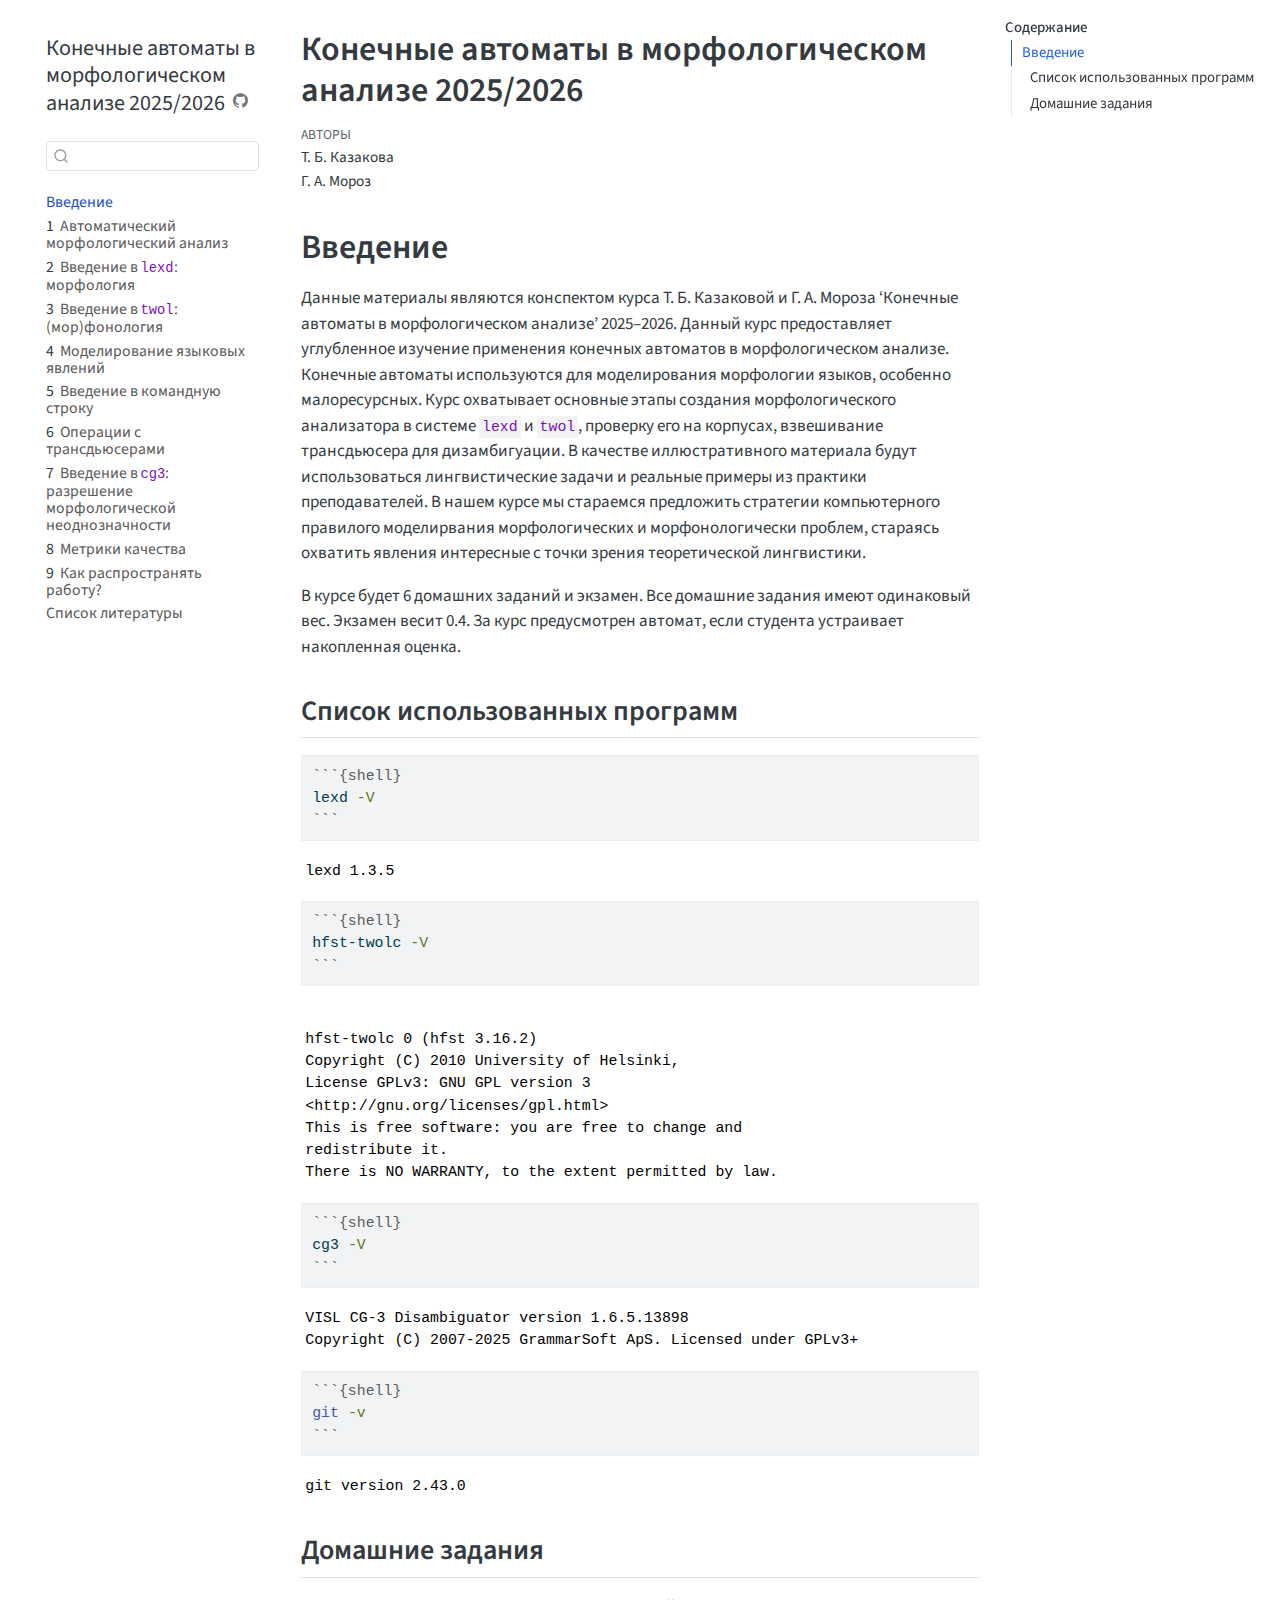
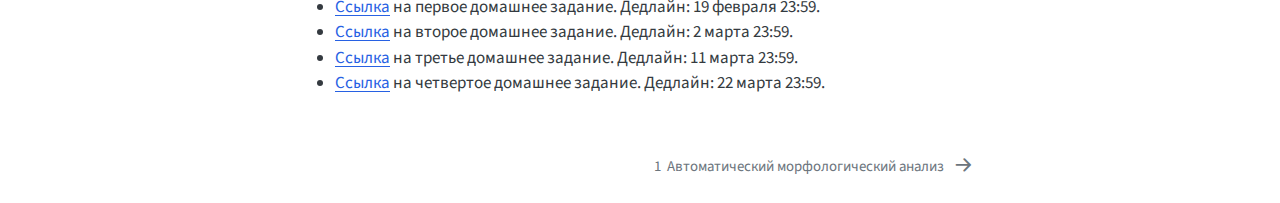
<file: docs/index.html>
<!DOCTYPE html>
<html xmlns="http://www.w3.org/1999/xhtml" lang="ru" xml:lang="ru"><head>

<meta charset="utf-8">
<meta name="generator" content="quarto-1.9.29">

<meta name="viewport" content="width=device-width, initial-scale=1.0, user-scalable=yes">

<meta name="author" content="Т. Б. Казакова">
<meta name="author" content="Г. А. Мороз">

<title>Конечные автоматы в морфологическом анализе 2025/2026</title>
<style>
/* Default styles provided by pandoc.
** See https://pandoc.org/MANUAL.html#variables-for-html for config info.
*/
code{white-space: pre-wrap;}
span.smallcaps{font-variant: small-caps;}
div.columns{display: flex; gap: min(4vw, 1.5em);}
div.column{flex: auto; overflow-x: auto;}
div.hanging-indent{margin-left: 1.5em; text-indent: -1.5em;}
ul.task-list{list-style: none;}
ul.task-list li input[type="checkbox"] {
  width: 0.8em;
  margin: 0 0.8em 0.2em -1em; /* quarto-specific, see https://github.com/quarto-dev/quarto-cli/issues/4556 */ 
  vertical-align: middle;
}
/* CSS for syntax highlighting */
html { -webkit-text-size-adjust: 100%; }
pre > code.sourceCode { white-space: pre; position: relative; }
pre > code.sourceCode > span { display: inline-block; line-height: 1.25; }
pre > code.sourceCode > span:empty { height: 1.2em; }
.sourceCode { overflow: visible; }
code.sourceCode > span { color: inherit; text-decoration: inherit; }
div.sourceCode { margin: 1em 0; }
pre.sourceCode { margin: 0; }
@media screen {
div.sourceCode { overflow: auto; }
}
@media print {
pre > code.sourceCode { white-space: pre-wrap; }
pre > code.sourceCode > span { text-indent: -5em; padding-left: 5em; }
}
pre.numberSource code
  { counter-reset: source-line 0; }
pre.numberSource code > span
  { position: relative; left: -4em; counter-increment: source-line; }
pre.numberSource code > span > a:first-child::before
  { content: counter(source-line);
    position: relative; left: -1em; text-align: right; vertical-align: baseline;
    border: none; display: inline-block;
    -webkit-touch-callout: none; -webkit-user-select: none;
    -khtml-user-select: none; -moz-user-select: none;
    -ms-user-select: none; user-select: none;
    padding: 0 4px; width: 4em;
  }
pre.numberSource { margin-left: 3em;  padding-left: 4px; }
div.sourceCode
  {   }
@media screen {
pre > code.sourceCode > span > a:first-child::before { text-decoration: underline; }
}
</style>


<script src="site_libs/quarto-nav/quarto-nav.js"></script>
<script src="site_libs/quarto-nav/headroom.min.js"></script>
<script src="site_libs/clipboard/clipboard.min.js"></script>
<script src="site_libs/quarto-search/autocomplete.umd.js"></script>
<script src="site_libs/quarto-search/fuse.min.js"></script>
<script src="site_libs/quarto-search/quarto-search.js"></script>
<meta name="quarto:offset" content="./">
<link href="./01_introduction_to_transducers.html" rel="next">
<script src="site_libs/quarto-html/quarto.js" type="module"></script>
<script src="site_libs/quarto-html/tabsets/tabsets.js" type="module"></script>
<script src="site_libs/quarto-html/popper.min.js"></script>
<script src="site_libs/quarto-html/tippy.umd.min.js"></script>
<script src="site_libs/quarto-html/anchor.min.js"></script>
<link href="site_libs/quarto-html/tippy.css" rel="stylesheet">
<link href="site_libs/quarto-html/quarto-syntax-highlighting-dfa48a90d809c806c7ea2d5aecd9fc66.css" rel="stylesheet" id="quarto-text-highlighting-styles">
<script src="site_libs/bootstrap/bootstrap.min.js"></script>
<link href="site_libs/bootstrap/bootstrap-icons.css" rel="stylesheet">
<link href="site_libs/bootstrap/bootstrap-e4126f28d09bb98c44dfaf6ac6787a95.min.css" rel="stylesheet" append-hash="true" id="quarto-bootstrap" data-mode="light">
<script id="quarto-search-options" type="application/json">{
  "location": "sidebar",
  "copy-button": false,
  "collapse-after": 3,
  "panel-placement": "start",
  "type": "textbox",
  "limit": 50,
  "keyboard-shortcut": [
    "f",
    "/",
    "s"
  ],
  "show-item-context": false,
  "language": {
    "search-no-results-text": "Поиск не дал результатов",
    "search-matching-documents-text": "Результаты поиска",
    "search-copy-link-title": "Скопировать ссылку",
    "search-hide-matches-text": "Скрыть дополнительные результаты",
    "search-more-match-text": "дополнительный результат в этом документе",
    "search-more-matches-text": "дополнительных результата(-ов) в этом документе",
    "search-clear-button-title": "Очистить",
    "search-text-placeholder": "",
    "search-detached-cancel-button-title": "Отменить",
    "search-submit-button-title": "Найти",
    "search-label": "Поиск"
  }
}</script>


<link rel="stylesheet" href="styles.css">
</head>

<body class="nav-sidebar floating quarto-light">

<div id="quarto-search-results"></div>
  <header id="quarto-header" class="headroom fixed-top">
  <nav class="quarto-secondary-nav">
    <div class="container-fluid d-flex">
      <button type="button" class="quarto-btn-toggle btn" data-bs-toggle="collapse" role="button" data-bs-target=".quarto-sidebar-collapse-item" aria-controls="quarto-sidebar" aria-expanded="false" aria-label="Переключить боковую панель навигации" onclick="if (window.quartoToggleHeadroom) { window.quartoToggleHeadroom(); }">
        <i class="bi bi-layout-text-sidebar-reverse"></i>
      </button>
        <nav class="quarto-page-breadcrumbs" aria-label="breadcrumb"><ol class="breadcrumb"><li class="breadcrumb-item"><a href="./index.html">Введение</a></li></ol></nav>
        <a class="flex-grow-1" role="navigation" data-bs-toggle="collapse" data-bs-target=".quarto-sidebar-collapse-item" aria-controls="quarto-sidebar" aria-expanded="false" aria-label="Переключить боковую панель навигации" onclick="if (window.quartoToggleHeadroom) { window.quartoToggleHeadroom(); }">      
        </a>
      <button type="button" class="btn quarto-search-button" aria-label="Поиск" onclick="window.quartoOpenSearch();">
        <i class="bi bi-search"></i>
      </button>
    </div>
  </nav>
</header>
<!-- content -->
<div id="quarto-content" class="quarto-container page-columns page-rows-contents page-layout-full">
<!-- sidebar -->
  <nav id="quarto-sidebar" class="sidebar collapse collapse-horizontal quarto-sidebar-collapse-item sidebar-navigation floating overflow-auto">
    <div class="pt-lg-2 mt-2 text-left sidebar-header">
    <div class="sidebar-title mb-0 py-0">
      <a href="./">Конечные автоматы в морфологическом анализе 2025/2026</a> 
        <div class="sidebar-tools-main">
    <a href="https://github.com/agricolamz/2026_morphological_transducers/" title="Source Code" class="quarto-navigation-tool px-1" aria-label="Source Code"><i class="bi bi-github"></i></a>
</div>
    </div>
      </div>
        <div class="mt-2 flex-shrink-0 align-items-center">
        <div class="sidebar-search">
        <div id="quarto-search" class="" title="Поиск"></div>
        </div>
        </div>
    <div class="sidebar-menu-container"> 
    <ul class="list-unstyled mt-1">
        <li class="sidebar-item">
  <div class="sidebar-item-container"> 
  <a href="./index.html" class="sidebar-item-text sidebar-link active">
 <span class="menu-text">Введение</span></a>
  </div>
</li>
        <li class="sidebar-item">
  <div class="sidebar-item-container"> 
  <a href="./01_introduction_to_transducers.html" class="sidebar-item-text sidebar-link">
 <span class="menu-text"><span class="chapter-number">1</span>&nbsp; <span class="chapter-title">Автоматический морфологический анализ</span></span></a>
  </div>
</li>
        <li class="sidebar-item">
  <div class="sidebar-item-container"> 
  <a href="./02_introduction_to_lexd.html" class="sidebar-item-text sidebar-link">
 <span class="menu-text"><span class="chapter-number">2</span>&nbsp; <span class="chapter-title">Введение в <code>lexd</code>: морфология</span></span></a>
  </div>
</li>
        <li class="sidebar-item">
  <div class="sidebar-item-container"> 
  <a href="./03_phonological_rules.html" class="sidebar-item-text sidebar-link">
 <span class="menu-text"><span class="chapter-number">3</span>&nbsp; <span class="chapter-title">Введение в <code>twol</code>: (мор)фонология</span></span></a>
  </div>
</li>
        <li class="sidebar-item">
  <div class="sidebar-item-container"> 
  <a href="./04_language_tasks.html" class="sidebar-item-text sidebar-link">
 <span class="menu-text"><span class="chapter-number">4</span>&nbsp; <span class="chapter-title">Моделирование языковых явлений</span></span></a>
  </div>
</li>
        <li class="sidebar-item">
  <div class="sidebar-item-container"> 
  <a href="./05_technical_class.html" class="sidebar-item-text sidebar-link">
 <span class="menu-text"><span class="chapter-number">5</span>&nbsp; <span class="chapter-title">Введение в командную строку</span></span></a>
  </div>
</li>
        <li class="sidebar-item">
  <div class="sidebar-item-container"> 
  <a href="./06_transducer_manipulation.html" class="sidebar-item-text sidebar-link">
 <span class="menu-text"><span class="chapter-number">6</span>&nbsp; <span class="chapter-title">Операции с трансдьюсерами</span></span></a>
  </div>
</li>
        <li class="sidebar-item">
  <div class="sidebar-item-container"> 
  <a href="./07_disambiguation.html" class="sidebar-item-text sidebar-link">
 <span class="menu-text"><span class="chapter-number">7</span>&nbsp; <span class="chapter-title">Введение в <code>cg3</code>: разрешение морфологической неоднозначности</span></span></a>
  </div>
</li>
        <li class="sidebar-item">
  <div class="sidebar-item-container"> 
  <a href="./08_coverage.html" class="sidebar-item-text sidebar-link">
 <span class="menu-text"><span class="chapter-number">8</span>&nbsp; <span class="chapter-title">Метрики качества</span></span></a>
  </div>
</li>
        <li class="sidebar-item">
  <div class="sidebar-item-container"> 
  <a href="./09_hygiene.html" class="sidebar-item-text sidebar-link">
 <span class="menu-text"><span class="chapter-number">9</span>&nbsp; <span class="chapter-title">Как распространять работу?</span></span></a>
  </div>
</li>
        <li class="sidebar-item">
  <div class="sidebar-item-container"> 
  <a href="./references.html" class="sidebar-item-text sidebar-link">
 <span class="menu-text">Список литературы</span></a>
  </div>
</li>
    </ul>
    </div>
</nav>
<div id="quarto-sidebar-glass" class="quarto-sidebar-collapse-item" data-bs-toggle="collapse" data-bs-target=".quarto-sidebar-collapse-item"></div>
<!-- margin-sidebar -->
    <div id="quarto-margin-sidebar" class="sidebar margin-sidebar">
        <nav id="TOC" role="doc-toc" class="toc-active">
    <h2 id="toc-title">Содержание</h2>
   
  <ul>
  <li><a href="#введение" id="toc-введение" class="nav-link active" data-scroll-target="#введение">Введение</a>
  <ul class="collapse">
  <li><a href="#список-использованных-программ" id="toc-список-использованных-программ" class="nav-link" data-scroll-target="#список-использованных-программ">Список использованных программ</a></li>
  <li><a href="#домашние-задания" id="toc-домашние-задания" class="nav-link" data-scroll-target="#домашние-задания">Домашние задания</a></li>
  </ul></li>
  </ul>
</nav>
    </div>
<!-- main -->
<main class="content column-body" id="quarto-document-content">

<header id="title-block-header" class="quarto-title-block default">
<div class="quarto-title">
<h1 class="title">Конечные автоматы в морфологическом анализе 2025/2026</h1>
</div>



<div class="quarto-title-meta column-body">

    <div>
    <div class="quarto-title-meta-heading">Авторы</div>
    <div class="quarto-title-meta-contents">
             <p>Т. Б. Казакова </p>
             <p>Г. А. Мороз </p>
          </div>
  </div>
    
  
    
  </div>
  


</header>


<section id="введение" class="level1 unnumbered">
<h1 class="unnumbered">Введение</h1>
<p>Данные материалы являются конспектом курса Т. Б. Казаковой и Г. А. Мороза ‘Конечные автоматы в морфологическом анализе’ 2025–2026. Данный курс предоставляет углубленное изучение применения конечных автоматов в морфологическом анализе. Конечные автоматы используются для моделирования морфологии языков, особенно малоресурсных. Курс охватывает основные этапы создания морфологического анализатора в системе <code>lexd</code> и <code>twol</code>, проверку его на корпусах, взвешивание трансдьюсера для дизамбигуации. В качестве иллюстративного материала будут использоваться лингвистические задачи и реальные примеры из практики преподавателей. В нашем курсе мы стараемся предложить стратегии компьютерного правилого моделирвания морфологических и морфонологически проблем, стараясь охватить явления интересные с точки зрения теоретической лингвистики.</p>
<p>В курсе будет 6 домашних заданий и экзамен. Все домашние задания имеют одинаковый вес. Экзамен весит 0.4. За курс предусмотрен автомат, если студента устраивает накопленная оценка.</p>
<section id="список-использованных-программ" class="level2 unnumbered">
<h2 class="unnumbered anchored" data-anchor-id="список-использованных-программ">Список использованных программ</h2>
<div class="code-copy-outer-scaffold"><div class="sourceCode" id="cb1"><pre class="sourceCode markdown code-with-copy"><code class="sourceCode markdown"><span id="cb1-1"><a href="#cb1-1" aria-hidden="true" tabindex="-1"></a><span class="in">```{shell}</span></span>
<span id="cb1-2"><a href="#cb1-2" aria-hidden="true" tabindex="-1"></a><span class="ex">lexd</span> <span class="at">-V</span></span>
<span id="cb1-3"><a href="#cb1-3" aria-hidden="true" tabindex="-1"></a><span class="in">```</span></span></code></pre></div><button title="Скопировать текст" class="code-copy-button"><i class="bi"></i></button></div>
<div id="9dd6ecb1" class="cell" data-execution_count="1">
<div class="cell-output cell-output-stdout">
<pre><code>lexd 1.3.5</code></pre>
</div>
</div>
<div class="code-copy-outer-scaffold"><div class="sourceCode" id="cb3"><pre class="sourceCode markdown code-with-copy"><code class="sourceCode markdown"><span id="cb3-1"><a href="#cb3-1" aria-hidden="true" tabindex="-1"></a><span class="in">```{shell}</span></span>
<span id="cb3-2"><a href="#cb3-2" aria-hidden="true" tabindex="-1"></a><span class="ex">hfst-twolc</span> <span class="at">-V</span></span>
<span id="cb3-3"><a href="#cb3-3" aria-hidden="true" tabindex="-1"></a><span class="in">```</span></span></code></pre></div><button title="Скопировать текст" class="code-copy-button"><i class="bi"></i></button></div>
<div id="9be44b83" class="cell" data-execution_count="2">
<div class="cell-output cell-output-stdout">
<pre><code>
hfst-twolc 0 (hfst 3.16.2)
Copyright (C) 2010 University of Helsinki,
License GPLv3: GNU GPL version 3 
&lt;http://gnu.org/licenses/gpl.html&gt;
This is free software: you are free to change and 
redistribute it.
There is NO WARRANTY, to the extent permitted by law.
</code></pre>
</div>
</div>
<div class="code-copy-outer-scaffold"><div class="sourceCode" id="cb5"><pre class="sourceCode markdown code-with-copy"><code class="sourceCode markdown"><span id="cb5-1"><a href="#cb5-1" aria-hidden="true" tabindex="-1"></a><span class="in">```{shell}</span></span>
<span id="cb5-2"><a href="#cb5-2" aria-hidden="true" tabindex="-1"></a><span class="ex">cg3</span> <span class="at">-V</span></span>
<span id="cb5-3"><a href="#cb5-3" aria-hidden="true" tabindex="-1"></a><span class="in">```</span></span></code></pre></div><button title="Скопировать текст" class="code-copy-button"><i class="bi"></i></button></div>
<div id="03355868" class="cell" data-execution_count="3">
<div class="cell-output cell-output-stdout">
<pre><code>VISL CG-3 Disambiguator version 1.6.5.13898
Copyright (C) 2007-2025 GrammarSoft ApS. Licensed under GPLv3+</code></pre>
</div>
</div>
<div class="code-copy-outer-scaffold"><div class="sourceCode" id="cb7"><pre class="sourceCode markdown code-with-copy"><code class="sourceCode markdown"><span id="cb7-1"><a href="#cb7-1" aria-hidden="true" tabindex="-1"></a><span class="in">```{shell}</span></span>
<span id="cb7-2"><a href="#cb7-2" aria-hidden="true" tabindex="-1"></a><span class="fu">git</span> <span class="at">-v</span></span>
<span id="cb7-3"><a href="#cb7-3" aria-hidden="true" tabindex="-1"></a><span class="in">```</span></span></code></pre></div><button title="Скопировать текст" class="code-copy-button"><i class="bi"></i></button></div>
<div id="429c774a" class="cell" data-execution_count="4">
<div class="cell-output cell-output-stdout">
<pre><code>git version 2.43.0</code></pre>
</div>
</div>
</section>
<section id="домашние-задания" class="level2">
<h2 class="anchored" data-anchor-id="домашние-задания">Домашние задания</h2>
<ul>
<li><a href="https://classroom.github.com/a/zm8t9KNH">Ссылка</a> на первое домашнее задание. Дедлайн: 19 февраля 23:59.</li>
<li><a href="https://classroom.github.com/a/dSYb8rrJ">Ссылка</a> на второе домашнее задание. Дедлайн: 2 марта 23:59.</li>
<li><a href="https://classroom.github.com/a/sZTBFRh_">Ссылка</a> на третье домашнее задание. Дедлайн: 11 марта 23:59.</li>
<li><a href="https://classroom.github.com/a/_IhY-Tbw">Ссылка</a> на четвертое домашнее задание. Дедлайн: 22 марта 23:59.</li>
</ul>


</section>
</section>

</main> <!-- /main -->
<script id="quarto-html-after-body" type="application/javascript">
  window.document.addEventListener("DOMContentLoaded", function (event) {
    const icon = "";
    const anchorJS = new window.AnchorJS();
    anchorJS.options = {
      placement: 'right',
      icon: icon
    };
    anchorJS.add('.anchored');
    const isCodeAnnotation = (el) => {
      for (const clz of el.classList) {
        if (clz.startsWith('code-annotation-')) {                     
          return true;
        }
      }
      return false;
    }
    const onCopySuccess = function(e) {
      // button target
      const button = e.trigger;
      // don't keep focus
      button.blur();
      // flash "checked"
      button.classList.add('code-copy-button-checked');
      var currentTitle = button.getAttribute("title");
      button.setAttribute("title", "Скопировано");
      let tooltip;
      if (window.bootstrap) {
        button.setAttribute("data-bs-toggle", "tooltip");
        button.setAttribute("data-bs-placement", "left");
        button.setAttribute("data-bs-title", "Скопировано");
        tooltip = new bootstrap.Tooltip(button, 
          { trigger: "manual", 
            customClass: "code-copy-button-tooltip",
            offset: [0, -8]});
        tooltip.show();    
      }
      setTimeout(function() {
        if (tooltip) {
          tooltip.hide();
          button.removeAttribute("data-bs-title");
          button.removeAttribute("data-bs-toggle");
          button.removeAttribute("data-bs-placement");
        }
        button.setAttribute("title", currentTitle);
        button.classList.remove('code-copy-button-checked');
      }, 1000);
      // clear code selection
      e.clearSelection();
    }
    const getTextToCopy = function(trigger) {
      const outerScaffold = trigger.parentElement.cloneNode(true);
      const codeEl = outerScaffold.querySelector('code');
      for (const childEl of codeEl.children) {
        if (isCodeAnnotation(childEl)) {
          childEl.remove();
        }
      }
      return codeEl.innerText;
    }
    const clipboard = new window.ClipboardJS('.code-copy-button:not([data-in-quarto-modal])', {
      text: getTextToCopy
    });
    clipboard.on('success', onCopySuccess);
    if (window.document.getElementById('quarto-embedded-source-code-modal')) {
      const clipboardModal = new window.ClipboardJS('.code-copy-button[data-in-quarto-modal]', {
        text: getTextToCopy,
        container: window.document.getElementById('quarto-embedded-source-code-modal')
      });
      clipboardModal.on('success', onCopySuccess);
    }
      var localhostRegex = new RegExp(/^(?:http|https):\/\/localhost\:?[0-9]*\//);
      var mailtoRegex = new RegExp(/^mailto:/);
        var filterRegex = new RegExp('/' + window.location.host + '/');
      var isInternal = (href) => {
          return filterRegex.test(href) || localhostRegex.test(href) || mailtoRegex.test(href);
      }
      // Inspect non-navigation links and adorn them if external
     var links = window.document.querySelectorAll('a[href]:not(.nav-link):not(.navbar-brand):not(.toc-action):not(.sidebar-link):not(.sidebar-item-toggle):not(.pagination-link):not(.no-external):not([aria-hidden]):not(.dropdown-item):not(.quarto-navigation-tool):not(.about-link)');
      for (var i=0; i<links.length; i++) {
        const link = links[i];
        if (!isInternal(link.href)) {
          // undo the damage that might have been done by quarto-nav.js in the case of
          // links that we want to consider external
          if (link.dataset.originalHref !== undefined) {
            link.href = link.dataset.originalHref;
          }
        }
      }
    function tippyHover(el, contentFn, onTriggerFn, onUntriggerFn) {
      const config = {
        allowHTML: true,
        maxWidth: 500,
        delay: 100,
        arrow: false,
        appendTo: function(el) {
            return el.parentElement;
        },
        interactive: true,
        interactiveBorder: 10,
        theme: 'quarto',
        placement: 'bottom-start',
      };
      if (contentFn) {
        config.content = contentFn;
      }
      if (onTriggerFn) {
        config.onTrigger = onTriggerFn;
      }
      if (onUntriggerFn) {
        config.onUntrigger = onUntriggerFn;
      }
      window.tippy(el, config); 
    }
    const noterefs = window.document.querySelectorAll('a[role="doc-noteref"]');
    for (var i=0; i<noterefs.length; i++) {
      const ref = noterefs[i];
      tippyHover(ref, function() {
        // use id or data attribute instead here
        let href = ref.getAttribute('data-footnote-href') || ref.getAttribute('href');
        try { href = new URL(href).hash; } catch {}
        const id = href.replace(/^#\/?/, "");
        const note = window.document.getElementById(id);
        if (note) {
          return note.innerHTML;
        } else {
          return "";
        }
      });
    }
    const xrefs = window.document.querySelectorAll('a.quarto-xref');
    const processXRef = (id, note) => {
      // Strip column container classes
      const stripColumnClz = (el) => {
        el.classList.remove("page-full", "page-columns");
        if (el.children) {
          for (const child of el.children) {
            stripColumnClz(child);
          }
        }
      }
      stripColumnClz(note)
      if (id === null || id.startsWith('sec-')) {
        // Special case sections, only their first couple elements
        const container = document.createElement("div");
        if (note.children && note.children.length > 2) {
          container.appendChild(note.children[0].cloneNode(true));
          for (let i = 1; i < note.children.length; i++) {
            const child = note.children[i];
            if (child.tagName === "P" && child.innerText === "") {
              continue;
            } else {
              container.appendChild(child.cloneNode(true));
              break;
            }
          }
          if (window.Quarto?.typesetMath) {
            window.Quarto.typesetMath(container);
          }
          return container.innerHTML
        } else {
          if (window.Quarto?.typesetMath) {
            window.Quarto.typesetMath(note);
          }
          return note.innerHTML;
        }
      } else {
        // Remove any anchor links if they are present
        const anchorLink = note.querySelector('a.anchorjs-link');
        if (anchorLink) {
          anchorLink.remove();
        }
        if (window.Quarto?.typesetMath) {
          window.Quarto.typesetMath(note);
        }
        if (note.classList.contains("callout")) {
          return note.outerHTML;
        } else {
          return note.innerHTML;
        }
      }
    }
    for (var i=0; i<xrefs.length; i++) {
      const xref = xrefs[i];
      tippyHover(xref, undefined, function(instance) {
        instance.disable();
        let url = xref.getAttribute('href');
        let hash = undefined; 
        if (url.startsWith('#')) {
          hash = url;
        } else {
          try { hash = new URL(url).hash; } catch {}
        }
        if (hash) {
          const id = hash.replace(/^#\/?/, "");
          const note = window.document.getElementById(id);
          if (note !== null) {
            try {
              const html = processXRef(id, note.cloneNode(true));
              instance.setContent(html);
            } finally {
              instance.enable();
              instance.show();
            }
          } else {
            // See if we can fetch this
            fetch(url.split('#')[0])
            .then(res => res.text())
            .then(html => {
              const parser = new DOMParser();
              const htmlDoc = parser.parseFromString(html, "text/html");
              const note = htmlDoc.getElementById(id);
              if (note !== null) {
                const html = processXRef(id, note);
                instance.setContent(html);
              } 
            }).finally(() => {
              instance.enable();
              instance.show();
            });
          }
        } else {
          // See if we can fetch a full url (with no hash to target)
          // This is a special case and we should probably do some content thinning / targeting
          fetch(url)
          .then(res => res.text())
          .then(html => {
            const parser = new DOMParser();
            const htmlDoc = parser.parseFromString(html, "text/html");
            const note = htmlDoc.querySelector('main.content');
            if (note !== null) {
              // This should only happen for chapter cross references
              // (since there is no id in the URL)
              // remove the first header
              if (note.children.length > 0 && note.children[0].tagName === "HEADER") {
                note.children[0].remove();
              }
              const html = processXRef(null, note);
              instance.setContent(html);
            } 
          }).finally(() => {
            instance.enable();
            instance.show();
          });
        }
      }, function(instance) {
      });
    }
        let selectedAnnoteEl;
        const selectorForAnnotation = ( cell, annotation) => {
          let cellAttr = 'data-code-cell="' + cell + '"';
          let lineAttr = 'data-code-annotation="' +  annotation + '"';
          const selector = 'span[' + cellAttr + '][' + lineAttr + ']';
          return selector;
        }
        const selectCodeLines = (annoteEl) => {
          const doc = window.document;
          const targetCell = annoteEl.getAttribute("data-target-cell");
          const targetAnnotation = annoteEl.getAttribute("data-target-annotation");
          const annoteSpan = window.document.querySelector(selectorForAnnotation(targetCell, targetAnnotation));
          const lines = annoteSpan.getAttribute("data-code-lines").split(",");
          const lineIds = lines.map((line) => {
            return targetCell + "-" + line;
          })
          let top = null;
          let height = null;
          let parent = null;
          if (lineIds.length > 0) {
              //compute the position of the single el (top and bottom and make a div)
              const el = window.document.getElementById(lineIds[0]);
              top = el.offsetTop;
              height = el.offsetHeight;
              parent = el.parentElement.parentElement;
            if (lineIds.length > 1) {
              const lastEl = window.document.getElementById(lineIds[lineIds.length - 1]);
              const bottom = lastEl.offsetTop + lastEl.offsetHeight;
              height = bottom - top;
            }
            if (top !== null && height !== null && parent !== null) {
              // cook up a div (if necessary) and position it 
              let div = window.document.getElementById("code-annotation-line-highlight");
              if (div === null) {
                div = window.document.createElement("div");
                div.setAttribute("id", "code-annotation-line-highlight");
                div.style.position = 'absolute';
                parent.appendChild(div);
              }
              div.style.top = top - 2 + "px";
              div.style.height = height + 4 + "px";
              div.style.left = 0;
              let gutterDiv = window.document.getElementById("code-annotation-line-highlight-gutter");
              if (gutterDiv === null) {
                gutterDiv = window.document.createElement("div");
                gutterDiv.setAttribute("id", "code-annotation-line-highlight-gutter");
                gutterDiv.style.position = 'absolute';
                const codeCell = window.document.getElementById(targetCell);
                const gutter = codeCell.querySelector('.code-annotation-gutter');
                gutter.appendChild(gutterDiv);
              }
              gutterDiv.style.top = top - 2 + "px";
              gutterDiv.style.height = height + 4 + "px";
            }
            selectedAnnoteEl = annoteEl;
          }
        };
        const unselectCodeLines = () => {
          const elementsIds = ["code-annotation-line-highlight", "code-annotation-line-highlight-gutter"];
          elementsIds.forEach((elId) => {
            const div = window.document.getElementById(elId);
            if (div) {
              div.remove();
            }
          });
          selectedAnnoteEl = undefined;
        };
          // Handle positioning of the toggle
      window.addEventListener(
        "resize",
        throttle(() => {
          elRect = undefined;
          if (selectedAnnoteEl) {
            selectCodeLines(selectedAnnoteEl);
          }
        }, 10)
      );
      function throttle(fn, ms) {
      let throttle = false;
      let timer;
        return (...args) => {
          if(!throttle) { // first call gets through
              fn.apply(this, args);
              throttle = true;
          } else { // all the others get throttled
              if(timer) clearTimeout(timer); // cancel #2
              timer = setTimeout(() => {
                fn.apply(this, args);
                timer = throttle = false;
              }, ms);
          }
        };
      }
        // Attach click handler to the DT
        const annoteDls = window.document.querySelectorAll('dt[data-target-cell]');
        for (const annoteDlNode of annoteDls) {
          annoteDlNode.addEventListener('click', (event) => {
            const clickedEl = event.target;
            if (clickedEl !== selectedAnnoteEl) {
              unselectCodeLines();
              const activeEl = window.document.querySelector('dt[data-target-cell].code-annotation-active');
              if (activeEl) {
                activeEl.classList.remove('code-annotation-active');
              }
              selectCodeLines(clickedEl);
              clickedEl.classList.add('code-annotation-active');
            } else {
              // Unselect the line
              unselectCodeLines();
              clickedEl.classList.remove('code-annotation-active');
            }
          });
        }
    const findCites = (el) => {
      const parentEl = el.parentElement;
      if (parentEl) {
        const cites = parentEl.dataset.cites;
        if (cites) {
          return {
            el,
            cites: cites.split(' ')
          };
        } else {
          return findCites(el.parentElement)
        }
      } else {
        return undefined;
      }
    };
    var bibliorefs = window.document.querySelectorAll('a[role="doc-biblioref"]');
    for (var i=0; i<bibliorefs.length; i++) {
      const ref = bibliorefs[i];
      const citeInfo = findCites(ref);
      if (citeInfo) {
        tippyHover(citeInfo.el, function() {
          var popup = window.document.createElement('div');
          citeInfo.cites.forEach(function(cite) {
            var citeDiv = window.document.createElement('div');
            citeDiv.classList.add('hanging-indent');
            citeDiv.classList.add('csl-entry');
            var biblioDiv = window.document.getElementById('ref-' + cite);
            if (biblioDiv) {
              citeDiv.innerHTML = biblioDiv.innerHTML;
            }
            popup.appendChild(citeDiv);
          });
          return popup.innerHTML;
        });
      }
    }
  });
  </script>
<nav class="page-navigation column-body">
  <div class="nav-page nav-page-previous">
  </div>
  <div class="nav-page nav-page-next">
      <a href="./01_introduction_to_transducers.html" class="pagination-link" aria-label="Автоматический морфологический анализ">
        <span class="nav-page-text"><span class="chapter-number">1</span>&nbsp; <span class="chapter-title">Автоматический морфологический анализ</span></span> <i class="bi bi-arrow-right-short"></i>
      </a>
  </div>
</nav>
</div> <!-- /content -->




</body></html>
</file>
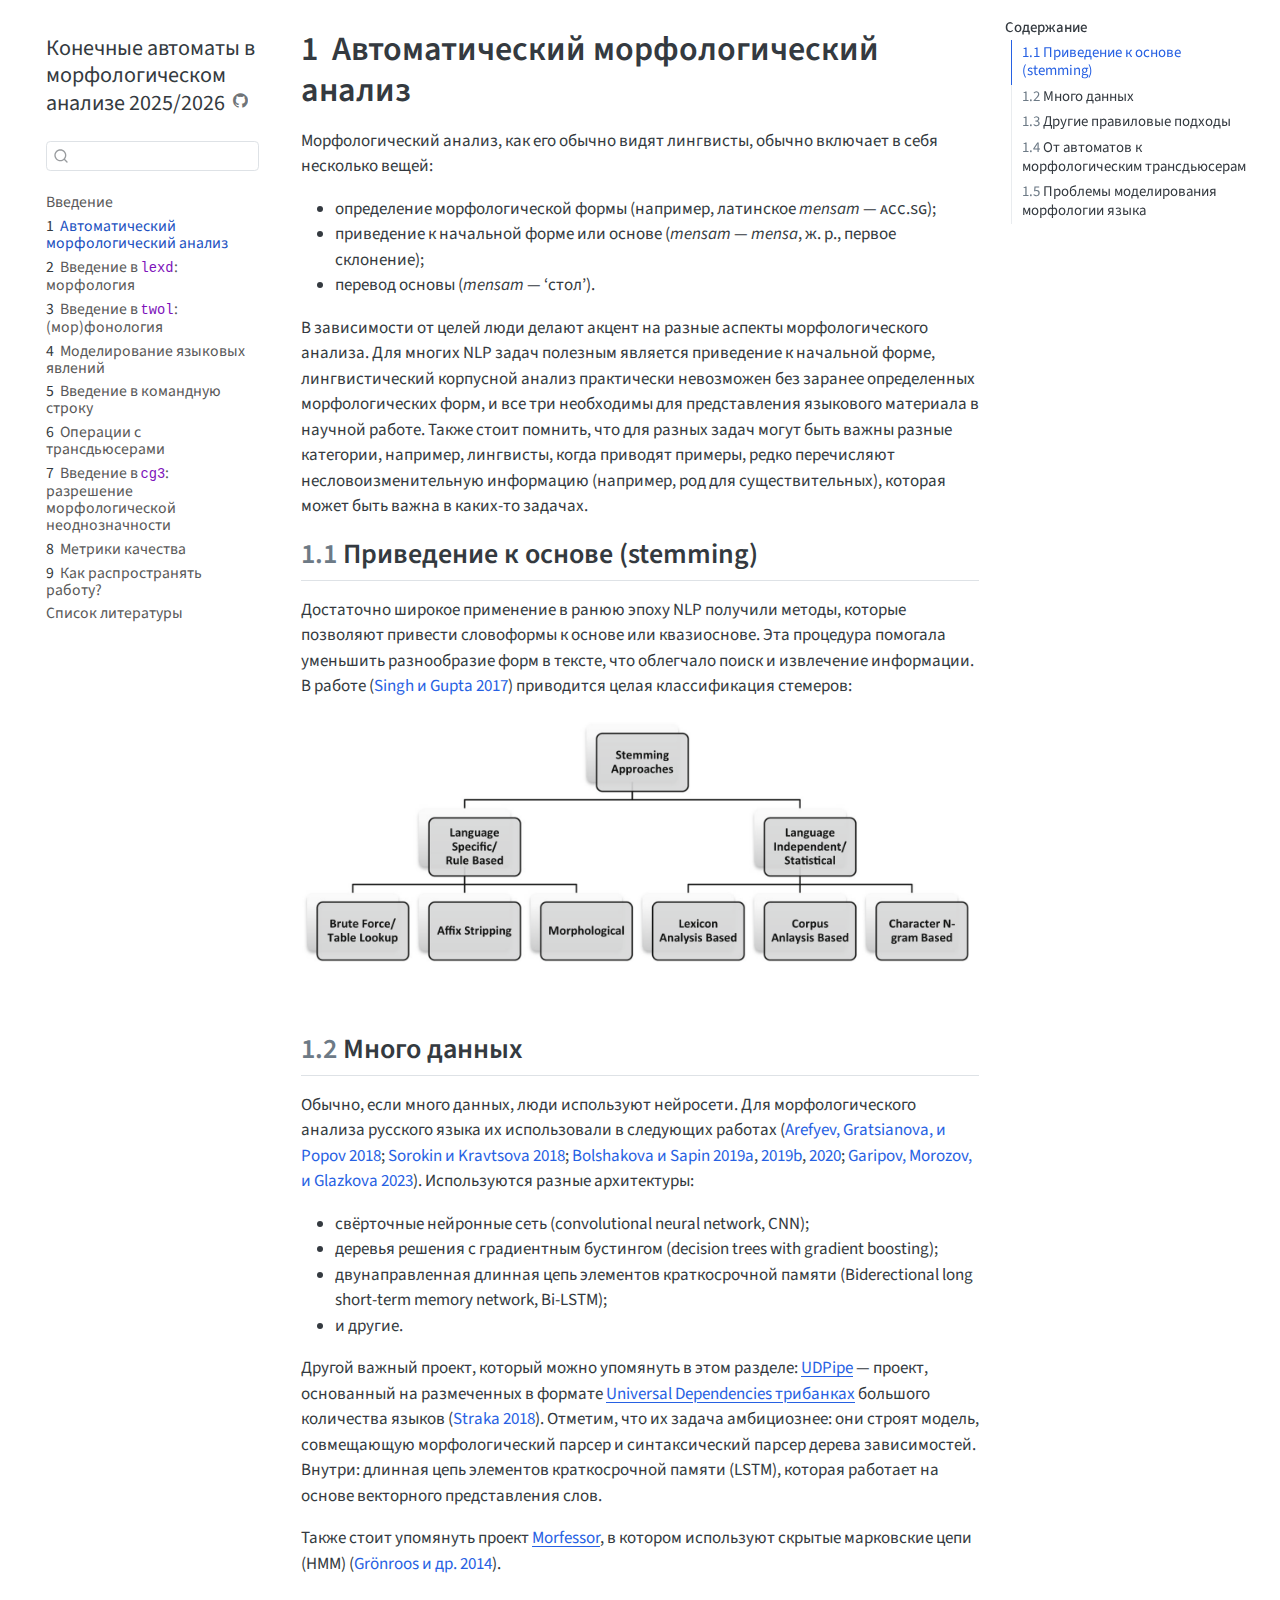
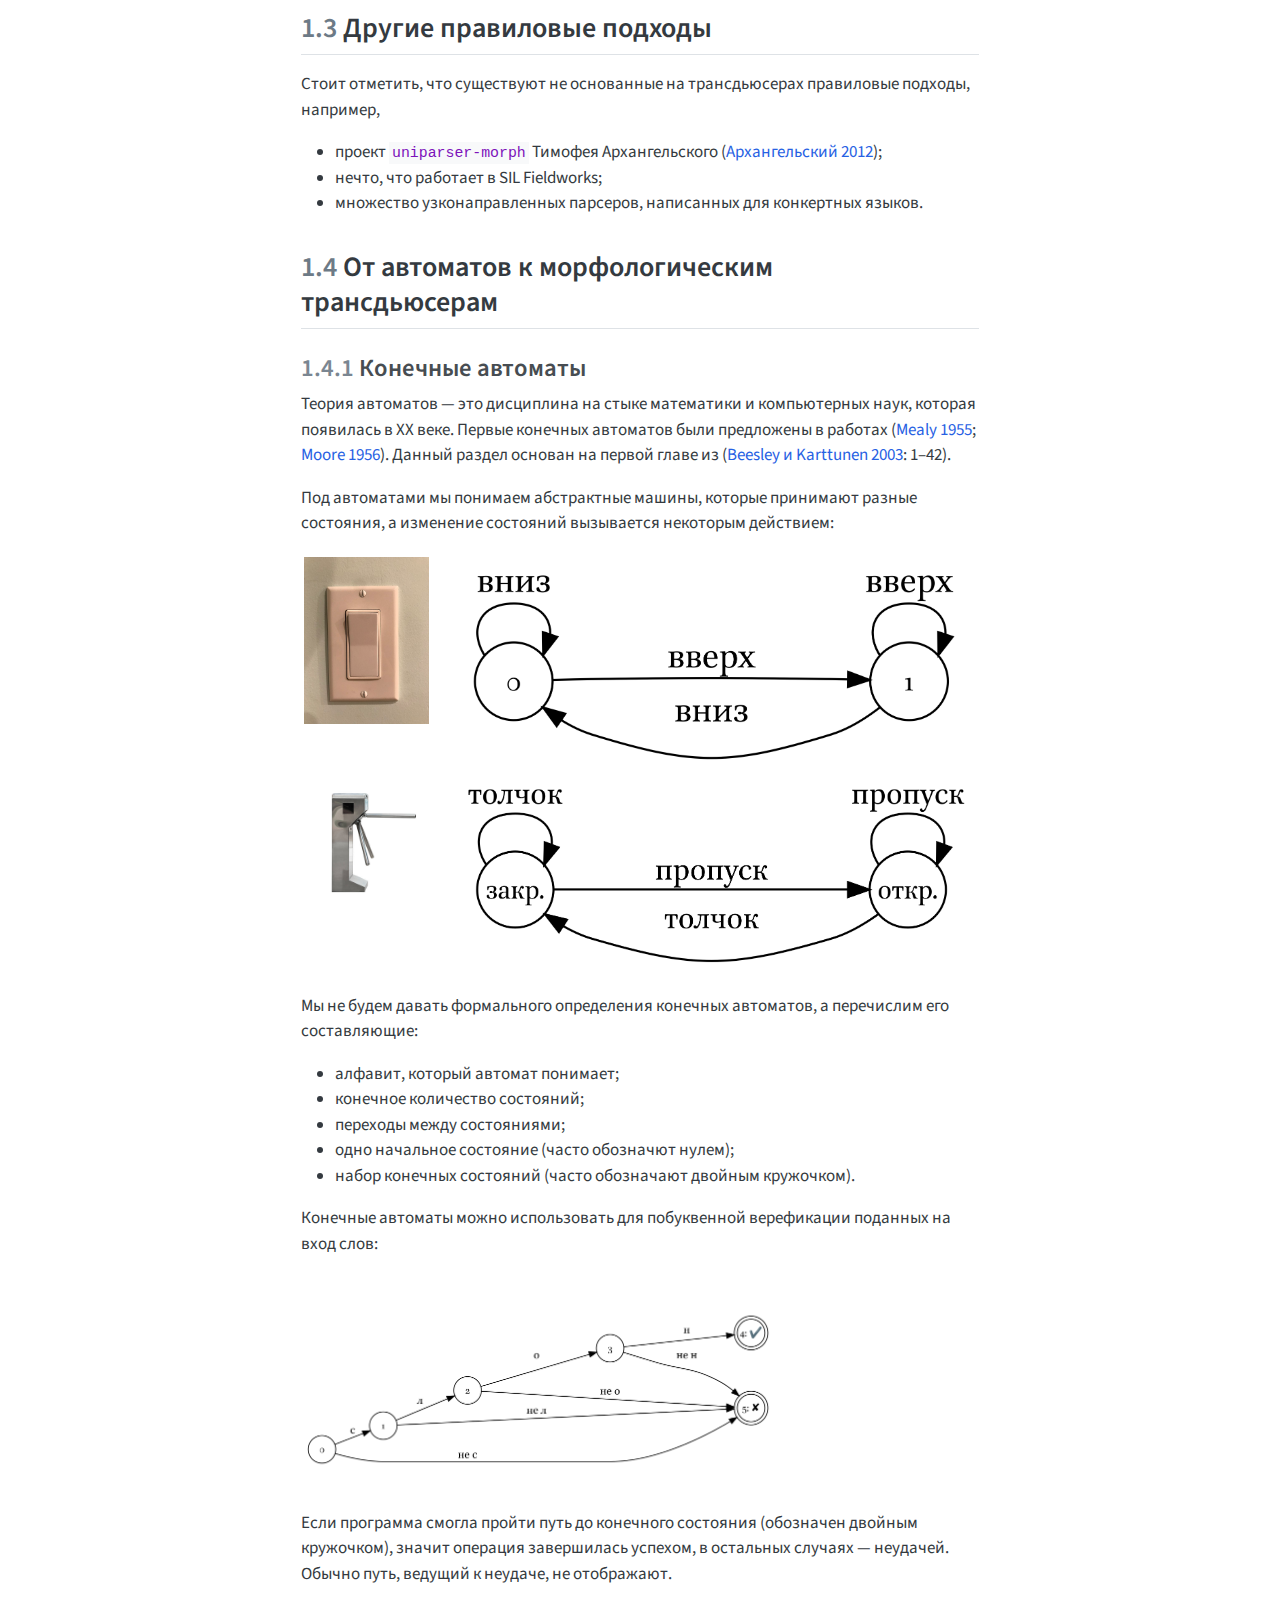
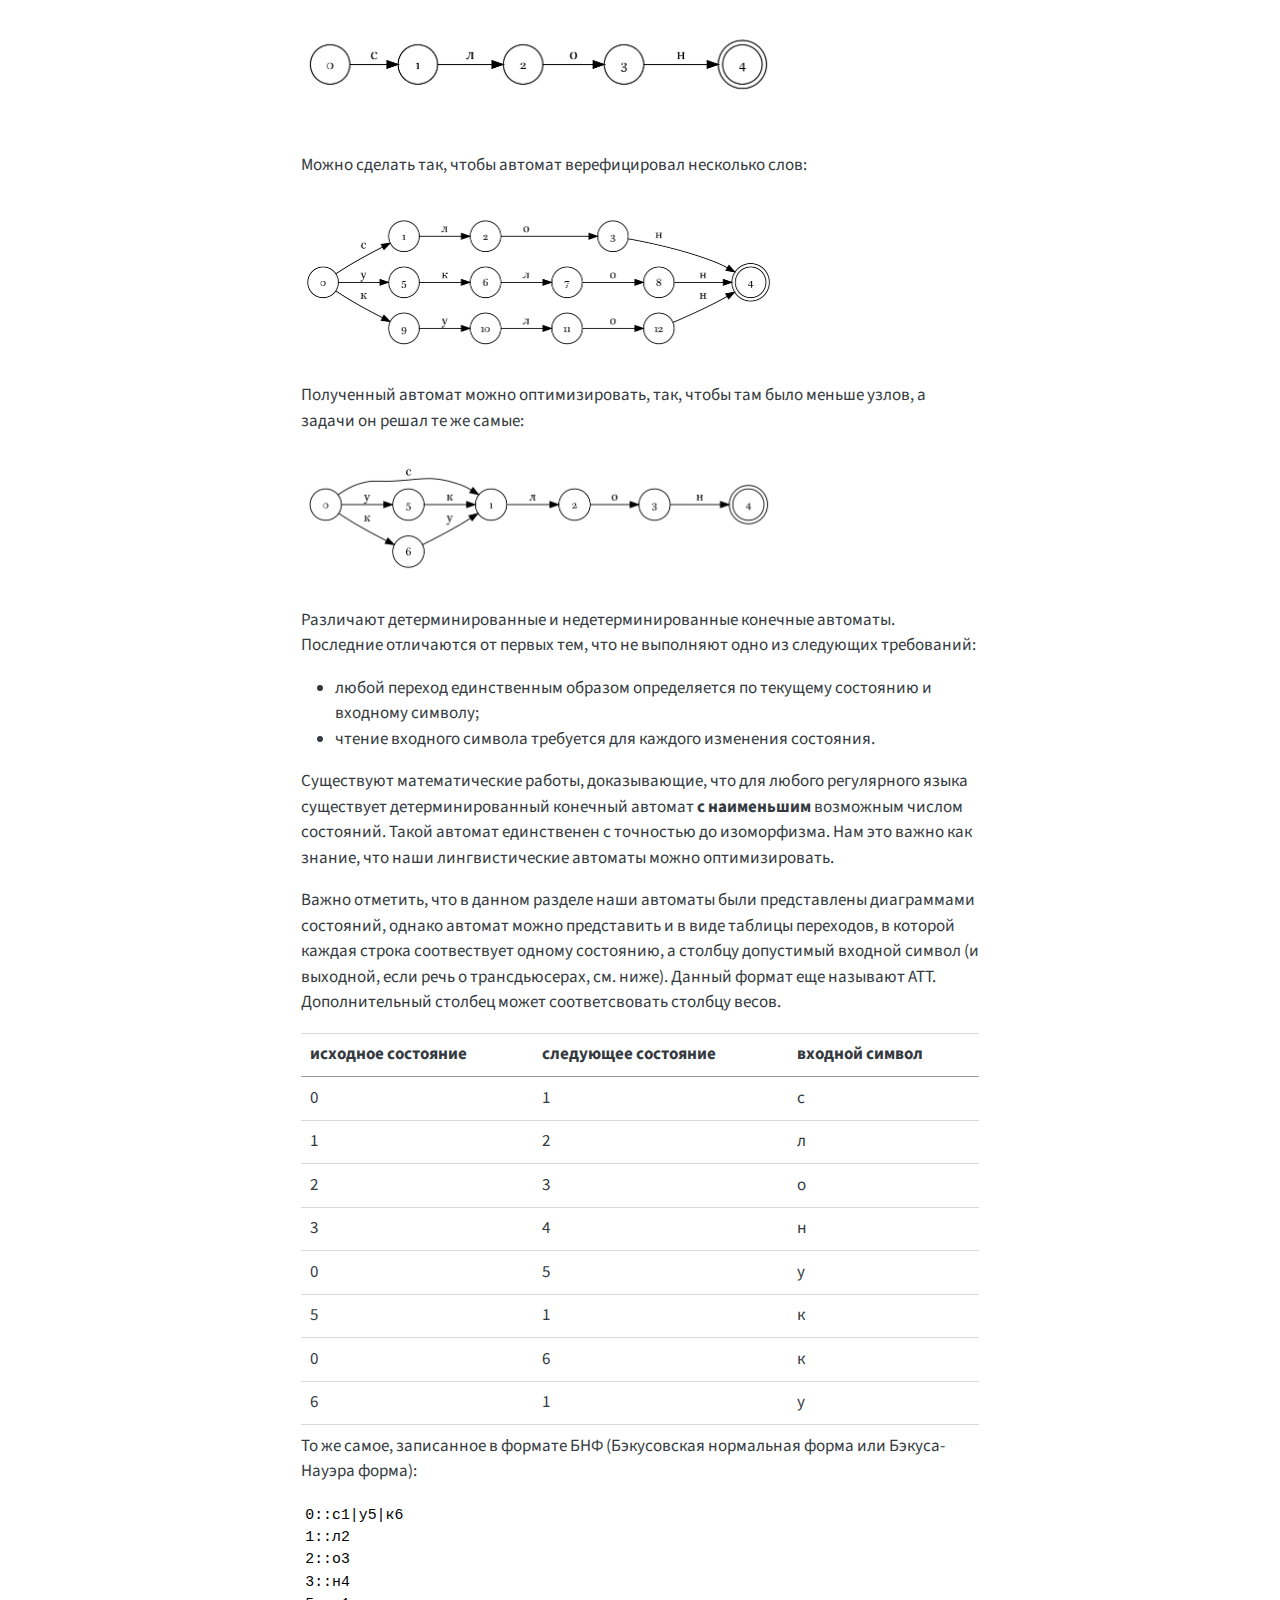
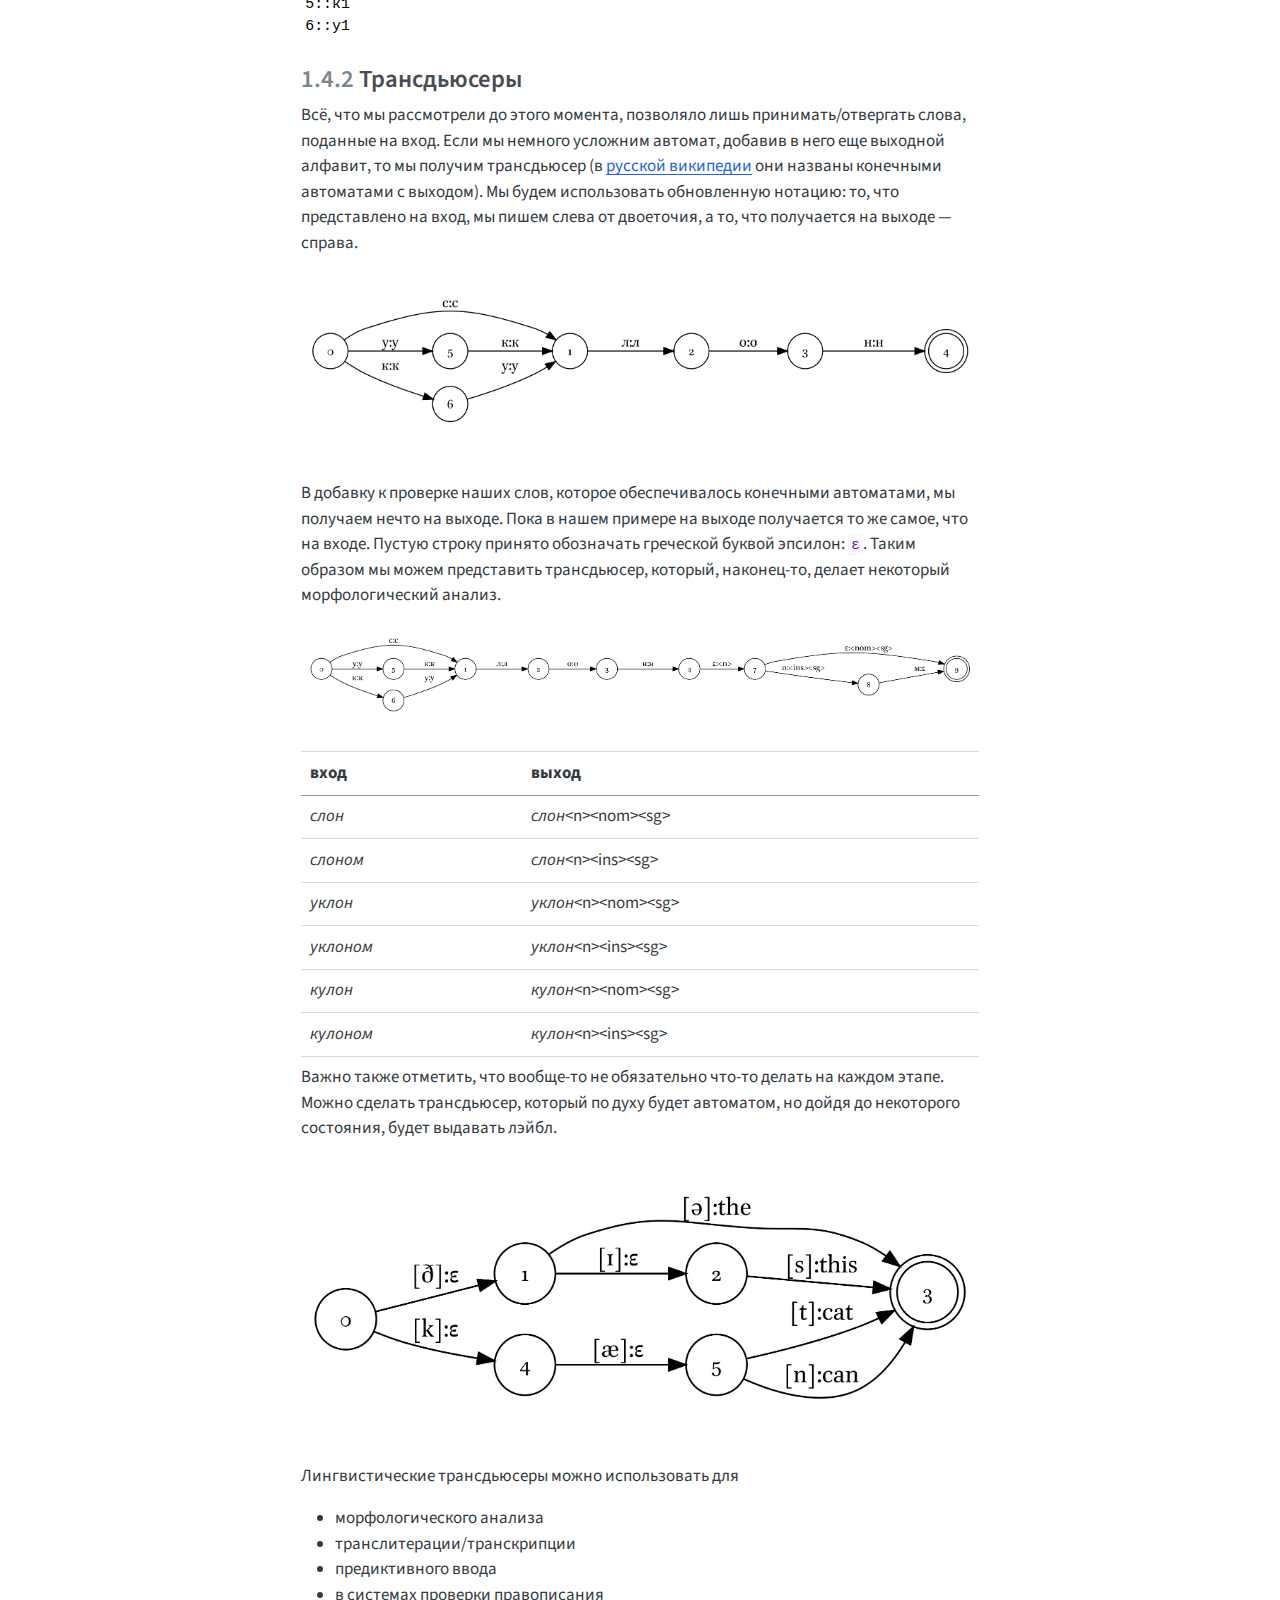
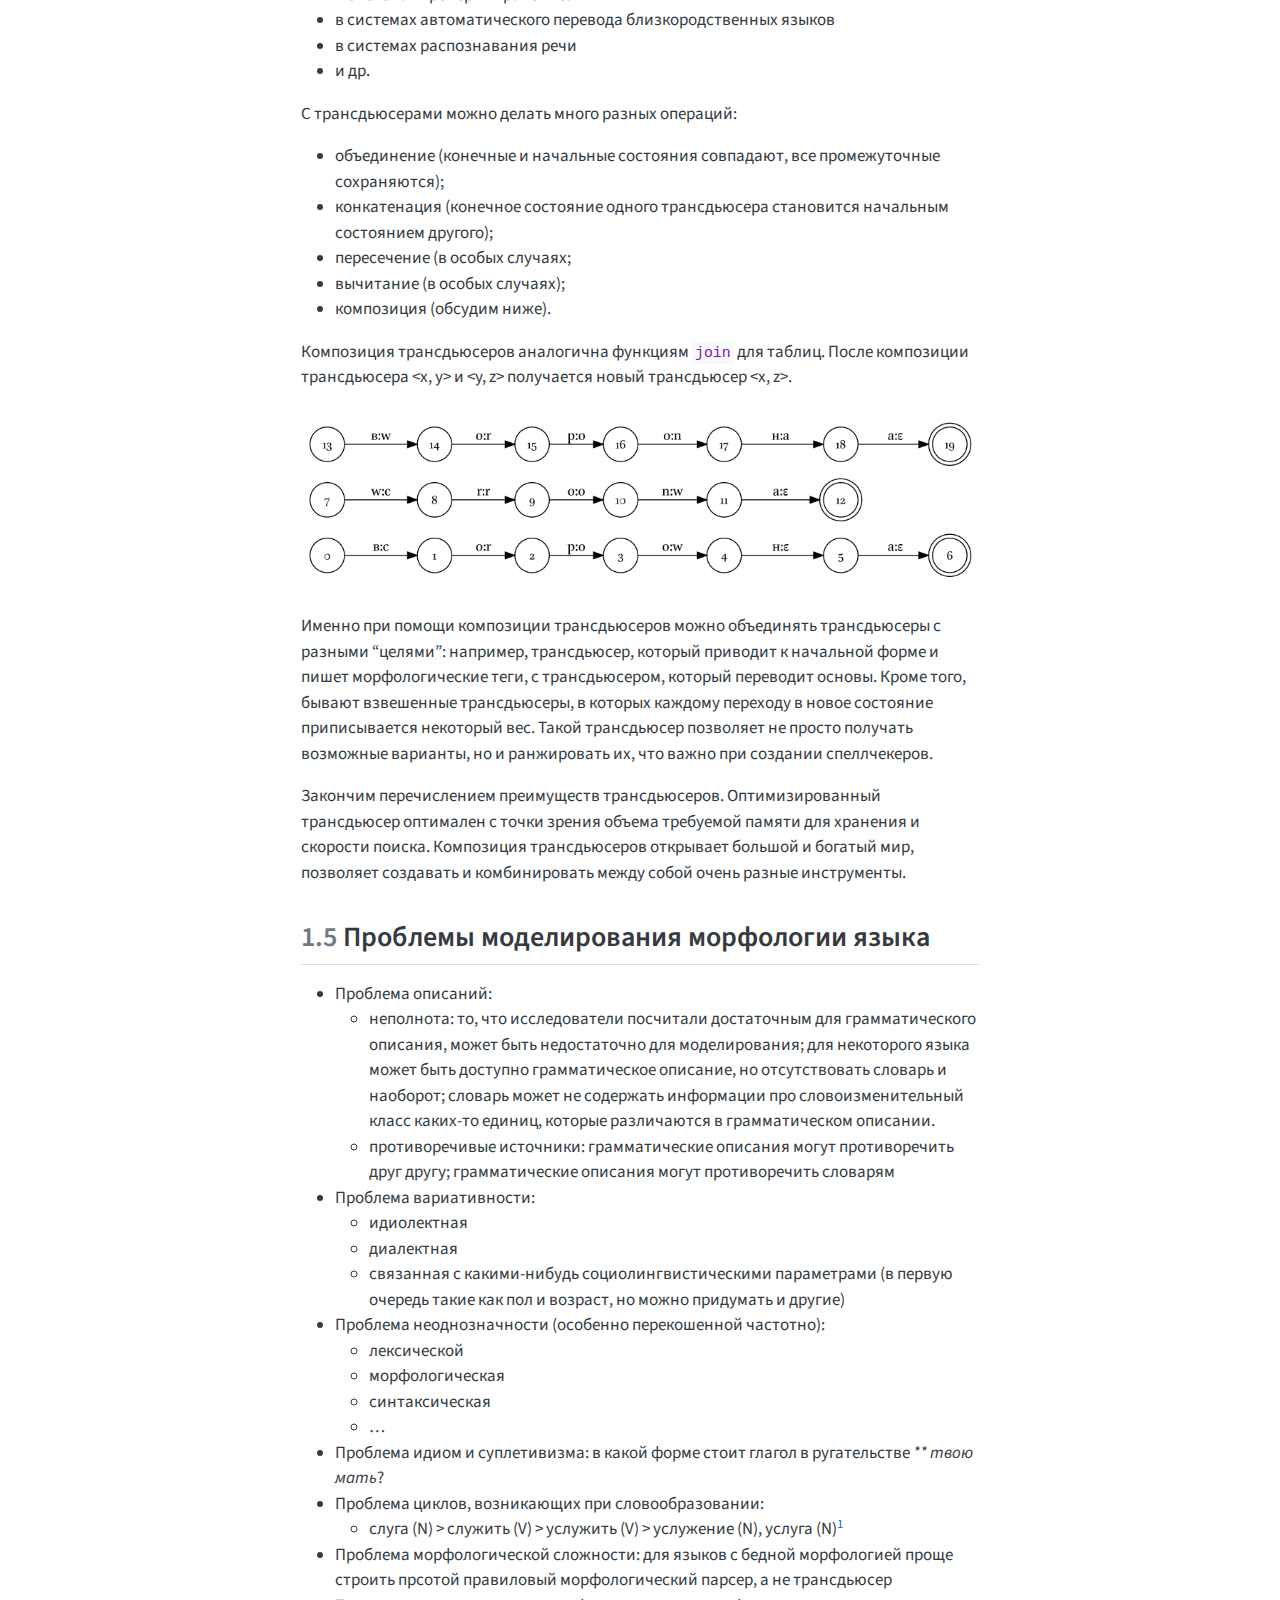
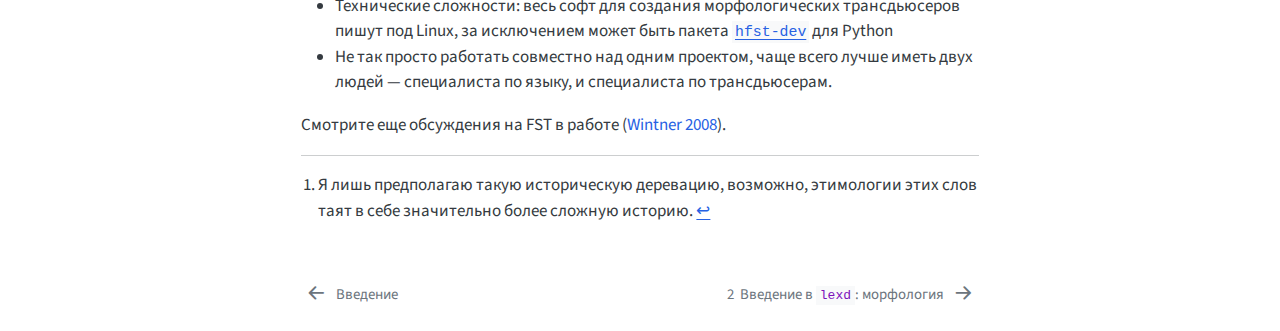
<file: docs/01_introduction_to_transducers.html>
<!DOCTYPE html>
<html xmlns="http://www.w3.org/1999/xhtml" lang="ru" xml:lang="ru"><head>

<meta charset="utf-8">
<meta name="generator" content="quarto-1.7.29">

<meta name="viewport" content="width=device-width, initial-scale=1.0, user-scalable=yes">


<title>1&nbsp; Автоматический морфологический анализ – Конечные автоматы в морфологическом анализе 2025/2026</title>
<style>
code{white-space: pre-wrap;}
span.smallcaps{font-variant: small-caps;}
div.columns{display: flex; gap: min(4vw, 1.5em);}
div.column{flex: auto; overflow-x: auto;}
div.hanging-indent{margin-left: 1.5em; text-indent: -1.5em;}
ul.task-list{list-style: none;}
ul.task-list li input[type="checkbox"] {
  width: 0.8em;
  margin: 0 0.8em 0.2em -1em; /* quarto-specific, see https://github.com/quarto-dev/quarto-cli/issues/4556 */ 
  vertical-align: middle;
}
/* CSS for citations */
div.csl-bib-body { }
div.csl-entry {
  clear: both;
  margin-bottom: 0em;
}
.hanging-indent div.csl-entry {
  margin-left:2em;
  text-indent:-2em;
}
div.csl-left-margin {
  min-width:2em;
  float:left;
}
div.csl-right-inline {
  margin-left:2em;
  padding-left:1em;
}
div.csl-indent {
  margin-left: 2em;
}</style>


<script src="site_libs/quarto-nav/quarto-nav.js"></script>
<script src="site_libs/quarto-nav/headroom.min.js"></script>
<script src="site_libs/clipboard/clipboard.min.js"></script>
<script src="site_libs/quarto-search/autocomplete.umd.js"></script>
<script src="site_libs/quarto-search/fuse.min.js"></script>
<script src="site_libs/quarto-search/quarto-search.js"></script>
<meta name="quarto:offset" content="./">
<link href="./02_introduction_to_lexd.html" rel="next">
<link href="./index.html" rel="prev">
<script src="site_libs/quarto-html/quarto.js" type="module"></script>
<script src="site_libs/quarto-html/tabsets/tabsets.js" type="module"></script>
<script src="site_libs/quarto-html/popper.min.js"></script>
<script src="site_libs/quarto-html/tippy.umd.min.js"></script>
<script src="site_libs/quarto-html/anchor.min.js"></script>
<link href="site_libs/quarto-html/tippy.css" rel="stylesheet">
<link href="site_libs/quarto-html/quarto-syntax-highlighting-0815c480559380816a4d1ea211a47e91.css" rel="stylesheet" id="quarto-text-highlighting-styles">
<script src="site_libs/bootstrap/bootstrap.min.js"></script>
<link href="site_libs/bootstrap/bootstrap-icons.css" rel="stylesheet">
<link href="site_libs/bootstrap/bootstrap-320ad5607646c56df2c4e55503b78b49.min.css" rel="stylesheet" append-hash="true" id="quarto-bootstrap" data-mode="light">
<script id="quarto-search-options" type="application/json">{
  "location": "sidebar",
  "copy-button": false,
  "collapse-after": 3,
  "panel-placement": "start",
  "type": "textbox",
  "limit": 50,
  "keyboard-shortcut": [
    "f",
    "/",
    "s"
  ],
  "show-item-context": false,
  "language": {
    "search-no-results-text": "Поиск не дал результатов",
    "search-matching-documents-text": "Результаты поиска",
    "search-copy-link-title": "Скопировать ссылку",
    "search-hide-matches-text": "Скрыть дополнительные результаты",
    "search-more-match-text": "дополнительный результат в этом документе",
    "search-more-matches-text": "дополнительных результата(-ов) в этом документе",
    "search-clear-button-title": "Очистить",
    "search-text-placeholder": "",
    "search-detached-cancel-button-title": "Отменить",
    "search-submit-button-title": "Найти",
    "search-label": "Поиск"
  }
}</script>
<link href="site_libs/pagedtable-1.1/css/pagedtable.css" rel="stylesheet">
<script src="site_libs/pagedtable-1.1/js/pagedtable.js"></script>


<link rel="stylesheet" href="styles.css">
</head>

<body class="nav-sidebar floating quarto-light">

<div id="quarto-search-results"></div>
  <header id="quarto-header" class="headroom fixed-top">
  <nav class="quarto-secondary-nav">
    <div class="container-fluid d-flex">
      <button type="button" class="quarto-btn-toggle btn" data-bs-toggle="collapse" role="button" data-bs-target=".quarto-sidebar-collapse-item" aria-controls="quarto-sidebar" aria-expanded="false" aria-label="Переключить боковую панель навигации" onclick="if (window.quartoToggleHeadroom) { window.quartoToggleHeadroom(); }">
        <i class="bi bi-layout-text-sidebar-reverse"></i>
      </button>
        <nav class="quarto-page-breadcrumbs" aria-label="breadcrumb"><ol class="breadcrumb"><li class="breadcrumb-item"><a href="./01_introduction_to_transducers.html"><span class="chapter-number">1</span>&nbsp; <span class="chapter-title">Автоматический морфологический анализ</span></a></li></ol></nav>
        <a class="flex-grow-1" role="navigation" data-bs-toggle="collapse" data-bs-target=".quarto-sidebar-collapse-item" aria-controls="quarto-sidebar" aria-expanded="false" aria-label="Переключить боковую панель навигации" onclick="if (window.quartoToggleHeadroom) { window.quartoToggleHeadroom(); }">      
        </a>
      <button type="button" class="btn quarto-search-button" aria-label="Поиск" onclick="window.quartoOpenSearch();">
        <i class="bi bi-search"></i>
      </button>
    </div>
  </nav>
</header>
<!-- content -->
<div id="quarto-content" class="quarto-container page-columns page-rows-contents page-layout-full">
<!-- sidebar -->
  <nav id="quarto-sidebar" class="sidebar collapse collapse-horizontal quarto-sidebar-collapse-item sidebar-navigation floating overflow-auto">
    <div class="pt-lg-2 mt-2 text-left sidebar-header">
    <div class="sidebar-title mb-0 py-0">
      <a href="./">Конечные автоматы в морфологическом анализе 2025/2026</a> 
        <div class="sidebar-tools-main">
    <a href="https://github.com/agricolamz/2026_morphological_transducers/" title="Source Code" class="quarto-navigation-tool px-1" aria-label="Source Code"><i class="bi bi-github"></i></a>
</div>
    </div>
      </div>
        <div class="mt-2 flex-shrink-0 align-items-center">
        <div class="sidebar-search">
        <div id="quarto-search" class="" title="Поиск"></div>
        </div>
        </div>
    <div class="sidebar-menu-container"> 
    <ul class="list-unstyled mt-1">
        <li class="sidebar-item">
  <div class="sidebar-item-container"> 
  <a href="./index.html" class="sidebar-item-text sidebar-link">
 <span class="menu-text">Введение</span></a>
  </div>
</li>
        <li class="sidebar-item">
  <div class="sidebar-item-container"> 
  <a href="./01_introduction_to_transducers.html" class="sidebar-item-text sidebar-link active">
 <span class="menu-text"><span class="chapter-number">1</span>&nbsp; <span class="chapter-title">Автоматический морфологический анализ</span></span></a>
  </div>
</li>
        <li class="sidebar-item">
  <div class="sidebar-item-container"> 
  <a href="./02_introduction_to_lexd.html" class="sidebar-item-text sidebar-link">
 <span class="menu-text"><span class="chapter-number">2</span>&nbsp; <span class="chapter-title">Введение в <code>lexd</code>: морфология</span></span></a>
  </div>
</li>
        <li class="sidebar-item">
  <div class="sidebar-item-container"> 
  <a href="./03_phonological_rules.html" class="sidebar-item-text sidebar-link">
 <span class="menu-text"><span class="chapter-number">3</span>&nbsp; <span class="chapter-title">Введение в <code>twol</code>: (мор)фонология</span></span></a>
  </div>
</li>
        <li class="sidebar-item">
  <div class="sidebar-item-container"> 
  <a href="./04_language_tasks.html" class="sidebar-item-text sidebar-link">
 <span class="menu-text"><span class="chapter-number">4</span>&nbsp; <span class="chapter-title">Моделирование языковых явлений</span></span></a>
  </div>
</li>
        <li class="sidebar-item">
  <div class="sidebar-item-container"> 
  <a href="./05_technical_class.html" class="sidebar-item-text sidebar-link">
 <span class="menu-text"><span class="chapter-number">5</span>&nbsp; <span class="chapter-title">Введение в командную строку</span></span></a>
  </div>
</li>
        <li class="sidebar-item">
  <div class="sidebar-item-container"> 
  <a href="./06_transducer_manipulation.html" class="sidebar-item-text sidebar-link">
 <span class="menu-text"><span class="chapter-number">6</span>&nbsp; <span class="chapter-title">Операции с трансдьюсерами</span></span></a>
  </div>
</li>
        <li class="sidebar-item">
  <div class="sidebar-item-container"> 
  <a href="./07_disambiguation.html" class="sidebar-item-text sidebar-link">
 <span class="menu-text"><span class="chapter-number">7</span>&nbsp; <span class="chapter-title">Введение в <code>cg3</code>: разрешение морфологической неоднозначности</span></span></a>
  </div>
</li>
        <li class="sidebar-item">
  <div class="sidebar-item-container"> 
  <a href="./08_coverage.html" class="sidebar-item-text sidebar-link">
 <span class="menu-text"><span class="chapter-number">8</span>&nbsp; <span class="chapter-title">Метрики качества</span></span></a>
  </div>
</li>
        <li class="sidebar-item">
  <div class="sidebar-item-container"> 
  <a href="./09_hygiene.html" class="sidebar-item-text sidebar-link">
 <span class="menu-text"><span class="chapter-number">9</span>&nbsp; <span class="chapter-title">Как распространять работу?</span></span></a>
  </div>
</li>
        <li class="sidebar-item">
  <div class="sidebar-item-container"> 
  <a href="./references.html" class="sidebar-item-text sidebar-link">
 <span class="menu-text">Список литературы</span></a>
  </div>
</li>
    </ul>
    </div>
</nav>
<div id="quarto-sidebar-glass" class="quarto-sidebar-collapse-item" data-bs-toggle="collapse" data-bs-target=".quarto-sidebar-collapse-item"></div>
<!-- margin-sidebar -->
    <div id="quarto-margin-sidebar" class="sidebar margin-sidebar">
        <nav id="TOC" role="doc-toc" class="toc-active">
    <h2 id="toc-title">Содержание</h2>
   
  <ul>
  <li><a href="#приведение-к-основе-stemming" id="toc-приведение-к-основе-stemming" class="nav-link active" data-scroll-target="#приведение-к-основе-stemming"><span class="header-section-number">1.1</span> Приведение к основе (stemming)</a></li>
  <li><a href="#много-данных" id="toc-много-данных" class="nav-link" data-scroll-target="#много-данных"><span class="header-section-number">1.2</span> Много данных</a></li>
  <li><a href="#другие-правиловые-подходы" id="toc-другие-правиловые-подходы" class="nav-link" data-scroll-target="#другие-правиловые-подходы"><span class="header-section-number">1.3</span> Другие правиловые подходы</a></li>
  <li><a href="#от-автоматов-к-морфологическим-трансдьюсерам" id="toc-от-автоматов-к-морфологическим-трансдьюсерам" class="nav-link" data-scroll-target="#от-автоматов-к-морфологическим-трансдьюсерам"><span class="header-section-number">1.4</span> От автоматов к морфологическим трансдьюсерам</a>
  <ul class="collapse">
  <li><a href="#sec-automata" id="toc-sec-automata" class="nav-link" data-scroll-target="#sec-automata"><span class="header-section-number">1.4.1</span> Конечные автоматы</a></li>
  <li><a href="#sec-transducers" id="toc-sec-transducers" class="nav-link" data-scroll-target="#sec-transducers"><span class="header-section-number">1.4.2</span> Трансдьюсеры</a></li>
  </ul></li>
  <li><a href="#проблемы-моделирования-морфологии-языка" id="toc-проблемы-моделирования-морфологии-языка" class="nav-link" data-scroll-target="#проблемы-моделирования-морфологии-языка"><span class="header-section-number">1.5</span> Проблемы моделирования морфологии языка</a></li>
  </ul>
</nav>
    </div>
<!-- main -->
<main class="content column-body" id="quarto-document-content">

<header id="title-block-header" class="quarto-title-block default">
<div class="quarto-title">
<h1 class="title"><span class="chapter-number">1</span>&nbsp; <span class="chapter-title">Автоматический морфологический анализ</span></h1>
</div>



<div class="quarto-title-meta column-body">

    
  
    
  </div>
  


</header>


<p>Морфологический анализ, как его обычно видят лингвисты, обычно включает в себя несколько вещей:</p>
<ul>
<li>определение морфологической формы (например, латинское <em>mensam</em> — <span class="smallcaps">acc.sg</span>);</li>
<li>приведение к начальной форме или основе (<em>mensam</em> — <em>mensa</em>, ж. р., первое склонение);</li>
<li>перевод основы (<em>mensam</em> — ‘стол’).</li>
</ul>
<p>В зависимости от целей люди делают акцент на разные аспекты морфологического анализа. Для многих NLP задач полезным является приведение к начальной форме, лингвистический корпусной анализ практически невозможен без заранее определенных морфологических форм, и все три необходимы для представления языкового материала в научной работе. Также стоит помнить, что для разных задач могут быть важны разные категории, например, лингвисты, когда приводят примеры, редко перечисляют несловоизменительную информацию (например, род для существительных), которая может быть важна в каких-то задачах.</p>
<section id="приведение-к-основе-stemming" class="level2" data-number="1.1">
<h2 data-number="1.1" class="anchored" data-anchor-id="приведение-к-основе-stemming"><span class="header-section-number">1.1</span> Приведение к основе (stemming)</h2>
<p>Достаточно широкое применение в ранюю эпоху NLP получили методы, которые позволяют привести словоформы к основе или квазиоснове. Эта процедура помогала уменьшить разнообразие форм в тексте, что облегчало поиск и извлечение информации. В работе <span class="citation" data-cites="singh17">(<a href="references.html#ref-singh17" role="doc-biblioref">Singh и Gupta 2017</a>)</span> приводится целая классификация стемеров:</p>
<div class="cell">
<div class="cell-output-display">
<div>
<figure class="figure">
<p><img src="images/01_00_stemmers.png" class="img-fluid figure-img" width="815"></p>
</figure>
</div>
</div>
</div>
</section>
<section id="много-данных" class="level2" data-number="1.2">
<h2 data-number="1.2" class="anchored" data-anchor-id="много-данных"><span class="header-section-number">1.2</span> Много данных</h2>
<p>Обычно, если много данных, люди используют нейросети. Для морфологического анализа русского языка их использовали в следующих работах <span class="citation" data-cites="arefyev18 sorokin18 bolshakova19a bolshakova19b bolshakova20 garipov23">(<a href="references.html#ref-arefyev18" role="doc-biblioref">Arefyev, Gratsianova, и Popov 2018</a>; <a href="references.html#ref-sorokin18" role="doc-biblioref">Sorokin и Kravtsova 2018</a>; <a href="references.html#ref-bolshakova19a" role="doc-biblioref">Bolshakova и Sapin 2019a</a>, <a href="references.html#ref-bolshakova19b" role="doc-biblioref">2019b</a>, <a href="references.html#ref-bolshakova20" role="doc-biblioref">2020</a>; <a href="references.html#ref-garipov23" role="doc-biblioref">Garipov, Morozov, и Glazkova 2023</a>)</span>. Используются разные архитектуры:</p>
<ul>
<li>cвёрточные нейронные сеть (convolutional neural network, CNN);</li>
<li>деревья решения с градиентным бустингом (decision trees with gradient boosting);</li>
<li>двунаправленная длинная цепь элементов краткосрочной памяти (Biderectional long short-term memory network, Bi-LSTM);</li>
<li>и другие.</li>
</ul>
<p>Другой важный проект, который можно упомянуть в этом разделе: <a href="https://ufal.mff.cuni.cz/udpipe/2">UDPipe</a> — проект, основанный на размеченных в формате <a href="https://universaldependencies.org/">Universal Dependencies трибанках</a> большого количества языков <span class="citation" data-cites="straka18">(<a href="references.html#ref-straka18" role="doc-biblioref">Straka 2018</a>)</span>. Отметим, что их задача амбициознее: они строят модель, совмещающую морфологический парсер и синтаксический парсер дерева зависимостей. Внутри: длинная цепь элементов краткосрочной памяти (LSTM), которая работает на основе векторного представления слов.</p>
<p>Также стоит упомянуть проект <a href="http://morpho.aalto.fi/projects/morpho/">Morfessor</a>, в котором используют скрытые марковские цепи (HMM) <span class="citation" data-cites="gronroos14">(<a href="references.html#ref-gronroos14" role="doc-biblioref">Grönroos и др. 2014</a>)</span>.</p>
</section>
<section id="другие-правиловые-подходы" class="level2" data-number="1.3">
<h2 data-number="1.3" class="anchored" data-anchor-id="другие-правиловые-подходы"><span class="header-section-number">1.3</span> Другие правиловые подходы</h2>
<p>Стоит отметить, что существуют не основанные на трансдьюсерах правиловые подходы, например,</p>
<ul>
<li>проект <code>uniparser-morph</code> Тимофея Архангельского <span class="citation" data-cites="arkhangelskiy12">(<a href="references.html#ref-arkhangelskiy12" role="doc-biblioref">Архангельский 2012</a>)</span>;</li>
<li>нечто, что работает в SIL Fieldworks;</li>
<li>множество узконаправленных парсеров, написанных для конкертных языков.</li>
</ul>
</section>
<section id="от-автоматов-к-морфологическим-трансдьюсерам" class="level2" data-number="1.4">
<h2 data-number="1.4" class="anchored" data-anchor-id="от-автоматов-к-морфологическим-трансдьюсерам"><span class="header-section-number">1.4</span> От автоматов к морфологическим трансдьюсерам</h2>
<section id="sec-automata" class="level3" data-number="1.4.1">
<h3 data-number="1.4.1" class="anchored" data-anchor-id="sec-automata"><span class="header-section-number">1.4.1</span> Конечные автоматы</h3>
<p>Теория автоматов — это дисциплина на стыке математики и компьютерных наук, которая появилась в XX веке. Первые конечных автоматов были предложены в работах <span class="citation" data-cites="mealy55 moore56">(<a href="references.html#ref-mealy55" role="doc-biblioref">Mealy 1955</a>; <a href="references.html#ref-moore56" role="doc-biblioref">Moore 1956</a>)</span>. Данный раздел основан на первой главе из <span class="citation" data-cites="beesley03">(<a href="references.html#ref-beesley03" role="doc-biblioref">Beesley и Karttunen 2003</a>: 1–42)</span>.</p>
<p>Под автоматами мы понимаем абстрактные машины, которые принимают разные состояния, а изменение состояний вызывается некоторым действием:</p>
<div class="cell quarto-layout-panel" data-layout="[[1,4],[1,4]]">
<div class="quarto-layout-row">
<div class="quarto-layout-cell" style="flex-basis: 20.0%;justify-content: center;">
<p><img src="images/01_01_light_switch.jpg" class="img-fluid" width="400"></p>
</div>
<div class="quarto-layout-cell" style="flex-basis: 80.0%;justify-content: center;">
<p><img src="images/01_02_light_switch_automaton.png" class="img-fluid" width="1537"></p>
</div>
</div>
<div class="quarto-layout-row">
<div class="quarto-layout-cell" style="flex-basis: 20.0%;justify-content: center;">
<p><img src="images/01_03_turnstile.jpg" class="img-fluid" width="306"></p>
</div>
<div class="quarto-layout-cell" style="flex-basis: 80.0%;justify-content: center;">
<p><img src="images/01_04_turnstile_automaton.png" class="img-fluid" width="1527"></p>
</div>
</div>
</div>
<p>Мы не будем давать формального определения конечных автоматов, а перечислим его составляющие:</p>
<ul>
<li>алфавит, который автомат понимает;</li>
<li>конечное количество состояний;</li>
<li>переходы между состояниями;</li>
<li>одно начальное состояние (часто обозначют нулем);</li>
<li>набор конечных состояний (часто обозначают двойным кружочком).</li>
</ul>
<p>Конечные автоматы можно использовать для побуквенной верефикации поданных на вход слов:</p>
<div class="cell">
<div class="cell-output-display">
<div>
<figure class="figure">
<p><img src="images/01_05_elephant.png" class="img-fluid figure-img" style="width:70.0%"></p>
</figure>
</div>
</div>
</div>
<p>Если программа смогла пройти путь до конечного состояния (обозначен двойным кружочком), значит операция завершилась успехом, в остальных случаях — неудачей. Обычно путь, ведущий к неудаче, не отображают.</p>
<div class="cell">
<div class="cell-output-display">
<div>
<figure class="figure">
<p><img src="images/01_06_elephant_short.png" class="img-fluid figure-img" style="width:70.0%"></p>
</figure>
</div>
</div>
</div>
<p>Можно сделать так, чтобы автомат верефицировал несколько слов:</p>
<div class="cell">
<div class="cell-output-display">
<div>
<figure class="figure">
<p><img src="images/01_07_multiple_words.png" class="img-fluid figure-img" style="width:70.0%"></p>
</figure>
</div>
</div>
</div>
<p>Полученный автомат можно оптимизировать, так, чтобы там было меньше узлов, а задачи он решал те же самые:</p>
<div class="cell">
<div class="cell-output-display">
<div>
<figure class="figure">
<p><img src="images/01_08_multiple_words_optimized.png" class="img-fluid figure-img" style="width:70.0%"></p>
</figure>
</div>
</div>
</div>
<p>Различают детерминированные и недетерминированные конечные автоматы. Последние отличаются от первых тем, что не выполняют одно из следующих требований:</p>
<ul>
<li>любой переход единственным образом определяется по текущему состоянию и входному символу;</li>
<li>чтение входного символа требуется для каждого изменения состояния.</li>
</ul>
<p>Существуют математические работы, доказывающие, что для любого регулярного языка существует детерминированный конечный автомат <strong>с наименьшим</strong> возможным числом состояний. Такой автомат единственен с точностью до изоморфизма. Нам это важно как знание, что наши лингвистические автоматы можно оптимизировать.</p>
<p>Важно отметить, что в данном разделе наши автоматы были представлены диаграммами состояний, однако автомат можно представить и в виде таблицы переходов, в которой каждая строка соотвествует одному состоянию, а столбцу допустимый входной символ (и выходной, если речь о трансдьюсерах, см. ниже). Данный формат еще называют ATT. Дополнительный столбец может соответсвовать столбцу весов.</p>
<table class="caption-top table">
<thead>
<tr class="header">
<th>исходное состояние</th>
<th>следующее состояние</th>
<th>входной символ</th>
</tr>
</thead>
<tbody>
<tr class="odd">
<td>0</td>
<td>1</td>
<td>с</td>
</tr>
<tr class="even">
<td>1</td>
<td>2</td>
<td>л</td>
</tr>
<tr class="odd">
<td>2</td>
<td>3</td>
<td>о</td>
</tr>
<tr class="even">
<td>3</td>
<td>4</td>
<td>н</td>
</tr>
<tr class="odd">
<td>0</td>
<td>5</td>
<td>у</td>
</tr>
<tr class="even">
<td>5</td>
<td>1</td>
<td>к</td>
</tr>
<tr class="odd">
<td>0</td>
<td>6</td>
<td>к</td>
</tr>
<tr class="even">
<td>6</td>
<td>1</td>
<td>у</td>
</tr>
</tbody>
</table>
<p>То же самое, записанное в формате БНФ (Бэкусовская нормальная форма или Бэкуса-Науэра форма):</p>
<pre><code>0::с1|у5|к6
1::л2
2::о3
3::н4  
5::к1
6::у1</code></pre>
</section>
<section id="sec-transducers" class="level3" data-number="1.4.2">
<h3 data-number="1.4.2" class="anchored" data-anchor-id="sec-transducers"><span class="header-section-number">1.4.2</span> Трансдьюсеры</h3>
<p>Всё, что мы рассмотрели до этого момента, позволяло лишь принимать/отвергать слова, поданные на вход. Если мы немного усложним автомат, добавив в него еще выходной алфавит, то мы получим трансдьюсер (в <a href="https://ru.wikipedia.org/wiki/Конечный_автомат_с_выходом">русской википедии</a> они названы конечными автоматами с выходом). Мы будем использовать обновленную нотацию: то, что представлено на вход, мы пишем слева от двоеточия, а то, что получается на выходе — справа.</p>
<div class="cell">
<div class="cell-output-display">
<div>
<figure class="figure">
<p><img src="images/01_09_first_transducer.png" class="img-fluid figure-img" width="1919"></p>
</figure>
</div>
</div>
</div>
<p>В добавку к проверке наших слов, которое обеспечивалось конечными автоматами, мы получаем нечто на выходе. Пока в нашем примере на выходе получается то же самое, что на входе. Пустую строку принято обозначать греческой буквой эпсилон: <code>ε</code>. Таким образом мы можем представить трансдьюсер, который, наконец-то, делает некоторый морфологический анализ.</p>
<div class="cell">
<div class="cell-output-display">
<div>
<figure class="figure">
<p><img src="images/01_10_morphology.png" class="img-fluid figure-img" width="1917"></p>
</figure>
</div>
</div>
</div>
<table class="caption-top table">
<thead>
<tr class="header">
<th>вход</th>
<th>выход</th>
</tr>
</thead>
<tbody>
<tr class="odd">
<td><em>слон</em></td>
<td><em>слон</em>&lt;n&gt;&lt;nom&gt;&lt;sg&gt;</td>
</tr>
<tr class="even">
<td><em>слоном</em></td>
<td><em>слон</em>&lt;n&gt;&lt;ins&gt;&lt;sg&gt;</td>
</tr>
<tr class="odd">
<td><em>уклон</em></td>
<td><em>уклон</em>&lt;n&gt;&lt;nom&gt;&lt;sg&gt;</td>
</tr>
<tr class="even">
<td><em>уклоном</em></td>
<td><em>уклон</em>&lt;n&gt;&lt;ins&gt;&lt;sg&gt;</td>
</tr>
<tr class="odd">
<td><em>кулон</em></td>
<td><em>кулон</em>&lt;n&gt;&lt;nom&gt;&lt;sg&gt;</td>
</tr>
<tr class="even">
<td><em>кулоном</em></td>
<td><em>кулон</em>&lt;n&gt;&lt;ins&gt;&lt;sg&gt;</td>
</tr>
</tbody>
</table>
<p>Важно также отметить, что вообще-то не обязательно что-то делать на каждом этапе. Можно сделать трансдьюсер, который по духу будет автоматом, но дойдя до некоторого состояния, будет выдавать лэйбл.</p>
<div class="cell">
<div class="cell-output-display">
<div>
<figure class="figure">
<p><img src="images/01_12_morphology2.png" class="img-fluid figure-img" width="1918"></p>
</figure>
</div>
</div>
</div>
<p>Лингвистические трансдьюсеры можно использовать для</p>
<ul>
<li>морфологического анализа</li>
<li>транслитерации/транскрипции</li>
<li>предиктивного ввода</li>
<li>в системах проверки правописания</li>
<li>в системах автоматического перевода близкородственных языков</li>
<li>в системах распознавания речи</li>
<li>и др.</li>
</ul>
<p>С трансдьюсерами можно делать много разных операций:</p>
<ul>
<li>объединение (конечные и начальные состояния совпадают, все промежуточные сохраняются);</li>
<li>конкатенация (конечное состояние одного трансдьюсера становится начальным состоянием другого);</li>
<li>пересечение (в особых случаях;</li>
<li>вычитание (в особых случаях);</li>
<li>композиция (обсудим ниже).</li>
</ul>
<p>Композиция трансдьюсеров аналогична функциям <code>join</code> для таблиц. После композиции трансдьюсера &lt;x, y&gt; и &lt;y, z&gt; получается новый трансдьюсер &lt;x, z&gt;.</p>
<div class="cell">
<div class="cell-output-display">
<div>
<figure class="figure">
<p><img src="images/01_11_transducer_composition.png" class="img-fluid figure-img" width="1902"></p>
</figure>
</div>
</div>
</div>
<p>Именно при помощи композиции трансдьюсеров можно объединять трансдьюсеры с разными “целями”: например, трансдьюсер, который приводит к начальной форме и пишет морфологические теги, с трансдьюсером, который переводит основы. Кроме того, бывают взвешенные трансдьюсеры, в которых каждому переходу в новое состояние приписывается некоторый вес. Такой трансдьюсер позволяет не просто получать возможные варианты, но и ранжировать их, что важно при создании спеллчекеров.</p>
<p>Закончим перечислением преимуществ трансдьюсеров. Оптимизированный трансдьюсер оптимален с точки зрения объема требуемой памяти для хранения и скорости поиска. Композиция трансдьюсеров открывает большой и богатый мир, позволяет создавать и комбинировать между собой очень разные инструменты.</p>
</section>
</section>
<section id="проблемы-моделирования-морфологии-языка" class="level2" data-number="1.5">
<h2 data-number="1.5" class="anchored" data-anchor-id="проблемы-моделирования-морфологии-языка"><span class="header-section-number">1.5</span> Проблемы моделирования морфологии языка</h2>
<ul>
<li>Проблема описаний:
<ul>
<li>неполнота: то, что исследователи посчитали достаточным для грамматического описания, может быть недостаточно для моделирования; для некоторого языка может быть доступно грамматическое описание, но отсутствовать словарь и наоборот; словарь может не содержать информации про словоизменительный класс каких-то единиц, которые различаются в грамматическом описании.</li>
<li>противоречивые источники: грамматические описания могут противоречить друг другу; грамматические описания могут противоречить словарям</li>
</ul></li>
<li>Проблема вариативности:
<ul>
<li>идиолектная</li>
<li>диалектная</li>
<li>связанная с какими-нибудь социолингвистическими параметрами (в первую очередь такие как пол и возраст, но можно придумать и другие)</li>
</ul></li>
<li>Проблема неоднозначности (особенно перекошенной частотно):
<ul>
<li>лексической</li>
<li>морфологическая</li>
<li>синтаксическая</li>
<li>…</li>
</ul></li>
<li>Проблема идиом и суплетивизма: в какой форме стоит глагол в ругательстве <em>** твою мать</em>?</li>
<li>Проблема циклов, возникающих при словообразовании:
<ul>
<li>слуга (N) &gt; служить (V) &gt; услужить (V) &gt; услужение (N), услуга (N)<a href="#fn1" class="footnote-ref" id="fnref1" role="doc-noteref"><sup>1</sup></a></li>
</ul></li>
<li>Проблема морфологической сложности: для языков с бедной морфологией проще строить прсотой правиловый морфологический парсер, а не трансдьюсер</li>
<li>Технические сложности: весь софт для создания морфологических трансдьюсеров пишут под Linux, за исключением может быть пакета <a href="https://pypi.org/project/hfst-dev/"><code>hfst-dev</code></a> для Python</li>
<li>Не так просто работать совместно над одним проектом, чаще всего лучше иметь двух людей — специалиста по языку, и специалиста по трансдьюсерам.</li>
</ul>
<p>Смотрите еще обсуждения на FST в работе <span class="citation" data-cites="wintner2008">(<a href="references.html#ref-wintner2008" role="doc-biblioref">Wintner 2008</a>)</span>.</p>


<div id="refs" class="references csl-bib-body hanging-indent" data-entry-spacing="0" role="list" style="display: none">
<div id="ref-arefyev18" class="csl-entry" role="listitem">
Arefyev, N. V., T. Y. Gratsianova, и K. P. Popov. 2018. <span>«Morphological segmentation with sequence to sequence neural network»</span>. В <em>KКомпьютерная лингвистика и интеллектуальные технологии</em>, 85–95.
</div>
<div id="ref-beesley03" class="csl-entry" role="listitem">
Beesley, K. R., и L. Karttunen. 2003. <em>Finite State Morphology: Xerox tools and techniques</em>. Stanford: Center for Study of Language Information.
</div>
<div id="ref-bolshakova19a" class="csl-entry" role="listitem">
Bolshakova, E. I., и A. S. Sapin. 2019a. <span>«Bi-LSTM model for morpheme segmentation of Russian words»</span>. В <em>Artificial Intelligence and Natural Language: 8th Conference, AINL 2019, Tartu, Estonia, November 20–22, 2019, Proceedings 8</em>, 151–60. Springer.
</div>
<div id="ref-bolshakova19b" class="csl-entry" role="listitem">
———. 2019b. <span>«Comparing models of morpheme analysis for Russian words based on machine learning»</span>. В <em>Компьютерная лингвистика и интеллектуальные технологии</em>, 104–13.
</div>
<div id="ref-bolshakova20" class="csl-entry" role="listitem">
———. 2020. <span>«An Experimental Study of Neural Morpheme Segmentation Models for Russian Word Forms.»</span> В <em>CMCL</em>, 79–89.
</div>
<div id="ref-garipov23" class="csl-entry" role="listitem">
Garipov, T., D. Morozov, и A. Glazkova. 2023. <span>«Generalization ability of CNN-based Morpheme Segmentation»</span>. В <em>2023 Ivannikov Ispras Open Conference (ISPRAS)</em>, 58–62. IEEE.
</div>
<div id="ref-gronroos14" class="csl-entry" role="listitem">
Grönroos, S.-A., S. Virpioja, P. Smit, и M. Kurimo. 2014. <span>«Morfessor <span>F</span>lat<span>C</span>at: An <span>HMM</span>-based method for unsupervised and semi-supervised learning of morphology»</span>. В <em>Proceedings of COLING 2014, the 25th International Conference on Computational Linguistics: Technical Papers</em>, 1177–85.
</div>
<div id="ref-mealy55" class="csl-entry" role="listitem">
Mealy, G. H. 1955. <span>«A method for synthesizing sequential circuits»</span>. <em>The Bell System Technical Journal</em> 34 (5): 1045–79.
</div>
<div id="ref-moore56" class="csl-entry" role="listitem">
Moore, E. F. 1956. <span>«Gedanken-experiments on sequential machines»</span>. <em>Automata studies</em> 34: 129–53.
</div>
<div id="ref-singh17" class="csl-entry" role="listitem">
Singh, J., и V. Gupta. 2017. <span>«A systematic review of text stemming techniques»</span>. <em>Artificial Intelligence Review</em> 48: 157–217.
</div>
<div id="ref-sorokin18" class="csl-entry" role="listitem">
Sorokin, Alexey, и Anastasia Kravtsova. 2018. <span>«Deep convolutional networks for supervised morpheme segmentation of Russian language»</span>. В <em>Artificial Intelligence and Natural Language: 7th International Conference, AINL 2018, St. Petersburg, Russia, October 17–19, 2018, Proceedings 7</em>, 3–10. Springer.
</div>
<div id="ref-straka18" class="csl-entry" role="listitem">
Straka, Milan. 2018. <span>«UDPipe 2.0 prototype at <span>CoNLL</span> 2018 <span>UD</span> shared task»</span>. В <em>Proceedings of the CoNLL 2018 shared task: Multilingual parsing from raw text to universal dependencies</em>, 197–207.
</div>
<div id="ref-wintner2008" class="csl-entry" role="listitem">
Wintner, S. 2008. <span>«Strengths and weaknesses of finite-state technology: a case study in morphological grammar development»</span>. <em>Natural Language Engineering</em> 14 (4): 457–69.
</div>
<div id="ref-arkhangelskiy12" class="csl-entry" role="listitem">
Архангельский, Т. А. 2012. <span>«Принципы построения морфологического парсера для разноструктурных языков»</span>. Phdthesis, Московский государственный университет им. М. В. Ломоносова.
</div>
</div>
</section>
<section id="footnotes" class="footnotes footnotes-end-of-document" role="doc-endnotes">
<hr>
<ol>
<li id="fn1"><p>Я лишь предполагаю такую историческую деревацию, возможно, этимологии этих слов таят в себе значительно более сложную историю.<a href="#fnref1" class="footnote-back" role="doc-backlink">↩︎</a></p></li>
</ol>
</section>

</main> <!-- /main -->
<script id="quarto-html-after-body" type="application/javascript">
  window.document.addEventListener("DOMContentLoaded", function (event) {
    const icon = "";
    const anchorJS = new window.AnchorJS();
    anchorJS.options = {
      placement: 'right',
      icon: icon
    };
    anchorJS.add('.anchored');
    const isCodeAnnotation = (el) => {
      for (const clz of el.classList) {
        if (clz.startsWith('code-annotation-')) {                     
          return true;
        }
      }
      return false;
    }
    const onCopySuccess = function(e) {
      // button target
      const button = e.trigger;
      // don't keep focus
      button.blur();
      // flash "checked"
      button.classList.add('code-copy-button-checked');
      var currentTitle = button.getAttribute("title");
      button.setAttribute("title", "Скопировано");
      let tooltip;
      if (window.bootstrap) {
        button.setAttribute("data-bs-toggle", "tooltip");
        button.setAttribute("data-bs-placement", "left");
        button.setAttribute("data-bs-title", "Скопировано");
        tooltip = new bootstrap.Tooltip(button, 
          { trigger: "manual", 
            customClass: "code-copy-button-tooltip",
            offset: [0, -8]});
        tooltip.show();    
      }
      setTimeout(function() {
        if (tooltip) {
          tooltip.hide();
          button.removeAttribute("data-bs-title");
          button.removeAttribute("data-bs-toggle");
          button.removeAttribute("data-bs-placement");
        }
        button.setAttribute("title", currentTitle);
        button.classList.remove('code-copy-button-checked');
      }, 1000);
      // clear code selection
      e.clearSelection();
    }
    const getTextToCopy = function(trigger) {
        const codeEl = trigger.previousElementSibling.cloneNode(true);
        for (const childEl of codeEl.children) {
          if (isCodeAnnotation(childEl)) {
            childEl.remove();
          }
        }
        return codeEl.innerText;
    }
    const clipboard = new window.ClipboardJS('.code-copy-button:not([data-in-quarto-modal])', {
      text: getTextToCopy
    });
    clipboard.on('success', onCopySuccess);
    if (window.document.getElementById('quarto-embedded-source-code-modal')) {
      const clipboardModal = new window.ClipboardJS('.code-copy-button[data-in-quarto-modal]', {
        text: getTextToCopy,
        container: window.document.getElementById('quarto-embedded-source-code-modal')
      });
      clipboardModal.on('success', onCopySuccess);
    }
      var localhostRegex = new RegExp(/^(?:http|https):\/\/localhost\:?[0-9]*\//);
      var mailtoRegex = new RegExp(/^mailto:/);
        var filterRegex = new RegExp('/' + window.location.host + '/');
      var isInternal = (href) => {
          return filterRegex.test(href) || localhostRegex.test(href) || mailtoRegex.test(href);
      }
      // Inspect non-navigation links and adorn them if external
     var links = window.document.querySelectorAll('a[href]:not(.nav-link):not(.navbar-brand):not(.toc-action):not(.sidebar-link):not(.sidebar-item-toggle):not(.pagination-link):not(.no-external):not([aria-hidden]):not(.dropdown-item):not(.quarto-navigation-tool):not(.about-link)');
      for (var i=0; i<links.length; i++) {
        const link = links[i];
        if (!isInternal(link.href)) {
          // undo the damage that might have been done by quarto-nav.js in the case of
          // links that we want to consider external
          if (link.dataset.originalHref !== undefined) {
            link.href = link.dataset.originalHref;
          }
        }
      }
    function tippyHover(el, contentFn, onTriggerFn, onUntriggerFn) {
      const config = {
        allowHTML: true,
        maxWidth: 500,
        delay: 100,
        arrow: false,
        appendTo: function(el) {
            return el.parentElement;
        },
        interactive: true,
        interactiveBorder: 10,
        theme: 'quarto',
        placement: 'bottom-start',
      };
      if (contentFn) {
        config.content = contentFn;
      }
      if (onTriggerFn) {
        config.onTrigger = onTriggerFn;
      }
      if (onUntriggerFn) {
        config.onUntrigger = onUntriggerFn;
      }
      window.tippy(el, config); 
    }
    const noterefs = window.document.querySelectorAll('a[role="doc-noteref"]');
    for (var i=0; i<noterefs.length; i++) {
      const ref = noterefs[i];
      tippyHover(ref, function() {
        // use id or data attribute instead here
        let href = ref.getAttribute('data-footnote-href') || ref.getAttribute('href');
        try { href = new URL(href).hash; } catch {}
        const id = href.replace(/^#\/?/, "");
        const note = window.document.getElementById(id);
        if (note) {
          return note.innerHTML;
        } else {
          return "";
        }
      });
    }
    const xrefs = window.document.querySelectorAll('a.quarto-xref');
    const processXRef = (id, note) => {
      // Strip column container classes
      const stripColumnClz = (el) => {
        el.classList.remove("page-full", "page-columns");
        if (el.children) {
          for (const child of el.children) {
            stripColumnClz(child);
          }
        }
      }
      stripColumnClz(note)
      if (id === null || id.startsWith('sec-')) {
        // Special case sections, only their first couple elements
        const container = document.createElement("div");
        if (note.children && note.children.length > 2) {
          container.appendChild(note.children[0].cloneNode(true));
          for (let i = 1; i < note.children.length; i++) {
            const child = note.children[i];
            if (child.tagName === "P" && child.innerText === "") {
              continue;
            } else {
              container.appendChild(child.cloneNode(true));
              break;
            }
          }
          if (window.Quarto?.typesetMath) {
            window.Quarto.typesetMath(container);
          }
          return container.innerHTML
        } else {
          if (window.Quarto?.typesetMath) {
            window.Quarto.typesetMath(note);
          }
          return note.innerHTML;
        }
      } else {
        // Remove any anchor links if they are present
        const anchorLink = note.querySelector('a.anchorjs-link');
        if (anchorLink) {
          anchorLink.remove();
        }
        if (window.Quarto?.typesetMath) {
          window.Quarto.typesetMath(note);
        }
        if (note.classList.contains("callout")) {
          return note.outerHTML;
        } else {
          return note.innerHTML;
        }
      }
    }
    for (var i=0; i<xrefs.length; i++) {
      const xref = xrefs[i];
      tippyHover(xref, undefined, function(instance) {
        instance.disable();
        let url = xref.getAttribute('href');
        let hash = undefined; 
        if (url.startsWith('#')) {
          hash = url;
        } else {
          try { hash = new URL(url).hash; } catch {}
        }
        if (hash) {
          const id = hash.replace(/^#\/?/, "");
          const note = window.document.getElementById(id);
          if (note !== null) {
            try {
              const html = processXRef(id, note.cloneNode(true));
              instance.setContent(html);
            } finally {
              instance.enable();
              instance.show();
            }
          } else {
            // See if we can fetch this
            fetch(url.split('#')[0])
            .then(res => res.text())
            .then(html => {
              const parser = new DOMParser();
              const htmlDoc = parser.parseFromString(html, "text/html");
              const note = htmlDoc.getElementById(id);
              if (note !== null) {
                const html = processXRef(id, note);
                instance.setContent(html);
              } 
            }).finally(() => {
              instance.enable();
              instance.show();
            });
          }
        } else {
          // See if we can fetch a full url (with no hash to target)
          // This is a special case and we should probably do some content thinning / targeting
          fetch(url)
          .then(res => res.text())
          .then(html => {
            const parser = new DOMParser();
            const htmlDoc = parser.parseFromString(html, "text/html");
            const note = htmlDoc.querySelector('main.content');
            if (note !== null) {
              // This should only happen for chapter cross references
              // (since there is no id in the URL)
              // remove the first header
              if (note.children.length > 0 && note.children[0].tagName === "HEADER") {
                note.children[0].remove();
              }
              const html = processXRef(null, note);
              instance.setContent(html);
            } 
          }).finally(() => {
            instance.enable();
            instance.show();
          });
        }
      }, function(instance) {
      });
    }
        let selectedAnnoteEl;
        const selectorForAnnotation = ( cell, annotation) => {
          let cellAttr = 'data-code-cell="' + cell + '"';
          let lineAttr = 'data-code-annotation="' +  annotation + '"';
          const selector = 'span[' + cellAttr + '][' + lineAttr + ']';
          return selector;
        }
        const selectCodeLines = (annoteEl) => {
          const doc = window.document;
          const targetCell = annoteEl.getAttribute("data-target-cell");
          const targetAnnotation = annoteEl.getAttribute("data-target-annotation");
          const annoteSpan = window.document.querySelector(selectorForAnnotation(targetCell, targetAnnotation));
          const lines = annoteSpan.getAttribute("data-code-lines").split(",");
          const lineIds = lines.map((line) => {
            return targetCell + "-" + line;
          })
          let top = null;
          let height = null;
          let parent = null;
          if (lineIds.length > 0) {
              //compute the position of the single el (top and bottom and make a div)
              const el = window.document.getElementById(lineIds[0]);
              top = el.offsetTop;
              height = el.offsetHeight;
              parent = el.parentElement.parentElement;
            if (lineIds.length > 1) {
              const lastEl = window.document.getElementById(lineIds[lineIds.length - 1]);
              const bottom = lastEl.offsetTop + lastEl.offsetHeight;
              height = bottom - top;
            }
            if (top !== null && height !== null && parent !== null) {
              // cook up a div (if necessary) and position it 
              let div = window.document.getElementById("code-annotation-line-highlight");
              if (div === null) {
                div = window.document.createElement("div");
                div.setAttribute("id", "code-annotation-line-highlight");
                div.style.position = 'absolute';
                parent.appendChild(div);
              }
              div.style.top = top - 2 + "px";
              div.style.height = height + 4 + "px";
              div.style.left = 0;
              let gutterDiv = window.document.getElementById("code-annotation-line-highlight-gutter");
              if (gutterDiv === null) {
                gutterDiv = window.document.createElement("div");
                gutterDiv.setAttribute("id", "code-annotation-line-highlight-gutter");
                gutterDiv.style.position = 'absolute';
                const codeCell = window.document.getElementById(targetCell);
                const gutter = codeCell.querySelector('.code-annotation-gutter');
                gutter.appendChild(gutterDiv);
              }
              gutterDiv.style.top = top - 2 + "px";
              gutterDiv.style.height = height + 4 + "px";
            }
            selectedAnnoteEl = annoteEl;
          }
        };
        const unselectCodeLines = () => {
          const elementsIds = ["code-annotation-line-highlight", "code-annotation-line-highlight-gutter"];
          elementsIds.forEach((elId) => {
            const div = window.document.getElementById(elId);
            if (div) {
              div.remove();
            }
          });
          selectedAnnoteEl = undefined;
        };
          // Handle positioning of the toggle
      window.addEventListener(
        "resize",
        throttle(() => {
          elRect = undefined;
          if (selectedAnnoteEl) {
            selectCodeLines(selectedAnnoteEl);
          }
        }, 10)
      );
      function throttle(fn, ms) {
      let throttle = false;
      let timer;
        return (...args) => {
          if(!throttle) { // first call gets through
              fn.apply(this, args);
              throttle = true;
          } else { // all the others get throttled
              if(timer) clearTimeout(timer); // cancel #2
              timer = setTimeout(() => {
                fn.apply(this, args);
                timer = throttle = false;
              }, ms);
          }
        };
      }
        // Attach click handler to the DT
        const annoteDls = window.document.querySelectorAll('dt[data-target-cell]');
        for (const annoteDlNode of annoteDls) {
          annoteDlNode.addEventListener('click', (event) => {
            const clickedEl = event.target;
            if (clickedEl !== selectedAnnoteEl) {
              unselectCodeLines();
              const activeEl = window.document.querySelector('dt[data-target-cell].code-annotation-active');
              if (activeEl) {
                activeEl.classList.remove('code-annotation-active');
              }
              selectCodeLines(clickedEl);
              clickedEl.classList.add('code-annotation-active');
            } else {
              // Unselect the line
              unselectCodeLines();
              clickedEl.classList.remove('code-annotation-active');
            }
          });
        }
    const findCites = (el) => {
      const parentEl = el.parentElement;
      if (parentEl) {
        const cites = parentEl.dataset.cites;
        if (cites) {
          return {
            el,
            cites: cites.split(' ')
          };
        } else {
          return findCites(el.parentElement)
        }
      } else {
        return undefined;
      }
    };
    var bibliorefs = window.document.querySelectorAll('a[role="doc-biblioref"]');
    for (var i=0; i<bibliorefs.length; i++) {
      const ref = bibliorefs[i];
      const citeInfo = findCites(ref);
      if (citeInfo) {
        tippyHover(citeInfo.el, function() {
          var popup = window.document.createElement('div');
          citeInfo.cites.forEach(function(cite) {
            var citeDiv = window.document.createElement('div');
            citeDiv.classList.add('hanging-indent');
            citeDiv.classList.add('csl-entry');
            var biblioDiv = window.document.getElementById('ref-' + cite);
            if (biblioDiv) {
              citeDiv.innerHTML = biblioDiv.innerHTML;
            }
            popup.appendChild(citeDiv);
          });
          return popup.innerHTML;
        });
      }
    }
  });
  </script>
<nav class="page-navigation column-body">
  <div class="nav-page nav-page-previous">
      <a href="./index.html" class="pagination-link" aria-label="Введение">
        <i class="bi bi-arrow-left-short"></i> <span class="nav-page-text">Введение</span>
      </a>          
  </div>
  <div class="nav-page nav-page-next">
      <a href="./02_introduction_to_lexd.html" class="pagination-link" aria-label="Введение в `lexd`: морфология">
        <span class="nav-page-text"><span class="chapter-number">2</span>&nbsp; <span class="chapter-title">Введение в <code>lexd</code>: морфология</span></span> <i class="bi bi-arrow-right-short"></i>
      </a>
  </div>
</nav>
</div> <!-- /content -->




</body></html>
</file>
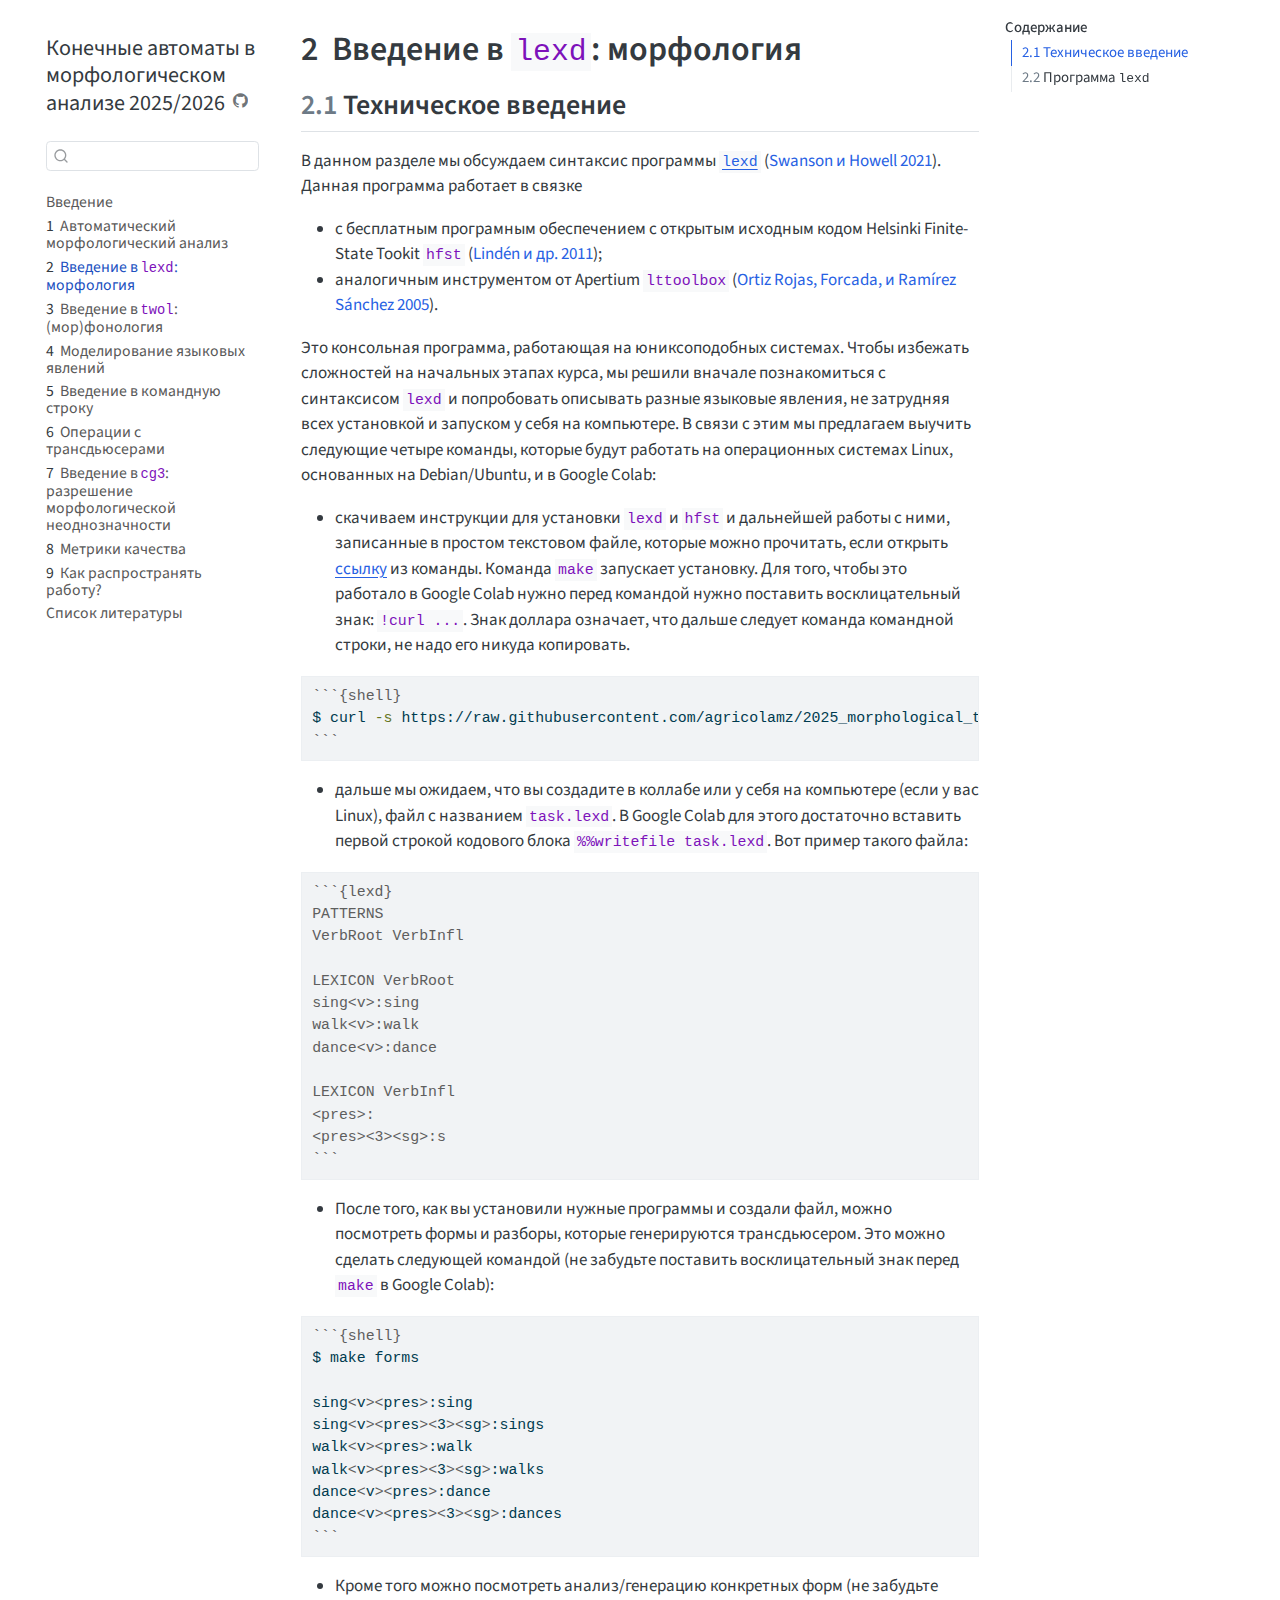
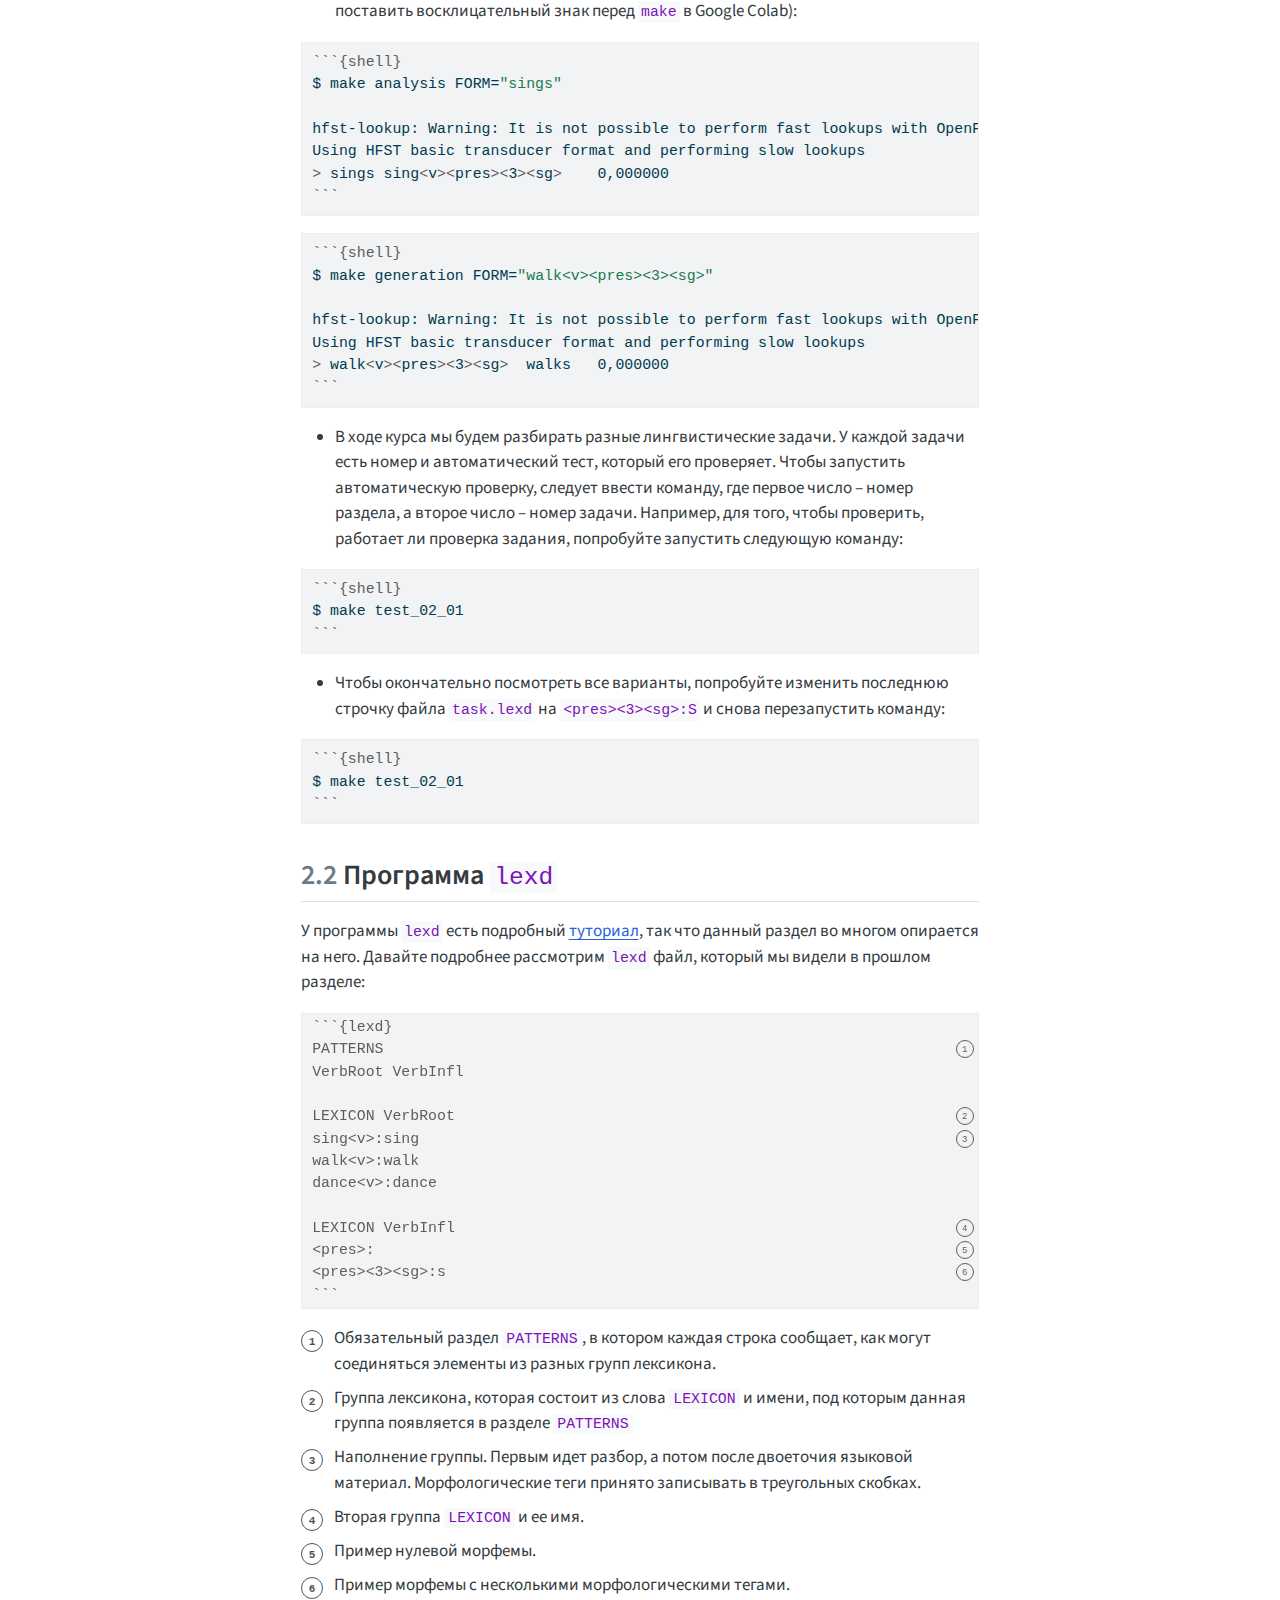
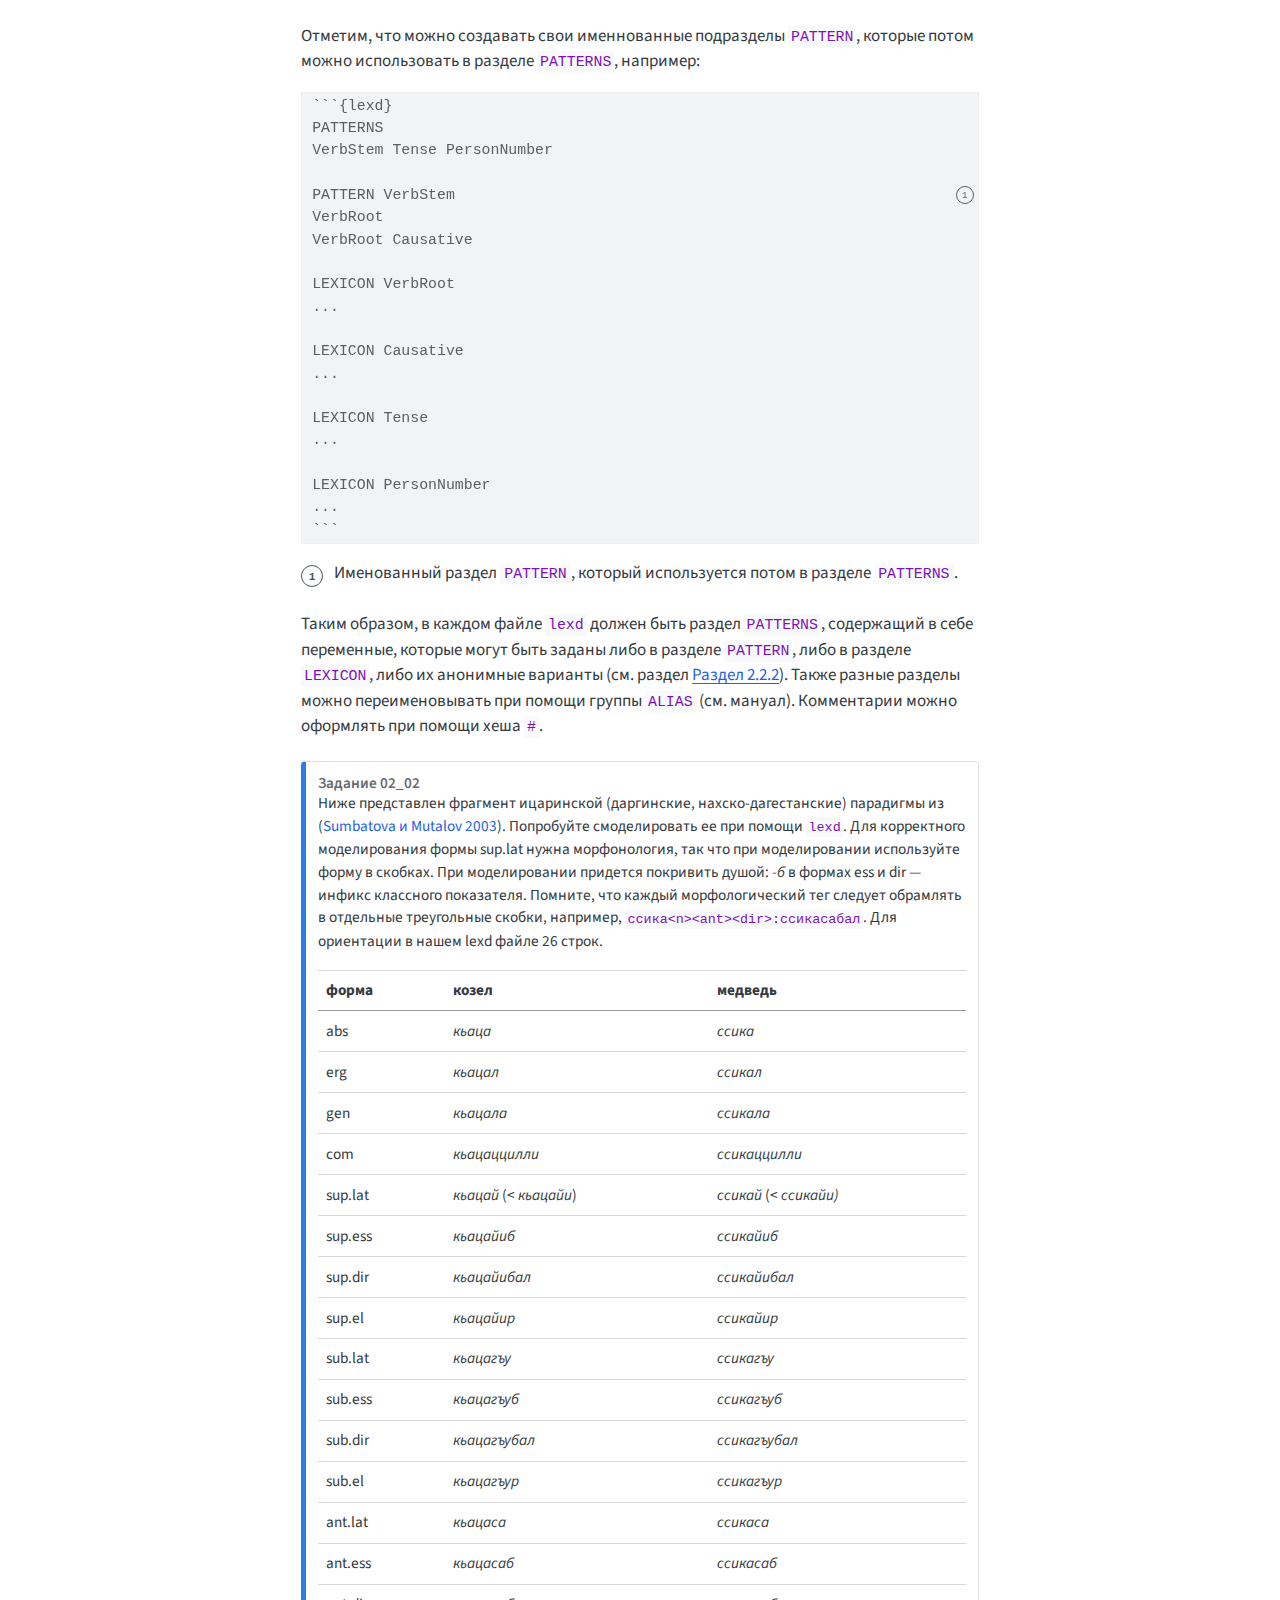
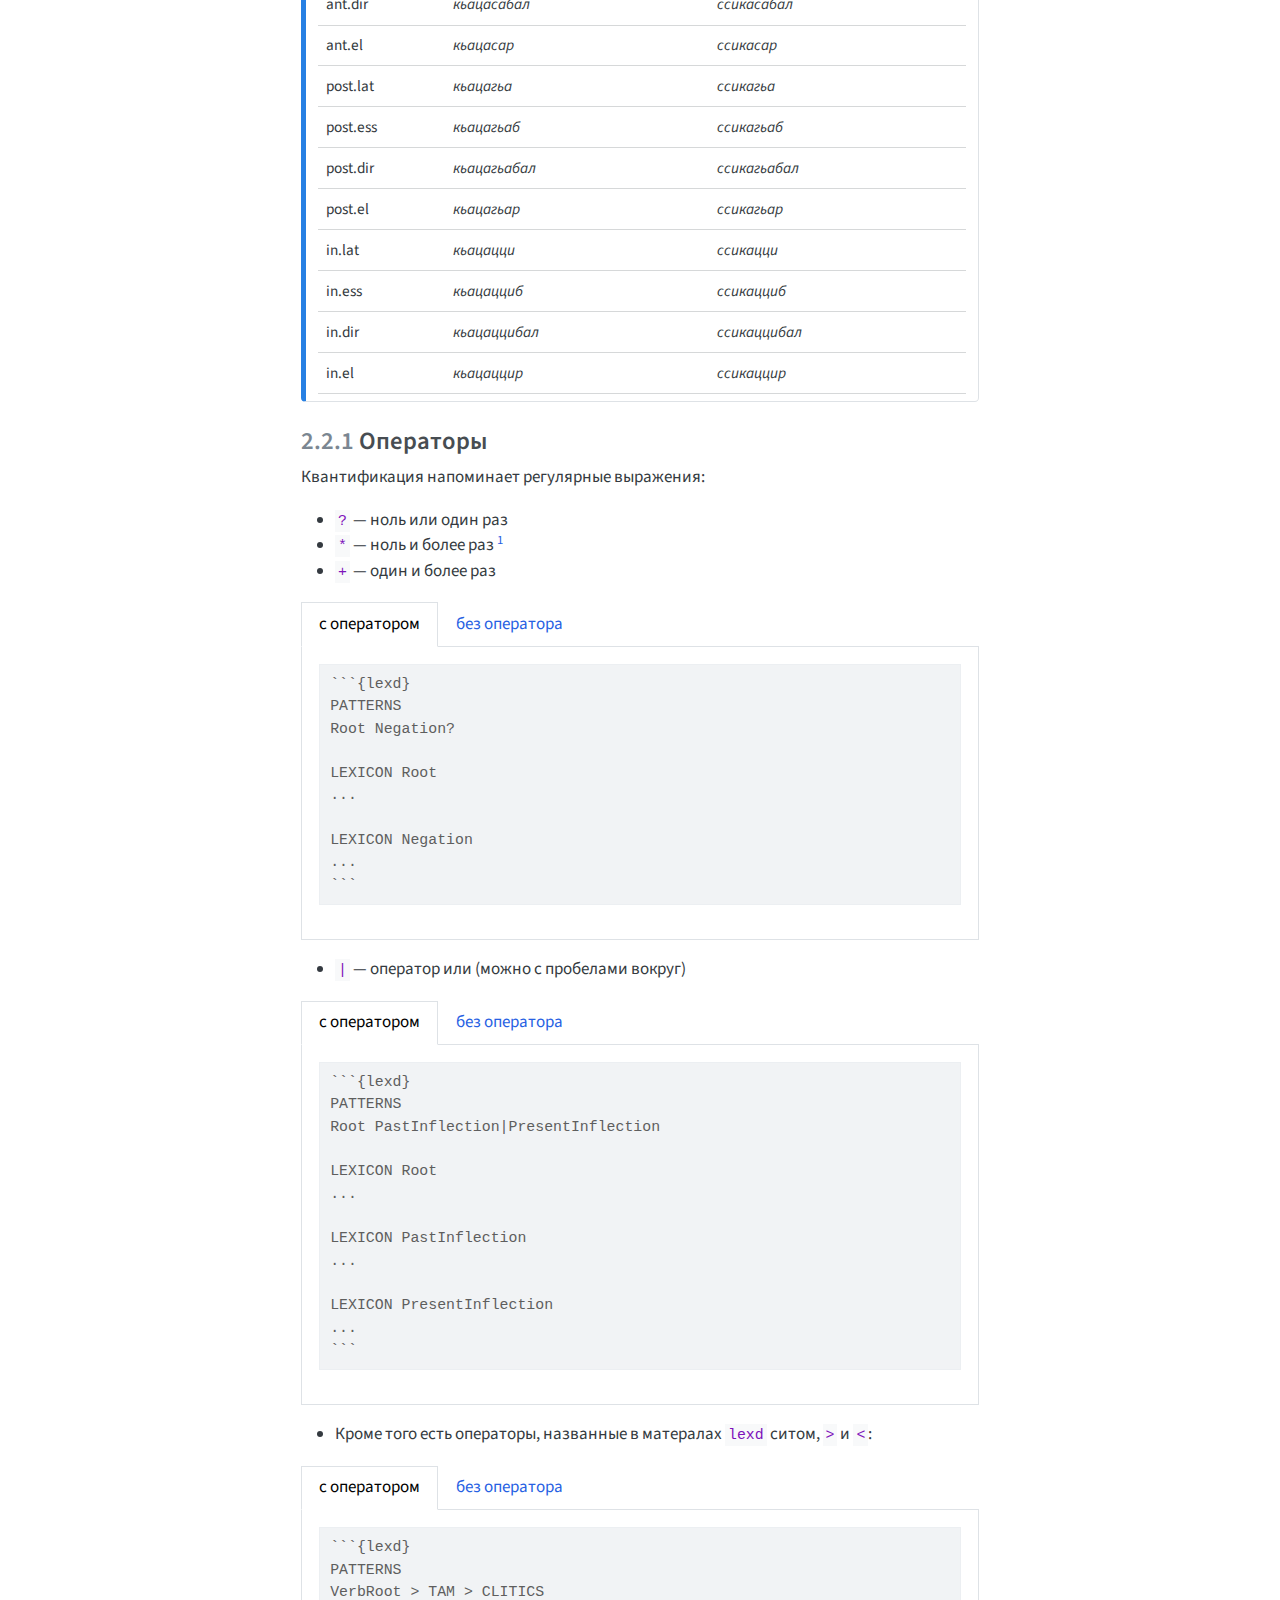
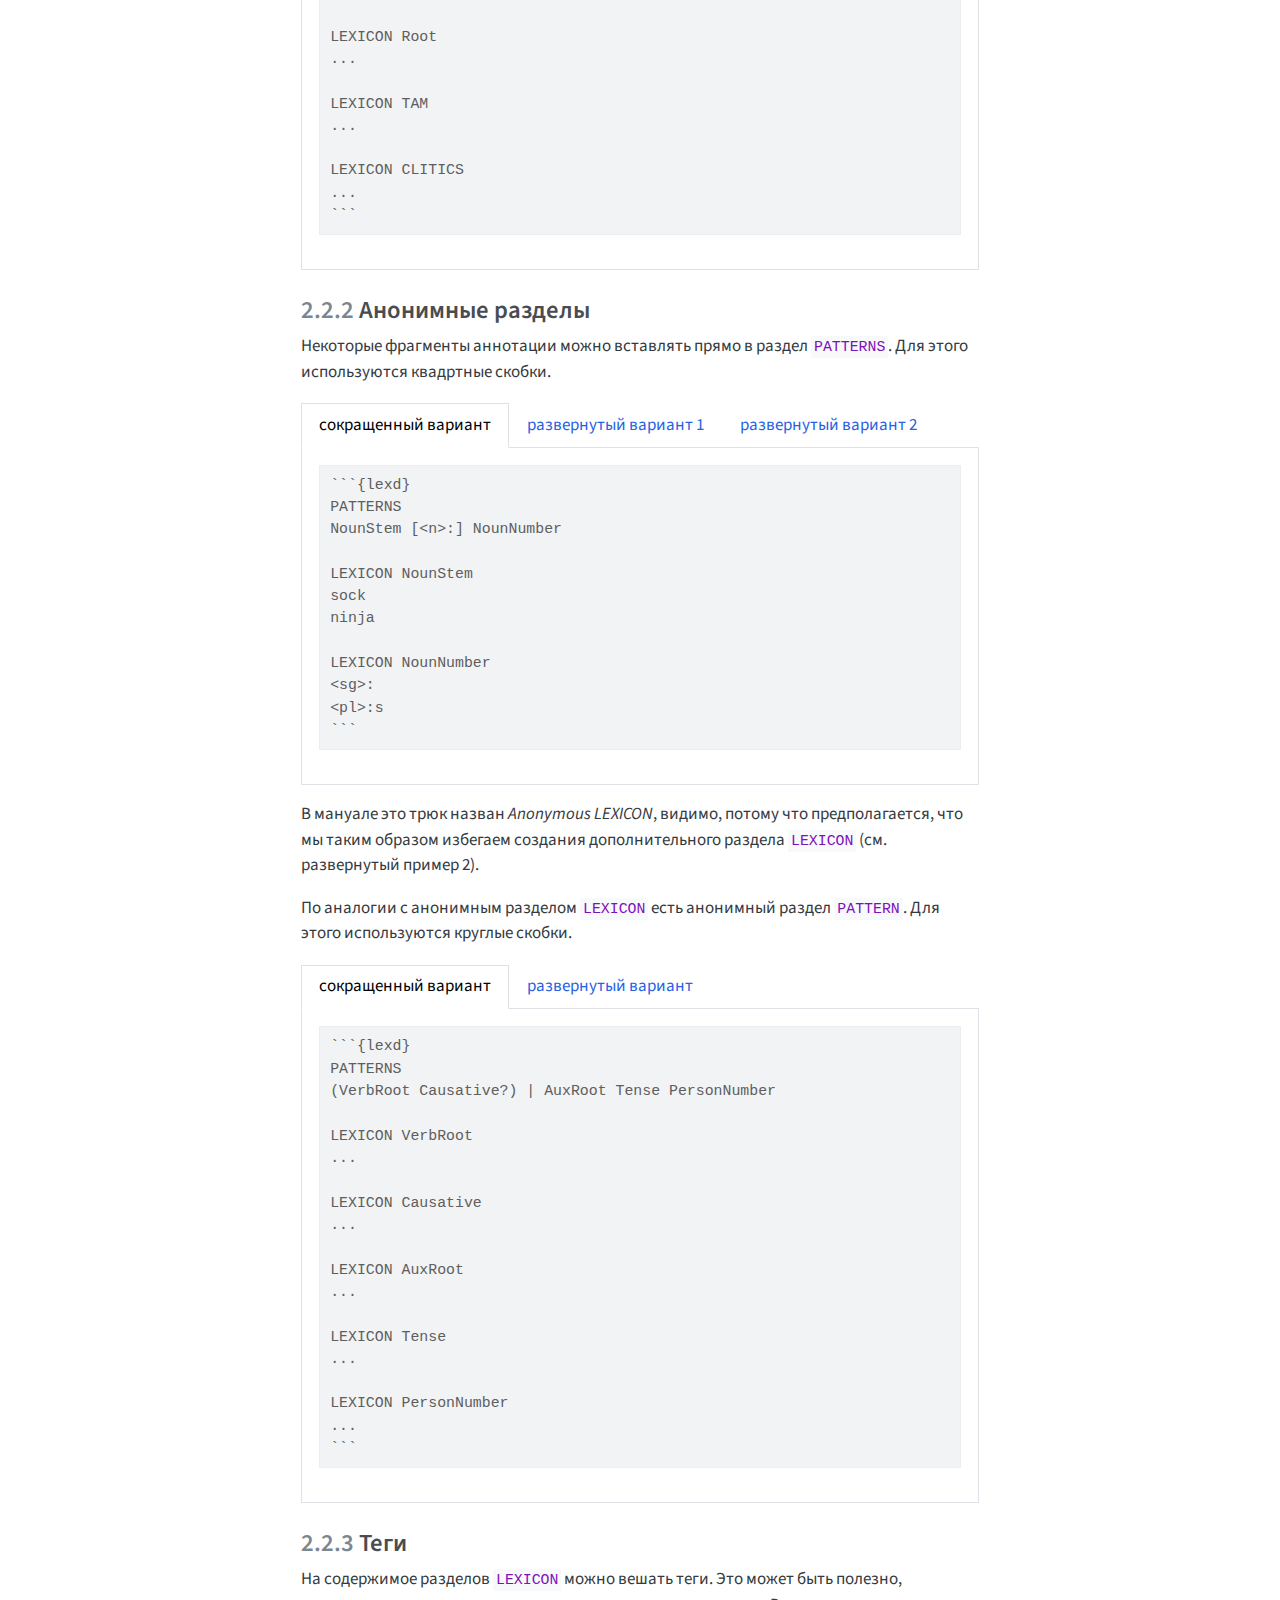
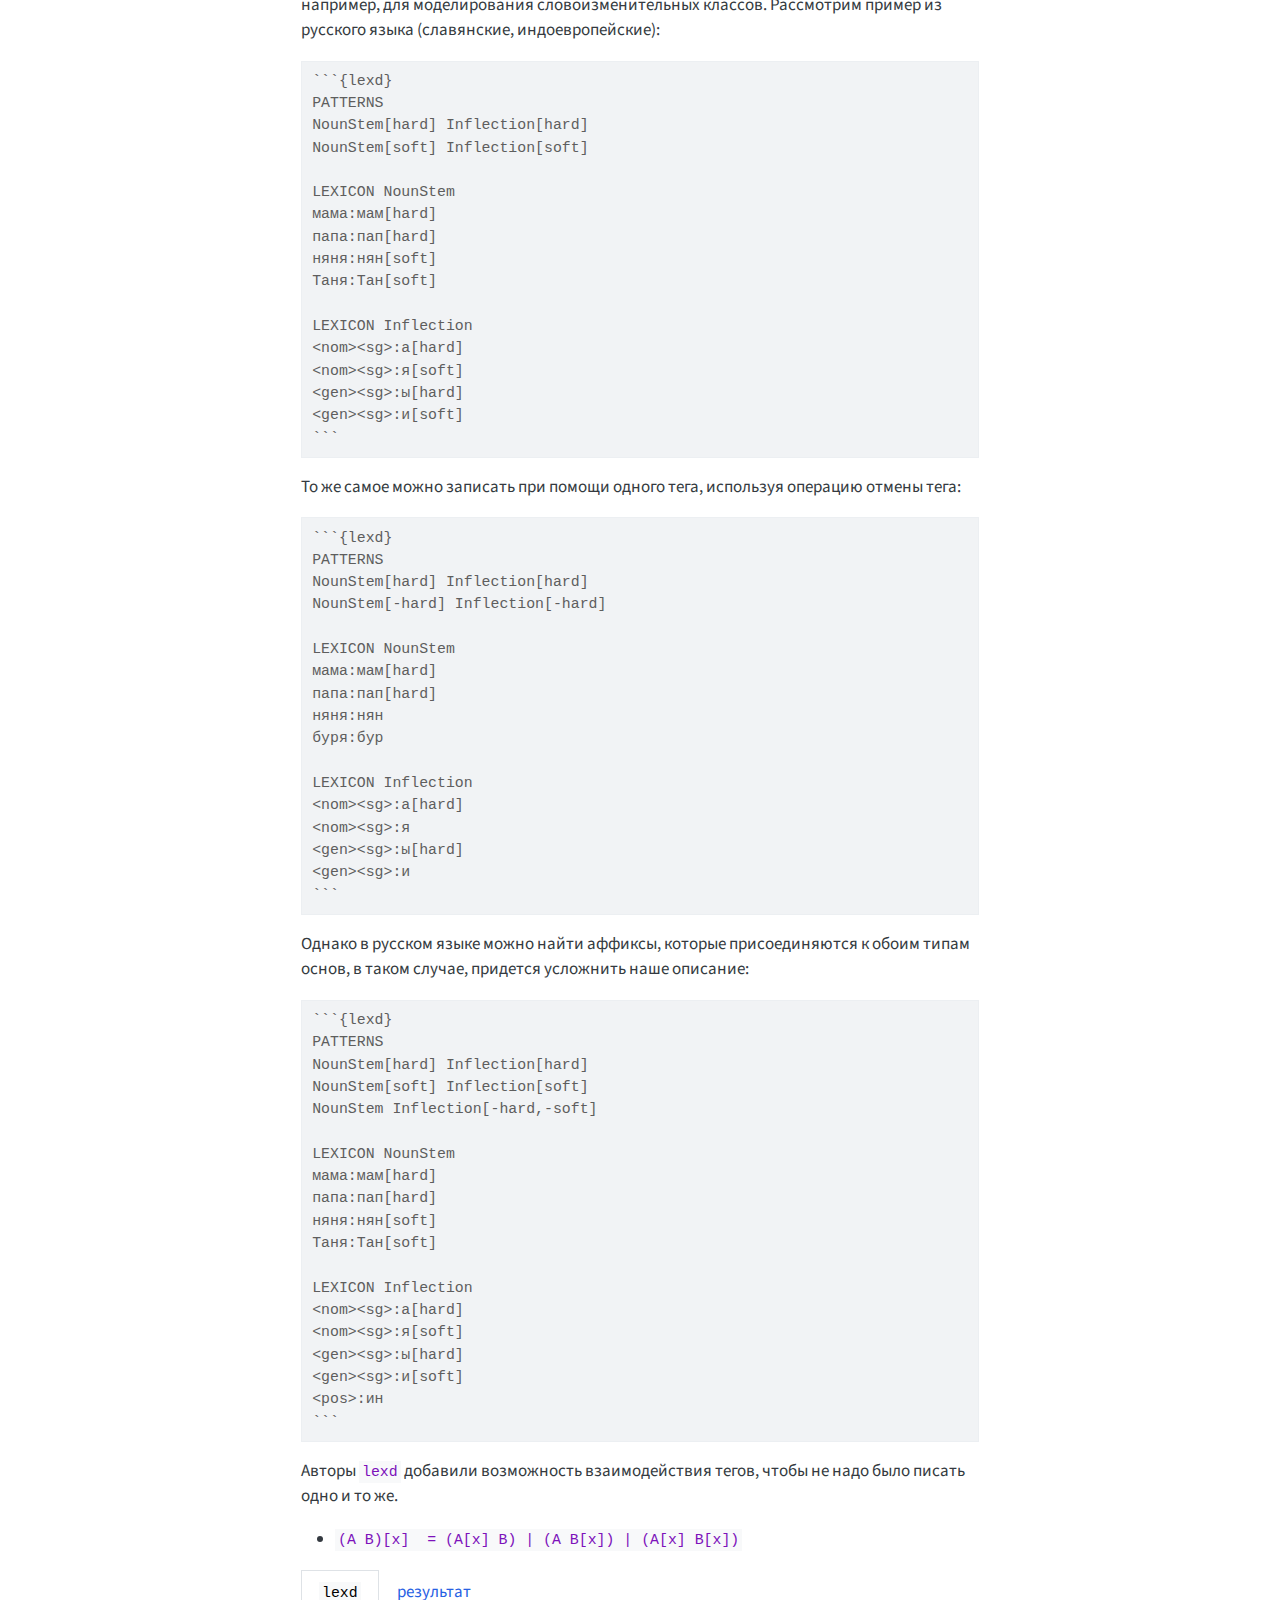
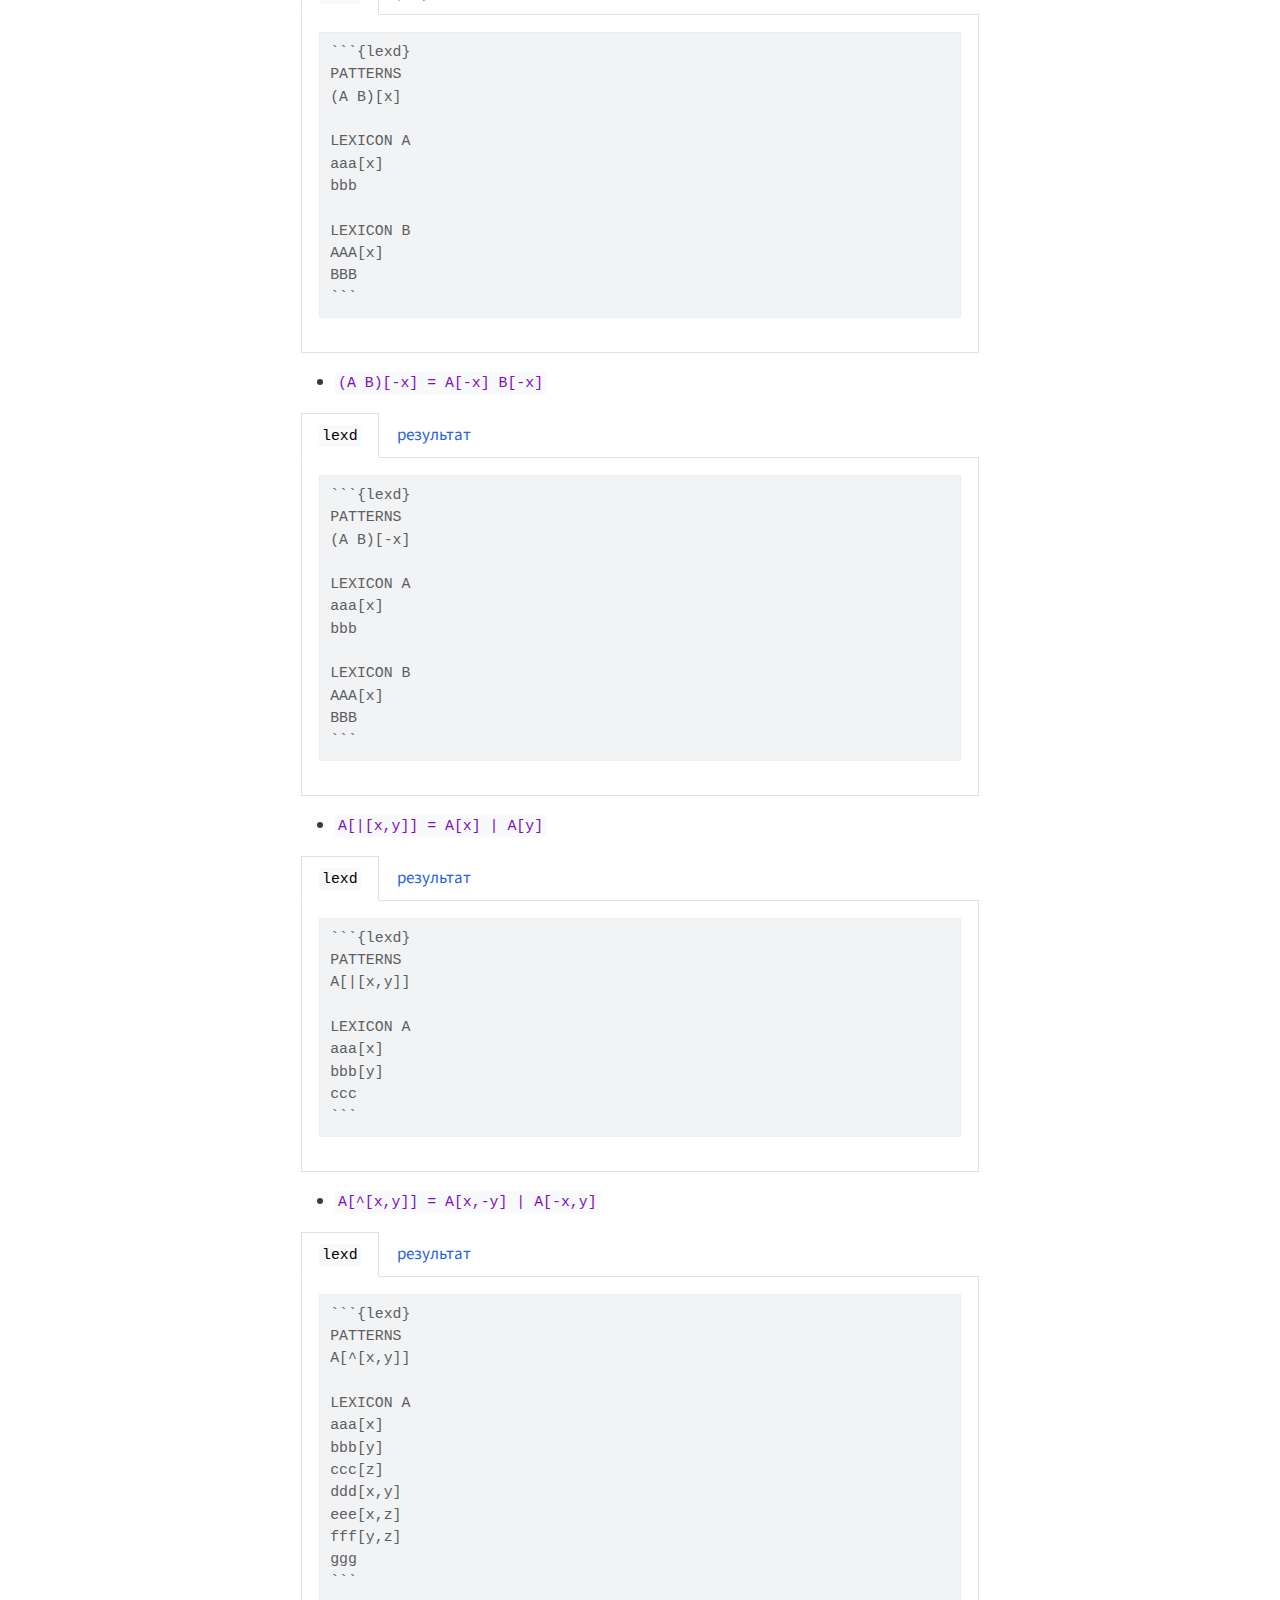
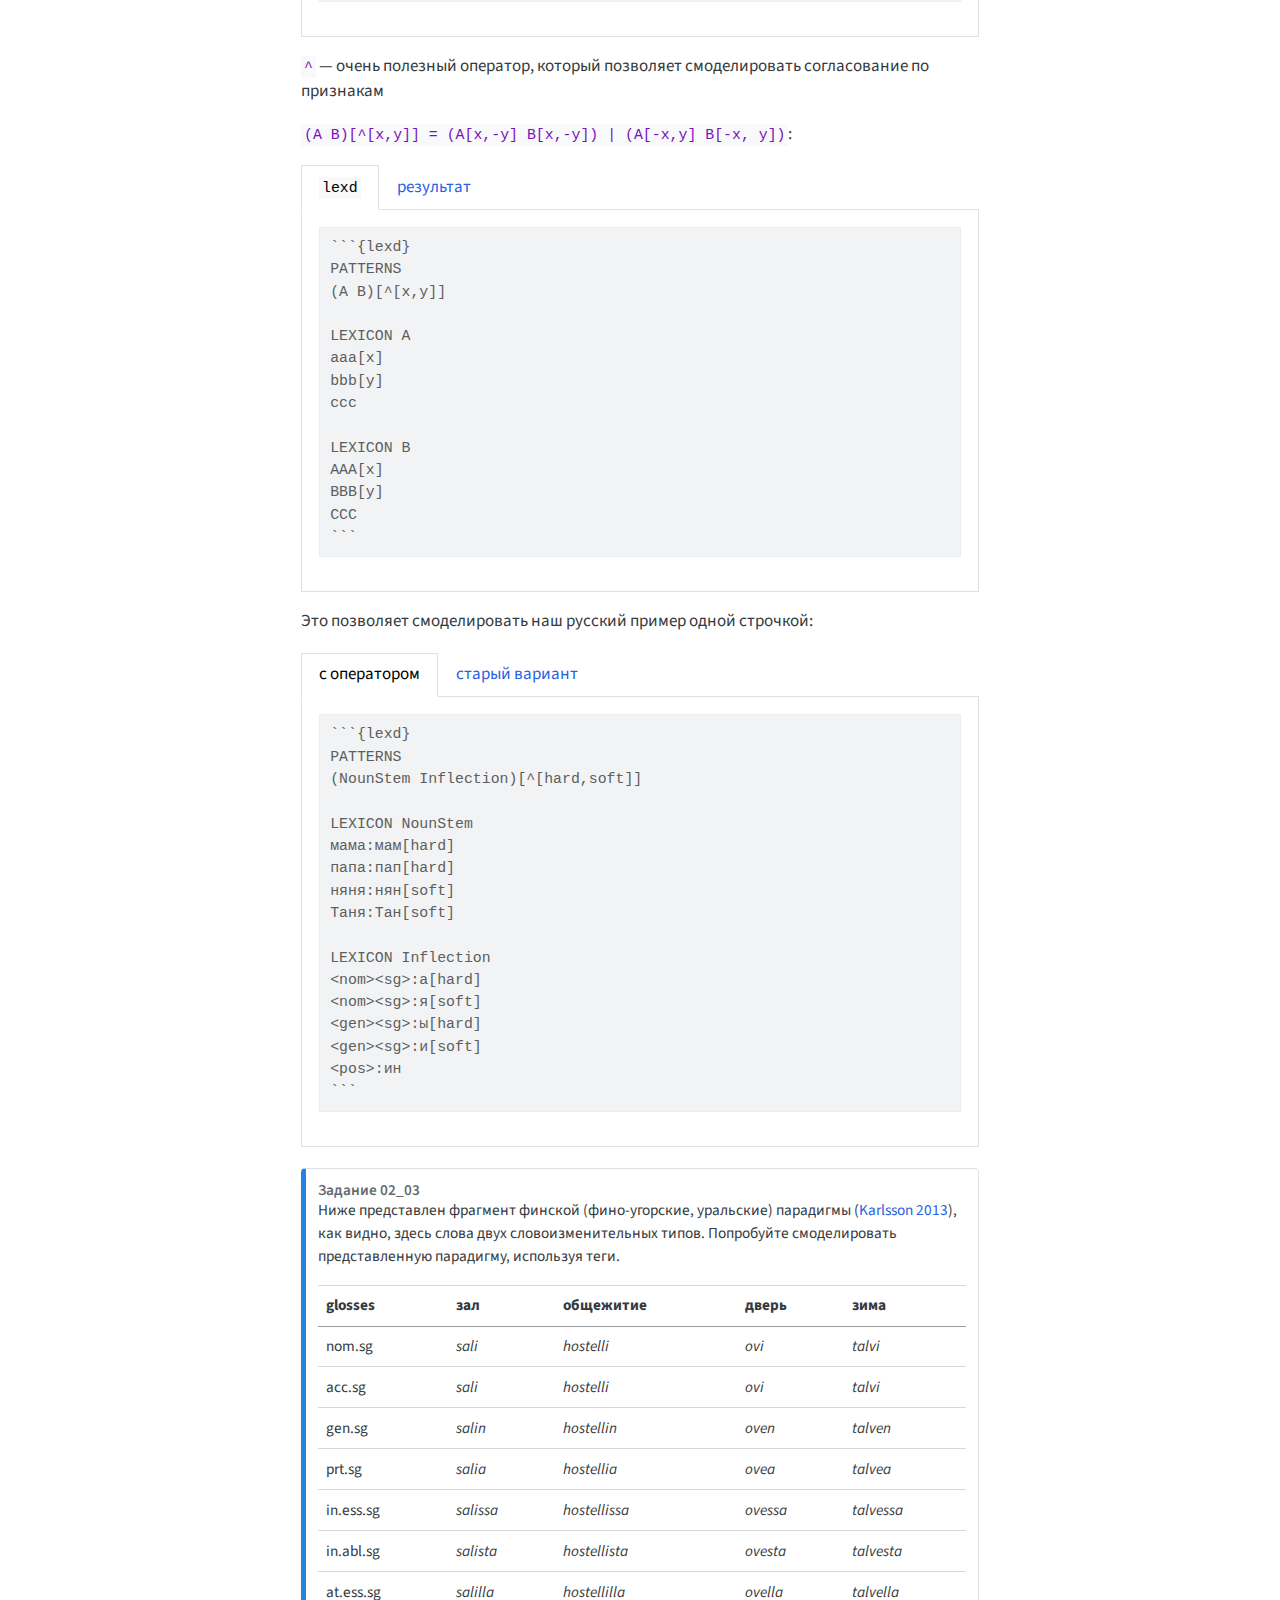
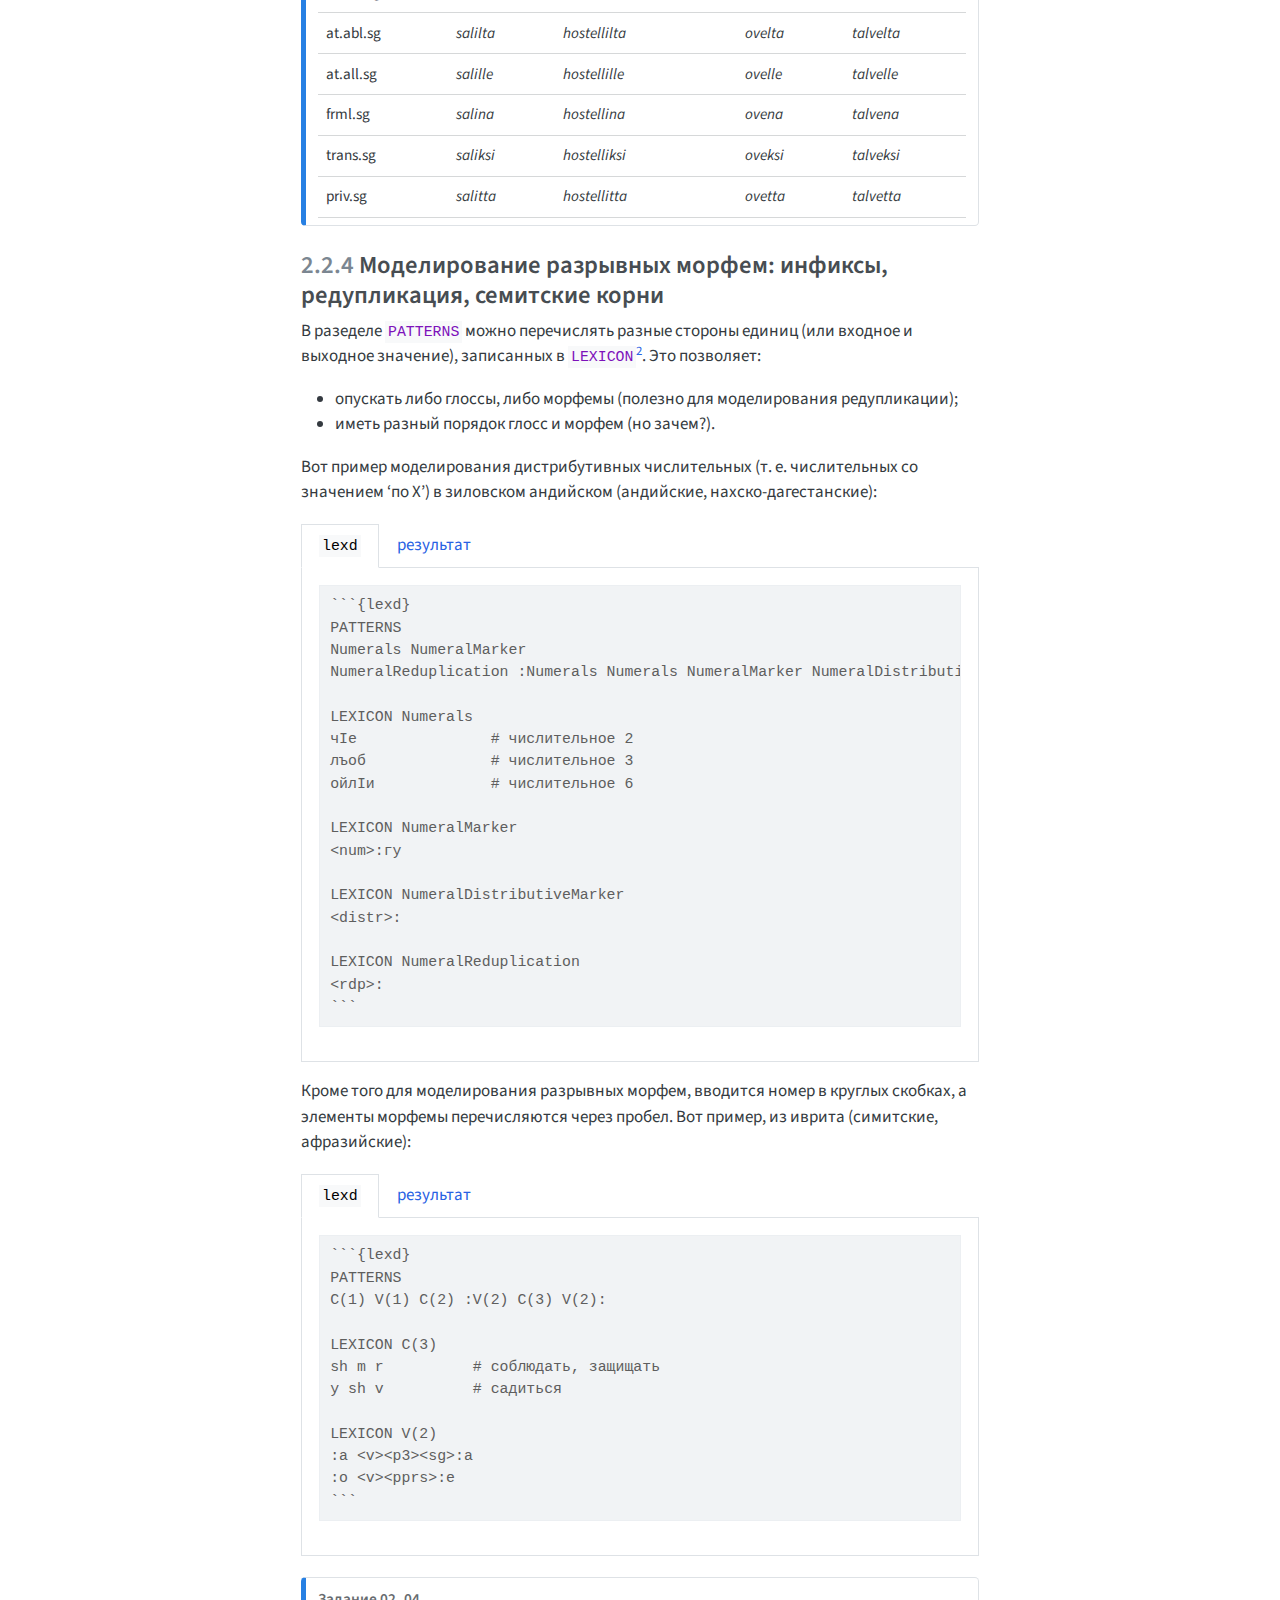
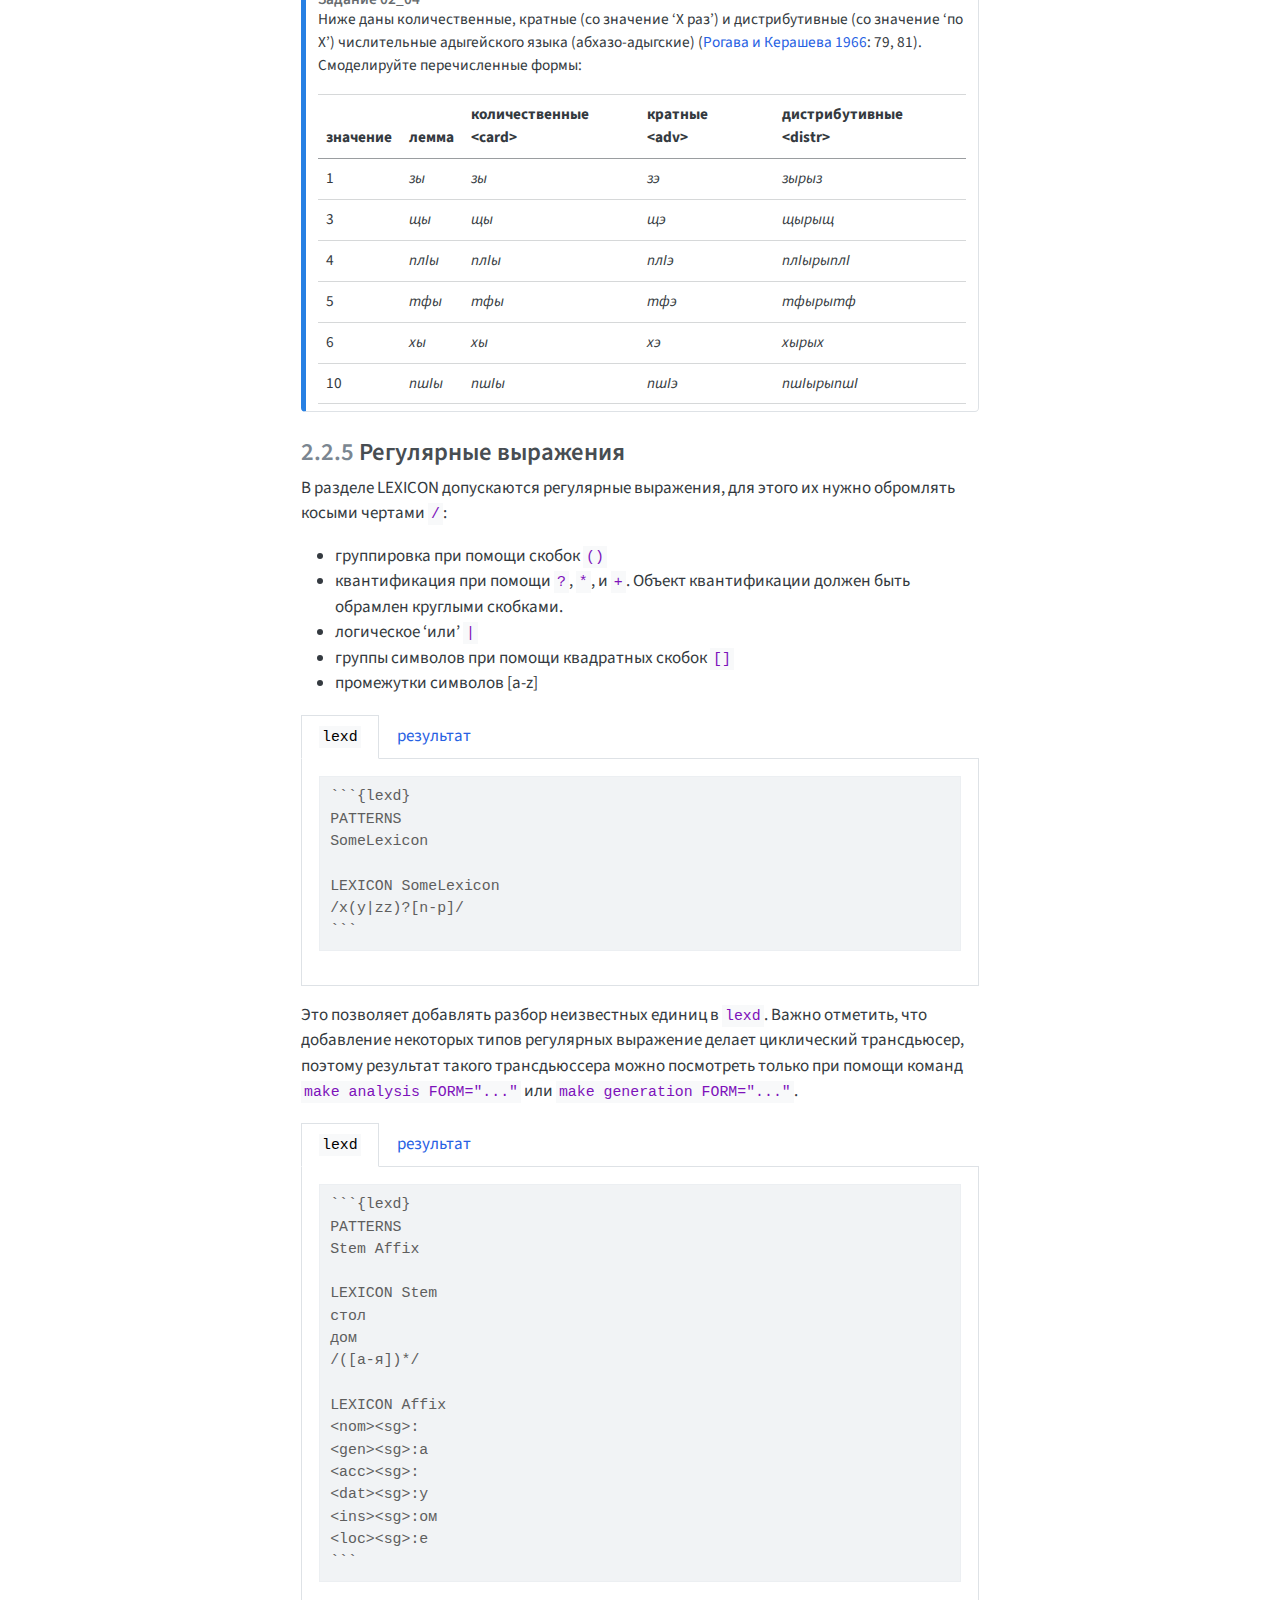
<file: docs/02_introduction_to_lexd.html>
<!DOCTYPE html>
<html xmlns="http://www.w3.org/1999/xhtml" lang="ru" xml:lang="ru"><head>

<meta charset="utf-8">
<meta name="generator" content="quarto-1.7.29">

<meta name="viewport" content="width=device-width, initial-scale=1.0, user-scalable=yes">


<title>2&nbsp; Введение в lexd: морфология – Конечные автоматы в морфологическом анализе 2025/2026</title>
<style>
code{white-space: pre-wrap;}
span.smallcaps{font-variant: small-caps;}
div.columns{display: flex; gap: min(4vw, 1.5em);}
div.column{flex: auto; overflow-x: auto;}
div.hanging-indent{margin-left: 1.5em; text-indent: -1.5em;}
ul.task-list{list-style: none;}
ul.task-list li input[type="checkbox"] {
  width: 0.8em;
  margin: 0 0.8em 0.2em -1em; /* quarto-specific, see https://github.com/quarto-dev/quarto-cli/issues/4556 */ 
  vertical-align: middle;
}
/* CSS for syntax highlighting */
html { -webkit-text-size-adjust: 100%; }
pre > code.sourceCode { white-space: pre; position: relative; }
pre > code.sourceCode > span { display: inline-block; line-height: 1.25; }
pre > code.sourceCode > span:empty { height: 1.2em; }
.sourceCode { overflow: visible; }
code.sourceCode > span { color: inherit; text-decoration: inherit; }
div.sourceCode { margin: 1em 0; }
pre.sourceCode { margin: 0; }
@media screen {
div.sourceCode { overflow: auto; }
}
@media print {
pre > code.sourceCode { white-space: pre-wrap; }
pre > code.sourceCode > span { text-indent: -5em; padding-left: 5em; }
}
pre.numberSource code
  { counter-reset: source-line 0; }
pre.numberSource code > span
  { position: relative; left: -4em; counter-increment: source-line; }
pre.numberSource code > span > a:first-child::before
  { content: counter(source-line);
    position: relative; left: -1em; text-align: right; vertical-align: baseline;
    border: none; display: inline-block;
    -webkit-touch-callout: none; -webkit-user-select: none;
    -khtml-user-select: none; -moz-user-select: none;
    -ms-user-select: none; user-select: none;
    padding: 0 4px; width: 4em;
  }
pre.numberSource { margin-left: 3em;  padding-left: 4px; }
div.sourceCode
  {   }
@media screen {
pre > code.sourceCode > span > a:first-child::before { text-decoration: underline; }
}
/* CSS for citations */
div.csl-bib-body { }
div.csl-entry {
  clear: both;
  margin-bottom: 0em;
}
.hanging-indent div.csl-entry {
  margin-left:2em;
  text-indent:-2em;
}
div.csl-left-margin {
  min-width:2em;
  float:left;
}
div.csl-right-inline {
  margin-left:2em;
  padding-left:1em;
}
div.csl-indent {
  margin-left: 2em;
}</style>


<script src="site_libs/quarto-nav/quarto-nav.js"></script>
<script src="site_libs/quarto-nav/headroom.min.js"></script>
<script src="site_libs/clipboard/clipboard.min.js"></script>
<script src="site_libs/quarto-search/autocomplete.umd.js"></script>
<script src="site_libs/quarto-search/fuse.min.js"></script>
<script src="site_libs/quarto-search/quarto-search.js"></script>
<meta name="quarto:offset" content="./">
<link href="./03_phonological_rules.html" rel="next">
<link href="./01_introduction_to_transducers.html" rel="prev">
<script src="site_libs/quarto-html/quarto.js" type="module"></script>
<script src="site_libs/quarto-html/tabsets/tabsets.js" type="module"></script>
<script src="site_libs/quarto-html/popper.min.js"></script>
<script src="site_libs/quarto-html/tippy.umd.min.js"></script>
<script src="site_libs/quarto-html/anchor.min.js"></script>
<link href="site_libs/quarto-html/tippy.css" rel="stylesheet">
<link href="site_libs/quarto-html/quarto-syntax-highlighting-0815c480559380816a4d1ea211a47e91.css" rel="stylesheet" id="quarto-text-highlighting-styles">
<script src="site_libs/bootstrap/bootstrap.min.js"></script>
<link href="site_libs/bootstrap/bootstrap-icons.css" rel="stylesheet">
<link href="site_libs/bootstrap/bootstrap-320ad5607646c56df2c4e55503b78b49.min.css" rel="stylesheet" append-hash="true" id="quarto-bootstrap" data-mode="light">
<script id="quarto-search-options" type="application/json">{
  "location": "sidebar",
  "copy-button": false,
  "collapse-after": 3,
  "panel-placement": "start",
  "type": "textbox",
  "limit": 50,
  "keyboard-shortcut": [
    "f",
    "/",
    "s"
  ],
  "show-item-context": false,
  "language": {
    "search-no-results-text": "Поиск не дал результатов",
    "search-matching-documents-text": "Результаты поиска",
    "search-copy-link-title": "Скопировать ссылку",
    "search-hide-matches-text": "Скрыть дополнительные результаты",
    "search-more-match-text": "дополнительный результат в этом документе",
    "search-more-matches-text": "дополнительных результата(-ов) в этом документе",
    "search-clear-button-title": "Очистить",
    "search-text-placeholder": "",
    "search-detached-cancel-button-title": "Отменить",
    "search-submit-button-title": "Найти",
    "search-label": "Поиск"
  }
}</script>


<link rel="stylesheet" href="styles.css">
</head>

<body class="nav-sidebar floating quarto-light">

<div id="quarto-search-results"></div>
  <header id="quarto-header" class="headroom fixed-top">
  <nav class="quarto-secondary-nav">
    <div class="container-fluid d-flex">
      <button type="button" class="quarto-btn-toggle btn" data-bs-toggle="collapse" role="button" data-bs-target=".quarto-sidebar-collapse-item" aria-controls="quarto-sidebar" aria-expanded="false" aria-label="Переключить боковую панель навигации" onclick="if (window.quartoToggleHeadroom) { window.quartoToggleHeadroom(); }">
        <i class="bi bi-layout-text-sidebar-reverse"></i>
      </button>
        <nav class="quarto-page-breadcrumbs" aria-label="breadcrumb"><ol class="breadcrumb"><li class="breadcrumb-item"><a href="./02_introduction_to_lexd.html"><span class="chapter-number">2</span>&nbsp; <span class="chapter-title">Введение в <code>lexd</code>: морфология</span></a></li></ol></nav>
        <a class="flex-grow-1" role="navigation" data-bs-toggle="collapse" data-bs-target=".quarto-sidebar-collapse-item" aria-controls="quarto-sidebar" aria-expanded="false" aria-label="Переключить боковую панель навигации" onclick="if (window.quartoToggleHeadroom) { window.quartoToggleHeadroom(); }">      
        </a>
      <button type="button" class="btn quarto-search-button" aria-label="Поиск" onclick="window.quartoOpenSearch();">
        <i class="bi bi-search"></i>
      </button>
    </div>
  </nav>
</header>
<!-- content -->
<div id="quarto-content" class="quarto-container page-columns page-rows-contents page-layout-full">
<!-- sidebar -->
  <nav id="quarto-sidebar" class="sidebar collapse collapse-horizontal quarto-sidebar-collapse-item sidebar-navigation floating overflow-auto">
    <div class="pt-lg-2 mt-2 text-left sidebar-header">
    <div class="sidebar-title mb-0 py-0">
      <a href="./">Конечные автоматы в морфологическом анализе 2025/2026</a> 
        <div class="sidebar-tools-main">
    <a href="https://github.com/agricolamz/2026_morphological_transducers/" title="Source Code" class="quarto-navigation-tool px-1" aria-label="Source Code"><i class="bi bi-github"></i></a>
</div>
    </div>
      </div>
        <div class="mt-2 flex-shrink-0 align-items-center">
        <div class="sidebar-search">
        <div id="quarto-search" class="" title="Поиск"></div>
        </div>
        </div>
    <div class="sidebar-menu-container"> 
    <ul class="list-unstyled mt-1">
        <li class="sidebar-item">
  <div class="sidebar-item-container"> 
  <a href="./index.html" class="sidebar-item-text sidebar-link">
 <span class="menu-text">Введение</span></a>
  </div>
</li>
        <li class="sidebar-item">
  <div class="sidebar-item-container"> 
  <a href="./01_introduction_to_transducers.html" class="sidebar-item-text sidebar-link">
 <span class="menu-text"><span class="chapter-number">1</span>&nbsp; <span class="chapter-title">Автоматический морфологический анализ</span></span></a>
  </div>
</li>
        <li class="sidebar-item">
  <div class="sidebar-item-container"> 
  <a href="./02_introduction_to_lexd.html" class="sidebar-item-text sidebar-link active">
 <span class="menu-text"><span class="chapter-number">2</span>&nbsp; <span class="chapter-title">Введение в <code>lexd</code>: морфология</span></span></a>
  </div>
</li>
        <li class="sidebar-item">
  <div class="sidebar-item-container"> 
  <a href="./03_phonological_rules.html" class="sidebar-item-text sidebar-link">
 <span class="menu-text"><span class="chapter-number">3</span>&nbsp; <span class="chapter-title">Введение в <code>twol</code>: (мор)фонология</span></span></a>
  </div>
</li>
        <li class="sidebar-item">
  <div class="sidebar-item-container"> 
  <a href="./04_language_tasks.html" class="sidebar-item-text sidebar-link">
 <span class="menu-text"><span class="chapter-number">4</span>&nbsp; <span class="chapter-title">Моделирование языковых явлений</span></span></a>
  </div>
</li>
        <li class="sidebar-item">
  <div class="sidebar-item-container"> 
  <a href="./05_technical_class.html" class="sidebar-item-text sidebar-link">
 <span class="menu-text"><span class="chapter-number">5</span>&nbsp; <span class="chapter-title">Введение в командную строку</span></span></a>
  </div>
</li>
        <li class="sidebar-item">
  <div class="sidebar-item-container"> 
  <a href="./06_transducer_manipulation.html" class="sidebar-item-text sidebar-link">
 <span class="menu-text"><span class="chapter-number">6</span>&nbsp; <span class="chapter-title">Операции с трансдьюсерами</span></span></a>
  </div>
</li>
        <li class="sidebar-item">
  <div class="sidebar-item-container"> 
  <a href="./07_disambiguation.html" class="sidebar-item-text sidebar-link">
 <span class="menu-text"><span class="chapter-number">7</span>&nbsp; <span class="chapter-title">Введение в <code>cg3</code>: разрешение морфологической неоднозначности</span></span></a>
  </div>
</li>
        <li class="sidebar-item">
  <div class="sidebar-item-container"> 
  <a href="./08_coverage.html" class="sidebar-item-text sidebar-link">
 <span class="menu-text"><span class="chapter-number">8</span>&nbsp; <span class="chapter-title">Метрики качества</span></span></a>
  </div>
</li>
        <li class="sidebar-item">
  <div class="sidebar-item-container"> 
  <a href="./09_hygiene.html" class="sidebar-item-text sidebar-link">
 <span class="menu-text"><span class="chapter-number">9</span>&nbsp; <span class="chapter-title">Как распространять работу?</span></span></a>
  </div>
</li>
        <li class="sidebar-item">
  <div class="sidebar-item-container"> 
  <a href="./references.html" class="sidebar-item-text sidebar-link">
 <span class="menu-text">Список литературы</span></a>
  </div>
</li>
    </ul>
    </div>
</nav>
<div id="quarto-sidebar-glass" class="quarto-sidebar-collapse-item" data-bs-toggle="collapse" data-bs-target=".quarto-sidebar-collapse-item"></div>
<!-- margin-sidebar -->
    <div id="quarto-margin-sidebar" class="sidebar margin-sidebar">
        <nav id="TOC" role="doc-toc" class="toc-active">
    <h2 id="toc-title">Содержание</h2>
   
  <ul>
  <li><a href="#техническое-введение" id="toc-техническое-введение" class="nav-link active" data-scroll-target="#техническое-введение"><span class="header-section-number">2.1</span> Техническое введение</a></li>
  <li><a href="#программа-lexd" id="toc-программа-lexd" class="nav-link" data-scroll-target="#программа-lexd"><span class="header-section-number">2.2</span> Программа <code>lexd</code></a>
  <ul class="collapse">
  <li><a href="#операторы" id="toc-операторы" class="nav-link" data-scroll-target="#операторы"><span class="header-section-number">2.2.1</span> Операторы</a></li>
  <li><a href="#sec-anonymous" id="toc-sec-anonymous" class="nav-link" data-scroll-target="#sec-anonymous"><span class="header-section-number">2.2.2</span> Анонимные разделы</a></li>
  <li><a href="#теги" id="toc-теги" class="nav-link" data-scroll-target="#теги"><span class="header-section-number">2.2.3</span> Теги</a></li>
  <li><a href="#моделирование-разрывных-морфем-инфиксы-редупликация-семитские-корни" id="toc-моделирование-разрывных-морфем-инфиксы-редупликация-семитские-корни" class="nav-link" data-scroll-target="#моделирование-разрывных-морфем-инфиксы-редупликация-семитские-корни"><span class="header-section-number">2.2.4</span> Моделирование разрывных морфем: инфиксы, редупликация, семитские корни</a></li>
  <li><a href="#регулярные-выражения" id="toc-регулярные-выражения" class="nav-link" data-scroll-target="#регулярные-выражения"><span class="header-section-number">2.2.5</span> Регулярные выражения</a></li>
  </ul></li>
  </ul>
</nav>
    </div>
<!-- main -->
<main class="content column-body" id="quarto-document-content">

<header id="title-block-header" class="quarto-title-block default">
<div class="quarto-title">
<h1 class="title"><span class="chapter-number">2</span>&nbsp; <span class="chapter-title">Введение в <code>lexd</code>: морфология</span></h1>
</div>



<div class="quarto-title-meta column-body">

    
  
    
  </div>
  


</header>


<section id="техническое-введение" class="level2" data-number="2.1">
<h2 data-number="2.1" class="anchored" data-anchor-id="техническое-введение"><span class="header-section-number">2.1</span> Техническое введение</h2>
<p>В данном разделе мы обсуждаем синтаксис программы <a href="https://github.com/apertium/lexd/blob/main/Usage.md"><code>lexd</code></a> <span class="citation" data-cites="swanson21">(<a href="references.html#ref-swanson21" role="doc-biblioref">Swanson и Howell 2021</a>)</span>. Данная программа работает в связке</p>
<ul>
<li>с бесплатным програмным обеспечением с открытым исходным кодом Helsinki Finite-State Tookit <code>hfst</code> <span class="citation" data-cites="linden11">(<a href="references.html#ref-linden11" role="doc-biblioref">Lindén и др. 2011</a>)</span>;</li>
<li>аналогичным инструментом от Apertium <code>lttoolbox</code> <span class="citation" data-cites="ortiz05">(<a href="references.html#ref-ortiz05" role="doc-biblioref">Ortiz Rojas, Forcada, и Ramı́rez Sánchez 2005</a>)</span>.</li>
</ul>
<p>Это консольная программа, работающая на юниксоподобных системах. Чтобы избежать сложностей на начальных этапах курса, мы решили вначале познакомиться с синтаксисом <code>lexd</code> и попробовать описывать разные языковые явления, не затрудняя всех установкой и запуском у себя на компьютере. В связи с этим мы предлагаем выучить следующие четыре команды, которые будут работать на операционных системах Linux, основанных на Debian/Ubuntu, и в Google Colab:</p>
<ul>
<li>скачиваем инструкции для установки <code>lexd</code> и <code>hfst</code> и дальнейшей работы с ними, записанные в простом текстовом файле, которые можно прочитать, если открыть <a href="https://shorturl.at/0bBXE">ссылку</a> из команды. Команда <code>make</code> запускает установку. Для того, чтобы это работало в Google Colab нужно перед командой нужно поставить восклицательный знак: <code>!curl ...</code>. Знак доллара означает, что дальше следует команда командной строки, не надо его никуда копировать.</li>
</ul>
<div class="sourceCode" id="cb1"><pre class="sourceCode markdown code-with-copy"><code class="sourceCode markdown"><span id="cb1-1"><a href="#cb1-1" aria-hidden="true" tabindex="-1"></a><span class="in">```{shell}</span></span>
<span id="cb1-2"><a href="#cb1-2" aria-hidden="true" tabindex="-1"></a><span class="ex">$</span> curl <span class="at">-s</span> https://raw.githubusercontent.com/agricolamz/2025_morphological_transducers/refs/heads/main/task_tests/Makefile <span class="at">-o</span> Makefile<span class="kw">;</span> <span class="fu">make</span></span>
<span id="cb1-3"><a href="#cb1-3" aria-hidden="true" tabindex="-1"></a><span class="in">```</span></span></code><button title="Скопировать текст" class="code-copy-button"><i class="bi"></i></button></pre></div>
<ul>
<li>дальше мы ожидаем, что вы создадите в коллабе или у себя на компьютере (если у вас Linux), файл с названием <code>task.lexd</code>. В Google Colab для этого достаточно вставить первой строкой кодового блока <code>%%writefile task.lexd</code>. Вот пример такого файла:</li>
</ul>
<div class="sourceCode" id="cb2"><pre class="sourceCode markdown code-with-copy"><code class="sourceCode markdown"><span id="cb2-1"><a href="#cb2-1" aria-hidden="true" tabindex="-1"></a><span class="in">```{lexd}</span></span>
<span id="cb2-2"><a href="#cb2-2" aria-hidden="true" tabindex="-1"></a><span class="in">PATTERNS</span></span>
<span id="cb2-3"><a href="#cb2-3" aria-hidden="true" tabindex="-1"></a><span class="in">VerbRoot VerbInfl</span></span>
<span id="cb2-4"><a href="#cb2-4" aria-hidden="true" tabindex="-1"></a></span>
<span id="cb2-5"><a href="#cb2-5" aria-hidden="true" tabindex="-1"></a><span class="in">LEXICON VerbRoot</span></span>
<span id="cb2-6"><a href="#cb2-6" aria-hidden="true" tabindex="-1"></a><span class="in">sing&lt;v&gt;:sing</span></span>
<span id="cb2-7"><a href="#cb2-7" aria-hidden="true" tabindex="-1"></a><span class="in">walk&lt;v&gt;:walk</span></span>
<span id="cb2-8"><a href="#cb2-8" aria-hidden="true" tabindex="-1"></a><span class="in">dance&lt;v&gt;:dance</span></span>
<span id="cb2-9"><a href="#cb2-9" aria-hidden="true" tabindex="-1"></a></span>
<span id="cb2-10"><a href="#cb2-10" aria-hidden="true" tabindex="-1"></a><span class="in">LEXICON VerbInfl</span></span>
<span id="cb2-11"><a href="#cb2-11" aria-hidden="true" tabindex="-1"></a><span class="in">&lt;pres&gt;:</span></span>
<span id="cb2-12"><a href="#cb2-12" aria-hidden="true" tabindex="-1"></a><span class="in">&lt;pres&gt;&lt;3&gt;&lt;sg&gt;:s</span></span>
<span id="cb2-13"><a href="#cb2-13" aria-hidden="true" tabindex="-1"></a><span class="in">```</span></span></code><button title="Скопировать текст" class="code-copy-button"><i class="bi"></i></button></pre></div>
<ul>
<li>После того, как вы установили нужные программы и создали файл, можно посмотреть формы и разборы, которые генерируются трансдьюсером. Это можно сделать следующей командой (не забудьте поставить восклицательный знак перед <code>make</code> в Google Colab):</li>
</ul>
<div class="sourceCode" id="cb3"><pre class="sourceCode markdown code-with-copy"><code class="sourceCode markdown"><span id="cb3-1"><a href="#cb3-1" aria-hidden="true" tabindex="-1"></a><span class="in">```{shell}</span></span>
<span id="cb3-2"><a href="#cb3-2" aria-hidden="true" tabindex="-1"></a><span class="ex">$</span> make forms</span>
<span id="cb3-3"><a href="#cb3-3" aria-hidden="true" tabindex="-1"></a></span>
<span id="cb3-4"><a href="#cb3-4" aria-hidden="true" tabindex="-1"></a><span class="ex">sing</span><span class="op">&lt;</span>v<span class="op">&gt;&lt;</span>pres<span class="op">&gt;</span>:sing</span>
<span id="cb3-5"><a href="#cb3-5" aria-hidden="true" tabindex="-1"></a><span class="ex">sing</span><span class="op">&lt;</span>v<span class="op">&gt;&lt;</span>pres<span class="op">&gt;&lt;</span>3<span class="op">&gt;&lt;</span>sg<span class="op">&gt;</span>:sings</span>
<span id="cb3-6"><a href="#cb3-6" aria-hidden="true" tabindex="-1"></a><span class="ex">walk</span><span class="op">&lt;</span>v<span class="op">&gt;&lt;</span>pres<span class="op">&gt;</span>:walk</span>
<span id="cb3-7"><a href="#cb3-7" aria-hidden="true" tabindex="-1"></a><span class="ex">walk</span><span class="op">&lt;</span>v<span class="op">&gt;&lt;</span>pres<span class="op">&gt;&lt;</span>3<span class="op">&gt;&lt;</span>sg<span class="op">&gt;</span>:walks</span>
<span id="cb3-8"><a href="#cb3-8" aria-hidden="true" tabindex="-1"></a><span class="ex">dance</span><span class="op">&lt;</span>v<span class="op">&gt;&lt;</span>pres<span class="op">&gt;</span>:dance</span>
<span id="cb3-9"><a href="#cb3-9" aria-hidden="true" tabindex="-1"></a><span class="ex">dance</span><span class="op">&lt;</span>v<span class="op">&gt;&lt;</span>pres<span class="op">&gt;&lt;</span>3<span class="op">&gt;&lt;</span>sg<span class="op">&gt;</span>:dances</span>
<span id="cb3-10"><a href="#cb3-10" aria-hidden="true" tabindex="-1"></a><span class="in">```</span></span></code><button title="Скопировать текст" class="code-copy-button"><i class="bi"></i></button></pre></div>
<ul>
<li>Кроме того можно посмотреть анализ/генерацию конкретных форм (не забудьте поставить восклицательный знак перед <code>make</code> в Google Colab):</li>
</ul>
<div class="sourceCode" id="cb4"><pre class="sourceCode markdown code-with-copy"><code class="sourceCode markdown"><span id="cb4-1"><a href="#cb4-1" aria-hidden="true" tabindex="-1"></a><span class="in">```{shell}</span></span>
<span id="cb4-2"><a href="#cb4-2" aria-hidden="true" tabindex="-1"></a><span class="ex">$</span> make analysis FORM=<span class="st">"sings"</span></span>
<span id="cb4-3"><a href="#cb4-3" aria-hidden="true" tabindex="-1"></a></span>
<span id="cb4-4"><a href="#cb4-4" aria-hidden="true" tabindex="-1"></a><span class="ex">hfst-lookup:</span> Warning: It is not possible to perform fast lookups with OpenFST, std arc, tropical semiring format automata.</span>
<span id="cb4-5"><a href="#cb4-5" aria-hidden="true" tabindex="-1"></a><span class="ex">Using</span> HFST basic transducer format and performing slow lookups</span>
<span id="cb4-6"><a href="#cb4-6" aria-hidden="true" tabindex="-1"></a><span class="op">&gt;</span> sings <span class="ex">sing</span><span class="op">&lt;</span>v<span class="op">&gt;&lt;</span>pres<span class="op">&gt;&lt;</span>3<span class="op">&gt;&lt;</span>sg<span class="op">&gt;</span>    0,000000</span>
<span id="cb4-7"><a href="#cb4-7" aria-hidden="true" tabindex="-1"></a><span class="in">```</span></span></code><button title="Скопировать текст" class="code-copy-button"><i class="bi"></i></button></pre></div>
<div class="sourceCode" id="cb5"><pre class="sourceCode markdown code-with-copy"><code class="sourceCode markdown"><span id="cb5-1"><a href="#cb5-1" aria-hidden="true" tabindex="-1"></a><span class="in">```{shell}</span></span>
<span id="cb5-2"><a href="#cb5-2" aria-hidden="true" tabindex="-1"></a><span class="ex">$</span> make generation FORM=<span class="st">"walk&lt;v&gt;&lt;pres&gt;&lt;3&gt;&lt;sg&gt;"</span></span>
<span id="cb5-3"><a href="#cb5-3" aria-hidden="true" tabindex="-1"></a></span>
<span id="cb5-4"><a href="#cb5-4" aria-hidden="true" tabindex="-1"></a><span class="ex">hfst-lookup:</span> Warning: It is not possible to perform fast lookups with OpenFST, std arc, tropical semiring format automata.</span>
<span id="cb5-5"><a href="#cb5-5" aria-hidden="true" tabindex="-1"></a><span class="ex">Using</span> HFST basic transducer format and performing slow lookups</span>
<span id="cb5-6"><a href="#cb5-6" aria-hidden="true" tabindex="-1"></a><span class="op">&gt;</span> walk<span class="op">&lt;</span>v<span class="op">&gt;&lt;</span>pres<span class="op">&gt;&lt;</span>3<span class="op">&gt;&lt;</span>sg<span class="op">&gt;</span>  walks   <span class="ex">0,000000</span></span>
<span id="cb5-7"><a href="#cb5-7" aria-hidden="true" tabindex="-1"></a><span class="in">```</span></span></code><button title="Скопировать текст" class="code-copy-button"><i class="bi"></i></button></pre></div>
<ul>
<li>В ходе курса мы будем разбирать разные лингвистические задачи. У каждой задачи есть номер и автоматический тест, который его проверяет. Чтобы запустить автоматическую проверку, следует ввести команду, где первое число – номер раздела, а второе число – номер задачи. Например, для того, чтобы проверить, работает ли проверка задания, попробуйте запустить следующую команду:</li>
</ul>
<div class="sourceCode" id="cb6"><pre class="sourceCode markdown code-with-copy"><code class="sourceCode markdown"><span id="cb6-1"><a href="#cb6-1" aria-hidden="true" tabindex="-1"></a><span class="in">```{shell}</span></span>
<span id="cb6-2"><a href="#cb6-2" aria-hidden="true" tabindex="-1"></a><span class="ex">$</span> make test_02_01</span>
<span id="cb6-3"><a href="#cb6-3" aria-hidden="true" tabindex="-1"></a><span class="in">```</span></span></code><button title="Скопировать текст" class="code-copy-button"><i class="bi"></i></button></pre></div>
<ul>
<li>Чтобы окончательно посмотреть все варианты, попробуйте изменить последнюю строчку файла <code>task.lexd</code> на <code>&lt;pres&gt;&lt;3&gt;&lt;sg&gt;:S</code> и снова перезапустить команду:</li>
</ul>
<div class="sourceCode" id="cb7"><pre class="sourceCode markdown code-with-copy"><code class="sourceCode markdown"><span id="cb7-1"><a href="#cb7-1" aria-hidden="true" tabindex="-1"></a><span class="in">```{shell}</span></span>
<span id="cb7-2"><a href="#cb7-2" aria-hidden="true" tabindex="-1"></a><span class="ex">$</span> make test_02_01</span>
<span id="cb7-3"><a href="#cb7-3" aria-hidden="true" tabindex="-1"></a><span class="in">```</span></span></code><button title="Скопировать текст" class="code-copy-button"><i class="bi"></i></button></pre></div>
</section>
<section id="программа-lexd" class="level2" data-number="2.2">
<h2 data-number="2.2" class="anchored" data-anchor-id="программа-lexd"><span class="header-section-number">2.2</span> Программа <code>lexd</code></h2>
<p>У программы <code>lexd</code> есть подробный <a href="https://github.com/apertium/lexd/blob/main/Usage.md">туториал</a>, так что данный раздел во многом опирается на него. Давайте подробнее рассмотрим <code>lexd</code> файл, который мы видели в прошлом разделе:</p>
<div class="sourceCode" id="annotated-cell-8"><pre class="sourceCode markdown code-annotation-code code-with-copy code-annotated"><code class="sourceCode markdown"><span id="annotated-cell-8-1"><a href="#annotated-cell-8-1" aria-hidden="true" tabindex="-1"></a><span class="in">```{lexd}</span></span>
<a class="code-annotation-anchor" data-target-cell="annotated-cell-8" data-target-annotation="1" onclick="event.preventDefault();">1</a><span id="annotated-cell-8-2" class="code-annotation-target"><a href="#annotated-cell-8-2" aria-hidden="true" tabindex="-1"></a><span class="in">PATTERNS</span></span>
<span id="annotated-cell-8-3"><a href="#annotated-cell-8-3" aria-hidden="true" tabindex="-1"></a><span class="in">VerbRoot VerbInfl   </span></span>
<span id="annotated-cell-8-4"><a href="#annotated-cell-8-4" aria-hidden="true" tabindex="-1"></a></span>
<a class="code-annotation-anchor" data-target-cell="annotated-cell-8" data-target-annotation="2" onclick="event.preventDefault();">2</a><span id="annotated-cell-8-5" class="code-annotation-target"><a href="#annotated-cell-8-5" aria-hidden="true" tabindex="-1"></a><span class="in">LEXICON VerbRoot</span></span>
<a class="code-annotation-anchor" data-target-cell="annotated-cell-8" data-target-annotation="3" onclick="event.preventDefault();">3</a><span id="annotated-cell-8-6" class="code-annotation-target"><a href="#annotated-cell-8-6" aria-hidden="true" tabindex="-1"></a><span class="in">sing&lt;v&gt;:sing</span></span>
<span id="annotated-cell-8-7"><a href="#annotated-cell-8-7" aria-hidden="true" tabindex="-1"></a><span class="in">walk&lt;v&gt;:walk</span></span>
<span id="annotated-cell-8-8"><a href="#annotated-cell-8-8" aria-hidden="true" tabindex="-1"></a><span class="in">dance&lt;v&gt;:dance</span></span>
<span id="annotated-cell-8-9"><a href="#annotated-cell-8-9" aria-hidden="true" tabindex="-1"></a></span>
<a class="code-annotation-anchor" data-target-cell="annotated-cell-8" data-target-annotation="4" onclick="event.preventDefault();">4</a><span id="annotated-cell-8-10" class="code-annotation-target"><a href="#annotated-cell-8-10" aria-hidden="true" tabindex="-1"></a><span class="in">LEXICON VerbInfl</span></span>
<a class="code-annotation-anchor" data-target-cell="annotated-cell-8" data-target-annotation="5" onclick="event.preventDefault();">5</a><span id="annotated-cell-8-11" class="code-annotation-target"><a href="#annotated-cell-8-11" aria-hidden="true" tabindex="-1"></a><span class="in">&lt;pres&gt;:</span></span>
<a class="code-annotation-anchor" data-target-cell="annotated-cell-8" data-target-annotation="6" onclick="event.preventDefault();">6</a><span id="annotated-cell-8-12" class="code-annotation-target"><a href="#annotated-cell-8-12" aria-hidden="true" tabindex="-1"></a><span class="in">&lt;pres&gt;&lt;3&gt;&lt;sg&gt;:s</span></span>
<span id="annotated-cell-8-13"><a href="#annotated-cell-8-13" aria-hidden="true" tabindex="-1"></a><span class="in">```</span></span><div class="code-annotation-gutter-bg"></div><div class="code-annotation-gutter"></div></code><button title="Скопировать текст" class="code-copy-button"><i class="bi"></i></button></pre></div>
<dl class="code-annotation-container-grid">
<dt data-target-cell="annotated-cell-8" data-target-annotation="1">1</dt>
<dd>
<span data-code-cell="annotated-cell-8" data-code-lines="2" data-code-annotation="1">Обязательный раздел <code>PATTERNS</code>, в котором каждая строка сообщает, как могут соединяться элементы из разных групп лексикона.</span>
</dd>
<dt data-target-cell="annotated-cell-8" data-target-annotation="2">2</dt>
<dd>
<span data-code-cell="annotated-cell-8" data-code-lines="5" data-code-annotation="2">Группа лексикона, которая состоит из слова <code>LEXICON</code> и имени, под которым данная группа появляется в разделе <code>PATTERNS</code></span>
</dd>
<dt data-target-cell="annotated-cell-8" data-target-annotation="3">3</dt>
<dd>
<span data-code-cell="annotated-cell-8" data-code-lines="6" data-code-annotation="3">Наполнение группы. Первым идет разбор, а потом после двоеточия языковой материал. Морфологические теги принято записывать в треугольных скобках.</span>
</dd>
<dt data-target-cell="annotated-cell-8" data-target-annotation="4">4</dt>
<dd>
<span data-code-cell="annotated-cell-8" data-code-lines="10" data-code-annotation="4">Вторая группа <code>LEXICON</code> и ее имя.</span>
</dd>
<dt data-target-cell="annotated-cell-8" data-target-annotation="5">5</dt>
<dd>
<span data-code-cell="annotated-cell-8" data-code-lines="11" data-code-annotation="5">Пример нулевой морфемы.</span>
</dd>
<dt data-target-cell="annotated-cell-8" data-target-annotation="6">6</dt>
<dd>
<span data-code-cell="annotated-cell-8" data-code-lines="12" data-code-annotation="6">Пример морфемы с несколькими морфологическими тегами.</span>
</dd>
</dl>
<p>Отметим, что можно создавать свои именнованные подразделы <code>PATTERN</code>, которые потом можно использовать в разделе <code>PATTERNS</code>, например:</p>
<div class="sourceCode" id="annotated-cell-9"><pre class="sourceCode markdown code-annotation-code code-with-copy code-annotated"><code class="sourceCode markdown"><span id="annotated-cell-9-1"><a href="#annotated-cell-9-1" aria-hidden="true" tabindex="-1"></a><span class="in">```{lexd}</span></span>
<span id="annotated-cell-9-2"><a href="#annotated-cell-9-2" aria-hidden="true" tabindex="-1"></a><span class="in">PATTERNS</span></span>
<span id="annotated-cell-9-3"><a href="#annotated-cell-9-3" aria-hidden="true" tabindex="-1"></a><span class="in">VerbStem Tense PersonNumber</span></span>
<span id="annotated-cell-9-4"><a href="#annotated-cell-9-4" aria-hidden="true" tabindex="-1"></a></span>
<a class="code-annotation-anchor" data-target-cell="annotated-cell-9" data-target-annotation="1" onclick="event.preventDefault();">1</a><span id="annotated-cell-9-5" class="code-annotation-target"><a href="#annotated-cell-9-5" aria-hidden="true" tabindex="-1"></a><span class="in">PATTERN VerbStem</span></span>
<span id="annotated-cell-9-6"><a href="#annotated-cell-9-6" aria-hidden="true" tabindex="-1"></a><span class="in">VerbRoot</span></span>
<span id="annotated-cell-9-7"><a href="#annotated-cell-9-7" aria-hidden="true" tabindex="-1"></a><span class="in">VerbRoot Causative</span></span>
<span id="annotated-cell-9-8"><a href="#annotated-cell-9-8" aria-hidden="true" tabindex="-1"></a></span>
<span id="annotated-cell-9-9"><a href="#annotated-cell-9-9" aria-hidden="true" tabindex="-1"></a><span class="in">LEXICON VerbRoot</span></span>
<span id="annotated-cell-9-10"><a href="#annotated-cell-9-10" aria-hidden="true" tabindex="-1"></a><span class="in">...</span></span>
<span id="annotated-cell-9-11"><a href="#annotated-cell-9-11" aria-hidden="true" tabindex="-1"></a></span>
<span id="annotated-cell-9-12"><a href="#annotated-cell-9-12" aria-hidden="true" tabindex="-1"></a><span class="in">LEXICON Causative</span></span>
<span id="annotated-cell-9-13"><a href="#annotated-cell-9-13" aria-hidden="true" tabindex="-1"></a><span class="in">...</span></span>
<span id="annotated-cell-9-14"><a href="#annotated-cell-9-14" aria-hidden="true" tabindex="-1"></a></span>
<span id="annotated-cell-9-15"><a href="#annotated-cell-9-15" aria-hidden="true" tabindex="-1"></a><span class="in">LEXICON Tense </span></span>
<span id="annotated-cell-9-16"><a href="#annotated-cell-9-16" aria-hidden="true" tabindex="-1"></a><span class="in">...</span></span>
<span id="annotated-cell-9-17"><a href="#annotated-cell-9-17" aria-hidden="true" tabindex="-1"></a></span>
<span id="annotated-cell-9-18"><a href="#annotated-cell-9-18" aria-hidden="true" tabindex="-1"></a><span class="in">LEXICON PersonNumber</span></span>
<span id="annotated-cell-9-19"><a href="#annotated-cell-9-19" aria-hidden="true" tabindex="-1"></a><span class="in">...</span></span>
<span id="annotated-cell-9-20"><a href="#annotated-cell-9-20" aria-hidden="true" tabindex="-1"></a><span class="in">```</span></span><div class="code-annotation-gutter-bg"></div><div class="code-annotation-gutter"></div></code><button title="Скопировать текст" class="code-copy-button"><i class="bi"></i></button></pre></div>
<dl class="code-annotation-container-grid">
<dt data-target-cell="annotated-cell-9" data-target-annotation="1">1</dt>
<dd>
<span data-code-cell="annotated-cell-9" data-code-lines="5" data-code-annotation="1">Именованный раздел <code>PATTERN</code>, который используется потом в разделе <code>PATTERNS</code>.</span>
</dd>
</dl>
<p>Таким образом, в каждом файле <code>lexd</code> должен быть раздел <code>PATTERNS</code>, содержащий в себе переменные, которые могут быть заданы либо в разделе <code>PATTERN</code>, либо в разделе <code>LEXICON</code>, либо их анонимные варианты (см. раздел <a href="#sec-anonymous" class="quarto-xref"><span>Раздел 2.2.2</span></a>). Также разные разделы можно переименовывать при помощи группы <code>ALIAS</code> (см. мануал). Комментарии можно оформлять при помощи хеша <code>#</code>.</p>
<div class="callout callout-style-simple callout-note no-icon callout-titled">
<div class="callout-header d-flex align-content-center">
<div class="callout-icon-container">
<i class="callout-icon no-icon"></i>
</div>
<div class="callout-title-container flex-fill">
Задание 02_02
</div>
</div>
<div class="callout-body-container callout-body">
<p>Ниже представлен фрагмент ицаринской (даргинские, нахско-дагестанские) парадигмы из <span class="citation" data-cites="sumbatova03">(<a href="references.html#ref-sumbatova03" role="doc-biblioref">Sumbatova и Mutalov 2003</a>)</span>. Попробуйте смоделировать ее при помощи <code>lexd</code>. Для корректного моделирования формы sup.lat нужна морфонология, так что при моделировании используйте форму в скобках. При моделировании придется покривить душой: <em>-б</em> в формах ess и dir — инфикс классного показателя. Помните, что каждый морфологический тег следует обрамлять в отдельные треугольные скобки, например, <code>ссика&lt;n&gt;&lt;ant&gt;&lt;dir&gt;:ссикасабал</code>. Для ориентации в нашем lexd файле 26 строк.</p>
<table class="caption-top table">
<thead>
<tr class="header">
<th>форма</th>
<th>козел</th>
<th>медведь</th>
</tr>
</thead>
<tbody>
<tr class="odd">
<td>abs</td>
<td><em>кьаца</em></td>
<td><em>ссика</em></td>
</tr>
<tr class="even">
<td>erg</td>
<td><em>кьацал</em></td>
<td><em>ссикал</em></td>
</tr>
<tr class="odd">
<td>gen</td>
<td><em>кьацала</em></td>
<td><em>ссикала</em></td>
</tr>
<tr class="even">
<td>com</td>
<td><em>кьацаццилли</em></td>
<td><em>ссикаццилли</em></td>
</tr>
<tr class="odd">
<td>sup.lat</td>
<td><em>кьацай</em> (&lt; <em>кьацайи</em>)</td>
<td><em>ссикай</em> (&lt; <em>ссикайи)</em></td>
</tr>
<tr class="even">
<td>sup.ess</td>
<td><em>кьацайиб</em></td>
<td><em>ссикайиб</em></td>
</tr>
<tr class="odd">
<td>sup.dir</td>
<td><em>кьацайибал</em></td>
<td><em>ссикайибал</em></td>
</tr>
<tr class="even">
<td>sup.el</td>
<td><em>кьацайир</em></td>
<td><em>ссикайир</em></td>
</tr>
<tr class="odd">
<td>sub.lat</td>
<td><em>кьацагъу</em></td>
<td><em>ссикагъу</em></td>
</tr>
<tr class="even">
<td>sub.ess</td>
<td><em>кьацагъуб</em></td>
<td><em>ссикагъуб</em></td>
</tr>
<tr class="odd">
<td>sub.dir</td>
<td><em>кьацагъубал</em></td>
<td><em>ссикагъубал</em></td>
</tr>
<tr class="even">
<td>sub.el</td>
<td><em>кьацагъур</em></td>
<td><em>ссикагъур</em></td>
</tr>
<tr class="odd">
<td>ant.lat</td>
<td><em>кьацаса</em></td>
<td><em>ссикаса</em></td>
</tr>
<tr class="even">
<td>ant.ess</td>
<td><em>кьацасаб</em></td>
<td><em>ссикасаб</em></td>
</tr>
<tr class="odd">
<td>ant.dir</td>
<td><em>кьацасабал</em></td>
<td><em>ссикасабал</em></td>
</tr>
<tr class="even">
<td>ant.el</td>
<td><em>кьацасар</em></td>
<td><em>ссикасар</em></td>
</tr>
<tr class="odd">
<td>post.lat</td>
<td><em>кьацагьа</em></td>
<td><em>ссикагьа</em></td>
</tr>
<tr class="even">
<td>post.ess</td>
<td><em>кьацагьаб</em></td>
<td><em>ссикагьаб</em></td>
</tr>
<tr class="odd">
<td>post.dir</td>
<td><em>кьацагьабал</em></td>
<td><em>ссикагьабал</em></td>
</tr>
<tr class="even">
<td>post.el</td>
<td><em>кьацагьар</em></td>
<td><em>ссикагьар</em></td>
</tr>
<tr class="odd">
<td>in.lat</td>
<td><em>кьацацци</em></td>
<td><em>ссикацци</em></td>
</tr>
<tr class="even">
<td>in.ess</td>
<td><em>кьацацциб</em></td>
<td><em>ссикацциб</em></td>
</tr>
<tr class="odd">
<td>in.dir</td>
<td><em>кьацаццибал</em></td>
<td><em>ссикаццибал</em></td>
</tr>
<tr class="even">
<td>in.el</td>
<td><em>кьацаццир</em></td>
<td><em>ссикаццир</em></td>
</tr>
</tbody>
</table>
</div>
</div>
<section id="операторы" class="level3" data-number="2.2.1">
<h3 data-number="2.2.1" class="anchored" data-anchor-id="операторы"><span class="header-section-number">2.2.1</span> Операторы</h3>
<p>Квантификация напоминает регулярные выражения:</p>
<ul>
<li><code>?</code> — ноль или один раз</li>
<li><code>*</code> — ноль и более раз <a href="#fn1" class="footnote-ref" id="fnref1" role="doc-noteref"><sup>1</sup></a></li>
<li><code>+</code> — один и более раз</li>
</ul>
<div class="tabset-margin-container"></div><div class="panel-tabset">
<ul class="nav nav-tabs" role="tablist"><li class="nav-item" role="presentation"><a class="nav-link active" id="tabset-1-1-tab" data-bs-toggle="tab" data-bs-target="#tabset-1-1" role="tab" aria-controls="tabset-1-1" aria-selected="true">с оператором</a></li><li class="nav-item" role="presentation"><a class="nav-link" id="tabset-1-2-tab" data-bs-toggle="tab" data-bs-target="#tabset-1-2" role="tab" aria-controls="tabset-1-2" aria-selected="false">без оператора</a></li></ul>
<div class="tab-content">
<div id="tabset-1-1" class="tab-pane active" role="tabpanel" aria-labelledby="tabset-1-1-tab">
<div class="sourceCode" id="cb8"><pre class="sourceCode markdown code-with-copy"><code class="sourceCode markdown"><span id="cb8-1"><a href="#cb8-1" aria-hidden="true" tabindex="-1"></a><span class="in">```{lexd}</span></span>
<span id="cb8-2"><a href="#cb8-2" aria-hidden="true" tabindex="-1"></a><span class="in">PATTERNS</span></span>
<span id="cb8-3"><a href="#cb8-3" aria-hidden="true" tabindex="-1"></a><span class="in">Root Negation?</span></span>
<span id="cb8-4"><a href="#cb8-4" aria-hidden="true" tabindex="-1"></a></span>
<span id="cb8-5"><a href="#cb8-5" aria-hidden="true" tabindex="-1"></a><span class="in">LEXICON Root</span></span>
<span id="cb8-6"><a href="#cb8-6" aria-hidden="true" tabindex="-1"></a><span class="in">...</span></span>
<span id="cb8-7"><a href="#cb8-7" aria-hidden="true" tabindex="-1"></a></span>
<span id="cb8-8"><a href="#cb8-8" aria-hidden="true" tabindex="-1"></a><span class="in">LEXICON Negation</span></span>
<span id="cb8-9"><a href="#cb8-9" aria-hidden="true" tabindex="-1"></a><span class="in">...</span></span>
<span id="cb8-10"><a href="#cb8-10" aria-hidden="true" tabindex="-1"></a><span class="in">```</span></span></code><button title="Скопировать текст" class="code-copy-button"><i class="bi"></i></button></pre></div>
</div>
<div id="tabset-1-2" class="tab-pane" role="tabpanel" aria-labelledby="tabset-1-2-tab">
<div class="sourceCode" id="cb9"><pre class="sourceCode markdown code-with-copy"><code class="sourceCode markdown"><span id="cb9-1"><a href="#cb9-1" aria-hidden="true" tabindex="-1"></a><span class="in">```{lexd}</span></span>
<span id="cb9-2"><a href="#cb9-2" aria-hidden="true" tabindex="-1"></a><span class="in">PATTERNS</span></span>
<span id="cb9-3"><a href="#cb9-3" aria-hidden="true" tabindex="-1"></a><span class="in">Root</span></span>
<span id="cb9-4"><a href="#cb9-4" aria-hidden="true" tabindex="-1"></a><span class="in">Root Negation</span></span>
<span id="cb9-5"><a href="#cb9-5" aria-hidden="true" tabindex="-1"></a></span>
<span id="cb9-6"><a href="#cb9-6" aria-hidden="true" tabindex="-1"></a><span class="in">LEXICON Root</span></span>
<span id="cb9-7"><a href="#cb9-7" aria-hidden="true" tabindex="-1"></a><span class="in">...</span></span>
<span id="cb9-8"><a href="#cb9-8" aria-hidden="true" tabindex="-1"></a></span>
<span id="cb9-9"><a href="#cb9-9" aria-hidden="true" tabindex="-1"></a><span class="in">LEXICON Negation</span></span>
<span id="cb9-10"><a href="#cb9-10" aria-hidden="true" tabindex="-1"></a><span class="in">...</span></span>
<span id="cb9-11"><a href="#cb9-11" aria-hidden="true" tabindex="-1"></a><span class="in">```</span></span></code><button title="Скопировать текст" class="code-copy-button"><i class="bi"></i></button></pre></div>
</div>
</div>
</div>
<ul>
<li><code>|</code> — оператор или (можно с пробелами вокруг)</li>
</ul>
<div class="tabset-margin-container"></div><div class="panel-tabset">
<ul class="nav nav-tabs" role="tablist"><li class="nav-item" role="presentation"><a class="nav-link active" id="tabset-2-1-tab" data-bs-toggle="tab" data-bs-target="#tabset-2-1" role="tab" aria-controls="tabset-2-1" aria-selected="true">с оператором</a></li><li class="nav-item" role="presentation"><a class="nav-link" id="tabset-2-2-tab" data-bs-toggle="tab" data-bs-target="#tabset-2-2" role="tab" aria-controls="tabset-2-2" aria-selected="false">без оператора</a></li></ul>
<div class="tab-content">
<div id="tabset-2-1" class="tab-pane active" role="tabpanel" aria-labelledby="tabset-2-1-tab">
<div class="sourceCode" id="cb10"><pre class="sourceCode markdown code-with-copy"><code class="sourceCode markdown"><span id="cb10-1"><a href="#cb10-1" aria-hidden="true" tabindex="-1"></a><span class="in">```{lexd}</span></span>
<span id="cb10-2"><a href="#cb10-2" aria-hidden="true" tabindex="-1"></a><span class="in">PATTERNS</span></span>
<span id="cb10-3"><a href="#cb10-3" aria-hidden="true" tabindex="-1"></a><span class="in">Root PastInflection|PresentInflection</span></span>
<span id="cb10-4"><a href="#cb10-4" aria-hidden="true" tabindex="-1"></a></span>
<span id="cb10-5"><a href="#cb10-5" aria-hidden="true" tabindex="-1"></a><span class="in">LEXICON Root</span></span>
<span id="cb10-6"><a href="#cb10-6" aria-hidden="true" tabindex="-1"></a><span class="in">...</span></span>
<span id="cb10-7"><a href="#cb10-7" aria-hidden="true" tabindex="-1"></a></span>
<span id="cb10-8"><a href="#cb10-8" aria-hidden="true" tabindex="-1"></a><span class="in">LEXICON PastInflection</span></span>
<span id="cb10-9"><a href="#cb10-9" aria-hidden="true" tabindex="-1"></a><span class="in">...</span></span>
<span id="cb10-10"><a href="#cb10-10" aria-hidden="true" tabindex="-1"></a></span>
<span id="cb10-11"><a href="#cb10-11" aria-hidden="true" tabindex="-1"></a><span class="in">LEXICON PresentInflection</span></span>
<span id="cb10-12"><a href="#cb10-12" aria-hidden="true" tabindex="-1"></a><span class="in">...</span></span>
<span id="cb10-13"><a href="#cb10-13" aria-hidden="true" tabindex="-1"></a><span class="in">```</span></span></code><button title="Скопировать текст" class="code-copy-button"><i class="bi"></i></button></pre></div>
</div>
<div id="tabset-2-2" class="tab-pane" role="tabpanel" aria-labelledby="tabset-2-2-tab">
<div class="sourceCode" id="cb11"><pre class="sourceCode markdown code-with-copy"><code class="sourceCode markdown"><span id="cb11-1"><a href="#cb11-1" aria-hidden="true" tabindex="-1"></a><span class="in">```{lexd}</span></span>
<span id="cb11-2"><a href="#cb11-2" aria-hidden="true" tabindex="-1"></a><span class="in">PATTERNS</span></span>
<span id="cb11-3"><a href="#cb11-3" aria-hidden="true" tabindex="-1"></a><span class="in">Root PastInflection</span></span>
<span id="cb11-4"><a href="#cb11-4" aria-hidden="true" tabindex="-1"></a><span class="in">Root PresentInflection</span></span>
<span id="cb11-5"><a href="#cb11-5" aria-hidden="true" tabindex="-1"></a></span>
<span id="cb11-6"><a href="#cb11-6" aria-hidden="true" tabindex="-1"></a><span class="in">LEXICON Root</span></span>
<span id="cb11-7"><a href="#cb11-7" aria-hidden="true" tabindex="-1"></a><span class="in">...</span></span>
<span id="cb11-8"><a href="#cb11-8" aria-hidden="true" tabindex="-1"></a></span>
<span id="cb11-9"><a href="#cb11-9" aria-hidden="true" tabindex="-1"></a><span class="in">LEXICON PastInflection</span></span>
<span id="cb11-10"><a href="#cb11-10" aria-hidden="true" tabindex="-1"></a><span class="in">...</span></span>
<span id="cb11-11"><a href="#cb11-11" aria-hidden="true" tabindex="-1"></a></span>
<span id="cb11-12"><a href="#cb11-12" aria-hidden="true" tabindex="-1"></a><span class="in">LEXICON PresentInflection</span></span>
<span id="cb11-13"><a href="#cb11-13" aria-hidden="true" tabindex="-1"></a><span class="in">...</span></span>
<span id="cb11-14"><a href="#cb11-14" aria-hidden="true" tabindex="-1"></a><span class="in">```</span></span></code><button title="Скопировать текст" class="code-copy-button"><i class="bi"></i></button></pre></div>
</div>
</div>
</div>
<ul>
<li>Кроме того есть операторы, названные в матералах <code>lexd</code> ситом, <code>&gt;</code> и <code>&lt;</code>:</li>
</ul>
<div class="tabset-margin-container"></div><div class="panel-tabset">
<ul class="nav nav-tabs" role="tablist"><li class="nav-item" role="presentation"><a class="nav-link active" id="tabset-3-1-tab" data-bs-toggle="tab" data-bs-target="#tabset-3-1" role="tab" aria-controls="tabset-3-1" aria-selected="true">с оператором</a></li><li class="nav-item" role="presentation"><a class="nav-link" id="tabset-3-2-tab" data-bs-toggle="tab" data-bs-target="#tabset-3-2" role="tab" aria-controls="tabset-3-2" aria-selected="false">без оператора</a></li></ul>
<div class="tab-content">
<div id="tabset-3-1" class="tab-pane active" role="tabpanel" aria-labelledby="tabset-3-1-tab">
<div class="sourceCode" id="cb12"><pre class="sourceCode markdown code-with-copy"><code class="sourceCode markdown"><span id="cb12-1"><a href="#cb12-1" aria-hidden="true" tabindex="-1"></a><span class="in">```{lexd}</span></span>
<span id="cb12-2"><a href="#cb12-2" aria-hidden="true" tabindex="-1"></a><span class="in">PATTERNS</span></span>
<span id="cb12-3"><a href="#cb12-3" aria-hidden="true" tabindex="-1"></a><span class="in">VerbRoot &gt; TAM &gt; CLITICS</span></span>
<span id="cb12-4"><a href="#cb12-4" aria-hidden="true" tabindex="-1"></a></span>
<span id="cb12-5"><a href="#cb12-5" aria-hidden="true" tabindex="-1"></a><span class="in">LEXICON Root</span></span>
<span id="cb12-6"><a href="#cb12-6" aria-hidden="true" tabindex="-1"></a><span class="in">...</span></span>
<span id="cb12-7"><a href="#cb12-7" aria-hidden="true" tabindex="-1"></a></span>
<span id="cb12-8"><a href="#cb12-8" aria-hidden="true" tabindex="-1"></a><span class="in">LEXICON TAM</span></span>
<span id="cb12-9"><a href="#cb12-9" aria-hidden="true" tabindex="-1"></a><span class="in">...</span></span>
<span id="cb12-10"><a href="#cb12-10" aria-hidden="true" tabindex="-1"></a></span>
<span id="cb12-11"><a href="#cb12-11" aria-hidden="true" tabindex="-1"></a><span class="in">LEXICON CLITICS</span></span>
<span id="cb12-12"><a href="#cb12-12" aria-hidden="true" tabindex="-1"></a><span class="in">...</span></span>
<span id="cb12-13"><a href="#cb12-13" aria-hidden="true" tabindex="-1"></a><span class="in">```</span></span></code><button title="Скопировать текст" class="code-copy-button"><i class="bi"></i></button></pre></div>
</div>
<div id="tabset-3-2" class="tab-pane" role="tabpanel" aria-labelledby="tabset-3-2-tab">
<div class="sourceCode" id="cb13"><pre class="sourceCode markdown code-with-copy"><code class="sourceCode markdown"><span id="cb13-1"><a href="#cb13-1" aria-hidden="true" tabindex="-1"></a><span class="in">```{lexd}</span></span>
<span id="cb13-2"><a href="#cb13-2" aria-hidden="true" tabindex="-1"></a><span class="in">PATTERNS</span></span>
<span id="cb13-3"><a href="#cb13-3" aria-hidden="true" tabindex="-1"></a><span class="in">VerbRoot</span></span>
<span id="cb13-4"><a href="#cb13-4" aria-hidden="true" tabindex="-1"></a><span class="in">VerbRoot TAM</span></span>
<span id="cb13-5"><a href="#cb13-5" aria-hidden="true" tabindex="-1"></a><span class="in">VerbRoot TAM CLITICS</span></span>
<span id="cb13-6"><a href="#cb13-6" aria-hidden="true" tabindex="-1"></a></span>
<span id="cb13-7"><a href="#cb13-7" aria-hidden="true" tabindex="-1"></a><span class="in">LEXICON Root</span></span>
<span id="cb13-8"><a href="#cb13-8" aria-hidden="true" tabindex="-1"></a><span class="in">...</span></span>
<span id="cb13-9"><a href="#cb13-9" aria-hidden="true" tabindex="-1"></a></span>
<span id="cb13-10"><a href="#cb13-10" aria-hidden="true" tabindex="-1"></a><span class="in">LEXICON TAM</span></span>
<span id="cb13-11"><a href="#cb13-11" aria-hidden="true" tabindex="-1"></a><span class="in">...</span></span>
<span id="cb13-12"><a href="#cb13-12" aria-hidden="true" tabindex="-1"></a></span>
<span id="cb13-13"><a href="#cb13-13" aria-hidden="true" tabindex="-1"></a><span class="in">LEXICON CLITICS</span></span>
<span id="cb13-14"><a href="#cb13-14" aria-hidden="true" tabindex="-1"></a><span class="in">...</span></span>
<span id="cb13-15"><a href="#cb13-15" aria-hidden="true" tabindex="-1"></a><span class="in">```</span></span></code><button title="Скопировать текст" class="code-copy-button"><i class="bi"></i></button></pre></div>
</div>
</div>
</div>
</section>
<section id="sec-anonymous" class="level3" data-number="2.2.2">
<h3 data-number="2.2.2" class="anchored" data-anchor-id="sec-anonymous"><span class="header-section-number">2.2.2</span> Анонимные разделы</h3>
<p>Некоторые фрагменты аннотации можно вставлять прямо в раздел <code>PATTERNS</code>. Для этого используются квадртные скобки.</p>
<div class="tabset-margin-container"></div><div class="panel-tabset">
<ul class="nav nav-tabs" role="tablist"><li class="nav-item" role="presentation"><a class="nav-link active" id="tabset-4-1-tab" data-bs-toggle="tab" data-bs-target="#tabset-4-1" role="tab" aria-controls="tabset-4-1" aria-selected="true">сокращенный вариант</a></li><li class="nav-item" role="presentation"><a class="nav-link" id="tabset-4-2-tab" data-bs-toggle="tab" data-bs-target="#tabset-4-2" role="tab" aria-controls="tabset-4-2" aria-selected="false">развернутый вариант 1</a></li><li class="nav-item" role="presentation"><a class="nav-link" id="tabset-4-3-tab" data-bs-toggle="tab" data-bs-target="#tabset-4-3" role="tab" aria-controls="tabset-4-3" aria-selected="false">развернутый вариант 2</a></li></ul>
<div class="tab-content">
<div id="tabset-4-1" class="tab-pane active" role="tabpanel" aria-labelledby="tabset-4-1-tab">
<div class="sourceCode" id="cb14"><pre class="sourceCode markdown code-with-copy"><code class="sourceCode markdown"><span id="cb14-1"><a href="#cb14-1" aria-hidden="true" tabindex="-1"></a><span class="in">```{lexd}</span></span>
<span id="cb14-2"><a href="#cb14-2" aria-hidden="true" tabindex="-1"></a><span class="in">PATTERNS</span></span>
<span id="cb14-3"><a href="#cb14-3" aria-hidden="true" tabindex="-1"></a><span class="in">NounStem [&lt;n&gt;:] NounNumber</span></span>
<span id="cb14-4"><a href="#cb14-4" aria-hidden="true" tabindex="-1"></a></span>
<span id="cb14-5"><a href="#cb14-5" aria-hidden="true" tabindex="-1"></a><span class="in">LEXICON NounStem</span></span>
<span id="cb14-6"><a href="#cb14-6" aria-hidden="true" tabindex="-1"></a><span class="in">sock</span></span>
<span id="cb14-7"><a href="#cb14-7" aria-hidden="true" tabindex="-1"></a><span class="in">ninja</span></span>
<span id="cb14-8"><a href="#cb14-8" aria-hidden="true" tabindex="-1"></a></span>
<span id="cb14-9"><a href="#cb14-9" aria-hidden="true" tabindex="-1"></a><span class="in">LEXICON NounNumber</span></span>
<span id="cb14-10"><a href="#cb14-10" aria-hidden="true" tabindex="-1"></a><span class="in">&lt;sg&gt;:</span></span>
<span id="cb14-11"><a href="#cb14-11" aria-hidden="true" tabindex="-1"></a><span class="in">&lt;pl&gt;:s</span></span>
<span id="cb14-12"><a href="#cb14-12" aria-hidden="true" tabindex="-1"></a><span class="in">```</span></span></code><button title="Скопировать текст" class="code-copy-button"><i class="bi"></i></button></pre></div>
</div>
<div id="tabset-4-2" class="tab-pane" role="tabpanel" aria-labelledby="tabset-4-2-tab">
<div class="sourceCode" id="cb15"><pre class="sourceCode markdown code-with-copy"><code class="sourceCode markdown"><span id="cb15-1"><a href="#cb15-1" aria-hidden="true" tabindex="-1"></a><span class="in">```{lexd}</span></span>
<span id="cb15-2"><a href="#cb15-2" aria-hidden="true" tabindex="-1"></a><span class="in">PATTERNS</span></span>
<span id="cb15-3"><a href="#cb15-3" aria-hidden="true" tabindex="-1"></a><span class="in">NounStem NounNumber</span></span>
<span id="cb15-4"><a href="#cb15-4" aria-hidden="true" tabindex="-1"></a></span>
<span id="cb15-5"><a href="#cb15-5" aria-hidden="true" tabindex="-1"></a><span class="in">LEXICON NounStem</span></span>
<span id="cb15-6"><a href="#cb15-6" aria-hidden="true" tabindex="-1"></a><span class="in">sock&lt;n&gt;:sock</span></span>
<span id="cb15-7"><a href="#cb15-7" aria-hidden="true" tabindex="-1"></a><span class="in">ninja&lt;n&gt;:ninja</span></span>
<span id="cb15-8"><a href="#cb15-8" aria-hidden="true" tabindex="-1"></a></span>
<span id="cb15-9"><a href="#cb15-9" aria-hidden="true" tabindex="-1"></a><span class="in">LEXICON NounNumber</span></span>
<span id="cb15-10"><a href="#cb15-10" aria-hidden="true" tabindex="-1"></a><span class="in">&lt;sg&gt;:</span></span>
<span id="cb15-11"><a href="#cb15-11" aria-hidden="true" tabindex="-1"></a><span class="in">&lt;pl&gt;:s</span></span>
<span id="cb15-12"><a href="#cb15-12" aria-hidden="true" tabindex="-1"></a><span class="in">```</span></span></code><button title="Скопировать текст" class="code-copy-button"><i class="bi"></i></button></pre></div>
</div>
<div id="tabset-4-3" class="tab-pane" role="tabpanel" aria-labelledby="tabset-4-3-tab">
<div class="sourceCode" id="annotated-cell-21"><pre class="sourceCode markdown code-annotation-code code-with-copy code-annotated"><code class="sourceCode markdown"><span id="annotated-cell-21-1"><a href="#annotated-cell-21-1" aria-hidden="true" tabindex="-1"></a><span class="in">```{lexd}</span></span>
<span id="annotated-cell-21-2"><a href="#annotated-cell-21-2" aria-hidden="true" tabindex="-1"></a><span class="in">PATTERNS</span></span>
<span id="annotated-cell-21-3"><a href="#annotated-cell-21-3" aria-hidden="true" tabindex="-1"></a><span class="in">NounStem NounTag NounNumber</span></span>
<span id="annotated-cell-21-4"><a href="#annotated-cell-21-4" aria-hidden="true" tabindex="-1"></a></span>
<a class="code-annotation-anchor" data-target-cell="annotated-cell-21" data-target-annotation="1" onclick="event.preventDefault();">1</a><span id="annotated-cell-21-5" class="code-annotation-target"><a href="#annotated-cell-21-5" aria-hidden="true" tabindex="-1"></a><span class="in">LEXICON NounTag</span></span>
<span id="annotated-cell-21-6"><a href="#annotated-cell-21-6" aria-hidden="true" tabindex="-1"></a><span class="in">&lt;n&gt;:</span></span>
<span id="annotated-cell-21-7"><a href="#annotated-cell-21-7" aria-hidden="true" tabindex="-1"></a></span>
<span id="annotated-cell-21-8"><a href="#annotated-cell-21-8" aria-hidden="true" tabindex="-1"></a><span class="in">LEXICON NounStem</span></span>
<span id="annotated-cell-21-9"><a href="#annotated-cell-21-9" aria-hidden="true" tabindex="-1"></a><span class="in">sock</span></span>
<span id="annotated-cell-21-10"><a href="#annotated-cell-21-10" aria-hidden="true" tabindex="-1"></a><span class="in">ninja</span></span>
<span id="annotated-cell-21-11"><a href="#annotated-cell-21-11" aria-hidden="true" tabindex="-1"></a></span>
<span id="annotated-cell-21-12"><a href="#annotated-cell-21-12" aria-hidden="true" tabindex="-1"></a><span class="in">LEXICON NounNumber</span></span>
<span id="annotated-cell-21-13"><a href="#annotated-cell-21-13" aria-hidden="true" tabindex="-1"></a><span class="in">&lt;sg&gt;:</span></span>
<span id="annotated-cell-21-14"><a href="#annotated-cell-21-14" aria-hidden="true" tabindex="-1"></a><span class="in">&lt;pl&gt;:s</span></span>
<span id="annotated-cell-21-15"><a href="#annotated-cell-21-15" aria-hidden="true" tabindex="-1"></a><span class="in">```</span></span><div class="code-annotation-gutter-bg"></div><div class="code-annotation-gutter"></div></code><button title="Скопировать текст" class="code-copy-button"><i class="bi"></i></button></pre></div>
<dl class="code-annotation-container-grid">
<dt data-target-cell="annotated-cell-21" data-target-annotation="1">1</dt>
<dd>
<span data-code-cell="annotated-cell-21" data-code-lines="5" data-code-annotation="1">Новый раздел <code>LEXICON</code>.</span>
</dd>
</dl>
</div>
</div>
</div>
<p>В мануале это трюк назван <em>Anonymous LEXICON</em>, видимо, потому что предполагается, что мы таким образом избегаем создания дополнительного раздела <code>LEXICON</code> (см. развернутый пример 2).</p>
<p>По аналогии с анонимным разделом <code>LEXICON</code> есть анонимный раздел <code>PATTERN</code>. Для этого используются круглые скобки.</p>
<div class="tabset-margin-container"></div><div class="panel-tabset">
<ul class="nav nav-tabs" role="tablist"><li class="nav-item" role="presentation"><a class="nav-link active" id="tabset-5-1-tab" data-bs-toggle="tab" data-bs-target="#tabset-5-1" role="tab" aria-controls="tabset-5-1" aria-selected="true">сокращенный вариант</a></li><li class="nav-item" role="presentation"><a class="nav-link" id="tabset-5-2-tab" data-bs-toggle="tab" data-bs-target="#tabset-5-2" role="tab" aria-controls="tabset-5-2" aria-selected="false">развернутый вариант</a></li></ul>
<div class="tab-content">
<div id="tabset-5-1" class="tab-pane active" role="tabpanel" aria-labelledby="tabset-5-1-tab">
<div class="sourceCode" id="cb16"><pre class="sourceCode markdown code-with-copy"><code class="sourceCode markdown"><span id="cb16-1"><a href="#cb16-1" aria-hidden="true" tabindex="-1"></a><span class="in">```{lexd}</span></span>
<span id="cb16-2"><a href="#cb16-2" aria-hidden="true" tabindex="-1"></a><span class="in">PATTERNS</span></span>
<span id="cb16-3"><a href="#cb16-3" aria-hidden="true" tabindex="-1"></a><span class="in">(VerbRoot Causative?) | AuxRoot Tense PersonNumber</span></span>
<span id="cb16-4"><a href="#cb16-4" aria-hidden="true" tabindex="-1"></a></span>
<span id="cb16-5"><a href="#cb16-5" aria-hidden="true" tabindex="-1"></a><span class="in">LEXICON VerbRoot</span></span>
<span id="cb16-6"><a href="#cb16-6" aria-hidden="true" tabindex="-1"></a><span class="in">...</span></span>
<span id="cb16-7"><a href="#cb16-7" aria-hidden="true" tabindex="-1"></a></span>
<span id="cb16-8"><a href="#cb16-8" aria-hidden="true" tabindex="-1"></a><span class="in">LEXICON Causative</span></span>
<span id="cb16-9"><a href="#cb16-9" aria-hidden="true" tabindex="-1"></a><span class="in">...</span></span>
<span id="cb16-10"><a href="#cb16-10" aria-hidden="true" tabindex="-1"></a></span>
<span id="cb16-11"><a href="#cb16-11" aria-hidden="true" tabindex="-1"></a><span class="in">LEXICON AuxRoot</span></span>
<span id="cb16-12"><a href="#cb16-12" aria-hidden="true" tabindex="-1"></a><span class="in">...</span></span>
<span id="cb16-13"><a href="#cb16-13" aria-hidden="true" tabindex="-1"></a></span>
<span id="cb16-14"><a href="#cb16-14" aria-hidden="true" tabindex="-1"></a><span class="in">LEXICON Tense </span></span>
<span id="cb16-15"><a href="#cb16-15" aria-hidden="true" tabindex="-1"></a><span class="in">...</span></span>
<span id="cb16-16"><a href="#cb16-16" aria-hidden="true" tabindex="-1"></a></span>
<span id="cb16-17"><a href="#cb16-17" aria-hidden="true" tabindex="-1"></a><span class="in">LEXICON PersonNumber</span></span>
<span id="cb16-18"><a href="#cb16-18" aria-hidden="true" tabindex="-1"></a><span class="in">...</span></span>
<span id="cb16-19"><a href="#cb16-19" aria-hidden="true" tabindex="-1"></a><span class="in">```</span></span></code><button title="Скопировать текст" class="code-copy-button"><i class="bi"></i></button></pre></div>
</div>
<div id="tabset-5-2" class="tab-pane" role="tabpanel" aria-labelledby="tabset-5-2-tab">
<div class="sourceCode" id="annotated-cell-23"><pre class="sourceCode markdown code-annotation-code code-with-copy code-annotated"><code class="sourceCode markdown"><span id="annotated-cell-23-1"><a href="#annotated-cell-23-1" aria-hidden="true" tabindex="-1"></a><span class="in">```{lexd}</span></span>
<span id="annotated-cell-23-2"><a href="#annotated-cell-23-2" aria-hidden="true" tabindex="-1"></a><span class="in">PATTERNS</span></span>
<span id="annotated-cell-23-3"><a href="#annotated-cell-23-3" aria-hidden="true" tabindex="-1"></a><span class="in">VerbStem | AuxRoot Tense PersonNumber</span></span>
<span id="annotated-cell-23-4"><a href="#annotated-cell-23-4" aria-hidden="true" tabindex="-1"></a></span>
<a class="code-annotation-anchor" data-target-cell="annotated-cell-23" data-target-annotation="1" onclick="event.preventDefault();">1</a><span id="annotated-cell-23-5" class="code-annotation-target"><a href="#annotated-cell-23-5" aria-hidden="true" tabindex="-1"></a><span class="in">PATTERN VerbStem</span></span>
<span id="annotated-cell-23-6"><a href="#annotated-cell-23-6" aria-hidden="true" tabindex="-1"></a><span class="in">VerbRoot Causative?</span></span>
<span id="annotated-cell-23-7"><a href="#annotated-cell-23-7" aria-hidden="true" tabindex="-1"></a></span>
<span id="annotated-cell-23-8"><a href="#annotated-cell-23-8" aria-hidden="true" tabindex="-1"></a><span class="in">LEXICON VerbRoot</span></span>
<span id="annotated-cell-23-9"><a href="#annotated-cell-23-9" aria-hidden="true" tabindex="-1"></a><span class="in">...</span></span>
<span id="annotated-cell-23-10"><a href="#annotated-cell-23-10" aria-hidden="true" tabindex="-1"></a></span>
<span id="annotated-cell-23-11"><a href="#annotated-cell-23-11" aria-hidden="true" tabindex="-1"></a><span class="in">LEXICON Causative</span></span>
<span id="annotated-cell-23-12"><a href="#annotated-cell-23-12" aria-hidden="true" tabindex="-1"></a><span class="in">...</span></span>
<span id="annotated-cell-23-13"><a href="#annotated-cell-23-13" aria-hidden="true" tabindex="-1"></a></span>
<span id="annotated-cell-23-14"><a href="#annotated-cell-23-14" aria-hidden="true" tabindex="-1"></a><span class="in">LEXICON AuxRoot</span></span>
<span id="annotated-cell-23-15"><a href="#annotated-cell-23-15" aria-hidden="true" tabindex="-1"></a><span class="in">...</span></span>
<span id="annotated-cell-23-16"><a href="#annotated-cell-23-16" aria-hidden="true" tabindex="-1"></a></span>
<span id="annotated-cell-23-17"><a href="#annotated-cell-23-17" aria-hidden="true" tabindex="-1"></a><span class="in">LEXICON Tense </span></span>
<span id="annotated-cell-23-18"><a href="#annotated-cell-23-18" aria-hidden="true" tabindex="-1"></a><span class="in">...</span></span>
<span id="annotated-cell-23-19"><a href="#annotated-cell-23-19" aria-hidden="true" tabindex="-1"></a></span>
<span id="annotated-cell-23-20"><a href="#annotated-cell-23-20" aria-hidden="true" tabindex="-1"></a><span class="in">LEXICON PersonNumber</span></span>
<span id="annotated-cell-23-21"><a href="#annotated-cell-23-21" aria-hidden="true" tabindex="-1"></a><span class="in">...</span></span>
<span id="annotated-cell-23-22"><a href="#annotated-cell-23-22" aria-hidden="true" tabindex="-1"></a><span class="in">```</span></span><div class="code-annotation-gutter-bg"></div><div class="code-annotation-gutter"></div></code><button title="Скопировать текст" class="code-copy-button"><i class="bi"></i></button></pre></div>
<dl class="code-annotation-container-grid">
<dt data-target-cell="annotated-cell-23" data-target-annotation="1">1</dt>
<dd>
<span data-code-cell="annotated-cell-23" data-code-lines="5" data-code-annotation="1">Новый раздел <code>PATTERN</code>.</span>
</dd>
</dl>
</div>
</div>
</div>
</section>
<section id="теги" class="level3" data-number="2.2.3">
<h3 data-number="2.2.3" class="anchored" data-anchor-id="теги"><span class="header-section-number">2.2.3</span> Теги</h3>
<p>На содержимое разделов <code>LEXICON</code> можно вешать теги. Это может быть полезно, например, для моделирования словоизменительных классов. Рассмотрим пример из русского языка (славянские, индоевропейские):</p>
<div class="sourceCode" id="cb17"><pre class="sourceCode markdown code-with-copy"><code class="sourceCode markdown"><span id="cb17-1"><a href="#cb17-1" aria-hidden="true" tabindex="-1"></a><span class="in">```{lexd}</span></span>
<span id="cb17-2"><a href="#cb17-2" aria-hidden="true" tabindex="-1"></a><span class="in">PATTERNS</span></span>
<span id="cb17-3"><a href="#cb17-3" aria-hidden="true" tabindex="-1"></a><span class="in">NounStem[hard] Inflection[hard]</span></span>
<span id="cb17-4"><a href="#cb17-4" aria-hidden="true" tabindex="-1"></a><span class="in">NounStem[soft] Inflection[soft]</span></span>
<span id="cb17-5"><a href="#cb17-5" aria-hidden="true" tabindex="-1"></a></span>
<span id="cb17-6"><a href="#cb17-6" aria-hidden="true" tabindex="-1"></a><span class="in">LEXICON NounStem</span></span>
<span id="cb17-7"><a href="#cb17-7" aria-hidden="true" tabindex="-1"></a><span class="in">мама:мам[hard]</span></span>
<span id="cb17-8"><a href="#cb17-8" aria-hidden="true" tabindex="-1"></a><span class="in">папа:пап[hard]</span></span>
<span id="cb17-9"><a href="#cb17-9" aria-hidden="true" tabindex="-1"></a><span class="in">няня:нян[soft]</span></span>
<span id="cb17-10"><a href="#cb17-10" aria-hidden="true" tabindex="-1"></a><span class="in">Таня:Тан[soft]</span></span>
<span id="cb17-11"><a href="#cb17-11" aria-hidden="true" tabindex="-1"></a></span>
<span id="cb17-12"><a href="#cb17-12" aria-hidden="true" tabindex="-1"></a><span class="in">LEXICON Inflection</span></span>
<span id="cb17-13"><a href="#cb17-13" aria-hidden="true" tabindex="-1"></a><span class="in">&lt;nom&gt;&lt;sg&gt;:а[hard]</span></span>
<span id="cb17-14"><a href="#cb17-14" aria-hidden="true" tabindex="-1"></a><span class="in">&lt;nom&gt;&lt;sg&gt;:я[soft]</span></span>
<span id="cb17-15"><a href="#cb17-15" aria-hidden="true" tabindex="-1"></a><span class="in">&lt;gen&gt;&lt;sg&gt;:ы[hard]</span></span>
<span id="cb17-16"><a href="#cb17-16" aria-hidden="true" tabindex="-1"></a><span class="in">&lt;gen&gt;&lt;sg&gt;:и[soft]</span></span>
<span id="cb17-17"><a href="#cb17-17" aria-hidden="true" tabindex="-1"></a><span class="in">```</span></span></code><button title="Скопировать текст" class="code-copy-button"><i class="bi"></i></button></pre></div>
<p>То же самое можно записать при помощи одного тега, используя операцию отмены тега:</p>
<div class="sourceCode" id="cb18"><pre class="sourceCode markdown code-with-copy"><code class="sourceCode markdown"><span id="cb18-1"><a href="#cb18-1" aria-hidden="true" tabindex="-1"></a><span class="in">```{lexd}</span></span>
<span id="cb18-2"><a href="#cb18-2" aria-hidden="true" tabindex="-1"></a><span class="in">PATTERNS</span></span>
<span id="cb18-3"><a href="#cb18-3" aria-hidden="true" tabindex="-1"></a><span class="in">NounStem[hard] Inflection[hard]</span></span>
<span id="cb18-4"><a href="#cb18-4" aria-hidden="true" tabindex="-1"></a><span class="in">NounStem[-hard] Inflection[-hard]</span></span>
<span id="cb18-5"><a href="#cb18-5" aria-hidden="true" tabindex="-1"></a></span>
<span id="cb18-6"><a href="#cb18-6" aria-hidden="true" tabindex="-1"></a><span class="in">LEXICON NounStem</span></span>
<span id="cb18-7"><a href="#cb18-7" aria-hidden="true" tabindex="-1"></a><span class="in">мама:мам[hard]</span></span>
<span id="cb18-8"><a href="#cb18-8" aria-hidden="true" tabindex="-1"></a><span class="in">папа:пап[hard]</span></span>
<span id="cb18-9"><a href="#cb18-9" aria-hidden="true" tabindex="-1"></a><span class="in">няня:нян</span></span>
<span id="cb18-10"><a href="#cb18-10" aria-hidden="true" tabindex="-1"></a><span class="in">буря:бур</span></span>
<span id="cb18-11"><a href="#cb18-11" aria-hidden="true" tabindex="-1"></a></span>
<span id="cb18-12"><a href="#cb18-12" aria-hidden="true" tabindex="-1"></a><span class="in">LEXICON Inflection</span></span>
<span id="cb18-13"><a href="#cb18-13" aria-hidden="true" tabindex="-1"></a><span class="in">&lt;nom&gt;&lt;sg&gt;:а[hard]</span></span>
<span id="cb18-14"><a href="#cb18-14" aria-hidden="true" tabindex="-1"></a><span class="in">&lt;nom&gt;&lt;sg&gt;:я</span></span>
<span id="cb18-15"><a href="#cb18-15" aria-hidden="true" tabindex="-1"></a><span class="in">&lt;gen&gt;&lt;sg&gt;:ы[hard]</span></span>
<span id="cb18-16"><a href="#cb18-16" aria-hidden="true" tabindex="-1"></a><span class="in">&lt;gen&gt;&lt;sg&gt;:и</span></span>
<span id="cb18-17"><a href="#cb18-17" aria-hidden="true" tabindex="-1"></a><span class="in">```</span></span></code><button title="Скопировать текст" class="code-copy-button"><i class="bi"></i></button></pre></div>
<p>Однако в русском языке можно найти аффиксы, которые присоединяются к обоим типам основ, в таком случае, придется усложнить наше описание:</p>
<div class="sourceCode" id="cb19"><pre class="sourceCode markdown code-with-copy"><code class="sourceCode markdown"><span id="cb19-1"><a href="#cb19-1" aria-hidden="true" tabindex="-1"></a><span class="in">```{lexd}</span></span>
<span id="cb19-2"><a href="#cb19-2" aria-hidden="true" tabindex="-1"></a><span class="in">PATTERNS</span></span>
<span id="cb19-3"><a href="#cb19-3" aria-hidden="true" tabindex="-1"></a><span class="in">NounStem[hard] Inflection[hard]</span></span>
<span id="cb19-4"><a href="#cb19-4" aria-hidden="true" tabindex="-1"></a><span class="in">NounStem[soft] Inflection[soft]</span></span>
<span id="cb19-5"><a href="#cb19-5" aria-hidden="true" tabindex="-1"></a><span class="in">NounStem Inflection[-hard,-soft]</span></span>
<span id="cb19-6"><a href="#cb19-6" aria-hidden="true" tabindex="-1"></a></span>
<span id="cb19-7"><a href="#cb19-7" aria-hidden="true" tabindex="-1"></a><span class="in">LEXICON NounStem</span></span>
<span id="cb19-8"><a href="#cb19-8" aria-hidden="true" tabindex="-1"></a><span class="in">мама:мам[hard]</span></span>
<span id="cb19-9"><a href="#cb19-9" aria-hidden="true" tabindex="-1"></a><span class="in">папа:пап[hard]</span></span>
<span id="cb19-10"><a href="#cb19-10" aria-hidden="true" tabindex="-1"></a><span class="in">няня:нян[soft]</span></span>
<span id="cb19-11"><a href="#cb19-11" aria-hidden="true" tabindex="-1"></a><span class="in">Таня:Тан[soft]</span></span>
<span id="cb19-12"><a href="#cb19-12" aria-hidden="true" tabindex="-1"></a></span>
<span id="cb19-13"><a href="#cb19-13" aria-hidden="true" tabindex="-1"></a><span class="in">LEXICON Inflection</span></span>
<span id="cb19-14"><a href="#cb19-14" aria-hidden="true" tabindex="-1"></a><span class="in">&lt;nom&gt;&lt;sg&gt;:а[hard]</span></span>
<span id="cb19-15"><a href="#cb19-15" aria-hidden="true" tabindex="-1"></a><span class="in">&lt;nom&gt;&lt;sg&gt;:я[soft]</span></span>
<span id="cb19-16"><a href="#cb19-16" aria-hidden="true" tabindex="-1"></a><span class="in">&lt;gen&gt;&lt;sg&gt;:ы[hard]</span></span>
<span id="cb19-17"><a href="#cb19-17" aria-hidden="true" tabindex="-1"></a><span class="in">&lt;gen&gt;&lt;sg&gt;:и[soft]</span></span>
<span id="cb19-18"><a href="#cb19-18" aria-hidden="true" tabindex="-1"></a><span class="in">&lt;pos&gt;:ин</span></span>
<span id="cb19-19"><a href="#cb19-19" aria-hidden="true" tabindex="-1"></a><span class="in">```</span></span></code><button title="Скопировать текст" class="code-copy-button"><i class="bi"></i></button></pre></div>
<p>Авторы <code>lexd</code> добавили возможность взаимодействия тегов, чтобы не надо было писать одно и то же.</p>
<ul>
<li><code>(A B)[x]  = (A[x] B) | (A B[x]) | (A[x] B[x])</code></li>
</ul>
<div class="tabset-margin-container"></div><div class="panel-tabset">
<ul class="nav nav-tabs" role="tablist"><li class="nav-item" role="presentation"><a class="nav-link active" id="tabset-6-1-tab" data-bs-toggle="tab" data-bs-target="#tabset-6-1" role="tab" aria-controls="tabset-6-1" aria-selected="true"><code>lexd</code></a></li><li class="nav-item" role="presentation"><a class="nav-link" id="tabset-6-2-tab" data-bs-toggle="tab" data-bs-target="#tabset-6-2" role="tab" aria-controls="tabset-6-2" aria-selected="false">результат</a></li></ul>
<div class="tab-content">
<div id="tabset-6-1" class="tab-pane active" role="tabpanel" aria-labelledby="tabset-6-1-tab">
<div class="sourceCode" id="cb20"><pre class="sourceCode markdown code-with-copy"><code class="sourceCode markdown"><span id="cb20-1"><a href="#cb20-1" aria-hidden="true" tabindex="-1"></a><span class="in">```{lexd}</span></span>
<span id="cb20-2"><a href="#cb20-2" aria-hidden="true" tabindex="-1"></a><span class="in">PATTERNS</span></span>
<span id="cb20-3"><a href="#cb20-3" aria-hidden="true" tabindex="-1"></a><span class="in">(A B)[x]</span></span>
<span id="cb20-4"><a href="#cb20-4" aria-hidden="true" tabindex="-1"></a></span>
<span id="cb20-5"><a href="#cb20-5" aria-hidden="true" tabindex="-1"></a><span class="in">LEXICON A</span></span>
<span id="cb20-6"><a href="#cb20-6" aria-hidden="true" tabindex="-1"></a><span class="in">aaa[x]</span></span>
<span id="cb20-7"><a href="#cb20-7" aria-hidden="true" tabindex="-1"></a><span class="in">bbb</span></span>
<span id="cb20-8"><a href="#cb20-8" aria-hidden="true" tabindex="-1"></a></span>
<span id="cb20-9"><a href="#cb20-9" aria-hidden="true" tabindex="-1"></a><span class="in">LEXICON B</span></span>
<span id="cb20-10"><a href="#cb20-10" aria-hidden="true" tabindex="-1"></a><span class="in">AAA[x]</span></span>
<span id="cb20-11"><a href="#cb20-11" aria-hidden="true" tabindex="-1"></a><span class="in">BBB</span></span>
<span id="cb20-12"><a href="#cb20-12" aria-hidden="true" tabindex="-1"></a><span class="in">```</span></span></code><button title="Скопировать текст" class="code-copy-button"><i class="bi"></i></button></pre></div>
</div>
<div id="tabset-6-2" class="tab-pane" role="tabpanel" aria-labelledby="tabset-6-2-tab">
<pre><code>aaaAAA
aaaBBB
bbbAAA</code></pre>
</div>
</div>
</div>
<ul>
<li><code>(A B)[-x] = A[-x] B[-x]</code></li>
</ul>
<div class="tabset-margin-container"></div><div class="panel-tabset">
<ul class="nav nav-tabs" role="tablist"><li class="nav-item" role="presentation"><a class="nav-link active" id="tabset-7-1-tab" data-bs-toggle="tab" data-bs-target="#tabset-7-1" role="tab" aria-controls="tabset-7-1" aria-selected="true"><code>lexd</code></a></li><li class="nav-item" role="presentation"><a class="nav-link" id="tabset-7-2-tab" data-bs-toggle="tab" data-bs-target="#tabset-7-2" role="tab" aria-controls="tabset-7-2" aria-selected="false">результат</a></li></ul>
<div class="tab-content">
<div id="tabset-7-1" class="tab-pane active" role="tabpanel" aria-labelledby="tabset-7-1-tab">
<div class="sourceCode" id="cb22"><pre class="sourceCode markdown code-with-copy"><code class="sourceCode markdown"><span id="cb22-1"><a href="#cb22-1" aria-hidden="true" tabindex="-1"></a><span class="in">```{lexd}</span></span>
<span id="cb22-2"><a href="#cb22-2" aria-hidden="true" tabindex="-1"></a><span class="in">PATTERNS</span></span>
<span id="cb22-3"><a href="#cb22-3" aria-hidden="true" tabindex="-1"></a><span class="in">(A B)[-x]</span></span>
<span id="cb22-4"><a href="#cb22-4" aria-hidden="true" tabindex="-1"></a></span>
<span id="cb22-5"><a href="#cb22-5" aria-hidden="true" tabindex="-1"></a><span class="in">LEXICON A</span></span>
<span id="cb22-6"><a href="#cb22-6" aria-hidden="true" tabindex="-1"></a><span class="in">aaa[x]</span></span>
<span id="cb22-7"><a href="#cb22-7" aria-hidden="true" tabindex="-1"></a><span class="in">bbb</span></span>
<span id="cb22-8"><a href="#cb22-8" aria-hidden="true" tabindex="-1"></a></span>
<span id="cb22-9"><a href="#cb22-9" aria-hidden="true" tabindex="-1"></a><span class="in">LEXICON B</span></span>
<span id="cb22-10"><a href="#cb22-10" aria-hidden="true" tabindex="-1"></a><span class="in">AAA[x]</span></span>
<span id="cb22-11"><a href="#cb22-11" aria-hidden="true" tabindex="-1"></a><span class="in">BBB</span></span>
<span id="cb22-12"><a href="#cb22-12" aria-hidden="true" tabindex="-1"></a><span class="in">```</span></span></code><button title="Скопировать текст" class="code-copy-button"><i class="bi"></i></button></pre></div>
</div>
<div id="tabset-7-2" class="tab-pane" role="tabpanel" aria-labelledby="tabset-7-2-tab">
<pre><code>bbbBBB</code></pre>
</div>
</div>
</div>
<ul>
<li><code>A[|[x,y]] = A[x] | A[y]</code></li>
</ul>
<div class="tabset-margin-container"></div><div class="panel-tabset">
<ul class="nav nav-tabs" role="tablist"><li class="nav-item" role="presentation"><a class="nav-link active" id="tabset-8-1-tab" data-bs-toggle="tab" data-bs-target="#tabset-8-1" role="tab" aria-controls="tabset-8-1" aria-selected="true"><code>lexd</code></a></li><li class="nav-item" role="presentation"><a class="nav-link" id="tabset-8-2-tab" data-bs-toggle="tab" data-bs-target="#tabset-8-2" role="tab" aria-controls="tabset-8-2" aria-selected="false">результат</a></li></ul>
<div class="tab-content">
<div id="tabset-8-1" class="tab-pane active" role="tabpanel" aria-labelledby="tabset-8-1-tab">
<div class="sourceCode" id="cb24"><pre class="sourceCode markdown code-with-copy"><code class="sourceCode markdown"><span id="cb24-1"><a href="#cb24-1" aria-hidden="true" tabindex="-1"></a><span class="in">```{lexd}</span></span>
<span id="cb24-2"><a href="#cb24-2" aria-hidden="true" tabindex="-1"></a><span class="in">PATTERNS</span></span>
<span id="cb24-3"><a href="#cb24-3" aria-hidden="true" tabindex="-1"></a><span class="in">A[|[x,y]]</span></span>
<span id="cb24-4"><a href="#cb24-4" aria-hidden="true" tabindex="-1"></a></span>
<span id="cb24-5"><a href="#cb24-5" aria-hidden="true" tabindex="-1"></a><span class="in">LEXICON A</span></span>
<span id="cb24-6"><a href="#cb24-6" aria-hidden="true" tabindex="-1"></a><span class="in">aaa[x]</span></span>
<span id="cb24-7"><a href="#cb24-7" aria-hidden="true" tabindex="-1"></a><span class="in">bbb[y]</span></span>
<span id="cb24-8"><a href="#cb24-8" aria-hidden="true" tabindex="-1"></a><span class="in">ccc</span></span>
<span id="cb24-9"><a href="#cb24-9" aria-hidden="true" tabindex="-1"></a><span class="in">```</span></span></code><button title="Скопировать текст" class="code-copy-button"><i class="bi"></i></button></pre></div>
</div>
<div id="tabset-8-2" class="tab-pane" role="tabpanel" aria-labelledby="tabset-8-2-tab">
<pre><code>aaa
bbb</code></pre>
</div>
</div>
</div>
<ul>
<li><code>A[^[x,y]] = A[x,-y] | A[-x,y]</code></li>
</ul>
<div class="tabset-margin-container"></div><div class="panel-tabset">
<ul class="nav nav-tabs" role="tablist"><li class="nav-item" role="presentation"><a class="nav-link active" id="tabset-9-1-tab" data-bs-toggle="tab" data-bs-target="#tabset-9-1" role="tab" aria-controls="tabset-9-1" aria-selected="true"><code>lexd</code></a></li><li class="nav-item" role="presentation"><a class="nav-link" id="tabset-9-2-tab" data-bs-toggle="tab" data-bs-target="#tabset-9-2" role="tab" aria-controls="tabset-9-2" aria-selected="false">результат</a></li></ul>
<div class="tab-content">
<div id="tabset-9-1" class="tab-pane active" role="tabpanel" aria-labelledby="tabset-9-1-tab">
<div class="sourceCode" id="cb26"><pre class="sourceCode markdown code-with-copy"><code class="sourceCode markdown"><span id="cb26-1"><a href="#cb26-1" aria-hidden="true" tabindex="-1"></a><span class="in">```{lexd}</span></span>
<span id="cb26-2"><a href="#cb26-2" aria-hidden="true" tabindex="-1"></a><span class="in">PATTERNS</span></span>
<span id="cb26-3"><a href="#cb26-3" aria-hidden="true" tabindex="-1"></a><span class="in">A[^[x,y]]</span></span>
<span id="cb26-4"><a href="#cb26-4" aria-hidden="true" tabindex="-1"></a></span>
<span id="cb26-5"><a href="#cb26-5" aria-hidden="true" tabindex="-1"></a><span class="in">LEXICON A</span></span>
<span id="cb26-6"><a href="#cb26-6" aria-hidden="true" tabindex="-1"></a><span class="in">aaa[x]</span></span>
<span id="cb26-7"><a href="#cb26-7" aria-hidden="true" tabindex="-1"></a><span class="in">bbb[y]</span></span>
<span id="cb26-8"><a href="#cb26-8" aria-hidden="true" tabindex="-1"></a><span class="in">ccc[z]</span></span>
<span id="cb26-9"><a href="#cb26-9" aria-hidden="true" tabindex="-1"></a><span class="in">ddd[x,y]</span></span>
<span id="cb26-10"><a href="#cb26-10" aria-hidden="true" tabindex="-1"></a><span class="in">eee[x,z]</span></span>
<span id="cb26-11"><a href="#cb26-11" aria-hidden="true" tabindex="-1"></a><span class="in">fff[y,z]</span></span>
<span id="cb26-12"><a href="#cb26-12" aria-hidden="true" tabindex="-1"></a><span class="in">ggg</span></span>
<span id="cb26-13"><a href="#cb26-13" aria-hidden="true" tabindex="-1"></a><span class="in">```</span></span></code><button title="Скопировать текст" class="code-copy-button"><i class="bi"></i></button></pre></div>
</div>
<div id="tabset-9-2" class="tab-pane" role="tabpanel" aria-labelledby="tabset-9-2-tab">
<pre><code>aaa
eee
bbb
fff </code></pre>
</div>
</div>
</div>
<p><code>^</code> — очень полезный оператор, который позволяет смоделировать согласование по признакам</p>
<p><code>(A B)[^[x,y]] = (A[x,-y] B[x,-y]) | (A[-x,y] B[-x, y])</code>:</p>
<div class="tabset-margin-container"></div><div class="panel-tabset">
<ul class="nav nav-tabs" role="tablist"><li class="nav-item" role="presentation"><a class="nav-link active" id="tabset-10-1-tab" data-bs-toggle="tab" data-bs-target="#tabset-10-1" role="tab" aria-controls="tabset-10-1" aria-selected="true"><code>lexd</code></a></li><li class="nav-item" role="presentation"><a class="nav-link" id="tabset-10-2-tab" data-bs-toggle="tab" data-bs-target="#tabset-10-2" role="tab" aria-controls="tabset-10-2" aria-selected="false">результат</a></li></ul>
<div class="tab-content">
<div id="tabset-10-1" class="tab-pane active" role="tabpanel" aria-labelledby="tabset-10-1-tab">
<div class="sourceCode" id="cb28"><pre class="sourceCode markdown code-with-copy"><code class="sourceCode markdown"><span id="cb28-1"><a href="#cb28-1" aria-hidden="true" tabindex="-1"></a><span class="in">```{lexd}</span></span>
<span id="cb28-2"><a href="#cb28-2" aria-hidden="true" tabindex="-1"></a><span class="in">PATTERNS</span></span>
<span id="cb28-3"><a href="#cb28-3" aria-hidden="true" tabindex="-1"></a><span class="in">(A B)[^[x,y]]</span></span>
<span id="cb28-4"><a href="#cb28-4" aria-hidden="true" tabindex="-1"></a></span>
<span id="cb28-5"><a href="#cb28-5" aria-hidden="true" tabindex="-1"></a><span class="in">LEXICON A</span></span>
<span id="cb28-6"><a href="#cb28-6" aria-hidden="true" tabindex="-1"></a><span class="in">aaa[x]</span></span>
<span id="cb28-7"><a href="#cb28-7" aria-hidden="true" tabindex="-1"></a><span class="in">bbb[y]</span></span>
<span id="cb28-8"><a href="#cb28-8" aria-hidden="true" tabindex="-1"></a><span class="in">ccc</span></span>
<span id="cb28-9"><a href="#cb28-9" aria-hidden="true" tabindex="-1"></a></span>
<span id="cb28-10"><a href="#cb28-10" aria-hidden="true" tabindex="-1"></a><span class="in">LEXICON B</span></span>
<span id="cb28-11"><a href="#cb28-11" aria-hidden="true" tabindex="-1"></a><span class="in">AAA[x]</span></span>
<span id="cb28-12"><a href="#cb28-12" aria-hidden="true" tabindex="-1"></a><span class="in">BBB[y]</span></span>
<span id="cb28-13"><a href="#cb28-13" aria-hidden="true" tabindex="-1"></a><span class="in">CCC</span></span>
<span id="cb28-14"><a href="#cb28-14" aria-hidden="true" tabindex="-1"></a><span class="in">```</span></span></code><button title="Скопировать текст" class="code-copy-button"><i class="bi"></i></button></pre></div>
</div>
<div id="tabset-10-2" class="tab-pane" role="tabpanel" aria-labelledby="tabset-10-2-tab">
<pre><code>aaaAAA
aaaCCC
cccAAA
cccBBB
bbbCCC
bbbBBB</code></pre>
</div>
</div>
</div>
<p>Это позволяет смоделировать наш русский пример одной строчкой:</p>
<div class="tabset-margin-container"></div><div class="panel-tabset">
<ul class="nav nav-tabs" role="tablist"><li class="nav-item" role="presentation"><a class="nav-link active" id="tabset-11-1-tab" data-bs-toggle="tab" data-bs-target="#tabset-11-1" role="tab" aria-controls="tabset-11-1" aria-selected="true">с оператором</a></li><li class="nav-item" role="presentation"><a class="nav-link" id="tabset-11-2-tab" data-bs-toggle="tab" data-bs-target="#tabset-11-2" role="tab" aria-controls="tabset-11-2" aria-selected="false">старый вариант</a></li></ul>
<div class="tab-content">
<div id="tabset-11-1" class="tab-pane active" role="tabpanel" aria-labelledby="tabset-11-1-tab">
<div class="sourceCode" id="cb30"><pre class="sourceCode markdown code-with-copy"><code class="sourceCode markdown"><span id="cb30-1"><a href="#cb30-1" aria-hidden="true" tabindex="-1"></a><span class="in">```{lexd}</span></span>
<span id="cb30-2"><a href="#cb30-2" aria-hidden="true" tabindex="-1"></a><span class="in">PATTERNS</span></span>
<span id="cb30-3"><a href="#cb30-3" aria-hidden="true" tabindex="-1"></a><span class="in">(NounStem Inflection)[^[hard,soft]]</span></span>
<span id="cb30-4"><a href="#cb30-4" aria-hidden="true" tabindex="-1"></a></span>
<span id="cb30-5"><a href="#cb30-5" aria-hidden="true" tabindex="-1"></a><span class="in">LEXICON NounStem</span></span>
<span id="cb30-6"><a href="#cb30-6" aria-hidden="true" tabindex="-1"></a><span class="in">мама:мам[hard]</span></span>
<span id="cb30-7"><a href="#cb30-7" aria-hidden="true" tabindex="-1"></a><span class="in">папа:пап[hard]</span></span>
<span id="cb30-8"><a href="#cb30-8" aria-hidden="true" tabindex="-1"></a><span class="in">няня:нян[soft]</span></span>
<span id="cb30-9"><a href="#cb30-9" aria-hidden="true" tabindex="-1"></a><span class="in">Таня:Тан[soft]</span></span>
<span id="cb30-10"><a href="#cb30-10" aria-hidden="true" tabindex="-1"></a></span>
<span id="cb30-11"><a href="#cb30-11" aria-hidden="true" tabindex="-1"></a><span class="in">LEXICON Inflection</span></span>
<span id="cb30-12"><a href="#cb30-12" aria-hidden="true" tabindex="-1"></a><span class="in">&lt;nom&gt;&lt;sg&gt;:а[hard]</span></span>
<span id="cb30-13"><a href="#cb30-13" aria-hidden="true" tabindex="-1"></a><span class="in">&lt;nom&gt;&lt;sg&gt;:я[soft]</span></span>
<span id="cb30-14"><a href="#cb30-14" aria-hidden="true" tabindex="-1"></a><span class="in">&lt;gen&gt;&lt;sg&gt;:ы[hard]</span></span>
<span id="cb30-15"><a href="#cb30-15" aria-hidden="true" tabindex="-1"></a><span class="in">&lt;gen&gt;&lt;sg&gt;:и[soft]</span></span>
<span id="cb30-16"><a href="#cb30-16" aria-hidden="true" tabindex="-1"></a><span class="in">&lt;pos&gt;:ин</span></span>
<span id="cb30-17"><a href="#cb30-17" aria-hidden="true" tabindex="-1"></a><span class="in">```</span></span></code><button title="Скопировать текст" class="code-copy-button"><i class="bi"></i></button></pre></div>
</div>
<div id="tabset-11-2" class="tab-pane" role="tabpanel" aria-labelledby="tabset-11-2-tab">
<div class="sourceCode" id="cb31"><pre class="sourceCode markdown code-with-copy"><code class="sourceCode markdown"><span id="cb31-1"><a href="#cb31-1" aria-hidden="true" tabindex="-1"></a><span class="in">```{lexd}</span></span>
<span id="cb31-2"><a href="#cb31-2" aria-hidden="true" tabindex="-1"></a><span class="in">PATTERNS</span></span>
<span id="cb31-3"><a href="#cb31-3" aria-hidden="true" tabindex="-1"></a><span class="in">NounStem[hard] Inflection[hard]</span></span>
<span id="cb31-4"><a href="#cb31-4" aria-hidden="true" tabindex="-1"></a><span class="in">NounStem[soft] Inflection[soft]</span></span>
<span id="cb31-5"><a href="#cb31-5" aria-hidden="true" tabindex="-1"></a><span class="in">NounStem Inflection[-hard,-soft]</span></span>
<span id="cb31-6"><a href="#cb31-6" aria-hidden="true" tabindex="-1"></a></span>
<span id="cb31-7"><a href="#cb31-7" aria-hidden="true" tabindex="-1"></a><span class="in">LEXICON NounStem</span></span>
<span id="cb31-8"><a href="#cb31-8" aria-hidden="true" tabindex="-1"></a><span class="in">мама:мам[hard]</span></span>
<span id="cb31-9"><a href="#cb31-9" aria-hidden="true" tabindex="-1"></a><span class="in">папа:пап[hard]</span></span>
<span id="cb31-10"><a href="#cb31-10" aria-hidden="true" tabindex="-1"></a><span class="in">няня:нян[soft]</span></span>
<span id="cb31-11"><a href="#cb31-11" aria-hidden="true" tabindex="-1"></a><span class="in">Таня:Тан[soft]</span></span>
<span id="cb31-12"><a href="#cb31-12" aria-hidden="true" tabindex="-1"></a></span>
<span id="cb31-13"><a href="#cb31-13" aria-hidden="true" tabindex="-1"></a><span class="in">LEXICON Inflection</span></span>
<span id="cb31-14"><a href="#cb31-14" aria-hidden="true" tabindex="-1"></a><span class="in">&lt;nom&gt;&lt;sg&gt;:а[hard]</span></span>
<span id="cb31-15"><a href="#cb31-15" aria-hidden="true" tabindex="-1"></a><span class="in">&lt;nom&gt;&lt;sg&gt;:я[soft]</span></span>
<span id="cb31-16"><a href="#cb31-16" aria-hidden="true" tabindex="-1"></a><span class="in">&lt;gen&gt;&lt;sg&gt;:ы[hard]</span></span>
<span id="cb31-17"><a href="#cb31-17" aria-hidden="true" tabindex="-1"></a><span class="in">&lt;gen&gt;&lt;sg&gt;:и[soft]</span></span>
<span id="cb31-18"><a href="#cb31-18" aria-hidden="true" tabindex="-1"></a><span class="in">&lt;pos&gt;:ин</span></span>
<span id="cb31-19"><a href="#cb31-19" aria-hidden="true" tabindex="-1"></a><span class="in">```</span></span></code><button title="Скопировать текст" class="code-copy-button"><i class="bi"></i></button></pre></div>
</div>
</div>
</div>
<div class="callout callout-style-simple callout-note no-icon callout-titled">
<div class="callout-header d-flex align-content-center">
<div class="callout-icon-container">
<i class="callout-icon no-icon"></i>
</div>
<div class="callout-title-container flex-fill">
Задание 02_03
</div>
</div>
<div class="callout-body-container callout-body">
<p>Ниже представлен фрагмент финской (фино-угорские, уральские) парадигмы <span class="citation" data-cites="karlsson13">(<a href="references.html#ref-karlsson13" role="doc-biblioref">Karlsson 2013</a>)</span>, как видно, здесь слова двух словоизменительных типов. Попробуйте смоделировать представленную парадигму, используя теги.</p>
<table class="caption-top table">
<thead>
<tr class="header">
<th>glosses</th>
<th>зал</th>
<th>общежитие</th>
<th>дверь</th>
<th>зима</th>
</tr>
</thead>
<tbody>
<tr class="odd">
<td>nom.sg</td>
<td><em>sali</em></td>
<td><em>hostelli</em></td>
<td><em>ovi</em></td>
<td><em>talvi</em></td>
</tr>
<tr class="even">
<td>acc.sg</td>
<td><em>sali</em></td>
<td><em>hostelli</em></td>
<td><em>ovi</em></td>
<td><em>talvi</em></td>
</tr>
<tr class="odd">
<td>gen.sg</td>
<td><em>salin</em></td>
<td><em>hostellin</em></td>
<td><em>oven</em></td>
<td><em>talven</em></td>
</tr>
<tr class="even">
<td>prt.sg</td>
<td><em>salia</em></td>
<td><em>hostellia</em></td>
<td><em>ovea</em></td>
<td><em>talvea</em></td>
</tr>
<tr class="odd">
<td>in.ess.sg</td>
<td><em>salissa</em></td>
<td><em>hostellissa</em></td>
<td><em>ovessa</em></td>
<td><em>talvessa</em></td>
</tr>
<tr class="even">
<td>in.abl.sg</td>
<td><em>salista</em></td>
<td><em>hostellista</em></td>
<td><em>ovesta</em></td>
<td><em>talvesta</em></td>
</tr>
<tr class="odd">
<td>at.ess.sg</td>
<td><em>salilla</em></td>
<td><em>hostellilla</em></td>
<td><em>ovella</em></td>
<td><em>talvella</em></td>
</tr>
<tr class="even">
<td>at.abl.sg</td>
<td><em>salilta</em></td>
<td><em>hostellilta</em></td>
<td><em>ovelta</em></td>
<td><em>talvelta</em></td>
</tr>
<tr class="odd">
<td>at.all.sg</td>
<td><em>salille</em></td>
<td><em>hostellille</em></td>
<td><em>ovelle</em></td>
<td><em>talvelle</em></td>
</tr>
<tr class="even">
<td>frml.sg</td>
<td><em>salina</em></td>
<td><em>hostellina</em></td>
<td><em>ovena</em></td>
<td><em>talvena</em></td>
</tr>
<tr class="odd">
<td>trans.sg</td>
<td><em>saliksi</em></td>
<td><em>hostelliksi</em></td>
<td><em>oveksi</em></td>
<td><em>talveksi</em></td>
</tr>
<tr class="even">
<td>priv.sg</td>
<td><em>salitta</em></td>
<td><em>hostellitta</em></td>
<td><em>ovetta</em></td>
<td><em>talvetta</em></td>
</tr>
</tbody>
</table>
</div>
</div>
</section>
<section id="моделирование-разрывных-морфем-инфиксы-редупликация-семитские-корни" class="level3" data-number="2.2.4">
<h3 data-number="2.2.4" class="anchored" data-anchor-id="моделирование-разрывных-морфем-инфиксы-редупликация-семитские-корни"><span class="header-section-number">2.2.4</span> Моделирование разрывных морфем: инфиксы, редупликация, семитские корни</h3>
<p>В разеделе <code>PATTERNS</code> можно перечислять разные стороны единиц (или входное и выходное значение), записанных в <code>LEXICON</code><a href="#fn2" class="footnote-ref" id="fnref2" role="doc-noteref"><sup>2</sup></a>. Это позволяет:</p>
<ul>
<li>опускать либо глоссы, либо морфемы (полезно для моделирования редупликации);</li>
<li>иметь разный порядок глосс и морфем (но зачем?).</li>
</ul>
<p>Вот пример моделирования дистрибутивных числительных (т. е. числительных со значением ‘по Х’) в зиловском андийском (андийские, нахско-дагестанские):</p>
<div class="tabset-margin-container"></div><div class="panel-tabset">
<ul class="nav nav-tabs" role="tablist"><li class="nav-item" role="presentation"><a class="nav-link active" id="tabset-12-1-tab" data-bs-toggle="tab" data-bs-target="#tabset-12-1" role="tab" aria-controls="tabset-12-1" aria-selected="true"><code>lexd</code></a></li><li class="nav-item" role="presentation"><a class="nav-link" id="tabset-12-2-tab" data-bs-toggle="tab" data-bs-target="#tabset-12-2" role="tab" aria-controls="tabset-12-2" aria-selected="false">результат</a></li></ul>
<div class="tab-content">
<div id="tabset-12-1" class="tab-pane active" role="tabpanel" aria-labelledby="tabset-12-1-tab">
<div class="sourceCode" id="cb32"><pre class="sourceCode markdown code-with-copy"><code class="sourceCode markdown"><span id="cb32-1"><a href="#cb32-1" aria-hidden="true" tabindex="-1"></a><span class="in">```{lexd}</span></span>
<span id="cb32-2"><a href="#cb32-2" aria-hidden="true" tabindex="-1"></a><span class="in">PATTERNS</span></span>
<span id="cb32-3"><a href="#cb32-3" aria-hidden="true" tabindex="-1"></a><span class="in">Numerals NumeralMarker</span></span>
<span id="cb32-4"><a href="#cb32-4" aria-hidden="true" tabindex="-1"></a><span class="in">NumeralReduplication :Numerals Numerals NumeralMarker NumeralDistributiveMarker</span></span>
<span id="cb32-5"><a href="#cb32-5" aria-hidden="true" tabindex="-1"></a></span>
<span id="cb32-6"><a href="#cb32-6" aria-hidden="true" tabindex="-1"></a><span class="in">LEXICON Numerals</span></span>
<span id="cb32-7"><a href="#cb32-7" aria-hidden="true" tabindex="-1"></a><span class="in">чIе               # числительное 2</span></span>
<span id="cb32-8"><a href="#cb32-8" aria-hidden="true" tabindex="-1"></a><span class="in">лъоб              # числительное 3</span></span>
<span id="cb32-9"><a href="#cb32-9" aria-hidden="true" tabindex="-1"></a><span class="in">ойлIи             # числительное 6</span></span>
<span id="cb32-10"><a href="#cb32-10" aria-hidden="true" tabindex="-1"></a></span>
<span id="cb32-11"><a href="#cb32-11" aria-hidden="true" tabindex="-1"></a><span class="in">LEXICON NumeralMarker</span></span>
<span id="cb32-12"><a href="#cb32-12" aria-hidden="true" tabindex="-1"></a><span class="in">&lt;num&gt;:гу</span></span>
<span id="cb32-13"><a href="#cb32-13" aria-hidden="true" tabindex="-1"></a></span>
<span id="cb32-14"><a href="#cb32-14" aria-hidden="true" tabindex="-1"></a><span class="in">LEXICON NumeralDistributiveMarker</span></span>
<span id="cb32-15"><a href="#cb32-15" aria-hidden="true" tabindex="-1"></a><span class="in">&lt;distr&gt;:</span></span>
<span id="cb32-16"><a href="#cb32-16" aria-hidden="true" tabindex="-1"></a></span>
<span id="cb32-17"><a href="#cb32-17" aria-hidden="true" tabindex="-1"></a><span class="in">LEXICON NumeralReduplication</span></span>
<span id="cb32-18"><a href="#cb32-18" aria-hidden="true" tabindex="-1"></a><span class="in">&lt;rdp&gt;:</span></span>
<span id="cb32-19"><a href="#cb32-19" aria-hidden="true" tabindex="-1"></a><span class="in">```</span></span></code><button title="Скопировать текст" class="code-copy-button"><i class="bi"></i></button></pre></div>
</div>
<div id="tabset-12-2" class="tab-pane" role="tabpanel" aria-labelledby="tabset-12-2-tab">
<pre><code>чIе&lt;num&gt;:чIегу
лъоб&lt;num&gt;:лъобгу
ойлIи&lt;num&gt;:ойлIигу
&lt;rdp&gt;чIе&lt;num&gt;&lt;distr&gt;:чIечIегу
&lt;rdp&gt;лъоб&lt;num&gt;&lt;distr&gt;:лъоблъобгу
&lt;rdp&gt;ойлIи&lt;num&gt;&lt;distr&gt;:ойлIиойлIигу</code></pre>
</div>
</div>
</div>
<p>Кроме того для моделирования разрывных морфем, вводится номер в круглых скобках, а элементы морфемы перечисляются через пробел. Вот пример, из иврита (симитские, афразийские):</p>
<div class="tabset-margin-container"></div><div class="panel-tabset">
<ul class="nav nav-tabs" role="tablist"><li class="nav-item" role="presentation"><a class="nav-link active" id="tabset-13-1-tab" data-bs-toggle="tab" data-bs-target="#tabset-13-1" role="tab" aria-controls="tabset-13-1" aria-selected="true"><code>lexd</code></a></li><li class="nav-item" role="presentation"><a class="nav-link" id="tabset-13-2-tab" data-bs-toggle="tab" data-bs-target="#tabset-13-2" role="tab" aria-controls="tabset-13-2" aria-selected="false">результат</a></li></ul>
<div class="tab-content">
<div id="tabset-13-1" class="tab-pane active" role="tabpanel" aria-labelledby="tabset-13-1-tab">
<div class="sourceCode" id="cb34"><pre class="sourceCode markdown code-with-copy"><code class="sourceCode markdown"><span id="cb34-1"><a href="#cb34-1" aria-hidden="true" tabindex="-1"></a><span class="in">```{lexd}</span></span>
<span id="cb34-2"><a href="#cb34-2" aria-hidden="true" tabindex="-1"></a><span class="in">PATTERNS</span></span>
<span id="cb34-3"><a href="#cb34-3" aria-hidden="true" tabindex="-1"></a><span class="in">C(1) V(1) C(2) :V(2) C(3) V(2):</span></span>
<span id="cb34-4"><a href="#cb34-4" aria-hidden="true" tabindex="-1"></a></span>
<span id="cb34-5"><a href="#cb34-5" aria-hidden="true" tabindex="-1"></a><span class="in">LEXICON C(3)</span></span>
<span id="cb34-6"><a href="#cb34-6" aria-hidden="true" tabindex="-1"></a><span class="in">sh m r          # соблюдать, защищать</span></span>
<span id="cb34-7"><a href="#cb34-7" aria-hidden="true" tabindex="-1"></a><span class="in">y sh v          # садиться</span></span>
<span id="cb34-8"><a href="#cb34-8" aria-hidden="true" tabindex="-1"></a></span>
<span id="cb34-9"><a href="#cb34-9" aria-hidden="true" tabindex="-1"></a><span class="in">LEXICON V(2)</span></span>
<span id="cb34-10"><a href="#cb34-10" aria-hidden="true" tabindex="-1"></a><span class="in">:a &lt;v&gt;&lt;p3&gt;&lt;sg&gt;:a</span></span>
<span id="cb34-11"><a href="#cb34-11" aria-hidden="true" tabindex="-1"></a><span class="in">:o &lt;v&gt;&lt;pprs&gt;:e</span></span>
<span id="cb34-12"><a href="#cb34-12" aria-hidden="true" tabindex="-1"></a><span class="in">```</span></span></code><button title="Скопировать текст" class="code-copy-button"><i class="bi"></i></button></pre></div>
</div>
<div id="tabset-13-2" class="tab-pane" role="tabpanel" aria-labelledby="tabset-13-2-tab">
<pre><code>shmr&lt;v&gt;&lt;p3&gt;&lt;sg&gt;:shamar
shmr&lt;v&gt;&lt;pprs&gt;:shomer
yshb&lt;v&gt;&lt;p3&gt;&lt;sg&gt;:yashab
yshb&lt;v&gt;&lt;pprs&gt;:yosheb</code></pre>
</div>
</div>
</div>
<div class="callout callout-style-simple callout-note no-icon callout-titled">
<div class="callout-header d-flex align-content-center">
<div class="callout-icon-container">
<i class="callout-icon no-icon"></i>
</div>
<div class="callout-title-container flex-fill">
Задание 02_04
</div>
</div>
<div class="callout-body-container callout-body">
<p>Ниже даны количественные, кратные (со значение ‘Х раз’) и дистрибутивные (со значение ‘по Х’) числительные адыгейского языка (абхазо-адыгские) <span class="citation" data-cites="rogava1966">(<a href="references.html#ref-rogava1966" role="doc-biblioref">Рогава и Керашева 1966</a>: 79, 81)</span>. Смоделируйте перечисленные формы:</p>
<table class="caption-top table">
<colgroup>
<col style="width: 10%">
<col style="width: 8%">
<col style="width: 28%">
<col style="width: 22%">
<col style="width: 31%">
</colgroup>
<thead>
<tr class="header">
<th>значение</th>
<th>лемма</th>
<th>количественные <br>&lt;card&gt;</th>
<th>кратные <br> &lt;adv&gt;</th>
<th>дистрибутивные <br> &lt;distr&gt;</th>
</tr>
</thead>
<tbody>
<tr class="odd">
<td>1</td>
<td><em>зы</em></td>
<td><em>зы</em></td>
<td><em>зэ</em></td>
<td><em>зырыз</em></td>
</tr>
<tr class="even">
<td>3</td>
<td><em>щы</em></td>
<td><em>щы</em></td>
<td><em>щэ</em></td>
<td><em>щырыщ</em></td>
</tr>
<tr class="odd">
<td>4</td>
<td><em>плIы</em></td>
<td><em>плIы</em></td>
<td><em>плIэ</em></td>
<td><em>плIырыплI</em></td>
</tr>
<tr class="even">
<td>5</td>
<td><em>тфы</em></td>
<td><em>тфы</em></td>
<td><em>тфэ</em></td>
<td><em>тфырытф</em></td>
</tr>
<tr class="odd">
<td>6</td>
<td><em>хы</em></td>
<td><em>хы</em></td>
<td><em>хэ</em></td>
<td><em>хырых</em></td>
</tr>
<tr class="even">
<td>10</td>
<td><em>пшIы</em></td>
<td><em>пшIы</em></td>
<td><em>пшIэ</em></td>
<td><em>пшIырыпшI</em></td>
</tr>
</tbody>
</table>
</div>
</div>
</section>
<section id="регулярные-выражения" class="level3" data-number="2.2.5">
<h3 data-number="2.2.5" class="anchored" data-anchor-id="регулярные-выражения"><span class="header-section-number">2.2.5</span> Регулярные выражения</h3>
<p>В разделе LEXICON допускаются регулярные выражения, для этого их нужно обромлять косыми чертами <code>/</code>:</p>
<ul>
<li>группировка при помощи скобок <code>()</code></li>
<li>квантификация при помощи <code>?</code>, <code>*</code>, и <code>+</code>. Объект квантификации должен быть обрамлен круглыми скобками.</li>
<li>логическое ‘или’ <code>|</code></li>
<li>группы символов при помощи квадратных скобок <code>[]</code></li>
<li>промежутки символов [a-z]</li>
</ul>
<div class="tabset-margin-container"></div><div class="panel-tabset">
<ul class="nav nav-tabs" role="tablist"><li class="nav-item" role="presentation"><a class="nav-link active" id="tabset-14-1-tab" data-bs-toggle="tab" data-bs-target="#tabset-14-1" role="tab" aria-controls="tabset-14-1" aria-selected="true"><code>lexd</code></a></li><li class="nav-item" role="presentation"><a class="nav-link" id="tabset-14-2-tab" data-bs-toggle="tab" data-bs-target="#tabset-14-2" role="tab" aria-controls="tabset-14-2" aria-selected="false">результат</a></li></ul>
<div class="tab-content">
<div id="tabset-14-1" class="tab-pane active" role="tabpanel" aria-labelledby="tabset-14-1-tab">
<div class="sourceCode" id="cb36"><pre class="sourceCode markdown code-with-copy"><code class="sourceCode markdown"><span id="cb36-1"><a href="#cb36-1" aria-hidden="true" tabindex="-1"></a><span class="in">```{lexd}</span></span>
<span id="cb36-2"><a href="#cb36-2" aria-hidden="true" tabindex="-1"></a><span class="in">PATTERNS</span></span>
<span id="cb36-3"><a href="#cb36-3" aria-hidden="true" tabindex="-1"></a><span class="in">SomeLexicon</span></span>
<span id="cb36-4"><a href="#cb36-4" aria-hidden="true" tabindex="-1"></a></span>
<span id="cb36-5"><a href="#cb36-5" aria-hidden="true" tabindex="-1"></a><span class="in">LEXICON SomeLexicon</span></span>
<span id="cb36-6"><a href="#cb36-6" aria-hidden="true" tabindex="-1"></a><span class="in">/x(y|zz)?[n-p]/</span></span>
<span id="cb36-7"><a href="#cb36-7" aria-hidden="true" tabindex="-1"></a><span class="in">```</span></span></code><button title="Скопировать текст" class="code-copy-button"><i class="bi"></i></button></pre></div>
</div>
<div id="tabset-14-2" class="tab-pane" role="tabpanel" aria-labelledby="tabset-14-2-tab">
<pre><code>xyn
xyo
xyp
xzzn
xzzo
xzzp
xn
xo
xp</code></pre>
</div>
</div>
</div>
<p>Это позволяет добавлять разбор неизвестных единиц в <code>lexd</code>. Важно отметить, что добавление некоторых типов регулярных выражение делает циклический трансдьюсер, поэтому результат такого трансдьюссера можно посмотреть только при помощи команд <code>make analysis FORM="..."</code> или <code>make generation FORM="..."</code>.</p>
<div class="tabset-margin-container"></div><div class="panel-tabset">
<ul class="nav nav-tabs" role="tablist"><li class="nav-item" role="presentation"><a class="nav-link active" id="tabset-15-1-tab" data-bs-toggle="tab" data-bs-target="#tabset-15-1" role="tab" aria-controls="tabset-15-1" aria-selected="true"><code>lexd</code></a></li><li class="nav-item" role="presentation"><a class="nav-link" id="tabset-15-2-tab" data-bs-toggle="tab" data-bs-target="#tabset-15-2" role="tab" aria-controls="tabset-15-2" aria-selected="false">результат</a></li></ul>
<div class="tab-content">
<div id="tabset-15-1" class="tab-pane active" role="tabpanel" aria-labelledby="tabset-15-1-tab">
<div class="sourceCode" id="cb38"><pre class="sourceCode markdown code-with-copy"><code class="sourceCode markdown"><span id="cb38-1"><a href="#cb38-1" aria-hidden="true" tabindex="-1"></a><span class="in">```{lexd}</span></span>
<span id="cb38-2"><a href="#cb38-2" aria-hidden="true" tabindex="-1"></a><span class="in">PATTERNS</span></span>
<span id="cb38-3"><a href="#cb38-3" aria-hidden="true" tabindex="-1"></a><span class="in">Stem Affix</span></span>
<span id="cb38-4"><a href="#cb38-4" aria-hidden="true" tabindex="-1"></a></span>
<span id="cb38-5"><a href="#cb38-5" aria-hidden="true" tabindex="-1"></a><span class="in">LEXICON Stem</span></span>
<span id="cb38-6"><a href="#cb38-6" aria-hidden="true" tabindex="-1"></a><span class="in">стол</span></span>
<span id="cb38-7"><a href="#cb38-7" aria-hidden="true" tabindex="-1"></a><span class="in">дом</span></span>
<span id="cb38-8"><a href="#cb38-8" aria-hidden="true" tabindex="-1"></a><span class="in">/([а-я])*/</span></span>
<span id="cb38-9"><a href="#cb38-9" aria-hidden="true" tabindex="-1"></a></span>
<span id="cb38-10"><a href="#cb38-10" aria-hidden="true" tabindex="-1"></a><span class="in">LEXICON Affix</span></span>
<span id="cb38-11"><a href="#cb38-11" aria-hidden="true" tabindex="-1"></a><span class="in">&lt;nom&gt;&lt;sg&gt;:</span></span>
<span id="cb38-12"><a href="#cb38-12" aria-hidden="true" tabindex="-1"></a><span class="in">&lt;gen&gt;&lt;sg&gt;:а</span></span>
<span id="cb38-13"><a href="#cb38-13" aria-hidden="true" tabindex="-1"></a><span class="in">&lt;acc&gt;&lt;sg&gt;:</span></span>
<span id="cb38-14"><a href="#cb38-14" aria-hidden="true" tabindex="-1"></a><span class="in">&lt;dat&gt;&lt;sg&gt;:у</span></span>
<span id="cb38-15"><a href="#cb38-15" aria-hidden="true" tabindex="-1"></a><span class="in">&lt;ins&gt;&lt;sg&gt;:ом</span></span>
<span id="cb38-16"><a href="#cb38-16" aria-hidden="true" tabindex="-1"></a><span class="in">&lt;loc&gt;&lt;sg&gt;:е</span></span>
<span id="cb38-17"><a href="#cb38-17" aria-hidden="true" tabindex="-1"></a><span class="in">```</span></span></code><button title="Скопировать текст" class="code-copy-button"><i class="bi"></i></button></pre></div>
</div>
<div id="tabset-15-2" class="tab-pane" role="tabpanel" aria-labelledby="tabset-15-2-tab">
<div class="sourceCode" id="cb39"><pre class="sourceCode markdown code-with-copy"><code class="sourceCode markdown"><span id="cb39-1"><a href="#cb39-1" aria-hidden="true" tabindex="-1"></a><span class="in">```{shell}</span></span>
<span id="cb39-2"><a href="#cb39-2" aria-hidden="true" tabindex="-1"></a><span class="ex">$</span> make analysis FORM=<span class="st">"комом"</span></span>
<span id="cb39-3"><a href="#cb39-3" aria-hidden="true" tabindex="-1"></a></span>
<span id="cb39-4"><a href="#cb39-4" aria-hidden="true" tabindex="-1"></a><span class="ex">hfst-lookup:</span> Warning: It is not possible to perform fast lookups with OpenFST, std arc, tropical semiring format automata.</span>
<span id="cb39-5"><a href="#cb39-5" aria-hidden="true" tabindex="-1"></a><span class="ex">Using</span> HFST basic transducer format and performing slow lookups</span>
<span id="cb39-6"><a href="#cb39-6" aria-hidden="true" tabindex="-1"></a><span class="op">&gt;</span> комом <span class="ex">ком</span><span class="op">&lt;</span>ins<span class="op">&gt;&lt;</span>sg<span class="op">&gt;</span>    0,000000</span>
<span id="cb39-7"><a href="#cb39-7" aria-hidden="true" tabindex="-1"></a><span class="ex">комом</span>   комом<span class="op">&lt;</span>acc<span class="op">&gt;&lt;</span>sg<span class="op">&gt;</span>  0,000000</span>
<span id="cb39-8"><a href="#cb39-8" aria-hidden="true" tabindex="-1"></a><span class="ex">комом</span>   комом<span class="op">&lt;</span>nom<span class="op">&gt;&lt;</span>sg<span class="op">&gt;</span>  0,000000</span>
<span id="cb39-9"><a href="#cb39-9" aria-hidden="true" tabindex="-1"></a><span class="in">```</span></span></code><button title="Скопировать текст" class="code-copy-button"><i class="bi"></i></button></pre></div>
</div>
</div>
</div>


<div id="refs" class="references csl-bib-body hanging-indent" data-entry-spacing="0" role="list" style="display: none">
<div id="ref-karlsson13" class="csl-entry" role="listitem">
Karlsson, F. 2013. <em>Finnish: An essential grammar</em>. Routledge.
</div>
<div id="ref-linden11" class="csl-entry" role="listitem">
Lindén, K., E. Axelson, S. Hardwick, T. A. Pirinen, и M. Silfverberg. 2011. <span>«Hfst—framework for compiling and applying morphologies»</span>. В <em>Systems and Frameworks for Computational Morphology: Second International Workshop, SFCM 2011, Zurich, Switzerland, August 26, 2011. Proceedings 2</em>, 67–85. Springer.
</div>
<div id="ref-ortiz05" class="csl-entry" role="listitem">
Ortiz Rojas, S., M. L. Forcada, и G. Ramı́rez Sánchez. 2005. <span>«Construcci<span>ó</span>n y minimizaci<span>ó</span>n eficiente de transductores de letras a partir de diccionarios con paradigmas»</span>. <em>Procesamiento del lenguaje natural</em> 35: 51–57.
</div>
<div id="ref-sumbatova03" class="csl-entry" role="listitem">
Sumbatova, N. R., и R. O. Mutalov. 2003. <em>A grammar of <span>I</span>tsari <span>D</span>argwa</em>. Muenchen: Lincom Europa.
</div>
<div id="ref-swanson21" class="csl-entry" role="listitem">
Swanson, D., и N. Howell. 2021. <span>«Lexd: A finitestate lexicon compiler for non-suffixational morphologies»</span>. В <em>Multilingual Facilitation</em>, 133–46.
</div>
<div id="ref-rogava1966" class="csl-entry" role="listitem">
Рогава, Г. В., и З. И. Керашева. 1966. <em>Грамматика адыгейского языка</em>. Майкоп, Краснодар: Краснодарское книж. издательство.
</div>
</div>
</section>
</section>
<section id="footnotes" class="footnotes footnotes-end-of-document" role="doc-endnotes">
<hr>
<ol>
<li id="fn1"><p>Мы какое-то время думали, зачем это может быть нужно и придумали только странные сценарии типа <em>пра-пра-пра-пра-бабушка</em>. Но вообще это порождает циклы, от которых одни проблемы.<a href="#fnref1" class="footnote-back" role="doc-backlink">↩︎</a></p></li>
<li id="fn2"><p>К сожалению, <a href="https://github.com/apertium/lexd/issues/31">нельзя</a> делать аналогичное для единиц из разделов <code>PATTERN</code>.<a href="#fnref2" class="footnote-back" role="doc-backlink">↩︎</a></p></li>
</ol>
</section>

</main> <!-- /main -->
<script id="quarto-html-after-body" type="application/javascript">
  window.document.addEventListener("DOMContentLoaded", function (event) {
    const icon = "";
    const anchorJS = new window.AnchorJS();
    anchorJS.options = {
      placement: 'right',
      icon: icon
    };
    anchorJS.add('.anchored');
    const isCodeAnnotation = (el) => {
      for (const clz of el.classList) {
        if (clz.startsWith('code-annotation-')) {                     
          return true;
        }
      }
      return false;
    }
    const onCopySuccess = function(e) {
      // button target
      const button = e.trigger;
      // don't keep focus
      button.blur();
      // flash "checked"
      button.classList.add('code-copy-button-checked');
      var currentTitle = button.getAttribute("title");
      button.setAttribute("title", "Скопировано");
      let tooltip;
      if (window.bootstrap) {
        button.setAttribute("data-bs-toggle", "tooltip");
        button.setAttribute("data-bs-placement", "left");
        button.setAttribute("data-bs-title", "Скопировано");
        tooltip = new bootstrap.Tooltip(button, 
          { trigger: "manual", 
            customClass: "code-copy-button-tooltip",
            offset: [0, -8]});
        tooltip.show();    
      }
      setTimeout(function() {
        if (tooltip) {
          tooltip.hide();
          button.removeAttribute("data-bs-title");
          button.removeAttribute("data-bs-toggle");
          button.removeAttribute("data-bs-placement");
        }
        button.setAttribute("title", currentTitle);
        button.classList.remove('code-copy-button-checked');
      }, 1000);
      // clear code selection
      e.clearSelection();
    }
    const getTextToCopy = function(trigger) {
        const codeEl = trigger.previousElementSibling.cloneNode(true);
        for (const childEl of codeEl.children) {
          if (isCodeAnnotation(childEl)) {
            childEl.remove();
          }
        }
        return codeEl.innerText;
    }
    const clipboard = new window.ClipboardJS('.code-copy-button:not([data-in-quarto-modal])', {
      text: getTextToCopy
    });
    clipboard.on('success', onCopySuccess);
    if (window.document.getElementById('quarto-embedded-source-code-modal')) {
      const clipboardModal = new window.ClipboardJS('.code-copy-button[data-in-quarto-modal]', {
        text: getTextToCopy,
        container: window.document.getElementById('quarto-embedded-source-code-modal')
      });
      clipboardModal.on('success', onCopySuccess);
    }
      var localhostRegex = new RegExp(/^(?:http|https):\/\/localhost\:?[0-9]*\//);
      var mailtoRegex = new RegExp(/^mailto:/);
        var filterRegex = new RegExp('/' + window.location.host + '/');
      var isInternal = (href) => {
          return filterRegex.test(href) || localhostRegex.test(href) || mailtoRegex.test(href);
      }
      // Inspect non-navigation links and adorn them if external
     var links = window.document.querySelectorAll('a[href]:not(.nav-link):not(.navbar-brand):not(.toc-action):not(.sidebar-link):not(.sidebar-item-toggle):not(.pagination-link):not(.no-external):not([aria-hidden]):not(.dropdown-item):not(.quarto-navigation-tool):not(.about-link)');
      for (var i=0; i<links.length; i++) {
        const link = links[i];
        if (!isInternal(link.href)) {
          // undo the damage that might have been done by quarto-nav.js in the case of
          // links that we want to consider external
          if (link.dataset.originalHref !== undefined) {
            link.href = link.dataset.originalHref;
          }
        }
      }
    function tippyHover(el, contentFn, onTriggerFn, onUntriggerFn) {
      const config = {
        allowHTML: true,
        maxWidth: 500,
        delay: 100,
        arrow: false,
        appendTo: function(el) {
            return el.parentElement;
        },
        interactive: true,
        interactiveBorder: 10,
        theme: 'quarto',
        placement: 'bottom-start',
      };
      if (contentFn) {
        config.content = contentFn;
      }
      if (onTriggerFn) {
        config.onTrigger = onTriggerFn;
      }
      if (onUntriggerFn) {
        config.onUntrigger = onUntriggerFn;
      }
      window.tippy(el, config); 
    }
    const noterefs = window.document.querySelectorAll('a[role="doc-noteref"]');
    for (var i=0; i<noterefs.length; i++) {
      const ref = noterefs[i];
      tippyHover(ref, function() {
        // use id or data attribute instead here
        let href = ref.getAttribute('data-footnote-href') || ref.getAttribute('href');
        try { href = new URL(href).hash; } catch {}
        const id = href.replace(/^#\/?/, "");
        const note = window.document.getElementById(id);
        if (note) {
          return note.innerHTML;
        } else {
          return "";
        }
      });
    }
    const xrefs = window.document.querySelectorAll('a.quarto-xref');
    const processXRef = (id, note) => {
      // Strip column container classes
      const stripColumnClz = (el) => {
        el.classList.remove("page-full", "page-columns");
        if (el.children) {
          for (const child of el.children) {
            stripColumnClz(child);
          }
        }
      }
      stripColumnClz(note)
      if (id === null || id.startsWith('sec-')) {
        // Special case sections, only their first couple elements
        const container = document.createElement("div");
        if (note.children && note.children.length > 2) {
          container.appendChild(note.children[0].cloneNode(true));
          for (let i = 1; i < note.children.length; i++) {
            const child = note.children[i];
            if (child.tagName === "P" && child.innerText === "") {
              continue;
            } else {
              container.appendChild(child.cloneNode(true));
              break;
            }
          }
          if (window.Quarto?.typesetMath) {
            window.Quarto.typesetMath(container);
          }
          return container.innerHTML
        } else {
          if (window.Quarto?.typesetMath) {
            window.Quarto.typesetMath(note);
          }
          return note.innerHTML;
        }
      } else {
        // Remove any anchor links if they are present
        const anchorLink = note.querySelector('a.anchorjs-link');
        if (anchorLink) {
          anchorLink.remove();
        }
        if (window.Quarto?.typesetMath) {
          window.Quarto.typesetMath(note);
        }
        if (note.classList.contains("callout")) {
          return note.outerHTML;
        } else {
          return note.innerHTML;
        }
      }
    }
    for (var i=0; i<xrefs.length; i++) {
      const xref = xrefs[i];
      tippyHover(xref, undefined, function(instance) {
        instance.disable();
        let url = xref.getAttribute('href');
        let hash = undefined; 
        if (url.startsWith('#')) {
          hash = url;
        } else {
          try { hash = new URL(url).hash; } catch {}
        }
        if (hash) {
          const id = hash.replace(/^#\/?/, "");
          const note = window.document.getElementById(id);
          if (note !== null) {
            try {
              const html = processXRef(id, note.cloneNode(true));
              instance.setContent(html);
            } finally {
              instance.enable();
              instance.show();
            }
          } else {
            // See if we can fetch this
            fetch(url.split('#')[0])
            .then(res => res.text())
            .then(html => {
              const parser = new DOMParser();
              const htmlDoc = parser.parseFromString(html, "text/html");
              const note = htmlDoc.getElementById(id);
              if (note !== null) {
                const html = processXRef(id, note);
                instance.setContent(html);
              } 
            }).finally(() => {
              instance.enable();
              instance.show();
            });
          }
        } else {
          // See if we can fetch a full url (with no hash to target)
          // This is a special case and we should probably do some content thinning / targeting
          fetch(url)
          .then(res => res.text())
          .then(html => {
            const parser = new DOMParser();
            const htmlDoc = parser.parseFromString(html, "text/html");
            const note = htmlDoc.querySelector('main.content');
            if (note !== null) {
              // This should only happen for chapter cross references
              // (since there is no id in the URL)
              // remove the first header
              if (note.children.length > 0 && note.children[0].tagName === "HEADER") {
                note.children[0].remove();
              }
              const html = processXRef(null, note);
              instance.setContent(html);
            } 
          }).finally(() => {
            instance.enable();
            instance.show();
          });
        }
      }, function(instance) {
      });
    }
        let selectedAnnoteEl;
        const selectorForAnnotation = ( cell, annotation) => {
          let cellAttr = 'data-code-cell="' + cell + '"';
          let lineAttr = 'data-code-annotation="' +  annotation + '"';
          const selector = 'span[' + cellAttr + '][' + lineAttr + ']';
          return selector;
        }
        const selectCodeLines = (annoteEl) => {
          const doc = window.document;
          const targetCell = annoteEl.getAttribute("data-target-cell");
          const targetAnnotation = annoteEl.getAttribute("data-target-annotation");
          const annoteSpan = window.document.querySelector(selectorForAnnotation(targetCell, targetAnnotation));
          const lines = annoteSpan.getAttribute("data-code-lines").split(",");
          const lineIds = lines.map((line) => {
            return targetCell + "-" + line;
          })
          let top = null;
          let height = null;
          let parent = null;
          if (lineIds.length > 0) {
              //compute the position of the single el (top and bottom and make a div)
              const el = window.document.getElementById(lineIds[0]);
              top = el.offsetTop;
              height = el.offsetHeight;
              parent = el.parentElement.parentElement;
            if (lineIds.length > 1) {
              const lastEl = window.document.getElementById(lineIds[lineIds.length - 1]);
              const bottom = lastEl.offsetTop + lastEl.offsetHeight;
              height = bottom - top;
            }
            if (top !== null && height !== null && parent !== null) {
              // cook up a div (if necessary) and position it 
              let div = window.document.getElementById("code-annotation-line-highlight");
              if (div === null) {
                div = window.document.createElement("div");
                div.setAttribute("id", "code-annotation-line-highlight");
                div.style.position = 'absolute';
                parent.appendChild(div);
              }
              div.style.top = top - 2 + "px";
              div.style.height = height + 4 + "px";
              div.style.left = 0;
              let gutterDiv = window.document.getElementById("code-annotation-line-highlight-gutter");
              if (gutterDiv === null) {
                gutterDiv = window.document.createElement("div");
                gutterDiv.setAttribute("id", "code-annotation-line-highlight-gutter");
                gutterDiv.style.position = 'absolute';
                const codeCell = window.document.getElementById(targetCell);
                const gutter = codeCell.querySelector('.code-annotation-gutter');
                gutter.appendChild(gutterDiv);
              }
              gutterDiv.style.top = top - 2 + "px";
              gutterDiv.style.height = height + 4 + "px";
            }
            selectedAnnoteEl = annoteEl;
          }
        };
        const unselectCodeLines = () => {
          const elementsIds = ["code-annotation-line-highlight", "code-annotation-line-highlight-gutter"];
          elementsIds.forEach((elId) => {
            const div = window.document.getElementById(elId);
            if (div) {
              div.remove();
            }
          });
          selectedAnnoteEl = undefined;
        };
          // Handle positioning of the toggle
      window.addEventListener(
        "resize",
        throttle(() => {
          elRect = undefined;
          if (selectedAnnoteEl) {
            selectCodeLines(selectedAnnoteEl);
          }
        }, 10)
      );
      function throttle(fn, ms) {
      let throttle = false;
      let timer;
        return (...args) => {
          if(!throttle) { // first call gets through
              fn.apply(this, args);
              throttle = true;
          } else { // all the others get throttled
              if(timer) clearTimeout(timer); // cancel #2
              timer = setTimeout(() => {
                fn.apply(this, args);
                timer = throttle = false;
              }, ms);
          }
        };
      }
        // Attach click handler to the DT
        const annoteDls = window.document.querySelectorAll('dt[data-target-cell]');
        for (const annoteDlNode of annoteDls) {
          annoteDlNode.addEventListener('click', (event) => {
            const clickedEl = event.target;
            if (clickedEl !== selectedAnnoteEl) {
              unselectCodeLines();
              const activeEl = window.document.querySelector('dt[data-target-cell].code-annotation-active');
              if (activeEl) {
                activeEl.classList.remove('code-annotation-active');
              }
              selectCodeLines(clickedEl);
              clickedEl.classList.add('code-annotation-active');
            } else {
              // Unselect the line
              unselectCodeLines();
              clickedEl.classList.remove('code-annotation-active');
            }
          });
        }
    const findCites = (el) => {
      const parentEl = el.parentElement;
      if (parentEl) {
        const cites = parentEl.dataset.cites;
        if (cites) {
          return {
            el,
            cites: cites.split(' ')
          };
        } else {
          return findCites(el.parentElement)
        }
      } else {
        return undefined;
      }
    };
    var bibliorefs = window.document.querySelectorAll('a[role="doc-biblioref"]');
    for (var i=0; i<bibliorefs.length; i++) {
      const ref = bibliorefs[i];
      const citeInfo = findCites(ref);
      if (citeInfo) {
        tippyHover(citeInfo.el, function() {
          var popup = window.document.createElement('div');
          citeInfo.cites.forEach(function(cite) {
            var citeDiv = window.document.createElement('div');
            citeDiv.classList.add('hanging-indent');
            citeDiv.classList.add('csl-entry');
            var biblioDiv = window.document.getElementById('ref-' + cite);
            if (biblioDiv) {
              citeDiv.innerHTML = biblioDiv.innerHTML;
            }
            popup.appendChild(citeDiv);
          });
          return popup.innerHTML;
        });
      }
    }
  });
  </script>
<nav class="page-navigation column-body">
  <div class="nav-page nav-page-previous">
      <a href="./01_introduction_to_transducers.html" class="pagination-link" aria-label="Автоматический морфологический анализ">
        <i class="bi bi-arrow-left-short"></i> <span class="nav-page-text"><span class="chapter-number">1</span>&nbsp; <span class="chapter-title">Автоматический морфологический анализ</span></span>
      </a>          
  </div>
  <div class="nav-page nav-page-next">
      <a href="./03_phonological_rules.html" class="pagination-link" aria-label="Введение в `twol`: (мор)фонология">
        <span class="nav-page-text"><span class="chapter-number">3</span>&nbsp; <span class="chapter-title">Введение в <code>twol</code>: (мор)фонология</span></span> <i class="bi bi-arrow-right-short"></i>
      </a>
  </div>
</nav>
</div> <!-- /content -->




</body></html>
</file>
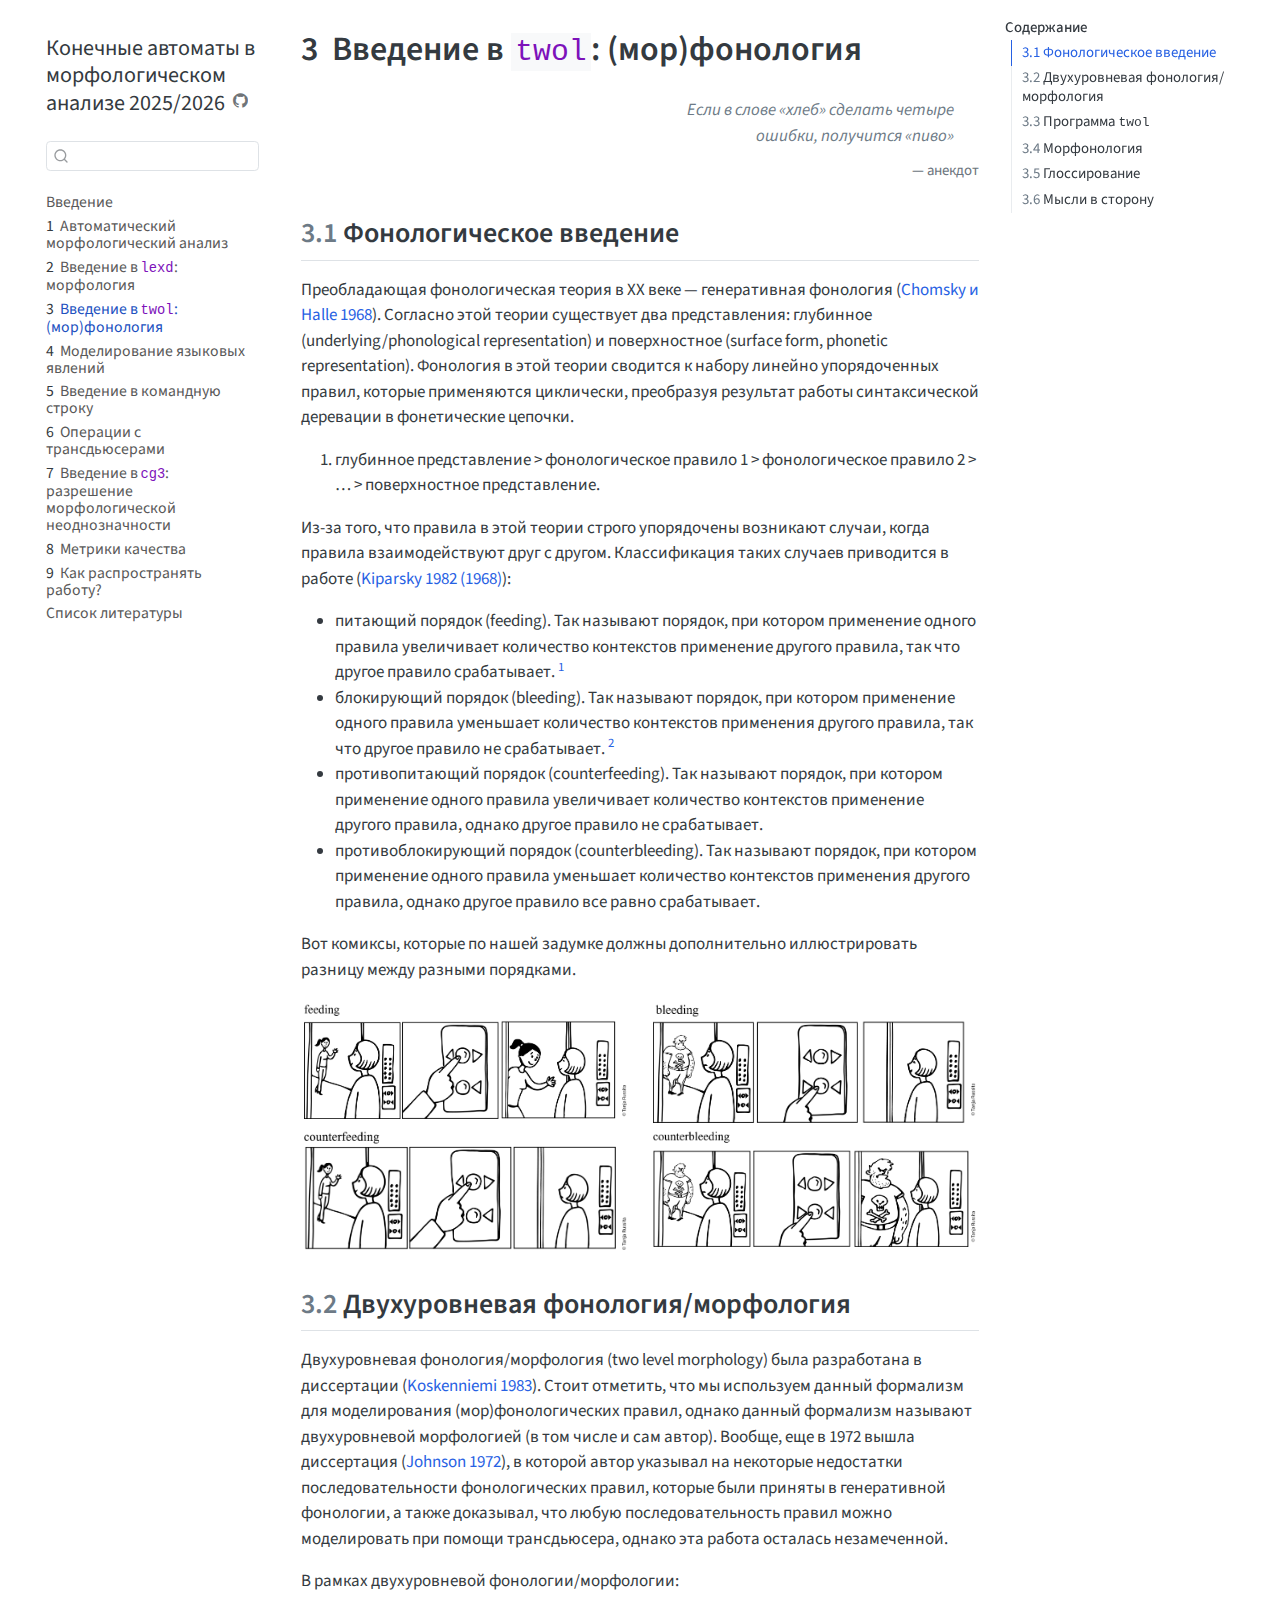
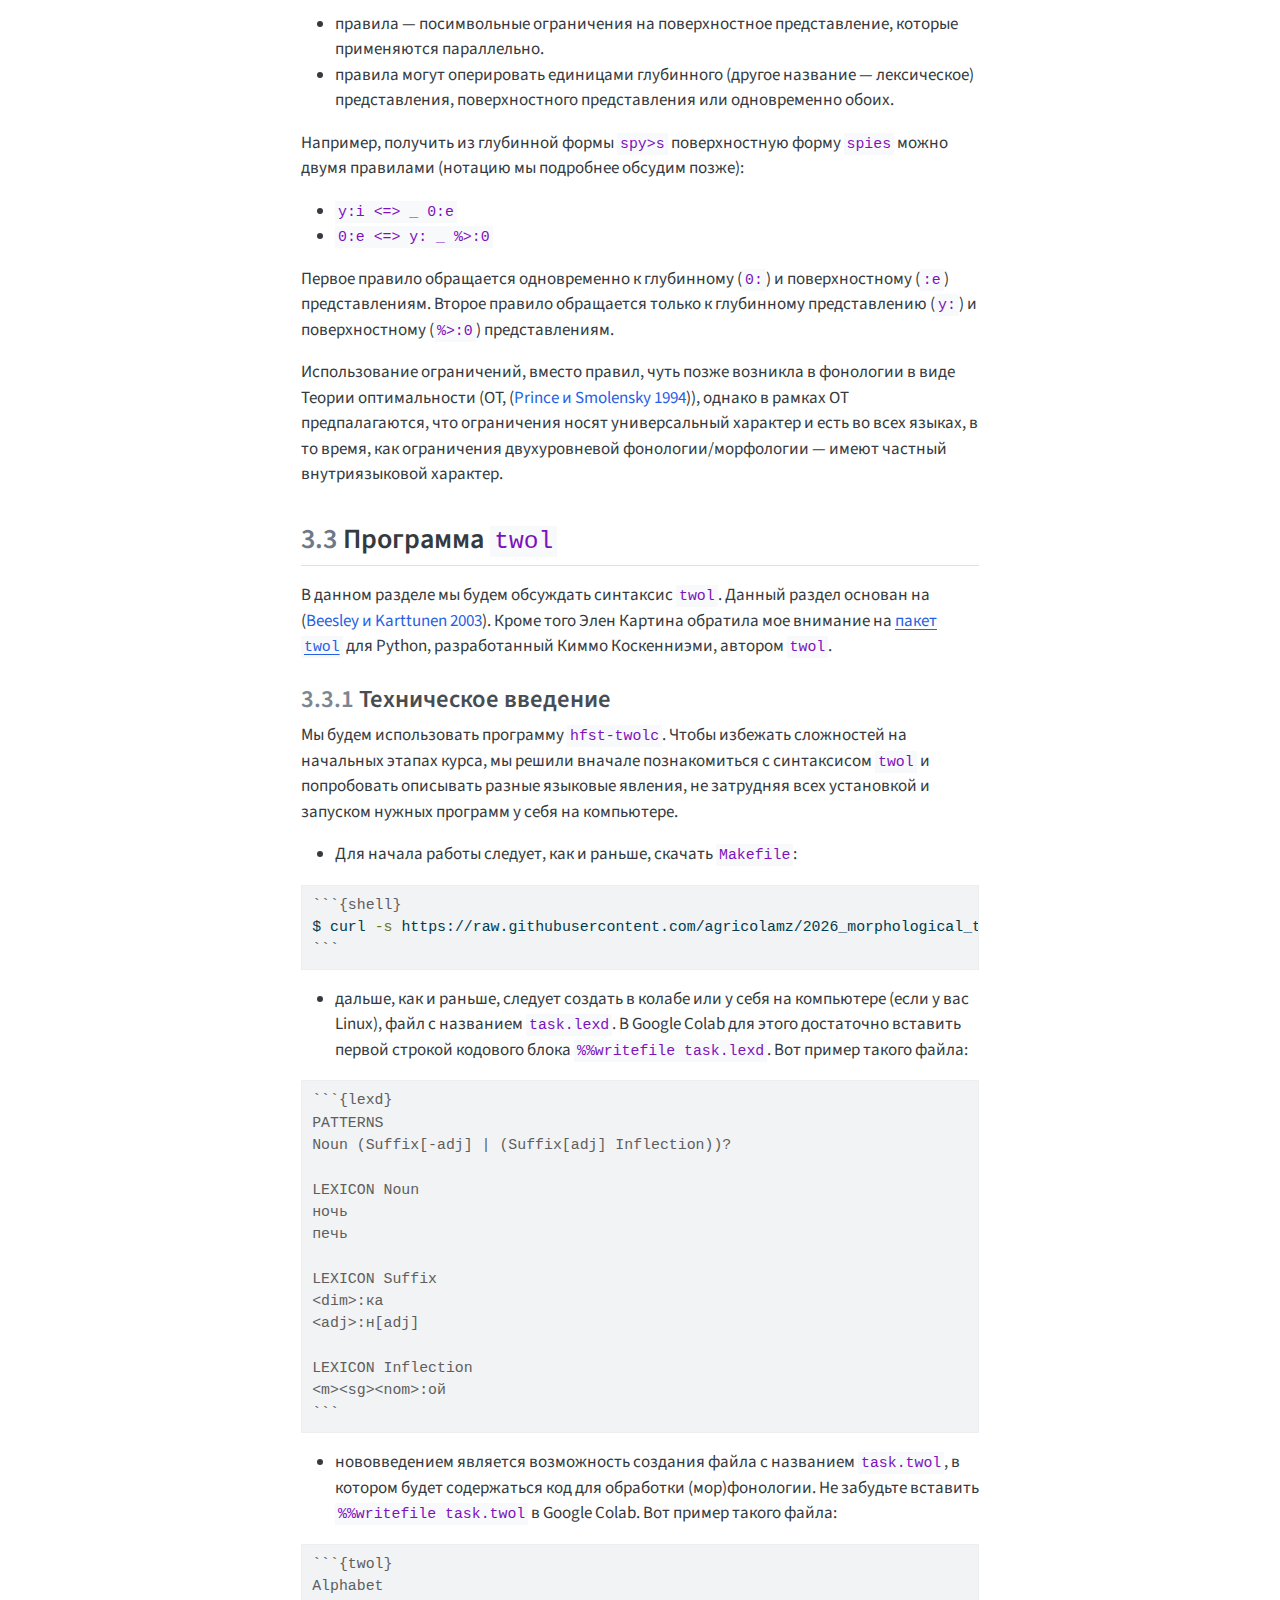
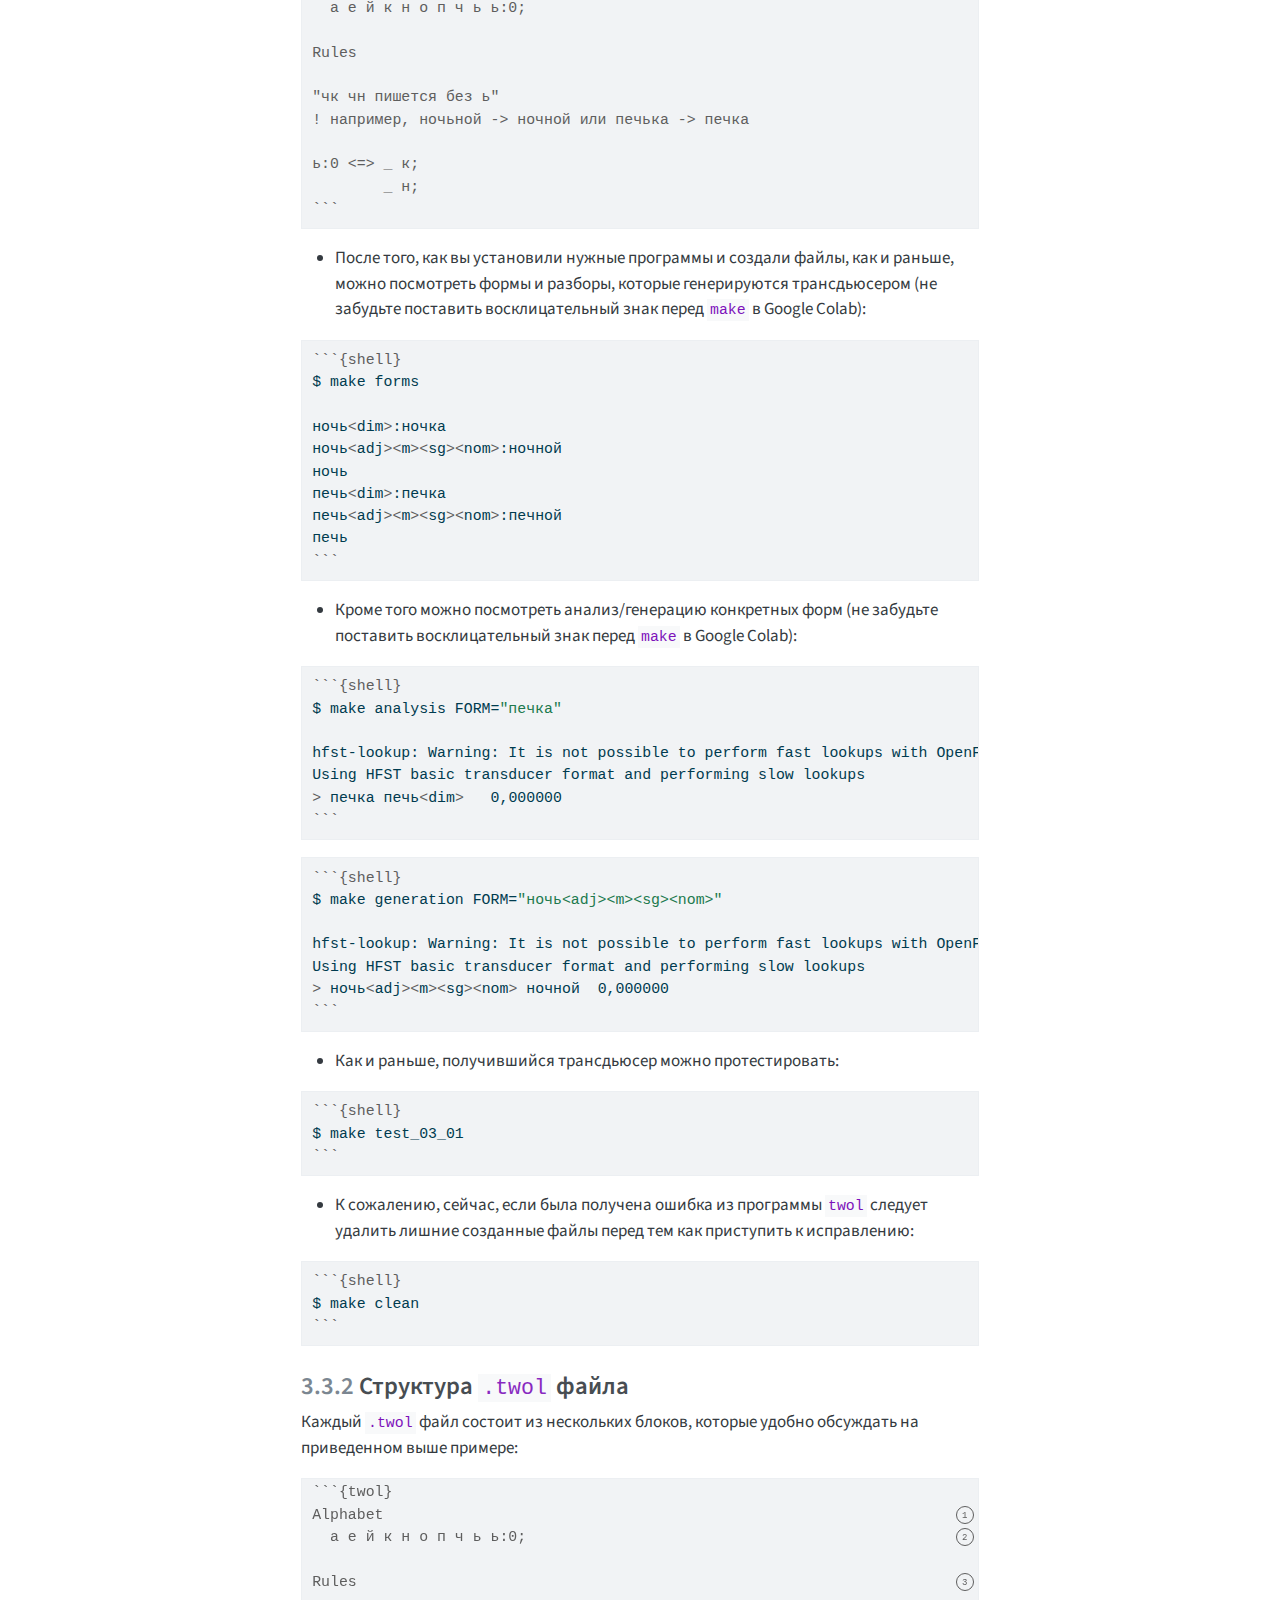
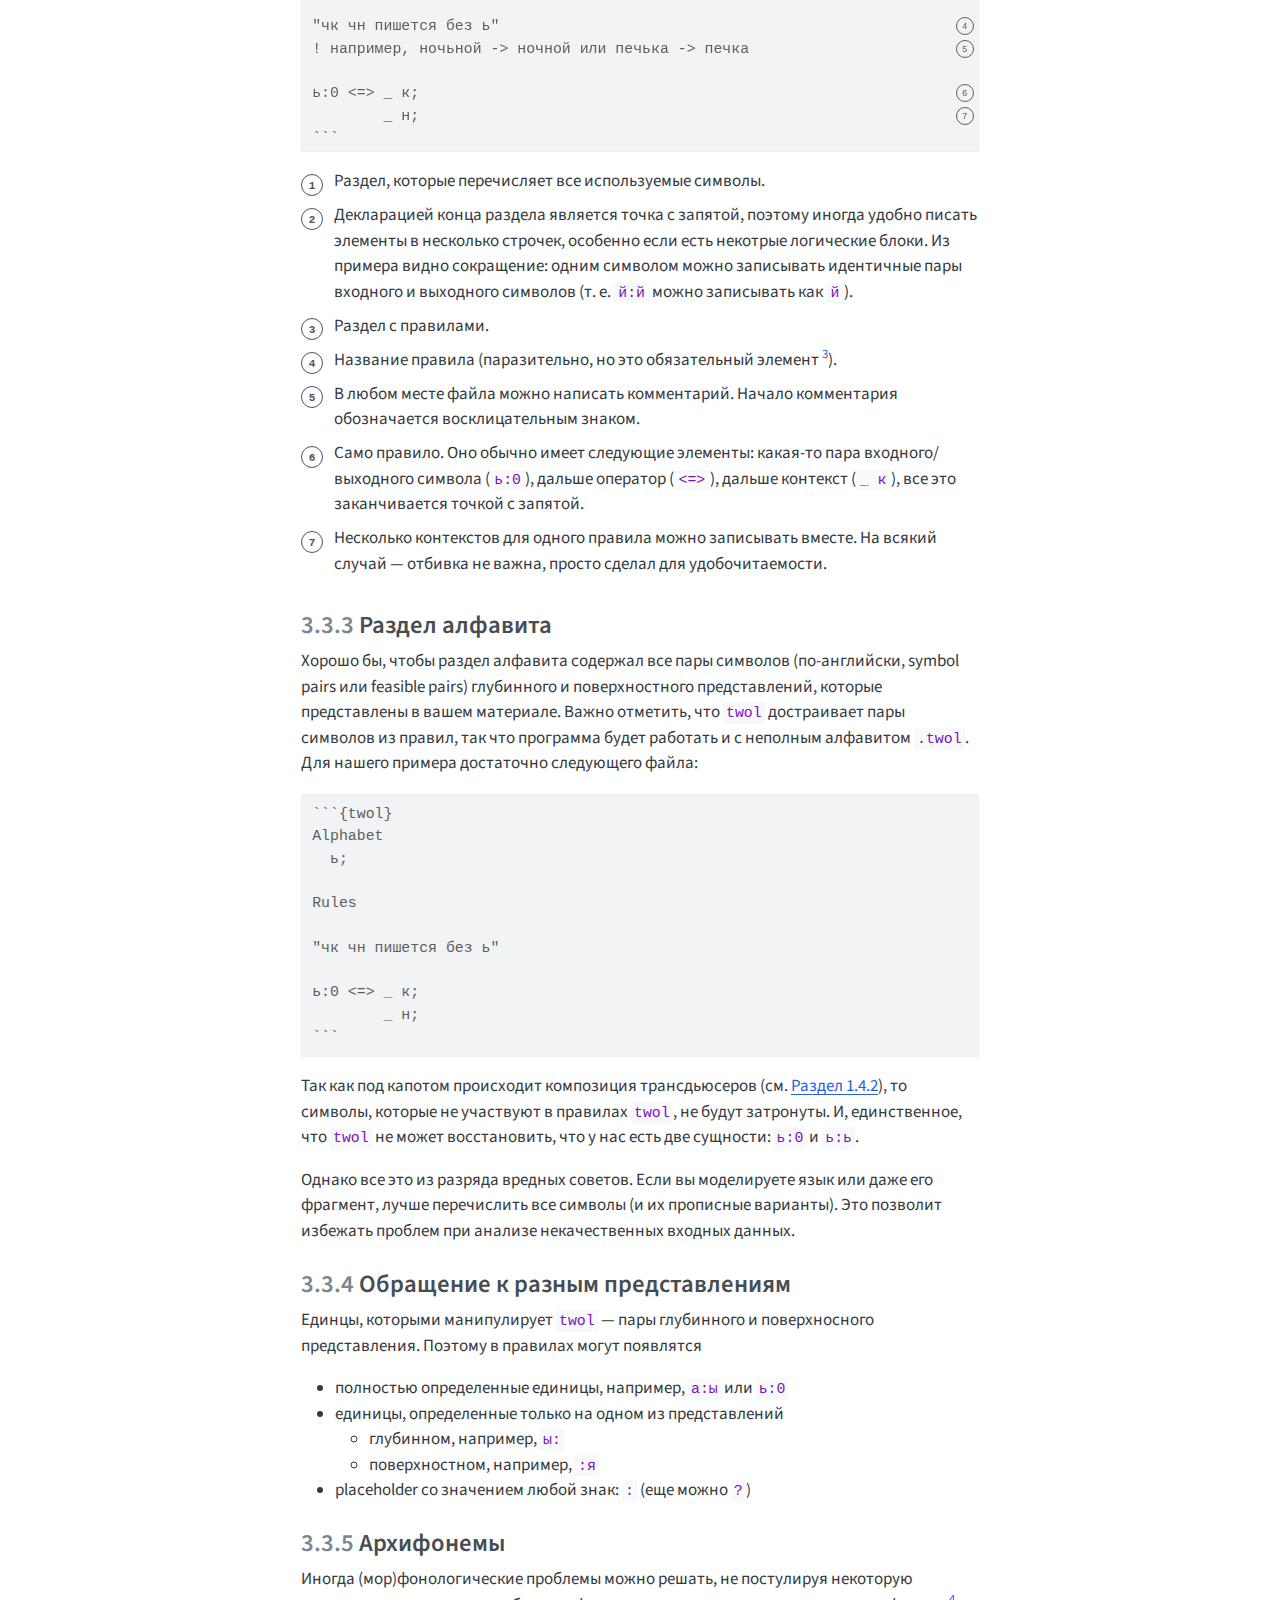
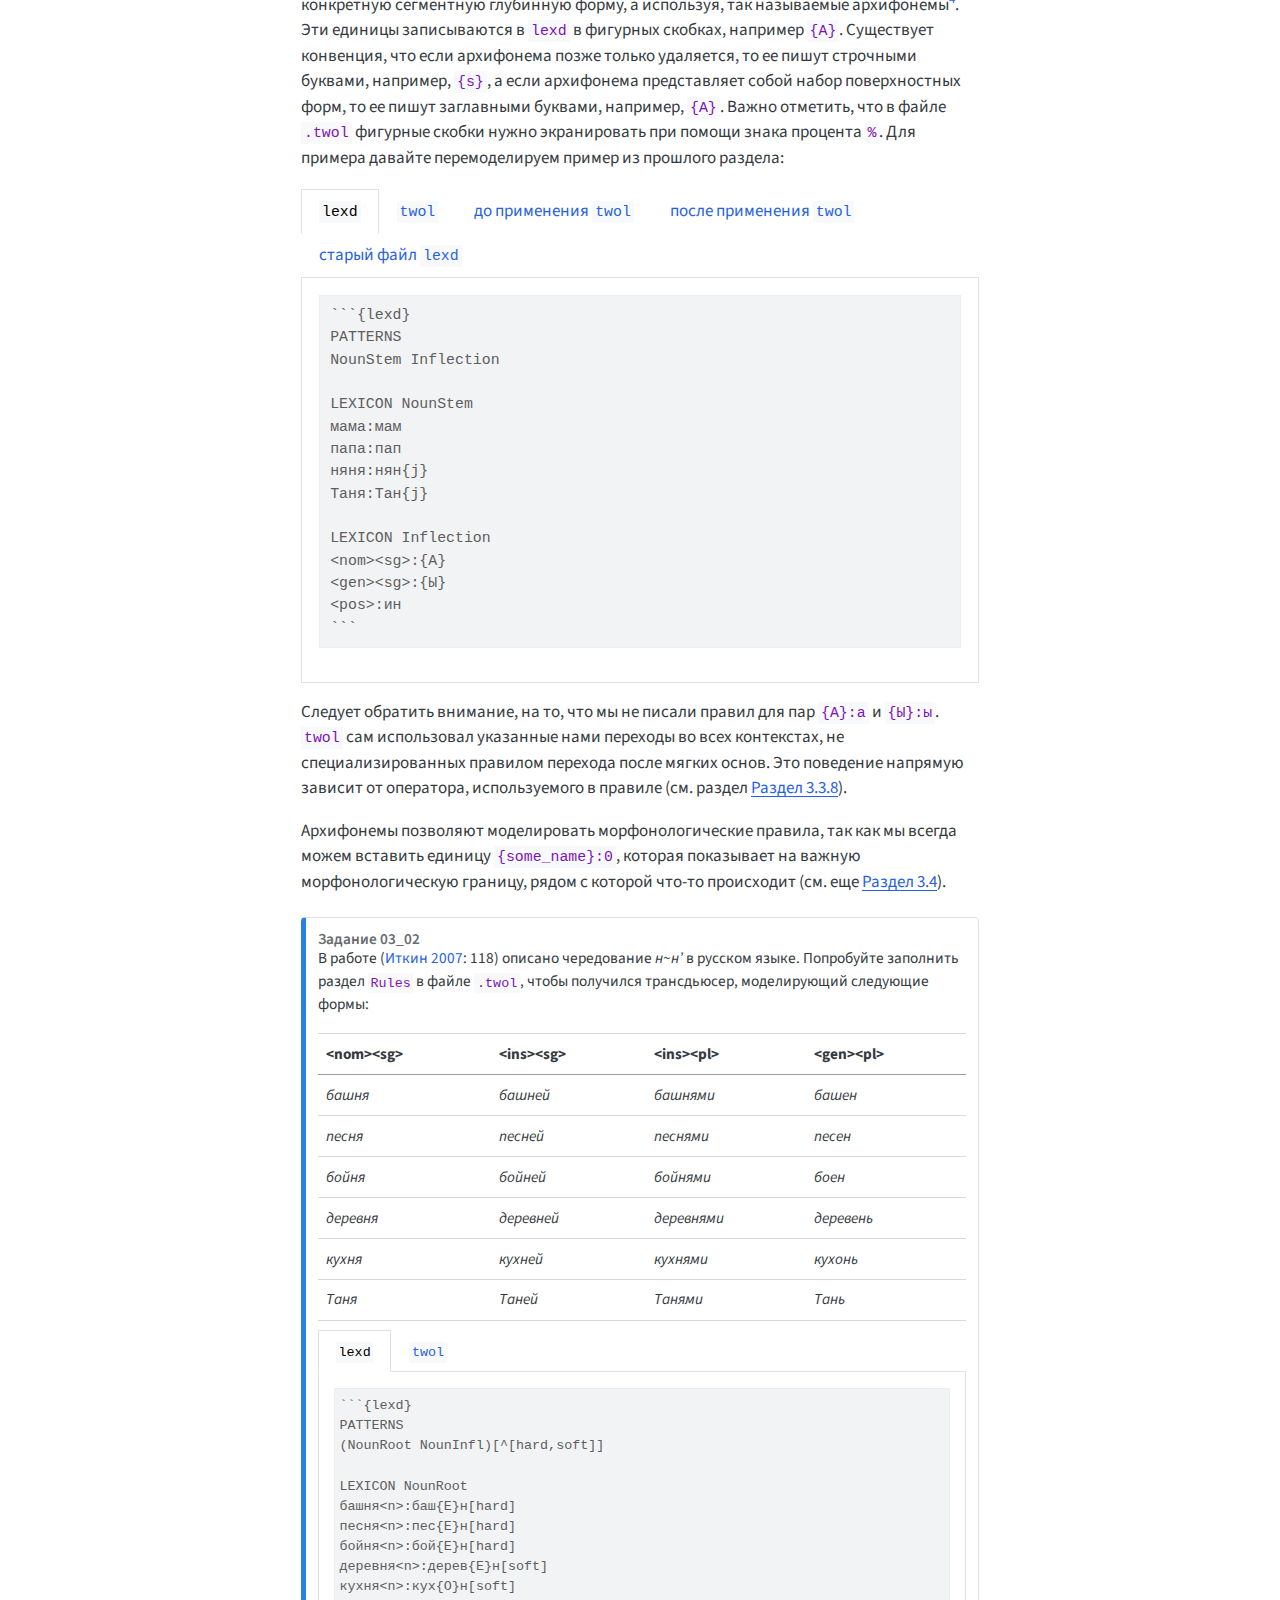
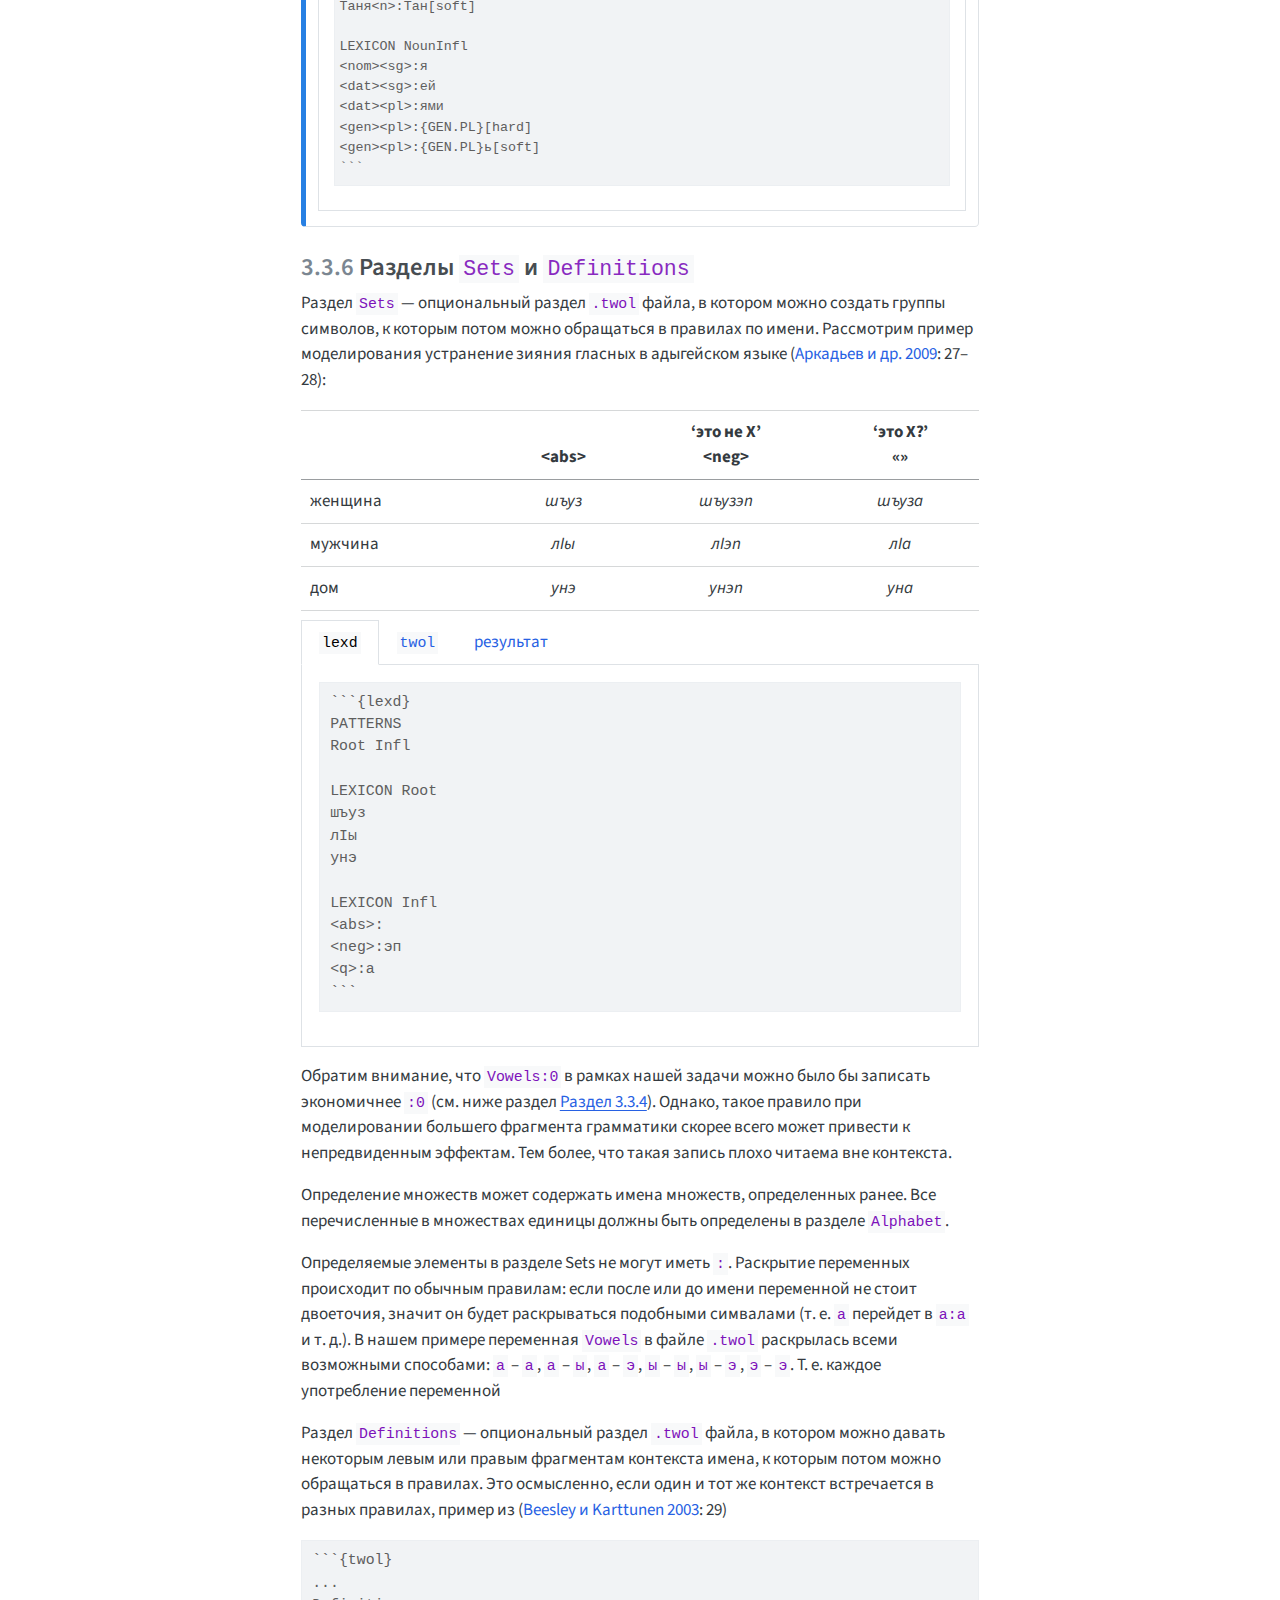
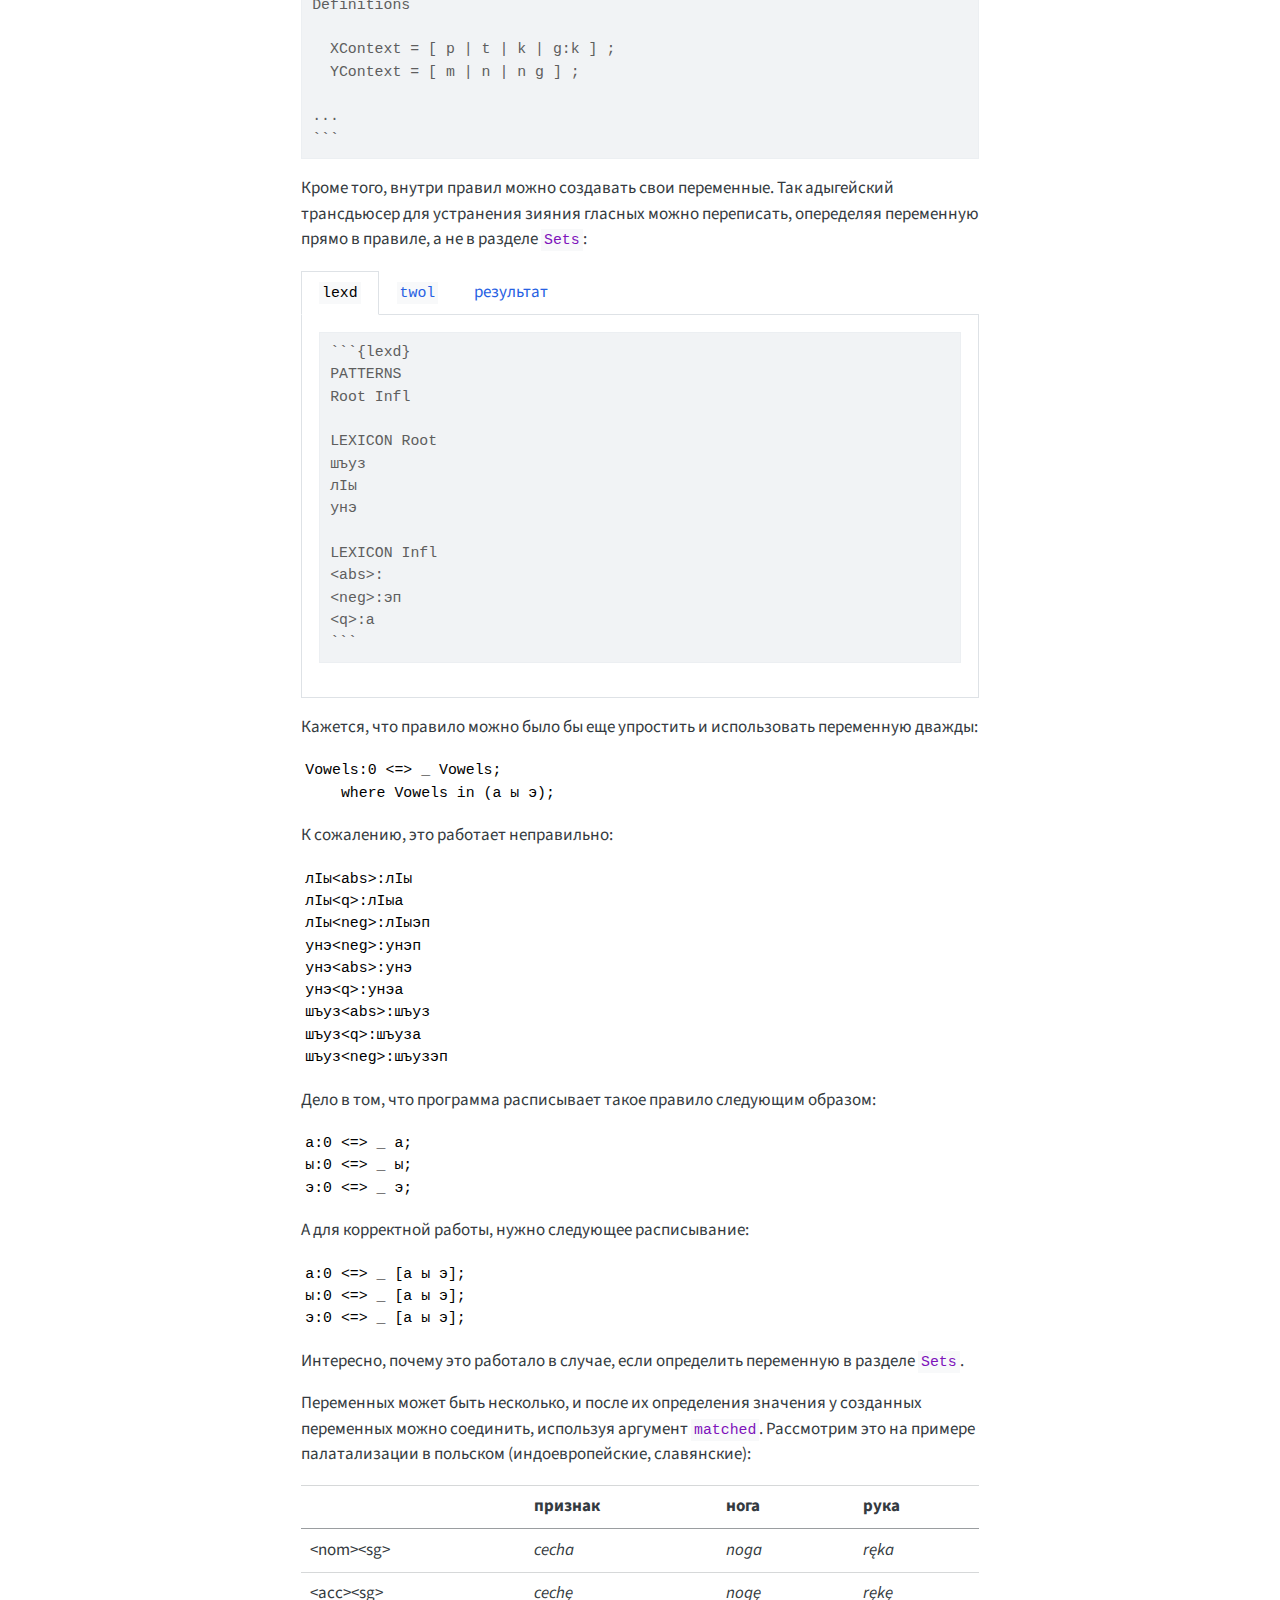
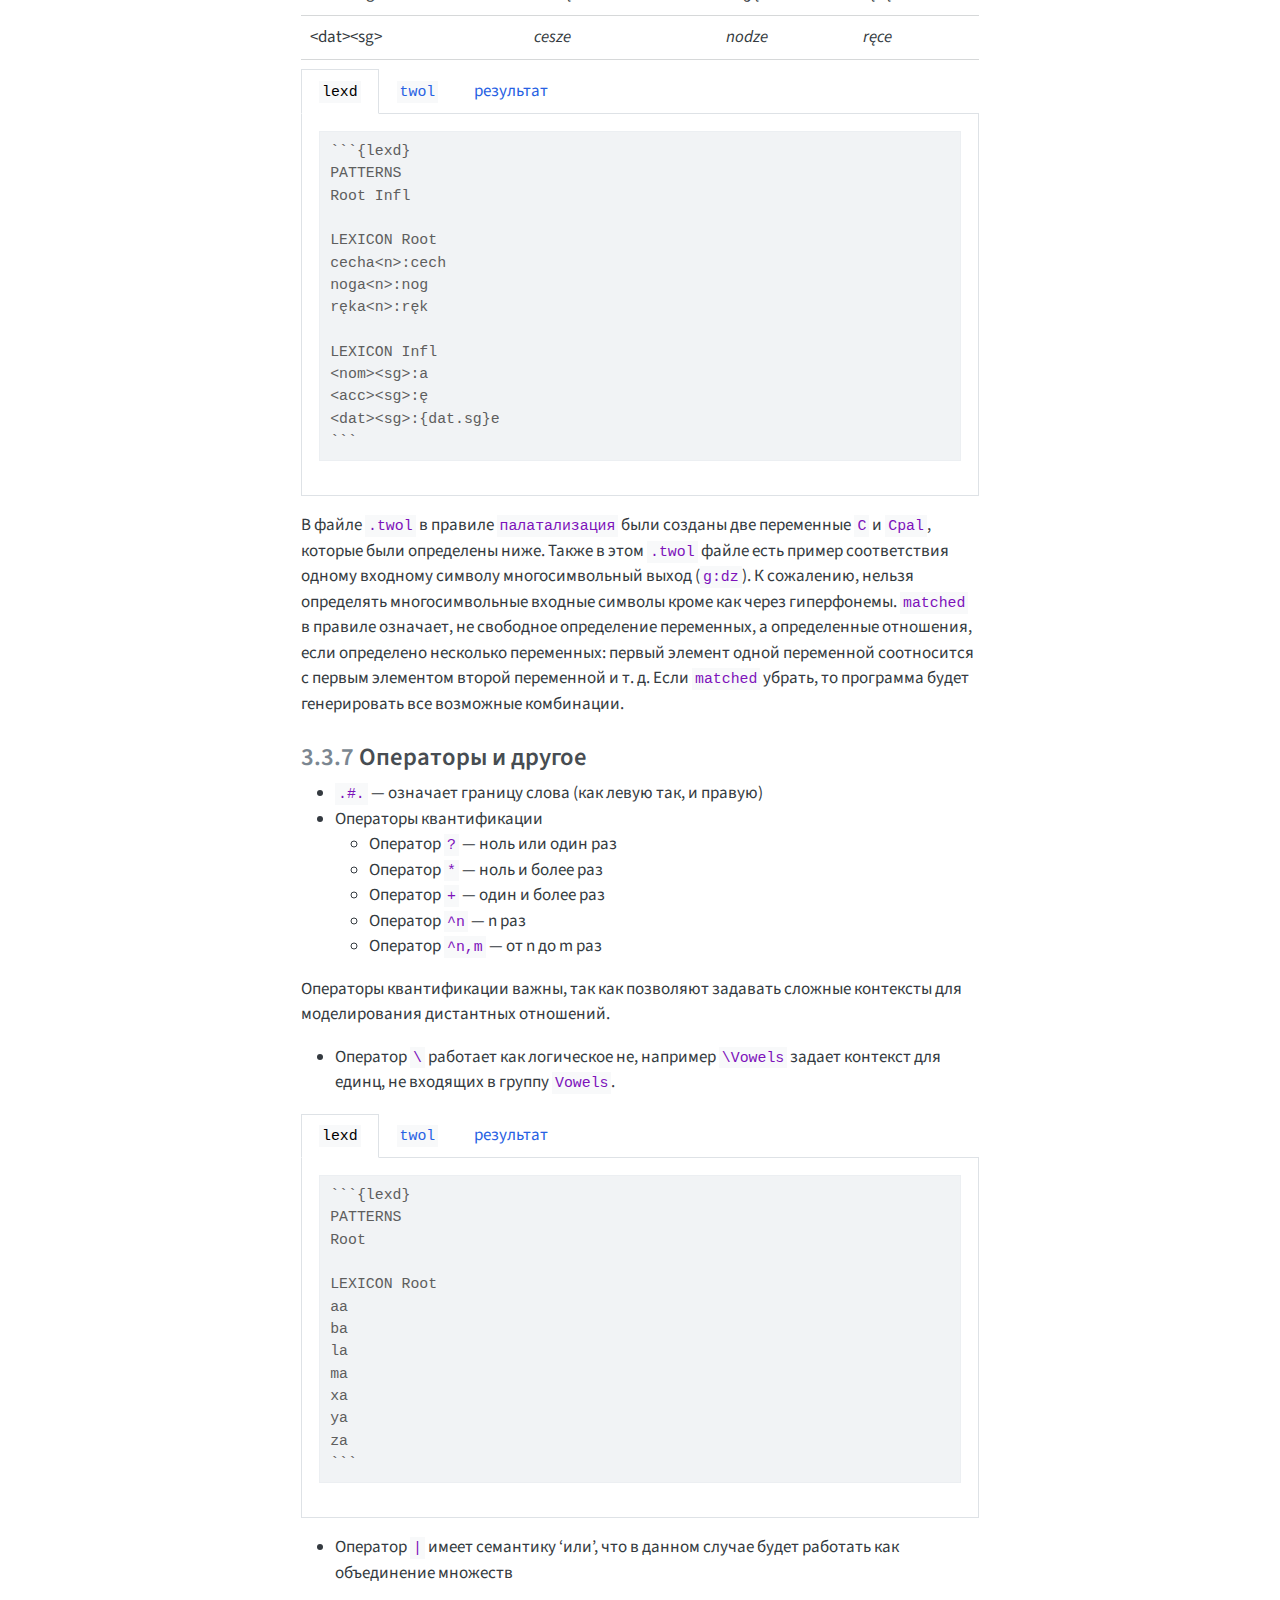
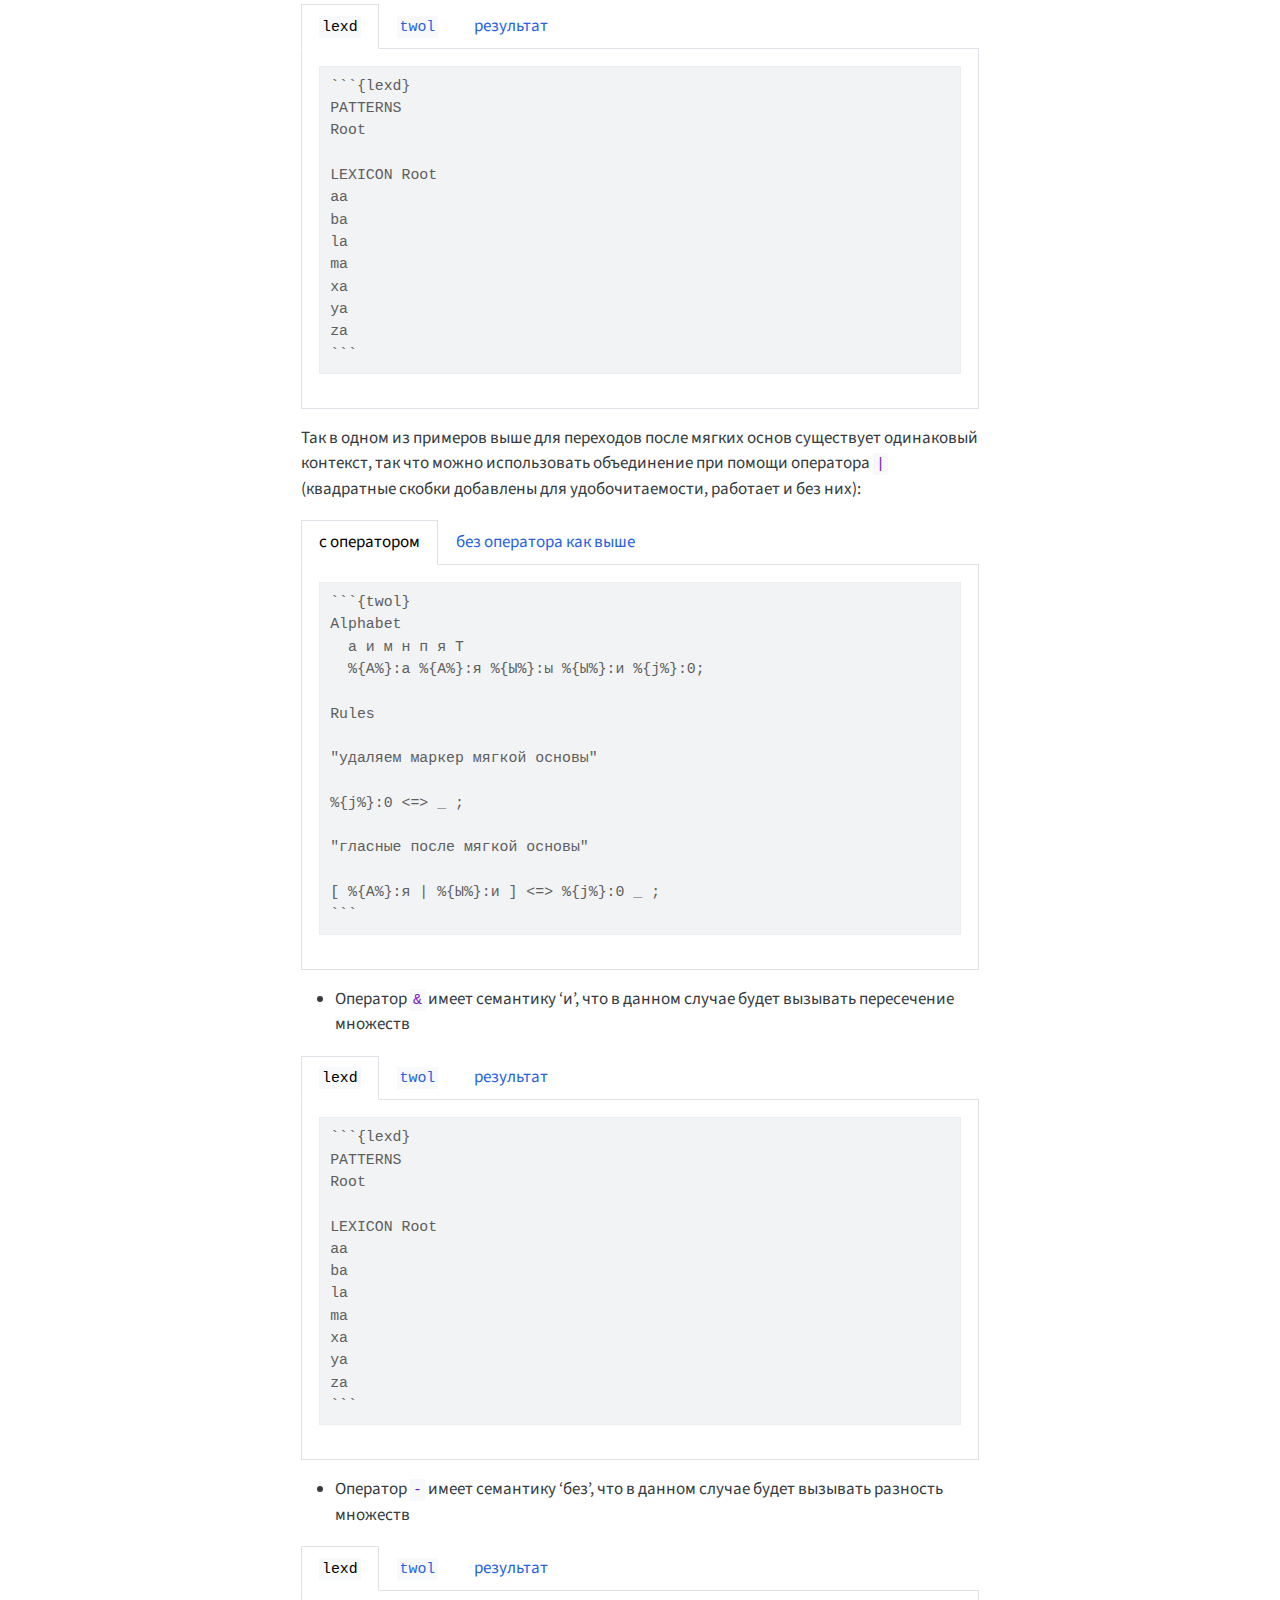
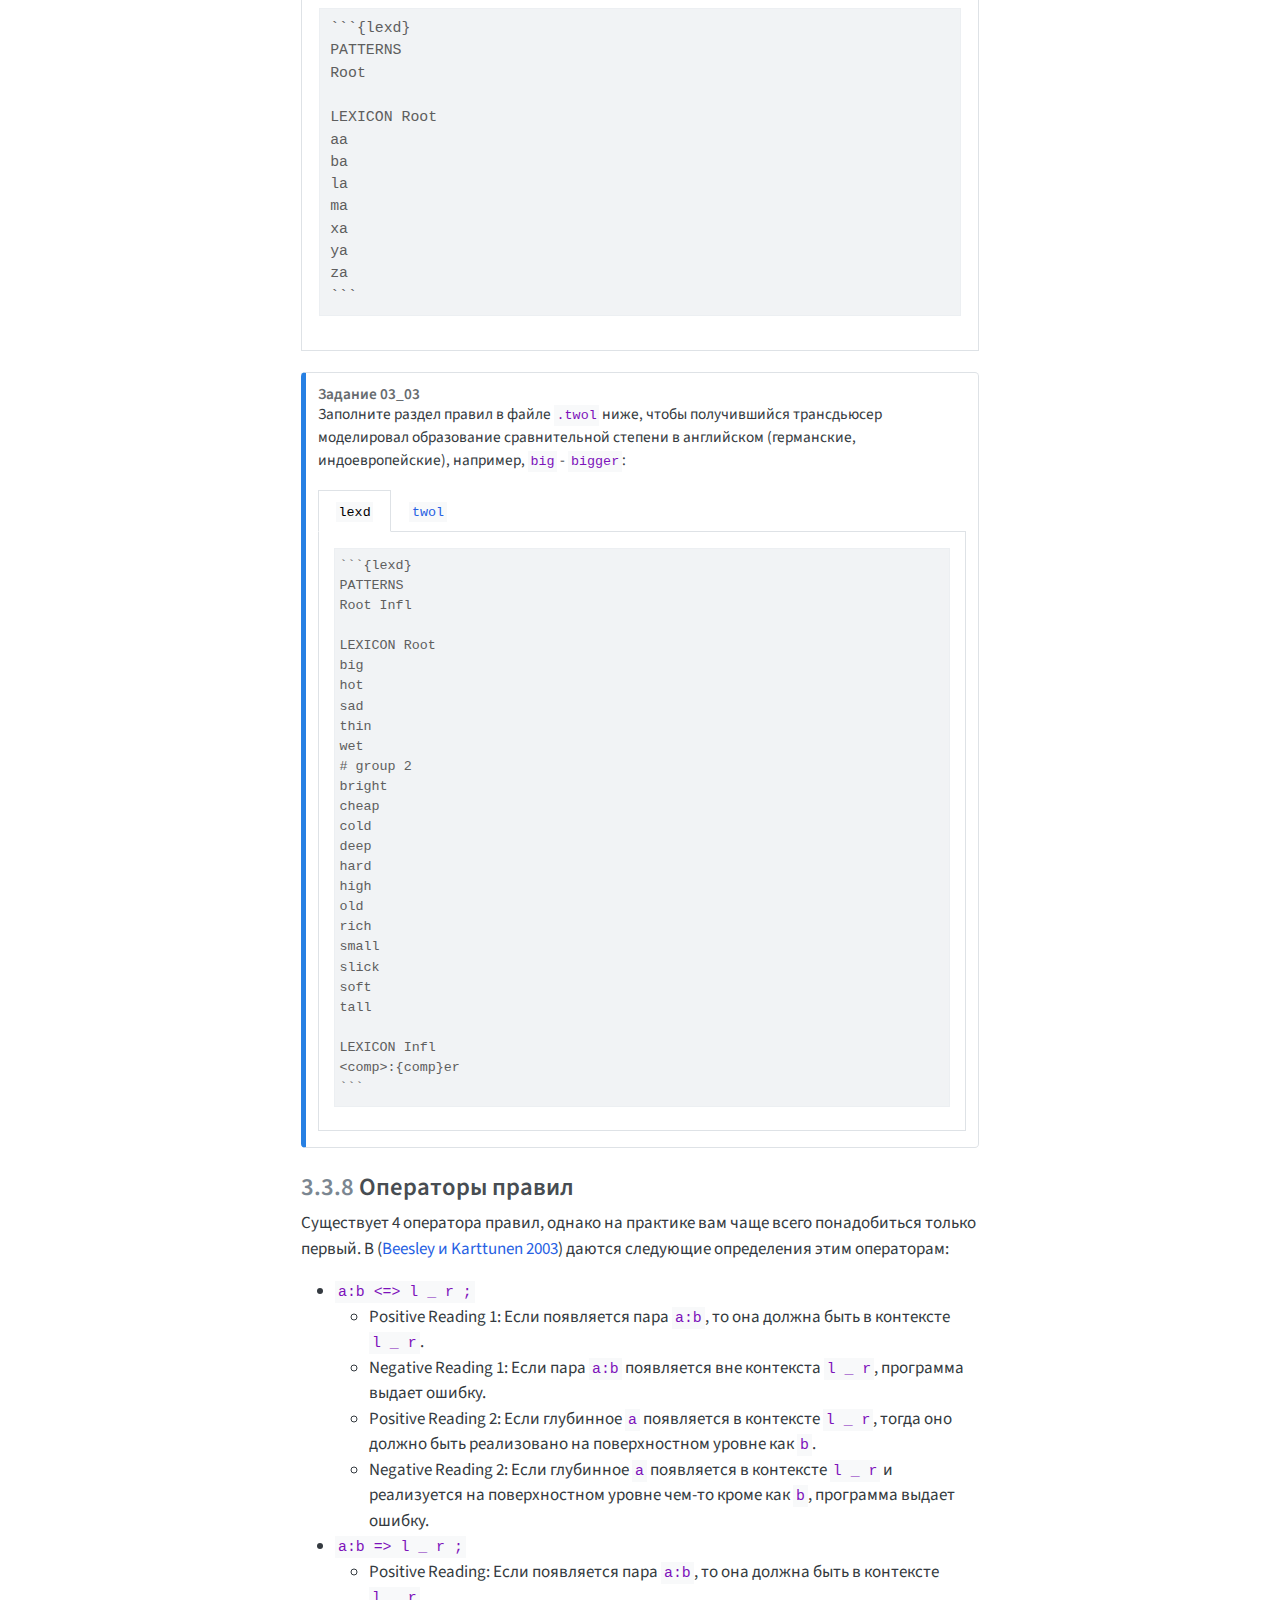
<file: docs/03_phonological_rules.html>
<!DOCTYPE html>
<html xmlns="http://www.w3.org/1999/xhtml" lang="ru" xml:lang="ru"><head>

<meta charset="utf-8">
<meta name="generator" content="quarto-1.7.29">

<meta name="viewport" content="width=device-width, initial-scale=1.0, user-scalable=yes">


<title>3&nbsp; Введение в twol: (мор)фонология – Конечные автоматы в морфологическом анализе 2025/2026</title>
<style>
code{white-space: pre-wrap;}
span.smallcaps{font-variant: small-caps;}
div.columns{display: flex; gap: min(4vw, 1.5em);}
div.column{flex: auto; overflow-x: auto;}
div.hanging-indent{margin-left: 1.5em; text-indent: -1.5em;}
ul.task-list{list-style: none;}
ul.task-list li input[type="checkbox"] {
  width: 0.8em;
  margin: 0 0.8em 0.2em -1em; /* quarto-specific, see https://github.com/quarto-dev/quarto-cli/issues/4556 */ 
  vertical-align: middle;
}
/* CSS for syntax highlighting */
html { -webkit-text-size-adjust: 100%; }
pre > code.sourceCode { white-space: pre; position: relative; }
pre > code.sourceCode > span { display: inline-block; line-height: 1.25; }
pre > code.sourceCode > span:empty { height: 1.2em; }
.sourceCode { overflow: visible; }
code.sourceCode > span { color: inherit; text-decoration: inherit; }
div.sourceCode { margin: 1em 0; }
pre.sourceCode { margin: 0; }
@media screen {
div.sourceCode { overflow: auto; }
}
@media print {
pre > code.sourceCode { white-space: pre-wrap; }
pre > code.sourceCode > span { text-indent: -5em; padding-left: 5em; }
}
pre.numberSource code
  { counter-reset: source-line 0; }
pre.numberSource code > span
  { position: relative; left: -4em; counter-increment: source-line; }
pre.numberSource code > span > a:first-child::before
  { content: counter(source-line);
    position: relative; left: -1em; text-align: right; vertical-align: baseline;
    border: none; display: inline-block;
    -webkit-touch-callout: none; -webkit-user-select: none;
    -khtml-user-select: none; -moz-user-select: none;
    -ms-user-select: none; user-select: none;
    padding: 0 4px; width: 4em;
  }
pre.numberSource { margin-left: 3em;  padding-left: 4px; }
div.sourceCode
  {   }
@media screen {
pre > code.sourceCode > span > a:first-child::before { text-decoration: underline; }
}
/* CSS for citations */
div.csl-bib-body { }
div.csl-entry {
  clear: both;
  margin-bottom: 0em;
}
.hanging-indent div.csl-entry {
  margin-left:2em;
  text-indent:-2em;
}
div.csl-left-margin {
  min-width:2em;
  float:left;
}
div.csl-right-inline {
  margin-left:2em;
  padding-left:1em;
}
div.csl-indent {
  margin-left: 2em;
}</style>


<script src="site_libs/quarto-nav/quarto-nav.js"></script>
<script src="site_libs/quarto-nav/headroom.min.js"></script>
<script src="site_libs/clipboard/clipboard.min.js"></script>
<script src="site_libs/quarto-search/autocomplete.umd.js"></script>
<script src="site_libs/quarto-search/fuse.min.js"></script>
<script src="site_libs/quarto-search/quarto-search.js"></script>
<meta name="quarto:offset" content="./">
<link href="./04_language_tasks.html" rel="next">
<link href="./02_introduction_to_lexd.html" rel="prev">
<script src="site_libs/quarto-html/quarto.js" type="module"></script>
<script src="site_libs/quarto-html/tabsets/tabsets.js" type="module"></script>
<script src="site_libs/quarto-html/popper.min.js"></script>
<script src="site_libs/quarto-html/tippy.umd.min.js"></script>
<script src="site_libs/quarto-html/anchor.min.js"></script>
<link href="site_libs/quarto-html/tippy.css" rel="stylesheet">
<link href="site_libs/quarto-html/quarto-syntax-highlighting-0815c480559380816a4d1ea211a47e91.css" rel="stylesheet" id="quarto-text-highlighting-styles">
<script src="site_libs/bootstrap/bootstrap.min.js"></script>
<link href="site_libs/bootstrap/bootstrap-icons.css" rel="stylesheet">
<link href="site_libs/bootstrap/bootstrap-320ad5607646c56df2c4e55503b78b49.min.css" rel="stylesheet" append-hash="true" id="quarto-bootstrap" data-mode="light">
<script id="quarto-search-options" type="application/json">{
  "location": "sidebar",
  "copy-button": false,
  "collapse-after": 3,
  "panel-placement": "start",
  "type": "textbox",
  "limit": 50,
  "keyboard-shortcut": [
    "f",
    "/",
    "s"
  ],
  "show-item-context": false,
  "language": {
    "search-no-results-text": "Поиск не дал результатов",
    "search-matching-documents-text": "Результаты поиска",
    "search-copy-link-title": "Скопировать ссылку",
    "search-hide-matches-text": "Скрыть дополнительные результаты",
    "search-more-match-text": "дополнительный результат в этом документе",
    "search-more-matches-text": "дополнительных результата(-ов) в этом документе",
    "search-clear-button-title": "Очистить",
    "search-text-placeholder": "",
    "search-detached-cancel-button-title": "Отменить",
    "search-submit-button-title": "Найти",
    "search-label": "Поиск"
  }
}</script>
<link href="site_libs/pagedtable-1.1/css/pagedtable.css" rel="stylesheet">
<script src="site_libs/pagedtable-1.1/js/pagedtable.js"></script>


<link rel="stylesheet" href="styles.css">
</head>

<body class="nav-sidebar floating quarto-light">

<div id="quarto-search-results"></div>
  <header id="quarto-header" class="headroom fixed-top">
  <nav class="quarto-secondary-nav">
    <div class="container-fluid d-flex">
      <button type="button" class="quarto-btn-toggle btn" data-bs-toggle="collapse" role="button" data-bs-target=".quarto-sidebar-collapse-item" aria-controls="quarto-sidebar" aria-expanded="false" aria-label="Переключить боковую панель навигации" onclick="if (window.quartoToggleHeadroom) { window.quartoToggleHeadroom(); }">
        <i class="bi bi-layout-text-sidebar-reverse"></i>
      </button>
        <nav class="quarto-page-breadcrumbs" aria-label="breadcrumb"><ol class="breadcrumb"><li class="breadcrumb-item"><a href="./03_phonological_rules.html"><span class="chapter-number">3</span>&nbsp; <span class="chapter-title">Введение в <code>twol</code>: (мор)фонология</span></a></li></ol></nav>
        <a class="flex-grow-1" role="navigation" data-bs-toggle="collapse" data-bs-target=".quarto-sidebar-collapse-item" aria-controls="quarto-sidebar" aria-expanded="false" aria-label="Переключить боковую панель навигации" onclick="if (window.quartoToggleHeadroom) { window.quartoToggleHeadroom(); }">      
        </a>
      <button type="button" class="btn quarto-search-button" aria-label="Поиск" onclick="window.quartoOpenSearch();">
        <i class="bi bi-search"></i>
      </button>
    </div>
  </nav>
</header>
<!-- content -->
<div id="quarto-content" class="quarto-container page-columns page-rows-contents page-layout-full">
<!-- sidebar -->
  <nav id="quarto-sidebar" class="sidebar collapse collapse-horizontal quarto-sidebar-collapse-item sidebar-navigation floating overflow-auto">
    <div class="pt-lg-2 mt-2 text-left sidebar-header">
    <div class="sidebar-title mb-0 py-0">
      <a href="./">Конечные автоматы в морфологическом анализе 2025/2026</a> 
        <div class="sidebar-tools-main">
    <a href="https://github.com/agricolamz/2026_morphological_transducers/" title="Source Code" class="quarto-navigation-tool px-1" aria-label="Source Code"><i class="bi bi-github"></i></a>
</div>
    </div>
      </div>
        <div class="mt-2 flex-shrink-0 align-items-center">
        <div class="sidebar-search">
        <div id="quarto-search" class="" title="Поиск"></div>
        </div>
        </div>
    <div class="sidebar-menu-container"> 
    <ul class="list-unstyled mt-1">
        <li class="sidebar-item">
  <div class="sidebar-item-container"> 
  <a href="./index.html" class="sidebar-item-text sidebar-link">
 <span class="menu-text">Введение</span></a>
  </div>
</li>
        <li class="sidebar-item">
  <div class="sidebar-item-container"> 
  <a href="./01_introduction_to_transducers.html" class="sidebar-item-text sidebar-link">
 <span class="menu-text"><span class="chapter-number">1</span>&nbsp; <span class="chapter-title">Автоматический морфологический анализ</span></span></a>
  </div>
</li>
        <li class="sidebar-item">
  <div class="sidebar-item-container"> 
  <a href="./02_introduction_to_lexd.html" class="sidebar-item-text sidebar-link">
 <span class="menu-text"><span class="chapter-number">2</span>&nbsp; <span class="chapter-title">Введение в <code>lexd</code>: морфология</span></span></a>
  </div>
</li>
        <li class="sidebar-item">
  <div class="sidebar-item-container"> 
  <a href="./03_phonological_rules.html" class="sidebar-item-text sidebar-link active">
 <span class="menu-text"><span class="chapter-number">3</span>&nbsp; <span class="chapter-title">Введение в <code>twol</code>: (мор)фонология</span></span></a>
  </div>
</li>
        <li class="sidebar-item">
  <div class="sidebar-item-container"> 
  <a href="./04_language_tasks.html" class="sidebar-item-text sidebar-link">
 <span class="menu-text"><span class="chapter-number">4</span>&nbsp; <span class="chapter-title">Моделирование языковых явлений</span></span></a>
  </div>
</li>
        <li class="sidebar-item">
  <div class="sidebar-item-container"> 
  <a href="./05_technical_class.html" class="sidebar-item-text sidebar-link">
 <span class="menu-text"><span class="chapter-number">5</span>&nbsp; <span class="chapter-title">Введение в командную строку</span></span></a>
  </div>
</li>
        <li class="sidebar-item">
  <div class="sidebar-item-container"> 
  <a href="./06_transducer_manipulation.html" class="sidebar-item-text sidebar-link">
 <span class="menu-text"><span class="chapter-number">6</span>&nbsp; <span class="chapter-title">Операции с трансдьюсерами</span></span></a>
  </div>
</li>
        <li class="sidebar-item">
  <div class="sidebar-item-container"> 
  <a href="./07_disambiguation.html" class="sidebar-item-text sidebar-link">
 <span class="menu-text"><span class="chapter-number">7</span>&nbsp; <span class="chapter-title">Введение в <code>cg3</code>: разрешение морфологической неоднозначности</span></span></a>
  </div>
</li>
        <li class="sidebar-item">
  <div class="sidebar-item-container"> 
  <a href="./08_coverage.html" class="sidebar-item-text sidebar-link">
 <span class="menu-text"><span class="chapter-number">8</span>&nbsp; <span class="chapter-title">Метрики качества</span></span></a>
  </div>
</li>
        <li class="sidebar-item">
  <div class="sidebar-item-container"> 
  <a href="./09_hygiene.html" class="sidebar-item-text sidebar-link">
 <span class="menu-text"><span class="chapter-number">9</span>&nbsp; <span class="chapter-title">Как распространять работу?</span></span></a>
  </div>
</li>
        <li class="sidebar-item">
  <div class="sidebar-item-container"> 
  <a href="./references.html" class="sidebar-item-text sidebar-link">
 <span class="menu-text">Список литературы</span></a>
  </div>
</li>
    </ul>
    </div>
</nav>
<div id="quarto-sidebar-glass" class="quarto-sidebar-collapse-item" data-bs-toggle="collapse" data-bs-target=".quarto-sidebar-collapse-item"></div>
<!-- margin-sidebar -->
    <div id="quarto-margin-sidebar" class="sidebar margin-sidebar">
        <nav id="TOC" role="doc-toc" class="toc-active">
    <h2 id="toc-title">Содержание</h2>
   
  <ul>
  <li><a href="#фонологическое-введение" id="toc-фонологическое-введение" class="nav-link active" data-scroll-target="#фонологическое-введение"><span class="header-section-number">3.1</span> Фонологическое введение</a></li>
  <li><a href="#двухуровневая-фонологияморфология" id="toc-двухуровневая-фонологияморфология" class="nav-link" data-scroll-target="#двухуровневая-фонологияморфология"><span class="header-section-number">3.2</span> Двухуровневая фонология/морфология</a></li>
  <li><a href="#программа-twol" id="toc-программа-twol" class="nav-link" data-scroll-target="#программа-twol"><span class="header-section-number">3.3</span> Программа <code>twol</code></a>
  <ul class="collapse">
  <li><a href="#техническое-введение" id="toc-техническое-введение" class="nav-link" data-scroll-target="#техническое-введение"><span class="header-section-number">3.3.1</span> Техническое введение</a></li>
  <li><a href="#sec-twol-structure" id="toc-sec-twol-structure" class="nav-link" data-scroll-target="#sec-twol-structure"><span class="header-section-number">3.3.2</span> Структура <code>.twol</code> файла</a></li>
  <li><a href="#раздел-алфавита" id="toc-раздел-алфавита" class="nav-link" data-scroll-target="#раздел-алфавита"><span class="header-section-number">3.3.3</span> Раздел алфавита</a></li>
  <li><a href="#sec-dif-representations" id="toc-sec-dif-representations" class="nav-link" data-scroll-target="#sec-dif-representations"><span class="header-section-number">3.3.4</span> Обращение к разным представлениям</a></li>
  <li><a href="#sec-archiphonemes" id="toc-sec-archiphonemes" class="nav-link" data-scroll-target="#sec-archiphonemes"><span class="header-section-number">3.3.5</span> Архифонемы</a></li>
  <li><a href="#разделы-sets-и-definitions" id="toc-разделы-sets-и-definitions" class="nav-link" data-scroll-target="#разделы-sets-и-definitions"><span class="header-section-number">3.3.6</span> Разделы <code>Sets</code> и <code>Definitions</code></a></li>
  <li><a href="#операторы-и-другое" id="toc-операторы-и-другое" class="nav-link" data-scroll-target="#операторы-и-другое"><span class="header-section-number">3.3.7</span> Операторы и другое</a></li>
  <li><a href="#sec-rule-operators" id="toc-sec-rule-operators" class="nav-link" data-scroll-target="#sec-rule-operators"><span class="header-section-number">3.3.8</span> Операторы правил</a></li>
  </ul></li>
  <li><a href="#sec-morphonology" id="toc-sec-morphonology" class="nav-link" data-scroll-target="#sec-morphonology"><span class="header-section-number">3.4</span> Морфонология</a></li>
  <li><a href="#глоссирование" id="toc-глоссирование" class="nav-link" data-scroll-target="#глоссирование"><span class="header-section-number">3.5</span> Глоссирование</a></li>
  <li><a href="#мысли-в-сторону" id="toc-мысли-в-сторону" class="nav-link" data-scroll-target="#мысли-в-сторону"><span class="header-section-number">3.6</span> Мысли в сторону</a></li>
  </ul>
</nav>
    </div>
<!-- main -->
<main class="content column-body" id="quarto-document-content">

<header id="title-block-header" class="quarto-title-block default">
<div class="quarto-title">
<h1 class="title"><span class="chapter-number">3</span>&nbsp; <span class="chapter-title">Введение в <code>twol</code>: (мор)фонология</span></h1>
</div>



<div class="quarto-title-meta column-body">

    
  
    
  </div>
  


</header>


<div class="epigraph-wrapper clearfix">
<figure class="text-end w-50 float-end figure">
<blockquote class="epigraph blockquote">
<p><em>Если в слове «хлеб» сделать четыре ошибки, получится
«пиво»</em></p></blockquote>
<figcaption class="blockquote-footer">анекдот</figcaption>
</figure>
</div>

<section id="фонологическое-введение" class="level2" data-number="3.1">
<h2 data-number="3.1" class="anchored" data-anchor-id="фонологическое-введение"><span class="header-section-number">3.1</span> Фонологическое введение</h2>
<p>Преобладающая фонологическая теория в XX веке — генеративная фонология <span class="citation" data-cites="chomsky1968">(<a href="references.html#ref-chomsky1968" role="doc-biblioref">Chomsky и Halle 1968</a>)</span>. Согласно этой теории существует два представления: глубинное (underlying/phonological representation) и поверхностное (surface form, phonetic representation). Фонология в этой теории сводится к набору линейно упорядоченных правил, которые применяются циклически, преобразуя результат работы синтаксической деревации в фонетические цепочки.</p>
<ol class="example" type="1">
<li>глубинное представление &gt; фонологическое правило 1 &gt; фонологическое правило 2 &gt; … &gt; поверхностное представление.</li>
</ol>
<p>Из-за того, что правила в этой теории строго упорядочены возникают случаи, когда правила взаимодействуют друг с другом. Классификация таких случаев приводится в работе <span class="citation" data-cites="kiparsky1982">(<a href="references.html#ref-kiparsky1982" role="doc-biblioref">Kiparsky 1982 (1968)</a>)</span>:</p>
<ul>
<li>питающий порядок (feeding). Так называют порядок, при котором применение одного правила увеличивает количество контекстов применение другого правила, так что другое правило срабатывает. <a href="#fn1" class="footnote-ref" id="fnref1" role="doc-noteref"><sup>1</sup></a></li>
<li>блокирующий порядок (bleeding). Так называют порядок, при котором применение одного правила уменьшает количество контекстов применения другого правила, так что другое правило не срабатывает. <a href="#fn2" class="footnote-ref" id="fnref2" role="doc-noteref"><sup>2</sup></a></li>
<li>противопитающий порядок (counterfeeding). Так называют порядок, при котором применение одного правила увеличивает количество контекстов применение другого правила, однако другое правило не срабатывает.</li>
<li>противоблокирующий порядок (counterbleeding). Так называют порядок, при котором применение одного правила уменьшает количество контекстов применения другого правила, однако другое правило все равно срабатывает.</li>
</ul>
<p>Вот комиксы, которые по нашей задумке должны дополнительно иллюстрировать разницу между разными порядками.</p>
<div class="cell quarto-layout-panel" data-layout-ncol="2">
<div class="quarto-layout-row">
<div class="quarto-layout-cell" style="flex-basis: 50.0%;justify-content: center;">
<p><img src="images/03_01_Russita-feeding.png" class="img-fluid" width="1604"></p>
</div>
<div class="quarto-layout-cell" style="flex-basis: 50.0%;justify-content: center;">
<p><img src="images/03_02_Russita-bleeding.png" class="img-fluid" width="1537"></p>
</div>
</div>
<div class="quarto-layout-row">
<div class="quarto-layout-cell" style="flex-basis: 50.0%;justify-content: center;">
<p><img src="images/03_03_Russita-counterfeeding.png" class="img-fluid" width="1516"></p>
</div>
<div class="quarto-layout-cell" style="flex-basis: 50.0%;justify-content: center;">
<p><img src="images/03_04_Russita-counterbleeding.png" class="img-fluid" width="1601"></p>
</div>
</div>
</div>
</section>
<section id="двухуровневая-фонологияморфология" class="level2" data-number="3.2">
<h2 data-number="3.2" class="anchored" data-anchor-id="двухуровневая-фонологияморфология"><span class="header-section-number">3.2</span> Двухуровневая фонология/морфология</h2>
<p>Двухуровневая фонология/морфология (two level morphology) была разработана в диссертации <span class="citation" data-cites="koskenniemi1983">(<a href="references.html#ref-koskenniemi1983" role="doc-biblioref">Koskenniemi 1983</a>)</span>. Стоит отметить, что мы используем данный формализм для моделирования (мор)фонологических правил, однако данный формализм называют двухуровневой морфологией (в том числе и сам автор). Вообще, еще в 1972 вышла диссертация <span class="citation" data-cites="johnson1972">(<a href="references.html#ref-johnson1972" role="doc-biblioref">Johnson 1972</a>)</span>, в которой автор указывал на некоторые недостатки последовательности фонологических правил, которые были приняты в генеративной фонологии, а также доказывал, что любую последовательность правил можно моделировать при помощи трансдьюсера, однако эта работа осталась незамеченной.</p>
<p>В рамках двухуровневой фонологии/морфологии:</p>
<ul>
<li>правила — посимвольные ограничения на поверхностное представление, которые применяются параллельно.</li>
<li>правила могут оперировать единицами глубинного (другое название — лексическое) представления, поверхностного представления или одновременно обоих.</li>
</ul>
<p>Например, получить из глубинной формы <code>spy&gt;s</code> поверхностную форму <code>spies</code> можно двумя правилами (нотацию мы подробнее обсудим позже):</p>
<ul>
<li><code>y:i &lt;=&gt; _ 0:e</code></li>
<li><code>0:e &lt;=&gt; y: _ %&gt;:0</code></li>
</ul>
<p>Первое правило обращается одновременно к глубинному (<code>0:</code>) и поверхностному (<code>:e</code>) представлениям. Второе правило обращается только к глубинному представлению (<code>y:</code>) и поверхностному (<code>%&gt;:0</code>) представлениям.</p>
<p>Использование ограничений, вместо правил, чуть позже возникла в фонологии в виде Теории оптимальности (OT, <span class="citation" data-cites="prince1994">(<a href="references.html#ref-prince1994" role="doc-biblioref">Prince и Smolensky 1994</a>)</span>), однако в рамках OT предпалагаются, что ограничения носят универсальный характер и есть во всех языках, в то время, как ограничения двухуровневой фонологии/морфологии — имеют частный внутриязыковой характер.</p>
</section>
<section id="программа-twol" class="level2" data-number="3.3">
<h2 data-number="3.3" class="anchored" data-anchor-id="программа-twol"><span class="header-section-number">3.3</span> Программа <code>twol</code></h2>
<p>В данном разделе мы будем обсуждать синтаксис <code>twol</code>. Данный раздел основан на <span class="citation" data-cites="beesley2003">(<a href="references.html#ref-beesley2003" role="doc-biblioref">Beesley и Karttunen 2003</a>)</span>. Кроме того Элен Картина обратила мое внимание на <a href="https://pytwolc.readthedocs.io/en/latest/index.html">пакет <code>twol</code></a> для Python, разработанный Киммо Коскенниэми, автором <code>twol</code>.</p>
<section id="техническое-введение" class="level3" data-number="3.3.1">
<h3 data-number="3.3.1" class="anchored" data-anchor-id="техническое-введение"><span class="header-section-number">3.3.1</span> Техническое введение</h3>
<p>Мы будем использовать программу <code>hfst-twolc</code>. Чтобы избежать сложностей на начальных этапах курса, мы решили вначале познакомиться с синтаксисом <code>twol</code> и попробовать описывать разные языковые явления, не затрудняя всех установкой и запуском нужных программ у себя на компьютере.</p>
<ul>
<li>Для начала работы следует, как и раньше, скачать <code>Makefile</code>:</li>
</ul>
<div class="sourceCode" id="cb1"><pre class="sourceCode markdown code-with-copy"><code class="sourceCode markdown"><span id="cb1-1"><a href="#cb1-1" aria-hidden="true" tabindex="-1"></a><span class="in">```{shell}</span></span>
<span id="cb1-2"><a href="#cb1-2" aria-hidden="true" tabindex="-1"></a><span class="ex">$</span> curl <span class="at">-s</span> https://raw.githubusercontent.com/agricolamz/2026_morphological_transducers/refs/heads/main/task_tests/Makefile <span class="at">-o</span> Makefile<span class="kw">;</span> <span class="fu">make</span></span>
<span id="cb1-3"><a href="#cb1-3" aria-hidden="true" tabindex="-1"></a><span class="in">```</span></span></code><button title="Скопировать текст" class="code-copy-button"><i class="bi"></i></button></pre></div>
<ul>
<li>дальше, как и раньше, следует создать в колабе или у себя на компьютере (если у вас Linux), файл с названием <code>task.lexd</code>. В Google Colab для этого достаточно вставить первой строкой кодового блока <code>%%writefile task.lexd</code>. Вот пример такого файла:</li>
</ul>
<div class="sourceCode" id="cb2"><pre class="sourceCode markdown code-with-copy"><code class="sourceCode markdown"><span id="cb2-1"><a href="#cb2-1" aria-hidden="true" tabindex="-1"></a><span class="in">```{lexd}</span></span>
<span id="cb2-2"><a href="#cb2-2" aria-hidden="true" tabindex="-1"></a><span class="in">PATTERNS</span></span>
<span id="cb2-3"><a href="#cb2-3" aria-hidden="true" tabindex="-1"></a><span class="in">Noun (Suffix[-adj] | (Suffix[adj] Inflection))?</span></span>
<span id="cb2-4"><a href="#cb2-4" aria-hidden="true" tabindex="-1"></a></span>
<span id="cb2-5"><a href="#cb2-5" aria-hidden="true" tabindex="-1"></a><span class="in">LEXICON Noun</span></span>
<span id="cb2-6"><a href="#cb2-6" aria-hidden="true" tabindex="-1"></a><span class="in">ночь</span></span>
<span id="cb2-7"><a href="#cb2-7" aria-hidden="true" tabindex="-1"></a><span class="in">печь</span></span>
<span id="cb2-8"><a href="#cb2-8" aria-hidden="true" tabindex="-1"></a></span>
<span id="cb2-9"><a href="#cb2-9" aria-hidden="true" tabindex="-1"></a><span class="in">LEXICON Suffix</span></span>
<span id="cb2-10"><a href="#cb2-10" aria-hidden="true" tabindex="-1"></a><span class="in">&lt;dim&gt;:ка</span></span>
<span id="cb2-11"><a href="#cb2-11" aria-hidden="true" tabindex="-1"></a><span class="in">&lt;adj&gt;:н[adj]</span></span>
<span id="cb2-12"><a href="#cb2-12" aria-hidden="true" tabindex="-1"></a></span>
<span id="cb2-13"><a href="#cb2-13" aria-hidden="true" tabindex="-1"></a><span class="in">LEXICON Inflection</span></span>
<span id="cb2-14"><a href="#cb2-14" aria-hidden="true" tabindex="-1"></a><span class="in">&lt;m&gt;&lt;sg&gt;&lt;nom&gt;:ой</span></span>
<span id="cb2-15"><a href="#cb2-15" aria-hidden="true" tabindex="-1"></a><span class="in">```</span></span></code><button title="Скопировать текст" class="code-copy-button"><i class="bi"></i></button></pre></div>
<ul>
<li>нововведением является возможность создания файла с названием <code>task.twol</code>, в котором будет содержаться код для обработки (мор)фонологии. Не забудьте вставить <code>%%writefile task.twol</code> в Google Colab. Вот пример такого файла:</li>
</ul>
<div class="sourceCode" id="cb3"><pre class="sourceCode markdown code-with-copy"><code class="sourceCode markdown"><span id="cb3-1"><a href="#cb3-1" aria-hidden="true" tabindex="-1"></a><span class="in">```{twol}</span></span>
<span id="cb3-2"><a href="#cb3-2" aria-hidden="true" tabindex="-1"></a><span class="in">Alphabet</span></span>
<span id="cb3-3"><a href="#cb3-3" aria-hidden="true" tabindex="-1"></a><span class="in">  а е й к н о п ч ь ь:0;</span></span>
<span id="cb3-4"><a href="#cb3-4" aria-hidden="true" tabindex="-1"></a></span>
<span id="cb3-5"><a href="#cb3-5" aria-hidden="true" tabindex="-1"></a><span class="in">Rules</span></span>
<span id="cb3-6"><a href="#cb3-6" aria-hidden="true" tabindex="-1"></a></span>
<span id="cb3-7"><a href="#cb3-7" aria-hidden="true" tabindex="-1"></a><span class="in">"чк чн пишется без ь"</span></span>
<span id="cb3-8"><a href="#cb3-8" aria-hidden="true" tabindex="-1"></a><span class="in">! например, ночьной -&gt; ночной или печька -&gt; печка</span></span>
<span id="cb3-9"><a href="#cb3-9" aria-hidden="true" tabindex="-1"></a></span>
<span id="cb3-10"><a href="#cb3-10" aria-hidden="true" tabindex="-1"></a><span class="in">ь:0 &lt;=&gt; _ к;</span></span>
<span id="cb3-11"><a href="#cb3-11" aria-hidden="true" tabindex="-1"></a><span class="in">        _ н;</span></span>
<span id="cb3-12"><a href="#cb3-12" aria-hidden="true" tabindex="-1"></a><span class="in">```</span></span></code><button title="Скопировать текст" class="code-copy-button"><i class="bi"></i></button></pre></div>
<ul>
<li>После того, как вы установили нужные программы и создали файлы, как и раньше, можно посмотреть формы и разборы, которые генерируются трансдьюсером (не забудьте поставить восклицательный знак перед <code>make</code> в Google Colab):</li>
</ul>
<div class="sourceCode" id="cb4"><pre class="sourceCode markdown code-with-copy"><code class="sourceCode markdown"><span id="cb4-1"><a href="#cb4-1" aria-hidden="true" tabindex="-1"></a><span class="in">```{shell}</span></span>
<span id="cb4-2"><a href="#cb4-2" aria-hidden="true" tabindex="-1"></a><span class="ex">$</span> make forms</span>
<span id="cb4-3"><a href="#cb4-3" aria-hidden="true" tabindex="-1"></a></span>
<span id="cb4-4"><a href="#cb4-4" aria-hidden="true" tabindex="-1"></a><span class="ex">ночь</span><span class="op">&lt;</span>dim<span class="op">&gt;</span>:ночка</span>
<span id="cb4-5"><a href="#cb4-5" aria-hidden="true" tabindex="-1"></a><span class="ex">ночь</span><span class="op">&lt;</span>adj<span class="op">&gt;&lt;</span>m<span class="op">&gt;&lt;</span>sg<span class="op">&gt;&lt;</span>nom<span class="op">&gt;</span>:ночной</span>
<span id="cb4-6"><a href="#cb4-6" aria-hidden="true" tabindex="-1"></a><span class="ex">ночь</span></span>
<span id="cb4-7"><a href="#cb4-7" aria-hidden="true" tabindex="-1"></a><span class="ex">печь</span><span class="op">&lt;</span>dim<span class="op">&gt;</span>:печка</span>
<span id="cb4-8"><a href="#cb4-8" aria-hidden="true" tabindex="-1"></a><span class="ex">печь</span><span class="op">&lt;</span>adj<span class="op">&gt;&lt;</span>m<span class="op">&gt;&lt;</span>sg<span class="op">&gt;&lt;</span>nom<span class="op">&gt;</span>:печной</span>
<span id="cb4-9"><a href="#cb4-9" aria-hidden="true" tabindex="-1"></a><span class="ex">печь</span></span>
<span id="cb4-10"><a href="#cb4-10" aria-hidden="true" tabindex="-1"></a><span class="in">```</span></span></code><button title="Скопировать текст" class="code-copy-button"><i class="bi"></i></button></pre></div>
<ul>
<li>Кроме того можно посмотреть анализ/генерацию конкретных форм (не забудьте поставить восклицательный знак перед <code>make</code> в Google Colab):</li>
</ul>
<div class="sourceCode" id="cb5"><pre class="sourceCode markdown code-with-copy"><code class="sourceCode markdown"><span id="cb5-1"><a href="#cb5-1" aria-hidden="true" tabindex="-1"></a><span class="in">```{shell}</span></span>
<span id="cb5-2"><a href="#cb5-2" aria-hidden="true" tabindex="-1"></a><span class="ex">$</span> make analysis FORM=<span class="st">"печка"</span></span>
<span id="cb5-3"><a href="#cb5-3" aria-hidden="true" tabindex="-1"></a></span>
<span id="cb5-4"><a href="#cb5-4" aria-hidden="true" tabindex="-1"></a><span class="ex">hfst-lookup:</span> Warning: It is not possible to perform fast lookups with OpenFST, std arc, tropical semiring format automata.</span>
<span id="cb5-5"><a href="#cb5-5" aria-hidden="true" tabindex="-1"></a><span class="ex">Using</span> HFST basic transducer format and performing slow lookups</span>
<span id="cb5-6"><a href="#cb5-6" aria-hidden="true" tabindex="-1"></a><span class="op">&gt;</span> печка <span class="ex">печь</span><span class="op">&lt;</span>dim<span class="op">&gt;</span>   0,000000</span>
<span id="cb5-7"><a href="#cb5-7" aria-hidden="true" tabindex="-1"></a><span class="in">```</span></span></code><button title="Скопировать текст" class="code-copy-button"><i class="bi"></i></button></pre></div>
<div class="sourceCode" id="cb6"><pre class="sourceCode markdown code-with-copy"><code class="sourceCode markdown"><span id="cb6-1"><a href="#cb6-1" aria-hidden="true" tabindex="-1"></a><span class="in">```{shell}</span></span>
<span id="cb6-2"><a href="#cb6-2" aria-hidden="true" tabindex="-1"></a><span class="ex">$</span> make generation FORM=<span class="st">"ночь&lt;adj&gt;&lt;m&gt;&lt;sg&gt;&lt;nom&gt;"</span></span>
<span id="cb6-3"><a href="#cb6-3" aria-hidden="true" tabindex="-1"></a></span>
<span id="cb6-4"><a href="#cb6-4" aria-hidden="true" tabindex="-1"></a><span class="ex">hfst-lookup:</span> Warning: It is not possible to perform fast lookups with OpenFST, std arc, tropical semiring format automata.</span>
<span id="cb6-5"><a href="#cb6-5" aria-hidden="true" tabindex="-1"></a><span class="ex">Using</span> HFST basic transducer format and performing slow lookups</span>
<span id="cb6-6"><a href="#cb6-6" aria-hidden="true" tabindex="-1"></a><span class="op">&gt;</span> ночь<span class="op">&lt;</span>adj<span class="op">&gt;&lt;</span>m<span class="op">&gt;&lt;</span>sg<span class="op">&gt;&lt;</span>nom<span class="op">&gt;</span> ночной  <span class="ex">0,000000</span></span>
<span id="cb6-7"><a href="#cb6-7" aria-hidden="true" tabindex="-1"></a><span class="in">```</span></span></code><button title="Скопировать текст" class="code-copy-button"><i class="bi"></i></button></pre></div>
<ul>
<li>Как и раньше, получившийся трансдьюсер можно протестировать:</li>
</ul>
<div class="sourceCode" id="cb7"><pre class="sourceCode markdown code-with-copy"><code class="sourceCode markdown"><span id="cb7-1"><a href="#cb7-1" aria-hidden="true" tabindex="-1"></a><span class="in">```{shell}</span></span>
<span id="cb7-2"><a href="#cb7-2" aria-hidden="true" tabindex="-1"></a><span class="ex">$</span> make test_03_01</span>
<span id="cb7-3"><a href="#cb7-3" aria-hidden="true" tabindex="-1"></a><span class="in">```</span></span></code><button title="Скопировать текст" class="code-copy-button"><i class="bi"></i></button></pre></div>
<ul>
<li>К сожалению, сейчас, если была получена ошибка из программы <code>twol</code> следует удалить лишние созданные файлы перед тем как приступить к исправлению:</li>
</ul>
<div class="sourceCode" id="cb8"><pre class="sourceCode markdown code-with-copy"><code class="sourceCode markdown"><span id="cb8-1"><a href="#cb8-1" aria-hidden="true" tabindex="-1"></a><span class="in">```{shell}</span></span>
<span id="cb8-2"><a href="#cb8-2" aria-hidden="true" tabindex="-1"></a><span class="ex">$</span> make clean</span>
<span id="cb8-3"><a href="#cb8-3" aria-hidden="true" tabindex="-1"></a><span class="in">```</span></span></code><button title="Скопировать текст" class="code-copy-button"><i class="bi"></i></button></pre></div>
</section>
<section id="sec-twol-structure" class="level3" data-number="3.3.2">
<h3 data-number="3.3.2" class="anchored" data-anchor-id="sec-twol-structure"><span class="header-section-number">3.3.2</span> Структура <code>.twol</code> файла</h3>
<p>Каждый <code>.twol</code> файл состоит из нескольких блоков, которые удобно обсуждать на приведенном выше примере:</p>
<div class="sourceCode" id="annotated-cell-9"><pre class="sourceCode markdown code-annotation-code code-with-copy code-annotated"><code class="sourceCode markdown"><span id="annotated-cell-9-1"><a href="#annotated-cell-9-1" aria-hidden="true" tabindex="-1"></a><span class="in">```{twol}</span></span>
<a class="code-annotation-anchor" data-target-cell="annotated-cell-9" data-target-annotation="1" onclick="event.preventDefault();">1</a><span id="annotated-cell-9-2" class="code-annotation-target"><a href="#annotated-cell-9-2" aria-hidden="true" tabindex="-1"></a><span class="in">Alphabet</span></span>
<a class="code-annotation-anchor" data-target-cell="annotated-cell-9" data-target-annotation="2" onclick="event.preventDefault();">2</a><span id="annotated-cell-9-3" class="code-annotation-target"><a href="#annotated-cell-9-3" aria-hidden="true" tabindex="-1"></a><span class="in">  а е й к н о п ч ь ь:0;</span></span>
<span id="annotated-cell-9-4"><a href="#annotated-cell-9-4" aria-hidden="true" tabindex="-1"></a></span>
<a class="code-annotation-anchor" data-target-cell="annotated-cell-9" data-target-annotation="3" onclick="event.preventDefault();">3</a><span id="annotated-cell-9-5" class="code-annotation-target"><a href="#annotated-cell-9-5" aria-hidden="true" tabindex="-1"></a><span class="in">Rules</span></span>
<span id="annotated-cell-9-6"><a href="#annotated-cell-9-6" aria-hidden="true" tabindex="-1"></a></span>
<a class="code-annotation-anchor" data-target-cell="annotated-cell-9" data-target-annotation="4" onclick="event.preventDefault();">4</a><span id="annotated-cell-9-7" class="code-annotation-target"><a href="#annotated-cell-9-7" aria-hidden="true" tabindex="-1"></a><span class="in">"чк чн пишется без ь"</span></span>
<a class="code-annotation-anchor" data-target-cell="annotated-cell-9" data-target-annotation="5" onclick="event.preventDefault();">5</a><span id="annotated-cell-9-8" class="code-annotation-target"><a href="#annotated-cell-9-8" aria-hidden="true" tabindex="-1"></a><span class="in">! например, ночьной -&gt; ночной или печька -&gt; печка</span></span>
<span id="annotated-cell-9-9"><a href="#annotated-cell-9-9" aria-hidden="true" tabindex="-1"></a></span>
<a class="code-annotation-anchor" data-target-cell="annotated-cell-9" data-target-annotation="6" onclick="event.preventDefault();">6</a><span id="annotated-cell-9-10" class="code-annotation-target"><a href="#annotated-cell-9-10" aria-hidden="true" tabindex="-1"></a><span class="in">ь:0 &lt;=&gt; _ к;</span></span>
<a class="code-annotation-anchor" data-target-cell="annotated-cell-9" data-target-annotation="7" onclick="event.preventDefault();">7</a><span id="annotated-cell-9-11" class="code-annotation-target"><a href="#annotated-cell-9-11" aria-hidden="true" tabindex="-1"></a><span class="in">        _ н;</span></span>
<span id="annotated-cell-9-12"><a href="#annotated-cell-9-12" aria-hidden="true" tabindex="-1"></a><span class="in">```</span></span><div class="code-annotation-gutter-bg"></div><div class="code-annotation-gutter"></div></code><button title="Скопировать текст" class="code-copy-button"><i class="bi"></i></button></pre></div>
<dl class="code-annotation-container-grid">
<dt data-target-cell="annotated-cell-9" data-target-annotation="1">1</dt>
<dd>
<span data-code-cell="annotated-cell-9" data-code-lines="2" data-code-annotation="1">Раздел, которые перечисляет все используемые символы.</span>
</dd>
<dt data-target-cell="annotated-cell-9" data-target-annotation="2">2</dt>
<dd>
<span data-code-cell="annotated-cell-9" data-code-lines="3" data-code-annotation="2">Декларацией конца раздела является точка с запятой, поэтому иногда удобно писать элементы в несколько строчек, особенно если есть некотрые логические блоки. Из примера видно сокращение: одним символом можно записывать идентичные пары входного и выходного символов (т. е. <code>й:й</code> можно записывать как <code>й</code>).</span>
</dd>
<dt data-target-cell="annotated-cell-9" data-target-annotation="3">3</dt>
<dd>
<span data-code-cell="annotated-cell-9" data-code-lines="5" data-code-annotation="3">Раздел с правилами.</span>
</dd>
<dt data-target-cell="annotated-cell-9" data-target-annotation="4">4</dt>
<dd>
<span data-code-cell="annotated-cell-9" data-code-lines="7" data-code-annotation="4">Название правила (паразительно, но это обязательный элемент <a href="#fn3" class="footnote-ref" id="fnref3" role="doc-noteref"><sup>3</sup></a>).</span>
</dd>
<dt data-target-cell="annotated-cell-9" data-target-annotation="5">5</dt>
<dd>
<span data-code-cell="annotated-cell-9" data-code-lines="8" data-code-annotation="5">В любом месте файла можно написать комментарий. Начало комментария обозначается восклицательным знаком.</span>
</dd>
<dt data-target-cell="annotated-cell-9" data-target-annotation="6">6</dt>
<dd>
<span data-code-cell="annotated-cell-9" data-code-lines="10" data-code-annotation="6">Само правило. Оно обычно имеет следующие элементы: какая-то пара входного/выходного символа (<code>ь:0</code>), дальше оператор (<code>&lt;=&gt;</code>), дальше контекст (<code>_ к</code>), все это заканчивается точкой с запятой.</span>
</dd>
<dt data-target-cell="annotated-cell-9" data-target-annotation="7">7</dt>
<dd>
<span data-code-cell="annotated-cell-9" data-code-lines="11" data-code-annotation="7">Несколько контекстов для одного правила можно записывать вместе. На всякий случай — отбивка не важна, просто сделал для удобочитаемости.</span>
</dd>
</dl>
</section>
<section id="раздел-алфавита" class="level3" data-number="3.3.3">
<h3 data-number="3.3.3" class="anchored" data-anchor-id="раздел-алфавита"><span class="header-section-number">3.3.3</span> Раздел алфавита</h3>
<p>Хорошо бы, чтобы раздел алфавита содержал все пары символов (по-английски, symbol pairs или feasible pairs) глубинного и поверхностного представлений, которые представлены в вашем материале. Важно отметить, что <code>twol</code> достраивает пары символов из правил, так что программа будет работать и с неполным алфавитом <code>.twol</code>. Для нашего примера достаточно следующего файла:</p>
<div class="sourceCode" id="cb9"><pre class="sourceCode markdown code-with-copy"><code class="sourceCode markdown"><span id="cb9-1"><a href="#cb9-1" aria-hidden="true" tabindex="-1"></a><span class="in">```{twol}</span></span>
<span id="cb9-2"><a href="#cb9-2" aria-hidden="true" tabindex="-1"></a><span class="in">Alphabet</span></span>
<span id="cb9-3"><a href="#cb9-3" aria-hidden="true" tabindex="-1"></a><span class="in">  ь;</span></span>
<span id="cb9-4"><a href="#cb9-4" aria-hidden="true" tabindex="-1"></a></span>
<span id="cb9-5"><a href="#cb9-5" aria-hidden="true" tabindex="-1"></a><span class="in">Rules</span></span>
<span id="cb9-6"><a href="#cb9-6" aria-hidden="true" tabindex="-1"></a></span>
<span id="cb9-7"><a href="#cb9-7" aria-hidden="true" tabindex="-1"></a><span class="in">"чк чн пишется без ь"</span></span>
<span id="cb9-8"><a href="#cb9-8" aria-hidden="true" tabindex="-1"></a></span>
<span id="cb9-9"><a href="#cb9-9" aria-hidden="true" tabindex="-1"></a><span class="in">ь:0 &lt;=&gt; _ к;</span></span>
<span id="cb9-10"><a href="#cb9-10" aria-hidden="true" tabindex="-1"></a><span class="in">        _ н;</span></span>
<span id="cb9-11"><a href="#cb9-11" aria-hidden="true" tabindex="-1"></a><span class="in">```</span></span></code><button title="Скопировать текст" class="code-copy-button"><i class="bi"></i></button></pre></div>
<p>Так как под капотом происходит композиция трансдьюсеров (см. <a href="01_introduction_to_transducers.html#sec-transducers" class="quarto-xref"><span>Раздел 1.4.2</span></a>), то символы, которые не участвуют в правилах <code>twol</code>, не будут затронуты. И, единственное, что <code>twol</code> не может восстановить, что у нас есть две сущности: <code>ь:0</code> и <code>ь:ь</code>.</p>
<p>Однако все это из разряда вредных советов. Если вы моделируете язык или даже его фрагмент, лучше перечислить все символы (и их прописные варианты). Это позволит избежать проблем при анализе некачественных входных данных.</p>
</section>
<section id="sec-dif-representations" class="level3" data-number="3.3.4">
<h3 data-number="3.3.4" class="anchored" data-anchor-id="sec-dif-representations"><span class="header-section-number">3.3.4</span> Обращение к разным представлениям</h3>
<p>Единцы, которыми манипулирует <code>twol</code> — пары глубинного и поверхносного представления. Поэтому в правилах могут появлятся</p>
<ul>
<li>полностью определенные единицы, например, <code>а:ы</code> или <code>ь:0</code></li>
<li>единицы, определенные только на одном из представлений
<ul>
<li>глубинном, например, <code>ы:</code></li>
<li>поверхностном, например, <code>:я</code></li>
</ul></li>
<li>placeholder со значением любой знак: <code>:</code> (еще можно <code>?</code>)</li>
</ul>
</section>
<section id="sec-archiphonemes" class="level3" data-number="3.3.5">
<h3 data-number="3.3.5" class="anchored" data-anchor-id="sec-archiphonemes"><span class="header-section-number">3.3.5</span> Архифонемы</h3>
<p>Иногда (мор)фонологические проблемы можно решать, не постулируя некоторую конкретную сегментную глубинную форму, а используя, так называемые архифонемы<a href="#fn4" class="footnote-ref" id="fnref4" role="doc-noteref"><sup>4</sup></a>. Эти единицы записываются в <code>lexd</code> в фигурных скобках, например <code>{А}</code>. Существует конвенция, что если архифонема позже только удаляется, то ее пишут строчными буквами, например, <code>{s}</code>, а если архифонема представляет собой набор поверхностных форм, то ее пишут заглавными буквами, например, <code>{А}</code>. Важно отметить, что в файле <code>.twol</code> фигурные скобки нужно экранировать при помощи знака процента <code>%</code>. Для примера давайте перемоделируем пример из прошлого раздела:</p>
<div class="tabset-margin-container"></div><div class="panel-tabset">
<ul class="nav nav-tabs" role="tablist"><li class="nav-item" role="presentation"><a class="nav-link active" id="tabset-1-1-tab" data-bs-toggle="tab" data-bs-target="#tabset-1-1" role="tab" aria-controls="tabset-1-1" aria-selected="true"><code>lexd</code></a></li><li class="nav-item" role="presentation"><a class="nav-link" id="tabset-1-2-tab" data-bs-toggle="tab" data-bs-target="#tabset-1-2" role="tab" aria-controls="tabset-1-2" aria-selected="false"><code>twol</code></a></li><li class="nav-item" role="presentation"><a class="nav-link" id="tabset-1-3-tab" data-bs-toggle="tab" data-bs-target="#tabset-1-3" role="tab" aria-controls="tabset-1-3" aria-selected="false">до применения <code>twol</code></a></li><li class="nav-item" role="presentation"><a class="nav-link" id="tabset-1-4-tab" data-bs-toggle="tab" data-bs-target="#tabset-1-4" role="tab" aria-controls="tabset-1-4" aria-selected="false">после применения <code>twol</code></a></li><li class="nav-item" role="presentation"><a class="nav-link" id="tabset-1-5-tab" data-bs-toggle="tab" data-bs-target="#tabset-1-5" role="tab" aria-controls="tabset-1-5" aria-selected="false">старый файл <code>lexd</code></a></li></ul>
<div class="tab-content">
<div id="tabset-1-1" class="tab-pane active" role="tabpanel" aria-labelledby="tabset-1-1-tab">
<div class="sourceCode" id="cb10"><pre class="sourceCode markdown code-with-copy"><code class="sourceCode markdown"><span id="cb10-1"><a href="#cb10-1" aria-hidden="true" tabindex="-1"></a><span class="in">```{lexd}</span></span>
<span id="cb10-2"><a href="#cb10-2" aria-hidden="true" tabindex="-1"></a><span class="in">PATTERNS</span></span>
<span id="cb10-3"><a href="#cb10-3" aria-hidden="true" tabindex="-1"></a><span class="in">NounStem Inflection</span></span>
<span id="cb10-4"><a href="#cb10-4" aria-hidden="true" tabindex="-1"></a></span>
<span id="cb10-5"><a href="#cb10-5" aria-hidden="true" tabindex="-1"></a><span class="in">LEXICON NounStem</span></span>
<span id="cb10-6"><a href="#cb10-6" aria-hidden="true" tabindex="-1"></a><span class="in">мама:мам</span></span>
<span id="cb10-7"><a href="#cb10-7" aria-hidden="true" tabindex="-1"></a><span class="in">папа:пап</span></span>
<span id="cb10-8"><a href="#cb10-8" aria-hidden="true" tabindex="-1"></a><span class="in">няня:нян{j}</span></span>
<span id="cb10-9"><a href="#cb10-9" aria-hidden="true" tabindex="-1"></a><span class="in">Таня:Тан{j}</span></span>
<span id="cb10-10"><a href="#cb10-10" aria-hidden="true" tabindex="-1"></a></span>
<span id="cb10-11"><a href="#cb10-11" aria-hidden="true" tabindex="-1"></a><span class="in">LEXICON Inflection</span></span>
<span id="cb10-12"><a href="#cb10-12" aria-hidden="true" tabindex="-1"></a><span class="in">&lt;nom&gt;&lt;sg&gt;:{А}</span></span>
<span id="cb10-13"><a href="#cb10-13" aria-hidden="true" tabindex="-1"></a><span class="in">&lt;gen&gt;&lt;sg&gt;:{Ы}</span></span>
<span id="cb10-14"><a href="#cb10-14" aria-hidden="true" tabindex="-1"></a><span class="in">&lt;pos&gt;:ин</span></span>
<span id="cb10-15"><a href="#cb10-15" aria-hidden="true" tabindex="-1"></a><span class="in">```</span></span></code><button title="Скопировать текст" class="code-copy-button"><i class="bi"></i></button></pre></div>
</div>
<div id="tabset-1-2" class="tab-pane" role="tabpanel" aria-labelledby="tabset-1-2-tab">
<div class="sourceCode" id="cb11"><pre class="sourceCode markdown code-with-copy"><code class="sourceCode markdown"><span id="cb11-1"><a href="#cb11-1" aria-hidden="true" tabindex="-1"></a><span class="in">```{twol}</span></span>
<span id="cb11-2"><a href="#cb11-2" aria-hidden="true" tabindex="-1"></a><span class="in">Alphabet</span></span>
<span id="cb11-3"><a href="#cb11-3" aria-hidden="true" tabindex="-1"></a><span class="in">  а и м н п я Т</span></span>
<span id="cb11-4"><a href="#cb11-4" aria-hidden="true" tabindex="-1"></a><span class="in">  %{А%}:а %{А%}:я %{Ы%}:ы %{Ы%}:и %{j%}:0;</span></span>
<span id="cb11-5"><a href="#cb11-5" aria-hidden="true" tabindex="-1"></a></span>
<span id="cb11-6"><a href="#cb11-6" aria-hidden="true" tabindex="-1"></a><span class="in">Rules</span></span>
<span id="cb11-7"><a href="#cb11-7" aria-hidden="true" tabindex="-1"></a></span>
<span id="cb11-8"><a href="#cb11-8" aria-hidden="true" tabindex="-1"></a><span class="in">"удаляем маркер мягкой основы" </span></span>
<span id="cb11-9"><a href="#cb11-9" aria-hidden="true" tabindex="-1"></a></span>
<span id="cb11-10"><a href="#cb11-10" aria-hidden="true" tabindex="-1"></a><span class="in">%{j%}:0 &lt;=&gt; _ ;</span></span>
<span id="cb11-11"><a href="#cb11-11" aria-hidden="true" tabindex="-1"></a></span>
<span id="cb11-12"><a href="#cb11-12" aria-hidden="true" tabindex="-1"></a><span class="in">"гласные после мягкой основы в именительном" </span></span>
<span id="cb11-13"><a href="#cb11-13" aria-hidden="true" tabindex="-1"></a></span>
<span id="cb11-14"><a href="#cb11-14" aria-hidden="true" tabindex="-1"></a><span class="in">%{А%}:я &lt;=&gt; %{j%}:0 _ ;</span></span>
<span id="cb11-15"><a href="#cb11-15" aria-hidden="true" tabindex="-1"></a></span>
<span id="cb11-16"><a href="#cb11-16" aria-hidden="true" tabindex="-1"></a><span class="in">"гласные после мягкой основы в родительном" </span></span>
<span id="cb11-17"><a href="#cb11-17" aria-hidden="true" tabindex="-1"></a></span>
<span id="cb11-18"><a href="#cb11-18" aria-hidden="true" tabindex="-1"></a><span class="in">%{Ы%}:и &lt;=&gt; %{j%}:0 _ ;</span></span>
<span id="cb11-19"><a href="#cb11-19" aria-hidden="true" tabindex="-1"></a><span class="in">```</span></span></code><button title="Скопировать текст" class="code-copy-button"><i class="bi"></i></button></pre></div>
</div>
<div id="tabset-1-3" class="tab-pane" role="tabpanel" aria-labelledby="tabset-1-3-tab">
<pre><code>мама&lt;nom&gt;&lt;sg&gt;:мам{А}
мама&lt;gen&gt;&lt;sg&gt;:мам{Ы}
мама&lt;pos&gt;:мамин
папа&lt;nom&gt;&lt;sg&gt;:пап{А}
папа&lt;gen&gt;&lt;sg&gt;:пап{Ы}
папа&lt;pos&gt;:папин
няня&lt;nom&gt;&lt;sg&gt;:нян{j}{А}
няня&lt;gen&gt;&lt;sg&gt;:нян{j}{Ы}
няня&lt;pos&gt;:нян{j}ин
Таня&lt;nom&gt;&lt;sg&gt;:Тан{j}{А}
Таня&lt;gen&gt;&lt;sg&gt;:Тан{j}{Ы}
Таня&lt;pos&gt;:Тан{j}ин  </code></pre>
</div>
<div id="tabset-1-4" class="tab-pane" role="tabpanel" aria-labelledby="tabset-1-4-tab">
<pre><code>мама&lt;nom&gt;&lt;sg&gt;:мама
мама&lt;gen&gt;&lt;sg&gt;:мамы
мама&lt;pos&gt;:мамин
папа&lt;nom&gt;&lt;sg&gt;:папа
папа&lt;gen&gt;&lt;sg&gt;:папы
папа&lt;pos&gt;:папин 
няня&lt;nom&gt;&lt;sg&gt;:няня
няня&lt;gen&gt;&lt;sg&gt;:няни
няня&lt;pos&gt;:нянин
Таня&lt;nom&gt;&lt;sg&gt;:Таня
Таня&lt;gen&gt;&lt;sg&gt;:Тани
Таня&lt;pos&gt;:Танин</code></pre>
</div>
<div id="tabset-1-5" class="tab-pane" role="tabpanel" aria-labelledby="tabset-1-5-tab">
<div class="sourceCode" id="cb14"><pre class="sourceCode markdown code-with-copy"><code class="sourceCode markdown"><span id="cb14-1"><a href="#cb14-1" aria-hidden="true" tabindex="-1"></a><span class="in">```{lexd}</span></span>
<span id="cb14-2"><a href="#cb14-2" aria-hidden="true" tabindex="-1"></a><span class="in">PATTERNS</span></span>
<span id="cb14-3"><a href="#cb14-3" aria-hidden="true" tabindex="-1"></a><span class="in">NounStem[hard] Inflection[hard]</span></span>
<span id="cb14-4"><a href="#cb14-4" aria-hidden="true" tabindex="-1"></a><span class="in">NounStem[soft] Inflection[soft]</span></span>
<span id="cb14-5"><a href="#cb14-5" aria-hidden="true" tabindex="-1"></a><span class="in">NounStem Inflection[-hard,-soft]</span></span>
<span id="cb14-6"><a href="#cb14-6" aria-hidden="true" tabindex="-1"></a></span>
<span id="cb14-7"><a href="#cb14-7" aria-hidden="true" tabindex="-1"></a><span class="in">LEXICON NounStem</span></span>
<span id="cb14-8"><a href="#cb14-8" aria-hidden="true" tabindex="-1"></a><span class="in">мама:мам[hard]</span></span>
<span id="cb14-9"><a href="#cb14-9" aria-hidden="true" tabindex="-1"></a><span class="in">папа:пап[hard]</span></span>
<span id="cb14-10"><a href="#cb14-10" aria-hidden="true" tabindex="-1"></a><span class="in">няня:нян[soft]</span></span>
<span id="cb14-11"><a href="#cb14-11" aria-hidden="true" tabindex="-1"></a><span class="in">Таня:Тан[soft]</span></span>
<span id="cb14-12"><a href="#cb14-12" aria-hidden="true" tabindex="-1"></a></span>
<span id="cb14-13"><a href="#cb14-13" aria-hidden="true" tabindex="-1"></a><span class="in">LEXICON Inflection</span></span>
<span id="cb14-14"><a href="#cb14-14" aria-hidden="true" tabindex="-1"></a><span class="in">&lt;nom&gt;&lt;sg&gt;:а[hard]</span></span>
<span id="cb14-15"><a href="#cb14-15" aria-hidden="true" tabindex="-1"></a><span class="in">&lt;nom&gt;&lt;sg&gt;:я[soft]</span></span>
<span id="cb14-16"><a href="#cb14-16" aria-hidden="true" tabindex="-1"></a><span class="in">&lt;gen&gt;&lt;sg&gt;:ы[hard]</span></span>
<span id="cb14-17"><a href="#cb14-17" aria-hidden="true" tabindex="-1"></a><span class="in">&lt;gen&gt;&lt;sg&gt;:и[soft]</span></span>
<span id="cb14-18"><a href="#cb14-18" aria-hidden="true" tabindex="-1"></a><span class="in">&lt;pos&gt;:ин</span></span>
<span id="cb14-19"><a href="#cb14-19" aria-hidden="true" tabindex="-1"></a><span class="in">```</span></span></code><button title="Скопировать текст" class="code-copy-button"><i class="bi"></i></button></pre></div>
</div>
</div>
</div>
<p>Следует обратить внимание, на то, что мы не писали правил для пар <code>{А}:а</code> и <code>{Ы}:ы</code>. <code>twol</code> сам использовал указанные нами переходы во всех контекстах, не специализированных правилом перехода после мягких основ. Это поведение напрямую зависит от оператора, используемого в правиле (см. раздел <a href="#sec-rule-operators" class="quarto-xref"><span>Раздел 3.3.8</span></a>).</p>
<p>Архифонемы позволяют моделировать морфонологические правила, так как мы всегда можем вставить единицу <code>{some_name}:0</code>, которая показывает на важную морфонологическую границу, рядом с которой что-то происходит (см. еще <a href="#sec-morphonology" class="quarto-xref"><span>Раздел 3.4</span></a>).</p>
<div class="callout callout-style-simple callout-note no-icon callout-titled">
<div class="callout-header d-flex align-content-center">
<div class="callout-icon-container">
<i class="callout-icon no-icon"></i>
</div>
<div class="callout-title-container flex-fill">
Задание 03_02
</div>
</div>
<div class="callout-body-container callout-body">
<p>В работе <span class="citation" data-cites="itkin07">(<a href="references.html#ref-itkin07" role="doc-biblioref">Иткин 2007</a>: 118)</span> описано чередование <em>н</em>~<em>н’</em> в русском языке. Попробуйте заполнить раздел <code>Rules</code> в файле <code>.twol</code>, чтобы получился трансдьюсер, моделирующий следующие формы:</p>
<table class="caption-top table">
<thead>
<tr class="header">
<th>&lt;nom&gt;&lt;sg&gt;</th>
<th>&lt;ins&gt;&lt;sg&gt;</th>
<th>&lt;ins&gt;&lt;pl&gt;</th>
<th>&lt;gen&gt;&lt;pl&gt;</th>
</tr>
</thead>
<tbody>
<tr class="odd">
<td><em>башня</em></td>
<td><em>башней</em></td>
<td><em>башнями</em></td>
<td><em>башен</em></td>
</tr>
<tr class="even">
<td><em>песня</em></td>
<td><em>песней</em></td>
<td><em>песнями</em></td>
<td><em>песен</em></td>
</tr>
<tr class="odd">
<td><em>бойня</em></td>
<td><em>бойней</em></td>
<td><em>бойнями</em></td>
<td><em>боен</em></td>
</tr>
<tr class="even">
<td><em>деревня</em></td>
<td><em>деревней</em></td>
<td><em>деревнями</em></td>
<td><em>деревень</em></td>
</tr>
<tr class="odd">
<td><em>кухня</em></td>
<td><em>кухней</em></td>
<td><em>кухнями</em></td>
<td><em>кухонь</em></td>
</tr>
<tr class="even">
<td><em>Таня</em></td>
<td><em>Таней</em></td>
<td><em>Танями</em></td>
<td><em>Тань</em></td>
</tr>
</tbody>
</table>
<div class="tabset-margin-container"></div><div class="panel-tabset">
<ul class="nav nav-tabs" role="tablist"><li class="nav-item" role="presentation"><a class="nav-link active" id="tabset-2-1-tab" data-bs-toggle="tab" data-bs-target="#tabset-2-1" role="tab" aria-controls="tabset-2-1" aria-selected="true"><code>lexd</code></a></li><li class="nav-item" role="presentation"><a class="nav-link" id="tabset-2-2-tab" data-bs-toggle="tab" data-bs-target="#tabset-2-2" role="tab" aria-controls="tabset-2-2" aria-selected="false"><code>twol</code></a></li></ul>
<div class="tab-content">
<div id="tabset-2-1" class="tab-pane active" role="tabpanel" aria-labelledby="tabset-2-1-tab">
<div class="sourceCode" id="cb15"><pre class="sourceCode markdown code-with-copy"><code class="sourceCode markdown"><span id="cb15-1"><a href="#cb15-1" aria-hidden="true" tabindex="-1"></a><span class="in">```{lexd}</span></span>
<span id="cb15-2"><a href="#cb15-2" aria-hidden="true" tabindex="-1"></a><span class="in">PATTERNS</span></span>
<span id="cb15-3"><a href="#cb15-3" aria-hidden="true" tabindex="-1"></a><span class="in">(NounRoot NounInfl)[^[hard,soft]]</span></span>
<span id="cb15-4"><a href="#cb15-4" aria-hidden="true" tabindex="-1"></a></span>
<span id="cb15-5"><a href="#cb15-5" aria-hidden="true" tabindex="-1"></a><span class="in">LEXICON NounRoot</span></span>
<span id="cb15-6"><a href="#cb15-6" aria-hidden="true" tabindex="-1"></a><span class="in">башня&lt;n&gt;:баш{Е}н[hard]</span></span>
<span id="cb15-7"><a href="#cb15-7" aria-hidden="true" tabindex="-1"></a><span class="in">песня&lt;n&gt;:пес{Е}н[hard]</span></span>
<span id="cb15-8"><a href="#cb15-8" aria-hidden="true" tabindex="-1"></a><span class="in">бойня&lt;n&gt;:бой{Е}н[hard]</span></span>
<span id="cb15-9"><a href="#cb15-9" aria-hidden="true" tabindex="-1"></a><span class="in">деревня&lt;n&gt;:дерев{Е}н[soft]</span></span>
<span id="cb15-10"><a href="#cb15-10" aria-hidden="true" tabindex="-1"></a><span class="in">кухня&lt;n&gt;:кух{О}н[soft]</span></span>
<span id="cb15-11"><a href="#cb15-11" aria-hidden="true" tabindex="-1"></a><span class="in">Таня&lt;n&gt;:Тан[soft]</span></span>
<span id="cb15-12"><a href="#cb15-12" aria-hidden="true" tabindex="-1"></a></span>
<span id="cb15-13"><a href="#cb15-13" aria-hidden="true" tabindex="-1"></a><span class="in">LEXICON NounInfl</span></span>
<span id="cb15-14"><a href="#cb15-14" aria-hidden="true" tabindex="-1"></a><span class="in">&lt;nom&gt;&lt;sg&gt;:я</span></span>
<span id="cb15-15"><a href="#cb15-15" aria-hidden="true" tabindex="-1"></a><span class="in">&lt;dat&gt;&lt;sg&gt;:ей</span></span>
<span id="cb15-16"><a href="#cb15-16" aria-hidden="true" tabindex="-1"></a><span class="in">&lt;dat&gt;&lt;pl&gt;:ями</span></span>
<span id="cb15-17"><a href="#cb15-17" aria-hidden="true" tabindex="-1"></a><span class="in">&lt;gen&gt;&lt;pl&gt;:{GEN.PL}[hard]</span></span>
<span id="cb15-18"><a href="#cb15-18" aria-hidden="true" tabindex="-1"></a><span class="in">&lt;gen&gt;&lt;pl&gt;:{GEN.PL}ь[soft]</span></span>
<span id="cb15-19"><a href="#cb15-19" aria-hidden="true" tabindex="-1"></a><span class="in">```</span></span></code><button title="Скопировать текст" class="code-copy-button"><i class="bi"></i></button></pre></div>
</div>
<div id="tabset-2-2" class="tab-pane" role="tabpanel" aria-labelledby="tabset-2-2-tab">
<div class="sourceCode" id="cb16"><pre class="sourceCode markdown code-with-copy"><code class="sourceCode markdown"><span id="cb16-1"><a href="#cb16-1" aria-hidden="true" tabindex="-1"></a><span class="in">```{twol}</span></span>
<span id="cb16-2"><a href="#cb16-2" aria-hidden="true" tabindex="-1"></a><span class="in">Alphabet</span></span>
<span id="cb16-3"><a href="#cb16-3" aria-hidden="true" tabindex="-1"></a><span class="in">    б ш н п с й д р в к х Т м ь</span></span>
<span id="cb16-4"><a href="#cb16-4" aria-hidden="true" tabindex="-1"></a><span class="in">    а я е у и о</span></span>
<span id="cb16-5"><a href="#cb16-5" aria-hidden="true" tabindex="-1"></a><span class="in">    %{Е%}:0 %{О%}:0 %{GEN.PL%}:0 </span></span>
<span id="cb16-6"><a href="#cb16-6" aria-hidden="true" tabindex="-1"></a><span class="in">    %{Е%}:е %{О%}:о</span></span>
<span id="cb16-7"><a href="#cb16-7" aria-hidden="true" tabindex="-1"></a><span class="in">    й:0</span></span>
<span id="cb16-8"><a href="#cb16-8" aria-hidden="true" tabindex="-1"></a><span class="in">;</span></span>
<span id="cb16-9"><a href="#cb16-9" aria-hidden="true" tabindex="-1"></a></span>
<span id="cb16-10"><a href="#cb16-10" aria-hidden="true" tabindex="-1"></a><span class="in">Rules</span></span>
<span id="cb16-11"><a href="#cb16-11" aria-hidden="true" tabindex="-1"></a></span>
<span id="cb16-12"><a href="#cb16-12" aria-hidden="true" tabindex="-1"></a><span class="in">```</span></span></code><button title="Скопировать текст" class="code-copy-button"><i class="bi"></i></button></pre></div>
</div>
</div>
</div>
</div>
</div>
</section>
<section id="разделы-sets-и-definitions" class="level3" data-number="3.3.6">
<h3 data-number="3.3.6" class="anchored" data-anchor-id="разделы-sets-и-definitions"><span class="header-section-number">3.3.6</span> Разделы <code>Sets</code> и <code>Definitions</code></h3>
<p>Раздел <code>Sets</code> — опциональный раздел <code>.twol</code> файла, в котором можно создать группы символов, к которым потом можно обращаться в правилах по имени. Рассмотрим пример моделирования устранение зияния гласных в адыгейском языке <span class="citation" data-cites="arkadiev2009">(<a href="references.html#ref-arkadiev2009" role="doc-biblioref">Аркадьев и др. 2009</a>: 27–28)</span>:</p>
<table class="caption-top table">
<thead>
<tr class="header">
<th></th>
<th style="text-align: center;">&lt;abs&gt;</th>
<th style="text-align: center;">‘это не X’ <br> &lt;neg&gt;</th>
<th style="text-align: center;">‘это X?’ <br> <q></q></th>
</tr>
</thead>
<tbody>
<tr class="odd">
<td>женщина</td>
<td style="text-align: center;"><em>шъуз</em></td>
<td style="text-align: center;"><em>шъузэп</em></td>
<td style="text-align: center;"><em>шъуза</em></td>
</tr>
<tr class="even">
<td>мужчина</td>
<td style="text-align: center;"><em>лIы</em></td>
<td style="text-align: center;"><em>лIэп</em></td>
<td style="text-align: center;"><em>лIа</em></td>
</tr>
<tr class="odd">
<td>дом</td>
<td style="text-align: center;"><em>унэ</em></td>
<td style="text-align: center;"><em>унэп</em></td>
<td style="text-align: center;"><em>уна</em></td>
</tr>
</tbody>
</table>
<div class="tabset-margin-container"></div><div class="panel-tabset">
<ul class="nav nav-tabs" role="tablist"><li class="nav-item" role="presentation"><a class="nav-link active" id="tabset-3-1-tab" data-bs-toggle="tab" data-bs-target="#tabset-3-1" role="tab" aria-controls="tabset-3-1" aria-selected="true"><code>lexd</code></a></li><li class="nav-item" role="presentation"><a class="nav-link" id="tabset-3-2-tab" data-bs-toggle="tab" data-bs-target="#tabset-3-2" role="tab" aria-controls="tabset-3-2" aria-selected="false"><code>twol</code></a></li><li class="nav-item" role="presentation"><a class="nav-link" id="tabset-3-3-tab" data-bs-toggle="tab" data-bs-target="#tabset-3-3" role="tab" aria-controls="tabset-3-3" aria-selected="false">результат</a></li></ul>
<div class="tab-content">
<div id="tabset-3-1" class="tab-pane active" role="tabpanel" aria-labelledby="tabset-3-1-tab">
<div class="sourceCode" id="cb17"><pre class="sourceCode markdown code-with-copy"><code class="sourceCode markdown"><span id="cb17-1"><a href="#cb17-1" aria-hidden="true" tabindex="-1"></a><span class="in">```{lexd}</span></span>
<span id="cb17-2"><a href="#cb17-2" aria-hidden="true" tabindex="-1"></a><span class="in">PATTERNS</span></span>
<span id="cb17-3"><a href="#cb17-3" aria-hidden="true" tabindex="-1"></a><span class="in">Root Infl</span></span>
<span id="cb17-4"><a href="#cb17-4" aria-hidden="true" tabindex="-1"></a></span>
<span id="cb17-5"><a href="#cb17-5" aria-hidden="true" tabindex="-1"></a><span class="in">LEXICON Root</span></span>
<span id="cb17-6"><a href="#cb17-6" aria-hidden="true" tabindex="-1"></a><span class="in">шъуз</span></span>
<span id="cb17-7"><a href="#cb17-7" aria-hidden="true" tabindex="-1"></a><span class="in">лIы</span></span>
<span id="cb17-8"><a href="#cb17-8" aria-hidden="true" tabindex="-1"></a><span class="in">унэ</span></span>
<span id="cb17-9"><a href="#cb17-9" aria-hidden="true" tabindex="-1"></a></span>
<span id="cb17-10"><a href="#cb17-10" aria-hidden="true" tabindex="-1"></a><span class="in">LEXICON Infl</span></span>
<span id="cb17-11"><a href="#cb17-11" aria-hidden="true" tabindex="-1"></a><span class="in">&lt;abs&gt;:</span></span>
<span id="cb17-12"><a href="#cb17-12" aria-hidden="true" tabindex="-1"></a><span class="in">&lt;neg&gt;:эп</span></span>
<span id="cb17-13"><a href="#cb17-13" aria-hidden="true" tabindex="-1"></a><span class="in">&lt;q&gt;:а</span></span>
<span id="cb17-14"><a href="#cb17-14" aria-hidden="true" tabindex="-1"></a><span class="in">```</span></span></code><button title="Скопировать текст" class="code-copy-button"><i class="bi"></i></button></pre></div>
</div>
<div id="tabset-3-2" class="tab-pane" role="tabpanel" aria-labelledby="tabset-3-2-tab">
<div class="sourceCode" id="cb18"><pre class="sourceCode markdown code-with-copy"><code class="sourceCode markdown"><span id="cb18-1"><a href="#cb18-1" aria-hidden="true" tabindex="-1"></a><span class="in">```{twol}</span></span>
<span id="cb18-2"><a href="#cb18-2" aria-hidden="true" tabindex="-1"></a><span class="in">Alphabet</span></span>
<span id="cb18-3"><a href="#cb18-3" aria-hidden="true" tabindex="-1"></a><span class="in">    I а з л н п у ш ъ ы э</span></span>
<span id="cb18-4"><a href="#cb18-4" aria-hidden="true" tabindex="-1"></a><span class="in">    а:0 ы:0 э:0;</span></span>
<span id="cb18-5"><a href="#cb18-5" aria-hidden="true" tabindex="-1"></a><span class="in">    </span></span>
<span id="cb18-6"><a href="#cb18-6" aria-hidden="true" tabindex="-1"></a><span class="in">Sets</span></span>
<span id="cb18-7"><a href="#cb18-7" aria-hidden="true" tabindex="-1"></a><span class="in">    Vowels = а ы э;</span></span>
<span id="cb18-8"><a href="#cb18-8" aria-hidden="true" tabindex="-1"></a></span>
<span id="cb18-9"><a href="#cb18-9" aria-hidden="true" tabindex="-1"></a><span class="in">Rules</span></span>
<span id="cb18-10"><a href="#cb18-10" aria-hidden="true" tabindex="-1"></a></span>
<span id="cb18-11"><a href="#cb18-11" aria-hidden="true" tabindex="-1"></a><span class="in">"устранение зияния гласных"</span></span>
<span id="cb18-12"><a href="#cb18-12" aria-hidden="true" tabindex="-1"></a><span class="in">Vowels:0 &lt;=&gt; _ Vowels;</span></span>
<span id="cb18-13"><a href="#cb18-13" aria-hidden="true" tabindex="-1"></a><span class="in">```</span></span></code><button title="Скопировать текст" class="code-copy-button"><i class="bi"></i></button></pre></div>
</div>
<div id="tabset-3-3" class="tab-pane" role="tabpanel" aria-labelledby="tabset-3-3-tab">
<pre><code>лIы&lt;q&gt;:лIа
лIы&lt;neg&gt;:лIэп
лIы&lt;abs&gt;:лIы
унэ&lt;q&gt;:уна
унэ&lt;neg&gt;:унэп
унэ&lt;abs&gt;:унэ
шъуз&lt;abs&gt;:шъуз
шъуз&lt;q&gt;:шъуза
шъуз&lt;neg&gt;:шъузэп</code></pre>
</div>
</div>
</div>
<p>Обратим внимание, что <code>Vowels:0</code> в рамках нашей задачи можно было бы записать экономичнее <code>:0</code> (см. ниже раздел <a href="#sec-dif-representations" class="quarto-xref"><span>Раздел 3.3.4</span></a>). Однако, такое правило при моделировании большего фрагмента грамматики скорее всего может привести к непредвиденным эффектам. Тем более, что такая запись плохо читаема вне контекста.</p>
<p>Определение множеств может содержать имена множеств, определенных ранее. Все перечисленные в множествах единицы должны быть определены в разделе <code>Alphabet</code>.</p>
<p>Определяемые элементы в разделе Sets не могут иметь <code>:</code>. Раскрытие переменных происходит по обычным правилам: если после или до имени переменной не стоит двоеточия, значит он будет раскрываться подобными симвалами (т. е. <code>а</code> перейдет в <code>а:а</code> и т. д.). В нашем примере переменная <code>Vowels</code> в файле <code>.twol</code> раскрылась всеми возможными способами: <code>а</code> – <code>а</code>, <code>а</code> – <code>ы</code>, <code>а</code> – <code>э</code>, <code>ы</code> – <code>ы</code>, <code>ы</code> – <code>э</code>, <code>э</code> – <code>э</code>. Т. е. каждое употребление переменной</p>
<p>Раздел <code>Definitions</code> — опциональный раздел <code>.twol</code> файла, в котором можно давать некоторым левым или правым фрагментам контекста имена, к которым потом можно обращаться в правилах. Это осмысленно, если один и тот же контекст встречается в разных правилах, пример из <span class="citation" data-cites="beesley2003">(<a href="references.html#ref-beesley2003" role="doc-biblioref">Beesley и Karttunen 2003</a>: 29)</span></p>
<div class="sourceCode" id="cb20"><pre class="sourceCode markdown code-with-copy"><code class="sourceCode markdown"><span id="cb20-1"><a href="#cb20-1" aria-hidden="true" tabindex="-1"></a><span class="in">```{twol}</span></span>
<span id="cb20-2"><a href="#cb20-2" aria-hidden="true" tabindex="-1"></a><span class="in">...</span></span>
<span id="cb20-3"><a href="#cb20-3" aria-hidden="true" tabindex="-1"></a><span class="in">Definitions</span></span>
<span id="cb20-4"><a href="#cb20-4" aria-hidden="true" tabindex="-1"></a></span>
<span id="cb20-5"><a href="#cb20-5" aria-hidden="true" tabindex="-1"></a><span class="in">  XContext = [ p | t | k | g:k ] ;</span></span>
<span id="cb20-6"><a href="#cb20-6" aria-hidden="true" tabindex="-1"></a><span class="in">  YContext = [ m | n | n g ] ;</span></span>
<span id="cb20-7"><a href="#cb20-7" aria-hidden="true" tabindex="-1"></a><span class="in">  </span></span>
<span id="cb20-8"><a href="#cb20-8" aria-hidden="true" tabindex="-1"></a><span class="in">...</span></span>
<span id="cb20-9"><a href="#cb20-9" aria-hidden="true" tabindex="-1"></a><span class="in">```</span></span></code><button title="Скопировать текст" class="code-copy-button"><i class="bi"></i></button></pre></div>
<p>Кроме того, внутри правил можно создавать свои переменные. Так адыгейский трансдьюсер для устранения зияния гласных можно переписать, опеределяя переменную прямо в правиле, а не в разделе <code>Sets</code>:</p>
<div class="tabset-margin-container"></div><div class="panel-tabset">
<ul class="nav nav-tabs" role="tablist"><li class="nav-item" role="presentation"><a class="nav-link active" id="tabset-4-1-tab" data-bs-toggle="tab" data-bs-target="#tabset-4-1" role="tab" aria-controls="tabset-4-1" aria-selected="true"><code>lexd</code></a></li><li class="nav-item" role="presentation"><a class="nav-link" id="tabset-4-2-tab" data-bs-toggle="tab" data-bs-target="#tabset-4-2" role="tab" aria-controls="tabset-4-2" aria-selected="false"><code>twol</code></a></li><li class="nav-item" role="presentation"><a class="nav-link" id="tabset-4-3-tab" data-bs-toggle="tab" data-bs-target="#tabset-4-3" role="tab" aria-controls="tabset-4-3" aria-selected="false">результат</a></li></ul>
<div class="tab-content">
<div id="tabset-4-1" class="tab-pane active" role="tabpanel" aria-labelledby="tabset-4-1-tab">
<div class="sourceCode" id="cb21"><pre class="sourceCode markdown code-with-copy"><code class="sourceCode markdown"><span id="cb21-1"><a href="#cb21-1" aria-hidden="true" tabindex="-1"></a><span class="in">```{lexd}</span></span>
<span id="cb21-2"><a href="#cb21-2" aria-hidden="true" tabindex="-1"></a><span class="in">PATTERNS</span></span>
<span id="cb21-3"><a href="#cb21-3" aria-hidden="true" tabindex="-1"></a><span class="in">Root Infl</span></span>
<span id="cb21-4"><a href="#cb21-4" aria-hidden="true" tabindex="-1"></a></span>
<span id="cb21-5"><a href="#cb21-5" aria-hidden="true" tabindex="-1"></a><span class="in">LEXICON Root</span></span>
<span id="cb21-6"><a href="#cb21-6" aria-hidden="true" tabindex="-1"></a><span class="in">шъуз</span></span>
<span id="cb21-7"><a href="#cb21-7" aria-hidden="true" tabindex="-1"></a><span class="in">лIы</span></span>
<span id="cb21-8"><a href="#cb21-8" aria-hidden="true" tabindex="-1"></a><span class="in">унэ</span></span>
<span id="cb21-9"><a href="#cb21-9" aria-hidden="true" tabindex="-1"></a></span>
<span id="cb21-10"><a href="#cb21-10" aria-hidden="true" tabindex="-1"></a><span class="in">LEXICON Infl</span></span>
<span id="cb21-11"><a href="#cb21-11" aria-hidden="true" tabindex="-1"></a><span class="in">&lt;abs&gt;:</span></span>
<span id="cb21-12"><a href="#cb21-12" aria-hidden="true" tabindex="-1"></a><span class="in">&lt;neg&gt;:эп</span></span>
<span id="cb21-13"><a href="#cb21-13" aria-hidden="true" tabindex="-1"></a><span class="in">&lt;q&gt;:а</span></span>
<span id="cb21-14"><a href="#cb21-14" aria-hidden="true" tabindex="-1"></a><span class="in">```</span></span></code><button title="Скопировать текст" class="code-copy-button"><i class="bi"></i></button></pre></div>
</div>
<div id="tabset-4-2" class="tab-pane" role="tabpanel" aria-labelledby="tabset-4-2-tab">
<div class="sourceCode" id="cb22"><pre class="sourceCode markdown code-with-copy"><code class="sourceCode markdown"><span id="cb22-1"><a href="#cb22-1" aria-hidden="true" tabindex="-1"></a><span class="in">```{twol}</span></span>
<span id="cb22-2"><a href="#cb22-2" aria-hidden="true" tabindex="-1"></a><span class="in">Alphabet</span></span>
<span id="cb22-3"><a href="#cb22-3" aria-hidden="true" tabindex="-1"></a><span class="in">    I а з л н п у ш ъ ы э</span></span>
<span id="cb22-4"><a href="#cb22-4" aria-hidden="true" tabindex="-1"></a><span class="in">    а:0 ы:0 э:0;</span></span>
<span id="cb22-5"><a href="#cb22-5" aria-hidden="true" tabindex="-1"></a></span>
<span id="cb22-6"><a href="#cb22-6" aria-hidden="true" tabindex="-1"></a><span class="in">Rules</span></span>
<span id="cb22-7"><a href="#cb22-7" aria-hidden="true" tabindex="-1"></a></span>
<span id="cb22-8"><a href="#cb22-8" aria-hidden="true" tabindex="-1"></a><span class="in">"устранение зияния гласных"</span></span>
<span id="cb22-9"><a href="#cb22-9" aria-hidden="true" tabindex="-1"></a><span class="in">Vowels:0 &lt;=&gt; _ [а | ы | э];</span></span>
<span id="cb22-10"><a href="#cb22-10" aria-hidden="true" tabindex="-1"></a><span class="in">    where Vowels in (а ы э);</span></span>
<span id="cb22-11"><a href="#cb22-11" aria-hidden="true" tabindex="-1"></a><span class="in">```</span></span></code><button title="Скопировать текст" class="code-copy-button"><i class="bi"></i></button></pre></div>
</div>
<div id="tabset-4-3" class="tab-pane" role="tabpanel" aria-labelledby="tabset-4-3-tab">
<pre><code>лIы&lt;q&gt;:лIа
лIы&lt;neg&gt;:лIэп
лIы&lt;abs&gt;:лIы
унэ&lt;q&gt;:уна
унэ&lt;neg&gt;:унэп
унэ&lt;abs&gt;:унэ
шъуз&lt;abs&gt;:шъуз
шъуз&lt;q&gt;:шъуза
шъуз&lt;neg&gt;:шъузэп</code></pre>
</div>
</div>
</div>
<p>Кажется, что правило можно было бы еще упростить и использовать переменную дважды:</p>
<pre><code>Vowels:0 &lt;=&gt; _ Vowels;
    where Vowels in (а ы э);</code></pre>
<p>К сожалению, это работает неправильно:</p>
<pre><code>лIы&lt;abs&gt;:лIы
лIы&lt;q&gt;:лIыа
лIы&lt;neg&gt;:лIыэп
унэ&lt;neg&gt;:унэп
унэ&lt;abs&gt;:унэ
унэ&lt;q&gt;:унэа
шъуз&lt;abs&gt;:шъуз
шъуз&lt;q&gt;:шъуза
шъуз&lt;neg&gt;:шъузэп </code></pre>
<p>Дело в том, что программа расписывает такое правило следующим образом:</p>
<pre><code>а:0 &lt;=&gt; _ а;
ы:0 &lt;=&gt; _ ы;
э:0 &lt;=&gt; _ э;</code></pre>
<p>А для корректной работы, нужно следующее расписывание:</p>
<pre><code>а:0 &lt;=&gt; _ [а ы э];
ы:0 &lt;=&gt; _ [а ы э];
э:0 &lt;=&gt; _ [а ы э];</code></pre>
<p>Интересно, почему это работало в случае, если определить переменную в разделе <code>Sets</code>.</p>
<p>Переменных может быть несколько, и после их определения значения у созданных переменных можно соединить, используя аргумент <code>matched</code>. Рассмотрим это на примере палатализации в польском (индоевропейские, славянские):</p>
<table class="caption-top table">
<thead>
<tr class="header">
<th></th>
<th>признак</th>
<th>нога</th>
<th>рука</th>
</tr>
</thead>
<tbody>
<tr class="odd">
<td>&lt;nom&gt;&lt;sg&gt;</td>
<td><em>cecha</em></td>
<td><em>noga</em></td>
<td><em>ręka</em></td>
</tr>
<tr class="even">
<td>&lt;acc&gt;&lt;sg&gt;</td>
<td><em>cechę</em></td>
<td><em>nogę</em></td>
<td><em>rękę</em></td>
</tr>
<tr class="odd">
<td>&lt;dat&gt;&lt;sg&gt;</td>
<td><em>cesze</em></td>
<td><em>nodze</em></td>
<td><em>ręce</em></td>
</tr>
</tbody>
</table>
<div class="tabset-margin-container"></div><div class="panel-tabset">
<ul class="nav nav-tabs" role="tablist"><li class="nav-item" role="presentation"><a class="nav-link active" id="tabset-5-1-tab" data-bs-toggle="tab" data-bs-target="#tabset-5-1" role="tab" aria-controls="tabset-5-1" aria-selected="true"><code>lexd</code></a></li><li class="nav-item" role="presentation"><a class="nav-link" id="tabset-5-2-tab" data-bs-toggle="tab" data-bs-target="#tabset-5-2" role="tab" aria-controls="tabset-5-2" aria-selected="false"><code>twol</code></a></li><li class="nav-item" role="presentation"><a class="nav-link" id="tabset-5-3-tab" data-bs-toggle="tab" data-bs-target="#tabset-5-3" role="tab" aria-controls="tabset-5-3" aria-selected="false">результат</a></li></ul>
<div class="tab-content">
<div id="tabset-5-1" class="tab-pane active" role="tabpanel" aria-labelledby="tabset-5-1-tab">
<div class="sourceCode" id="cb28"><pre class="sourceCode markdown code-with-copy"><code class="sourceCode markdown"><span id="cb28-1"><a href="#cb28-1" aria-hidden="true" tabindex="-1"></a><span class="in">```{lexd}</span></span>
<span id="cb28-2"><a href="#cb28-2" aria-hidden="true" tabindex="-1"></a><span class="in">PATTERNS</span></span>
<span id="cb28-3"><a href="#cb28-3" aria-hidden="true" tabindex="-1"></a><span class="in">Root Infl</span></span>
<span id="cb28-4"><a href="#cb28-4" aria-hidden="true" tabindex="-1"></a></span>
<span id="cb28-5"><a href="#cb28-5" aria-hidden="true" tabindex="-1"></a><span class="in">LEXICON Root</span></span>
<span id="cb28-6"><a href="#cb28-6" aria-hidden="true" tabindex="-1"></a><span class="in">cecha&lt;n&gt;:cech</span></span>
<span id="cb28-7"><a href="#cb28-7" aria-hidden="true" tabindex="-1"></a><span class="in">noga&lt;n&gt;:nog</span></span>
<span id="cb28-8"><a href="#cb28-8" aria-hidden="true" tabindex="-1"></a><span class="in">ręka&lt;n&gt;:ręk</span></span>
<span id="cb28-9"><a href="#cb28-9" aria-hidden="true" tabindex="-1"></a></span>
<span id="cb28-10"><a href="#cb28-10" aria-hidden="true" tabindex="-1"></a><span class="in">LEXICON Infl</span></span>
<span id="cb28-11"><a href="#cb28-11" aria-hidden="true" tabindex="-1"></a><span class="in">&lt;nom&gt;&lt;sg&gt;:a</span></span>
<span id="cb28-12"><a href="#cb28-12" aria-hidden="true" tabindex="-1"></a><span class="in">&lt;acc&gt;&lt;sg&gt;:ę</span></span>
<span id="cb28-13"><a href="#cb28-13" aria-hidden="true" tabindex="-1"></a><span class="in">&lt;dat&gt;&lt;sg&gt;:{dat.sg}e</span></span>
<span id="cb28-14"><a href="#cb28-14" aria-hidden="true" tabindex="-1"></a><span class="in">```</span></span></code><button title="Скопировать текст" class="code-copy-button"><i class="bi"></i></button></pre></div>
</div>
<div id="tabset-5-2" class="tab-pane" role="tabpanel" aria-labelledby="tabset-5-2-tab">
<div class="sourceCode" id="cb29"><pre class="sourceCode markdown code-with-copy"><code class="sourceCode markdown"><span id="cb29-1"><a href="#cb29-1" aria-hidden="true" tabindex="-1"></a><span class="in">```{twol}</span></span>
<span id="cb29-2"><a href="#cb29-2" aria-hidden="true" tabindex="-1"></a><span class="in">Alphabet</span></span>
<span id="cb29-3"><a href="#cb29-3" aria-hidden="true" tabindex="-1"></a><span class="in">    a c h e n o g r ę k</span></span>
<span id="cb29-4"><a href="#cb29-4" aria-hidden="true" tabindex="-1"></a><span class="in">    k:c g:dz h:sz c:0</span></span>
<span id="cb29-5"><a href="#cb29-5" aria-hidden="true" tabindex="-1"></a><span class="in">    %{dat.sg%}:0;</span></span>
<span id="cb29-6"><a href="#cb29-6" aria-hidden="true" tabindex="-1"></a></span>
<span id="cb29-7"><a href="#cb29-7" aria-hidden="true" tabindex="-1"></a><span class="in">Rules</span></span>
<span id="cb29-8"><a href="#cb29-8" aria-hidden="true" tabindex="-1"></a></span>
<span id="cb29-9"><a href="#cb29-9" aria-hidden="true" tabindex="-1"></a><span class="in">"палатализация"</span></span>
<span id="cb29-10"><a href="#cb29-10" aria-hidden="true" tabindex="-1"></a><span class="in">C:Cpal &lt;=&gt; _ %{dat.sg%}:0;</span></span>
<span id="cb29-11"><a href="#cb29-11" aria-hidden="true" tabindex="-1"></a><span class="in">    where C in (k g h)</span></span>
<span id="cb29-12"><a href="#cb29-12" aria-hidden="true" tabindex="-1"></a><span class="in">          Cpal in (c dz sz)</span></span>
<span id="cb29-13"><a href="#cb29-13" aria-hidden="true" tabindex="-1"></a><span class="in">          matched ;</span></span>
<span id="cb29-14"><a href="#cb29-14" aria-hidden="true" tabindex="-1"></a></span>
<span id="cb29-15"><a href="#cb29-15" aria-hidden="true" tabindex="-1"></a><span class="in">"починка диграфа ch -&gt; sz"</span></span>
<span id="cb29-16"><a href="#cb29-16" aria-hidden="true" tabindex="-1"></a><span class="in">c:0 &lt;=&gt; _ h:sz;</span></span>
<span id="cb29-17"><a href="#cb29-17" aria-hidden="true" tabindex="-1"></a></span>
<span id="cb29-18"><a href="#cb29-18" aria-hidden="true" tabindex="-1"></a><span class="in">"гиперфонема для дательного"</span></span>
<span id="cb29-19"><a href="#cb29-19" aria-hidden="true" tabindex="-1"></a><span class="in">%{dat.sg%}:0 &lt;=&gt; _;</span></span>
<span id="cb29-20"><a href="#cb29-20" aria-hidden="true" tabindex="-1"></a><span class="in">```</span></span></code><button title="Скопировать текст" class="code-copy-button"><i class="bi"></i></button></pre></div>
</div>
<div id="tabset-5-3" class="tab-pane" role="tabpanel" aria-labelledby="tabset-5-3-tab">
<pre><code>cecha&lt;n&gt;&lt;dat&gt;&lt;sg&gt;:cesze
cecha&lt;n&gt;&lt;nom&gt;&lt;sg&gt;:cecha
cecha&lt;n&gt;&lt;acc&gt;&lt;sg&gt;:cechę
noga&lt;n&gt;&lt;nom&gt;&lt;sg&gt;:noga
noga&lt;n&gt;&lt;acc&gt;&lt;sg&gt;:nogę
noga&lt;n&gt;&lt;dat&gt;&lt;sg&gt;:nodze
ręka&lt;n&gt;&lt;nom&gt;&lt;sg&gt;:ręka
ręka&lt;n&gt;&lt;acc&gt;&lt;sg&gt;:rękę
ręka&lt;n&gt;&lt;dat&gt;&lt;sg&gt;:ręce</code></pre>
</div>
</div>
</div>
<p>В файле <code>.twol</code> в правиле <code>палатализация</code> были созданы две переменные <code>C</code> и <code>Cpal</code>, которые были определены ниже. Также в этом <code>.twol</code> файле есть пример соответствия одному входному символу многосимвольный выход (<code>g:dz</code>). К сожалению, нельзя определять многосимвольные входные символы кроме как через гиперфонемы. <code>matched</code> в правиле означает, не свободное определение переменных, а определенные отношения, если определено несколько переменных: первый элемент одной переменной соотносится с первым элементом второй переменной и т. д. Если <code>matched</code> убрать, то программа будет генерировать все возможные комбинации.</p>
</section>
<section id="операторы-и-другое" class="level3" data-number="3.3.7">
<h3 data-number="3.3.7" class="anchored" data-anchor-id="операторы-и-другое"><span class="header-section-number">3.3.7</span> Операторы и другое</h3>
<ul>
<li><code>.#.</code> — означает границу слова (как левую так, и правую)</li>
<li>Операторы квантификации
<ul>
<li>Оператор <code>?</code> — ноль или один раз</li>
<li>Оператор <code>*</code> — ноль и более раз</li>
<li>Оператор <code>+</code> — один и более раз</li>
<li>Оператор <code>^n</code> — n раз</li>
<li>Оператор <code>^n,m</code> — от n до m раз</li>
</ul></li>
</ul>
<p>Операторы квантификации важны, так как позволяют задавать сложные контексты для моделирования дистантных отношений.</p>
<ul>
<li>Оператор <code>\</code> работает как логическое не, например <code>\Vowels</code> задает контекст для единц, не входящих в группу <code>Vowels</code>.</li>
</ul>
<div class="tabset-margin-container"></div><div class="panel-tabset">
<ul class="nav nav-tabs" role="tablist"><li class="nav-item" role="presentation"><a class="nav-link active" id="tabset-6-1-tab" data-bs-toggle="tab" data-bs-target="#tabset-6-1" role="tab" aria-controls="tabset-6-1" aria-selected="true"><code>lexd</code></a></li><li class="nav-item" role="presentation"><a class="nav-link" id="tabset-6-2-tab" data-bs-toggle="tab" data-bs-target="#tabset-6-2" role="tab" aria-controls="tabset-6-2" aria-selected="false"><code>twol</code></a></li><li class="nav-item" role="presentation"><a class="nav-link" id="tabset-6-3-tab" data-bs-toggle="tab" data-bs-target="#tabset-6-3" role="tab" aria-controls="tabset-6-3" aria-selected="false">результат</a></li></ul>
<div class="tab-content">
<div id="tabset-6-1" class="tab-pane active" role="tabpanel" aria-labelledby="tabset-6-1-tab">
<div class="sourceCode" id="cb31"><pre class="sourceCode markdown code-with-copy"><code class="sourceCode markdown"><span id="cb31-1"><a href="#cb31-1" aria-hidden="true" tabindex="-1"></a><span class="in">```{lexd}</span></span>
<span id="cb31-2"><a href="#cb31-2" aria-hidden="true" tabindex="-1"></a><span class="in">PATTERNS</span></span>
<span id="cb31-3"><a href="#cb31-3" aria-hidden="true" tabindex="-1"></a><span class="in">Root</span></span>
<span id="cb31-4"><a href="#cb31-4" aria-hidden="true" tabindex="-1"></a></span>
<span id="cb31-5"><a href="#cb31-5" aria-hidden="true" tabindex="-1"></a><span class="in">LEXICON Root</span></span>
<span id="cb31-6"><a href="#cb31-6" aria-hidden="true" tabindex="-1"></a><span class="in">aa </span></span>
<span id="cb31-7"><a href="#cb31-7" aria-hidden="true" tabindex="-1"></a><span class="in">ba </span></span>
<span id="cb31-8"><a href="#cb31-8" aria-hidden="true" tabindex="-1"></a><span class="in">la </span></span>
<span id="cb31-9"><a href="#cb31-9" aria-hidden="true" tabindex="-1"></a><span class="in">ma </span></span>
<span id="cb31-10"><a href="#cb31-10" aria-hidden="true" tabindex="-1"></a><span class="in">xa </span></span>
<span id="cb31-11"><a href="#cb31-11" aria-hidden="true" tabindex="-1"></a><span class="in">ya </span></span>
<span id="cb31-12"><a href="#cb31-12" aria-hidden="true" tabindex="-1"></a><span class="in">za</span></span>
<span id="cb31-13"><a href="#cb31-13" aria-hidden="true" tabindex="-1"></a><span class="in">```</span></span></code><button title="Скопировать текст" class="code-copy-button"><i class="bi"></i></button></pre></div>
</div>
<div id="tabset-6-2" class="tab-pane" role="tabpanel" aria-labelledby="tabset-6-2-tab">
<div class="sourceCode" id="cb32"><pre class="sourceCode markdown code-with-copy"><code class="sourceCode markdown"><span id="cb32-1"><a href="#cb32-1" aria-hidden="true" tabindex="-1"></a><span class="in">```{twol}</span></span>
<span id="cb32-2"><a href="#cb32-2" aria-hidden="true" tabindex="-1"></a><span class="in">Alphabet</span></span>
<span id="cb32-3"><a href="#cb32-3" aria-hidden="true" tabindex="-1"></a><span class="in">    a b l m x y z a:b;</span></span>
<span id="cb32-4"><a href="#cb32-4" aria-hidden="true" tabindex="-1"></a></span>
<span id="cb32-5"><a href="#cb32-5" aria-hidden="true" tabindex="-1"></a><span class="in">Sets</span></span>
<span id="cb32-6"><a href="#cb32-6" aria-hidden="true" tabindex="-1"></a><span class="in">    X = x y z;</span></span>
<span id="cb32-7"><a href="#cb32-7" aria-hidden="true" tabindex="-1"></a></span>
<span id="cb32-8"><a href="#cb32-8" aria-hidden="true" tabindex="-1"></a><span class="in">Rules</span></span>
<span id="cb32-9"><a href="#cb32-9" aria-hidden="true" tabindex="-1"></a></span>
<span id="cb32-10"><a href="#cb32-10" aria-hidden="true" tabindex="-1"></a><span class="in">"change"</span></span>
<span id="cb32-11"><a href="#cb32-11" aria-hidden="true" tabindex="-1"></a><span class="in">a:b &lt;=&gt; \X _;</span></span>
<span id="cb32-12"><a href="#cb32-12" aria-hidden="true" tabindex="-1"></a><span class="in">```</span></span></code><button title="Скопировать текст" class="code-copy-button"><i class="bi"></i></button></pre></div>
</div>
<div id="tabset-6-3" class="tab-pane" role="tabpanel" aria-labelledby="tabset-6-3-tab">
<pre><code>aa:bb
ba:bb
xa      # есть в X
ya      # есть в X
za      # есть в X
la:lb
ma:mb</code></pre>
</div>
</div>
</div>
<ul>
<li>Оператор <code>|</code> имеет семантику ‘или’, что в данном случае будет работать как объединение множеств</li>
</ul>
<div class="tabset-margin-container"></div><div class="panel-tabset">
<ul class="nav nav-tabs" role="tablist"><li class="nav-item" role="presentation"><a class="nav-link active" id="tabset-7-1-tab" data-bs-toggle="tab" data-bs-target="#tabset-7-1" role="tab" aria-controls="tabset-7-1" aria-selected="true"><code>lexd</code></a></li><li class="nav-item" role="presentation"><a class="nav-link" id="tabset-7-2-tab" data-bs-toggle="tab" data-bs-target="#tabset-7-2" role="tab" aria-controls="tabset-7-2" aria-selected="false"><code>twol</code></a></li><li class="nav-item" role="presentation"><a class="nav-link" id="tabset-7-3-tab" data-bs-toggle="tab" data-bs-target="#tabset-7-3" role="tab" aria-controls="tabset-7-3" aria-selected="false">результат</a></li></ul>
<div class="tab-content">
<div id="tabset-7-1" class="tab-pane active" role="tabpanel" aria-labelledby="tabset-7-1-tab">
<div class="sourceCode" id="cb34"><pre class="sourceCode markdown code-with-copy"><code class="sourceCode markdown"><span id="cb34-1"><a href="#cb34-1" aria-hidden="true" tabindex="-1"></a><span class="in">```{lexd}</span></span>
<span id="cb34-2"><a href="#cb34-2" aria-hidden="true" tabindex="-1"></a><span class="in">PATTERNS</span></span>
<span id="cb34-3"><a href="#cb34-3" aria-hidden="true" tabindex="-1"></a><span class="in">Root</span></span>
<span id="cb34-4"><a href="#cb34-4" aria-hidden="true" tabindex="-1"></a></span>
<span id="cb34-5"><a href="#cb34-5" aria-hidden="true" tabindex="-1"></a><span class="in">LEXICON Root</span></span>
<span id="cb34-6"><a href="#cb34-6" aria-hidden="true" tabindex="-1"></a><span class="in">aa </span></span>
<span id="cb34-7"><a href="#cb34-7" aria-hidden="true" tabindex="-1"></a><span class="in">ba </span></span>
<span id="cb34-8"><a href="#cb34-8" aria-hidden="true" tabindex="-1"></a><span class="in">la </span></span>
<span id="cb34-9"><a href="#cb34-9" aria-hidden="true" tabindex="-1"></a><span class="in">ma </span></span>
<span id="cb34-10"><a href="#cb34-10" aria-hidden="true" tabindex="-1"></a><span class="in">xa </span></span>
<span id="cb34-11"><a href="#cb34-11" aria-hidden="true" tabindex="-1"></a><span class="in">ya </span></span>
<span id="cb34-12"><a href="#cb34-12" aria-hidden="true" tabindex="-1"></a><span class="in">za</span></span>
<span id="cb34-13"><a href="#cb34-13" aria-hidden="true" tabindex="-1"></a><span class="in">```</span></span></code><button title="Скопировать текст" class="code-copy-button"><i class="bi"></i></button></pre></div>
</div>
<div id="tabset-7-2" class="tab-pane" role="tabpanel" aria-labelledby="tabset-7-2-tab">
<div class="sourceCode" id="cb35"><pre class="sourceCode markdown code-with-copy"><code class="sourceCode markdown"><span id="cb35-1"><a href="#cb35-1" aria-hidden="true" tabindex="-1"></a><span class="in">```{twol}</span></span>
<span id="cb35-2"><a href="#cb35-2" aria-hidden="true" tabindex="-1"></a><span class="in">Alphabet</span></span>
<span id="cb35-3"><a href="#cb35-3" aria-hidden="true" tabindex="-1"></a><span class="in">    a b l m x y z a:b;</span></span>
<span id="cb35-4"><a href="#cb35-4" aria-hidden="true" tabindex="-1"></a></span>
<span id="cb35-5"><a href="#cb35-5" aria-hidden="true" tabindex="-1"></a><span class="in">Sets</span></span>
<span id="cb35-6"><a href="#cb35-6" aria-hidden="true" tabindex="-1"></a><span class="in">    X = x y z;</span></span>
<span id="cb35-7"><a href="#cb35-7" aria-hidden="true" tabindex="-1"></a><span class="in">    Y =   y z l m;</span></span>
<span id="cb35-8"><a href="#cb35-8" aria-hidden="true" tabindex="-1"></a></span>
<span id="cb35-9"><a href="#cb35-9" aria-hidden="true" tabindex="-1"></a><span class="in">Rules</span></span>
<span id="cb35-10"><a href="#cb35-10" aria-hidden="true" tabindex="-1"></a></span>
<span id="cb35-11"><a href="#cb35-11" aria-hidden="true" tabindex="-1"></a><span class="in">"change"</span></span>
<span id="cb35-12"><a href="#cb35-12" aria-hidden="true" tabindex="-1"></a><span class="in">a:b &lt;=&gt; X | Y _;</span></span>
<span id="cb35-13"><a href="#cb35-13" aria-hidden="true" tabindex="-1"></a><span class="in">```</span></span></code><button title="Скопировать текст" class="code-copy-button"><i class="bi"></i></button></pre></div>
</div>
<div id="tabset-7-3" class="tab-pane" role="tabpanel" aria-labelledby="tabset-7-3-tab">
<pre><code>aa
ba
xa:xb   # есть в X
ya:yb   # есть и в X, и Y
za:zb   # есть и в X, и Y
la:lb   # есть в Y
ma:mb   # есть в Y</code></pre>
</div>
</div>
</div>
<p>Так в одном из примеров выше для переходов после мягких основ существует одинаковый контекст, так что можно использовать объединение при помощи оператора <code>|</code> (квадратные скобки добавлены для удобочитаемости, работает и без них):</p>
<div class="tabset-margin-container"></div><div class="panel-tabset">
<ul class="nav nav-tabs" role="tablist"><li class="nav-item" role="presentation"><a class="nav-link active" id="tabset-8-1-tab" data-bs-toggle="tab" data-bs-target="#tabset-8-1" role="tab" aria-controls="tabset-8-1" aria-selected="true">с оператором</a></li><li class="nav-item" role="presentation"><a class="nav-link" id="tabset-8-2-tab" data-bs-toggle="tab" data-bs-target="#tabset-8-2" role="tab" aria-controls="tabset-8-2" aria-selected="false">без оператора как выше</a></li></ul>
<div class="tab-content">
<div id="tabset-8-1" class="tab-pane active" role="tabpanel" aria-labelledby="tabset-8-1-tab">
<div class="sourceCode" id="cb37"><pre class="sourceCode markdown code-with-copy"><code class="sourceCode markdown"><span id="cb37-1"><a href="#cb37-1" aria-hidden="true" tabindex="-1"></a><span class="in">```{twol}</span></span>
<span id="cb37-2"><a href="#cb37-2" aria-hidden="true" tabindex="-1"></a><span class="in">Alphabet</span></span>
<span id="cb37-3"><a href="#cb37-3" aria-hidden="true" tabindex="-1"></a><span class="in">  а и м н п я Т</span></span>
<span id="cb37-4"><a href="#cb37-4" aria-hidden="true" tabindex="-1"></a><span class="in">  %{А%}:а %{А%}:я %{Ы%}:ы %{Ы%}:и %{j%}:0;</span></span>
<span id="cb37-5"><a href="#cb37-5" aria-hidden="true" tabindex="-1"></a></span>
<span id="cb37-6"><a href="#cb37-6" aria-hidden="true" tabindex="-1"></a><span class="in">Rules</span></span>
<span id="cb37-7"><a href="#cb37-7" aria-hidden="true" tabindex="-1"></a></span>
<span id="cb37-8"><a href="#cb37-8" aria-hidden="true" tabindex="-1"></a><span class="in">"удаляем маркер мягкой основы" </span></span>
<span id="cb37-9"><a href="#cb37-9" aria-hidden="true" tabindex="-1"></a></span>
<span id="cb37-10"><a href="#cb37-10" aria-hidden="true" tabindex="-1"></a><span class="in">%{j%}:0 &lt;=&gt; _ ;</span></span>
<span id="cb37-11"><a href="#cb37-11" aria-hidden="true" tabindex="-1"></a></span>
<span id="cb37-12"><a href="#cb37-12" aria-hidden="true" tabindex="-1"></a><span class="in">"гласные после мягкой основы" </span></span>
<span id="cb37-13"><a href="#cb37-13" aria-hidden="true" tabindex="-1"></a></span>
<span id="cb37-14"><a href="#cb37-14" aria-hidden="true" tabindex="-1"></a><span class="in">[ %{А%}:я | %{Ы%}:и ] &lt;=&gt; %{j%}:0 _ ;</span></span>
<span id="cb37-15"><a href="#cb37-15" aria-hidden="true" tabindex="-1"></a><span class="in">```</span></span></code><button title="Скопировать текст" class="code-copy-button"><i class="bi"></i></button></pre></div>
</div>
<div id="tabset-8-2" class="tab-pane" role="tabpanel" aria-labelledby="tabset-8-2-tab">
<div class="sourceCode" id="cb38"><pre class="sourceCode markdown code-with-copy"><code class="sourceCode markdown"><span id="cb38-1"><a href="#cb38-1" aria-hidden="true" tabindex="-1"></a><span class="in">```{twol}</span></span>
<span id="cb38-2"><a href="#cb38-2" aria-hidden="true" tabindex="-1"></a><span class="in">Alphabet</span></span>
<span id="cb38-3"><a href="#cb38-3" aria-hidden="true" tabindex="-1"></a><span class="in">  а и м н п я Т</span></span>
<span id="cb38-4"><a href="#cb38-4" aria-hidden="true" tabindex="-1"></a><span class="in">  %{А%}:а %{А%}:я %{Ы%}:ы %{Ы%}:и %{j%}:0;</span></span>
<span id="cb38-5"><a href="#cb38-5" aria-hidden="true" tabindex="-1"></a></span>
<span id="cb38-6"><a href="#cb38-6" aria-hidden="true" tabindex="-1"></a><span class="in">Rules</span></span>
<span id="cb38-7"><a href="#cb38-7" aria-hidden="true" tabindex="-1"></a></span>
<span id="cb38-8"><a href="#cb38-8" aria-hidden="true" tabindex="-1"></a><span class="in">"удаляем маркер мягкой основы" </span></span>
<span id="cb38-9"><a href="#cb38-9" aria-hidden="true" tabindex="-1"></a></span>
<span id="cb38-10"><a href="#cb38-10" aria-hidden="true" tabindex="-1"></a><span class="in">%{j%}:0 &lt;=&gt; _ ;</span></span>
<span id="cb38-11"><a href="#cb38-11" aria-hidden="true" tabindex="-1"></a></span>
<span id="cb38-12"><a href="#cb38-12" aria-hidden="true" tabindex="-1"></a><span class="in">"гласные после мягкой основы в номинативе" </span></span>
<span id="cb38-13"><a href="#cb38-13" aria-hidden="true" tabindex="-1"></a></span>
<span id="cb38-14"><a href="#cb38-14" aria-hidden="true" tabindex="-1"></a><span class="in">%{А%}:я &lt;=&gt; %{j%}:0 _ ;</span></span>
<span id="cb38-15"><a href="#cb38-15" aria-hidden="true" tabindex="-1"></a></span>
<span id="cb38-16"><a href="#cb38-16" aria-hidden="true" tabindex="-1"></a><span class="in">"гласные после мягкой основы в генетиве" </span></span>
<span id="cb38-17"><a href="#cb38-17" aria-hidden="true" tabindex="-1"></a></span>
<span id="cb38-18"><a href="#cb38-18" aria-hidden="true" tabindex="-1"></a><span class="in">%{Ы%}:и &lt;=&gt; %{j%}:0 _ ;</span></span>
<span id="cb38-19"><a href="#cb38-19" aria-hidden="true" tabindex="-1"></a><span class="in">```</span></span></code><button title="Скопировать текст" class="code-copy-button"><i class="bi"></i></button></pre></div>
</div>
</div>
</div>
<ul>
<li>Оператор <code>&amp;</code> имеет семантику ‘и’, что в данном случае будет вызывать пересечение множеств</li>
</ul>
<div class="tabset-margin-container"></div><div class="panel-tabset">
<ul class="nav nav-tabs" role="tablist"><li class="nav-item" role="presentation"><a class="nav-link active" id="tabset-9-1-tab" data-bs-toggle="tab" data-bs-target="#tabset-9-1" role="tab" aria-controls="tabset-9-1" aria-selected="true"><code>lexd</code></a></li><li class="nav-item" role="presentation"><a class="nav-link" id="tabset-9-2-tab" data-bs-toggle="tab" data-bs-target="#tabset-9-2" role="tab" aria-controls="tabset-9-2" aria-selected="false"><code>twol</code></a></li><li class="nav-item" role="presentation"><a class="nav-link" id="tabset-9-3-tab" data-bs-toggle="tab" data-bs-target="#tabset-9-3" role="tab" aria-controls="tabset-9-3" aria-selected="false">результат</a></li></ul>
<div class="tab-content">
<div id="tabset-9-1" class="tab-pane active" role="tabpanel" aria-labelledby="tabset-9-1-tab">
<div class="sourceCode" id="cb39"><pre class="sourceCode markdown code-with-copy"><code class="sourceCode markdown"><span id="cb39-1"><a href="#cb39-1" aria-hidden="true" tabindex="-1"></a><span class="in">```{lexd}</span></span>
<span id="cb39-2"><a href="#cb39-2" aria-hidden="true" tabindex="-1"></a><span class="in">PATTERNS</span></span>
<span id="cb39-3"><a href="#cb39-3" aria-hidden="true" tabindex="-1"></a><span class="in">Root</span></span>
<span id="cb39-4"><a href="#cb39-4" aria-hidden="true" tabindex="-1"></a></span>
<span id="cb39-5"><a href="#cb39-5" aria-hidden="true" tabindex="-1"></a><span class="in">LEXICON Root</span></span>
<span id="cb39-6"><a href="#cb39-6" aria-hidden="true" tabindex="-1"></a><span class="in">aa </span></span>
<span id="cb39-7"><a href="#cb39-7" aria-hidden="true" tabindex="-1"></a><span class="in">ba </span></span>
<span id="cb39-8"><a href="#cb39-8" aria-hidden="true" tabindex="-1"></a><span class="in">la </span></span>
<span id="cb39-9"><a href="#cb39-9" aria-hidden="true" tabindex="-1"></a><span class="in">ma </span></span>
<span id="cb39-10"><a href="#cb39-10" aria-hidden="true" tabindex="-1"></a><span class="in">xa </span></span>
<span id="cb39-11"><a href="#cb39-11" aria-hidden="true" tabindex="-1"></a><span class="in">ya </span></span>
<span id="cb39-12"><a href="#cb39-12" aria-hidden="true" tabindex="-1"></a><span class="in">za</span></span>
<span id="cb39-13"><a href="#cb39-13" aria-hidden="true" tabindex="-1"></a><span class="in">```</span></span></code><button title="Скопировать текст" class="code-copy-button"><i class="bi"></i></button></pre></div>
</div>
<div id="tabset-9-2" class="tab-pane" role="tabpanel" aria-labelledby="tabset-9-2-tab">
<div class="sourceCode" id="cb40"><pre class="sourceCode markdown code-with-copy"><code class="sourceCode markdown"><span id="cb40-1"><a href="#cb40-1" aria-hidden="true" tabindex="-1"></a><span class="in">```{twol}</span></span>
<span id="cb40-2"><a href="#cb40-2" aria-hidden="true" tabindex="-1"></a><span class="in">Alphabet</span></span>
<span id="cb40-3"><a href="#cb40-3" aria-hidden="true" tabindex="-1"></a><span class="in">    a b l m x y z a:b;</span></span>
<span id="cb40-4"><a href="#cb40-4" aria-hidden="true" tabindex="-1"></a></span>
<span id="cb40-5"><a href="#cb40-5" aria-hidden="true" tabindex="-1"></a><span class="in">Sets</span></span>
<span id="cb40-6"><a href="#cb40-6" aria-hidden="true" tabindex="-1"></a><span class="in">    X = x y z;</span></span>
<span id="cb40-7"><a href="#cb40-7" aria-hidden="true" tabindex="-1"></a><span class="in">    Y =   y z l m;</span></span>
<span id="cb40-8"><a href="#cb40-8" aria-hidden="true" tabindex="-1"></a></span>
<span id="cb40-9"><a href="#cb40-9" aria-hidden="true" tabindex="-1"></a><span class="in">Rules</span></span>
<span id="cb40-10"><a href="#cb40-10" aria-hidden="true" tabindex="-1"></a></span>
<span id="cb40-11"><a href="#cb40-11" aria-hidden="true" tabindex="-1"></a><span class="in">"change"</span></span>
<span id="cb40-12"><a href="#cb40-12" aria-hidden="true" tabindex="-1"></a><span class="in">a:b &lt;=&gt; X &amp; Y _;</span></span>
<span id="cb40-13"><a href="#cb40-13" aria-hidden="true" tabindex="-1"></a><span class="in">```</span></span></code><button title="Скопировать текст" class="code-copy-button"><i class="bi"></i></button></pre></div>
</div>
<div id="tabset-9-3" class="tab-pane" role="tabpanel" aria-labelledby="tabset-9-3-tab">
<pre><code>aa
ba
xa      # есть в X
ya:yb   # есть и в X, и Y
za:zb   # есть и в X, и Y
la      # есть в Y
ma      # есть в Y</code></pre>
</div>
</div>
</div>
<ul>
<li>Оператор <code>-</code> имеет семантику ‘без’, что в данном случае будет вызывать разность множеств</li>
</ul>
<div class="tabset-margin-container"></div><div class="panel-tabset">
<ul class="nav nav-tabs" role="tablist"><li class="nav-item" role="presentation"><a class="nav-link active" id="tabset-10-1-tab" data-bs-toggle="tab" data-bs-target="#tabset-10-1" role="tab" aria-controls="tabset-10-1" aria-selected="true"><code>lexd</code></a></li><li class="nav-item" role="presentation"><a class="nav-link" id="tabset-10-2-tab" data-bs-toggle="tab" data-bs-target="#tabset-10-2" role="tab" aria-controls="tabset-10-2" aria-selected="false"><code>twol</code></a></li><li class="nav-item" role="presentation"><a class="nav-link" id="tabset-10-3-tab" data-bs-toggle="tab" data-bs-target="#tabset-10-3" role="tab" aria-controls="tabset-10-3" aria-selected="false">результат</a></li></ul>
<div class="tab-content">
<div id="tabset-10-1" class="tab-pane active" role="tabpanel" aria-labelledby="tabset-10-1-tab">
<div class="sourceCode" id="cb42"><pre class="sourceCode markdown code-with-copy"><code class="sourceCode markdown"><span id="cb42-1"><a href="#cb42-1" aria-hidden="true" tabindex="-1"></a><span class="in">```{lexd}</span></span>
<span id="cb42-2"><a href="#cb42-2" aria-hidden="true" tabindex="-1"></a><span class="in">PATTERNS</span></span>
<span id="cb42-3"><a href="#cb42-3" aria-hidden="true" tabindex="-1"></a><span class="in">Root</span></span>
<span id="cb42-4"><a href="#cb42-4" aria-hidden="true" tabindex="-1"></a></span>
<span id="cb42-5"><a href="#cb42-5" aria-hidden="true" tabindex="-1"></a><span class="in">LEXICON Root</span></span>
<span id="cb42-6"><a href="#cb42-6" aria-hidden="true" tabindex="-1"></a><span class="in">aa </span></span>
<span id="cb42-7"><a href="#cb42-7" aria-hidden="true" tabindex="-1"></a><span class="in">ba </span></span>
<span id="cb42-8"><a href="#cb42-8" aria-hidden="true" tabindex="-1"></a><span class="in">la </span></span>
<span id="cb42-9"><a href="#cb42-9" aria-hidden="true" tabindex="-1"></a><span class="in">ma </span></span>
<span id="cb42-10"><a href="#cb42-10" aria-hidden="true" tabindex="-1"></a><span class="in">xa </span></span>
<span id="cb42-11"><a href="#cb42-11" aria-hidden="true" tabindex="-1"></a><span class="in">ya </span></span>
<span id="cb42-12"><a href="#cb42-12" aria-hidden="true" tabindex="-1"></a><span class="in">za</span></span>
<span id="cb42-13"><a href="#cb42-13" aria-hidden="true" tabindex="-1"></a><span class="in">```</span></span></code><button title="Скопировать текст" class="code-copy-button"><i class="bi"></i></button></pre></div>
</div>
<div id="tabset-10-2" class="tab-pane" role="tabpanel" aria-labelledby="tabset-10-2-tab">
<div class="sourceCode" id="cb43"><pre class="sourceCode markdown code-with-copy"><code class="sourceCode markdown"><span id="cb43-1"><a href="#cb43-1" aria-hidden="true" tabindex="-1"></a><span class="in">```{twol}</span></span>
<span id="cb43-2"><a href="#cb43-2" aria-hidden="true" tabindex="-1"></a><span class="in">Alphabet</span></span>
<span id="cb43-3"><a href="#cb43-3" aria-hidden="true" tabindex="-1"></a><span class="in">    a b l m x y z a:b;</span></span>
<span id="cb43-4"><a href="#cb43-4" aria-hidden="true" tabindex="-1"></a></span>
<span id="cb43-5"><a href="#cb43-5" aria-hidden="true" tabindex="-1"></a><span class="in">Sets</span></span>
<span id="cb43-6"><a href="#cb43-6" aria-hidden="true" tabindex="-1"></a><span class="in">    X = x y z;</span></span>
<span id="cb43-7"><a href="#cb43-7" aria-hidden="true" tabindex="-1"></a><span class="in">    Y =   y z l m;</span></span>
<span id="cb43-8"><a href="#cb43-8" aria-hidden="true" tabindex="-1"></a></span>
<span id="cb43-9"><a href="#cb43-9" aria-hidden="true" tabindex="-1"></a><span class="in">Rules</span></span>
<span id="cb43-10"><a href="#cb43-10" aria-hidden="true" tabindex="-1"></a></span>
<span id="cb43-11"><a href="#cb43-11" aria-hidden="true" tabindex="-1"></a><span class="in">"change"</span></span>
<span id="cb43-12"><a href="#cb43-12" aria-hidden="true" tabindex="-1"></a><span class="in">a:b &lt;=&gt; X - Y _;</span></span>
<span id="cb43-13"><a href="#cb43-13" aria-hidden="true" tabindex="-1"></a><span class="in">```</span></span></code><button title="Скопировать текст" class="code-copy-button"><i class="bi"></i></button></pre></div>
</div>
<div id="tabset-10-3" class="tab-pane" role="tabpanel" aria-labelledby="tabset-10-3-tab">
<pre><code>aa
ba
xa:xb   # есть в X
ya      # есть и в X, и Y
za      # есть и в X, и Y
la      # есть в Y
ma      # есть в Y</code></pre>
</div>
</div>
</div>
<div class="callout callout-style-simple callout-note no-icon callout-titled">
<div class="callout-header d-flex align-content-center">
<div class="callout-icon-container">
<i class="callout-icon no-icon"></i>
</div>
<div class="callout-title-container flex-fill">
Задание 03_03
</div>
</div>
<div class="callout-body-container callout-body">
<p>Заполните раздел правил в файле <code>.twol</code> ниже, чтобы получившийся трансдьюсер моделировал образование сравнительной степени в английском (германские, индоевропейские), например, <code>big</code> - <code>bigger</code>:</p>
<div class="tabset-margin-container"></div><div class="panel-tabset">
<ul class="nav nav-tabs" role="tablist"><li class="nav-item" role="presentation"><a class="nav-link active" id="tabset-11-1-tab" data-bs-toggle="tab" data-bs-target="#tabset-11-1" role="tab" aria-controls="tabset-11-1" aria-selected="true"><code>lexd</code></a></li><li class="nav-item" role="presentation"><a class="nav-link" id="tabset-11-2-tab" data-bs-toggle="tab" data-bs-target="#tabset-11-2" role="tab" aria-controls="tabset-11-2" aria-selected="false"><code>twol</code></a></li></ul>
<div class="tab-content">
<div id="tabset-11-1" class="tab-pane active" role="tabpanel" aria-labelledby="tabset-11-1-tab">
<div class="sourceCode" id="cb45"><pre class="sourceCode markdown code-with-copy"><code class="sourceCode markdown"><span id="cb45-1"><a href="#cb45-1" aria-hidden="true" tabindex="-1"></a><span class="in">```{lexd}</span></span>
<span id="cb45-2"><a href="#cb45-2" aria-hidden="true" tabindex="-1"></a><span class="in">PATTERNS</span></span>
<span id="cb45-3"><a href="#cb45-3" aria-hidden="true" tabindex="-1"></a><span class="in">Root Infl</span></span>
<span id="cb45-4"><a href="#cb45-4" aria-hidden="true" tabindex="-1"></a></span>
<span id="cb45-5"><a href="#cb45-5" aria-hidden="true" tabindex="-1"></a><span class="in">LEXICON Root</span></span>
<span id="cb45-6"><a href="#cb45-6" aria-hidden="true" tabindex="-1"></a><span class="in">big</span></span>
<span id="cb45-7"><a href="#cb45-7" aria-hidden="true" tabindex="-1"></a><span class="in">hot</span></span>
<span id="cb45-8"><a href="#cb45-8" aria-hidden="true" tabindex="-1"></a><span class="in">sad</span></span>
<span id="cb45-9"><a href="#cb45-9" aria-hidden="true" tabindex="-1"></a><span class="in">thin</span></span>
<span id="cb45-10"><a href="#cb45-10" aria-hidden="true" tabindex="-1"></a><span class="in">wet</span></span>
<span id="cb45-11"><a href="#cb45-11" aria-hidden="true" tabindex="-1"></a><span class="in"># group 2</span></span>
<span id="cb45-12"><a href="#cb45-12" aria-hidden="true" tabindex="-1"></a><span class="in">bright</span></span>
<span id="cb45-13"><a href="#cb45-13" aria-hidden="true" tabindex="-1"></a><span class="in">cheap</span></span>
<span id="cb45-14"><a href="#cb45-14" aria-hidden="true" tabindex="-1"></a><span class="in">cold</span></span>
<span id="cb45-15"><a href="#cb45-15" aria-hidden="true" tabindex="-1"></a><span class="in">deep</span></span>
<span id="cb45-16"><a href="#cb45-16" aria-hidden="true" tabindex="-1"></a><span class="in">hard</span></span>
<span id="cb45-17"><a href="#cb45-17" aria-hidden="true" tabindex="-1"></a><span class="in">high</span></span>
<span id="cb45-18"><a href="#cb45-18" aria-hidden="true" tabindex="-1"></a><span class="in">old</span></span>
<span id="cb45-19"><a href="#cb45-19" aria-hidden="true" tabindex="-1"></a><span class="in">rich</span></span>
<span id="cb45-20"><a href="#cb45-20" aria-hidden="true" tabindex="-1"></a><span class="in">small</span></span>
<span id="cb45-21"><a href="#cb45-21" aria-hidden="true" tabindex="-1"></a><span class="in">slick</span></span>
<span id="cb45-22"><a href="#cb45-22" aria-hidden="true" tabindex="-1"></a><span class="in">soft</span></span>
<span id="cb45-23"><a href="#cb45-23" aria-hidden="true" tabindex="-1"></a><span class="in">tall</span></span>
<span id="cb45-24"><a href="#cb45-24" aria-hidden="true" tabindex="-1"></a></span>
<span id="cb45-25"><a href="#cb45-25" aria-hidden="true" tabindex="-1"></a><span class="in">LEXICON Infl</span></span>
<span id="cb45-26"><a href="#cb45-26" aria-hidden="true" tabindex="-1"></a><span class="in">&lt;comp&gt;:{comp}er</span></span>
<span id="cb45-27"><a href="#cb45-27" aria-hidden="true" tabindex="-1"></a><span class="in">```</span></span></code><button title="Скопировать текст" class="code-copy-button"><i class="bi"></i></button></pre></div>
</div>
<div id="tabset-11-2" class="tab-pane" role="tabpanel" aria-labelledby="tabset-11-2-tab">
<div class="sourceCode" id="cb46"><pre class="sourceCode markdown code-with-copy"><code class="sourceCode markdown"><span id="cb46-1"><a href="#cb46-1" aria-hidden="true" tabindex="-1"></a><span class="in">```{twol}</span></span>
<span id="cb46-2"><a href="#cb46-2" aria-hidden="true" tabindex="-1"></a><span class="in">Alphabet</span></span>
<span id="cb46-3"><a href="#cb46-3" aria-hidden="true" tabindex="-1"></a><span class="in">    a b c d e f g h i j k l m n o p q r s t u v w x y z</span></span>
<span id="cb46-4"><a href="#cb46-4" aria-hidden="true" tabindex="-1"></a><span class="in">    0:g 0:t 0:d 0:n</span></span>
<span id="cb46-5"><a href="#cb46-5" aria-hidden="true" tabindex="-1"></a><span class="in">    %{comp%}:0;</span></span>
<span id="cb46-6"><a href="#cb46-6" aria-hidden="true" tabindex="-1"></a></span>
<span id="cb46-7"><a href="#cb46-7" aria-hidden="true" tabindex="-1"></a><span class="in">Sets</span></span>
<span id="cb46-8"><a href="#cb46-8" aria-hidden="true" tabindex="-1"></a><span class="in">    Vowels = a e i o u y;</span></span>
<span id="cb46-9"><a href="#cb46-9" aria-hidden="true" tabindex="-1"></a></span>
<span id="cb46-10"><a href="#cb46-10" aria-hidden="true" tabindex="-1"></a><span class="in">Rules</span></span>
<span id="cb46-11"><a href="#cb46-11" aria-hidden="true" tabindex="-1"></a></span>
<span id="cb46-12"><a href="#cb46-12" aria-hidden="true" tabindex="-1"></a><span class="in">"геминация"</span></span>
<span id="cb46-13"><a href="#cb46-13" aria-hidden="true" tabindex="-1"></a></span>
<span id="cb46-14"><a href="#cb46-14" aria-hidden="true" tabindex="-1"></a></span>
<span id="cb46-15"><a href="#cb46-15" aria-hidden="true" tabindex="-1"></a><span class="in">"гиперфонема для морфологии"</span></span>
<span id="cb46-16"><a href="#cb46-16" aria-hidden="true" tabindex="-1"></a></span>
<span id="cb46-17"><a href="#cb46-17" aria-hidden="true" tabindex="-1"></a></span>
<span id="cb46-18"><a href="#cb46-18" aria-hidden="true" tabindex="-1"></a><span class="in">```</span></span></code><button title="Скопировать текст" class="code-copy-button"><i class="bi"></i></button></pre></div>
</div>
</div>
</div>
</div>
</div>
</section>
<section id="sec-rule-operators" class="level3" data-number="3.3.8">
<h3 data-number="3.3.8" class="anchored" data-anchor-id="sec-rule-operators"><span class="header-section-number">3.3.8</span> Операторы правил</h3>
<p>Существует 4 оператора правил, однако на практике вам чаще всего понадобиться только первый. В <span class="citation" data-cites="beesley2003">(<a href="references.html#ref-beesley2003" role="doc-biblioref">Beesley и Karttunen 2003</a>)</span> даются следующие определения этим операторам:</p>
<ul>
<li><code>a:b &lt;=&gt; l _ r ;</code>
<ul>
<li>Positive Reading 1: Если появляется пара <code>a:b</code>, то она должна быть в контексте <code>l _ r</code>.</li>
<li>Negative Reading 1: Если пара <code>a:b</code> появляется вне контекста <code>l _ r</code>, программа выдает ошибку.</li>
<li>Positive Reading 2: Если глубинное <code>a</code> появляется в контексте <code>l _ r</code>, тогда оно должно быть реализовано на поверхностном уровне как <code>b</code>.</li>
<li>Negative Reading 2: Если глубинное <code>a</code> появляется в контексте <code>l _ r</code> и реализуется на поверхностном уровне чем-то кроме как <code>b</code>, программа выдает ошибку.</li>
</ul></li>
<li><code>a:b =&gt; l _ r ;</code>
<ul>
<li>Positive Reading: Если появляется пара <code>a:b</code>, то она должна быть в контексте <code>l _ r</code>.</li>
<li>Negative Reading: Если пара <code>a:b</code> появляется вне контекста <code>l _ r</code>, программа выдает ошибку.</li>
</ul></li>
<li><code>a:b &lt;= l _ r ;</code>
<ul>
<li>Positive Reading: Если глубинное <code>a</code> появляется в контексте <code>l _ r</code>, тогда оно должно быть реализовано на поверхностном уровне как <code>b</code>.</li>
<li>Negative Reading: Если глубинное <code>a</code> появляется в контексте <code>l _ r</code> и реализуется на поверхностном уровне чем-то кроме как <code>b</code>, программа выдает ошибку.</li>
</ul></li>
<li><code>a:b /&lt;= l _ r ;</code>
<ul>
<li>Positive Reading: Глубинное <code>а</code> никогда не может быть реализовано на поверхностном уровне как <code>b</code> в контексте <code>l _ r</code></li>
<li>Negative Reading: Если глубинное <code>а</code> реализовано на поверхностном уровне как <code>b</code> в контексте <code>l _ r</code>, программа выдает ошибку.</li>
</ul></li>
</ul>
<p>Ниже приводится таблица из <span class="citation" data-cites="beesley2003">(<a href="references.html#ref-beesley2003" role="doc-biblioref">Beesley и Karttunen 2003</a>)</span>, которая иллюстрирует поведение операторов:</p>
<table class="caption-top table">
<colgroup>
<col style="width: 25%">
<col style="width: 18%">
<col style="width: 18%">
<col style="width: 19%">
<col style="width: 18%">
</colgroup>
<thead>
<tr class="header">
<th>оператор</th>
<th>пример 1</th>
<th>пример 2</th>
<th>пример 3</th>
<th>пример 4</th>
</tr>
</thead>
<tbody>
<tr class="odd">
<td><code>a:b &lt;=&gt; l _ r;</code></td>
<td><strong>lar:lbr</strong></td>
<td><del>lar:lar</del></td>
<td><strong>lbr:lbr</strong></td>
<td><del>xay:xby</del></td>
</tr>
<tr class="even">
<td><code>a:b =&gt; l _ r;</code></td>
<td><strong>lar:lbr</strong></td>
<td><strong>lar:lar</strong></td>
<td><strong>lbr:lbr</strong></td>
<td><del>xay:xby</del></td>
</tr>
<tr class="odd">
<td><code>a:b &lt;= l _ r;</code></td>
<td><strong>lar:lbr</strong></td>
<td><del>lar:lar</del></td>
<td><strong>lbr:lbr</strong></td>
<td><strong>xay:xby</strong></td>
</tr>
<tr class="even">
<td><code>a:b /&lt;= l _ r;</code></td>
<td><del>lar:lbr</del></td>
<td><strong>lar:lar</strong></td>
<td><strong>lbr:lbr</strong></td>
<td><strong>xay:xby</strong></td>
</tr>
</tbody>
</table>
<p>В большинстве случаев нужно использовать оператор <code>&lt;=&gt;</code>. Потребность в других операторах возникает только если есть конфликтующие правила.</p>
</section>
</section>
<section id="sec-morphonology" class="level2" data-number="3.4">
<h2 data-number="3.4" class="anchored" data-anchor-id="sec-morphonology"><span class="header-section-number">3.4</span> Морфонология</h2>
<p>Морфонология может иметь разный вид в языке, в связи с чем, я предлагаю разные трюки для описания их в <code>twol</code>.</p>
<ul>
<li>морфонология связана с аффиксом: <code>root-{morphonology}aff</code></li>
<li>морфонология связана с определенными корнями:
<ul>
<li><code>root{morphonology}-aff</code></li>
<li>или ввести косвенные основы в <code>.lexd</code></li>
</ul></li>
<li>морфонология вызывается взаимодействием определенных корней и аффиксов (<em>око</em> - <em>очи</em>, но <em>яблоко</em> - <em>яблоки</em>):
<ul>
<li><code>root{morphonology}-{morphonology}aff</code></li>
<li>или ввести новые единицы в <code>.lexd</code></li>
</ul></li>
<li>уникальные лексемы/формы всегда можно словарно ввести в <code>.lexd</code></li>
</ul>
</section>
<section id="глоссирование" class="level2" data-number="3.5">
<h2 data-number="3.5" class="anchored" data-anchor-id="глоссирование"><span class="header-section-number">3.5</span> Глоссирование</h2>
<p>Все это время анализ, который мы получали, содержал исключительно грамматические теги без морфемных границ. Основной разработчик парадигмы правилового морфологического анализа — Apertium — скорее заинтересован в создании переводчиков, поэтому морфемные границы отходят на второй план. Однако ожидание большинства лингвистов все же заключается в том, что морфемные границы в анализе должны быть, так как для них нет другой мотивации вкладываться в работу над морфологическим анализатором, кроме как если у них есть множество неотглоссированных текстов, которые они не хотят глоссировать вручную.</p>
<p>Получается так:</p>
<ul>
<li>На вход мы подаем текст на языке.</li>
<li>На выходе мы получаем множество пар, где каждый элемент это
<ul>
<li>анализ с поморфемной разбивкой;</li>
<li>материал на языке с поморфемной разбивкой.</li>
</ul></li>
</ul>
<p>Отметим, что морфологическая граница традиционно в таких случаях обозначается <code>&gt;</code>. Это не самый удобный для читаемости символ, но его ожидают разные другие полезные инструменты на основе трансдьюсеров. Если мы хотим разработать инструмент для глоссироваания, нам имеет смысл создать два похожих трансдьюсера:</p>
<ul>
<li>walk&gt;s — walk&lt;v&gt;&gt;&lt;pres&gt;&lt;3&gt;&lt;sg&gt;</li>
<li>walks — walk&lt;v&gt;&gt;&lt;pres&gt;&lt;3&gt;&lt;sg&gt;</li>
</ul>
<p>Один от другого отличается одним правилом в <code>twol</code>.</p>
</section>
<section id="мысли-в-сторону" class="level2" data-number="3.6">
<h2 data-number="3.6" class="anchored" data-anchor-id="мысли-в-сторону"><span class="header-section-number">3.6</span> Мысли в сторону</h2>
<p>Важно отметить, что <code>twol</code> отлично помогает моделировать переходы от глубинного представления в поверхностное, что помогает моделировать (мор)фонологию. Однако не стоит считать двухуровневую фонологию фонологической теорией. Она разрабатывалась прежде всего для практических нужд, а в таком случае все средства хороши. Правила двухуровневой фонологии часто слишком языкоцентричны, и поэтому сложно перейти от них к некоторым обобщениям. Кроме того, отказ от последовательности правил приводит к тому, что получившиеся правила двухуровневой фонологии часто неестественны, так как вынуждены включать в себя работу сразу всех (мор)фонологических процессов языка.</p>


<div id="refs" class="references csl-bib-body hanging-indent" data-entry-spacing="0" role="list" style="display: none">
<div id="ref-beesley2003" class="csl-entry" role="listitem">
Beesley, K. R., и L. Karttunen. 2003. <span>«Two-level rule compiler»</span>.
</div>
<div id="ref-chomsky1968" class="csl-entry" role="listitem">
Chomsky, N., и M. Halle. 1968. <em>The sound pattern of <span>E</span>nglish</em>. New York, Evanstone, London: Haper &amp; Row.
</div>
<div id="ref-johnson1972" class="csl-entry" role="listitem">
Johnson, C. D. 1972. <em>Formal aspects of phonological description</em>. The Hague, Paris: Mouton.
</div>
<div id="ref-kiparsky1982" class="csl-entry" role="listitem">
Kiparsky, P. 1982 (1968). <span>«Linguistic universals and linguistic change»</span>. В <em>Explanation in Phonology</em>, под редакцией P. Kiparsky. Dordrecht, Cinnaminson: Foris Publications.
</div>
<div id="ref-koskenniemi1983" class="csl-entry" role="listitem">
Koskenniemi, K. 1983. <span>«Two-level morphology: A general computational model for word-form recognition and production»</span>. Phdthesis, University of Helsenki, Department of General Linguistics.
</div>
<div id="ref-prince1994" class="csl-entry" role="listitem">
Prince, A., и P. Smolensky. 1994. <span>«Optimality Theory: Constraint interaction in generative grammar»</span>. Rutgers University, Piscataway, NJ., Rutgers Center for Cognitive Science.
</div>
<div id="ref-arkadiev2009" class="csl-entry" role="listitem">
Аркадьев, П. М., Ю. А. Ландер, А. Б. Летучий, Н. Р. Сумбатова, и Я. Г. Тестелец. 2009. <span>«Введение. Основные сведения об адыгейском языке»</span>. В <em>Аспекты полисинтетизма: очерки по грамматике адыгейского языка</em>, 17–120.
</div>
<div id="ref-itkin07" class="csl-entry" role="listitem">
Иткин, И. Б. 2007. <em>Русская морфонология</em>. Москва: Гнозис.
</div>
</div>
</section>
<section id="footnotes" class="footnotes footnotes-end-of-document" role="doc-endnotes">
<hr>
<ol>
<li id="fn1"><p>Вот пример питающего порядка из бразильского португальского (индоевропейские).</p>
<table class="caption-top table">
<thead>
<tr class="header">
<th>правило</th>
<th>форма</th>
<th>транскрипция</th>
<th>глосса</th>
</tr>
</thead>
<tbody>
<tr class="odd">
<td>палатализация</td>
<td>bato</td>
<td>[bá<strong>t</strong>u]</td>
<td>бить-1sg</td>
</tr>
<tr class="even">
<td>палатализация</td>
<td>bate</td>
<td>[bá<strong>tʃ</strong>i]</td>
<td>бить-3sg</td>
</tr>
<tr class="odd">
<td>палатализация</td>
<td>ardo</td>
<td>[áɾ<strong>d</strong>u]</td>
<td>жечь-1sg</td>
</tr>
<tr class="even">
<td>палатализация</td>
<td>arde</td>
<td>[áɾ<strong>dʒ</strong>i]</td>
<td>жечь-3sg</td>
</tr>
<tr class="odd">
<td>эпентеза i</td>
<td>pacto</td>
<td>[pák<strong>i</strong>tu]</td>
<td>соглашение</td>
</tr>
<tr class="even">
<td>эпентеза i</td>
<td>captar</td>
<td>[kap<strong>i</strong>táɾ]</td>
<td>взять в плен</td>
</tr>
<tr class="odd">
<td>эпентеза i</td>
<td>psicologia</td>
<td>[p<strong>i</strong>sikoloʒíɐ]</td>
<td>психология</td>
</tr>
</tbody>
</table>
<p>А вот взаимодействие правил:</p>
<table class="caption-top table">
<colgroup>
<col style="width: 13%">
<col style="width: 24%">
<col style="width: 19%">
<col style="width: 23%">
<col style="width: 19%">
</colgroup>
<thead>
<tr class="header">
<th></th>
<th style="text-align: center;">/kaptáɾ/ <br> взять в плен</th>
<th style="text-align: center;">/áɾdi/ <br> жечь-3sg</th>
<th style="text-align: center;">/advɛ́χsu/ <br> враждебный</th>
<th style="text-align: center;">/futbɔ́w/ <br> футбол</th>
</tr>
</thead>
<tbody>
<tr class="odd">
<td>эпентеза I</td>
<td style="text-align: center;">kapitáɾ</td>
<td style="text-align: center;">—</td>
<td style="text-align: center;">adivɛ́χsu</td>
<td style="text-align: center;">futibɔ́w</td>
</tr>
<tr class="even">
<td>палатализация</td>
<td style="text-align: center;">—</td>
<td style="text-align: center;">áɾdʒi</td>
<td style="text-align: center;">adʒivɛ́χsu</td>
<td style="text-align: center;">futʃibɔ́w</td>
</tr>
</tbody>
</table>
<a href="#fnref1" class="footnote-back" role="doc-backlink">↩︎</a></li>
<li id="fn2"><p>Вот пример питающего порядка из литовского (индоевропейские).</p>
<table class="caption-top table">
<thead>
<tr class="header">
<th>правило</th>
<th>транскрипция</th>
<th>перевод</th>
</tr>
</thead>
<tbody>
<tr class="odd">
<td>эпентеза i</td>
<td>[at-koːpʲtʲi]</td>
<td>прийти</td>
</tr>
<tr class="even">
<td>эпентеза i</td>
<td>[atʲ<strong>i</strong>-tʲeisʲtʲi]</td>
<td>присудить</td>
</tr>
<tr class="odd">
<td>эпентеза i</td>
<td>[ap-kalʲbʲetʲi]</td>
<td>оговорить</td>
</tr>
<tr class="even">
<td>эпентеза i</td>
<td>[apʲ<strong>i</strong>-putʲi]</td>
<td>подгнить</td>
</tr>
<tr class="odd">
<td>озвончение</td>
<td>[at-praʃʲiːtʲi]</td>
<td>спросить</td>
</tr>
<tr class="even">
<td>озвончение</td>
<td>[a<strong>d</strong>-gautʲi]</td>
<td>вернуть</td>
</tr>
<tr class="odd">
<td>озвончение</td>
<td>[ap-ʃaukjtji]</td>
<td>объявить</td>
</tr>
<tr class="even">
<td>озвончение</td>
<td>[a<strong>b</strong>-gautji]</td>
<td>обмануть</td>
</tr>
</tbody>
</table>
<p>А вот взаимодействие правил:</p>
<table class="caption-top table">
<colgroup>
<col style="width: 10%">
<col style="width: 22%">
<col style="width: 22%">
<col style="width: 21%">
<col style="width: 23%">
</colgroup>
<thead>
<tr class="header">
<th></th>
<th style="text-align: center;">/ap-putʲi/ <br> подгнить</th>
<th style="text-align: center;">/at-gautʲi/ <br> вернуть</th>
<th style="text-align: center;">/at-duotʲi/ <br> отдать</th>
<th style="text-align: center;">/ap-bʲekʲtʲi/ <br> обежать</th>
</tr>
</thead>
<tbody>
<tr class="odd">
<td>эпентеза i</td>
<td style="text-align: center;">apʲi-putʲi</td>
<td style="text-align: center;">—</td>
<td style="text-align: center;">atʲi-duotʲi</td>
<td style="text-align: center;">apʲi-bʲekʲtʲi</td>
</tr>
<tr class="even">
<td>озвончение</td>
<td style="text-align: center;">—</td>
<td style="text-align: center;">ad-gautʲi</td>
<td style="text-align: center;">—</td>
<td style="text-align: center;">—</td>
</tr>
</tbody>
</table>
<a href="#fnref2" class="footnote-back" role="doc-backlink">↩︎</a></li>
<li id="fn3"><p>Если удалить из работающего файла одно из названий правила получится ошибка, в которой самым явным будет часть сообщения <code>Error: twol.hfst is not a valid transducer file</code>.<a href="#fnref3" class="footnote-back" role="doc-backlink">↩︎</a></p></li>
<li id="fn4"><p>Этот термин предложил Н. С. Трубецкой для единиц, находящихся в слабой фонологической позиции и характеризующихся неполным набором признаковых спецификаций (например, оглушение на конце слова в русском). Однако в практике пользователей <code>lexd</code> и <code>twol</code> архифонемы — это просто единицы удобные для моделирования. Иногда их используют и для случаев подразумевавшихся Трубецким, например, для моделирования гармонии, но иногда их используют для моделирования других морфонологических сложностей.<a href="#fnref4" class="footnote-back" role="doc-backlink">↩︎</a></p></li>
</ol>
</section>

</main> <!-- /main -->
<script id="quarto-html-after-body" type="application/javascript">
  window.document.addEventListener("DOMContentLoaded", function (event) {
    const icon = "";
    const anchorJS = new window.AnchorJS();
    anchorJS.options = {
      placement: 'right',
      icon: icon
    };
    anchorJS.add('.anchored');
    const isCodeAnnotation = (el) => {
      for (const clz of el.classList) {
        if (clz.startsWith('code-annotation-')) {                     
          return true;
        }
      }
      return false;
    }
    const onCopySuccess = function(e) {
      // button target
      const button = e.trigger;
      // don't keep focus
      button.blur();
      // flash "checked"
      button.classList.add('code-copy-button-checked');
      var currentTitle = button.getAttribute("title");
      button.setAttribute("title", "Скопировано");
      let tooltip;
      if (window.bootstrap) {
        button.setAttribute("data-bs-toggle", "tooltip");
        button.setAttribute("data-bs-placement", "left");
        button.setAttribute("data-bs-title", "Скопировано");
        tooltip = new bootstrap.Tooltip(button, 
          { trigger: "manual", 
            customClass: "code-copy-button-tooltip",
            offset: [0, -8]});
        tooltip.show();    
      }
      setTimeout(function() {
        if (tooltip) {
          tooltip.hide();
          button.removeAttribute("data-bs-title");
          button.removeAttribute("data-bs-toggle");
          button.removeAttribute("data-bs-placement");
        }
        button.setAttribute("title", currentTitle);
        button.classList.remove('code-copy-button-checked');
      }, 1000);
      // clear code selection
      e.clearSelection();
    }
    const getTextToCopy = function(trigger) {
        const codeEl = trigger.previousElementSibling.cloneNode(true);
        for (const childEl of codeEl.children) {
          if (isCodeAnnotation(childEl)) {
            childEl.remove();
          }
        }
        return codeEl.innerText;
    }
    const clipboard = new window.ClipboardJS('.code-copy-button:not([data-in-quarto-modal])', {
      text: getTextToCopy
    });
    clipboard.on('success', onCopySuccess);
    if (window.document.getElementById('quarto-embedded-source-code-modal')) {
      const clipboardModal = new window.ClipboardJS('.code-copy-button[data-in-quarto-modal]', {
        text: getTextToCopy,
        container: window.document.getElementById('quarto-embedded-source-code-modal')
      });
      clipboardModal.on('success', onCopySuccess);
    }
      var localhostRegex = new RegExp(/^(?:http|https):\/\/localhost\:?[0-9]*\//);
      var mailtoRegex = new RegExp(/^mailto:/);
        var filterRegex = new RegExp('/' + window.location.host + '/');
      var isInternal = (href) => {
          return filterRegex.test(href) || localhostRegex.test(href) || mailtoRegex.test(href);
      }
      // Inspect non-navigation links and adorn them if external
     var links = window.document.querySelectorAll('a[href]:not(.nav-link):not(.navbar-brand):not(.toc-action):not(.sidebar-link):not(.sidebar-item-toggle):not(.pagination-link):not(.no-external):not([aria-hidden]):not(.dropdown-item):not(.quarto-navigation-tool):not(.about-link)');
      for (var i=0; i<links.length; i++) {
        const link = links[i];
        if (!isInternal(link.href)) {
          // undo the damage that might have been done by quarto-nav.js in the case of
          // links that we want to consider external
          if (link.dataset.originalHref !== undefined) {
            link.href = link.dataset.originalHref;
          }
        }
      }
    function tippyHover(el, contentFn, onTriggerFn, onUntriggerFn) {
      const config = {
        allowHTML: true,
        maxWidth: 500,
        delay: 100,
        arrow: false,
        appendTo: function(el) {
            return el.parentElement;
        },
        interactive: true,
        interactiveBorder: 10,
        theme: 'quarto',
        placement: 'bottom-start',
      };
      if (contentFn) {
        config.content = contentFn;
      }
      if (onTriggerFn) {
        config.onTrigger = onTriggerFn;
      }
      if (onUntriggerFn) {
        config.onUntrigger = onUntriggerFn;
      }
      window.tippy(el, config); 
    }
    const noterefs = window.document.querySelectorAll('a[role="doc-noteref"]');
    for (var i=0; i<noterefs.length; i++) {
      const ref = noterefs[i];
      tippyHover(ref, function() {
        // use id or data attribute instead here
        let href = ref.getAttribute('data-footnote-href') || ref.getAttribute('href');
        try { href = new URL(href).hash; } catch {}
        const id = href.replace(/^#\/?/, "");
        const note = window.document.getElementById(id);
        if (note) {
          return note.innerHTML;
        } else {
          return "";
        }
      });
    }
    const xrefs = window.document.querySelectorAll('a.quarto-xref');
    const processXRef = (id, note) => {
      // Strip column container classes
      const stripColumnClz = (el) => {
        el.classList.remove("page-full", "page-columns");
        if (el.children) {
          for (const child of el.children) {
            stripColumnClz(child);
          }
        }
      }
      stripColumnClz(note)
      if (id === null || id.startsWith('sec-')) {
        // Special case sections, only their first couple elements
        const container = document.createElement("div");
        if (note.children && note.children.length > 2) {
          container.appendChild(note.children[0].cloneNode(true));
          for (let i = 1; i < note.children.length; i++) {
            const child = note.children[i];
            if (child.tagName === "P" && child.innerText === "") {
              continue;
            } else {
              container.appendChild(child.cloneNode(true));
              break;
            }
          }
          if (window.Quarto?.typesetMath) {
            window.Quarto.typesetMath(container);
          }
          return container.innerHTML
        } else {
          if (window.Quarto?.typesetMath) {
            window.Quarto.typesetMath(note);
          }
          return note.innerHTML;
        }
      } else {
        // Remove any anchor links if they are present
        const anchorLink = note.querySelector('a.anchorjs-link');
        if (anchorLink) {
          anchorLink.remove();
        }
        if (window.Quarto?.typesetMath) {
          window.Quarto.typesetMath(note);
        }
        if (note.classList.contains("callout")) {
          return note.outerHTML;
        } else {
          return note.innerHTML;
        }
      }
    }
    for (var i=0; i<xrefs.length; i++) {
      const xref = xrefs[i];
      tippyHover(xref, undefined, function(instance) {
        instance.disable();
        let url = xref.getAttribute('href');
        let hash = undefined; 
        if (url.startsWith('#')) {
          hash = url;
        } else {
          try { hash = new URL(url).hash; } catch {}
        }
        if (hash) {
          const id = hash.replace(/^#\/?/, "");
          const note = window.document.getElementById(id);
          if (note !== null) {
            try {
              const html = processXRef(id, note.cloneNode(true));
              instance.setContent(html);
            } finally {
              instance.enable();
              instance.show();
            }
          } else {
            // See if we can fetch this
            fetch(url.split('#')[0])
            .then(res => res.text())
            .then(html => {
              const parser = new DOMParser();
              const htmlDoc = parser.parseFromString(html, "text/html");
              const note = htmlDoc.getElementById(id);
              if (note !== null) {
                const html = processXRef(id, note);
                instance.setContent(html);
              } 
            }).finally(() => {
              instance.enable();
              instance.show();
            });
          }
        } else {
          // See if we can fetch a full url (with no hash to target)
          // This is a special case and we should probably do some content thinning / targeting
          fetch(url)
          .then(res => res.text())
          .then(html => {
            const parser = new DOMParser();
            const htmlDoc = parser.parseFromString(html, "text/html");
            const note = htmlDoc.querySelector('main.content');
            if (note !== null) {
              // This should only happen for chapter cross references
              // (since there is no id in the URL)
              // remove the first header
              if (note.children.length > 0 && note.children[0].tagName === "HEADER") {
                note.children[0].remove();
              }
              const html = processXRef(null, note);
              instance.setContent(html);
            } 
          }).finally(() => {
            instance.enable();
            instance.show();
          });
        }
      }, function(instance) {
      });
    }
        let selectedAnnoteEl;
        const selectorForAnnotation = ( cell, annotation) => {
          let cellAttr = 'data-code-cell="' + cell + '"';
          let lineAttr = 'data-code-annotation="' +  annotation + '"';
          const selector = 'span[' + cellAttr + '][' + lineAttr + ']';
          return selector;
        }
        const selectCodeLines = (annoteEl) => {
          const doc = window.document;
          const targetCell = annoteEl.getAttribute("data-target-cell");
          const targetAnnotation = annoteEl.getAttribute("data-target-annotation");
          const annoteSpan = window.document.querySelector(selectorForAnnotation(targetCell, targetAnnotation));
          const lines = annoteSpan.getAttribute("data-code-lines").split(",");
          const lineIds = lines.map((line) => {
            return targetCell + "-" + line;
          })
          let top = null;
          let height = null;
          let parent = null;
          if (lineIds.length > 0) {
              //compute the position of the single el (top and bottom and make a div)
              const el = window.document.getElementById(lineIds[0]);
              top = el.offsetTop;
              height = el.offsetHeight;
              parent = el.parentElement.parentElement;
            if (lineIds.length > 1) {
              const lastEl = window.document.getElementById(lineIds[lineIds.length - 1]);
              const bottom = lastEl.offsetTop + lastEl.offsetHeight;
              height = bottom - top;
            }
            if (top !== null && height !== null && parent !== null) {
              // cook up a div (if necessary) and position it 
              let div = window.document.getElementById("code-annotation-line-highlight");
              if (div === null) {
                div = window.document.createElement("div");
                div.setAttribute("id", "code-annotation-line-highlight");
                div.style.position = 'absolute';
                parent.appendChild(div);
              }
              div.style.top = top - 2 + "px";
              div.style.height = height + 4 + "px";
              div.style.left = 0;
              let gutterDiv = window.document.getElementById("code-annotation-line-highlight-gutter");
              if (gutterDiv === null) {
                gutterDiv = window.document.createElement("div");
                gutterDiv.setAttribute("id", "code-annotation-line-highlight-gutter");
                gutterDiv.style.position = 'absolute';
                const codeCell = window.document.getElementById(targetCell);
                const gutter = codeCell.querySelector('.code-annotation-gutter');
                gutter.appendChild(gutterDiv);
              }
              gutterDiv.style.top = top - 2 + "px";
              gutterDiv.style.height = height + 4 + "px";
            }
            selectedAnnoteEl = annoteEl;
          }
        };
        const unselectCodeLines = () => {
          const elementsIds = ["code-annotation-line-highlight", "code-annotation-line-highlight-gutter"];
          elementsIds.forEach((elId) => {
            const div = window.document.getElementById(elId);
            if (div) {
              div.remove();
            }
          });
          selectedAnnoteEl = undefined;
        };
          // Handle positioning of the toggle
      window.addEventListener(
        "resize",
        throttle(() => {
          elRect = undefined;
          if (selectedAnnoteEl) {
            selectCodeLines(selectedAnnoteEl);
          }
        }, 10)
      );
      function throttle(fn, ms) {
      let throttle = false;
      let timer;
        return (...args) => {
          if(!throttle) { // first call gets through
              fn.apply(this, args);
              throttle = true;
          } else { // all the others get throttled
              if(timer) clearTimeout(timer); // cancel #2
              timer = setTimeout(() => {
                fn.apply(this, args);
                timer = throttle = false;
              }, ms);
          }
        };
      }
        // Attach click handler to the DT
        const annoteDls = window.document.querySelectorAll('dt[data-target-cell]');
        for (const annoteDlNode of annoteDls) {
          annoteDlNode.addEventListener('click', (event) => {
            const clickedEl = event.target;
            if (clickedEl !== selectedAnnoteEl) {
              unselectCodeLines();
              const activeEl = window.document.querySelector('dt[data-target-cell].code-annotation-active');
              if (activeEl) {
                activeEl.classList.remove('code-annotation-active');
              }
              selectCodeLines(clickedEl);
              clickedEl.classList.add('code-annotation-active');
            } else {
              // Unselect the line
              unselectCodeLines();
              clickedEl.classList.remove('code-annotation-active');
            }
          });
        }
    const findCites = (el) => {
      const parentEl = el.parentElement;
      if (parentEl) {
        const cites = parentEl.dataset.cites;
        if (cites) {
          return {
            el,
            cites: cites.split(' ')
          };
        } else {
          return findCites(el.parentElement)
        }
      } else {
        return undefined;
      }
    };
    var bibliorefs = window.document.querySelectorAll('a[role="doc-biblioref"]');
    for (var i=0; i<bibliorefs.length; i++) {
      const ref = bibliorefs[i];
      const citeInfo = findCites(ref);
      if (citeInfo) {
        tippyHover(citeInfo.el, function() {
          var popup = window.document.createElement('div');
          citeInfo.cites.forEach(function(cite) {
            var citeDiv = window.document.createElement('div');
            citeDiv.classList.add('hanging-indent');
            citeDiv.classList.add('csl-entry');
            var biblioDiv = window.document.getElementById('ref-' + cite);
            if (biblioDiv) {
              citeDiv.innerHTML = biblioDiv.innerHTML;
            }
            popup.appendChild(citeDiv);
          });
          return popup.innerHTML;
        });
      }
    }
  });
  </script>
<nav class="page-navigation column-body">
  <div class="nav-page nav-page-previous">
      <a href="./02_introduction_to_lexd.html" class="pagination-link" aria-label="Введение в `lexd`: морфология">
        <i class="bi bi-arrow-left-short"></i> <span class="nav-page-text"><span class="chapter-number">2</span>&nbsp; <span class="chapter-title">Введение в <code>lexd</code>: морфология</span></span>
      </a>          
  </div>
  <div class="nav-page nav-page-next">
      <a href="./04_language_tasks.html" class="pagination-link" aria-label="Моделирование языковых явлений">
        <span class="nav-page-text"><span class="chapter-number">4</span>&nbsp; <span class="chapter-title">Моделирование языковых явлений</span></span> <i class="bi bi-arrow-right-short"></i>
      </a>
  </div>
</nav>
</div> <!-- /content -->




</body></html>
</file>
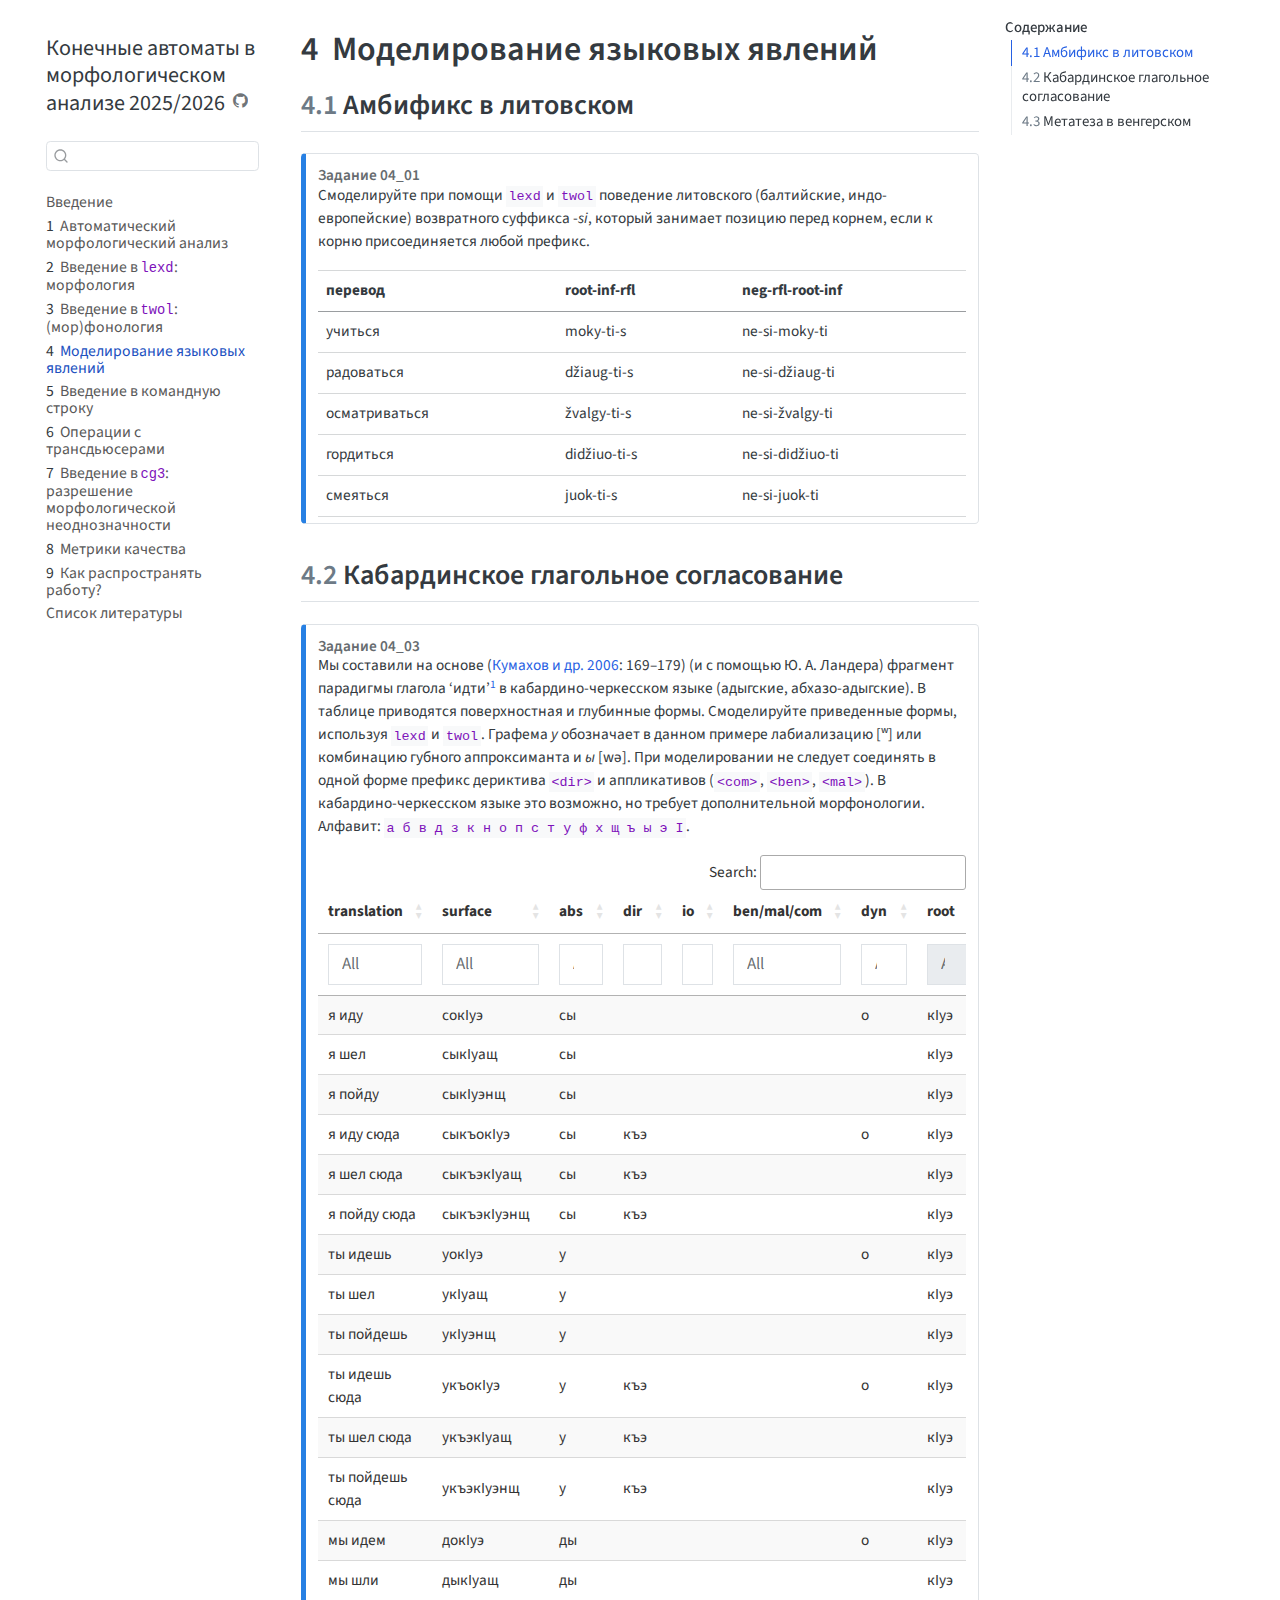
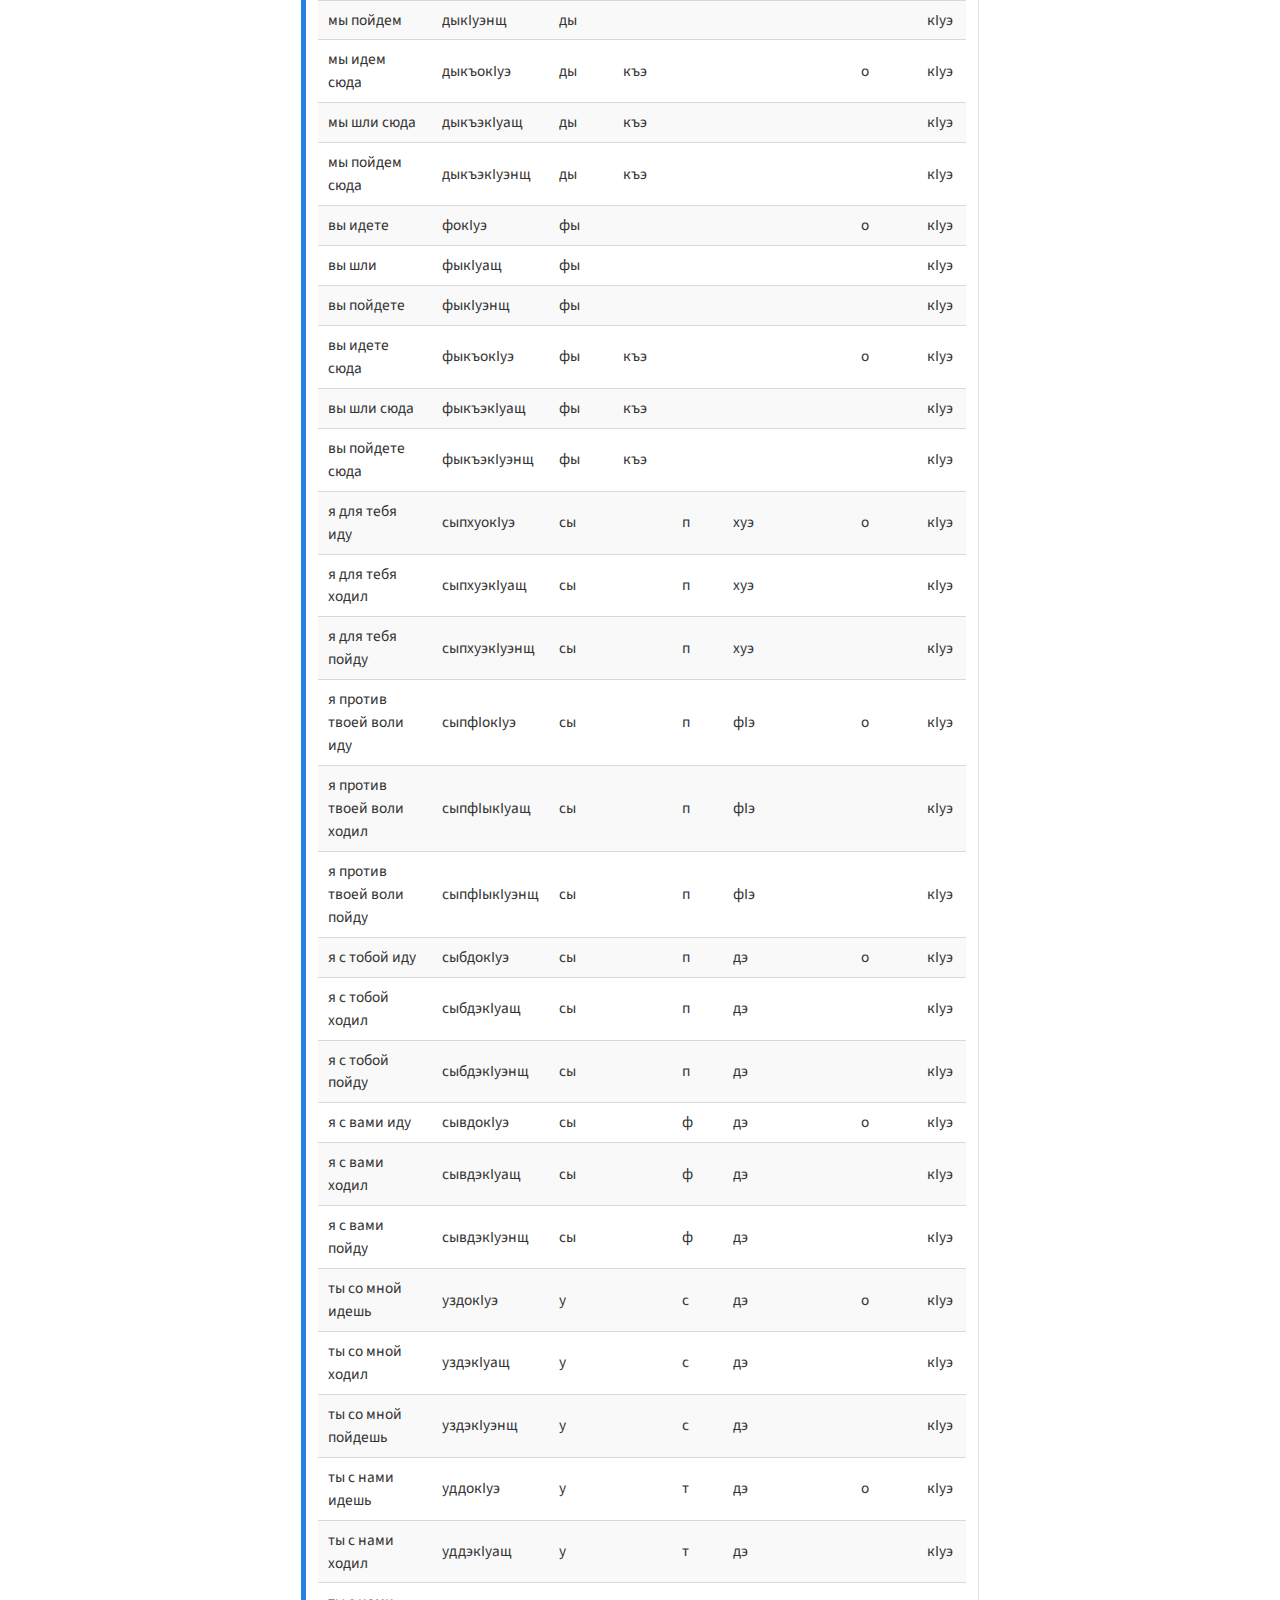
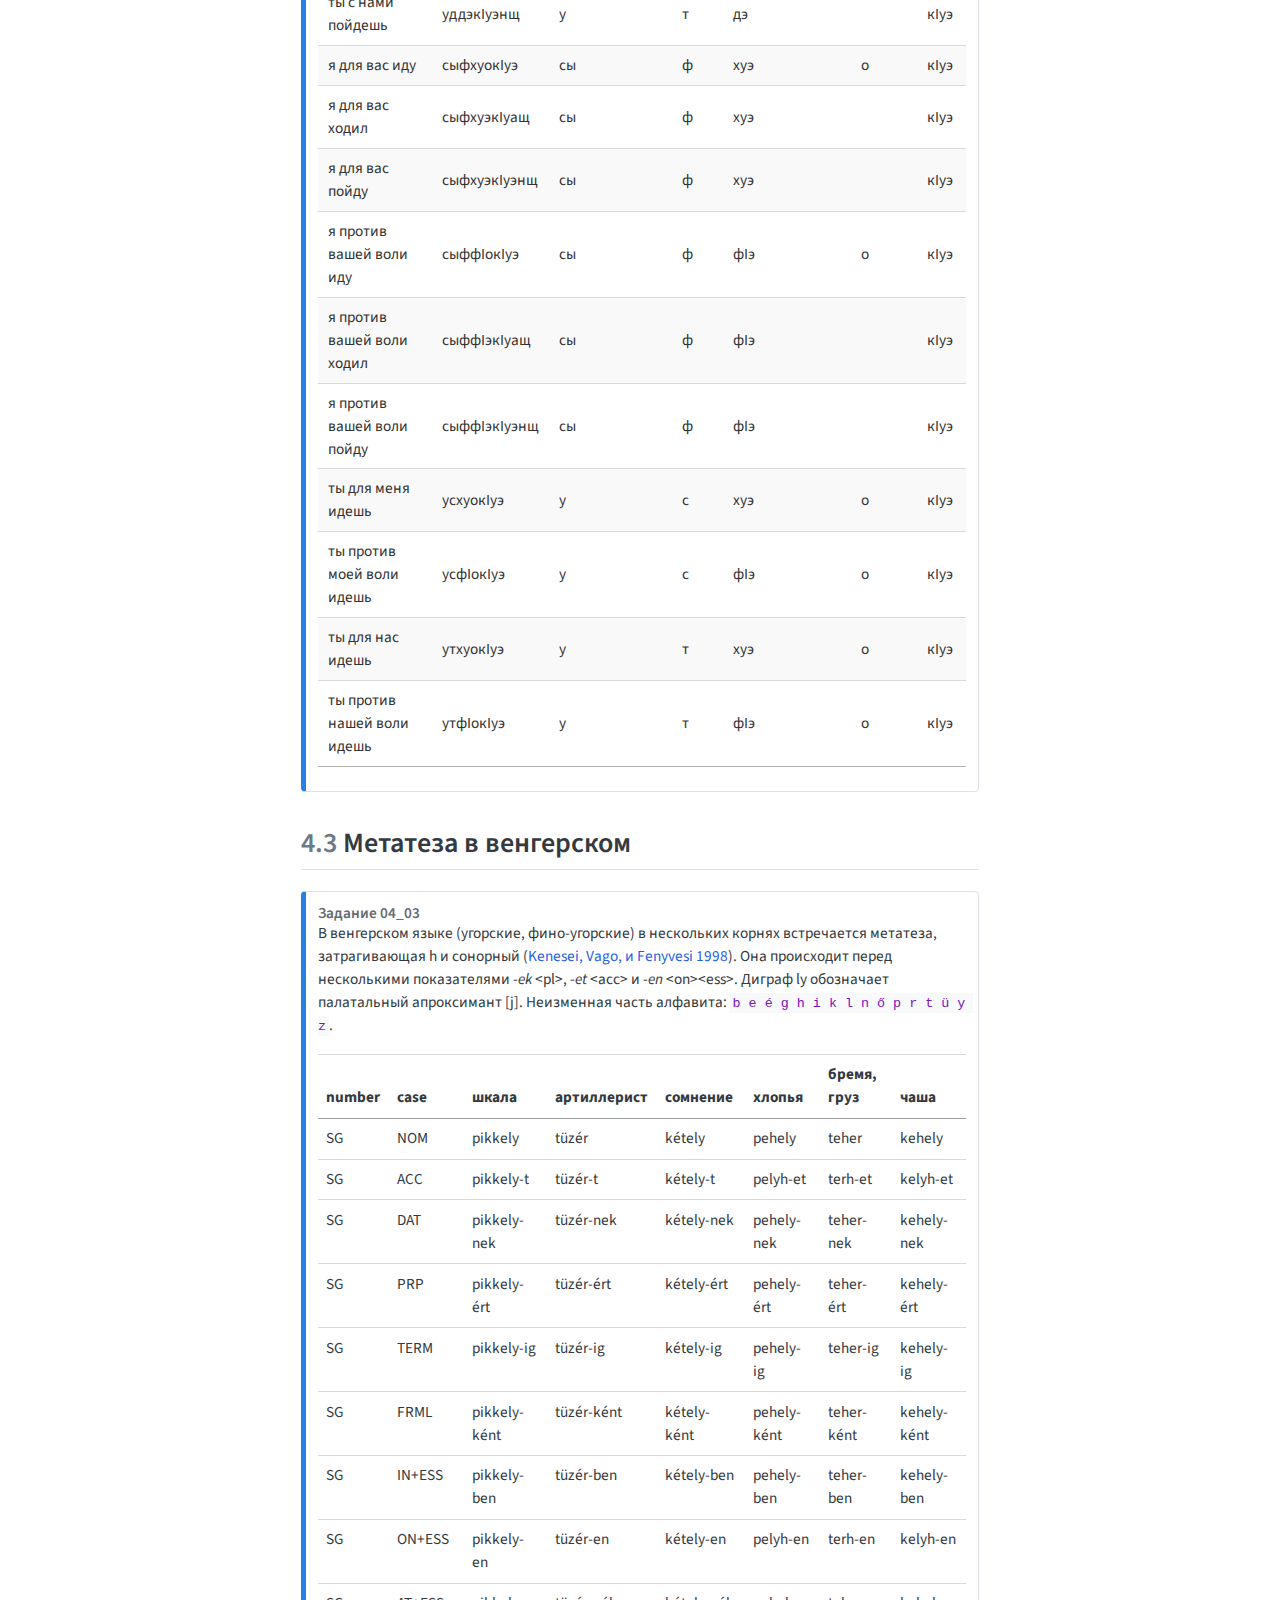
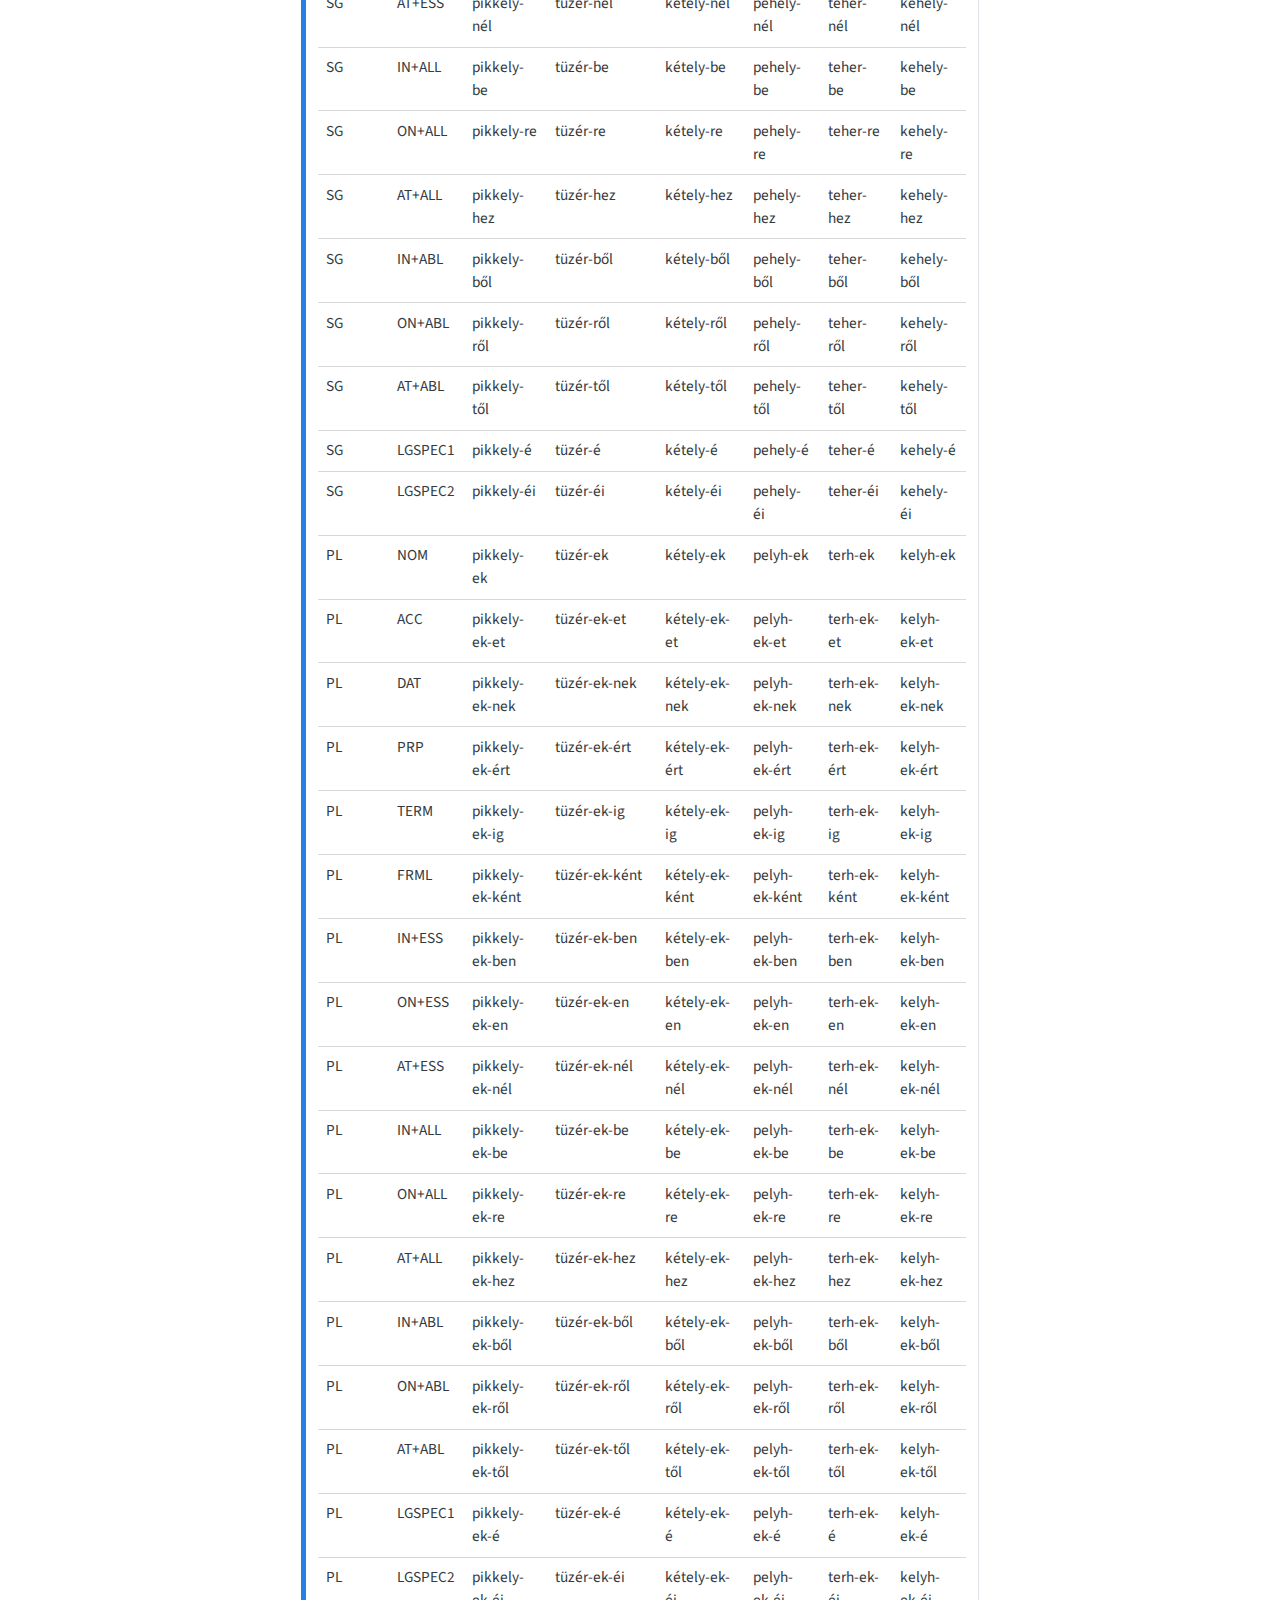
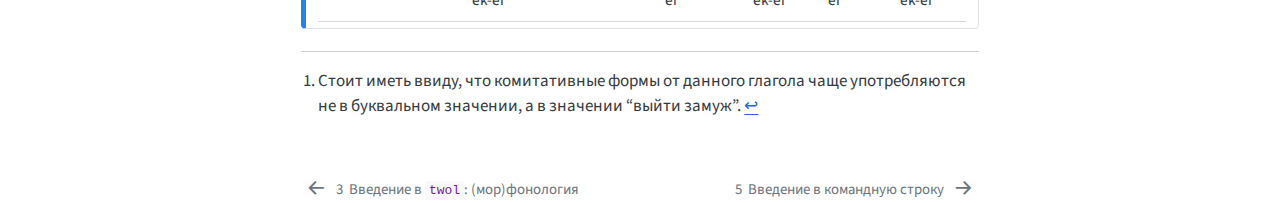
<file: docs/04_language_tasks.html>
<!DOCTYPE html>
<html xmlns="http://www.w3.org/1999/xhtml" lang="ru" xml:lang="ru"><head>

<meta charset="utf-8">
<meta name="generator" content="quarto-1.7.29">

<meta name="viewport" content="width=device-width, initial-scale=1.0, user-scalable=yes">


<title>4&nbsp; Моделирование языковых явлений – Конечные автоматы в морфологическом анализе 2025/2026</title>
<style>
code{white-space: pre-wrap;}
span.smallcaps{font-variant: small-caps;}
div.columns{display: flex; gap: min(4vw, 1.5em);}
div.column{flex: auto; overflow-x: auto;}
div.hanging-indent{margin-left: 1.5em; text-indent: -1.5em;}
ul.task-list{list-style: none;}
ul.task-list li input[type="checkbox"] {
  width: 0.8em;
  margin: 0 0.8em 0.2em -1em; /* quarto-specific, see https://github.com/quarto-dev/quarto-cli/issues/4556 */ 
  vertical-align: middle;
}
/* CSS for citations */
div.csl-bib-body { }
div.csl-entry {
  clear: both;
  margin-bottom: 0em;
}
.hanging-indent div.csl-entry {
  margin-left:2em;
  text-indent:-2em;
}
div.csl-left-margin {
  min-width:2em;
  float:left;
}
div.csl-right-inline {
  margin-left:2em;
  padding-left:1em;
}
div.csl-indent {
  margin-left: 2em;
}</style>


<script src="site_libs/quarto-nav/quarto-nav.js"></script>
<script src="site_libs/quarto-nav/headroom.min.js"></script>
<script src="site_libs/clipboard/clipboard.min.js"></script>
<script src="site_libs/quarto-search/autocomplete.umd.js"></script>
<script src="site_libs/quarto-search/fuse.min.js"></script>
<script src="site_libs/quarto-search/quarto-search.js"></script>
<meta name="quarto:offset" content="./">
<link href="./05_technical_class.html" rel="next">
<link href="./03_phonological_rules.html" rel="prev">
<script src="site_libs/quarto-html/quarto.js" type="module"></script>
<script src="site_libs/quarto-html/tabsets/tabsets.js" type="module"></script>
<script src="site_libs/quarto-html/popper.min.js"></script>
<script src="site_libs/quarto-html/tippy.umd.min.js"></script>
<script src="site_libs/quarto-html/anchor.min.js"></script>
<link href="site_libs/quarto-html/tippy.css" rel="stylesheet">
<link href="site_libs/quarto-html/quarto-syntax-highlighting-0815c480559380816a4d1ea211a47e91.css" rel="stylesheet" id="quarto-text-highlighting-styles">
<script src="site_libs/bootstrap/bootstrap.min.js"></script>
<link href="site_libs/bootstrap/bootstrap-icons.css" rel="stylesheet">
<link href="site_libs/bootstrap/bootstrap-320ad5607646c56df2c4e55503b78b49.min.css" rel="stylesheet" append-hash="true" id="quarto-bootstrap" data-mode="light">
<script id="quarto-search-options" type="application/json">{
  "location": "sidebar",
  "copy-button": false,
  "collapse-after": 3,
  "panel-placement": "start",
  "type": "textbox",
  "limit": 50,
  "keyboard-shortcut": [
    "f",
    "/",
    "s"
  ],
  "show-item-context": false,
  "language": {
    "search-no-results-text": "Поиск не дал результатов",
    "search-matching-documents-text": "Результаты поиска",
    "search-copy-link-title": "Скопировать ссылку",
    "search-hide-matches-text": "Скрыть дополнительные результаты",
    "search-more-match-text": "дополнительный результат в этом документе",
    "search-more-matches-text": "дополнительных результата(-ов) в этом документе",
    "search-clear-button-title": "Очистить",
    "search-text-placeholder": "",
    "search-detached-cancel-button-title": "Отменить",
    "search-submit-button-title": "Найти",
    "search-label": "Поиск"
  }
}</script>
<link href="site_libs/htmltools-fill-0.5.9/fill.css" rel="stylesheet">
<script src="site_libs/htmlwidgets-1.6.4/htmlwidgets.js"></script>
<link href="site_libs/datatables-css-0.0.0/datatables-crosstalk.css" rel="stylesheet">
<script src="site_libs/datatables-binding-0.34.0/datatables.js"></script>
<script src="site_libs/jquery-3.6.0/jquery-3.6.0.min.js"></script>
<link href="site_libs/dt-core-1.13.6/css/jquery.dataTables.min.css" rel="stylesheet">
<link href="site_libs/dt-core-1.13.6/css/jquery.dataTables.extra.css" rel="stylesheet">
<script src="site_libs/dt-core-1.13.6/js/jquery.dataTables.min.js"></script>
<link href="site_libs/nouislider-7.0.10/jquery.nouislider.min.css" rel="stylesheet">
<script src="site_libs/nouislider-7.0.10/jquery.nouislider.min.js"></script>
<link href="site_libs/selectize-0.12.0/selectize.bootstrap3.css" rel="stylesheet">
<script src="site_libs/selectize-0.12.0/selectize.min.js"></script>
<link href="site_libs/crosstalk-1.2.2/css/crosstalk.min.css" rel="stylesheet">
<script src="site_libs/crosstalk-1.2.2/js/crosstalk.min.js"></script>
<link href="site_libs/pagedtable-1.1/css/pagedtable.css" rel="stylesheet">
<script src="site_libs/pagedtable-1.1/js/pagedtable.js"></script>


<link rel="stylesheet" href="styles.css">
</head>

<body class="nav-sidebar floating quarto-light">

<div id="quarto-search-results"></div>
  <header id="quarto-header" class="headroom fixed-top">
  <nav class="quarto-secondary-nav">
    <div class="container-fluid d-flex">
      <button type="button" class="quarto-btn-toggle btn" data-bs-toggle="collapse" role="button" data-bs-target=".quarto-sidebar-collapse-item" aria-controls="quarto-sidebar" aria-expanded="false" aria-label="Переключить боковую панель навигации" onclick="if (window.quartoToggleHeadroom) { window.quartoToggleHeadroom(); }">
        <i class="bi bi-layout-text-sidebar-reverse"></i>
      </button>
        <nav class="quarto-page-breadcrumbs" aria-label="breadcrumb"><ol class="breadcrumb"><li class="breadcrumb-item"><a href="./04_language_tasks.html"><span class="chapter-number">4</span>&nbsp; <span class="chapter-title">Моделирование языковых явлений</span></a></li></ol></nav>
        <a class="flex-grow-1" role="navigation" data-bs-toggle="collapse" data-bs-target=".quarto-sidebar-collapse-item" aria-controls="quarto-sidebar" aria-expanded="false" aria-label="Переключить боковую панель навигации" onclick="if (window.quartoToggleHeadroom) { window.quartoToggleHeadroom(); }">      
        </a>
      <button type="button" class="btn quarto-search-button" aria-label="Поиск" onclick="window.quartoOpenSearch();">
        <i class="bi bi-search"></i>
      </button>
    </div>
  </nav>
</header>
<!-- content -->
<div id="quarto-content" class="quarto-container page-columns page-rows-contents page-layout-full">
<!-- sidebar -->
  <nav id="quarto-sidebar" class="sidebar collapse collapse-horizontal quarto-sidebar-collapse-item sidebar-navigation floating overflow-auto">
    <div class="pt-lg-2 mt-2 text-left sidebar-header">
    <div class="sidebar-title mb-0 py-0">
      <a href="./">Конечные автоматы в морфологическом анализе 2025/2026</a> 
        <div class="sidebar-tools-main">
    <a href="https://github.com/agricolamz/2026_morphological_transducers/" title="Source Code" class="quarto-navigation-tool px-1" aria-label="Source Code"><i class="bi bi-github"></i></a>
</div>
    </div>
      </div>
        <div class="mt-2 flex-shrink-0 align-items-center">
        <div class="sidebar-search">
        <div id="quarto-search" class="" title="Поиск"></div>
        </div>
        </div>
    <div class="sidebar-menu-container"> 
    <ul class="list-unstyled mt-1">
        <li class="sidebar-item">
  <div class="sidebar-item-container"> 
  <a href="./index.html" class="sidebar-item-text sidebar-link">
 <span class="menu-text">Введение</span></a>
  </div>
</li>
        <li class="sidebar-item">
  <div class="sidebar-item-container"> 
  <a href="./01_introduction_to_transducers.html" class="sidebar-item-text sidebar-link">
 <span class="menu-text"><span class="chapter-number">1</span>&nbsp; <span class="chapter-title">Автоматический морфологический анализ</span></span></a>
  </div>
</li>
        <li class="sidebar-item">
  <div class="sidebar-item-container"> 
  <a href="./02_introduction_to_lexd.html" class="sidebar-item-text sidebar-link">
 <span class="menu-text"><span class="chapter-number">2</span>&nbsp; <span class="chapter-title">Введение в <code>lexd</code>: морфология</span></span></a>
  </div>
</li>
        <li class="sidebar-item">
  <div class="sidebar-item-container"> 
  <a href="./03_phonological_rules.html" class="sidebar-item-text sidebar-link">
 <span class="menu-text"><span class="chapter-number">3</span>&nbsp; <span class="chapter-title">Введение в <code>twol</code>: (мор)фонология</span></span></a>
  </div>
</li>
        <li class="sidebar-item">
  <div class="sidebar-item-container"> 
  <a href="./04_language_tasks.html" class="sidebar-item-text sidebar-link active">
 <span class="menu-text"><span class="chapter-number">4</span>&nbsp; <span class="chapter-title">Моделирование языковых явлений</span></span></a>
  </div>
</li>
        <li class="sidebar-item">
  <div class="sidebar-item-container"> 
  <a href="./05_technical_class.html" class="sidebar-item-text sidebar-link">
 <span class="menu-text"><span class="chapter-number">5</span>&nbsp; <span class="chapter-title">Введение в командную строку</span></span></a>
  </div>
</li>
        <li class="sidebar-item">
  <div class="sidebar-item-container"> 
  <a href="./06_transducer_manipulation.html" class="sidebar-item-text sidebar-link">
 <span class="menu-text"><span class="chapter-number">6</span>&nbsp; <span class="chapter-title">Операции с трансдьюсерами</span></span></a>
  </div>
</li>
        <li class="sidebar-item">
  <div class="sidebar-item-container"> 
  <a href="./07_disambiguation.html" class="sidebar-item-text sidebar-link">
 <span class="menu-text"><span class="chapter-number">7</span>&nbsp; <span class="chapter-title">Введение в <code>cg3</code>: разрешение морфологической неоднозначности</span></span></a>
  </div>
</li>
        <li class="sidebar-item">
  <div class="sidebar-item-container"> 
  <a href="./08_coverage.html" class="sidebar-item-text sidebar-link">
 <span class="menu-text"><span class="chapter-number">8</span>&nbsp; <span class="chapter-title">Метрики качества</span></span></a>
  </div>
</li>
        <li class="sidebar-item">
  <div class="sidebar-item-container"> 
  <a href="./09_hygiene.html" class="sidebar-item-text sidebar-link">
 <span class="menu-text"><span class="chapter-number">9</span>&nbsp; <span class="chapter-title">Как распространять работу?</span></span></a>
  </div>
</li>
        <li class="sidebar-item">
  <div class="sidebar-item-container"> 
  <a href="./references.html" class="sidebar-item-text sidebar-link">
 <span class="menu-text">Список литературы</span></a>
  </div>
</li>
    </ul>
    </div>
</nav>
<div id="quarto-sidebar-glass" class="quarto-sidebar-collapse-item" data-bs-toggle="collapse" data-bs-target=".quarto-sidebar-collapse-item"></div>
<!-- margin-sidebar -->
    <div id="quarto-margin-sidebar" class="sidebar margin-sidebar">
        <nav id="TOC" role="doc-toc" class="toc-active">
    <h2 id="toc-title">Содержание</h2>
   
  <ul>
  <li><a href="#амбификс-в-литовском" id="toc-амбификс-в-литовском" class="nav-link active" data-scroll-target="#амбификс-в-литовском"><span class="header-section-number">4.1</span> Амбификс в литовском</a></li>
  <li><a href="#кабардинское-глагольное-согласование" id="toc-кабардинское-глагольное-согласование" class="nav-link" data-scroll-target="#кабардинское-глагольное-согласование"><span class="header-section-number">4.2</span> Кабардинское глагольное согласование</a></li>
  <li><a href="#метатеза-в-венгерском" id="toc-метатеза-в-венгерском" class="nav-link" data-scroll-target="#метатеза-в-венгерском"><span class="header-section-number">4.3</span> Метатеза в венгерском</a></li>
  </ul>
</nav>
    </div>
<!-- main -->
<main class="content column-body" id="quarto-document-content">

<header id="title-block-header" class="quarto-title-block default">
<div class="quarto-title">
<h1 class="title"><span class="chapter-number">4</span>&nbsp; <span class="chapter-title">Моделирование языковых явлений</span></h1>
</div>



<div class="quarto-title-meta column-body">

    
  
    
  </div>
  


</header>


<section id="амбификс-в-литовском" class="level2" data-number="4.1">
<h2 data-number="4.1" class="anchored" data-anchor-id="амбификс-в-литовском"><span class="header-section-number">4.1</span> Амбификс в литовском</h2>
<div class="callout callout-style-simple callout-note no-icon callout-titled">
<div class="callout-header d-flex align-content-center">
<div class="callout-icon-container">
<i class="callout-icon no-icon"></i>
</div>
<div class="callout-title-container flex-fill">
Задание 04_01
</div>
</div>
<div class="callout-body-container callout-body">
<p>Смоделируйте при помощи <code>lexd</code> и <code>twol</code> поведение литовского (балтийские, индо-европейские) возвратного суффикса -<em>si</em>, который занимает позицию перед корнем, если к корню присоединяется любой префикс.</p>
<table class="caption-top table">
<thead>
<tr class="header">
<th>перевод</th>
<th>root-inf-rfl</th>
<th>neg-rfl-root-inf</th>
</tr>
</thead>
<tbody>
<tr class="odd">
<td>учиться</td>
<td>moky-ti-s</td>
<td>ne-si-moky-ti</td>
</tr>
<tr class="even">
<td>радоваться</td>
<td>džiaug-ti-s</td>
<td>ne-si-džiaug-ti</td>
</tr>
<tr class="odd">
<td>осматриваться</td>
<td>žvalgy-ti-s</td>
<td>ne-si-žvalgy-ti</td>
</tr>
<tr class="even">
<td>гордиться</td>
<td>didžiuo-ti-s</td>
<td>ne-si-didžiuo-ti</td>
</tr>
<tr class="odd">
<td>смеяться</td>
<td>juok-ti-s</td>
<td>ne-si-juok-ti</td>
</tr>
</tbody>
</table>
</div>
</div>
</section>
<section id="кабардинское-глагольное-согласование" class="level2" data-number="4.2">
<h2 data-number="4.2" class="anchored" data-anchor-id="кабардинское-глагольное-согласование"><span class="header-section-number">4.2</span> Кабардинское глагольное согласование</h2>
<div class="callout callout-style-simple callout-note no-icon callout-titled">
<div class="callout-header d-flex align-content-center">
<div class="callout-icon-container">
<i class="callout-icon no-icon"></i>
</div>
<div class="callout-title-container flex-fill">
Задание 04_03
</div>
</div>
<div class="callout-body-container callout-body">
<p>Мы составили на основе <span class="citation" data-cites="kumakhov2006">(<a href="references.html#ref-kumakhov2006" role="doc-biblioref">Кумахов и др. 2006</a>: 169–179)</span> (и с помощью Ю. А. Ландера) фрагмент парадигмы глагола ‘идти’<a href="#fn1" class="footnote-ref" id="fnref1" role="doc-noteref"><sup>1</sup></a> в кабардино-черкесском языке (адыгские, абхазо-адыгские). В таблице приводятся поверхностная и глубинные формы. Смоделируйте приведенные формы, используя <code>lexd</code> и <code>twol</code>. Графема <em>у</em> обозначает в данном примере лабиализацию [ʷ] или комбинацию губного аппроксиманта и <em>ы</em> [wə]. При моделировании не следует соединять в одной форме префикс дериктива <code>&lt;dir&gt;</code> и аппликативов (<code>&lt;com&gt;</code>, <code>&lt;ben&gt;</code>, <code>&lt;mal&gt;</code>). В кабардино-черкесском языке это возможно, но требует дополнительной морфонологии. Алфавит: <code>а б в д з к н о п с т у ф х щ ъ ы э I</code>.</p>
<div class="cell">
<div class="cell-output-display">
<div class="datatables html-widget html-fill-item" id="htmlwidget-68a28e50cabc13d5dfd6" style="width:100%;height:auto;"></div>
<script type="application/json" data-for="htmlwidget-68a28e50cabc13d5dfd6">{"x":{"filter":"top","vertical":false,"filterHTML":"<tr>\n  <td data-type=\"character\" style=\"vertical-align: top;\">\n    <div class=\"form-group has-feedback\" style=\"margin-bottom: auto;\">\n      <input type=\"search\" placeholder=\"All\" class=\"form-control\" style=\"width: 100%;\"/>\n      <span class=\"glyphicon glyphicon-remove-circle form-control-feedback\"><\/span>\n    <\/div>\n  <\/td>\n  <td data-type=\"character\" style=\"vertical-align: top;\">\n    <div class=\"form-group has-feedback\" style=\"margin-bottom: auto;\">\n      <input type=\"search\" placeholder=\"All\" class=\"form-control\" style=\"width: 100%;\"/>\n      <span class=\"glyphicon glyphicon-remove-circle form-control-feedback\"><\/span>\n    <\/div>\n  <\/td>\n  <td data-type=\"character\" style=\"vertical-align: top;\">\n    <div class=\"form-group has-feedback\" style=\"margin-bottom: auto;\">\n      <input type=\"search\" placeholder=\"All\" class=\"form-control\" style=\"width: 100%;\"/>\n      <span class=\"glyphicon glyphicon-remove-circle form-control-feedback\"><\/span>\n    <\/div>\n  <\/td>\n  <td data-type=\"character\" style=\"vertical-align: top;\">\n    <div class=\"form-group has-feedback\" style=\"margin-bottom: auto;\">\n      <input type=\"search\" placeholder=\"All\" class=\"form-control\" style=\"width: 100%;\"/>\n      <span class=\"glyphicon glyphicon-remove-circle form-control-feedback\"><\/span>\n    <\/div>\n  <\/td>\n  <td data-type=\"character\" style=\"vertical-align: top;\">\n    <div class=\"form-group has-feedback\" style=\"margin-bottom: auto;\">\n      <input type=\"search\" placeholder=\"All\" class=\"form-control\" style=\"width: 100%;\"/>\n      <span class=\"glyphicon glyphicon-remove-circle form-control-feedback\"><\/span>\n    <\/div>\n  <\/td>\n  <td data-type=\"character\" style=\"vertical-align: top;\">\n    <div class=\"form-group has-feedback\" style=\"margin-bottom: auto;\">\n      <input type=\"search\" placeholder=\"All\" class=\"form-control\" style=\"width: 100%;\"/>\n      <span class=\"glyphicon glyphicon-remove-circle form-control-feedback\"><\/span>\n    <\/div>\n  <\/td>\n  <td data-type=\"character\" style=\"vertical-align: top;\">\n    <div class=\"form-group has-feedback\" style=\"margin-bottom: auto;\">\n      <input type=\"search\" placeholder=\"All\" class=\"form-control\" style=\"width: 100%;\"/>\n      <span class=\"glyphicon glyphicon-remove-circle form-control-feedback\"><\/span>\n    <\/div>\n  <\/td>\n  <td data-type=\"character\" style=\"vertical-align: top;\">\n    <div class=\"form-group has-feedback\" style=\"margin-bottom: auto;\">\n      <input type=\"search\" placeholder=\"All\" class=\"form-control\" style=\"width: 100%;\" disabled=\"\"/>\n      <span class=\"glyphicon glyphicon-remove-circle form-control-feedback\"><\/span>\n    <\/div>\n  <\/td>\n  <td data-type=\"character\" style=\"vertical-align: top;\">\n    <div class=\"form-group has-feedback\" style=\"margin-bottom: auto;\">\n      <input type=\"search\" placeholder=\"All\" class=\"form-control\" style=\"width: 100%;\"/>\n      <span class=\"glyphicon glyphicon-remove-circle form-control-feedback\"><\/span>\n    <\/div>\n  <\/td>\n  <td data-type=\"character\" style=\"vertical-align: top;\">\n    <div class=\"form-group has-feedback\" style=\"margin-bottom: auto;\">\n      <input type=\"search\" placeholder=\"All\" class=\"form-control\" style=\"width: 100%;\"/>\n      <span class=\"glyphicon glyphicon-remove-circle form-control-feedback\"><\/span>\n    <\/div>\n  <\/td>\n<\/tr>","data":[["я иду","я шел","я пойду","я иду сюда","я шел сюда","я пойду сюда","ты идешь","ты шел","ты пойдешь","ты идешь сюда","ты шел сюда","ты пойдешь сюда","мы идем","мы шли","мы пойдем","мы идем сюда","мы шли сюда","мы пойдем сюда","вы идете","вы шли","вы пойдете","вы идете сюда","вы шли сюда","вы пойдете сюда","я для тебя иду","я для тебя ходил","я для тебя пойду","я против твоей воли иду","я против твоей воли ходил","я против твоей воли пойду","я с тобой иду","я с тобой ходил","я с тобой пойду","я с вами иду","я с вами ходил","я с вами пойду","ты со мной идешь","ты со мной ходил","ты со мной пойдешь","ты с нами идешь","ты с нами ходил","ты с нами пойдешь","я для вас иду","я для вас ходил","я для вас пойду","я против вашей воли иду","я против вашей воли ходил","я против вашей воли пойду","ты для меня идешь","ты против моей воли идешь","ты для нас идешь","ты против нашей воли идешь"],["сокIуэ","сыкIуащ","сыкIуэнщ","сыкъокIуэ","сыкъэкIуащ","сыкъэкIуэнщ","уокIуэ","укIуащ","укIуэнщ","укъокIуэ","укъэкIуащ","укъэкIуэнщ","докIуэ","дыкIуащ","дыкIуэнщ","дыкъокIуэ","дыкъэкIуащ","дыкъэкIуэнщ","фокIуэ","фыкIуащ","фыкIуэнщ","фыкъокIуэ","фыкъэкIуащ","фыкъэкIуэнщ","сыпхуокIуэ","сыпхуэкIуащ","сыпхуэкIуэнщ","сыпфIокIуэ","сыпфIыкIуащ","сыпфIыкIуэнщ","сыбдокIуэ","сыбдэкIуащ","сыбдэкIуэнщ","сывдокIуэ","сывдэкIуащ","сывдэкIуэнщ","уздокIуэ","уздэкIуащ","уздэкIуэнщ","уддокIуэ","уддэкIуащ","уддэкIуэнщ","сыфхуокIуэ","сыфхуэкIуащ","сыфхуэкIуэнщ","сыффIокIуэ","сыффIэкIуащ","сыффIэкIуэнщ","усхуокIуэ","усфIокIуэ","утхуокIуэ","утфIокIуэ"],["сы","сы","сы","сы","сы","сы","у","у","у","у","у","у","ды","ды","ды","ды","ды","ды","фы","фы","фы","фы","фы","фы","сы","сы","сы","сы","сы","сы","сы","сы","сы","сы","сы","сы","у","у","у","у","у","у","сы","сы","сы","сы","сы","сы","у","у","у","у"],[null,null,null,"къэ","къэ","къэ",null,null,null,"къэ","къэ","къэ",null,null,null,"къэ","къэ","къэ",null,null,null,"къэ","къэ","къэ",null,null,null,null,null,null,null,null,null,null,null,null,null,null,null,null,null,null,null,null,null,null,null,null,null,null,null,null],[null,null,null,null,null,null,null,null,null,null,null,null,null,null,null,null,null,null,null,null,null,null,null,null,"п","п","п","п","п","п","п","п","п","ф","ф","ф","с","с","с","т","т","т","ф","ф","ф","ф","ф","ф","с","с","т","т"],[null,null,null,null,null,null,null,null,null,null,null,null,null,null,null,null,null,null,null,null,null,null,null,null,"хуэ","хуэ","хуэ","фIэ","фIэ","фIэ","дэ","дэ","дэ","дэ","дэ","дэ","дэ","дэ","дэ","дэ","дэ","дэ","хуэ","хуэ","хуэ","фIэ","фIэ","фIэ","хуэ","фIэ","хуэ","фIэ"],["о",null,null,"о",null,null,"о",null,null,"о",null,null,"о",null,null,"о",null,null,"о",null,null,"о",null,null,"о",null,null,"о",null,null,"о",null,null,"о",null,null,"о",null,null,"о",null,null,"о",null,null,"о",null,null,"о","о","о","о"],["кIуэ","кIуэ","кIуэ","кIуэ","кIуэ","кIуэ","кIуэ","кIуэ","кIуэ","кIуэ","кIуэ","кIуэ","кIуэ","кIуэ","кIуэ","кIуэ","кIуэ","кIуэ","кIуэ","кIуэ","кIуэ","кIуэ","кIуэ","кIуэ","кIуэ","кIуэ","кIуэ","кIуэ","кIуэ","кIуэ","кIуэ","кIуэ","кIуэ","кIуэ","кIуэ","кIуэ","кIуэ","кIуэ","кIуэ","кIуэ","кIуэ","кIуэ","кIуэ","кIуэ","кIуэ","кIуэ","кIуэ","кIуэ","кIуэ","кIуэ","кIуэ","кIуэ"],[null,"а","н",null,"а","н",null,"а","н",null,"а","н",null,"а","н",null,"а","н",null,"а","н",null,"а","н",null,"а","н",null,"а","н",null,"а","н",null,"а","н",null,"а","н",null,"а","н",null,"а","н",null,"а","н",null,null,null,null],[null,"щ","щ",null,"щ","щ",null,"щ","щ",null,"щ","щ",null,"щ","щ",null,"щ","щ",null,"щ","щ",null,"щ","щ",null,"щ","щ",null,"щ","щ",null,"щ","щ",null,"щ","щ",null,"щ","щ",null,"щ","щ",null,"щ","щ",null,"щ","щ",null,null,null,null]],"container":"<table class=\"display\">\n  <thead>\n    <tr>\n      <th>translation<\/th>\n      <th>surface<\/th>\n      <th>abs<\/th>\n      <th>dir<\/th>\n      <th>io<\/th>\n      <th>ben/mal/com<\/th>\n      <th>dyn<\/th>\n      <th>root<\/th>\n      <th>pst/pot<\/th>\n      <th>dcl<\/th>\n    <\/tr>\n  <\/thead>\n<\/table>","options":{"pageLength":70,"autoWidth":true,"info":false,"dom":"fBtp","paginate":false,"columnDefs":[{"name":"translation","targets":0},{"name":"surface","targets":1},{"name":"abs","targets":2},{"name":"dir","targets":3},{"name":"io","targets":4},{"name":"ben/mal/com","targets":5},{"name":"dyn","targets":6},{"name":"root","targets":7},{"name":"pst/pot","targets":8},{"name":"dcl","targets":9}],"order":[],"orderClasses":false,"orderCellsTop":true,"lengthMenu":[10,25,50,70,100]}},"evals":[],"jsHooks":[]}</script>
</div>
</div>
</div>
</div>
</section>
<section id="метатеза-в-венгерском" class="level2" data-number="4.3">
<h2 data-number="4.3" class="anchored" data-anchor-id="метатеза-в-венгерском"><span class="header-section-number">4.3</span> Метатеза в венгерском</h2>
<div class="callout callout-style-simple callout-note no-icon callout-titled">
<div class="callout-header d-flex align-content-center">
<div class="callout-icon-container">
<i class="callout-icon no-icon"></i>
</div>
<div class="callout-title-container flex-fill">
Задание 04_03
</div>
</div>
<div class="callout-body-container callout-body">
<p>В венгерском языке (угорские, фино-угорские) в нескольких корнях встречается метатеза, затрагивающая h и сонорный <span class="citation" data-cites="kenesei1998">(<a href="references.html#ref-kenesei1998" role="doc-biblioref">Kenesei, Vago, и Fenyvesi 1998</a>)</span>. Она происходит перед несколькими показателями -<em>ek</em> &lt;pl&gt;, -<em>et</em> &lt;acc&gt; и -<em>en</em> &lt;on&gt;&lt;ess&gt;. Диграф ly обозначает палатальный апроксимант [j]. Неизменная часть алфавита: <code>b e é g h i k l n ő p r t ü y z</code>.</p>
<table class="caption-top table">
<colgroup>
<col style="width: 7%">
<col style="width: 8%">
<col style="width: 15%">
<col style="width: 13%">
<col style="width: 14%">
<col style="width: 13%">
<col style="width: 12%">
<col style="width: 13%">
</colgroup>
<thead>
<tr class="header">
<th>number</th>
<th>case</th>
<th>шкала</th>
<th>артиллерист</th>
<th>сомнение</th>
<th>хлопья</th>
<th>бремя, груз</th>
<th>чаша</th>
</tr>
</thead>
<tbody>
<tr class="odd">
<td>SG</td>
<td>NOM</td>
<td>pikkely</td>
<td>tüzér</td>
<td>kétely</td>
<td>pehely</td>
<td>teher</td>
<td>kehely</td>
</tr>
<tr class="even">
<td>SG</td>
<td>ACC</td>
<td>pikkely-t</td>
<td>tüzér-t</td>
<td>kétely-t</td>
<td>pelyh-et</td>
<td>terh-et</td>
<td>kelyh-et</td>
</tr>
<tr class="odd">
<td>SG</td>
<td>DAT</td>
<td>pikkely-nek</td>
<td>tüzér-nek</td>
<td>kétely-nek</td>
<td>pehely-nek</td>
<td>teher-nek</td>
<td>kehely-nek</td>
</tr>
<tr class="even">
<td>SG</td>
<td>PRP</td>
<td>pikkely-ért</td>
<td>tüzér-ért</td>
<td>kétely-ért</td>
<td>pehely-ért</td>
<td>teher-ért</td>
<td>kehely-ért</td>
</tr>
<tr class="odd">
<td>SG</td>
<td>TERM</td>
<td>pikkely-ig</td>
<td>tüzér-ig</td>
<td>kétely-ig</td>
<td>pehely-ig</td>
<td>teher-ig</td>
<td>kehely-ig</td>
</tr>
<tr class="even">
<td>SG</td>
<td>FRML</td>
<td>pikkely-ként</td>
<td>tüzér-ként</td>
<td>kétely-ként</td>
<td>pehely-ként</td>
<td>teher-ként</td>
<td>kehely-ként</td>
</tr>
<tr class="odd">
<td>SG</td>
<td>IN+ESS</td>
<td>pikkely-ben</td>
<td>tüzér-ben</td>
<td>kétely-ben</td>
<td>pehely-ben</td>
<td>teher-ben</td>
<td>kehely-ben</td>
</tr>
<tr class="even">
<td>SG</td>
<td>ON+ESS</td>
<td>pikkely-en</td>
<td>tüzér-en</td>
<td>kétely-en</td>
<td>pelyh-en</td>
<td>terh-en</td>
<td>kelyh-en</td>
</tr>
<tr class="odd">
<td>SG</td>
<td>AT+ESS</td>
<td>pikkely-nél</td>
<td>tüzér-nél</td>
<td>kétely-nél</td>
<td>pehely-nél</td>
<td>teher-nél</td>
<td>kehely-nél</td>
</tr>
<tr class="even">
<td>SG</td>
<td>IN+ALL</td>
<td>pikkely-be</td>
<td>tüzér-be</td>
<td>kétely-be</td>
<td>pehely-be</td>
<td>teher-be</td>
<td>kehely-be</td>
</tr>
<tr class="odd">
<td>SG</td>
<td>ON+ALL</td>
<td>pikkely-re</td>
<td>tüzér-re</td>
<td>kétely-re</td>
<td>pehely-re</td>
<td>teher-re</td>
<td>kehely-re</td>
</tr>
<tr class="even">
<td>SG</td>
<td>AT+ALL</td>
<td>pikkely-hez</td>
<td>tüzér-hez</td>
<td>kétely-hez</td>
<td>pehely-hez</td>
<td>teher-hez</td>
<td>kehely-hez</td>
</tr>
<tr class="odd">
<td>SG</td>
<td>IN+ABL</td>
<td>pikkely-ből</td>
<td>tüzér-ből</td>
<td>kétely-ből</td>
<td>pehely-ből</td>
<td>teher-ből</td>
<td>kehely-ből</td>
</tr>
<tr class="even">
<td>SG</td>
<td>ON+ABL</td>
<td>pikkely-ről</td>
<td>tüzér-ről</td>
<td>kétely-ről</td>
<td>pehely-ről</td>
<td>teher-ről</td>
<td>kehely-ről</td>
</tr>
<tr class="odd">
<td>SG</td>
<td>AT+ABL</td>
<td>pikkely-től</td>
<td>tüzér-től</td>
<td>kétely-től</td>
<td>pehely-től</td>
<td>teher-től</td>
<td>kehely-től</td>
</tr>
<tr class="even">
<td>SG</td>
<td>LGSPEC1</td>
<td>pikkely-é</td>
<td>tüzér-é</td>
<td>kétely-é</td>
<td>pehely-é</td>
<td>teher-é</td>
<td>kehely-é</td>
</tr>
<tr class="odd">
<td>SG</td>
<td>LGSPEC2</td>
<td>pikkely-éi</td>
<td>tüzér-éi</td>
<td>kétely-éi</td>
<td>pehely-éi</td>
<td>teher-éi</td>
<td>kehely-éi</td>
</tr>
<tr class="even">
<td>PL</td>
<td>NOM</td>
<td>pikkely-ek</td>
<td>tüzér-ek</td>
<td>kétely-ek</td>
<td>pelyh-ek</td>
<td>terh-ek</td>
<td>kelyh-ek</td>
</tr>
<tr class="odd">
<td>PL</td>
<td>ACC</td>
<td>pikkely-ek-et</td>
<td>tüzér-ek-et</td>
<td>kétely-ek-et</td>
<td>pelyh-ek-et</td>
<td>terh-ek-et</td>
<td>kelyh-ek-et</td>
</tr>
<tr class="even">
<td>PL</td>
<td>DAT</td>
<td>pikkely-ek-nek</td>
<td>tüzér-ek-nek</td>
<td>kétely-ek-nek</td>
<td>pelyh-ek-nek</td>
<td>terh-ek-nek</td>
<td>kelyh-ek-nek</td>
</tr>
<tr class="odd">
<td>PL</td>
<td>PRP</td>
<td>pikkely-ek-ért</td>
<td>tüzér-ek-ért</td>
<td>kétely-ek-ért</td>
<td>pelyh-ek-ért</td>
<td>terh-ek-ért</td>
<td>kelyh-ek-ért</td>
</tr>
<tr class="even">
<td>PL</td>
<td>TERM</td>
<td>pikkely-ek-ig</td>
<td>tüzér-ek-ig</td>
<td>kétely-ek-ig</td>
<td>pelyh-ek-ig</td>
<td>terh-ek-ig</td>
<td>kelyh-ek-ig</td>
</tr>
<tr class="odd">
<td>PL</td>
<td>FRML</td>
<td>pikkely-ek-ként</td>
<td>tüzér-ek-ként</td>
<td>kétely-ek-ként</td>
<td>pelyh-ek-ként</td>
<td>terh-ek-ként</td>
<td>kelyh-ek-ként</td>
</tr>
<tr class="even">
<td>PL</td>
<td>IN+ESS</td>
<td>pikkely-ek-ben</td>
<td>tüzér-ek-ben</td>
<td>kétely-ek-ben</td>
<td>pelyh-ek-ben</td>
<td>terh-ek-ben</td>
<td>kelyh-ek-ben</td>
</tr>
<tr class="odd">
<td>PL</td>
<td>ON+ESS</td>
<td>pikkely-ek-en</td>
<td>tüzér-ek-en</td>
<td>kétely-ek-en</td>
<td>pelyh-ek-en</td>
<td>terh-ek-en</td>
<td>kelyh-ek-en</td>
</tr>
<tr class="even">
<td>PL</td>
<td>AT+ESS</td>
<td>pikkely-ek-nél</td>
<td>tüzér-ek-nél</td>
<td>kétely-ek-nél</td>
<td>pelyh-ek-nél</td>
<td>terh-ek-nél</td>
<td>kelyh-ek-nél</td>
</tr>
<tr class="odd">
<td>PL</td>
<td>IN+ALL</td>
<td>pikkely-ek-be</td>
<td>tüzér-ek-be</td>
<td>kétely-ek-be</td>
<td>pelyh-ek-be</td>
<td>terh-ek-be</td>
<td>kelyh-ek-be</td>
</tr>
<tr class="even">
<td>PL</td>
<td>ON+ALL</td>
<td>pikkely-ek-re</td>
<td>tüzér-ek-re</td>
<td>kétely-ek-re</td>
<td>pelyh-ek-re</td>
<td>terh-ek-re</td>
<td>kelyh-ek-re</td>
</tr>
<tr class="odd">
<td>PL</td>
<td>AT+ALL</td>
<td>pikkely-ek-hez</td>
<td>tüzér-ek-hez</td>
<td>kétely-ek-hez</td>
<td>pelyh-ek-hez</td>
<td>terh-ek-hez</td>
<td>kelyh-ek-hez</td>
</tr>
<tr class="even">
<td>PL</td>
<td>IN+ABL</td>
<td>pikkely-ek-ből</td>
<td>tüzér-ek-ből</td>
<td>kétely-ek-ből</td>
<td>pelyh-ek-ből</td>
<td>terh-ek-ből</td>
<td>kelyh-ek-ből</td>
</tr>
<tr class="odd">
<td>PL</td>
<td>ON+ABL</td>
<td>pikkely-ek-ről</td>
<td>tüzér-ek-ről</td>
<td>kétely-ek-ről</td>
<td>pelyh-ek-ről</td>
<td>terh-ek-ről</td>
<td>kelyh-ek-ről</td>
</tr>
<tr class="even">
<td>PL</td>
<td>AT+ABL</td>
<td>pikkely-ek-től</td>
<td>tüzér-ek-től</td>
<td>kétely-ek-től</td>
<td>pelyh-ek-től</td>
<td>terh-ek-től</td>
<td>kelyh-ek-től</td>
</tr>
<tr class="odd">
<td>PL</td>
<td>LGSPEC1</td>
<td>pikkely-ek-é</td>
<td>tüzér-ek-é</td>
<td>kétely-ek-é</td>
<td>pelyh-ek-é</td>
<td>terh-ek-é</td>
<td>kelyh-ek-é</td>
</tr>
<tr class="even">
<td>PL</td>
<td>LGSPEC2</td>
<td>pikkely-ek-éi</td>
<td>tüzér-ek-éi</td>
<td>kétely-ek-éi</td>
<td>pelyh-ek-éi</td>
<td>terh-ek-éi</td>
<td>kelyh-ek-éi</td>
</tr>
</tbody>
</table>
</div>
</div>


<div id="refs" class="references csl-bib-body hanging-indent" data-entry-spacing="0" role="list" style="display: none">
<div id="ref-kenesei1998" class="csl-entry" role="listitem">
Kenesei, István, Robert M Vago, и Anna Fenyvesi. 1998. <em>Hungarian (descriptive grammars)</em>. London; New York: Routledge.
</div>
<div id="ref-kumakhov2006" class="csl-entry" role="listitem">
Кумахов, М. А., М. Л. Апажев, З. Х. Бижева, Б. Ч. Бижоев, Дж. Н. Коков, Х. Т. Таов, и Р. Х. Темирова. 2006. <span>«Кабардино-черкесский язык в двух томах»</span>.
</div>
</div>
</section>
<section id="footnotes" class="footnotes footnotes-end-of-document" role="doc-endnotes">
<hr>
<ol>
<li id="fn1"><p>Стоит иметь ввиду, что комитативные формы от данного глагола чаще употребляются не в буквальном значении, а в значении “выйти замуж”.<a href="#fnref1" class="footnote-back" role="doc-backlink">↩︎</a></p></li>
</ol>
</section>

</main> <!-- /main -->
<script id="quarto-html-after-body" type="application/javascript">
  window.document.addEventListener("DOMContentLoaded", function (event) {
    const icon = "";
    const anchorJS = new window.AnchorJS();
    anchorJS.options = {
      placement: 'right',
      icon: icon
    };
    anchorJS.add('.anchored');
    const isCodeAnnotation = (el) => {
      for (const clz of el.classList) {
        if (clz.startsWith('code-annotation-')) {                     
          return true;
        }
      }
      return false;
    }
    const onCopySuccess = function(e) {
      // button target
      const button = e.trigger;
      // don't keep focus
      button.blur();
      // flash "checked"
      button.classList.add('code-copy-button-checked');
      var currentTitle = button.getAttribute("title");
      button.setAttribute("title", "Скопировано");
      let tooltip;
      if (window.bootstrap) {
        button.setAttribute("data-bs-toggle", "tooltip");
        button.setAttribute("data-bs-placement", "left");
        button.setAttribute("data-bs-title", "Скопировано");
        tooltip = new bootstrap.Tooltip(button, 
          { trigger: "manual", 
            customClass: "code-copy-button-tooltip",
            offset: [0, -8]});
        tooltip.show();    
      }
      setTimeout(function() {
        if (tooltip) {
          tooltip.hide();
          button.removeAttribute("data-bs-title");
          button.removeAttribute("data-bs-toggle");
          button.removeAttribute("data-bs-placement");
        }
        button.setAttribute("title", currentTitle);
        button.classList.remove('code-copy-button-checked');
      }, 1000);
      // clear code selection
      e.clearSelection();
    }
    const getTextToCopy = function(trigger) {
        const codeEl = trigger.previousElementSibling.cloneNode(true);
        for (const childEl of codeEl.children) {
          if (isCodeAnnotation(childEl)) {
            childEl.remove();
          }
        }
        return codeEl.innerText;
    }
    const clipboard = new window.ClipboardJS('.code-copy-button:not([data-in-quarto-modal])', {
      text: getTextToCopy
    });
    clipboard.on('success', onCopySuccess);
    if (window.document.getElementById('quarto-embedded-source-code-modal')) {
      const clipboardModal = new window.ClipboardJS('.code-copy-button[data-in-quarto-modal]', {
        text: getTextToCopy,
        container: window.document.getElementById('quarto-embedded-source-code-modal')
      });
      clipboardModal.on('success', onCopySuccess);
    }
      var localhostRegex = new RegExp(/^(?:http|https):\/\/localhost\:?[0-9]*\//);
      var mailtoRegex = new RegExp(/^mailto:/);
        var filterRegex = new RegExp('/' + window.location.host + '/');
      var isInternal = (href) => {
          return filterRegex.test(href) || localhostRegex.test(href) || mailtoRegex.test(href);
      }
      // Inspect non-navigation links and adorn them if external
     var links = window.document.querySelectorAll('a[href]:not(.nav-link):not(.navbar-brand):not(.toc-action):not(.sidebar-link):not(.sidebar-item-toggle):not(.pagination-link):not(.no-external):not([aria-hidden]):not(.dropdown-item):not(.quarto-navigation-tool):not(.about-link)');
      for (var i=0; i<links.length; i++) {
        const link = links[i];
        if (!isInternal(link.href)) {
          // undo the damage that might have been done by quarto-nav.js in the case of
          // links that we want to consider external
          if (link.dataset.originalHref !== undefined) {
            link.href = link.dataset.originalHref;
          }
        }
      }
    function tippyHover(el, contentFn, onTriggerFn, onUntriggerFn) {
      const config = {
        allowHTML: true,
        maxWidth: 500,
        delay: 100,
        arrow: false,
        appendTo: function(el) {
            return el.parentElement;
        },
        interactive: true,
        interactiveBorder: 10,
        theme: 'quarto',
        placement: 'bottom-start',
      };
      if (contentFn) {
        config.content = contentFn;
      }
      if (onTriggerFn) {
        config.onTrigger = onTriggerFn;
      }
      if (onUntriggerFn) {
        config.onUntrigger = onUntriggerFn;
      }
      window.tippy(el, config); 
    }
    const noterefs = window.document.querySelectorAll('a[role="doc-noteref"]');
    for (var i=0; i<noterefs.length; i++) {
      const ref = noterefs[i];
      tippyHover(ref, function() {
        // use id or data attribute instead here
        let href = ref.getAttribute('data-footnote-href') || ref.getAttribute('href');
        try { href = new URL(href).hash; } catch {}
        const id = href.replace(/^#\/?/, "");
        const note = window.document.getElementById(id);
        if (note) {
          return note.innerHTML;
        } else {
          return "";
        }
      });
    }
    const xrefs = window.document.querySelectorAll('a.quarto-xref');
    const processXRef = (id, note) => {
      // Strip column container classes
      const stripColumnClz = (el) => {
        el.classList.remove("page-full", "page-columns");
        if (el.children) {
          for (const child of el.children) {
            stripColumnClz(child);
          }
        }
      }
      stripColumnClz(note)
      if (id === null || id.startsWith('sec-')) {
        // Special case sections, only their first couple elements
        const container = document.createElement("div");
        if (note.children && note.children.length > 2) {
          container.appendChild(note.children[0].cloneNode(true));
          for (let i = 1; i < note.children.length; i++) {
            const child = note.children[i];
            if (child.tagName === "P" && child.innerText === "") {
              continue;
            } else {
              container.appendChild(child.cloneNode(true));
              break;
            }
          }
          if (window.Quarto?.typesetMath) {
            window.Quarto.typesetMath(container);
          }
          return container.innerHTML
        } else {
          if (window.Quarto?.typesetMath) {
            window.Quarto.typesetMath(note);
          }
          return note.innerHTML;
        }
      } else {
        // Remove any anchor links if they are present
        const anchorLink = note.querySelector('a.anchorjs-link');
        if (anchorLink) {
          anchorLink.remove();
        }
        if (window.Quarto?.typesetMath) {
          window.Quarto.typesetMath(note);
        }
        if (note.classList.contains("callout")) {
          return note.outerHTML;
        } else {
          return note.innerHTML;
        }
      }
    }
    for (var i=0; i<xrefs.length; i++) {
      const xref = xrefs[i];
      tippyHover(xref, undefined, function(instance) {
        instance.disable();
        let url = xref.getAttribute('href');
        let hash = undefined; 
        if (url.startsWith('#')) {
          hash = url;
        } else {
          try { hash = new URL(url).hash; } catch {}
        }
        if (hash) {
          const id = hash.replace(/^#\/?/, "");
          const note = window.document.getElementById(id);
          if (note !== null) {
            try {
              const html = processXRef(id, note.cloneNode(true));
              instance.setContent(html);
            } finally {
              instance.enable();
              instance.show();
            }
          } else {
            // See if we can fetch this
            fetch(url.split('#')[0])
            .then(res => res.text())
            .then(html => {
              const parser = new DOMParser();
              const htmlDoc = parser.parseFromString(html, "text/html");
              const note = htmlDoc.getElementById(id);
              if (note !== null) {
                const html = processXRef(id, note);
                instance.setContent(html);
              } 
            }).finally(() => {
              instance.enable();
              instance.show();
            });
          }
        } else {
          // See if we can fetch a full url (with no hash to target)
          // This is a special case and we should probably do some content thinning / targeting
          fetch(url)
          .then(res => res.text())
          .then(html => {
            const parser = new DOMParser();
            const htmlDoc = parser.parseFromString(html, "text/html");
            const note = htmlDoc.querySelector('main.content');
            if (note !== null) {
              // This should only happen for chapter cross references
              // (since there is no id in the URL)
              // remove the first header
              if (note.children.length > 0 && note.children[0].tagName === "HEADER") {
                note.children[0].remove();
              }
              const html = processXRef(null, note);
              instance.setContent(html);
            } 
          }).finally(() => {
            instance.enable();
            instance.show();
          });
        }
      }, function(instance) {
      });
    }
        let selectedAnnoteEl;
        const selectorForAnnotation = ( cell, annotation) => {
          let cellAttr = 'data-code-cell="' + cell + '"';
          let lineAttr = 'data-code-annotation="' +  annotation + '"';
          const selector = 'span[' + cellAttr + '][' + lineAttr + ']';
          return selector;
        }
        const selectCodeLines = (annoteEl) => {
          const doc = window.document;
          const targetCell = annoteEl.getAttribute("data-target-cell");
          const targetAnnotation = annoteEl.getAttribute("data-target-annotation");
          const annoteSpan = window.document.querySelector(selectorForAnnotation(targetCell, targetAnnotation));
          const lines = annoteSpan.getAttribute("data-code-lines").split(",");
          const lineIds = lines.map((line) => {
            return targetCell + "-" + line;
          })
          let top = null;
          let height = null;
          let parent = null;
          if (lineIds.length > 0) {
              //compute the position of the single el (top and bottom and make a div)
              const el = window.document.getElementById(lineIds[0]);
              top = el.offsetTop;
              height = el.offsetHeight;
              parent = el.parentElement.parentElement;
            if (lineIds.length > 1) {
              const lastEl = window.document.getElementById(lineIds[lineIds.length - 1]);
              const bottom = lastEl.offsetTop + lastEl.offsetHeight;
              height = bottom - top;
            }
            if (top !== null && height !== null && parent !== null) {
              // cook up a div (if necessary) and position it 
              let div = window.document.getElementById("code-annotation-line-highlight");
              if (div === null) {
                div = window.document.createElement("div");
                div.setAttribute("id", "code-annotation-line-highlight");
                div.style.position = 'absolute';
                parent.appendChild(div);
              }
              div.style.top = top - 2 + "px";
              div.style.height = height + 4 + "px";
              div.style.left = 0;
              let gutterDiv = window.document.getElementById("code-annotation-line-highlight-gutter");
              if (gutterDiv === null) {
                gutterDiv = window.document.createElement("div");
                gutterDiv.setAttribute("id", "code-annotation-line-highlight-gutter");
                gutterDiv.style.position = 'absolute';
                const codeCell = window.document.getElementById(targetCell);
                const gutter = codeCell.querySelector('.code-annotation-gutter');
                gutter.appendChild(gutterDiv);
              }
              gutterDiv.style.top = top - 2 + "px";
              gutterDiv.style.height = height + 4 + "px";
            }
            selectedAnnoteEl = annoteEl;
          }
        };
        const unselectCodeLines = () => {
          const elementsIds = ["code-annotation-line-highlight", "code-annotation-line-highlight-gutter"];
          elementsIds.forEach((elId) => {
            const div = window.document.getElementById(elId);
            if (div) {
              div.remove();
            }
          });
          selectedAnnoteEl = undefined;
        };
          // Handle positioning of the toggle
      window.addEventListener(
        "resize",
        throttle(() => {
          elRect = undefined;
          if (selectedAnnoteEl) {
            selectCodeLines(selectedAnnoteEl);
          }
        }, 10)
      );
      function throttle(fn, ms) {
      let throttle = false;
      let timer;
        return (...args) => {
          if(!throttle) { // first call gets through
              fn.apply(this, args);
              throttle = true;
          } else { // all the others get throttled
              if(timer) clearTimeout(timer); // cancel #2
              timer = setTimeout(() => {
                fn.apply(this, args);
                timer = throttle = false;
              }, ms);
          }
        };
      }
        // Attach click handler to the DT
        const annoteDls = window.document.querySelectorAll('dt[data-target-cell]');
        for (const annoteDlNode of annoteDls) {
          annoteDlNode.addEventListener('click', (event) => {
            const clickedEl = event.target;
            if (clickedEl !== selectedAnnoteEl) {
              unselectCodeLines();
              const activeEl = window.document.querySelector('dt[data-target-cell].code-annotation-active');
              if (activeEl) {
                activeEl.classList.remove('code-annotation-active');
              }
              selectCodeLines(clickedEl);
              clickedEl.classList.add('code-annotation-active');
            } else {
              // Unselect the line
              unselectCodeLines();
              clickedEl.classList.remove('code-annotation-active');
            }
          });
        }
    const findCites = (el) => {
      const parentEl = el.parentElement;
      if (parentEl) {
        const cites = parentEl.dataset.cites;
        if (cites) {
          return {
            el,
            cites: cites.split(' ')
          };
        } else {
          return findCites(el.parentElement)
        }
      } else {
        return undefined;
      }
    };
    var bibliorefs = window.document.querySelectorAll('a[role="doc-biblioref"]');
    for (var i=0; i<bibliorefs.length; i++) {
      const ref = bibliorefs[i];
      const citeInfo = findCites(ref);
      if (citeInfo) {
        tippyHover(citeInfo.el, function() {
          var popup = window.document.createElement('div');
          citeInfo.cites.forEach(function(cite) {
            var citeDiv = window.document.createElement('div');
            citeDiv.classList.add('hanging-indent');
            citeDiv.classList.add('csl-entry');
            var biblioDiv = window.document.getElementById('ref-' + cite);
            if (biblioDiv) {
              citeDiv.innerHTML = biblioDiv.innerHTML;
            }
            popup.appendChild(citeDiv);
          });
          return popup.innerHTML;
        });
      }
    }
  });
  </script>
<nav class="page-navigation column-body">
  <div class="nav-page nav-page-previous">
      <a href="./03_phonological_rules.html" class="pagination-link" aria-label="Введение в `twol`: (мор)фонология">
        <i class="bi bi-arrow-left-short"></i> <span class="nav-page-text"><span class="chapter-number">3</span>&nbsp; <span class="chapter-title">Введение в <code>twol</code>: (мор)фонология</span></span>
      </a>          
  </div>
  <div class="nav-page nav-page-next">
      <a href="./05_technical_class.html" class="pagination-link" aria-label="Введение в командную строку">
        <span class="nav-page-text"><span class="chapter-number">5</span>&nbsp; <span class="chapter-title">Введение в командную строку</span></span> <i class="bi bi-arrow-right-short"></i>
      </a>
  </div>
</nav>
</div> <!-- /content -->




</body></html>
</file>
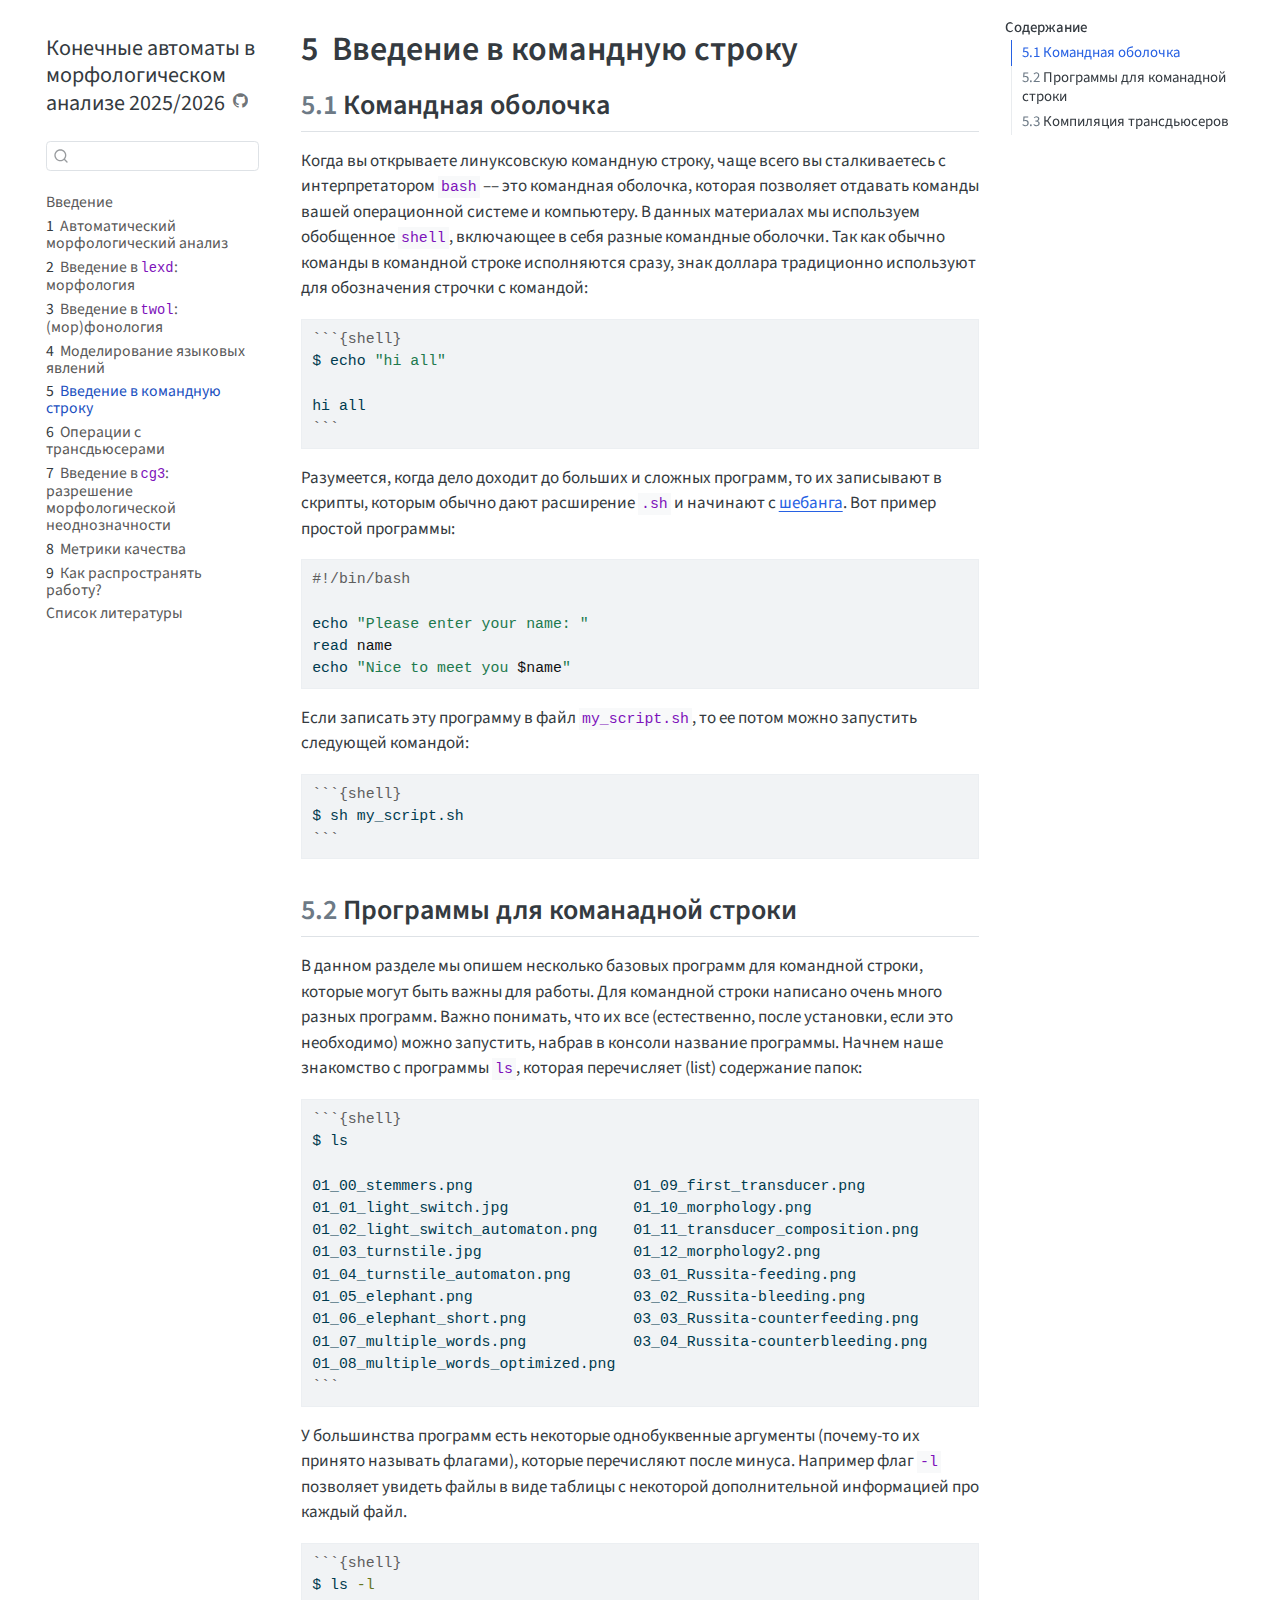
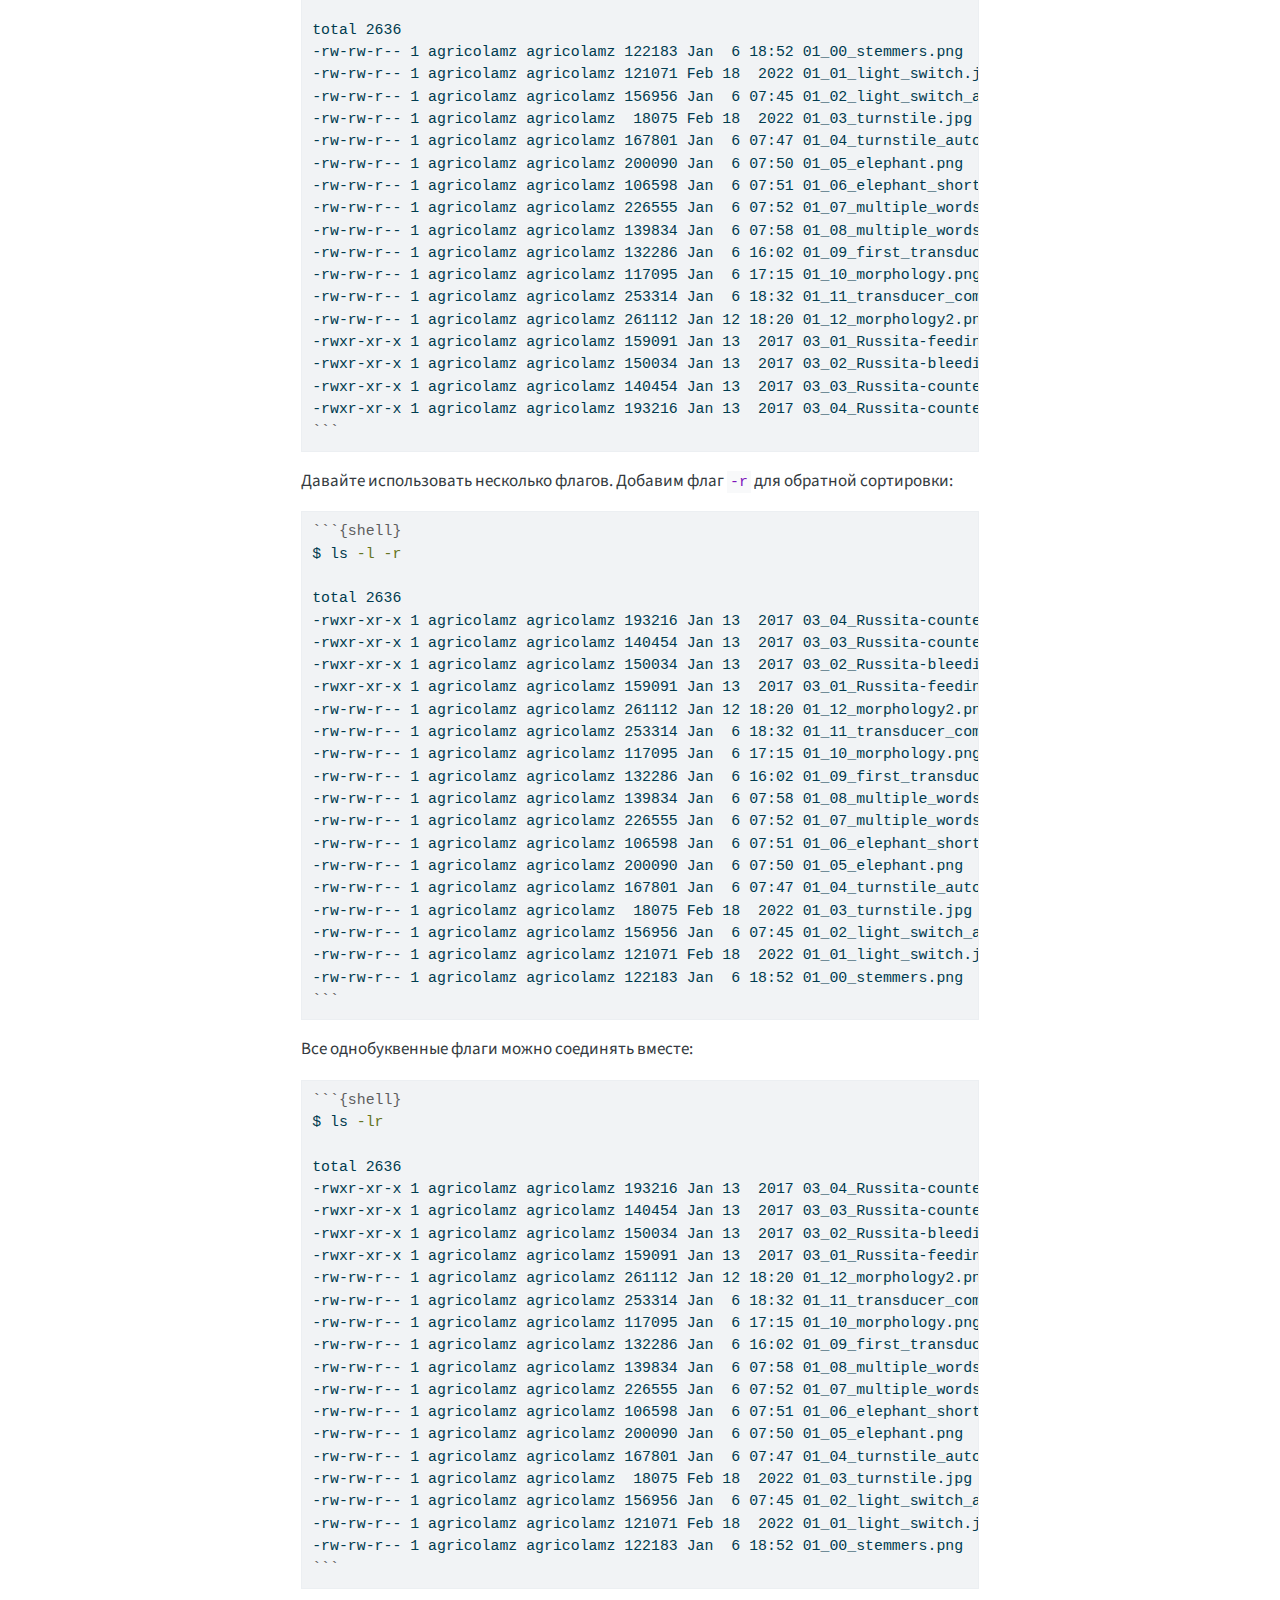
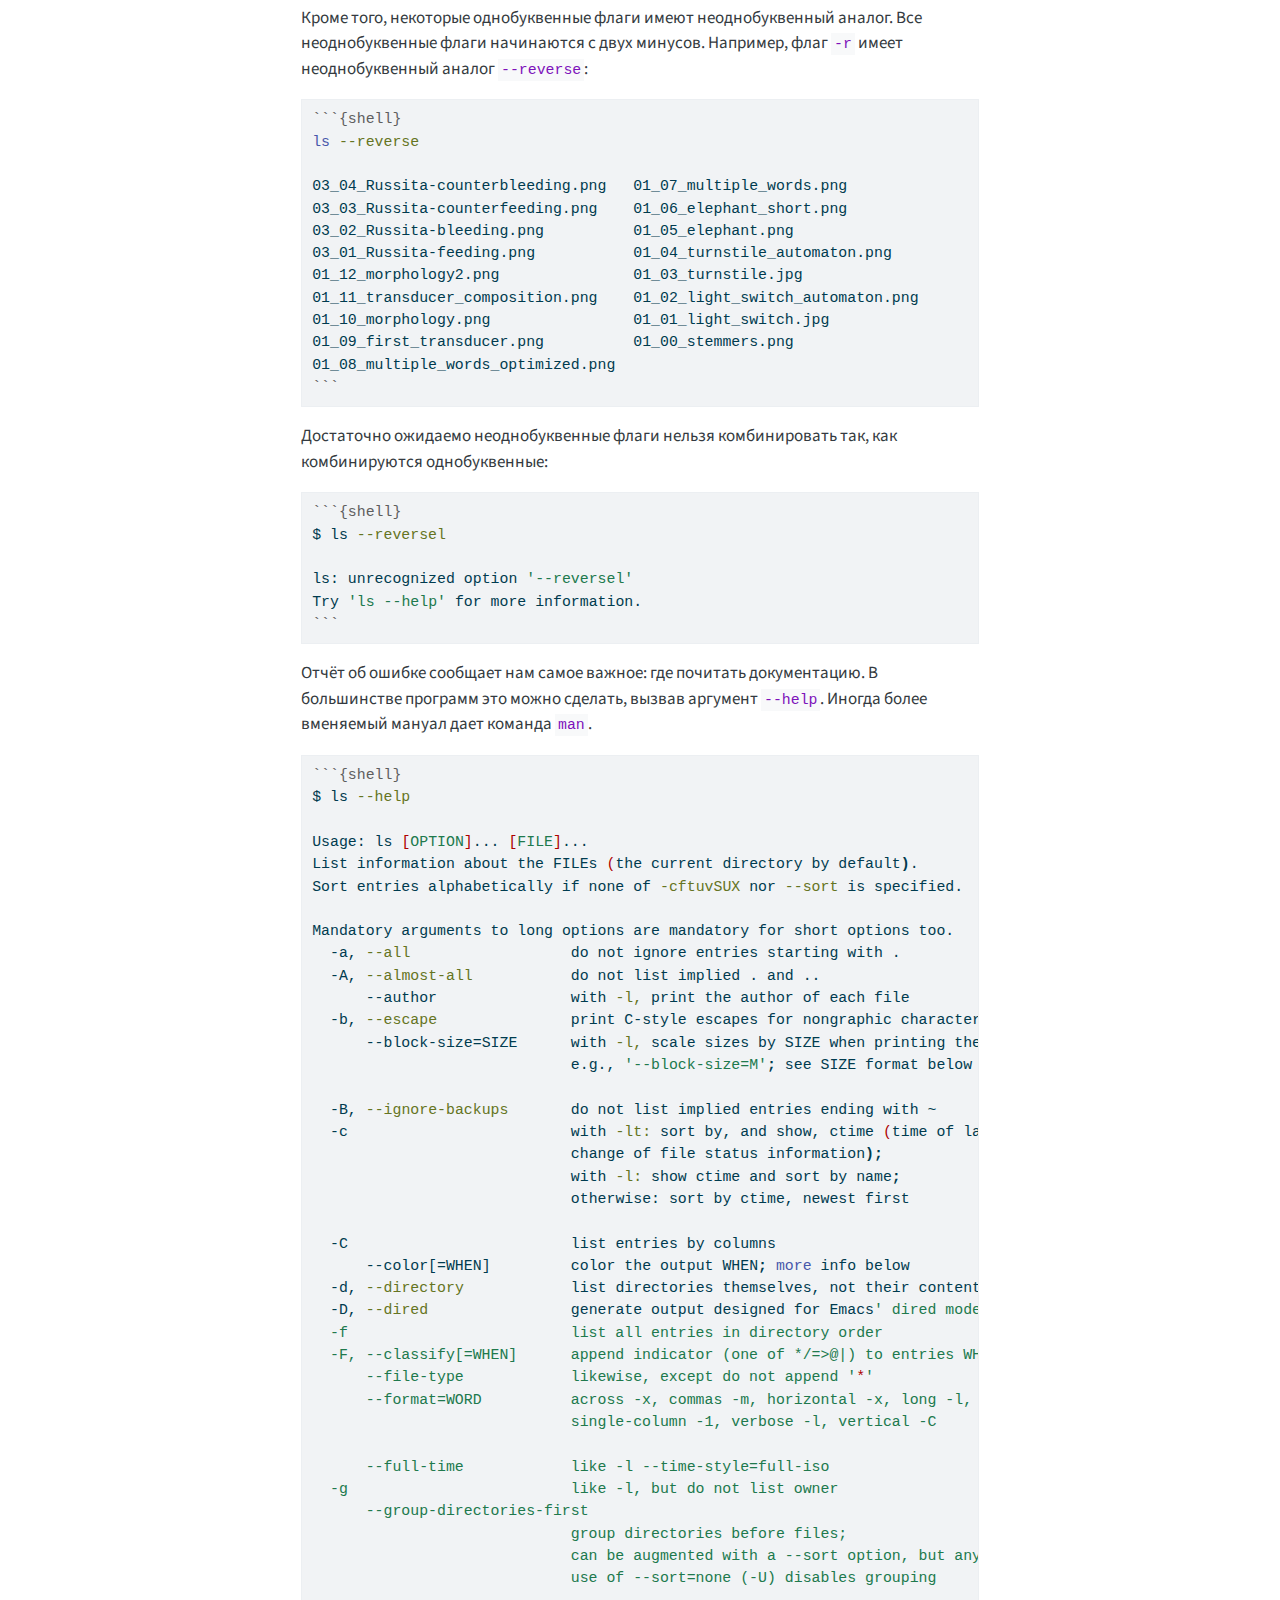
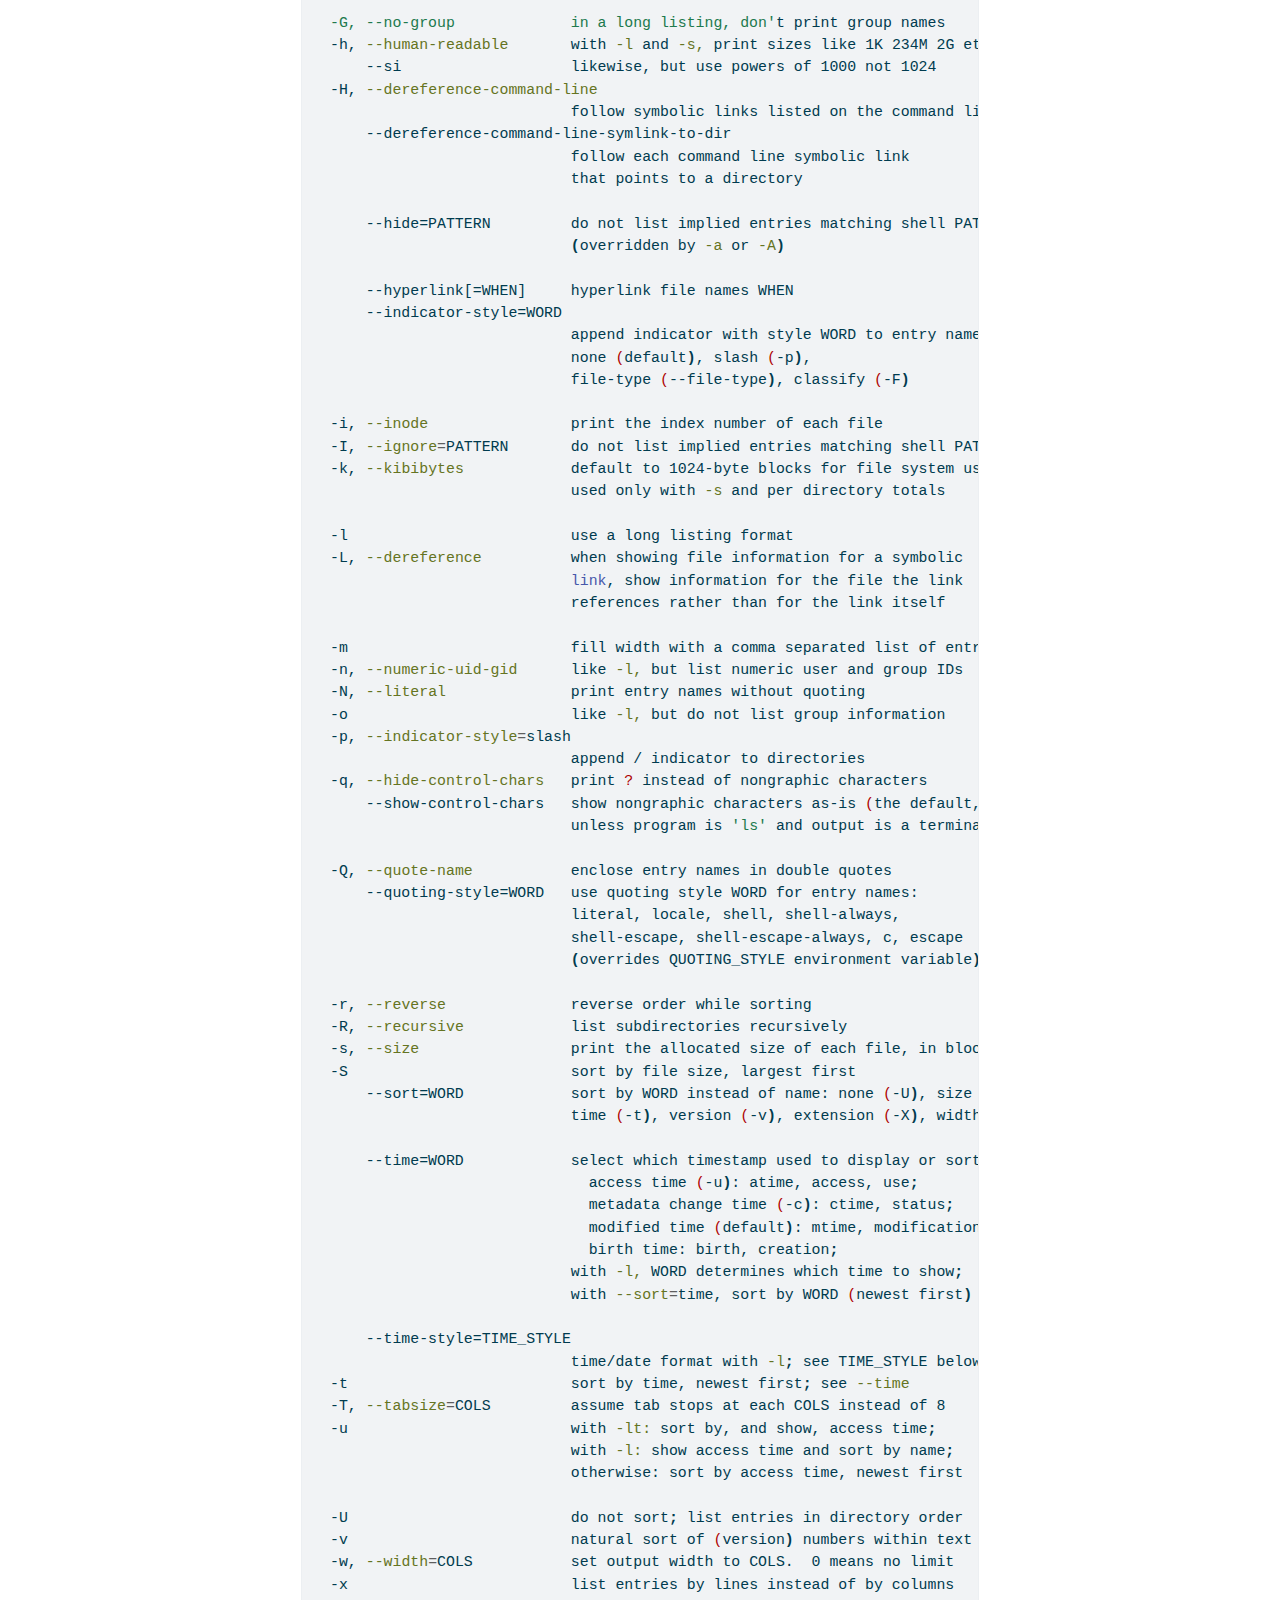
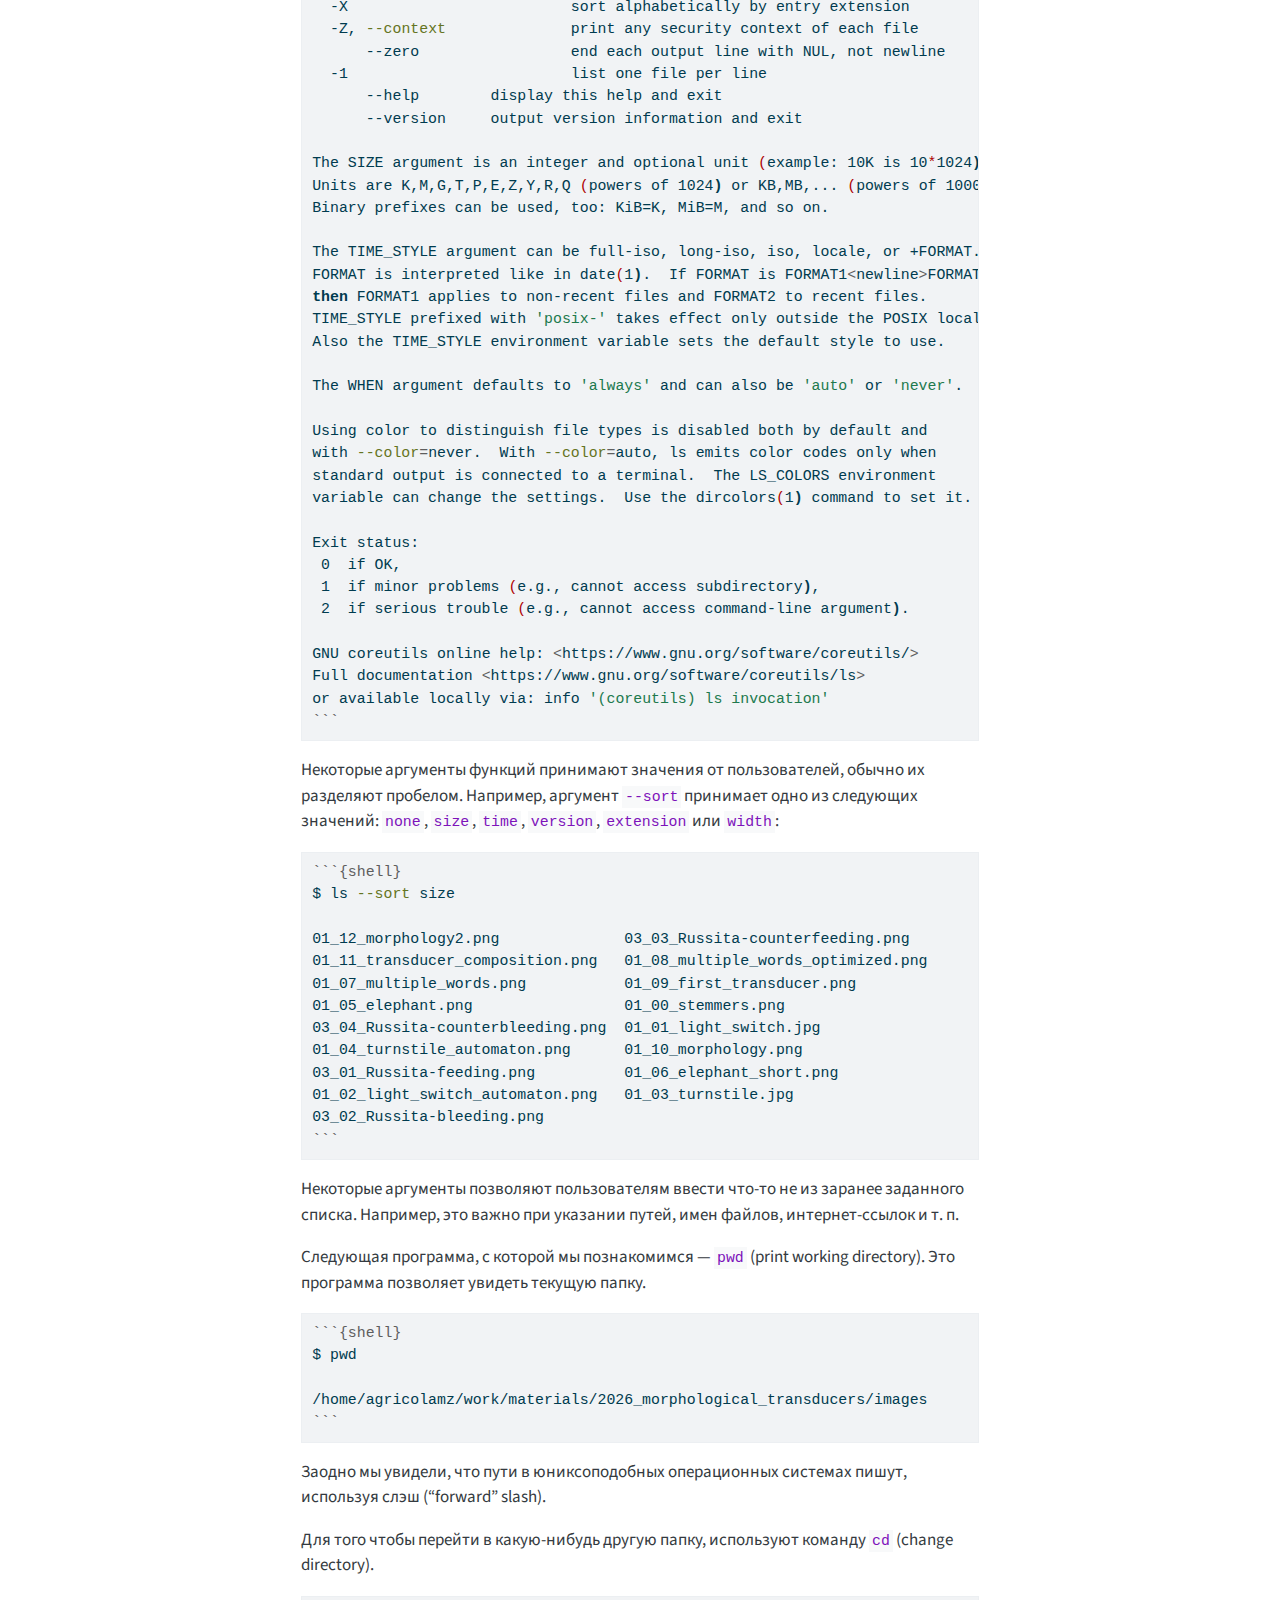
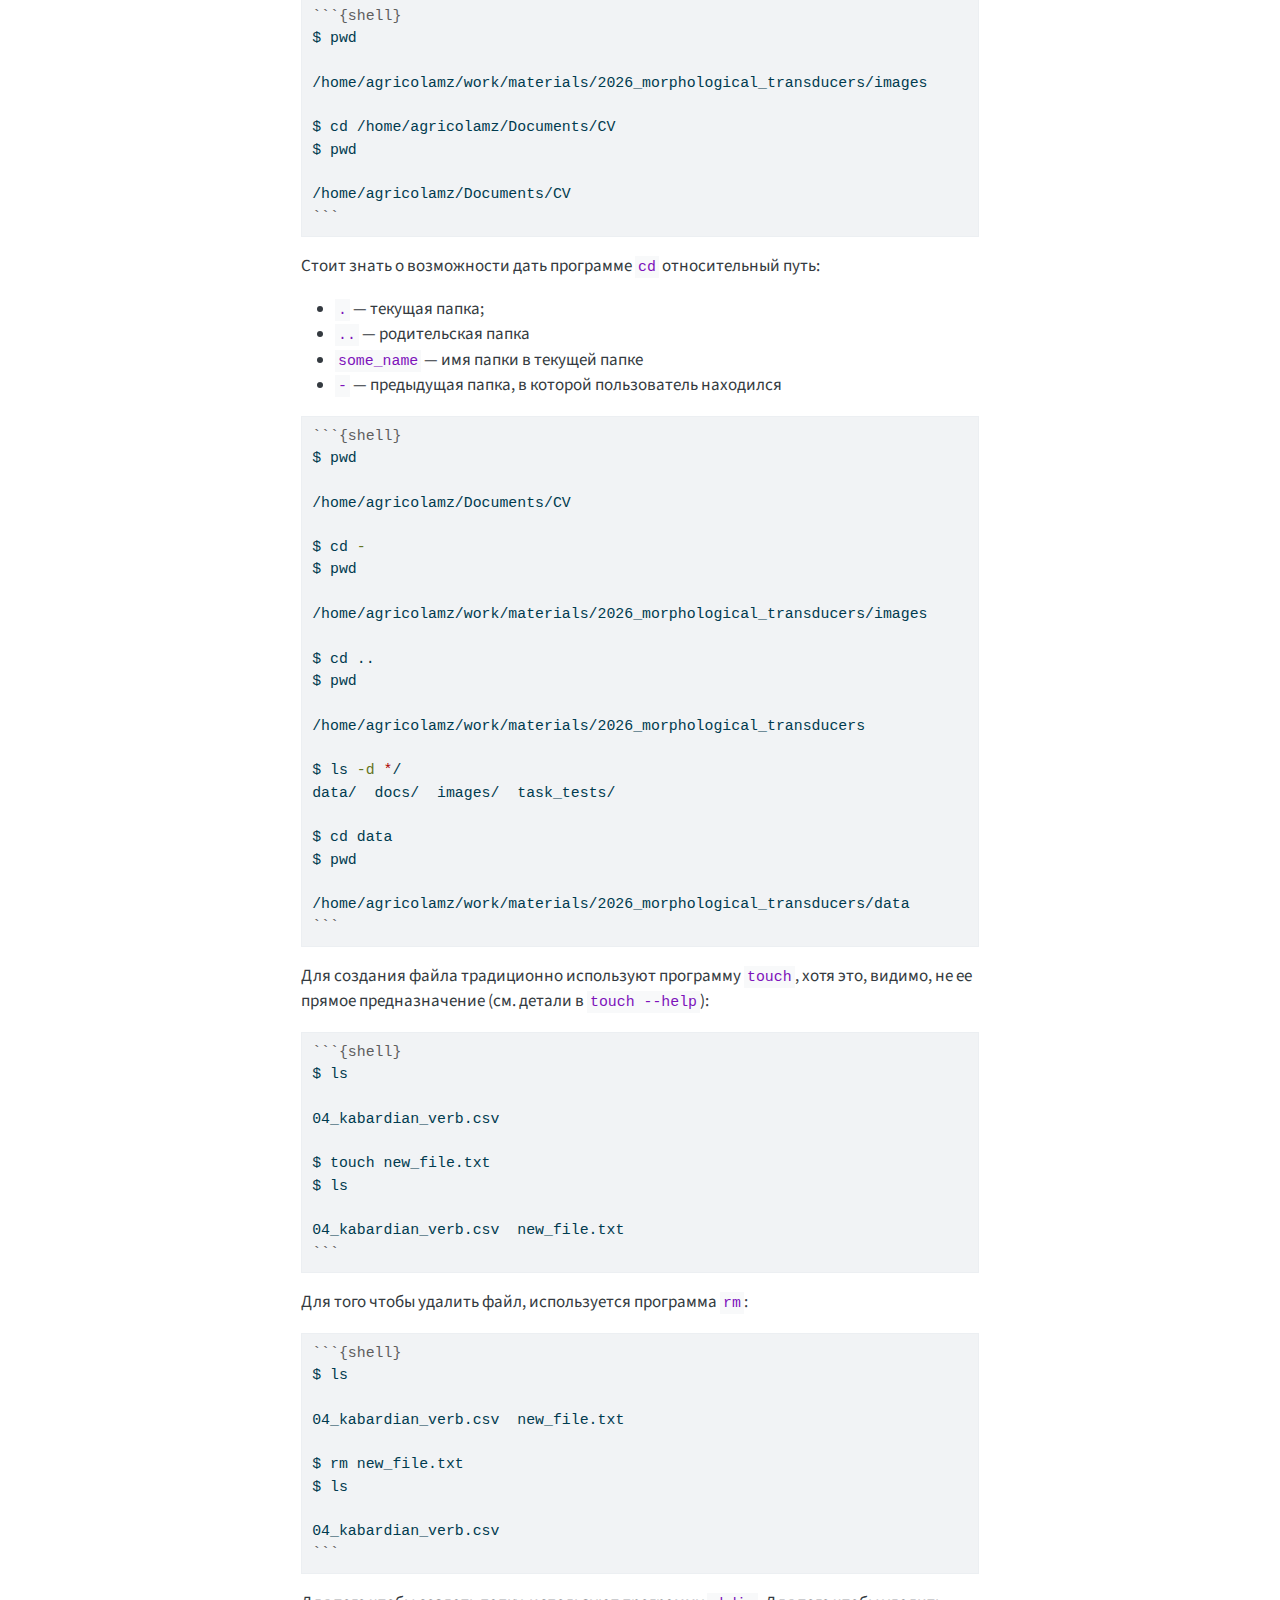
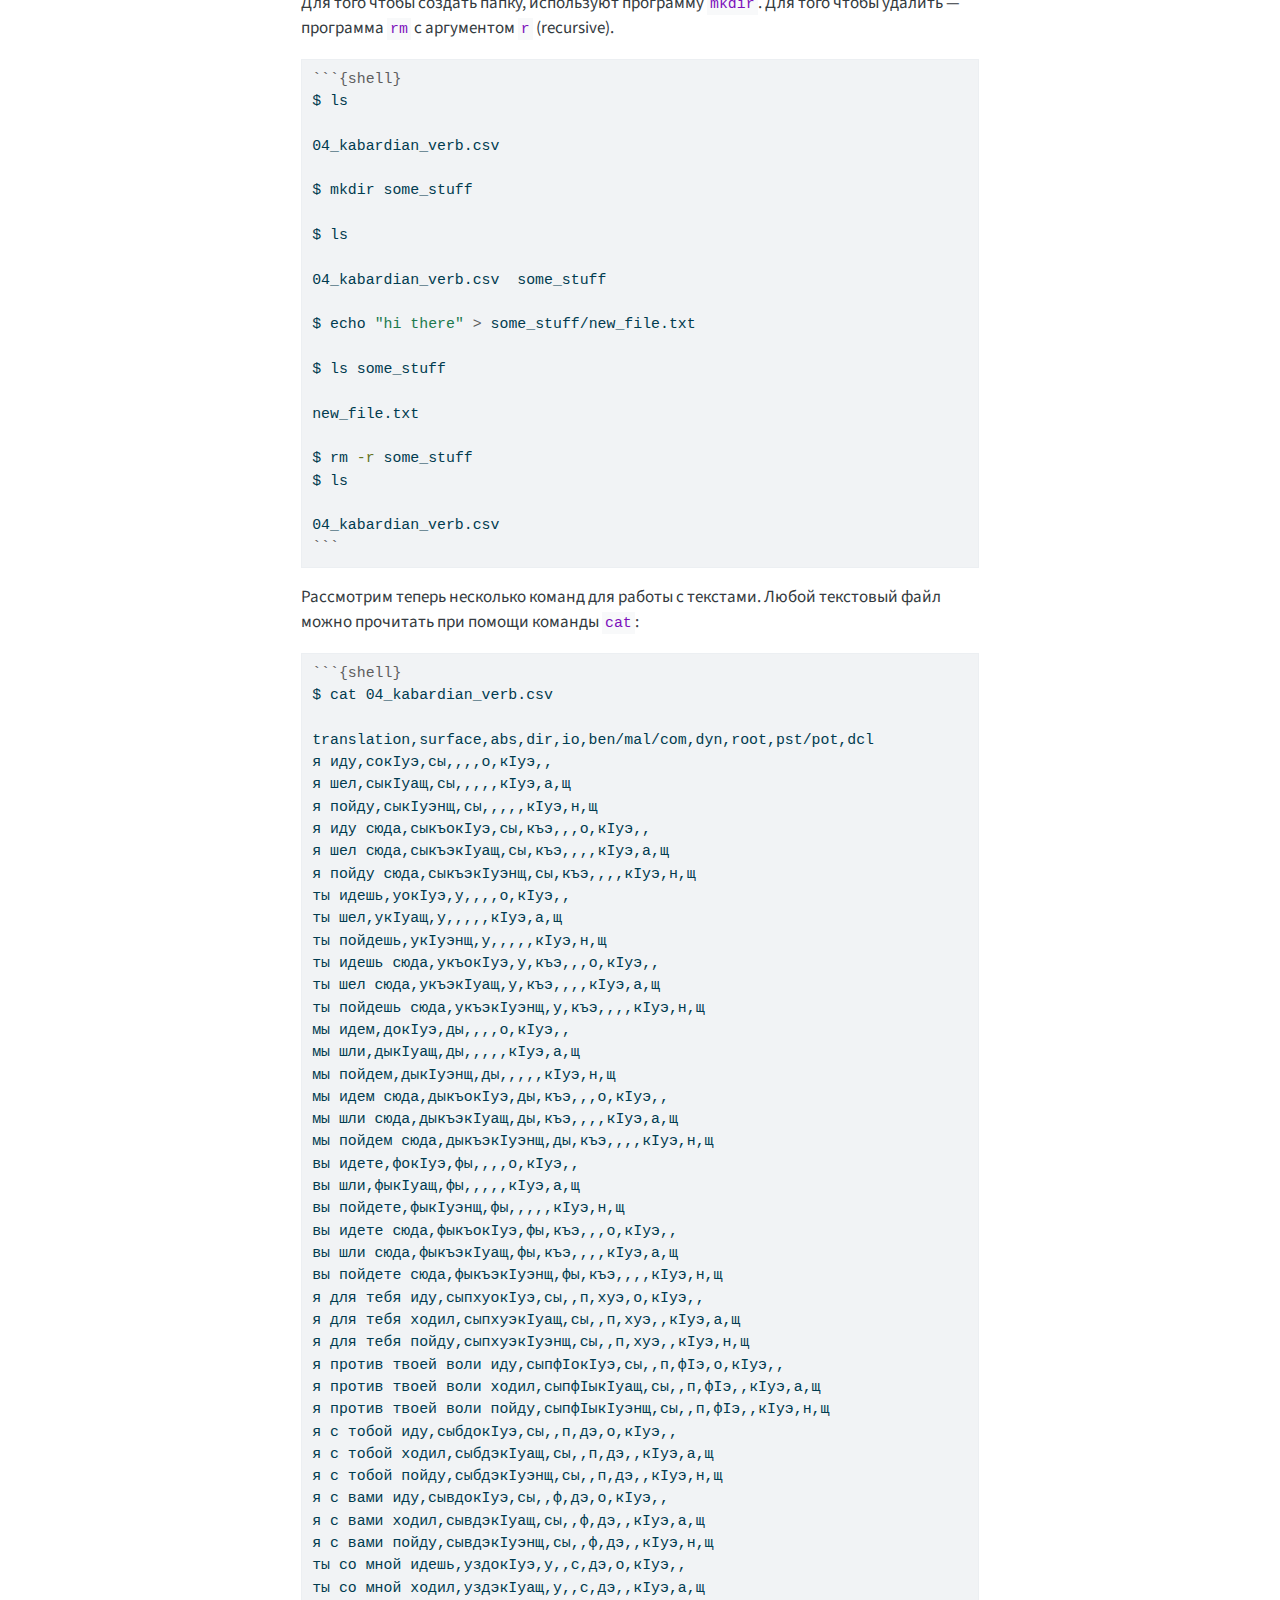
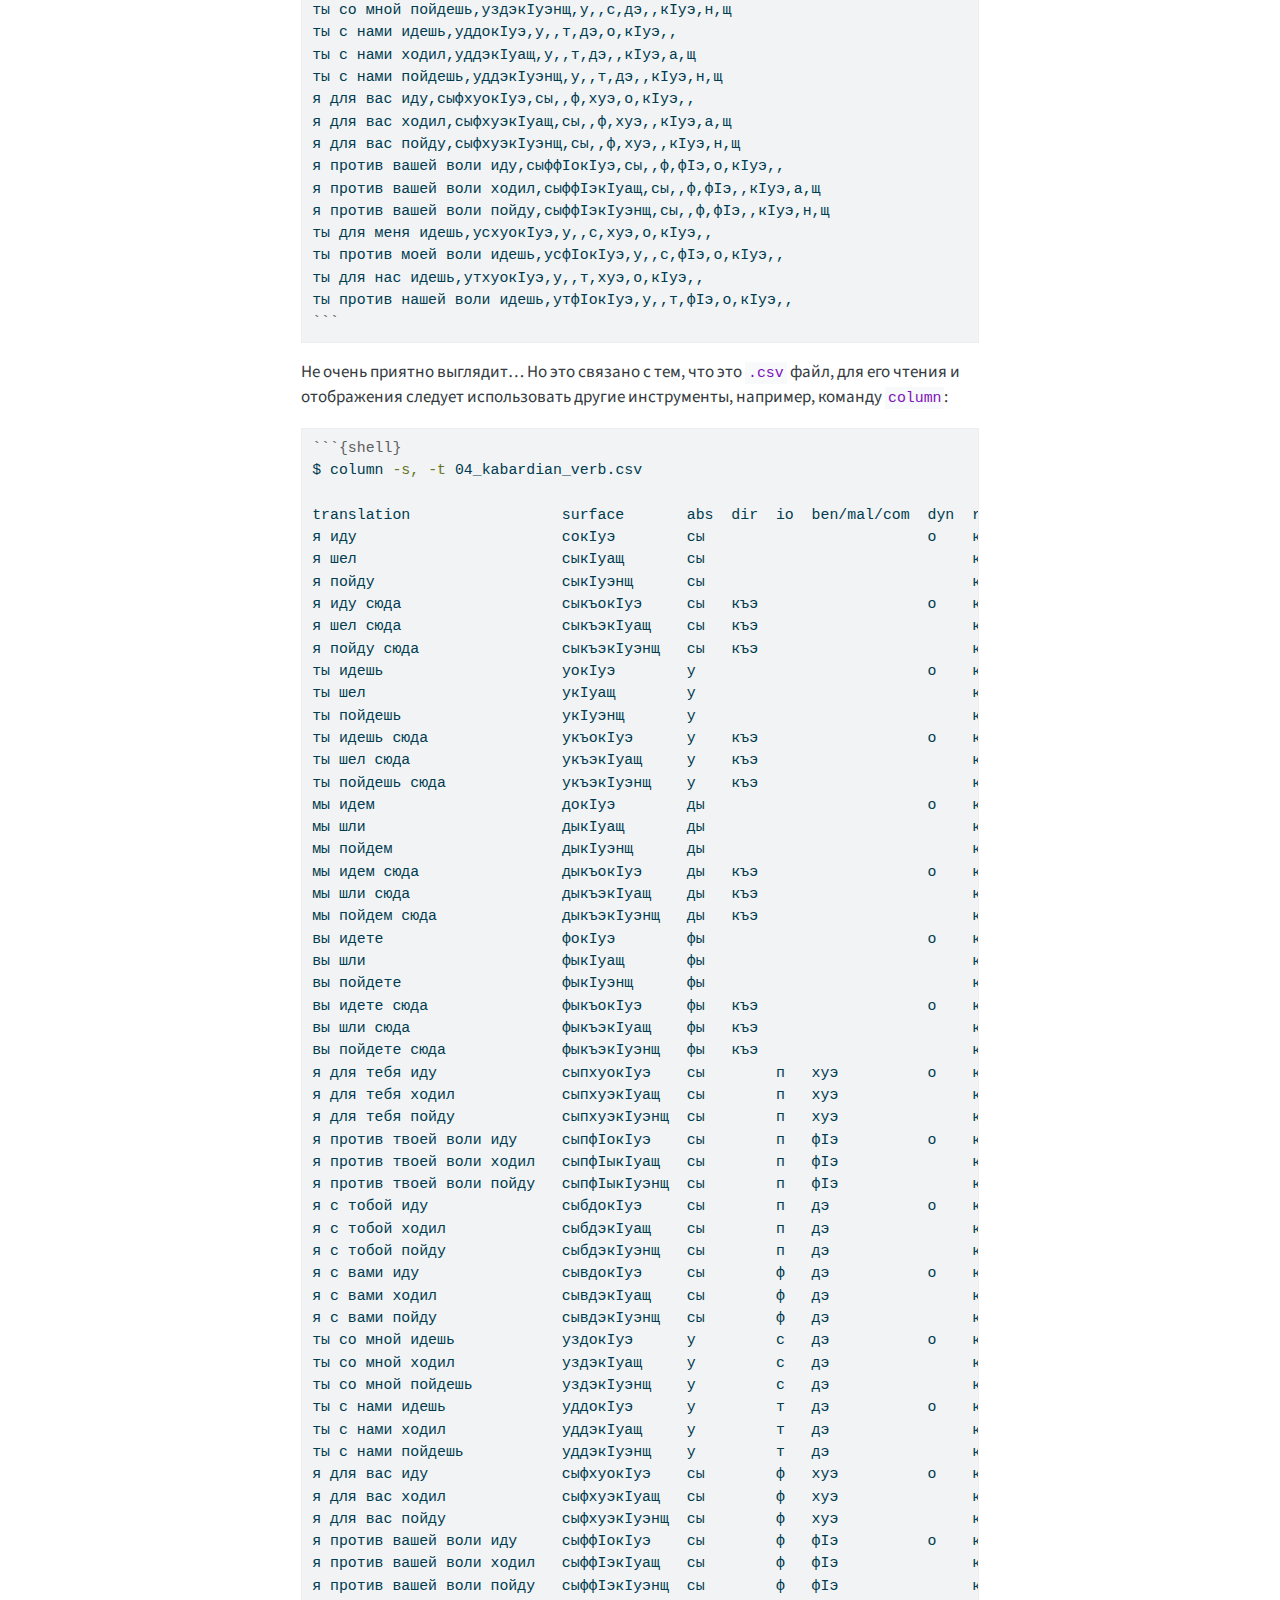
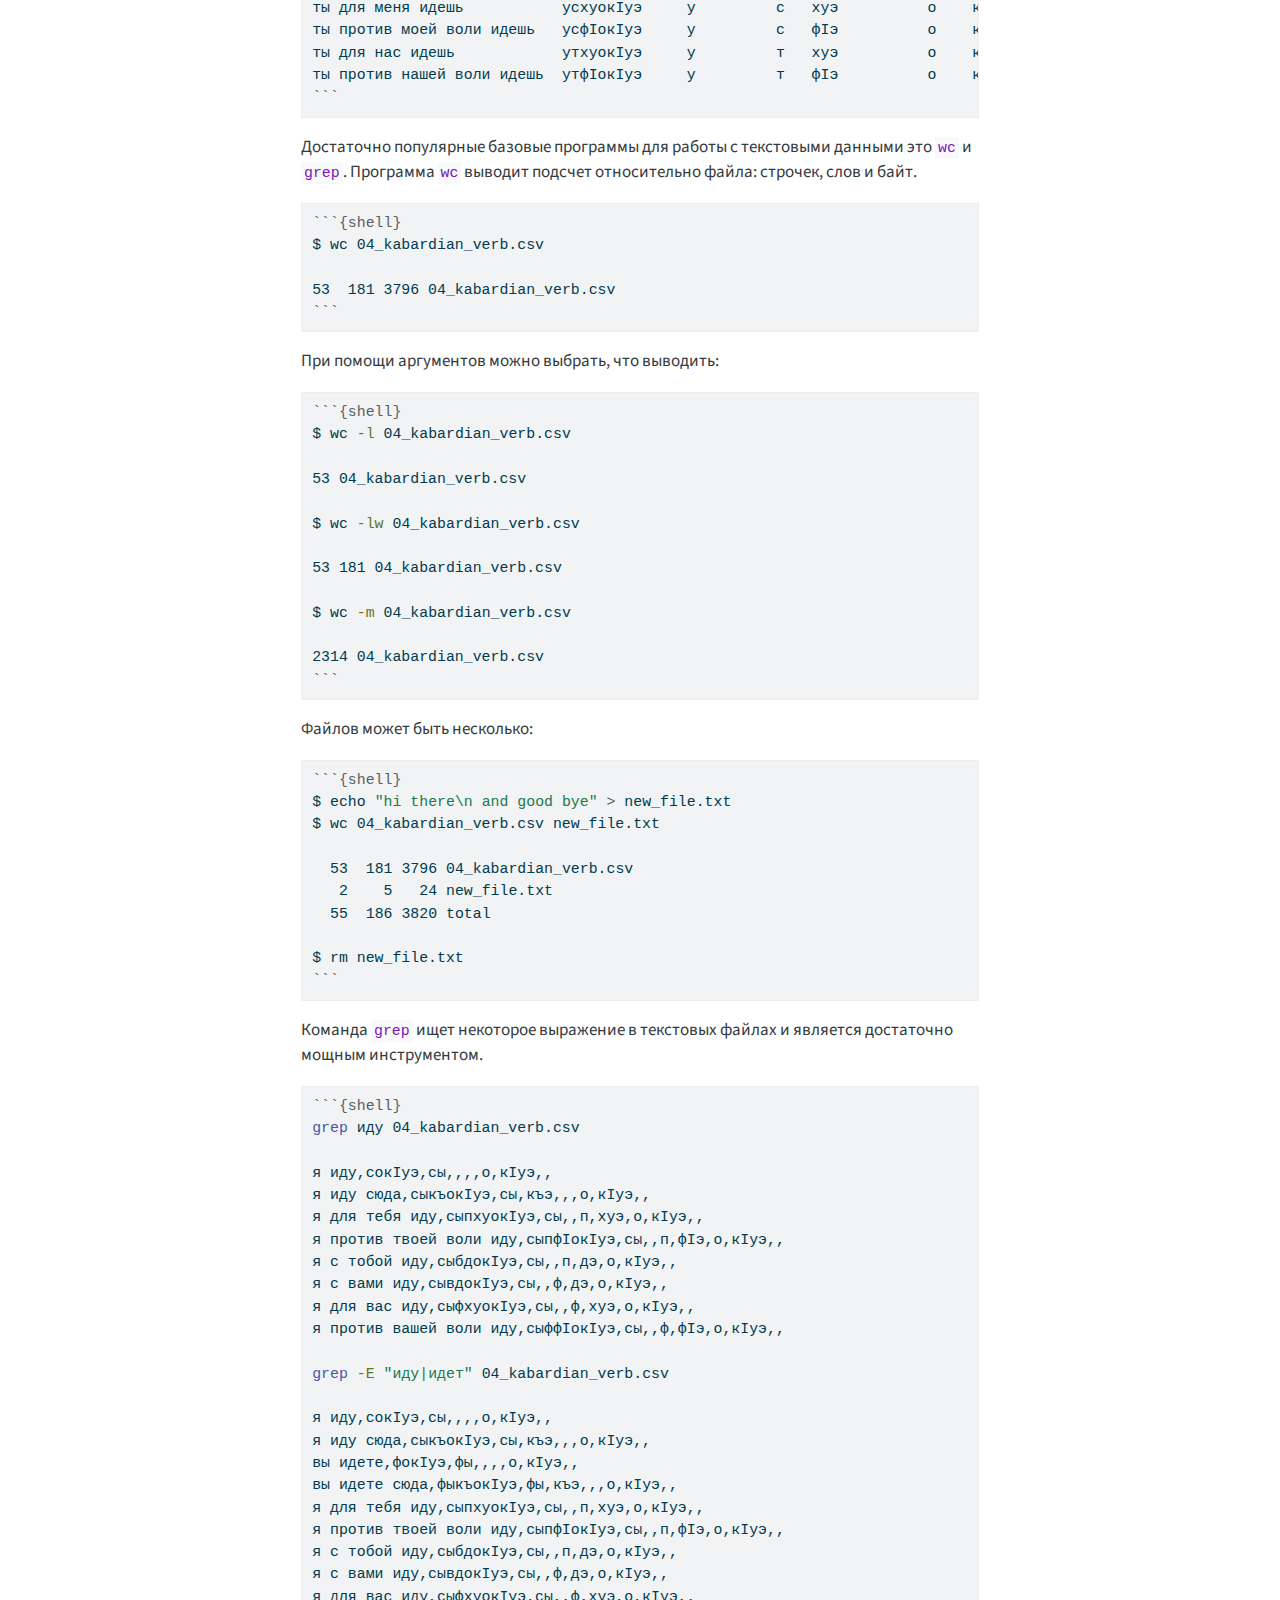
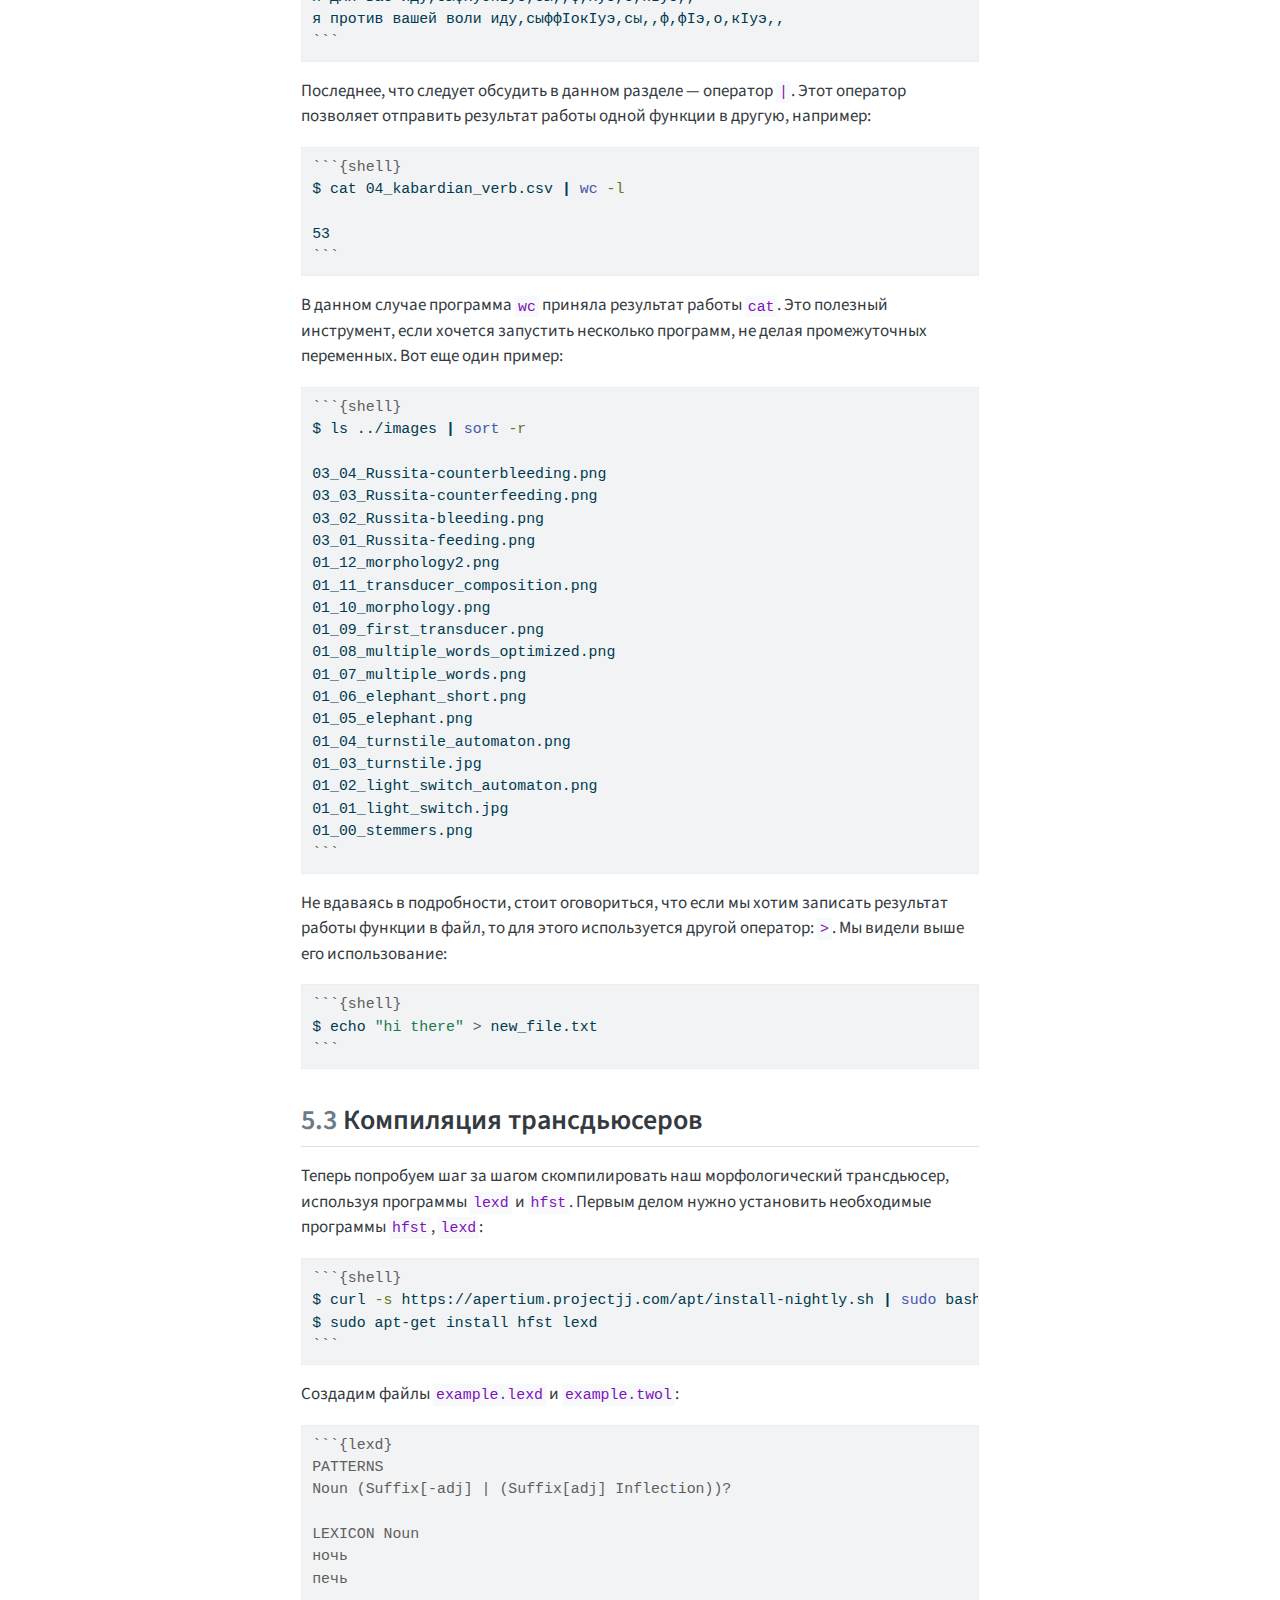
<file: docs/05_technical_class.html>
<!DOCTYPE html>
<html xmlns="http://www.w3.org/1999/xhtml" lang="ru" xml:lang="ru"><head>

<meta charset="utf-8">
<meta name="generator" content="quarto-1.7.29">

<meta name="viewport" content="width=device-width, initial-scale=1.0, user-scalable=yes">


<title>5&nbsp; Введение в командную строку – Конечные автоматы в морфологическом анализе 2025/2026</title>
<style>
code{white-space: pre-wrap;}
span.smallcaps{font-variant: small-caps;}
div.columns{display: flex; gap: min(4vw, 1.5em);}
div.column{flex: auto; overflow-x: auto;}
div.hanging-indent{margin-left: 1.5em; text-indent: -1.5em;}
ul.task-list{list-style: none;}
ul.task-list li input[type="checkbox"] {
  width: 0.8em;
  margin: 0 0.8em 0.2em -1em; /* quarto-specific, see https://github.com/quarto-dev/quarto-cli/issues/4556 */ 
  vertical-align: middle;
}
/* CSS for syntax highlighting */
html { -webkit-text-size-adjust: 100%; }
pre > code.sourceCode { white-space: pre; position: relative; }
pre > code.sourceCode > span { display: inline-block; line-height: 1.25; }
pre > code.sourceCode > span:empty { height: 1.2em; }
.sourceCode { overflow: visible; }
code.sourceCode > span { color: inherit; text-decoration: inherit; }
div.sourceCode { margin: 1em 0; }
pre.sourceCode { margin: 0; }
@media screen {
div.sourceCode { overflow: auto; }
}
@media print {
pre > code.sourceCode { white-space: pre-wrap; }
pre > code.sourceCode > span { text-indent: -5em; padding-left: 5em; }
}
pre.numberSource code
  { counter-reset: source-line 0; }
pre.numberSource code > span
  { position: relative; left: -4em; counter-increment: source-line; }
pre.numberSource code > span > a:first-child::before
  { content: counter(source-line);
    position: relative; left: -1em; text-align: right; vertical-align: baseline;
    border: none; display: inline-block;
    -webkit-touch-callout: none; -webkit-user-select: none;
    -khtml-user-select: none; -moz-user-select: none;
    -ms-user-select: none; user-select: none;
    padding: 0 4px; width: 4em;
  }
pre.numberSource { margin-left: 3em;  padding-left: 4px; }
div.sourceCode
  {   }
@media screen {
pre > code.sourceCode > span > a:first-child::before { text-decoration: underline; }
}
</style>


<script src="site_libs/quarto-nav/quarto-nav.js"></script>
<script src="site_libs/quarto-nav/headroom.min.js"></script>
<script src="site_libs/clipboard/clipboard.min.js"></script>
<script src="site_libs/quarto-search/autocomplete.umd.js"></script>
<script src="site_libs/quarto-search/fuse.min.js"></script>
<script src="site_libs/quarto-search/quarto-search.js"></script>
<meta name="quarto:offset" content="./">
<link href="./06_transducer_manipulation.html" rel="next">
<link href="./04_language_tasks.html" rel="prev">
<script src="site_libs/quarto-html/quarto.js" type="module"></script>
<script src="site_libs/quarto-html/tabsets/tabsets.js" type="module"></script>
<script src="site_libs/quarto-html/popper.min.js"></script>
<script src="site_libs/quarto-html/tippy.umd.min.js"></script>
<script src="site_libs/quarto-html/anchor.min.js"></script>
<link href="site_libs/quarto-html/tippy.css" rel="stylesheet">
<link href="site_libs/quarto-html/quarto-syntax-highlighting-0815c480559380816a4d1ea211a47e91.css" rel="stylesheet" id="quarto-text-highlighting-styles">
<script src="site_libs/bootstrap/bootstrap.min.js"></script>
<link href="site_libs/bootstrap/bootstrap-icons.css" rel="stylesheet">
<link href="site_libs/bootstrap/bootstrap-320ad5607646c56df2c4e55503b78b49.min.css" rel="stylesheet" append-hash="true" id="quarto-bootstrap" data-mode="light">
<script id="quarto-search-options" type="application/json">{
  "location": "sidebar",
  "copy-button": false,
  "collapse-after": 3,
  "panel-placement": "start",
  "type": "textbox",
  "limit": 50,
  "keyboard-shortcut": [
    "f",
    "/",
    "s"
  ],
  "show-item-context": false,
  "language": {
    "search-no-results-text": "Поиск не дал результатов",
    "search-matching-documents-text": "Результаты поиска",
    "search-copy-link-title": "Скопировать ссылку",
    "search-hide-matches-text": "Скрыть дополнительные результаты",
    "search-more-match-text": "дополнительный результат в этом документе",
    "search-more-matches-text": "дополнительных результата(-ов) в этом документе",
    "search-clear-button-title": "Очистить",
    "search-text-placeholder": "",
    "search-detached-cancel-button-title": "Отменить",
    "search-submit-button-title": "Найти",
    "search-label": "Поиск"
  }
}</script>


<link rel="stylesheet" href="styles.css">
</head>

<body class="nav-sidebar floating quarto-light">

<div id="quarto-search-results"></div>
  <header id="quarto-header" class="headroom fixed-top">
  <nav class="quarto-secondary-nav">
    <div class="container-fluid d-flex">
      <button type="button" class="quarto-btn-toggle btn" data-bs-toggle="collapse" role="button" data-bs-target=".quarto-sidebar-collapse-item" aria-controls="quarto-sidebar" aria-expanded="false" aria-label="Переключить боковую панель навигации" onclick="if (window.quartoToggleHeadroom) { window.quartoToggleHeadroom(); }">
        <i class="bi bi-layout-text-sidebar-reverse"></i>
      </button>
        <nav class="quarto-page-breadcrumbs" aria-label="breadcrumb"><ol class="breadcrumb"><li class="breadcrumb-item"><a href="./05_technical_class.html"><span class="chapter-number">5</span>&nbsp; <span class="chapter-title">Введение в командную строку</span></a></li></ol></nav>
        <a class="flex-grow-1" role="navigation" data-bs-toggle="collapse" data-bs-target=".quarto-sidebar-collapse-item" aria-controls="quarto-sidebar" aria-expanded="false" aria-label="Переключить боковую панель навигации" onclick="if (window.quartoToggleHeadroom) { window.quartoToggleHeadroom(); }">      
        </a>
      <button type="button" class="btn quarto-search-button" aria-label="Поиск" onclick="window.quartoOpenSearch();">
        <i class="bi bi-search"></i>
      </button>
    </div>
  </nav>
</header>
<!-- content -->
<div id="quarto-content" class="quarto-container page-columns page-rows-contents page-layout-full">
<!-- sidebar -->
  <nav id="quarto-sidebar" class="sidebar collapse collapse-horizontal quarto-sidebar-collapse-item sidebar-navigation floating overflow-auto">
    <div class="pt-lg-2 mt-2 text-left sidebar-header">
    <div class="sidebar-title mb-0 py-0">
      <a href="./">Конечные автоматы в морфологическом анализе 2025/2026</a> 
        <div class="sidebar-tools-main">
    <a href="https://github.com/agricolamz/2026_morphological_transducers/" title="Source Code" class="quarto-navigation-tool px-1" aria-label="Source Code"><i class="bi bi-github"></i></a>
</div>
    </div>
      </div>
        <div class="mt-2 flex-shrink-0 align-items-center">
        <div class="sidebar-search">
        <div id="quarto-search" class="" title="Поиск"></div>
        </div>
        </div>
    <div class="sidebar-menu-container"> 
    <ul class="list-unstyled mt-1">
        <li class="sidebar-item">
  <div class="sidebar-item-container"> 
  <a href="./index.html" class="sidebar-item-text sidebar-link">
 <span class="menu-text">Введение</span></a>
  </div>
</li>
        <li class="sidebar-item">
  <div class="sidebar-item-container"> 
  <a href="./01_introduction_to_transducers.html" class="sidebar-item-text sidebar-link">
 <span class="menu-text"><span class="chapter-number">1</span>&nbsp; <span class="chapter-title">Автоматический морфологический анализ</span></span></a>
  </div>
</li>
        <li class="sidebar-item">
  <div class="sidebar-item-container"> 
  <a href="./02_introduction_to_lexd.html" class="sidebar-item-text sidebar-link">
 <span class="menu-text"><span class="chapter-number">2</span>&nbsp; <span class="chapter-title">Введение в <code>lexd</code>: морфология</span></span></a>
  </div>
</li>
        <li class="sidebar-item">
  <div class="sidebar-item-container"> 
  <a href="./03_phonological_rules.html" class="sidebar-item-text sidebar-link">
 <span class="menu-text"><span class="chapter-number">3</span>&nbsp; <span class="chapter-title">Введение в <code>twol</code>: (мор)фонология</span></span></a>
  </div>
</li>
        <li class="sidebar-item">
  <div class="sidebar-item-container"> 
  <a href="./04_language_tasks.html" class="sidebar-item-text sidebar-link">
 <span class="menu-text"><span class="chapter-number">4</span>&nbsp; <span class="chapter-title">Моделирование языковых явлений</span></span></a>
  </div>
</li>
        <li class="sidebar-item">
  <div class="sidebar-item-container"> 
  <a href="./05_technical_class.html" class="sidebar-item-text sidebar-link active">
 <span class="menu-text"><span class="chapter-number">5</span>&nbsp; <span class="chapter-title">Введение в командную строку</span></span></a>
  </div>
</li>
        <li class="sidebar-item">
  <div class="sidebar-item-container"> 
  <a href="./06_transducer_manipulation.html" class="sidebar-item-text sidebar-link">
 <span class="menu-text"><span class="chapter-number">6</span>&nbsp; <span class="chapter-title">Операции с трансдьюсерами</span></span></a>
  </div>
</li>
        <li class="sidebar-item">
  <div class="sidebar-item-container"> 
  <a href="./07_disambiguation.html" class="sidebar-item-text sidebar-link">
 <span class="menu-text"><span class="chapter-number">7</span>&nbsp; <span class="chapter-title">Введение в <code>cg3</code>: разрешение морфологической неоднозначности</span></span></a>
  </div>
</li>
        <li class="sidebar-item">
  <div class="sidebar-item-container"> 
  <a href="./08_coverage.html" class="sidebar-item-text sidebar-link">
 <span class="menu-text"><span class="chapter-number">8</span>&nbsp; <span class="chapter-title">Метрики качества</span></span></a>
  </div>
</li>
        <li class="sidebar-item">
  <div class="sidebar-item-container"> 
  <a href="./09_hygiene.html" class="sidebar-item-text sidebar-link">
 <span class="menu-text"><span class="chapter-number">9</span>&nbsp; <span class="chapter-title">Как распространять работу?</span></span></a>
  </div>
</li>
        <li class="sidebar-item">
  <div class="sidebar-item-container"> 
  <a href="./references.html" class="sidebar-item-text sidebar-link">
 <span class="menu-text">Список литературы</span></a>
  </div>
</li>
    </ul>
    </div>
</nav>
<div id="quarto-sidebar-glass" class="quarto-sidebar-collapse-item" data-bs-toggle="collapse" data-bs-target=".quarto-sidebar-collapse-item"></div>
<!-- margin-sidebar -->
    <div id="quarto-margin-sidebar" class="sidebar margin-sidebar">
        <nav id="TOC" role="doc-toc" class="toc-active">
    <h2 id="toc-title">Содержание</h2>
   
  <ul>
  <li><a href="#командная-оболочка" id="toc-командная-оболочка" class="nav-link active" data-scroll-target="#командная-оболочка"><span class="header-section-number">5.1</span> Командная оболочка</a></li>
  <li><a href="#программы-для-команадной-строки" id="toc-программы-для-команадной-строки" class="nav-link" data-scroll-target="#программы-для-команадной-строки"><span class="header-section-number">5.2</span> Программы для команадной строки</a></li>
  <li><a href="#компиляция-трансдьюсеров" id="toc-компиляция-трансдьюсеров" class="nav-link" data-scroll-target="#компиляция-трансдьюсеров"><span class="header-section-number">5.3</span> Компиляция трансдьюсеров</a></li>
  </ul>
</nav>
    </div>
<!-- main -->
<main class="content column-body" id="quarto-document-content">

<header id="title-block-header" class="quarto-title-block default">
<div class="quarto-title">
<h1 class="title"><span class="chapter-number">5</span>&nbsp; <span class="chapter-title">Введение в командную строку</span></h1>
</div>



<div class="quarto-title-meta column-body">

    
  
    
  </div>
  


</header>


<section id="командная-оболочка" class="level2" data-number="5.1">
<h2 data-number="5.1" class="anchored" data-anchor-id="командная-оболочка"><span class="header-section-number">5.1</span> Командная оболочка</h2>
<p>Когда вы открываете линуксовскую командную строку, чаще всего вы сталкиваетесь с интерпретатором <code>bash</code> –– это командная оболочка, которая позволяет отдавать команды вашей операционной системе и компьютеру. В данных материалах мы используем обобщенное <code>shell</code>, включающее в себя разные командные оболочки. Так как обычно команды в командной строке исполняются сразу, знак доллара традиционно используют для обозначения строчки с командой:</p>
<div class="sourceCode" id="cb1"><pre class="sourceCode markdown code-with-copy"><code class="sourceCode markdown"><span id="cb1-1"><a href="#cb1-1" aria-hidden="true" tabindex="-1"></a><span class="in">```{shell}</span></span>
<span id="cb1-2"><a href="#cb1-2" aria-hidden="true" tabindex="-1"></a><span class="ex">$</span> echo <span class="st">"hi all"</span></span>
<span id="cb1-3"><a href="#cb1-3" aria-hidden="true" tabindex="-1"></a></span>
<span id="cb1-4"><a href="#cb1-4" aria-hidden="true" tabindex="-1"></a><span class="ex">hi</span> all</span>
<span id="cb1-5"><a href="#cb1-5" aria-hidden="true" tabindex="-1"></a><span class="in">```</span></span></code><button title="Скопировать текст" class="code-copy-button"><i class="bi"></i></button></pre></div>
<p>Разумеется, когда дело доходит до больших и сложных программ, то их записывают в скрипты, которым обычно дают расширение <code>.sh</code> и начинают с <a href="https://en.wikipedia.org/wiki/Shebang_(Unix)">шебанга</a>. Вот пример простой программы:</p>
<div class="sourceCode" id="cb2"><pre class="sourceCode my_script.sh code-with-copy"><code class="sourceCode bash"><span id="cb2-1"><a href="#cb2-1" aria-hidden="true" tabindex="-1"></a><span class="co">#!/bin/bash</span></span>
<span id="cb2-2"><a href="#cb2-2" aria-hidden="true" tabindex="-1"></a></span>
<span id="cb2-3"><a href="#cb2-3" aria-hidden="true" tabindex="-1"></a><span class="bu">echo</span> <span class="st">"Please enter your name: "</span></span>
<span id="cb2-4"><a href="#cb2-4" aria-hidden="true" tabindex="-1"></a><span class="bu">read</span> <span class="va">name</span></span>
<span id="cb2-5"><a href="#cb2-5" aria-hidden="true" tabindex="-1"></a><span class="bu">echo</span> <span class="st">"Nice to meet you </span><span class="va">$name</span><span class="st">"</span></span></code><button title="Скопировать текст" class="code-copy-button"><i class="bi"></i></button></pre></div>
<p>Если записать эту программу в файл <code>my_script.sh</code>, то ее потом можно запустить следующей командой:</p>
<div class="sourceCode" id="cb3"><pre class="sourceCode markdown code-with-copy"><code class="sourceCode markdown"><span id="cb3-1"><a href="#cb3-1" aria-hidden="true" tabindex="-1"></a><span class="in">```{shell}</span></span>
<span id="cb3-2"><a href="#cb3-2" aria-hidden="true" tabindex="-1"></a><span class="ex">$</span> sh my_script.sh</span>
<span id="cb3-3"><a href="#cb3-3" aria-hidden="true" tabindex="-1"></a><span class="in">```</span></span></code><button title="Скопировать текст" class="code-copy-button"><i class="bi"></i></button></pre></div>
</section>
<section id="программы-для-команадной-строки" class="level2" data-number="5.2">
<h2 data-number="5.2" class="anchored" data-anchor-id="программы-для-команадной-строки"><span class="header-section-number">5.2</span> Программы для команадной строки</h2>
<p>В данном разделе мы опишем несколько базовых программ для командной строки, которые могут быть важны для работы. Для командной строки написано очень много разных программ. Важно понимать, что их все (естественно, после установки, если это необходимо) можно запустить, набрав в консоли название программы. Начнем наше знакомство с программы <code>ls</code>, которая перечисляет (list) содержание папок:</p>
<div class="sourceCode" id="cb4"><pre class="sourceCode markdown code-with-copy"><code class="sourceCode markdown"><span id="cb4-1"><a href="#cb4-1" aria-hidden="true" tabindex="-1"></a><span class="in">```{shell}</span></span>
<span id="cb4-2"><a href="#cb4-2" aria-hidden="true" tabindex="-1"></a><span class="ex">$</span> ls</span>
<span id="cb4-3"><a href="#cb4-3" aria-hidden="true" tabindex="-1"></a></span>
<span id="cb4-4"><a href="#cb4-4" aria-hidden="true" tabindex="-1"></a><span class="ex">01_00_stemmers.png</span>                  01_09_first_transducer.png</span>
<span id="cb4-5"><a href="#cb4-5" aria-hidden="true" tabindex="-1"></a><span class="ex">01_01_light_switch.jpg</span>              01_10_morphology.png</span>
<span id="cb4-6"><a href="#cb4-6" aria-hidden="true" tabindex="-1"></a><span class="ex">01_02_light_switch_automaton.png</span>    01_11_transducer_composition.png</span>
<span id="cb4-7"><a href="#cb4-7" aria-hidden="true" tabindex="-1"></a><span class="ex">01_03_turnstile.jpg</span>                 01_12_morphology2.png</span>
<span id="cb4-8"><a href="#cb4-8" aria-hidden="true" tabindex="-1"></a><span class="ex">01_04_turnstile_automaton.png</span>       03_01_Russita-feeding.png</span>
<span id="cb4-9"><a href="#cb4-9" aria-hidden="true" tabindex="-1"></a><span class="ex">01_05_elephant.png</span>                  03_02_Russita-bleeding.png</span>
<span id="cb4-10"><a href="#cb4-10" aria-hidden="true" tabindex="-1"></a><span class="ex">01_06_elephant_short.png</span>            03_03_Russita-counterfeeding.png</span>
<span id="cb4-11"><a href="#cb4-11" aria-hidden="true" tabindex="-1"></a><span class="ex">01_07_multiple_words.png</span>            03_04_Russita-counterbleeding.png</span>
<span id="cb4-12"><a href="#cb4-12" aria-hidden="true" tabindex="-1"></a><span class="ex">01_08_multiple_words_optimized.png</span></span>
<span id="cb4-13"><a href="#cb4-13" aria-hidden="true" tabindex="-1"></a><span class="in">```</span></span></code><button title="Скопировать текст" class="code-copy-button"><i class="bi"></i></button></pre></div>
<p>У большинства программ есть некоторые однобуквенные аргументы (почему-то их принято называть флагами), которые перечисляют после минуса. Например флаг <code>-l</code> позволяет увидеть файлы в виде таблицы с некоторой дополнительной информацией про каждый файл.</p>
<div class="sourceCode" id="cb5"><pre class="sourceCode markdown code-with-copy"><code class="sourceCode markdown"><span id="cb5-1"><a href="#cb5-1" aria-hidden="true" tabindex="-1"></a><span class="in">```{shell}</span></span>
<span id="cb5-2"><a href="#cb5-2" aria-hidden="true" tabindex="-1"></a><span class="ex">$</span> ls <span class="at">-l</span></span>
<span id="cb5-3"><a href="#cb5-3" aria-hidden="true" tabindex="-1"></a></span>
<span id="cb5-4"><a href="#cb5-4" aria-hidden="true" tabindex="-1"></a><span class="ex">total</span> 2636</span>
<span id="cb5-5"><a href="#cb5-5" aria-hidden="true" tabindex="-1"></a><span class="ex">-rw-rw-r--</span> 1 agricolamz agricolamz 122183 Jan  6 18:52 01_00_stemmers.png</span>
<span id="cb5-6"><a href="#cb5-6" aria-hidden="true" tabindex="-1"></a><span class="ex">-rw-rw-r--</span> 1 agricolamz agricolamz 121071 Feb 18  2022 01_01_light_switch.jpg</span>
<span id="cb5-7"><a href="#cb5-7" aria-hidden="true" tabindex="-1"></a><span class="ex">-rw-rw-r--</span> 1 agricolamz agricolamz 156956 Jan  6 07:45 01_02_light_switch_automaton.png</span>
<span id="cb5-8"><a href="#cb5-8" aria-hidden="true" tabindex="-1"></a><span class="ex">-rw-rw-r--</span> 1 agricolamz agricolamz  18075 Feb 18  2022 01_03_turnstile.jpg</span>
<span id="cb5-9"><a href="#cb5-9" aria-hidden="true" tabindex="-1"></a><span class="ex">-rw-rw-r--</span> 1 agricolamz agricolamz 167801 Jan  6 07:47 01_04_turnstile_automaton.png</span>
<span id="cb5-10"><a href="#cb5-10" aria-hidden="true" tabindex="-1"></a><span class="ex">-rw-rw-r--</span> 1 agricolamz agricolamz 200090 Jan  6 07:50 01_05_elephant.png</span>
<span id="cb5-11"><a href="#cb5-11" aria-hidden="true" tabindex="-1"></a><span class="ex">-rw-rw-r--</span> 1 agricolamz agricolamz 106598 Jan  6 07:51 01_06_elephant_short.png</span>
<span id="cb5-12"><a href="#cb5-12" aria-hidden="true" tabindex="-1"></a><span class="ex">-rw-rw-r--</span> 1 agricolamz agricolamz 226555 Jan  6 07:52 01_07_multiple_words.png</span>
<span id="cb5-13"><a href="#cb5-13" aria-hidden="true" tabindex="-1"></a><span class="ex">-rw-rw-r--</span> 1 agricolamz agricolamz 139834 Jan  6 07:58 01_08_multiple_words_optimized.png</span>
<span id="cb5-14"><a href="#cb5-14" aria-hidden="true" tabindex="-1"></a><span class="ex">-rw-rw-r--</span> 1 agricolamz agricolamz 132286 Jan  6 16:02 01_09_first_transducer.png</span>
<span id="cb5-15"><a href="#cb5-15" aria-hidden="true" tabindex="-1"></a><span class="ex">-rw-rw-r--</span> 1 agricolamz agricolamz 117095 Jan  6 17:15 01_10_morphology.png</span>
<span id="cb5-16"><a href="#cb5-16" aria-hidden="true" tabindex="-1"></a><span class="ex">-rw-rw-r--</span> 1 agricolamz agricolamz 253314 Jan  6 18:32 01_11_transducer_composition.png</span>
<span id="cb5-17"><a href="#cb5-17" aria-hidden="true" tabindex="-1"></a><span class="ex">-rw-rw-r--</span> 1 agricolamz agricolamz 261112 Jan 12 18:20 01_12_morphology2.png</span>
<span id="cb5-18"><a href="#cb5-18" aria-hidden="true" tabindex="-1"></a><span class="ex">-rwxr-xr-x</span> 1 agricolamz agricolamz 159091 Jan 13  2017 03_01_Russita-feeding.png</span>
<span id="cb5-19"><a href="#cb5-19" aria-hidden="true" tabindex="-1"></a><span class="ex">-rwxr-xr-x</span> 1 agricolamz agricolamz 150034 Jan 13  2017 03_02_Russita-bleeding.png</span>
<span id="cb5-20"><a href="#cb5-20" aria-hidden="true" tabindex="-1"></a><span class="ex">-rwxr-xr-x</span> 1 agricolamz agricolamz 140454 Jan 13  2017 03_03_Russita-counterfeeding.png</span>
<span id="cb5-21"><a href="#cb5-21" aria-hidden="true" tabindex="-1"></a><span class="ex">-rwxr-xr-x</span> 1 agricolamz agricolamz 193216 Jan 13  2017 03_04_Russita-counterbleedin</span>
<span id="cb5-22"><a href="#cb5-22" aria-hidden="true" tabindex="-1"></a><span class="in">```</span></span></code><button title="Скопировать текст" class="code-copy-button"><i class="bi"></i></button></pre></div>
<p>Давайте использовать несколько флагов. Добавим флаг <code>-r</code> для обратной сортировки:</p>
<div class="sourceCode" id="cb6"><pre class="sourceCode markdown code-with-copy"><code class="sourceCode markdown"><span id="cb6-1"><a href="#cb6-1" aria-hidden="true" tabindex="-1"></a><span class="in">```{shell}</span></span>
<span id="cb6-2"><a href="#cb6-2" aria-hidden="true" tabindex="-1"></a><span class="ex">$</span> ls <span class="at">-l</span> <span class="at">-r</span></span>
<span id="cb6-3"><a href="#cb6-3" aria-hidden="true" tabindex="-1"></a></span>
<span id="cb6-4"><a href="#cb6-4" aria-hidden="true" tabindex="-1"></a><span class="ex">total</span> 2636</span>
<span id="cb6-5"><a href="#cb6-5" aria-hidden="true" tabindex="-1"></a><span class="ex">-rwxr-xr-x</span> 1 agricolamz agricolamz 193216 Jan 13  2017 03_04_Russita-counterbleeding.png</span>
<span id="cb6-6"><a href="#cb6-6" aria-hidden="true" tabindex="-1"></a><span class="ex">-rwxr-xr-x</span> 1 agricolamz agricolamz 140454 Jan 13  2017 03_03_Russita-counterfeeding.png</span>
<span id="cb6-7"><a href="#cb6-7" aria-hidden="true" tabindex="-1"></a><span class="ex">-rwxr-xr-x</span> 1 agricolamz agricolamz 150034 Jan 13  2017 03_02_Russita-bleeding.png</span>
<span id="cb6-8"><a href="#cb6-8" aria-hidden="true" tabindex="-1"></a><span class="ex">-rwxr-xr-x</span> 1 agricolamz agricolamz 159091 Jan 13  2017 03_01_Russita-feeding.png</span>
<span id="cb6-9"><a href="#cb6-9" aria-hidden="true" tabindex="-1"></a><span class="ex">-rw-rw-r--</span> 1 agricolamz agricolamz 261112 Jan 12 18:20 01_12_morphology2.png</span>
<span id="cb6-10"><a href="#cb6-10" aria-hidden="true" tabindex="-1"></a><span class="ex">-rw-rw-r--</span> 1 agricolamz agricolamz 253314 Jan  6 18:32 01_11_transducer_composition.png</span>
<span id="cb6-11"><a href="#cb6-11" aria-hidden="true" tabindex="-1"></a><span class="ex">-rw-rw-r--</span> 1 agricolamz agricolamz 117095 Jan  6 17:15 01_10_morphology.png</span>
<span id="cb6-12"><a href="#cb6-12" aria-hidden="true" tabindex="-1"></a><span class="ex">-rw-rw-r--</span> 1 agricolamz agricolamz 132286 Jan  6 16:02 01_09_first_transducer.png</span>
<span id="cb6-13"><a href="#cb6-13" aria-hidden="true" tabindex="-1"></a><span class="ex">-rw-rw-r--</span> 1 agricolamz agricolamz 139834 Jan  6 07:58 01_08_multiple_words_optimized.png</span>
<span id="cb6-14"><a href="#cb6-14" aria-hidden="true" tabindex="-1"></a><span class="ex">-rw-rw-r--</span> 1 agricolamz agricolamz 226555 Jan  6 07:52 01_07_multiple_words.png</span>
<span id="cb6-15"><a href="#cb6-15" aria-hidden="true" tabindex="-1"></a><span class="ex">-rw-rw-r--</span> 1 agricolamz agricolamz 106598 Jan  6 07:51 01_06_elephant_short.png</span>
<span id="cb6-16"><a href="#cb6-16" aria-hidden="true" tabindex="-1"></a><span class="ex">-rw-rw-r--</span> 1 agricolamz agricolamz 200090 Jan  6 07:50 01_05_elephant.png</span>
<span id="cb6-17"><a href="#cb6-17" aria-hidden="true" tabindex="-1"></a><span class="ex">-rw-rw-r--</span> 1 agricolamz agricolamz 167801 Jan  6 07:47 01_04_turnstile_automaton.png</span>
<span id="cb6-18"><a href="#cb6-18" aria-hidden="true" tabindex="-1"></a><span class="ex">-rw-rw-r--</span> 1 agricolamz agricolamz  18075 Feb 18  2022 01_03_turnstile.jpg</span>
<span id="cb6-19"><a href="#cb6-19" aria-hidden="true" tabindex="-1"></a><span class="ex">-rw-rw-r--</span> 1 agricolamz agricolamz 156956 Jan  6 07:45 01_02_light_switch_automaton.png</span>
<span id="cb6-20"><a href="#cb6-20" aria-hidden="true" tabindex="-1"></a><span class="ex">-rw-rw-r--</span> 1 agricolamz agricolamz 121071 Feb 18  2022 01_01_light_switch.jpg</span>
<span id="cb6-21"><a href="#cb6-21" aria-hidden="true" tabindex="-1"></a><span class="ex">-rw-rw-r--</span> 1 agricolamz agricolamz 122183 Jan  6 18:52 01_00_stemmers.png</span>
<span id="cb6-22"><a href="#cb6-22" aria-hidden="true" tabindex="-1"></a><span class="in">```</span></span></code><button title="Скопировать текст" class="code-copy-button"><i class="bi"></i></button></pre></div>
<p>Все однобуквенные флаги можно соединять вместе:</p>
<div class="sourceCode" id="cb7"><pre class="sourceCode markdown code-with-copy"><code class="sourceCode markdown"><span id="cb7-1"><a href="#cb7-1" aria-hidden="true" tabindex="-1"></a><span class="in">```{shell}</span></span>
<span id="cb7-2"><a href="#cb7-2" aria-hidden="true" tabindex="-1"></a><span class="ex">$</span> ls <span class="at">-lr</span></span>
<span id="cb7-3"><a href="#cb7-3" aria-hidden="true" tabindex="-1"></a></span>
<span id="cb7-4"><a href="#cb7-4" aria-hidden="true" tabindex="-1"></a><span class="ex">total</span> 2636</span>
<span id="cb7-5"><a href="#cb7-5" aria-hidden="true" tabindex="-1"></a><span class="ex">-rwxr-xr-x</span> 1 agricolamz agricolamz 193216 Jan 13  2017 03_04_Russita-counterbleeding.png</span>
<span id="cb7-6"><a href="#cb7-6" aria-hidden="true" tabindex="-1"></a><span class="ex">-rwxr-xr-x</span> 1 agricolamz agricolamz 140454 Jan 13  2017 03_03_Russita-counterfeeding.png</span>
<span id="cb7-7"><a href="#cb7-7" aria-hidden="true" tabindex="-1"></a><span class="ex">-rwxr-xr-x</span> 1 agricolamz agricolamz 150034 Jan 13  2017 03_02_Russita-bleeding.png</span>
<span id="cb7-8"><a href="#cb7-8" aria-hidden="true" tabindex="-1"></a><span class="ex">-rwxr-xr-x</span> 1 agricolamz agricolamz 159091 Jan 13  2017 03_01_Russita-feeding.png</span>
<span id="cb7-9"><a href="#cb7-9" aria-hidden="true" tabindex="-1"></a><span class="ex">-rw-rw-r--</span> 1 agricolamz agricolamz 261112 Jan 12 18:20 01_12_morphology2.png</span>
<span id="cb7-10"><a href="#cb7-10" aria-hidden="true" tabindex="-1"></a><span class="ex">-rw-rw-r--</span> 1 agricolamz agricolamz 253314 Jan  6 18:32 01_11_transducer_composition.png</span>
<span id="cb7-11"><a href="#cb7-11" aria-hidden="true" tabindex="-1"></a><span class="ex">-rw-rw-r--</span> 1 agricolamz agricolamz 117095 Jan  6 17:15 01_10_morphology.png</span>
<span id="cb7-12"><a href="#cb7-12" aria-hidden="true" tabindex="-1"></a><span class="ex">-rw-rw-r--</span> 1 agricolamz agricolamz 132286 Jan  6 16:02 01_09_first_transducer.png</span>
<span id="cb7-13"><a href="#cb7-13" aria-hidden="true" tabindex="-1"></a><span class="ex">-rw-rw-r--</span> 1 agricolamz agricolamz 139834 Jan  6 07:58 01_08_multiple_words_optimized.png</span>
<span id="cb7-14"><a href="#cb7-14" aria-hidden="true" tabindex="-1"></a><span class="ex">-rw-rw-r--</span> 1 agricolamz agricolamz 226555 Jan  6 07:52 01_07_multiple_words.png</span>
<span id="cb7-15"><a href="#cb7-15" aria-hidden="true" tabindex="-1"></a><span class="ex">-rw-rw-r--</span> 1 agricolamz agricolamz 106598 Jan  6 07:51 01_06_elephant_short.png</span>
<span id="cb7-16"><a href="#cb7-16" aria-hidden="true" tabindex="-1"></a><span class="ex">-rw-rw-r--</span> 1 agricolamz agricolamz 200090 Jan  6 07:50 01_05_elephant.png</span>
<span id="cb7-17"><a href="#cb7-17" aria-hidden="true" tabindex="-1"></a><span class="ex">-rw-rw-r--</span> 1 agricolamz agricolamz 167801 Jan  6 07:47 01_04_turnstile_automaton.png</span>
<span id="cb7-18"><a href="#cb7-18" aria-hidden="true" tabindex="-1"></a><span class="ex">-rw-rw-r--</span> 1 agricolamz agricolamz  18075 Feb 18  2022 01_03_turnstile.jpg</span>
<span id="cb7-19"><a href="#cb7-19" aria-hidden="true" tabindex="-1"></a><span class="ex">-rw-rw-r--</span> 1 agricolamz agricolamz 156956 Jan  6 07:45 01_02_light_switch_automaton.png</span>
<span id="cb7-20"><a href="#cb7-20" aria-hidden="true" tabindex="-1"></a><span class="ex">-rw-rw-r--</span> 1 agricolamz agricolamz 121071 Feb 18  2022 01_01_light_switch.jpg</span>
<span id="cb7-21"><a href="#cb7-21" aria-hidden="true" tabindex="-1"></a><span class="ex">-rw-rw-r--</span> 1 agricolamz agricolamz 122183 Jan  6 18:52 01_00_stemmers.png</span>
<span id="cb7-22"><a href="#cb7-22" aria-hidden="true" tabindex="-1"></a><span class="in">```</span></span></code><button title="Скопировать текст" class="code-copy-button"><i class="bi"></i></button></pre></div>
<p>Кроме того, некоторые однобуквенные флаги имеют неоднобуквенный аналог. Все неоднобуквенные флаги начинаются с двух минусов. Например, флаг <code>-r</code> имеет неоднобуквенный аналог <code>--reverse</code>:</p>
<div class="sourceCode" id="cb8"><pre class="sourceCode markdown code-with-copy"><code class="sourceCode markdown"><span id="cb8-1"><a href="#cb8-1" aria-hidden="true" tabindex="-1"></a><span class="in">```{shell}</span></span>
<span id="cb8-2"><a href="#cb8-2" aria-hidden="true" tabindex="-1"></a><span class="fu">ls</span> <span class="at">--reverse</span></span>
<span id="cb8-3"><a href="#cb8-3" aria-hidden="true" tabindex="-1"></a></span>
<span id="cb8-4"><a href="#cb8-4" aria-hidden="true" tabindex="-1"></a><span class="ex">03_04_Russita-counterbleeding.png</span>   01_07_multiple_words.png</span>
<span id="cb8-5"><a href="#cb8-5" aria-hidden="true" tabindex="-1"></a><span class="ex">03_03_Russita-counterfeeding.png</span>    01_06_elephant_short.png</span>
<span id="cb8-6"><a href="#cb8-6" aria-hidden="true" tabindex="-1"></a><span class="ex">03_02_Russita-bleeding.png</span>          01_05_elephant.png</span>
<span id="cb8-7"><a href="#cb8-7" aria-hidden="true" tabindex="-1"></a><span class="ex">03_01_Russita-feeding.png</span>           01_04_turnstile_automaton.png</span>
<span id="cb8-8"><a href="#cb8-8" aria-hidden="true" tabindex="-1"></a><span class="ex">01_12_morphology2.png</span>               01_03_turnstile.jpg</span>
<span id="cb8-9"><a href="#cb8-9" aria-hidden="true" tabindex="-1"></a><span class="ex">01_11_transducer_composition.png</span>    01_02_light_switch_automaton.png</span>
<span id="cb8-10"><a href="#cb8-10" aria-hidden="true" tabindex="-1"></a><span class="ex">01_10_morphology.png</span>                01_01_light_switch.jpg</span>
<span id="cb8-11"><a href="#cb8-11" aria-hidden="true" tabindex="-1"></a><span class="ex">01_09_first_transducer.png</span>          01_00_stemmers.png</span>
<span id="cb8-12"><a href="#cb8-12" aria-hidden="true" tabindex="-1"></a><span class="ex">01_08_multiple_words_optimized.png</span></span>
<span id="cb8-13"><a href="#cb8-13" aria-hidden="true" tabindex="-1"></a><span class="in">```</span></span></code><button title="Скопировать текст" class="code-copy-button"><i class="bi"></i></button></pre></div>
<p>Достаточно ожидаемо неоднобуквенные флаги нельзя комбинировать так, как комбинируются однобуквенные:</p>
<div class="sourceCode" id="cb9"><pre class="sourceCode markdown code-with-copy"><code class="sourceCode markdown"><span id="cb9-1"><a href="#cb9-1" aria-hidden="true" tabindex="-1"></a><span class="in">```{shell}</span></span>
<span id="cb9-2"><a href="#cb9-2" aria-hidden="true" tabindex="-1"></a><span class="ex">$</span> ls <span class="at">--reversel</span></span>
<span id="cb9-3"><a href="#cb9-3" aria-hidden="true" tabindex="-1"></a></span>
<span id="cb9-4"><a href="#cb9-4" aria-hidden="true" tabindex="-1"></a><span class="ex">ls:</span> unrecognized option <span class="st">'--reversel'</span></span>
<span id="cb9-5"><a href="#cb9-5" aria-hidden="true" tabindex="-1"></a><span class="ex">Try</span> <span class="st">'ls --help'</span> for more information.</span>
<span id="cb9-6"><a href="#cb9-6" aria-hidden="true" tabindex="-1"></a><span class="in">```</span></span></code><button title="Скопировать текст" class="code-copy-button"><i class="bi"></i></button></pre></div>
<p>Отчёт об ошибке сообщает нам самое важное: где почитать документацию. В большинстве программ это можно сделать, вызвав аргумент <code>--help</code>. Иногда более вменяемый мануал дает команда <code>man</code>.</p>
<div class="sourceCode" id="cb10"><pre class="sourceCode markdown code-with-copy"><code class="sourceCode markdown"><span id="cb10-1"><a href="#cb10-1" aria-hidden="true" tabindex="-1"></a><span class="in">```{shell}</span></span>
<span id="cb10-2"><a href="#cb10-2" aria-hidden="true" tabindex="-1"></a><span class="ex">$</span> ls <span class="at">--help</span></span>
<span id="cb10-3"><a href="#cb10-3" aria-hidden="true" tabindex="-1"></a></span>
<span id="cb10-4"><a href="#cb10-4" aria-hidden="true" tabindex="-1"></a><span class="ex">Usage:</span> ls <span class="pp">[</span><span class="ss">OPTION</span><span class="pp">]</span>... <span class="pp">[</span><span class="ss">FILE</span><span class="pp">]</span>...</span>
<span id="cb10-5"><a href="#cb10-5" aria-hidden="true" tabindex="-1"></a><span class="ex">List</span> information about the FILEs <span class="er">(</span><span class="ex">the</span> current directory by default<span class="kw">)</span><span class="bu">.</span></span>
<span id="cb10-6"><a href="#cb10-6" aria-hidden="true" tabindex="-1"></a><span class="ex">Sort</span> entries alphabetically if none of <span class="at">-cftuvSUX</span> nor <span class="at">--sort</span> is specified.</span>
<span id="cb10-7"><a href="#cb10-7" aria-hidden="true" tabindex="-1"></a></span>
<span id="cb10-8"><a href="#cb10-8" aria-hidden="true" tabindex="-1"></a><span class="ex">Mandatory</span> arguments to long options are mandatory for short options too.</span>
<span id="cb10-9"><a href="#cb10-9" aria-hidden="true" tabindex="-1"></a>  <span class="ex">-a,</span> <span class="at">--all</span>                  do not ignore entries starting with .</span>
<span id="cb10-10"><a href="#cb10-10" aria-hidden="true" tabindex="-1"></a>  <span class="ex">-A,</span> <span class="at">--almost-all</span>           do not list implied . and ..</span>
<span id="cb10-11"><a href="#cb10-11" aria-hidden="true" tabindex="-1"></a>      <span class="ex">--author</span>               with <span class="at">-l,</span> print the author of each file</span>
<span id="cb10-12"><a href="#cb10-12" aria-hidden="true" tabindex="-1"></a>  <span class="ex">-b,</span> <span class="at">--escape</span>               print C-style escapes for nongraphic characters</span>
<span id="cb10-13"><a href="#cb10-13" aria-hidden="true" tabindex="-1"></a>      <span class="ex">--block-size=SIZE</span>      with <span class="at">-l,</span> scale sizes by SIZE when printing them<span class="kw">;</span></span>
<span id="cb10-14"><a href="#cb10-14" aria-hidden="true" tabindex="-1"></a>                             <span class="ex">e.g.,</span> <span class="st">'--block-size=M'</span><span class="kw">;</span> <span class="ex">see</span> SIZE format below</span>
<span id="cb10-15"><a href="#cb10-15" aria-hidden="true" tabindex="-1"></a></span>
<span id="cb10-16"><a href="#cb10-16" aria-hidden="true" tabindex="-1"></a>  <span class="ex">-B,</span> <span class="at">--ignore-backups</span>       do not list implied entries ending with ~</span>
<span id="cb10-17"><a href="#cb10-17" aria-hidden="true" tabindex="-1"></a>  <span class="ex">-c</span>                         with <span class="at">-lt:</span> sort by, and show, ctime <span class="er">(</span><span class="bu">time</span> of last</span>
<span id="cb10-18"><a href="#cb10-18" aria-hidden="true" tabindex="-1"></a>                             <span class="ex">change</span> of file status information<span class="kw">);</span></span>
<span id="cb10-19"><a href="#cb10-19" aria-hidden="true" tabindex="-1"></a>                             <span class="ex">with</span> <span class="at">-l:</span> show ctime and sort by name<span class="kw">;</span></span>
<span id="cb10-20"><a href="#cb10-20" aria-hidden="true" tabindex="-1"></a>                             <span class="ex">otherwise:</span> sort by ctime, newest first</span>
<span id="cb10-21"><a href="#cb10-21" aria-hidden="true" tabindex="-1"></a></span>
<span id="cb10-22"><a href="#cb10-22" aria-hidden="true" tabindex="-1"></a>  <span class="ex">-C</span>                         list entries by columns</span>
<span id="cb10-23"><a href="#cb10-23" aria-hidden="true" tabindex="-1"></a>      <span class="ex">--color[=WHEN]</span>         color the output WHEN<span class="kw">;</span> <span class="fu">more</span> info below</span>
<span id="cb10-24"><a href="#cb10-24" aria-hidden="true" tabindex="-1"></a>  <span class="ex">-d,</span> <span class="at">--directory</span>            list directories themselves, not their contents</span>
<span id="cb10-25"><a href="#cb10-25" aria-hidden="true" tabindex="-1"></a>  <span class="ex">-D,</span> <span class="at">--dired</span>                generate output designed for Emacs<span class="st">' dired mode</span></span>
<span id="cb10-26"><a href="#cb10-26" aria-hidden="true" tabindex="-1"></a><span class="st">  -f                         list all entries in directory order</span></span>
<span id="cb10-27"><a href="#cb10-27" aria-hidden="true" tabindex="-1"></a><span class="st">  -F, --classify[=WHEN]      append indicator (one of */=&gt;@|) to entries WHEN</span></span>
<span id="cb10-28"><a href="#cb10-28" aria-hidden="true" tabindex="-1"></a><span class="st">      --file-type            likewise, except do not append '</span><span class="pp">*</span><span class="st">'</span></span>
<span id="cb10-29"><a href="#cb10-29" aria-hidden="true" tabindex="-1"></a><span class="st">      --format=WORD          across -x, commas -m, horizontal -x, long -l,</span></span>
<span id="cb10-30"><a href="#cb10-30" aria-hidden="true" tabindex="-1"></a><span class="st">                             single-column -1, verbose -l, vertical -C</span></span>
<span id="cb10-31"><a href="#cb10-31" aria-hidden="true" tabindex="-1"></a></span>
<span id="cb10-32"><a href="#cb10-32" aria-hidden="true" tabindex="-1"></a><span class="st">      --full-time            like -l --time-style=full-iso</span></span>
<span id="cb10-33"><a href="#cb10-33" aria-hidden="true" tabindex="-1"></a><span class="st">  -g                         like -l, but do not list owner</span></span>
<span id="cb10-34"><a href="#cb10-34" aria-hidden="true" tabindex="-1"></a><span class="st">      --group-directories-first</span></span>
<span id="cb10-35"><a href="#cb10-35" aria-hidden="true" tabindex="-1"></a><span class="st">                             group directories before files;</span></span>
<span id="cb10-36"><a href="#cb10-36" aria-hidden="true" tabindex="-1"></a><span class="st">                             can be augmented with a --sort option, but any</span></span>
<span id="cb10-37"><a href="#cb10-37" aria-hidden="true" tabindex="-1"></a><span class="st">                             use of --sort=none (-U) disables grouping</span></span>
<span id="cb10-38"><a href="#cb10-38" aria-hidden="true" tabindex="-1"></a></span>
<span id="cb10-39"><a href="#cb10-39" aria-hidden="true" tabindex="-1"></a><span class="st">  -G, --no-group             in a long listing, don'</span>t print group names</span>
<span id="cb10-40"><a href="#cb10-40" aria-hidden="true" tabindex="-1"></a>  <span class="ex">-h,</span> <span class="at">--human-readable</span>       with <span class="at">-l</span> and <span class="at">-s,</span> print sizes like 1K 234M 2G etc.</span>
<span id="cb10-41"><a href="#cb10-41" aria-hidden="true" tabindex="-1"></a>      <span class="ex">--si</span>                   likewise, but use powers of 1000 not 1024</span>
<span id="cb10-42"><a href="#cb10-42" aria-hidden="true" tabindex="-1"></a>  <span class="ex">-H,</span> <span class="at">--dereference-command-line</span></span>
<span id="cb10-43"><a href="#cb10-43" aria-hidden="true" tabindex="-1"></a>                             <span class="ex">follow</span> symbolic links listed on the command line</span>
<span id="cb10-44"><a href="#cb10-44" aria-hidden="true" tabindex="-1"></a>      <span class="ex">--dereference-command-line-symlink-to-dir</span></span>
<span id="cb10-45"><a href="#cb10-45" aria-hidden="true" tabindex="-1"></a>                             <span class="ex">follow</span> each command line symbolic link</span>
<span id="cb10-46"><a href="#cb10-46" aria-hidden="true" tabindex="-1"></a>                             <span class="ex">that</span> points to a directory</span>
<span id="cb10-47"><a href="#cb10-47" aria-hidden="true" tabindex="-1"></a></span>
<span id="cb10-48"><a href="#cb10-48" aria-hidden="true" tabindex="-1"></a>      <span class="ex">--hide=PATTERN</span>         do not list implied entries matching shell PATTERN</span>
<span id="cb10-49"><a href="#cb10-49" aria-hidden="true" tabindex="-1"></a>                             <span class="kw">(</span><span class="ex">overridden</span> by <span class="at">-a</span> or <span class="at">-A</span><span class="kw">)</span></span>
<span id="cb10-50"><a href="#cb10-50" aria-hidden="true" tabindex="-1"></a></span>
<span id="cb10-51"><a href="#cb10-51" aria-hidden="true" tabindex="-1"></a>      <span class="ex">--hyperlink[=WHEN]</span>     hyperlink file names WHEN</span>
<span id="cb10-52"><a href="#cb10-52" aria-hidden="true" tabindex="-1"></a>      <span class="ex">--indicator-style=WORD</span></span>
<span id="cb10-53"><a href="#cb10-53" aria-hidden="true" tabindex="-1"></a>                             <span class="ex">append</span> indicator with style WORD to entry names:</span>
<span id="cb10-54"><a href="#cb10-54" aria-hidden="true" tabindex="-1"></a>                             <span class="ex">none</span> <span class="er">(</span><span class="ex">default</span><span class="kw">)</span><span class="ex">,</span> slash <span class="er">(</span><span class="ex">-p</span><span class="kw">)</span><span class="ex">,</span></span>
<span id="cb10-55"><a href="#cb10-55" aria-hidden="true" tabindex="-1"></a>                             <span class="ex">file-type</span> <span class="er">(</span><span class="ex">--file-type</span><span class="kw">)</span><span class="ex">,</span> classify <span class="er">(</span><span class="ex">-F</span><span class="kw">)</span></span>
<span id="cb10-56"><a href="#cb10-56" aria-hidden="true" tabindex="-1"></a></span>
<span id="cb10-57"><a href="#cb10-57" aria-hidden="true" tabindex="-1"></a>  <span class="ex">-i,</span> <span class="at">--inode</span>                print the index number of each file</span>
<span id="cb10-58"><a href="#cb10-58" aria-hidden="true" tabindex="-1"></a>  <span class="ex">-I,</span> <span class="at">--ignore</span><span class="op">=</span>PATTERN       do not list implied entries matching shell PATTERN</span>
<span id="cb10-59"><a href="#cb10-59" aria-hidden="true" tabindex="-1"></a>  <span class="ex">-k,</span> <span class="at">--kibibytes</span>            default to 1024-byte blocks for file system usage<span class="kw">;</span></span>
<span id="cb10-60"><a href="#cb10-60" aria-hidden="true" tabindex="-1"></a>                             <span class="ex">used</span> only with <span class="at">-s</span> and per directory totals</span>
<span id="cb10-61"><a href="#cb10-61" aria-hidden="true" tabindex="-1"></a></span>
<span id="cb10-62"><a href="#cb10-62" aria-hidden="true" tabindex="-1"></a>  <span class="ex">-l</span>                         use a long listing format</span>
<span id="cb10-63"><a href="#cb10-63" aria-hidden="true" tabindex="-1"></a>  <span class="ex">-L,</span> <span class="at">--dereference</span>          when showing file information for a symbolic</span>
<span id="cb10-64"><a href="#cb10-64" aria-hidden="true" tabindex="-1"></a>                             <span class="fu">link</span>, show information for the file the link</span>
<span id="cb10-65"><a href="#cb10-65" aria-hidden="true" tabindex="-1"></a>                             <span class="ex">references</span> rather than for the link itself</span>
<span id="cb10-66"><a href="#cb10-66" aria-hidden="true" tabindex="-1"></a></span>
<span id="cb10-67"><a href="#cb10-67" aria-hidden="true" tabindex="-1"></a>  <span class="ex">-m</span>                         fill width with a comma separated list of entries</span>
<span id="cb10-68"><a href="#cb10-68" aria-hidden="true" tabindex="-1"></a>  <span class="ex">-n,</span> <span class="at">--numeric-uid-gid</span>      like <span class="at">-l,</span> but list numeric user and group IDs</span>
<span id="cb10-69"><a href="#cb10-69" aria-hidden="true" tabindex="-1"></a>  <span class="ex">-N,</span> <span class="at">--literal</span>              print entry names without quoting</span>
<span id="cb10-70"><a href="#cb10-70" aria-hidden="true" tabindex="-1"></a>  <span class="ex">-o</span>                         like <span class="at">-l,</span> but do not list group information</span>
<span id="cb10-71"><a href="#cb10-71" aria-hidden="true" tabindex="-1"></a>  <span class="ex">-p,</span> <span class="at">--indicator-style</span><span class="op">=</span>slash</span>
<span id="cb10-72"><a href="#cb10-72" aria-hidden="true" tabindex="-1"></a>                             <span class="ex">append</span> / indicator to directories</span>
<span id="cb10-73"><a href="#cb10-73" aria-hidden="true" tabindex="-1"></a>  <span class="ex">-q,</span> <span class="at">--hide-control-chars</span>   print <span class="pp">?</span> instead of nongraphic characters</span>
<span id="cb10-74"><a href="#cb10-74" aria-hidden="true" tabindex="-1"></a>      <span class="ex">--show-control-chars</span>   show nongraphic characters as-is <span class="er">(</span><span class="ex">the</span> default,</span>
<span id="cb10-75"><a href="#cb10-75" aria-hidden="true" tabindex="-1"></a>                             <span class="ex">unless</span> program is <span class="st">'ls'</span> and output is a terminal<span class="kw">)</span></span>
<span id="cb10-76"><a href="#cb10-76" aria-hidden="true" tabindex="-1"></a></span>
<span id="cb10-77"><a href="#cb10-77" aria-hidden="true" tabindex="-1"></a>  <span class="ex">-Q,</span> <span class="at">--quote-name</span>           enclose entry names in double quotes</span>
<span id="cb10-78"><a href="#cb10-78" aria-hidden="true" tabindex="-1"></a>      <span class="ex">--quoting-style=WORD</span>   use quoting style WORD for entry names:</span>
<span id="cb10-79"><a href="#cb10-79" aria-hidden="true" tabindex="-1"></a>                             <span class="ex">literal,</span> locale, shell, shell-always,</span>
<span id="cb10-80"><a href="#cb10-80" aria-hidden="true" tabindex="-1"></a>                             <span class="ex">shell-escape,</span> shell-escape-always, c, escape</span>
<span id="cb10-81"><a href="#cb10-81" aria-hidden="true" tabindex="-1"></a>                             <span class="kw">(</span><span class="ex">overrides</span> QUOTING_STYLE environment variable<span class="kw">)</span></span>
<span id="cb10-82"><a href="#cb10-82" aria-hidden="true" tabindex="-1"></a></span>
<span id="cb10-83"><a href="#cb10-83" aria-hidden="true" tabindex="-1"></a>  <span class="ex">-r,</span> <span class="at">--reverse</span>              reverse order while sorting</span>
<span id="cb10-84"><a href="#cb10-84" aria-hidden="true" tabindex="-1"></a>  <span class="ex">-R,</span> <span class="at">--recursive</span>            list subdirectories recursively</span>
<span id="cb10-85"><a href="#cb10-85" aria-hidden="true" tabindex="-1"></a>  <span class="ex">-s,</span> <span class="at">--size</span>                 print the allocated size of each file, in blocks</span>
<span id="cb10-86"><a href="#cb10-86" aria-hidden="true" tabindex="-1"></a>  <span class="ex">-S</span>                         sort by file size, largest first</span>
<span id="cb10-87"><a href="#cb10-87" aria-hidden="true" tabindex="-1"></a>      <span class="ex">--sort=WORD</span>            sort by WORD instead of name: none <span class="er">(</span><span class="ex">-U</span><span class="kw">)</span><span class="ex">,</span> size <span class="er">(</span><span class="ex">-S</span><span class="kw">)</span><span class="ex">,</span></span>
<span id="cb10-88"><a href="#cb10-88" aria-hidden="true" tabindex="-1"></a>                             <span class="bu">time</span> <span class="er">(</span><span class="ex">-t</span><span class="kw">)</span><span class="ex">,</span> version <span class="er">(</span><span class="ex">-v</span><span class="kw">)</span><span class="ex">,</span> extension <span class="er">(</span><span class="ex">-X</span><span class="kw">)</span><span class="ex">,</span> width</span>
<span id="cb10-89"><a href="#cb10-89" aria-hidden="true" tabindex="-1"></a></span>
<span id="cb10-90"><a href="#cb10-90" aria-hidden="true" tabindex="-1"></a>      <span class="ex">--time=WORD</span>            select which timestamp used to display or sort<span class="kw">;</span></span>
<span id="cb10-91"><a href="#cb10-91" aria-hidden="true" tabindex="-1"></a>                               <span class="ex">access</span> time <span class="er">(</span><span class="ex">-u</span><span class="kw">)</span><span class="bu">:</span> atime, access, use<span class="kw">;</span></span>
<span id="cb10-92"><a href="#cb10-92" aria-hidden="true" tabindex="-1"></a>                               <span class="ex">metadata</span> change time <span class="er">(</span><span class="ex">-c</span><span class="kw">)</span><span class="bu">:</span> ctime, status<span class="kw">;</span></span>
<span id="cb10-93"><a href="#cb10-93" aria-hidden="true" tabindex="-1"></a>                               <span class="ex">modified</span> time <span class="er">(</span><span class="ex">default</span><span class="kw">)</span><span class="bu">:</span> mtime, modification<span class="kw">;</span></span>
<span id="cb10-94"><a href="#cb10-94" aria-hidden="true" tabindex="-1"></a>                               <span class="ex">birth</span> time: birth, creation<span class="kw">;</span></span>
<span id="cb10-95"><a href="#cb10-95" aria-hidden="true" tabindex="-1"></a>                             <span class="ex">with</span> <span class="at">-l,</span> WORD determines which time to show<span class="kw">;</span></span>
<span id="cb10-96"><a href="#cb10-96" aria-hidden="true" tabindex="-1"></a>                             <span class="ex">with</span> <span class="at">--sort</span><span class="op">=</span>time, sort by WORD <span class="er">(</span><span class="ex">newest</span> first<span class="kw">)</span></span>
<span id="cb10-97"><a href="#cb10-97" aria-hidden="true" tabindex="-1"></a></span>
<span id="cb10-98"><a href="#cb10-98" aria-hidden="true" tabindex="-1"></a>      <span class="ex">--time-style=TIME_STYLE</span></span>
<span id="cb10-99"><a href="#cb10-99" aria-hidden="true" tabindex="-1"></a>                             <span class="ex">time/date</span> format with <span class="at">-l</span><span class="kw">;</span> <span class="ex">see</span> TIME_STYLE below</span>
<span id="cb10-100"><a href="#cb10-100" aria-hidden="true" tabindex="-1"></a>  <span class="ex">-t</span>                         sort by time, newest first<span class="kw">;</span> <span class="ex">see</span> <span class="at">--time</span></span>
<span id="cb10-101"><a href="#cb10-101" aria-hidden="true" tabindex="-1"></a>  <span class="ex">-T,</span> <span class="at">--tabsize</span><span class="op">=</span>COLS         assume tab stops at each COLS instead of 8</span>
<span id="cb10-102"><a href="#cb10-102" aria-hidden="true" tabindex="-1"></a>  <span class="ex">-u</span>                         with <span class="at">-lt:</span> sort by, and show, access time<span class="kw">;</span></span>
<span id="cb10-103"><a href="#cb10-103" aria-hidden="true" tabindex="-1"></a>                             <span class="ex">with</span> <span class="at">-l:</span> show access time and sort by name<span class="kw">;</span></span>
<span id="cb10-104"><a href="#cb10-104" aria-hidden="true" tabindex="-1"></a>                             <span class="ex">otherwise:</span> sort by access time, newest first</span>
<span id="cb10-105"><a href="#cb10-105" aria-hidden="true" tabindex="-1"></a></span>
<span id="cb10-106"><a href="#cb10-106" aria-hidden="true" tabindex="-1"></a>  <span class="ex">-U</span>                         do not sort<span class="kw">;</span> <span class="ex">list</span> entries in directory order</span>
<span id="cb10-107"><a href="#cb10-107" aria-hidden="true" tabindex="-1"></a>  <span class="ex">-v</span>                         natural sort of <span class="er">(</span><span class="ex">version</span><span class="kw">)</span> <span class="ex">numbers</span> within text</span>
<span id="cb10-108"><a href="#cb10-108" aria-hidden="true" tabindex="-1"></a>  <span class="ex">-w,</span> <span class="at">--width</span><span class="op">=</span>COLS           set output width to COLS.  0 means no limit</span>
<span id="cb10-109"><a href="#cb10-109" aria-hidden="true" tabindex="-1"></a>  <span class="ex">-x</span>                         list entries by lines instead of by columns</span>
<span id="cb10-110"><a href="#cb10-110" aria-hidden="true" tabindex="-1"></a>  <span class="ex">-X</span>                         sort alphabetically by entry extension</span>
<span id="cb10-111"><a href="#cb10-111" aria-hidden="true" tabindex="-1"></a>  <span class="ex">-Z,</span> <span class="at">--context</span>              print any security context of each file</span>
<span id="cb10-112"><a href="#cb10-112" aria-hidden="true" tabindex="-1"></a>      <span class="ex">--zero</span>                 end each output line with NUL, not newline</span>
<span id="cb10-113"><a href="#cb10-113" aria-hidden="true" tabindex="-1"></a>  <span class="ex">-1</span>                         list one file per line</span>
<span id="cb10-114"><a href="#cb10-114" aria-hidden="true" tabindex="-1"></a>      <span class="ex">--help</span>        display this help and exit</span>
<span id="cb10-115"><a href="#cb10-115" aria-hidden="true" tabindex="-1"></a>      <span class="ex">--version</span>     output version information and exit</span>
<span id="cb10-116"><a href="#cb10-116" aria-hidden="true" tabindex="-1"></a></span>
<span id="cb10-117"><a href="#cb10-117" aria-hidden="true" tabindex="-1"></a><span class="ex">The</span> SIZE argument is an integer and optional unit <span class="er">(</span><span class="ex">example:</span> 10K is 10<span class="pp">*</span>1024<span class="kw">)</span><span class="bu">.</span></span>
<span id="cb10-118"><a href="#cb10-118" aria-hidden="true" tabindex="-1"></a><span class="ex">Units</span> are K,M,G,T,P,E,Z,Y,R,Q <span class="er">(</span><span class="ex">powers</span> of 1024<span class="kw">)</span> <span class="ex">or</span> KB,MB,... <span class="er">(</span><span class="ex">powers</span> of 1000<span class="kw">)</span><span class="bu">.</span></span>
<span id="cb10-119"><a href="#cb10-119" aria-hidden="true" tabindex="-1"></a><span class="ex">Binary</span> prefixes can be used, too: KiB=K, MiB=M, and so on.</span>
<span id="cb10-120"><a href="#cb10-120" aria-hidden="true" tabindex="-1"></a></span>
<span id="cb10-121"><a href="#cb10-121" aria-hidden="true" tabindex="-1"></a><span class="ex">The</span> TIME_STYLE argument can be full-iso, long-iso, iso, locale, or +FORMAT.</span>
<span id="cb10-122"><a href="#cb10-122" aria-hidden="true" tabindex="-1"></a><span class="ex">FORMAT</span> is interpreted like in date<span class="er">(</span><span class="ex">1</span><span class="kw">)</span><span class="bu">.</span>  If FORMAT is FORMAT1<span class="op">&lt;</span>newline<span class="op">&gt;</span>FORMAT2,</span>
<span id="cb10-123"><a href="#cb10-123" aria-hidden="true" tabindex="-1"></a><span class="cf">then</span> <span class="ex">FORMAT1</span> applies to non-recent files and FORMAT2 to recent files.</span>
<span id="cb10-124"><a href="#cb10-124" aria-hidden="true" tabindex="-1"></a><span class="ex">TIME_STYLE</span> prefixed with <span class="st">'posix-'</span> takes effect only outside the POSIX locale.</span>
<span id="cb10-125"><a href="#cb10-125" aria-hidden="true" tabindex="-1"></a><span class="ex">Also</span> the TIME_STYLE environment variable sets the default style to use.</span>
<span id="cb10-126"><a href="#cb10-126" aria-hidden="true" tabindex="-1"></a></span>
<span id="cb10-127"><a href="#cb10-127" aria-hidden="true" tabindex="-1"></a><span class="ex">The</span> WHEN argument defaults to <span class="st">'always'</span> and can also be <span class="st">'auto'</span> or <span class="st">'never'</span>.</span>
<span id="cb10-128"><a href="#cb10-128" aria-hidden="true" tabindex="-1"></a></span>
<span id="cb10-129"><a href="#cb10-129" aria-hidden="true" tabindex="-1"></a><span class="ex">Using</span> color to distinguish file types is disabled both by default and</span>
<span id="cb10-130"><a href="#cb10-130" aria-hidden="true" tabindex="-1"></a><span class="ex">with</span> <span class="at">--color</span><span class="op">=</span>never.  With <span class="at">--color</span><span class="op">=</span>auto, ls emits color codes only when</span>
<span id="cb10-131"><a href="#cb10-131" aria-hidden="true" tabindex="-1"></a><span class="ex">standard</span> output is connected to a terminal.  The LS_COLORS environment</span>
<span id="cb10-132"><a href="#cb10-132" aria-hidden="true" tabindex="-1"></a><span class="ex">variable</span> can change the settings.  Use the dircolors<span class="er">(</span><span class="ex">1</span><span class="kw">)</span> <span class="bu">command</span> to set it.</span>
<span id="cb10-133"><a href="#cb10-133" aria-hidden="true" tabindex="-1"></a></span>
<span id="cb10-134"><a href="#cb10-134" aria-hidden="true" tabindex="-1"></a><span class="ex">Exit</span> status:</span>
<span id="cb10-135"><a href="#cb10-135" aria-hidden="true" tabindex="-1"></a> <span class="ex">0</span>  if OK,</span>
<span id="cb10-136"><a href="#cb10-136" aria-hidden="true" tabindex="-1"></a> <span class="ex">1</span>  if minor problems <span class="er">(</span><span class="ex">e.g.,</span> cannot access subdirectory<span class="kw">)</span><span class="ex">,</span></span>
<span id="cb10-137"><a href="#cb10-137" aria-hidden="true" tabindex="-1"></a> <span class="ex">2</span>  if serious trouble <span class="er">(</span><span class="ex">e.g.,</span> cannot access command-line argument<span class="kw">)</span><span class="bu">.</span></span>
<span id="cb10-138"><a href="#cb10-138" aria-hidden="true" tabindex="-1"></a></span>
<span id="cb10-139"><a href="#cb10-139" aria-hidden="true" tabindex="-1"></a><span class="ex">GNU</span> coreutils online help: <span class="op">&lt;</span>https://www.gnu.org/software/coreutils/<span class="op">&gt;</span></span>
<span id="cb10-140"><a href="#cb10-140" aria-hidden="true" tabindex="-1"></a><span class="ex">Full</span> documentation <span class="op">&lt;</span>https://www.gnu.org/software/coreutils/ls<span class="op">&gt;</span></span>
<span id="cb10-141"><a href="#cb10-141" aria-hidden="true" tabindex="-1"></a><span class="ex">or</span> available locally via: info <span class="st">'(coreutils) ls invocation'</span>  </span>
<span id="cb10-142"><a href="#cb10-142" aria-hidden="true" tabindex="-1"></a><span class="in">```</span></span></code><button title="Скопировать текст" class="code-copy-button"><i class="bi"></i></button></pre></div>
<p>Некоторые аргументы функций принимают значения от пользователей, обычно их разделяют пробелом. Например, аргумент <code>--sort</code> принимает одно из следующих значений: <code>none</code>, <code>size</code>, <code>time</code>, <code>version</code>, <code>extension</code> или <code>width</code>:</p>
<div class="sourceCode" id="cb11"><pre class="sourceCode markdown code-with-copy"><code class="sourceCode markdown"><span id="cb11-1"><a href="#cb11-1" aria-hidden="true" tabindex="-1"></a><span class="in">```{shell}</span></span>
<span id="cb11-2"><a href="#cb11-2" aria-hidden="true" tabindex="-1"></a><span class="ex">$</span> ls <span class="at">--sort</span> size</span>
<span id="cb11-3"><a href="#cb11-3" aria-hidden="true" tabindex="-1"></a></span>
<span id="cb11-4"><a href="#cb11-4" aria-hidden="true" tabindex="-1"></a><span class="ex">01_12_morphology2.png</span>              03_03_Russita-counterfeeding.png</span>
<span id="cb11-5"><a href="#cb11-5" aria-hidden="true" tabindex="-1"></a><span class="ex">01_11_transducer_composition.png</span>   01_08_multiple_words_optimized.png</span>
<span id="cb11-6"><a href="#cb11-6" aria-hidden="true" tabindex="-1"></a><span class="ex">01_07_multiple_words.png</span>           01_09_first_transducer.png</span>
<span id="cb11-7"><a href="#cb11-7" aria-hidden="true" tabindex="-1"></a><span class="ex">01_05_elephant.png</span>                 01_00_stemmers.png</span>
<span id="cb11-8"><a href="#cb11-8" aria-hidden="true" tabindex="-1"></a><span class="ex">03_04_Russita-counterbleeding.png</span>  01_01_light_switch.jpg</span>
<span id="cb11-9"><a href="#cb11-9" aria-hidden="true" tabindex="-1"></a><span class="ex">01_04_turnstile_automaton.png</span>      01_10_morphology.png</span>
<span id="cb11-10"><a href="#cb11-10" aria-hidden="true" tabindex="-1"></a><span class="ex">03_01_Russita-feeding.png</span>          01_06_elephant_short.png</span>
<span id="cb11-11"><a href="#cb11-11" aria-hidden="true" tabindex="-1"></a><span class="ex">01_02_light_switch_automaton.png</span>   01_03_turnstile.jpg</span>
<span id="cb11-12"><a href="#cb11-12" aria-hidden="true" tabindex="-1"></a><span class="ex">03_02_Russita-bleeding.png</span>            </span>
<span id="cb11-13"><a href="#cb11-13" aria-hidden="true" tabindex="-1"></a><span class="in">```</span></span></code><button title="Скопировать текст" class="code-copy-button"><i class="bi"></i></button></pre></div>
<p>Некоторые аргументы позволяют пользователям ввести что-то не из заранее заданного списка. Например, это важно при указании путей, имен файлов, интернет-ссылок и т. п.</p>
<p>Следующая программа, с которой мы познакомимся — <code>pwd</code> (print working directory). Это программа позволяет увидеть текущую папку.</p>
<div class="sourceCode" id="cb12"><pre class="sourceCode markdown code-with-copy"><code class="sourceCode markdown"><span id="cb12-1"><a href="#cb12-1" aria-hidden="true" tabindex="-1"></a><span class="in">```{shell}</span></span>
<span id="cb12-2"><a href="#cb12-2" aria-hidden="true" tabindex="-1"></a><span class="ex">$</span> pwd</span>
<span id="cb12-3"><a href="#cb12-3" aria-hidden="true" tabindex="-1"></a></span>
<span id="cb12-4"><a href="#cb12-4" aria-hidden="true" tabindex="-1"></a><span class="ex">/home/agricolamz/work/materials/2026_morphological_transducers/images</span></span>
<span id="cb12-5"><a href="#cb12-5" aria-hidden="true" tabindex="-1"></a><span class="in">```</span></span></code><button title="Скопировать текст" class="code-copy-button"><i class="bi"></i></button></pre></div>
<p>Заодно мы увидели, что пути в юниксоподобных операционных системах пишут, используя слэш (“forward” slash).</p>
<p>Для того чтобы перейти в какую-нибудь другую папку, используют команду <code>cd</code> (change directory).</p>
<div class="sourceCode" id="cb13"><pre class="sourceCode markdown code-with-copy"><code class="sourceCode markdown"><span id="cb13-1"><a href="#cb13-1" aria-hidden="true" tabindex="-1"></a><span class="in">```{shell}</span></span>
<span id="cb13-2"><a href="#cb13-2" aria-hidden="true" tabindex="-1"></a><span class="ex">$</span> pwd</span>
<span id="cb13-3"><a href="#cb13-3" aria-hidden="true" tabindex="-1"></a></span>
<span id="cb13-4"><a href="#cb13-4" aria-hidden="true" tabindex="-1"></a><span class="ex">/home/agricolamz/work/materials/2026_morphological_transducers/images</span></span>
<span id="cb13-5"><a href="#cb13-5" aria-hidden="true" tabindex="-1"></a></span>
<span id="cb13-6"><a href="#cb13-6" aria-hidden="true" tabindex="-1"></a><span class="ex">$</span> cd /home/agricolamz/Documents/CV</span>
<span id="cb13-7"><a href="#cb13-7" aria-hidden="true" tabindex="-1"></a><span class="ex">$</span> pwd</span>
<span id="cb13-8"><a href="#cb13-8" aria-hidden="true" tabindex="-1"></a></span>
<span id="cb13-9"><a href="#cb13-9" aria-hidden="true" tabindex="-1"></a><span class="ex">/home/agricolamz/Documents/CV</span></span>
<span id="cb13-10"><a href="#cb13-10" aria-hidden="true" tabindex="-1"></a><span class="in">```</span></span></code><button title="Скопировать текст" class="code-copy-button"><i class="bi"></i></button></pre></div>
<p>Стоит знать о возможности дать программе <code>cd</code> относительный путь:</p>
<ul>
<li><code>.</code> — текущая папка;</li>
<li><code>..</code> — родительская папка</li>
<li><code>some_name</code> — имя папки в текущей папке</li>
<li><code>-</code> — предыдущая папка, в которой пользователь находился</li>
</ul>
<div class="sourceCode" id="cb14"><pre class="sourceCode markdown code-with-copy"><code class="sourceCode markdown"><span id="cb14-1"><a href="#cb14-1" aria-hidden="true" tabindex="-1"></a><span class="in">```{shell}</span></span>
<span id="cb14-2"><a href="#cb14-2" aria-hidden="true" tabindex="-1"></a><span class="ex">$</span> pwd</span>
<span id="cb14-3"><a href="#cb14-3" aria-hidden="true" tabindex="-1"></a></span>
<span id="cb14-4"><a href="#cb14-4" aria-hidden="true" tabindex="-1"></a><span class="ex">/home/agricolamz/Documents/CV</span></span>
<span id="cb14-5"><a href="#cb14-5" aria-hidden="true" tabindex="-1"></a></span>
<span id="cb14-6"><a href="#cb14-6" aria-hidden="true" tabindex="-1"></a><span class="ex">$</span> cd <span class="at">-</span></span>
<span id="cb14-7"><a href="#cb14-7" aria-hidden="true" tabindex="-1"></a><span class="ex">$</span> pwd</span>
<span id="cb14-8"><a href="#cb14-8" aria-hidden="true" tabindex="-1"></a></span>
<span id="cb14-9"><a href="#cb14-9" aria-hidden="true" tabindex="-1"></a><span class="ex">/home/agricolamz/work/materials/2026_morphological_transducers/images</span></span>
<span id="cb14-10"><a href="#cb14-10" aria-hidden="true" tabindex="-1"></a></span>
<span id="cb14-11"><a href="#cb14-11" aria-hidden="true" tabindex="-1"></a><span class="ex">$</span> cd ..</span>
<span id="cb14-12"><a href="#cb14-12" aria-hidden="true" tabindex="-1"></a><span class="ex">$</span> pwd</span>
<span id="cb14-13"><a href="#cb14-13" aria-hidden="true" tabindex="-1"></a></span>
<span id="cb14-14"><a href="#cb14-14" aria-hidden="true" tabindex="-1"></a><span class="ex">/home/agricolamz/work/materials/2026_morphological_transducers</span></span>
<span id="cb14-15"><a href="#cb14-15" aria-hidden="true" tabindex="-1"></a></span>
<span id="cb14-16"><a href="#cb14-16" aria-hidden="true" tabindex="-1"></a><span class="ex">$</span> ls <span class="at">-d</span> <span class="pp">*</span>/</span>
<span id="cb14-17"><a href="#cb14-17" aria-hidden="true" tabindex="-1"></a><span class="ex">data/</span>  docs/  images/  task_tests/</span>
<span id="cb14-18"><a href="#cb14-18" aria-hidden="true" tabindex="-1"></a></span>
<span id="cb14-19"><a href="#cb14-19" aria-hidden="true" tabindex="-1"></a><span class="ex">$</span> cd data</span>
<span id="cb14-20"><a href="#cb14-20" aria-hidden="true" tabindex="-1"></a><span class="ex">$</span> pwd</span>
<span id="cb14-21"><a href="#cb14-21" aria-hidden="true" tabindex="-1"></a></span>
<span id="cb14-22"><a href="#cb14-22" aria-hidden="true" tabindex="-1"></a><span class="ex">/home/agricolamz/work/materials/2026_morphological_transducers/data</span></span>
<span id="cb14-23"><a href="#cb14-23" aria-hidden="true" tabindex="-1"></a><span class="in">```</span></span></code><button title="Скопировать текст" class="code-copy-button"><i class="bi"></i></button></pre></div>
<p>Для создания файла традиционно используют программу <code>touch</code>, хотя это, видимо, не ее прямое предназначение (см. детали в <code>touch --help</code>):</p>
<div class="sourceCode" id="cb15"><pre class="sourceCode markdown code-with-copy"><code class="sourceCode markdown"><span id="cb15-1"><a href="#cb15-1" aria-hidden="true" tabindex="-1"></a><span class="in">```{shell}</span></span>
<span id="cb15-2"><a href="#cb15-2" aria-hidden="true" tabindex="-1"></a><span class="ex">$</span> ls</span>
<span id="cb15-3"><a href="#cb15-3" aria-hidden="true" tabindex="-1"></a></span>
<span id="cb15-4"><a href="#cb15-4" aria-hidden="true" tabindex="-1"></a><span class="ex">04_kabardian_verb.csv</span></span>
<span id="cb15-5"><a href="#cb15-5" aria-hidden="true" tabindex="-1"></a></span>
<span id="cb15-6"><a href="#cb15-6" aria-hidden="true" tabindex="-1"></a><span class="ex">$</span> touch new_file.txt</span>
<span id="cb15-7"><a href="#cb15-7" aria-hidden="true" tabindex="-1"></a><span class="ex">$</span> ls</span>
<span id="cb15-8"><a href="#cb15-8" aria-hidden="true" tabindex="-1"></a></span>
<span id="cb15-9"><a href="#cb15-9" aria-hidden="true" tabindex="-1"></a><span class="ex">04_kabardian_verb.csv</span>  new_file.txt</span>
<span id="cb15-10"><a href="#cb15-10" aria-hidden="true" tabindex="-1"></a><span class="in">```</span></span></code><button title="Скопировать текст" class="code-copy-button"><i class="bi"></i></button></pre></div>
<p>Для того чтобы удалить файл, используется программа <code>rm</code>:</p>
<div class="sourceCode" id="cb16"><pre class="sourceCode markdown code-with-copy"><code class="sourceCode markdown"><span id="cb16-1"><a href="#cb16-1" aria-hidden="true" tabindex="-1"></a><span class="in">```{shell}</span></span>
<span id="cb16-2"><a href="#cb16-2" aria-hidden="true" tabindex="-1"></a><span class="ex">$</span> ls</span>
<span id="cb16-3"><a href="#cb16-3" aria-hidden="true" tabindex="-1"></a></span>
<span id="cb16-4"><a href="#cb16-4" aria-hidden="true" tabindex="-1"></a><span class="ex">04_kabardian_verb.csv</span>  new_file.txt</span>
<span id="cb16-5"><a href="#cb16-5" aria-hidden="true" tabindex="-1"></a></span>
<span id="cb16-6"><a href="#cb16-6" aria-hidden="true" tabindex="-1"></a><span class="ex">$</span> rm new_file.txt</span>
<span id="cb16-7"><a href="#cb16-7" aria-hidden="true" tabindex="-1"></a><span class="ex">$</span> ls</span>
<span id="cb16-8"><a href="#cb16-8" aria-hidden="true" tabindex="-1"></a></span>
<span id="cb16-9"><a href="#cb16-9" aria-hidden="true" tabindex="-1"></a><span class="ex">04_kabardian_verb.csv</span></span>
<span id="cb16-10"><a href="#cb16-10" aria-hidden="true" tabindex="-1"></a><span class="in">```</span></span></code><button title="Скопировать текст" class="code-copy-button"><i class="bi"></i></button></pre></div>
<p>Для того чтобы создать папку, используют программу <code>mkdir</code>. Для того чтобы удалить — программа <code>rm</code> с аргументом <code>r</code> (recursive).</p>
<div class="sourceCode" id="cb17"><pre class="sourceCode markdown code-with-copy"><code class="sourceCode markdown"><span id="cb17-1"><a href="#cb17-1" aria-hidden="true" tabindex="-1"></a><span class="in">```{shell}</span></span>
<span id="cb17-2"><a href="#cb17-2" aria-hidden="true" tabindex="-1"></a><span class="ex">$</span> ls</span>
<span id="cb17-3"><a href="#cb17-3" aria-hidden="true" tabindex="-1"></a></span>
<span id="cb17-4"><a href="#cb17-4" aria-hidden="true" tabindex="-1"></a><span class="ex">04_kabardian_verb.csv</span></span>
<span id="cb17-5"><a href="#cb17-5" aria-hidden="true" tabindex="-1"></a></span>
<span id="cb17-6"><a href="#cb17-6" aria-hidden="true" tabindex="-1"></a><span class="ex">$</span> mkdir some_stuff</span>
<span id="cb17-7"><a href="#cb17-7" aria-hidden="true" tabindex="-1"></a></span>
<span id="cb17-8"><a href="#cb17-8" aria-hidden="true" tabindex="-1"></a><span class="ex">$</span> ls</span>
<span id="cb17-9"><a href="#cb17-9" aria-hidden="true" tabindex="-1"></a></span>
<span id="cb17-10"><a href="#cb17-10" aria-hidden="true" tabindex="-1"></a><span class="ex">04_kabardian_verb.csv</span>  some_stuff</span>
<span id="cb17-11"><a href="#cb17-11" aria-hidden="true" tabindex="-1"></a></span>
<span id="cb17-12"><a href="#cb17-12" aria-hidden="true" tabindex="-1"></a><span class="ex">$</span> echo <span class="st">"hi there"</span> <span class="op">&gt;</span> some_stuff/new_file.txt</span>
<span id="cb17-13"><a href="#cb17-13" aria-hidden="true" tabindex="-1"></a></span>
<span id="cb17-14"><a href="#cb17-14" aria-hidden="true" tabindex="-1"></a><span class="ex">$</span> ls some_stuff</span>
<span id="cb17-15"><a href="#cb17-15" aria-hidden="true" tabindex="-1"></a></span>
<span id="cb17-16"><a href="#cb17-16" aria-hidden="true" tabindex="-1"></a><span class="ex">new_file.txt</span></span>
<span id="cb17-17"><a href="#cb17-17" aria-hidden="true" tabindex="-1"></a></span>
<span id="cb17-18"><a href="#cb17-18" aria-hidden="true" tabindex="-1"></a><span class="ex">$</span> rm <span class="at">-r</span> some_stuff</span>
<span id="cb17-19"><a href="#cb17-19" aria-hidden="true" tabindex="-1"></a><span class="ex">$</span> ls</span>
<span id="cb17-20"><a href="#cb17-20" aria-hidden="true" tabindex="-1"></a></span>
<span id="cb17-21"><a href="#cb17-21" aria-hidden="true" tabindex="-1"></a><span class="ex">04_kabardian_verb.csv</span></span>
<span id="cb17-22"><a href="#cb17-22" aria-hidden="true" tabindex="-1"></a><span class="in">```</span></span></code><button title="Скопировать текст" class="code-copy-button"><i class="bi"></i></button></pre></div>
<p>Рассмотрим теперь несколько команд для работы с текстами. Любой текстовый файл можно прочитать при помощи команды <code>cat</code>:</p>
<div class="sourceCode" id="cb18"><pre class="sourceCode markdown code-with-copy"><code class="sourceCode markdown"><span id="cb18-1"><a href="#cb18-1" aria-hidden="true" tabindex="-1"></a><span class="in">```{shell}</span></span>
<span id="cb18-2"><a href="#cb18-2" aria-hidden="true" tabindex="-1"></a><span class="ex">$</span> cat 04_kabardian_verb.csv</span>
<span id="cb18-3"><a href="#cb18-3" aria-hidden="true" tabindex="-1"></a></span>
<span id="cb18-4"><a href="#cb18-4" aria-hidden="true" tabindex="-1"></a><span class="ex">translation,surface,abs,dir,io,ben/mal/com,dyn,root,pst/pot,dcl</span></span>
<span id="cb18-5"><a href="#cb18-5" aria-hidden="true" tabindex="-1"></a><span class="ex">я</span> иду,сокIуэ,сы,,,,о,кIуэ,,</span>
<span id="cb18-6"><a href="#cb18-6" aria-hidden="true" tabindex="-1"></a><span class="ex">я</span> шел,сыкIуащ,сы,,,,,кIуэ,а,щ</span>
<span id="cb18-7"><a href="#cb18-7" aria-hidden="true" tabindex="-1"></a><span class="ex">я</span> пойду,сыкIуэнщ,сы,,,,,кIуэ,н,щ</span>
<span id="cb18-8"><a href="#cb18-8" aria-hidden="true" tabindex="-1"></a><span class="ex">я</span> иду сюда,сыкъокIуэ,сы,къэ,,,о,кIуэ,,</span>
<span id="cb18-9"><a href="#cb18-9" aria-hidden="true" tabindex="-1"></a><span class="ex">я</span> шел сюда,сыкъэкIуащ,сы,къэ,,,,кIуэ,а,щ</span>
<span id="cb18-10"><a href="#cb18-10" aria-hidden="true" tabindex="-1"></a><span class="ex">я</span> пойду сюда,сыкъэкIуэнщ,сы,къэ,,,,кIуэ,н,щ</span>
<span id="cb18-11"><a href="#cb18-11" aria-hidden="true" tabindex="-1"></a><span class="ex">ты</span> идешь,уокIуэ,у,,,,о,кIуэ,,</span>
<span id="cb18-12"><a href="#cb18-12" aria-hidden="true" tabindex="-1"></a><span class="ex">ты</span> шел,укIуащ,у,,,,,кIуэ,а,щ</span>
<span id="cb18-13"><a href="#cb18-13" aria-hidden="true" tabindex="-1"></a><span class="ex">ты</span> пойдешь,укIуэнщ,у,,,,,кIуэ,н,щ</span>
<span id="cb18-14"><a href="#cb18-14" aria-hidden="true" tabindex="-1"></a><span class="ex">ты</span> идешь сюда,укъокIуэ,у,къэ,,,о,кIуэ,,</span>
<span id="cb18-15"><a href="#cb18-15" aria-hidden="true" tabindex="-1"></a><span class="ex">ты</span> шел сюда,укъэкIуащ,у,къэ,,,,кIуэ,а,щ</span>
<span id="cb18-16"><a href="#cb18-16" aria-hidden="true" tabindex="-1"></a><span class="ex">ты</span> пойдешь сюда,укъэкIуэнщ,у,къэ,,,,кIуэ,н,щ</span>
<span id="cb18-17"><a href="#cb18-17" aria-hidden="true" tabindex="-1"></a><span class="ex">мы</span> идем,докIуэ,ды,,,,о,кIуэ,,</span>
<span id="cb18-18"><a href="#cb18-18" aria-hidden="true" tabindex="-1"></a><span class="ex">мы</span> шли,дыкIуащ,ды,,,,,кIуэ,а,щ</span>
<span id="cb18-19"><a href="#cb18-19" aria-hidden="true" tabindex="-1"></a><span class="ex">мы</span> пойдем,дыкIуэнщ,ды,,,,,кIуэ,н,щ</span>
<span id="cb18-20"><a href="#cb18-20" aria-hidden="true" tabindex="-1"></a><span class="ex">мы</span> идем сюда,дыкъокIуэ,ды,къэ,,,о,кIуэ,,</span>
<span id="cb18-21"><a href="#cb18-21" aria-hidden="true" tabindex="-1"></a><span class="ex">мы</span> шли сюда,дыкъэкIуащ,ды,къэ,,,,кIуэ,а,щ</span>
<span id="cb18-22"><a href="#cb18-22" aria-hidden="true" tabindex="-1"></a><span class="ex">мы</span> пойдем сюда,дыкъэкIуэнщ,ды,къэ,,,,кIуэ,н,щ</span>
<span id="cb18-23"><a href="#cb18-23" aria-hidden="true" tabindex="-1"></a><span class="ex">вы</span> идете,фокIуэ,фы,,,,о,кIуэ,,</span>
<span id="cb18-24"><a href="#cb18-24" aria-hidden="true" tabindex="-1"></a><span class="ex">вы</span> шли,фыкIуащ,фы,,,,,кIуэ,а,щ</span>
<span id="cb18-25"><a href="#cb18-25" aria-hidden="true" tabindex="-1"></a><span class="ex">вы</span> пойдете,фыкIуэнщ,фы,,,,,кIуэ,н,щ</span>
<span id="cb18-26"><a href="#cb18-26" aria-hidden="true" tabindex="-1"></a><span class="ex">вы</span> идете сюда,фыкъокIуэ,фы,къэ,,,о,кIуэ,,</span>
<span id="cb18-27"><a href="#cb18-27" aria-hidden="true" tabindex="-1"></a><span class="ex">вы</span> шли сюда,фыкъэкIуащ,фы,къэ,,,,кIуэ,а,щ</span>
<span id="cb18-28"><a href="#cb18-28" aria-hidden="true" tabindex="-1"></a><span class="ex">вы</span> пойдете сюда,фыкъэкIуэнщ,фы,къэ,,,,кIуэ,н,щ</span>
<span id="cb18-29"><a href="#cb18-29" aria-hidden="true" tabindex="-1"></a><span class="ex">я</span> для тебя иду,сыпхуокIуэ,сы,,п,хуэ,о,кIуэ,,</span>
<span id="cb18-30"><a href="#cb18-30" aria-hidden="true" tabindex="-1"></a><span class="ex">я</span> для тебя ходил,сыпхуэкIуащ,сы,,п,хуэ,,кIуэ,а,щ</span>
<span id="cb18-31"><a href="#cb18-31" aria-hidden="true" tabindex="-1"></a><span class="ex">я</span> для тебя пойду,сыпхуэкIуэнщ,сы,,п,хуэ,,кIуэ,н,щ</span>
<span id="cb18-32"><a href="#cb18-32" aria-hidden="true" tabindex="-1"></a><span class="ex">я</span> против твоей воли иду,сыпфIокIуэ,сы,,п,фIэ,о,кIуэ,,</span>
<span id="cb18-33"><a href="#cb18-33" aria-hidden="true" tabindex="-1"></a><span class="ex">я</span> против твоей воли ходил,сыпфIыкIуащ,сы,,п,фIэ,,кIуэ,а,щ</span>
<span id="cb18-34"><a href="#cb18-34" aria-hidden="true" tabindex="-1"></a><span class="ex">я</span> против твоей воли пойду,сыпфIыкIуэнщ,сы,,п,фIэ,,кIуэ,н,щ</span>
<span id="cb18-35"><a href="#cb18-35" aria-hidden="true" tabindex="-1"></a><span class="ex">я</span> с тобой иду,сыбдокIуэ,сы,,п,дэ,о,кIуэ,,</span>
<span id="cb18-36"><a href="#cb18-36" aria-hidden="true" tabindex="-1"></a><span class="ex">я</span> с тобой ходил,сыбдэкIуащ,сы,,п,дэ,,кIуэ,а,щ</span>
<span id="cb18-37"><a href="#cb18-37" aria-hidden="true" tabindex="-1"></a><span class="ex">я</span> с тобой пойду,сыбдэкIуэнщ,сы,,п,дэ,,кIуэ,н,щ</span>
<span id="cb18-38"><a href="#cb18-38" aria-hidden="true" tabindex="-1"></a><span class="ex">я</span> с вами иду,сывдокIуэ,сы,,ф,дэ,о,кIуэ,,</span>
<span id="cb18-39"><a href="#cb18-39" aria-hidden="true" tabindex="-1"></a><span class="ex">я</span> с вами ходил,сывдэкIуащ,сы,,ф,дэ,,кIуэ,а,щ</span>
<span id="cb18-40"><a href="#cb18-40" aria-hidden="true" tabindex="-1"></a><span class="ex">я</span> с вами пойду,сывдэкIуэнщ,сы,,ф,дэ,,кIуэ,н,щ</span>
<span id="cb18-41"><a href="#cb18-41" aria-hidden="true" tabindex="-1"></a><span class="ex">ты</span> со мной идешь,уздокIуэ,у,,с,дэ,о,кIуэ,,</span>
<span id="cb18-42"><a href="#cb18-42" aria-hidden="true" tabindex="-1"></a><span class="ex">ты</span> со мной ходил,уздэкIуащ,у,,с,дэ,,кIуэ,а,щ</span>
<span id="cb18-43"><a href="#cb18-43" aria-hidden="true" tabindex="-1"></a><span class="ex">ты</span> со мной пойдешь,уздэкIуэнщ,у,,с,дэ,,кIуэ,н,щ</span>
<span id="cb18-44"><a href="#cb18-44" aria-hidden="true" tabindex="-1"></a><span class="ex">ты</span> с нами идешь,уддокIуэ,у,,т,дэ,о,кIуэ,,</span>
<span id="cb18-45"><a href="#cb18-45" aria-hidden="true" tabindex="-1"></a><span class="ex">ты</span> с нами ходил,уддэкIуащ,у,,т,дэ,,кIуэ,а,щ</span>
<span id="cb18-46"><a href="#cb18-46" aria-hidden="true" tabindex="-1"></a><span class="ex">ты</span> с нами пойдешь,уддэкIуэнщ,у,,т,дэ,,кIуэ,н,щ</span>
<span id="cb18-47"><a href="#cb18-47" aria-hidden="true" tabindex="-1"></a><span class="ex">я</span> для вас иду,сыфхуокIуэ,сы,,ф,хуэ,о,кIуэ,,</span>
<span id="cb18-48"><a href="#cb18-48" aria-hidden="true" tabindex="-1"></a><span class="ex">я</span> для вас ходил,сыфхуэкIуащ,сы,,ф,хуэ,,кIуэ,а,щ</span>
<span id="cb18-49"><a href="#cb18-49" aria-hidden="true" tabindex="-1"></a><span class="ex">я</span> для вас пойду,сыфхуэкIуэнщ,сы,,ф,хуэ,,кIуэ,н,щ</span>
<span id="cb18-50"><a href="#cb18-50" aria-hidden="true" tabindex="-1"></a><span class="ex">я</span> против вашей воли иду,сыффIокIуэ,сы,,ф,фIэ,о,кIуэ,,</span>
<span id="cb18-51"><a href="#cb18-51" aria-hidden="true" tabindex="-1"></a><span class="ex">я</span> против вашей воли ходил,сыффIэкIуащ,сы,,ф,фIэ,,кIуэ,а,щ</span>
<span id="cb18-52"><a href="#cb18-52" aria-hidden="true" tabindex="-1"></a><span class="ex">я</span> против вашей воли пойду,сыффIэкIуэнщ,сы,,ф,фIэ,,кIуэ,н,щ</span>
<span id="cb18-53"><a href="#cb18-53" aria-hidden="true" tabindex="-1"></a><span class="ex">ты</span> для меня идешь,усхуокIуэ,у,,с,хуэ,о,кIуэ,,</span>
<span id="cb18-54"><a href="#cb18-54" aria-hidden="true" tabindex="-1"></a><span class="ex">ты</span> против моей воли идешь,усфIокIуэ,у,,с,фIэ,о,кIуэ,,</span>
<span id="cb18-55"><a href="#cb18-55" aria-hidden="true" tabindex="-1"></a><span class="ex">ты</span> для нас идешь,утхуокIуэ,у,,т,хуэ,о,кIуэ,,</span>
<span id="cb18-56"><a href="#cb18-56" aria-hidden="true" tabindex="-1"></a><span class="ex">ты</span> против нашей воли идешь,утфIокIуэ,у,,т,фIэ,о,кIуэ,,</span>
<span id="cb18-57"><a href="#cb18-57" aria-hidden="true" tabindex="-1"></a><span class="in">```</span></span></code><button title="Скопировать текст" class="code-copy-button"><i class="bi"></i></button></pre></div>
<p>Не очень приятно выглядит… Но это связано с тем, что это <code>.csv</code> файл, для его чтения и отображения следует использовать другие инструменты, например, команду <code>column</code>:</p>
<div class="sourceCode" id="cb19"><pre class="sourceCode markdown code-with-copy"><code class="sourceCode markdown"><span id="cb19-1"><a href="#cb19-1" aria-hidden="true" tabindex="-1"></a><span class="in">```{shell}</span></span>
<span id="cb19-2"><a href="#cb19-2" aria-hidden="true" tabindex="-1"></a><span class="ex">$</span> column <span class="at">-s,</span> <span class="at">-t</span> 04_kabardian_verb.csv</span>
<span id="cb19-3"><a href="#cb19-3" aria-hidden="true" tabindex="-1"></a></span>
<span id="cb19-4"><a href="#cb19-4" aria-hidden="true" tabindex="-1"></a><span class="ex">translation</span>                 surface       abs  dir  io  ben/mal/com  dyn  root  pst/pot  dcl</span>
<span id="cb19-5"><a href="#cb19-5" aria-hidden="true" tabindex="-1"></a><span class="ex">я</span> иду                       сокIуэ        сы                         о    кIуэ           </span>
<span id="cb19-6"><a href="#cb19-6" aria-hidden="true" tabindex="-1"></a><span class="ex">я</span> шел                       сыкIуащ       сы                              кIуэ  а        щ</span>
<span id="cb19-7"><a href="#cb19-7" aria-hidden="true" tabindex="-1"></a><span class="ex">я</span> пойду                     сыкIуэнщ      сы                              кIуэ  н        щ</span>
<span id="cb19-8"><a href="#cb19-8" aria-hidden="true" tabindex="-1"></a><span class="ex">я</span> иду сюда                  сыкъокIуэ     сы   къэ                   о    кIуэ           </span>
<span id="cb19-9"><a href="#cb19-9" aria-hidden="true" tabindex="-1"></a><span class="ex">я</span> шел сюда                  сыкъэкIуащ    сы   къэ                        кIуэ  а        щ</span>
<span id="cb19-10"><a href="#cb19-10" aria-hidden="true" tabindex="-1"></a><span class="ex">я</span> пойду сюда                сыкъэкIуэнщ   сы   къэ                        кIуэ  н        щ</span>
<span id="cb19-11"><a href="#cb19-11" aria-hidden="true" tabindex="-1"></a><span class="ex">ты</span> идешь                    уокIуэ        у                          о    кIуэ           </span>
<span id="cb19-12"><a href="#cb19-12" aria-hidden="true" tabindex="-1"></a><span class="ex">ты</span> шел                      укIуащ        у                               кIуэ  а        щ</span>
<span id="cb19-13"><a href="#cb19-13" aria-hidden="true" tabindex="-1"></a><span class="ex">ты</span> пойдешь                  укIуэнщ       у                               кIуэ  н        щ</span>
<span id="cb19-14"><a href="#cb19-14" aria-hidden="true" tabindex="-1"></a><span class="ex">ты</span> идешь сюда               укъокIуэ      у    къэ                   о    кIуэ           </span>
<span id="cb19-15"><a href="#cb19-15" aria-hidden="true" tabindex="-1"></a><span class="ex">ты</span> шел сюда                 укъэкIуащ     у    къэ                        кIуэ  а        щ</span>
<span id="cb19-16"><a href="#cb19-16" aria-hidden="true" tabindex="-1"></a><span class="ex">ты</span> пойдешь сюда             укъэкIуэнщ    у    къэ                        кIуэ  н        щ</span>
<span id="cb19-17"><a href="#cb19-17" aria-hidden="true" tabindex="-1"></a><span class="ex">мы</span> идем                     докIуэ        ды                         о    кIуэ           </span>
<span id="cb19-18"><a href="#cb19-18" aria-hidden="true" tabindex="-1"></a><span class="ex">мы</span> шли                      дыкIуащ       ды                              кIуэ  а        щ</span>
<span id="cb19-19"><a href="#cb19-19" aria-hidden="true" tabindex="-1"></a><span class="ex">мы</span> пойдем                   дыкIуэнщ      ды                              кIуэ  н        щ</span>
<span id="cb19-20"><a href="#cb19-20" aria-hidden="true" tabindex="-1"></a><span class="ex">мы</span> идем сюда                дыкъокIуэ     ды   къэ                   о    кIуэ           </span>
<span id="cb19-21"><a href="#cb19-21" aria-hidden="true" tabindex="-1"></a><span class="ex">мы</span> шли сюда                 дыкъэкIуащ    ды   къэ                        кIуэ  а        щ</span>
<span id="cb19-22"><a href="#cb19-22" aria-hidden="true" tabindex="-1"></a><span class="ex">мы</span> пойдем сюда              дыкъэкIуэнщ   ды   къэ                        кIуэ  н        щ</span>
<span id="cb19-23"><a href="#cb19-23" aria-hidden="true" tabindex="-1"></a><span class="ex">вы</span> идете                    фокIуэ        фы                         о    кIуэ           </span>
<span id="cb19-24"><a href="#cb19-24" aria-hidden="true" tabindex="-1"></a><span class="ex">вы</span> шли                      фыкIуащ       фы                              кIуэ  а        щ</span>
<span id="cb19-25"><a href="#cb19-25" aria-hidden="true" tabindex="-1"></a><span class="ex">вы</span> пойдете                  фыкIуэнщ      фы                              кIуэ  н        щ</span>
<span id="cb19-26"><a href="#cb19-26" aria-hidden="true" tabindex="-1"></a><span class="ex">вы</span> идете сюда               фыкъокIуэ     фы   къэ                   о    кIуэ           </span>
<span id="cb19-27"><a href="#cb19-27" aria-hidden="true" tabindex="-1"></a><span class="ex">вы</span> шли сюда                 фыкъэкIуащ    фы   къэ                        кIуэ  а        щ</span>
<span id="cb19-28"><a href="#cb19-28" aria-hidden="true" tabindex="-1"></a><span class="ex">вы</span> пойдете сюда             фыкъэкIуэнщ   фы   къэ                        кIуэ  н        щ</span>
<span id="cb19-29"><a href="#cb19-29" aria-hidden="true" tabindex="-1"></a><span class="ex">я</span> для тебя иду              сыпхуокIуэ    сы        п   хуэ          о    кIуэ           </span>
<span id="cb19-30"><a href="#cb19-30" aria-hidden="true" tabindex="-1"></a><span class="ex">я</span> для тебя ходил            сыпхуэкIуащ   сы        п   хуэ               кIуэ  а        щ</span>
<span id="cb19-31"><a href="#cb19-31" aria-hidden="true" tabindex="-1"></a><span class="ex">я</span> для тебя пойду            сыпхуэкIуэнщ  сы        п   хуэ               кIуэ  н        щ</span>
<span id="cb19-32"><a href="#cb19-32" aria-hidden="true" tabindex="-1"></a><span class="ex">я</span> против твоей воли иду     сыпфIокIуэ    сы        п   фIэ          о    кIуэ           </span>
<span id="cb19-33"><a href="#cb19-33" aria-hidden="true" tabindex="-1"></a><span class="ex">я</span> против твоей воли ходил   сыпфIыкIуащ   сы        п   фIэ               кIуэ  а        щ</span>
<span id="cb19-34"><a href="#cb19-34" aria-hidden="true" tabindex="-1"></a><span class="ex">я</span> против твоей воли пойду   сыпфIыкIуэнщ  сы        п   фIэ               кIуэ  н        щ</span>
<span id="cb19-35"><a href="#cb19-35" aria-hidden="true" tabindex="-1"></a><span class="ex">я</span> с тобой иду               сыбдокIуэ     сы        п   дэ           о    кIуэ           </span>
<span id="cb19-36"><a href="#cb19-36" aria-hidden="true" tabindex="-1"></a><span class="ex">я</span> с тобой ходил             сыбдэкIуащ    сы        п   дэ                кIуэ  а        щ</span>
<span id="cb19-37"><a href="#cb19-37" aria-hidden="true" tabindex="-1"></a><span class="ex">я</span> с тобой пойду             сыбдэкIуэнщ   сы        п   дэ                кIуэ  н        щ</span>
<span id="cb19-38"><a href="#cb19-38" aria-hidden="true" tabindex="-1"></a><span class="ex">я</span> с вами иду                сывдокIуэ     сы        ф   дэ           о    кIуэ           </span>
<span id="cb19-39"><a href="#cb19-39" aria-hidden="true" tabindex="-1"></a><span class="ex">я</span> с вами ходил              сывдэкIуащ    сы        ф   дэ                кIуэ  а        щ</span>
<span id="cb19-40"><a href="#cb19-40" aria-hidden="true" tabindex="-1"></a><span class="ex">я</span> с вами пойду              сывдэкIуэнщ   сы        ф   дэ                кIуэ  н        щ</span>
<span id="cb19-41"><a href="#cb19-41" aria-hidden="true" tabindex="-1"></a><span class="ex">ты</span> со мной идешь            уздокIуэ      у         с   дэ           о    кIуэ           </span>
<span id="cb19-42"><a href="#cb19-42" aria-hidden="true" tabindex="-1"></a><span class="ex">ты</span> со мной ходил            уздэкIуащ     у         с   дэ                кIуэ  а        щ</span>
<span id="cb19-43"><a href="#cb19-43" aria-hidden="true" tabindex="-1"></a><span class="ex">ты</span> со мной пойдешь          уздэкIуэнщ    у         с   дэ                кIуэ  н        щ</span>
<span id="cb19-44"><a href="#cb19-44" aria-hidden="true" tabindex="-1"></a><span class="ex">ты</span> с нами идешь             уддокIуэ      у         т   дэ           о    кIуэ           </span>
<span id="cb19-45"><a href="#cb19-45" aria-hidden="true" tabindex="-1"></a><span class="ex">ты</span> с нами ходил             уддэкIуащ     у         т   дэ                кIуэ  а        щ</span>
<span id="cb19-46"><a href="#cb19-46" aria-hidden="true" tabindex="-1"></a><span class="ex">ты</span> с нами пойдешь           уддэкIуэнщ    у         т   дэ                кIуэ  н        щ</span>
<span id="cb19-47"><a href="#cb19-47" aria-hidden="true" tabindex="-1"></a><span class="ex">я</span> для вас иду               сыфхуокIуэ    сы        ф   хуэ          о    кIуэ           </span>
<span id="cb19-48"><a href="#cb19-48" aria-hidden="true" tabindex="-1"></a><span class="ex">я</span> для вас ходил             сыфхуэкIуащ   сы        ф   хуэ               кIуэ  а        щ</span>
<span id="cb19-49"><a href="#cb19-49" aria-hidden="true" tabindex="-1"></a><span class="ex">я</span> для вас пойду             сыфхуэкIуэнщ  сы        ф   хуэ               кIуэ  н        щ</span>
<span id="cb19-50"><a href="#cb19-50" aria-hidden="true" tabindex="-1"></a><span class="ex">я</span> против вашей воли иду     сыффIокIуэ    сы        ф   фIэ          о    кIуэ           </span>
<span id="cb19-51"><a href="#cb19-51" aria-hidden="true" tabindex="-1"></a><span class="ex">я</span> против вашей воли ходил   сыффIэкIуащ   сы        ф   фIэ               кIуэ  а        щ</span>
<span id="cb19-52"><a href="#cb19-52" aria-hidden="true" tabindex="-1"></a><span class="ex">я</span> против вашей воли пойду   сыффIэкIуэнщ  сы        ф   фIэ               кIуэ  н        щ</span>
<span id="cb19-53"><a href="#cb19-53" aria-hidden="true" tabindex="-1"></a><span class="ex">ты</span> для меня идешь           усхуокIуэ     у         с   хуэ          о    кIуэ           </span>
<span id="cb19-54"><a href="#cb19-54" aria-hidden="true" tabindex="-1"></a><span class="ex">ты</span> против моей воли идешь   усфIокIуэ     у         с   фIэ          о    кIуэ           </span>
<span id="cb19-55"><a href="#cb19-55" aria-hidden="true" tabindex="-1"></a><span class="ex">ты</span> для нас идешь            утхуокIуэ     у         т   хуэ          о    кIуэ           </span>
<span id="cb19-56"><a href="#cb19-56" aria-hidden="true" tabindex="-1"></a><span class="ex">ты</span> против нашей воли идешь  утфIокIуэ     у         т   фIэ          о    кIуэ                </span>
<span id="cb19-57"><a href="#cb19-57" aria-hidden="true" tabindex="-1"></a><span class="in">```</span></span></code><button title="Скопировать текст" class="code-copy-button"><i class="bi"></i></button></pre></div>
<p>Достаточно популярные базовые программы для работы с текстовыми данными это <code>wc</code> и <code>grep</code>. Программа <code>wc</code> выводит подсчет относительно файла: строчек, слов и байт.</p>
<div class="sourceCode" id="cb20"><pre class="sourceCode markdown code-with-copy"><code class="sourceCode markdown"><span id="cb20-1"><a href="#cb20-1" aria-hidden="true" tabindex="-1"></a><span class="in">```{shell}</span></span>
<span id="cb20-2"><a href="#cb20-2" aria-hidden="true" tabindex="-1"></a><span class="ex">$</span> wc 04_kabardian_verb.csv</span>
<span id="cb20-3"><a href="#cb20-3" aria-hidden="true" tabindex="-1"></a></span>
<span id="cb20-4"><a href="#cb20-4" aria-hidden="true" tabindex="-1"></a><span class="ex">53</span>  181 3796 04_kabardian_verb.csv</span>
<span id="cb20-5"><a href="#cb20-5" aria-hidden="true" tabindex="-1"></a><span class="in">```</span></span></code><button title="Скопировать текст" class="code-copy-button"><i class="bi"></i></button></pre></div>
<p>При помощи аргументов можно выбрать, что выводить:</p>
<div class="sourceCode" id="cb21"><pre class="sourceCode markdown code-with-copy"><code class="sourceCode markdown"><span id="cb21-1"><a href="#cb21-1" aria-hidden="true" tabindex="-1"></a><span class="in">```{shell}</span></span>
<span id="cb21-2"><a href="#cb21-2" aria-hidden="true" tabindex="-1"></a><span class="ex">$</span> wc <span class="at">-l</span> 04_kabardian_verb.csv</span>
<span id="cb21-3"><a href="#cb21-3" aria-hidden="true" tabindex="-1"></a></span>
<span id="cb21-4"><a href="#cb21-4" aria-hidden="true" tabindex="-1"></a><span class="ex">53</span> 04_kabardian_verb.csv</span>
<span id="cb21-5"><a href="#cb21-5" aria-hidden="true" tabindex="-1"></a></span>
<span id="cb21-6"><a href="#cb21-6" aria-hidden="true" tabindex="-1"></a><span class="ex">$</span> wc <span class="at">-lw</span> 04_kabardian_verb.csv</span>
<span id="cb21-7"><a href="#cb21-7" aria-hidden="true" tabindex="-1"></a></span>
<span id="cb21-8"><a href="#cb21-8" aria-hidden="true" tabindex="-1"></a><span class="ex">53</span> 181 04_kabardian_verb.csv</span>
<span id="cb21-9"><a href="#cb21-9" aria-hidden="true" tabindex="-1"></a></span>
<span id="cb21-10"><a href="#cb21-10" aria-hidden="true" tabindex="-1"></a><span class="ex">$</span> wc <span class="at">-m</span> 04_kabardian_verb.csv</span>
<span id="cb21-11"><a href="#cb21-11" aria-hidden="true" tabindex="-1"></a></span>
<span id="cb21-12"><a href="#cb21-12" aria-hidden="true" tabindex="-1"></a><span class="ex">2314</span> 04_kabardian_verb.csv</span>
<span id="cb21-13"><a href="#cb21-13" aria-hidden="true" tabindex="-1"></a><span class="in">```</span></span></code><button title="Скопировать текст" class="code-copy-button"><i class="bi"></i></button></pre></div>
<p>Файлов может быть несколько:</p>
<div class="sourceCode" id="cb22"><pre class="sourceCode markdown code-with-copy"><code class="sourceCode markdown"><span id="cb22-1"><a href="#cb22-1" aria-hidden="true" tabindex="-1"></a><span class="in">```{shell}</span></span>
<span id="cb22-2"><a href="#cb22-2" aria-hidden="true" tabindex="-1"></a><span class="ex">$</span> echo <span class="st">"hi there\n and good bye"</span> <span class="op">&gt;</span> new_file.txt</span>
<span id="cb22-3"><a href="#cb22-3" aria-hidden="true" tabindex="-1"></a><span class="ex">$</span> wc 04_kabardian_verb.csv new_file.txt</span>
<span id="cb22-4"><a href="#cb22-4" aria-hidden="true" tabindex="-1"></a></span>
<span id="cb22-5"><a href="#cb22-5" aria-hidden="true" tabindex="-1"></a>  <span class="ex">53</span>  181 3796 04_kabardian_verb.csv</span>
<span id="cb22-6"><a href="#cb22-6" aria-hidden="true" tabindex="-1"></a>   <span class="ex">2</span>    5   24 new_file.txt</span>
<span id="cb22-7"><a href="#cb22-7" aria-hidden="true" tabindex="-1"></a>  <span class="ex">55</span>  186 3820 total</span>
<span id="cb22-8"><a href="#cb22-8" aria-hidden="true" tabindex="-1"></a></span>
<span id="cb22-9"><a href="#cb22-9" aria-hidden="true" tabindex="-1"></a><span class="ex">$</span> rm new_file.txt</span>
<span id="cb22-10"><a href="#cb22-10" aria-hidden="true" tabindex="-1"></a><span class="in">```</span></span></code><button title="Скопировать текст" class="code-copy-button"><i class="bi"></i></button></pre></div>
<p>Команда <code>grep</code> ищет некоторое выражение в текстовых файлах и является достаточно мощным инструментом.</p>
<div class="sourceCode" id="cb23"><pre class="sourceCode markdown code-with-copy"><code class="sourceCode markdown"><span id="cb23-1"><a href="#cb23-1" aria-hidden="true" tabindex="-1"></a><span class="in">```{shell}</span></span>
<span id="cb23-2"><a href="#cb23-2" aria-hidden="true" tabindex="-1"></a><span class="fu">grep</span> иду 04_kabardian_verb.csv</span>
<span id="cb23-3"><a href="#cb23-3" aria-hidden="true" tabindex="-1"></a></span>
<span id="cb23-4"><a href="#cb23-4" aria-hidden="true" tabindex="-1"></a><span class="ex">я</span> иду,сокIуэ,сы,,,,о,кIуэ,,</span>
<span id="cb23-5"><a href="#cb23-5" aria-hidden="true" tabindex="-1"></a><span class="ex">я</span> иду сюда,сыкъокIуэ,сы,къэ,,,о,кIуэ,,</span>
<span id="cb23-6"><a href="#cb23-6" aria-hidden="true" tabindex="-1"></a><span class="ex">я</span> для тебя иду,сыпхуокIуэ,сы,,п,хуэ,о,кIуэ,,</span>
<span id="cb23-7"><a href="#cb23-7" aria-hidden="true" tabindex="-1"></a><span class="ex">я</span> против твоей воли иду,сыпфIокIуэ,сы,,п,фIэ,о,кIуэ,,</span>
<span id="cb23-8"><a href="#cb23-8" aria-hidden="true" tabindex="-1"></a><span class="ex">я</span> с тобой иду,сыбдокIуэ,сы,,п,дэ,о,кIуэ,,</span>
<span id="cb23-9"><a href="#cb23-9" aria-hidden="true" tabindex="-1"></a><span class="ex">я</span> с вами иду,сывдокIуэ,сы,,ф,дэ,о,кIуэ,,</span>
<span id="cb23-10"><a href="#cb23-10" aria-hidden="true" tabindex="-1"></a><span class="ex">я</span> для вас иду,сыфхуокIуэ,сы,,ф,хуэ,о,кIуэ,,</span>
<span id="cb23-11"><a href="#cb23-11" aria-hidden="true" tabindex="-1"></a><span class="ex">я</span> против вашей воли иду,сыффIокIуэ,сы,,ф,фIэ,о,кIуэ,,</span>
<span id="cb23-12"><a href="#cb23-12" aria-hidden="true" tabindex="-1"></a></span>
<span id="cb23-13"><a href="#cb23-13" aria-hidden="true" tabindex="-1"></a><span class="fu">grep</span> <span class="at">-E</span> <span class="st">"иду|идет"</span> 04_kabardian_verb.csv</span>
<span id="cb23-14"><a href="#cb23-14" aria-hidden="true" tabindex="-1"></a></span>
<span id="cb23-15"><a href="#cb23-15" aria-hidden="true" tabindex="-1"></a><span class="ex">я</span> иду,сокIуэ,сы,,,,о,кIуэ,,</span>
<span id="cb23-16"><a href="#cb23-16" aria-hidden="true" tabindex="-1"></a><span class="ex">я</span> иду сюда,сыкъокIуэ,сы,къэ,,,о,кIуэ,,</span>
<span id="cb23-17"><a href="#cb23-17" aria-hidden="true" tabindex="-1"></a><span class="ex">вы</span> идете,фокIуэ,фы,,,,о,кIуэ,,</span>
<span id="cb23-18"><a href="#cb23-18" aria-hidden="true" tabindex="-1"></a><span class="ex">вы</span> идете сюда,фыкъокIуэ,фы,къэ,,,о,кIуэ,,</span>
<span id="cb23-19"><a href="#cb23-19" aria-hidden="true" tabindex="-1"></a><span class="ex">я</span> для тебя иду,сыпхуокIуэ,сы,,п,хуэ,о,кIуэ,,</span>
<span id="cb23-20"><a href="#cb23-20" aria-hidden="true" tabindex="-1"></a><span class="ex">я</span> против твоей воли иду,сыпфIокIуэ,сы,,п,фIэ,о,кIуэ,,</span>
<span id="cb23-21"><a href="#cb23-21" aria-hidden="true" tabindex="-1"></a><span class="ex">я</span> с тобой иду,сыбдокIуэ,сы,,п,дэ,о,кIуэ,,</span>
<span id="cb23-22"><a href="#cb23-22" aria-hidden="true" tabindex="-1"></a><span class="ex">я</span> с вами иду,сывдокIуэ,сы,,ф,дэ,о,кIуэ,,</span>
<span id="cb23-23"><a href="#cb23-23" aria-hidden="true" tabindex="-1"></a><span class="ex">я</span> для вас иду,сыфхуокIуэ,сы,,ф,хуэ,о,кIуэ,,</span>
<span id="cb23-24"><a href="#cb23-24" aria-hidden="true" tabindex="-1"></a><span class="ex">я</span> против вашей воли иду,сыффIокIуэ,сы,,ф,фIэ,о,кIуэ,,</span>
<span id="cb23-25"><a href="#cb23-25" aria-hidden="true" tabindex="-1"></a><span class="in">```</span></span></code><button title="Скопировать текст" class="code-copy-button"><i class="bi"></i></button></pre></div>
<p>Последнее, что следует обсудить в данном разделе — оператор <code>|</code>. Этот оператор позволяет отправить результат работы одной функции в другую, например:</p>
<div class="sourceCode" id="cb24"><pre class="sourceCode markdown code-with-copy"><code class="sourceCode markdown"><span id="cb24-1"><a href="#cb24-1" aria-hidden="true" tabindex="-1"></a><span class="in">```{shell}</span></span>
<span id="cb24-2"><a href="#cb24-2" aria-hidden="true" tabindex="-1"></a><span class="ex">$</span> cat 04_kabardian_verb.csv <span class="kw">|</span> <span class="fu">wc</span> <span class="at">-l</span></span>
<span id="cb24-3"><a href="#cb24-3" aria-hidden="true" tabindex="-1"></a></span>
<span id="cb24-4"><a href="#cb24-4" aria-hidden="true" tabindex="-1"></a><span class="ex">53</span></span>
<span id="cb24-5"><a href="#cb24-5" aria-hidden="true" tabindex="-1"></a><span class="in">```</span></span></code><button title="Скопировать текст" class="code-copy-button"><i class="bi"></i></button></pre></div>
<p>В данном случае программа <code>wc</code> приняла результат работы <code>cat</code>. Это полезный инструмент, если хочется запустить несколько программ, не делая промежуточных переменных. Вот еще один пример:</p>
<div class="sourceCode" id="cb25"><pre class="sourceCode markdown code-with-copy"><code class="sourceCode markdown"><span id="cb25-1"><a href="#cb25-1" aria-hidden="true" tabindex="-1"></a><span class="in">```{shell}</span></span>
<span id="cb25-2"><a href="#cb25-2" aria-hidden="true" tabindex="-1"></a><span class="ex">$</span> ls ../images <span class="kw">|</span> <span class="fu">sort</span> <span class="at">-r</span></span>
<span id="cb25-3"><a href="#cb25-3" aria-hidden="true" tabindex="-1"></a></span>
<span id="cb25-4"><a href="#cb25-4" aria-hidden="true" tabindex="-1"></a><span class="ex">03_04_Russita-counterbleeding.png</span></span>
<span id="cb25-5"><a href="#cb25-5" aria-hidden="true" tabindex="-1"></a><span class="ex">03_03_Russita-counterfeeding.png</span></span>
<span id="cb25-6"><a href="#cb25-6" aria-hidden="true" tabindex="-1"></a><span class="ex">03_02_Russita-bleeding.png</span></span>
<span id="cb25-7"><a href="#cb25-7" aria-hidden="true" tabindex="-1"></a><span class="ex">03_01_Russita-feeding.png</span></span>
<span id="cb25-8"><a href="#cb25-8" aria-hidden="true" tabindex="-1"></a><span class="ex">01_12_morphology2.png</span></span>
<span id="cb25-9"><a href="#cb25-9" aria-hidden="true" tabindex="-1"></a><span class="ex">01_11_transducer_composition.png</span></span>
<span id="cb25-10"><a href="#cb25-10" aria-hidden="true" tabindex="-1"></a><span class="ex">01_10_morphology.png</span></span>
<span id="cb25-11"><a href="#cb25-11" aria-hidden="true" tabindex="-1"></a><span class="ex">01_09_first_transducer.png</span></span>
<span id="cb25-12"><a href="#cb25-12" aria-hidden="true" tabindex="-1"></a><span class="ex">01_08_multiple_words_optimized.png</span></span>
<span id="cb25-13"><a href="#cb25-13" aria-hidden="true" tabindex="-1"></a><span class="ex">01_07_multiple_words.png</span></span>
<span id="cb25-14"><a href="#cb25-14" aria-hidden="true" tabindex="-1"></a><span class="ex">01_06_elephant_short.png</span></span>
<span id="cb25-15"><a href="#cb25-15" aria-hidden="true" tabindex="-1"></a><span class="ex">01_05_elephant.png</span></span>
<span id="cb25-16"><a href="#cb25-16" aria-hidden="true" tabindex="-1"></a><span class="ex">01_04_turnstile_automaton.png</span></span>
<span id="cb25-17"><a href="#cb25-17" aria-hidden="true" tabindex="-1"></a><span class="ex">01_03_turnstile.jpg</span></span>
<span id="cb25-18"><a href="#cb25-18" aria-hidden="true" tabindex="-1"></a><span class="ex">01_02_light_switch_automaton.png</span></span>
<span id="cb25-19"><a href="#cb25-19" aria-hidden="true" tabindex="-1"></a><span class="ex">01_01_light_switch.jpg</span></span>
<span id="cb25-20"><a href="#cb25-20" aria-hidden="true" tabindex="-1"></a><span class="ex">01_00_stemmers.png</span></span>
<span id="cb25-21"><a href="#cb25-21" aria-hidden="true" tabindex="-1"></a><span class="in">```</span></span></code><button title="Скопировать текст" class="code-copy-button"><i class="bi"></i></button></pre></div>
<p>Не вдаваясь в подробности, стоит оговориться, что если мы хотим записать результат работы функции в файл, то для этого используется другой оператор: <code>&gt;</code>. Мы видели выше его использование:</p>
<div class="sourceCode" id="cb26"><pre class="sourceCode markdown code-with-copy"><code class="sourceCode markdown"><span id="cb26-1"><a href="#cb26-1" aria-hidden="true" tabindex="-1"></a><span class="in">```{shell}</span></span>
<span id="cb26-2"><a href="#cb26-2" aria-hidden="true" tabindex="-1"></a><span class="ex">$</span> echo <span class="st">"hi there"</span> <span class="op">&gt;</span> new_file.txt</span>
<span id="cb26-3"><a href="#cb26-3" aria-hidden="true" tabindex="-1"></a><span class="in">```</span></span></code><button title="Скопировать текст" class="code-copy-button"><i class="bi"></i></button></pre></div>
</section>
<section id="компиляция-трансдьюсеров" class="level2" data-number="5.3">
<h2 data-number="5.3" class="anchored" data-anchor-id="компиляция-трансдьюсеров"><span class="header-section-number">5.3</span> Компиляция трансдьюсеров</h2>
<p>Теперь попробуем шаг за шагом скомпилировать наш морфологический трансдьюсер, используя программы <code>lexd</code> и <code>hfst</code>. Первым делом нужно установить необходимые программы <code>hfst</code>, <code>lexd</code>:</p>
<div class="sourceCode" id="cb27"><pre class="sourceCode markdown code-with-copy"><code class="sourceCode markdown"><span id="cb27-1"><a href="#cb27-1" aria-hidden="true" tabindex="-1"></a><span class="in">```{shell}</span></span>
<span id="cb27-2"><a href="#cb27-2" aria-hidden="true" tabindex="-1"></a><span class="ex">$</span> curl <span class="at">-s</span> https://apertium.projectjj.com/apt/install-nightly.sh <span class="kw">|</span> <span class="fu">sudo</span> bash</span>
<span id="cb27-3"><a href="#cb27-3" aria-hidden="true" tabindex="-1"></a><span class="ex">$</span> sudo apt-get install hfst lexd</span>
<span id="cb27-4"><a href="#cb27-4" aria-hidden="true" tabindex="-1"></a><span class="in">```</span></span></code><button title="Скопировать текст" class="code-copy-button"><i class="bi"></i></button></pre></div>
<p>Создадим файлы <code>example.lexd</code> и <code>example.twol</code>:</p>
<div class="sourceCode" id="cb28"><pre class="sourceCode markdown code-with-copy"><code class="sourceCode markdown"><span id="cb28-1"><a href="#cb28-1" aria-hidden="true" tabindex="-1"></a><span class="in">```{lexd}</span></span>
<span id="cb28-2"><a href="#cb28-2" aria-hidden="true" tabindex="-1"></a><span class="in">PATTERNS</span></span>
<span id="cb28-3"><a href="#cb28-3" aria-hidden="true" tabindex="-1"></a><span class="in">Noun (Suffix[-adj] | (Suffix[adj] Inflection))?</span></span>
<span id="cb28-4"><a href="#cb28-4" aria-hidden="true" tabindex="-1"></a></span>
<span id="cb28-5"><a href="#cb28-5" aria-hidden="true" tabindex="-1"></a><span class="in">LEXICON Noun</span></span>
<span id="cb28-6"><a href="#cb28-6" aria-hidden="true" tabindex="-1"></a><span class="in">ночь</span></span>
<span id="cb28-7"><a href="#cb28-7" aria-hidden="true" tabindex="-1"></a><span class="in">печь</span></span>
<span id="cb28-8"><a href="#cb28-8" aria-hidden="true" tabindex="-1"></a></span>
<span id="cb28-9"><a href="#cb28-9" aria-hidden="true" tabindex="-1"></a><span class="in">LEXICON Suffix</span></span>
<span id="cb28-10"><a href="#cb28-10" aria-hidden="true" tabindex="-1"></a><span class="in">&lt;dim&gt;:ка</span></span>
<span id="cb28-11"><a href="#cb28-11" aria-hidden="true" tabindex="-1"></a><span class="in">&lt;adj&gt;:н[adj]</span></span>
<span id="cb28-12"><a href="#cb28-12" aria-hidden="true" tabindex="-1"></a></span>
<span id="cb28-13"><a href="#cb28-13" aria-hidden="true" tabindex="-1"></a><span class="in">LEXICON Inflection</span></span>
<span id="cb28-14"><a href="#cb28-14" aria-hidden="true" tabindex="-1"></a><span class="in">&lt;m&gt;&lt;sg&gt;&lt;nom&gt;:ой</span></span>
<span id="cb28-15"><a href="#cb28-15" aria-hidden="true" tabindex="-1"></a><span class="in">```</span></span></code><button title="Скопировать текст" class="code-copy-button"><i class="bi"></i></button></pre></div>
<div class="sourceCode" id="cb29"><pre class="sourceCode markdown code-with-copy"><code class="sourceCode markdown"><span id="cb29-1"><a href="#cb29-1" aria-hidden="true" tabindex="-1"></a><span class="in">```{twol}</span></span>
<span id="cb29-2"><a href="#cb29-2" aria-hidden="true" tabindex="-1"></a><span class="in">Alphabet</span></span>
<span id="cb29-3"><a href="#cb29-3" aria-hidden="true" tabindex="-1"></a><span class="in">  а е й к н о п ч ь ь:0;</span></span>
<span id="cb29-4"><a href="#cb29-4" aria-hidden="true" tabindex="-1"></a></span>
<span id="cb29-5"><a href="#cb29-5" aria-hidden="true" tabindex="-1"></a><span class="in">Rules</span></span>
<span id="cb29-6"><a href="#cb29-6" aria-hidden="true" tabindex="-1"></a></span>
<span id="cb29-7"><a href="#cb29-7" aria-hidden="true" tabindex="-1"></a><span class="in">"чк чн пишется без ь"</span></span>
<span id="cb29-8"><a href="#cb29-8" aria-hidden="true" tabindex="-1"></a><span class="in">! например, ночьной -&gt; ночной или печька -&gt; печка</span></span>
<span id="cb29-9"><a href="#cb29-9" aria-hidden="true" tabindex="-1"></a></span>
<span id="cb29-10"><a href="#cb29-10" aria-hidden="true" tabindex="-1"></a><span class="in">ь:0 &lt;=&gt; _ к;</span></span>
<span id="cb29-11"><a href="#cb29-11" aria-hidden="true" tabindex="-1"></a><span class="in">        _ н;</span></span>
<span id="cb29-12"><a href="#cb29-12" aria-hidden="true" tabindex="-1"></a><span class="in">```</span></span></code><button title="Скопировать текст" class="code-copy-button"><i class="bi"></i></button></pre></div>
<p>Скомпилируем <code>.lexd</code> файл:</p>
<div class="sourceCode" id="cb30"><pre class="sourceCode markdown code-with-copy"><code class="sourceCode markdown"><span id="cb30-1"><a href="#cb30-1" aria-hidden="true" tabindex="-1"></a><span class="in">```{shell}</span></span>
<span id="cb30-2"><a href="#cb30-2" aria-hidden="true" tabindex="-1"></a><span class="ex">$</span> lexd example.lexd</span>
<span id="cb30-3"><a href="#cb30-3" aria-hidden="true" tabindex="-1"></a></span>
<span id="cb30-4"><a href="#cb30-4" aria-hidden="true" tabindex="-1"></a><span class="ex">0</span>   1   н   н   0.000000    </span>
<span id="cb30-5"><a href="#cb30-5" aria-hidden="true" tabindex="-1"></a><span class="ex">0</span>   2   п   п   0.000000    </span>
<span id="cb30-6"><a href="#cb30-6" aria-hidden="true" tabindex="-1"></a><span class="ex">1</span>   3   о   о   0.000000    </span>
<span id="cb30-7"><a href="#cb30-7" aria-hidden="true" tabindex="-1"></a><span class="ex">2</span>   3   е   е   0.000000    </span>
<span id="cb30-8"><a href="#cb30-8" aria-hidden="true" tabindex="-1"></a><span class="ex">3</span>   4   ч   ч   0.000000    </span>
<span id="cb30-9"><a href="#cb30-9" aria-hidden="true" tabindex="-1"></a><span class="ex">4</span>   5   ь   ь   0.000000    </span>
<span id="cb30-10"><a href="#cb30-10" aria-hidden="true" tabindex="-1"></a><span class="ex">5</span>   6   <span class="op">&lt;</span>dim<span class="op">&gt;</span>   к   0.000000    </span>
<span id="cb30-11"><a href="#cb30-11" aria-hidden="true" tabindex="-1"></a><span class="ex">5</span>   7   <span class="op">&lt;</span>adj<span class="op">&gt;</span>   н   0.000000    </span>
<span id="cb30-12"><a href="#cb30-12" aria-hidden="true" tabindex="-1"></a><span class="ex">6</span>   8   @0@ а   0.000000    </span>
<span id="cb30-13"><a href="#cb30-13" aria-hidden="true" tabindex="-1"></a><span class="ex">7</span>   9   <span class="op">&lt;</span>m<span class="op">&gt;</span> о   0.000000    </span>
<span id="cb30-14"><a href="#cb30-14" aria-hidden="true" tabindex="-1"></a><span class="ex">9</span>   10  <span class="op">&lt;</span>sg<span class="op">&gt;</span>    й   0.000000    </span>
<span id="cb30-15"><a href="#cb30-15" aria-hidden="true" tabindex="-1"></a><span class="ex">10</span>  8   <span class="op">&lt;</span>nom<span class="op">&gt;</span>   @0@ 0.000000    </span>
<span id="cb30-16"><a href="#cb30-16" aria-hidden="true" tabindex="-1"></a><span class="ex">5</span>   0.000000</span>
<span id="cb30-17"><a href="#cb30-17" aria-hidden="true" tabindex="-1"></a><span class="ex">8</span>   0.000000 </span>
<span id="cb30-18"><a href="#cb30-18" aria-hidden="true" tabindex="-1"></a><span class="in">```</span></span></code><button title="Скопировать текст" class="code-copy-button"><i class="bi"></i></button></pre></div>
<p>Мы видим, что программа <code>lexd</code> преобразовала наш файл <code>example.lexd</code> в трансдьюсер в ATT формате (см. <a href="01_introduction_to_transducers.html#sec-automata" class="quarto-xref"><span>Раздел 1.4.1</span></a>). Так как основной формат все равно завязан на программу <code>hfst</code>, можно перенаправить ATT в команду <code>hfst-txt2fst</code>. Флаг <code>-o</code> отвечает за имя файла, куда записать результат, так что пользователь может задать любое свое имя, отличное от <code>lexd.hfst</code>.</p>
<div class="sourceCode" id="cb31"><pre class="sourceCode markdown code-with-copy"><code class="sourceCode markdown"><span id="cb31-1"><a href="#cb31-1" aria-hidden="true" tabindex="-1"></a><span class="in">```{shell}</span></span>
<span id="cb31-2"><a href="#cb31-2" aria-hidden="true" tabindex="-1"></a><span class="ex">$</span> lexd example.lexd <span class="kw">|</span> <span class="ex">hfst-txt2fst</span> <span class="at">-o</span> lexd.hfst</span>
<span id="cb31-3"><a href="#cb31-3" aria-hidden="true" tabindex="-1"></a><span class="in">```</span></span></code><button title="Скопировать текст" class="code-copy-button"><i class="bi"></i></button></pre></div>
<p>В результате был получен бинарный файл <code>.hfst</code>, который используется для дальнейшей работы. Например, можно использовать функцию <code>hfst-lookup</code> для того, чтобы обратиться к трансдьюсеру.</p>
<div class="sourceCode" id="cb32"><pre class="sourceCode markdown code-with-copy"><code class="sourceCode markdown"><span id="cb32-1"><a href="#cb32-1" aria-hidden="true" tabindex="-1"></a><span class="in">```{shell}</span></span>
<span id="cb32-2"><a href="#cb32-2" aria-hidden="true" tabindex="-1"></a><span class="ex">$</span> echo <span class="st">"ночь"</span> <span class="kw">|</span> <span class="ex">hfst-lookup</span> lexd.hfst </span>
<span id="cb32-3"><a href="#cb32-3" aria-hidden="true" tabindex="-1"></a></span>
<span id="cb32-4"><a href="#cb32-4" aria-hidden="true" tabindex="-1"></a><span class="ex">hfst-lookup:</span> Warning: It is not possible to perform fast lookups with OpenFST, std arc, tropical semiring format automata.</span>
<span id="cb32-5"><a href="#cb32-5" aria-hidden="true" tabindex="-1"></a><span class="ex">Using</span> HFST basic transducer format and performing slow lookups</span>
<span id="cb32-6"><a href="#cb32-6" aria-hidden="true" tabindex="-1"></a><span class="op">&gt;</span> ночь  <span class="ex">ночь</span>    0,000000</span>
<span id="cb32-7"><a href="#cb32-7" aria-hidden="true" tabindex="-1"></a></span>
<span id="cb32-8"><a href="#cb32-8" aria-hidden="true" tabindex="-1"></a><span class="ex">$</span> echo <span class="st">"ночь&lt;dim&gt;"</span> <span class="kw">|</span> <span class="ex">hfst-lookup</span> lexd.hfst</span>
<span id="cb32-9"><a href="#cb32-9" aria-hidden="true" tabindex="-1"></a></span>
<span id="cb32-10"><a href="#cb32-10" aria-hidden="true" tabindex="-1"></a><span class="ex">hfst-lookup:</span> Warning: It is not possible to perform fast lookups with OpenFST, std arc, tropical semiring format automata.</span>
<span id="cb32-11"><a href="#cb32-11" aria-hidden="true" tabindex="-1"></a><span class="ex">Using</span> HFST basic transducer format and performing slow lookups</span>
<span id="cb32-12"><a href="#cb32-12" aria-hidden="true" tabindex="-1"></a><span class="op">&gt;</span> ночь<span class="op">&lt;</span>dim<span class="op">&gt;</span> ночька  <span class="ex">0,000000</span></span>
<span id="cb32-13"><a href="#cb32-13" aria-hidden="true" tabindex="-1"></a><span class="in">```</span></span></code><button title="Скопировать текст" class="code-copy-button"><i class="bi"></i></button></pre></div>
<p>Можно использовать программу <code>hfst-fst2strings</code>, чтобы посмотреть на все формы:</p>
<div class="sourceCode" id="cb33"><pre class="sourceCode markdown code-with-copy"><code class="sourceCode markdown"><span id="cb33-1"><a href="#cb33-1" aria-hidden="true" tabindex="-1"></a><span class="in">```{shell}</span></span>
<span id="cb33-2"><a href="#cb33-2" aria-hidden="true" tabindex="-1"></a><span class="ex">$</span> hfst-fst2strings lexd.hfst</span>
<span id="cb33-3"><a href="#cb33-3" aria-hidden="true" tabindex="-1"></a></span>
<span id="cb33-4"><a href="#cb33-4" aria-hidden="true" tabindex="-1"></a><span class="ex">ночь</span></span>
<span id="cb33-5"><a href="#cb33-5" aria-hidden="true" tabindex="-1"></a><span class="ex">ночь</span><span class="op">&lt;</span>dim<span class="op">&gt;</span>:ночька</span>
<span id="cb33-6"><a href="#cb33-6" aria-hidden="true" tabindex="-1"></a><span class="ex">ночь</span><span class="op">&lt;</span>adj<span class="op">&gt;&lt;</span>m<span class="op">&gt;&lt;</span>sg<span class="op">&gt;&lt;</span>nom<span class="op">&gt;</span>:ночьной</span>
<span id="cb33-7"><a href="#cb33-7" aria-hidden="true" tabindex="-1"></a><span class="ex">печь</span></span>
<span id="cb33-8"><a href="#cb33-8" aria-hidden="true" tabindex="-1"></a><span class="ex">печь</span><span class="op">&lt;</span>dim<span class="op">&gt;</span>:печька</span>
<span id="cb33-9"><a href="#cb33-9" aria-hidden="true" tabindex="-1"></a><span class="ex">печь</span><span class="op">&lt;</span>adj<span class="op">&gt;&lt;</span>m<span class="op">&gt;&lt;</span>sg<span class="op">&gt;&lt;</span>nom<span class="op">&gt;</span>:печьной</span>
<span id="cb33-10"><a href="#cb33-10" aria-hidden="true" tabindex="-1"></a><span class="in">```</span></span></code><button title="Скопировать текст" class="code-copy-button"><i class="bi"></i></button></pre></div>
<p>Теперь можно скомпилировать <code>.twol</code> часть:</p>
<div class="sourceCode" id="cb34"><pre class="sourceCode markdown code-with-copy"><code class="sourceCode markdown"><span id="cb34-1"><a href="#cb34-1" aria-hidden="true" tabindex="-1"></a><span class="in">```{shell}</span></span>
<span id="cb34-2"><a href="#cb34-2" aria-hidden="true" tabindex="-1"></a><span class="ex">$</span> hfst-twolc example.twol <span class="at">-o</span> twol.hfst</span>
<span id="cb34-3"><a href="#cb34-3" aria-hidden="true" tabindex="-1"></a></span>
<span id="cb34-4"><a href="#cb34-4" aria-hidden="true" tabindex="-1"></a><span class="ex">Reading</span> input from task.twol.</span>
<span id="cb34-5"><a href="#cb34-5" aria-hidden="true" tabindex="-1"></a><span class="ex">Writing</span> output to twol.hfst.</span>
<span id="cb34-6"><a href="#cb34-6" aria-hidden="true" tabindex="-1"></a><span class="ex">Reading</span> alphabet.</span>
<span id="cb34-7"><a href="#cb34-7" aria-hidden="true" tabindex="-1"></a><span class="ex">Reading</span> rules and compiling their contexts and centers.</span>
<span id="cb34-8"><a href="#cb34-8" aria-hidden="true" tabindex="-1"></a><span class="ex">Compiling</span> rules.</span>
<span id="cb34-9"><a href="#cb34-9" aria-hidden="true" tabindex="-1"></a><span class="ex">Storing</span> rules.</span>
<span id="cb34-10"><a href="#cb34-10" aria-hidden="true" tabindex="-1"></a><span class="in">```</span></span></code><button title="Скопировать текст" class="code-copy-button"><i class="bi"></i></button></pre></div>
<p>Все это достаточно скучные сообщения, поэтому можно использовать аргумент <code>-q</code> (quiet), чтобы их не было.</p>
<div class="sourceCode" id="cb35"><pre class="sourceCode markdown code-with-copy"><code class="sourceCode markdown"><span id="cb35-1"><a href="#cb35-1" aria-hidden="true" tabindex="-1"></a><span class="in">```{shell}</span></span>
<span id="cb35-2"><a href="#cb35-2" aria-hidden="true" tabindex="-1"></a><span class="ex">$</span> hfst-twolc <span class="at">-q</span> example.twol <span class="at">-o</span> twol.hfst</span>
<span id="cb35-3"><a href="#cb35-3" aria-hidden="true" tabindex="-1"></a><span class="in">```</span></span></code><button title="Скопировать текст" class="code-copy-button"><i class="bi"></i></button></pre></div>
<p>Может быть вам захотелось бы посмотреть на <code>twol.hfst</code>, но …</p>
<div class="sourceCode" id="cb36"><pre class="sourceCode markdown code-with-copy"><code class="sourceCode markdown"><span id="cb36-1"><a href="#cb36-1" aria-hidden="true" tabindex="-1"></a><span class="in">```{shell}</span></span>
<span id="cb36-2"><a href="#cb36-2" aria-hidden="true" tabindex="-1"></a><span class="ex">$</span> hfst-fst2strings twol.hfst</span>
<span id="cb36-3"><a href="#cb36-3" aria-hidden="true" tabindex="-1"></a></span>
<span id="cb36-4"><a href="#cb36-4" aria-hidden="true" tabindex="-1"></a><span class="ex">hfst-fst2strings:</span> Error: Transducer is cyclic. Use one or more of these options: <span class="at">-n,</span> <span class="at">-N,</span> <span class="at">-r,</span> <span class="at">-l,</span> <span class="at">-L,</span> <span class="at">-c</span></span>
<span id="cb36-5"><a href="#cb36-5" aria-hidden="true" tabindex="-1"></a><span class="in">```</span></span></code><button title="Скопировать текст" class="code-copy-button"><i class="bi"></i></button></pre></div>
<p>Давайте воспользуемся аргументом <code>-n</code>:</p>
<div class="sourceCode" id="cb37"><pre class="sourceCode markdown code-with-copy"><code class="sourceCode markdown"><span id="cb37-1"><a href="#cb37-1" aria-hidden="true" tabindex="-1"></a><span class="in">```{shell}</span></span>
<span id="cb37-2"><a href="#cb37-2" aria-hidden="true" tabindex="-1"></a><span class="ex">$</span> hfst-fst2strings <span class="at">-n</span> 10 twol.hfst</span>
<span id="cb37-3"><a href="#cb37-3" aria-hidden="true" tabindex="-1"></a></span>
<span id="cb37-4"><a href="#cb37-4" aria-hidden="true" tabindex="-1"></a><span class="ex">ь</span></span>
<span id="cb37-5"><a href="#cb37-5" aria-hidden="true" tabindex="-1"></a><span class="ex">ььк:ьк</span></span>
<span id="cb37-6"><a href="#cb37-6" aria-hidden="true" tabindex="-1"></a><span class="ex">ьькь:ькь</span></span>
<span id="cb37-7"><a href="#cb37-7" aria-hidden="true" tabindex="-1"></a><span class="ex">ьькььк:ькьк</span></span>
<span id="cb37-8"><a href="#cb37-8" aria-hidden="true" tabindex="-1"></a><span class="ex">ьькьькь:ькькь</span></span>
<span id="cb37-9"><a href="#cb37-9" aria-hidden="true" tabindex="-1"></a><span class="ex">ьькьькььк:ькькьк</span></span>
<span id="cb37-10"><a href="#cb37-10" aria-hidden="true" tabindex="-1"></a><span class="ex">ьькьькьькь:ькькькь</span></span>
<span id="cb37-11"><a href="#cb37-11" aria-hidden="true" tabindex="-1"></a><span class="ex">ьькьькьькььк:ькькькьк</span></span>
<span id="cb37-12"><a href="#cb37-12" aria-hidden="true" tabindex="-1"></a><span class="ex">ьькьькьькьькь:ькькькькь</span></span>
<span id="cb37-13"><a href="#cb37-13" aria-hidden="true" tabindex="-1"></a><span class="ex">ьькьькьькьькььк:ькькькькьк</span></span>
<span id="cb37-14"><a href="#cb37-14" aria-hidden="true" tabindex="-1"></a></span>
<span id="cb37-15"><a href="#cb37-15" aria-hidden="true" tabindex="-1"></a><span class="ex">$</span> hfst-fst2strings <span class="at">-r</span> 10 twol.hfst</span>
<span id="cb37-16"><a href="#cb37-16" aria-hidden="true" tabindex="-1"></a></span>
<span id="cb37-17"><a href="#cb37-17" aria-hidden="true" tabindex="-1"></a><span class="ex">@_IDENTITY_SYMBOL_@@#@@#@:@_IDENTITY_SYMBOL_@</span></span>
<span id="cb37-18"><a href="#cb37-18" aria-hidden="true" tabindex="-1"></a><span class="ex">а</span></span>
<span id="cb37-19"><a href="#cb37-19" aria-hidden="true" tabindex="-1"></a><span class="ex">е</span></span>
<span id="cb37-20"><a href="#cb37-20" aria-hidden="true" tabindex="-1"></a><span class="ex">к</span></span>
<span id="cb37-21"><a href="#cb37-21" aria-hidden="true" tabindex="-1"></a><span class="ex">н</span></span>
<span id="cb37-22"><a href="#cb37-22" aria-hidden="true" tabindex="-1"></a><span class="ex">нк</span></span>
<span id="cb37-23"><a href="#cb37-23" aria-hidden="true" tabindex="-1"></a><span class="ex">о</span></span>
<span id="cb37-24"><a href="#cb37-24" aria-hidden="true" tabindex="-1"></a><span class="ex">оье</span></span>
<span id="cb37-25"><a href="#cb37-25" aria-hidden="true" tabindex="-1"></a><span class="ex">п</span></span>
<span id="cb37-26"><a href="#cb37-26" aria-hidden="true" tabindex="-1"></a><span class="ex">ь@_IDENTITY_SYMBOL_@й</span> </span>
<span id="cb37-27"><a href="#cb37-27" aria-hidden="true" tabindex="-1"></a><span class="in">```</span></span></code><button title="Скопировать текст" class="code-copy-button"><i class="bi"></i></button></pre></div>
<p>Я считаю, что из преведенных фрагментов достаточно сложно что-то понять. Но попробуем пересечь наши трансдьюсеры:</p>
<div class="sourceCode" id="cb38"><pre class="sourceCode markdown code-with-copy"><code class="sourceCode markdown"><span id="cb38-1"><a href="#cb38-1" aria-hidden="true" tabindex="-1"></a><span class="in">```{shell}</span></span>
<span id="cb38-2"><a href="#cb38-2" aria-hidden="true" tabindex="-1"></a><span class="ex">$</span> hfst-compose-intersect lexd.hfst twol.hfst <span class="at">-o</span> result.hfst</span>
<span id="cb38-3"><a href="#cb38-3" aria-hidden="true" tabindex="-1"></a><span class="in">```</span></span></code><button title="Скопировать текст" class="code-copy-button"><i class="bi"></i></button></pre></div>
<p>Теперь мы можем посмотреть, что же у нас получилось:</p>
<div class="sourceCode" id="cb39"><pre class="sourceCode markdown code-with-copy"><code class="sourceCode markdown"><span id="cb39-1"><a href="#cb39-1" aria-hidden="true" tabindex="-1"></a><span class="in">```{shell}</span></span>
<span id="cb39-2"><a href="#cb39-2" aria-hidden="true" tabindex="-1"></a><span class="ex">$</span> hfst-fst2strings result.hfst    </span>
<span id="cb39-3"><a href="#cb39-3" aria-hidden="true" tabindex="-1"></a></span>
<span id="cb39-4"><a href="#cb39-4" aria-hidden="true" tabindex="-1"></a><span class="ex">ночь</span><span class="op">&lt;</span>dim<span class="op">&gt;</span>:ночка</span>
<span id="cb39-5"><a href="#cb39-5" aria-hidden="true" tabindex="-1"></a><span class="ex">ночь</span><span class="op">&lt;</span>adj<span class="op">&gt;&lt;</span>m<span class="op">&gt;&lt;</span>sg<span class="op">&gt;&lt;</span>nom<span class="op">&gt;</span>:ночной</span>
<span id="cb39-6"><a href="#cb39-6" aria-hidden="true" tabindex="-1"></a><span class="ex">ночь</span></span>
<span id="cb39-7"><a href="#cb39-7" aria-hidden="true" tabindex="-1"></a><span class="ex">печь</span><span class="op">&lt;</span>dim<span class="op">&gt;</span>:печка</span>
<span id="cb39-8"><a href="#cb39-8" aria-hidden="true" tabindex="-1"></a><span class="ex">печь</span><span class="op">&lt;</span>adj<span class="op">&gt;&lt;</span>m<span class="op">&gt;&lt;</span>sg<span class="op">&gt;&lt;</span>nom<span class="op">&gt;</span>:печной</span>
<span id="cb39-9"><a href="#cb39-9" aria-hidden="true" tabindex="-1"></a><span class="ex">печь</span></span>
<span id="cb39-10"><a href="#cb39-10" aria-hidden="true" tabindex="-1"></a><span class="in">```</span></span></code><button title="Скопировать текст" class="code-copy-button"><i class="bi"></i></button></pre></div>
<p>Все! Мы сумели скомпелировать трансдьюсер, не используя <a href="https://raw.githubusercontent.com/agricolamz/2026_morphological_transducers/refs/heads/main/task_tests/Makefile"><code>Makefile</code></a>, которым мы пользовались все это время.</p>


</section>

</main> <!-- /main -->
<script id="quarto-html-after-body" type="application/javascript">
  window.document.addEventListener("DOMContentLoaded", function (event) {
    const icon = "";
    const anchorJS = new window.AnchorJS();
    anchorJS.options = {
      placement: 'right',
      icon: icon
    };
    anchorJS.add('.anchored');
    const isCodeAnnotation = (el) => {
      for (const clz of el.classList) {
        if (clz.startsWith('code-annotation-')) {                     
          return true;
        }
      }
      return false;
    }
    const onCopySuccess = function(e) {
      // button target
      const button = e.trigger;
      // don't keep focus
      button.blur();
      // flash "checked"
      button.classList.add('code-copy-button-checked');
      var currentTitle = button.getAttribute("title");
      button.setAttribute("title", "Скопировано");
      let tooltip;
      if (window.bootstrap) {
        button.setAttribute("data-bs-toggle", "tooltip");
        button.setAttribute("data-bs-placement", "left");
        button.setAttribute("data-bs-title", "Скопировано");
        tooltip = new bootstrap.Tooltip(button, 
          { trigger: "manual", 
            customClass: "code-copy-button-tooltip",
            offset: [0, -8]});
        tooltip.show();    
      }
      setTimeout(function() {
        if (tooltip) {
          tooltip.hide();
          button.removeAttribute("data-bs-title");
          button.removeAttribute("data-bs-toggle");
          button.removeAttribute("data-bs-placement");
        }
        button.setAttribute("title", currentTitle);
        button.classList.remove('code-copy-button-checked');
      }, 1000);
      // clear code selection
      e.clearSelection();
    }
    const getTextToCopy = function(trigger) {
        const codeEl = trigger.previousElementSibling.cloneNode(true);
        for (const childEl of codeEl.children) {
          if (isCodeAnnotation(childEl)) {
            childEl.remove();
          }
        }
        return codeEl.innerText;
    }
    const clipboard = new window.ClipboardJS('.code-copy-button:not([data-in-quarto-modal])', {
      text: getTextToCopy
    });
    clipboard.on('success', onCopySuccess);
    if (window.document.getElementById('quarto-embedded-source-code-modal')) {
      const clipboardModal = new window.ClipboardJS('.code-copy-button[data-in-quarto-modal]', {
        text: getTextToCopy,
        container: window.document.getElementById('quarto-embedded-source-code-modal')
      });
      clipboardModal.on('success', onCopySuccess);
    }
      var localhostRegex = new RegExp(/^(?:http|https):\/\/localhost\:?[0-9]*\//);
      var mailtoRegex = new RegExp(/^mailto:/);
        var filterRegex = new RegExp('/' + window.location.host + '/');
      var isInternal = (href) => {
          return filterRegex.test(href) || localhostRegex.test(href) || mailtoRegex.test(href);
      }
      // Inspect non-navigation links and adorn them if external
     var links = window.document.querySelectorAll('a[href]:not(.nav-link):not(.navbar-brand):not(.toc-action):not(.sidebar-link):not(.sidebar-item-toggle):not(.pagination-link):not(.no-external):not([aria-hidden]):not(.dropdown-item):not(.quarto-navigation-tool):not(.about-link)');
      for (var i=0; i<links.length; i++) {
        const link = links[i];
        if (!isInternal(link.href)) {
          // undo the damage that might have been done by quarto-nav.js in the case of
          // links that we want to consider external
          if (link.dataset.originalHref !== undefined) {
            link.href = link.dataset.originalHref;
          }
        }
      }
    function tippyHover(el, contentFn, onTriggerFn, onUntriggerFn) {
      const config = {
        allowHTML: true,
        maxWidth: 500,
        delay: 100,
        arrow: false,
        appendTo: function(el) {
            return el.parentElement;
        },
        interactive: true,
        interactiveBorder: 10,
        theme: 'quarto',
        placement: 'bottom-start',
      };
      if (contentFn) {
        config.content = contentFn;
      }
      if (onTriggerFn) {
        config.onTrigger = onTriggerFn;
      }
      if (onUntriggerFn) {
        config.onUntrigger = onUntriggerFn;
      }
      window.tippy(el, config); 
    }
    const noterefs = window.document.querySelectorAll('a[role="doc-noteref"]');
    for (var i=0; i<noterefs.length; i++) {
      const ref = noterefs[i];
      tippyHover(ref, function() {
        // use id or data attribute instead here
        let href = ref.getAttribute('data-footnote-href') || ref.getAttribute('href');
        try { href = new URL(href).hash; } catch {}
        const id = href.replace(/^#\/?/, "");
        const note = window.document.getElementById(id);
        if (note) {
          return note.innerHTML;
        } else {
          return "";
        }
      });
    }
    const xrefs = window.document.querySelectorAll('a.quarto-xref');
    const processXRef = (id, note) => {
      // Strip column container classes
      const stripColumnClz = (el) => {
        el.classList.remove("page-full", "page-columns");
        if (el.children) {
          for (const child of el.children) {
            stripColumnClz(child);
          }
        }
      }
      stripColumnClz(note)
      if (id === null || id.startsWith('sec-')) {
        // Special case sections, only their first couple elements
        const container = document.createElement("div");
        if (note.children && note.children.length > 2) {
          container.appendChild(note.children[0].cloneNode(true));
          for (let i = 1; i < note.children.length; i++) {
            const child = note.children[i];
            if (child.tagName === "P" && child.innerText === "") {
              continue;
            } else {
              container.appendChild(child.cloneNode(true));
              break;
            }
          }
          if (window.Quarto?.typesetMath) {
            window.Quarto.typesetMath(container);
          }
          return container.innerHTML
        } else {
          if (window.Quarto?.typesetMath) {
            window.Quarto.typesetMath(note);
          }
          return note.innerHTML;
        }
      } else {
        // Remove any anchor links if they are present
        const anchorLink = note.querySelector('a.anchorjs-link');
        if (anchorLink) {
          anchorLink.remove();
        }
        if (window.Quarto?.typesetMath) {
          window.Quarto.typesetMath(note);
        }
        if (note.classList.contains("callout")) {
          return note.outerHTML;
        } else {
          return note.innerHTML;
        }
      }
    }
    for (var i=0; i<xrefs.length; i++) {
      const xref = xrefs[i];
      tippyHover(xref, undefined, function(instance) {
        instance.disable();
        let url = xref.getAttribute('href');
        let hash = undefined; 
        if (url.startsWith('#')) {
          hash = url;
        } else {
          try { hash = new URL(url).hash; } catch {}
        }
        if (hash) {
          const id = hash.replace(/^#\/?/, "");
          const note = window.document.getElementById(id);
          if (note !== null) {
            try {
              const html = processXRef(id, note.cloneNode(true));
              instance.setContent(html);
            } finally {
              instance.enable();
              instance.show();
            }
          } else {
            // See if we can fetch this
            fetch(url.split('#')[0])
            .then(res => res.text())
            .then(html => {
              const parser = new DOMParser();
              const htmlDoc = parser.parseFromString(html, "text/html");
              const note = htmlDoc.getElementById(id);
              if (note !== null) {
                const html = processXRef(id, note);
                instance.setContent(html);
              } 
            }).finally(() => {
              instance.enable();
              instance.show();
            });
          }
        } else {
          // See if we can fetch a full url (with no hash to target)
          // This is a special case and we should probably do some content thinning / targeting
          fetch(url)
          .then(res => res.text())
          .then(html => {
            const parser = new DOMParser();
            const htmlDoc = parser.parseFromString(html, "text/html");
            const note = htmlDoc.querySelector('main.content');
            if (note !== null) {
              // This should only happen for chapter cross references
              // (since there is no id in the URL)
              // remove the first header
              if (note.children.length > 0 && note.children[0].tagName === "HEADER") {
                note.children[0].remove();
              }
              const html = processXRef(null, note);
              instance.setContent(html);
            } 
          }).finally(() => {
            instance.enable();
            instance.show();
          });
        }
      }, function(instance) {
      });
    }
        let selectedAnnoteEl;
        const selectorForAnnotation = ( cell, annotation) => {
          let cellAttr = 'data-code-cell="' + cell + '"';
          let lineAttr = 'data-code-annotation="' +  annotation + '"';
          const selector = 'span[' + cellAttr + '][' + lineAttr + ']';
          return selector;
        }
        const selectCodeLines = (annoteEl) => {
          const doc = window.document;
          const targetCell = annoteEl.getAttribute("data-target-cell");
          const targetAnnotation = annoteEl.getAttribute("data-target-annotation");
          const annoteSpan = window.document.querySelector(selectorForAnnotation(targetCell, targetAnnotation));
          const lines = annoteSpan.getAttribute("data-code-lines").split(",");
          const lineIds = lines.map((line) => {
            return targetCell + "-" + line;
          })
          let top = null;
          let height = null;
          let parent = null;
          if (lineIds.length > 0) {
              //compute the position of the single el (top and bottom and make a div)
              const el = window.document.getElementById(lineIds[0]);
              top = el.offsetTop;
              height = el.offsetHeight;
              parent = el.parentElement.parentElement;
            if (lineIds.length > 1) {
              const lastEl = window.document.getElementById(lineIds[lineIds.length - 1]);
              const bottom = lastEl.offsetTop + lastEl.offsetHeight;
              height = bottom - top;
            }
            if (top !== null && height !== null && parent !== null) {
              // cook up a div (if necessary) and position it 
              let div = window.document.getElementById("code-annotation-line-highlight");
              if (div === null) {
                div = window.document.createElement("div");
                div.setAttribute("id", "code-annotation-line-highlight");
                div.style.position = 'absolute';
                parent.appendChild(div);
              }
              div.style.top = top - 2 + "px";
              div.style.height = height + 4 + "px";
              div.style.left = 0;
              let gutterDiv = window.document.getElementById("code-annotation-line-highlight-gutter");
              if (gutterDiv === null) {
                gutterDiv = window.document.createElement("div");
                gutterDiv.setAttribute("id", "code-annotation-line-highlight-gutter");
                gutterDiv.style.position = 'absolute';
                const codeCell = window.document.getElementById(targetCell);
                const gutter = codeCell.querySelector('.code-annotation-gutter');
                gutter.appendChild(gutterDiv);
              }
              gutterDiv.style.top = top - 2 + "px";
              gutterDiv.style.height = height + 4 + "px";
            }
            selectedAnnoteEl = annoteEl;
          }
        };
        const unselectCodeLines = () => {
          const elementsIds = ["code-annotation-line-highlight", "code-annotation-line-highlight-gutter"];
          elementsIds.forEach((elId) => {
            const div = window.document.getElementById(elId);
            if (div) {
              div.remove();
            }
          });
          selectedAnnoteEl = undefined;
        };
          // Handle positioning of the toggle
      window.addEventListener(
        "resize",
        throttle(() => {
          elRect = undefined;
          if (selectedAnnoteEl) {
            selectCodeLines(selectedAnnoteEl);
          }
        }, 10)
      );
      function throttle(fn, ms) {
      let throttle = false;
      let timer;
        return (...args) => {
          if(!throttle) { // first call gets through
              fn.apply(this, args);
              throttle = true;
          } else { // all the others get throttled
              if(timer) clearTimeout(timer); // cancel #2
              timer = setTimeout(() => {
                fn.apply(this, args);
                timer = throttle = false;
              }, ms);
          }
        };
      }
        // Attach click handler to the DT
        const annoteDls = window.document.querySelectorAll('dt[data-target-cell]');
        for (const annoteDlNode of annoteDls) {
          annoteDlNode.addEventListener('click', (event) => {
            const clickedEl = event.target;
            if (clickedEl !== selectedAnnoteEl) {
              unselectCodeLines();
              const activeEl = window.document.querySelector('dt[data-target-cell].code-annotation-active');
              if (activeEl) {
                activeEl.classList.remove('code-annotation-active');
              }
              selectCodeLines(clickedEl);
              clickedEl.classList.add('code-annotation-active');
            } else {
              // Unselect the line
              unselectCodeLines();
              clickedEl.classList.remove('code-annotation-active');
            }
          });
        }
    const findCites = (el) => {
      const parentEl = el.parentElement;
      if (parentEl) {
        const cites = parentEl.dataset.cites;
        if (cites) {
          return {
            el,
            cites: cites.split(' ')
          };
        } else {
          return findCites(el.parentElement)
        }
      } else {
        return undefined;
      }
    };
    var bibliorefs = window.document.querySelectorAll('a[role="doc-biblioref"]');
    for (var i=0; i<bibliorefs.length; i++) {
      const ref = bibliorefs[i];
      const citeInfo = findCites(ref);
      if (citeInfo) {
        tippyHover(citeInfo.el, function() {
          var popup = window.document.createElement('div');
          citeInfo.cites.forEach(function(cite) {
            var citeDiv = window.document.createElement('div');
            citeDiv.classList.add('hanging-indent');
            citeDiv.classList.add('csl-entry');
            var biblioDiv = window.document.getElementById('ref-' + cite);
            if (biblioDiv) {
              citeDiv.innerHTML = biblioDiv.innerHTML;
            }
            popup.appendChild(citeDiv);
          });
          return popup.innerHTML;
        });
      }
    }
  });
  </script>
<nav class="page-navigation column-body">
  <div class="nav-page nav-page-previous">
      <a href="./04_language_tasks.html" class="pagination-link" aria-label="Моделирование языковых явлений">
        <i class="bi bi-arrow-left-short"></i> <span class="nav-page-text"><span class="chapter-number">4</span>&nbsp; <span class="chapter-title">Моделирование языковых явлений</span></span>
      </a>          
  </div>
  <div class="nav-page nav-page-next">
      <a href="./06_transducer_manipulation.html" class="pagination-link" aria-label="Операции с трансдьюсерами">
        <span class="nav-page-text"><span class="chapter-number">6</span>&nbsp; <span class="chapter-title">Операции с трансдьюсерами</span></span> <i class="bi bi-arrow-right-short"></i>
      </a>
  </div>
</nav>
</div> <!-- /content -->




</body></html>
</file>
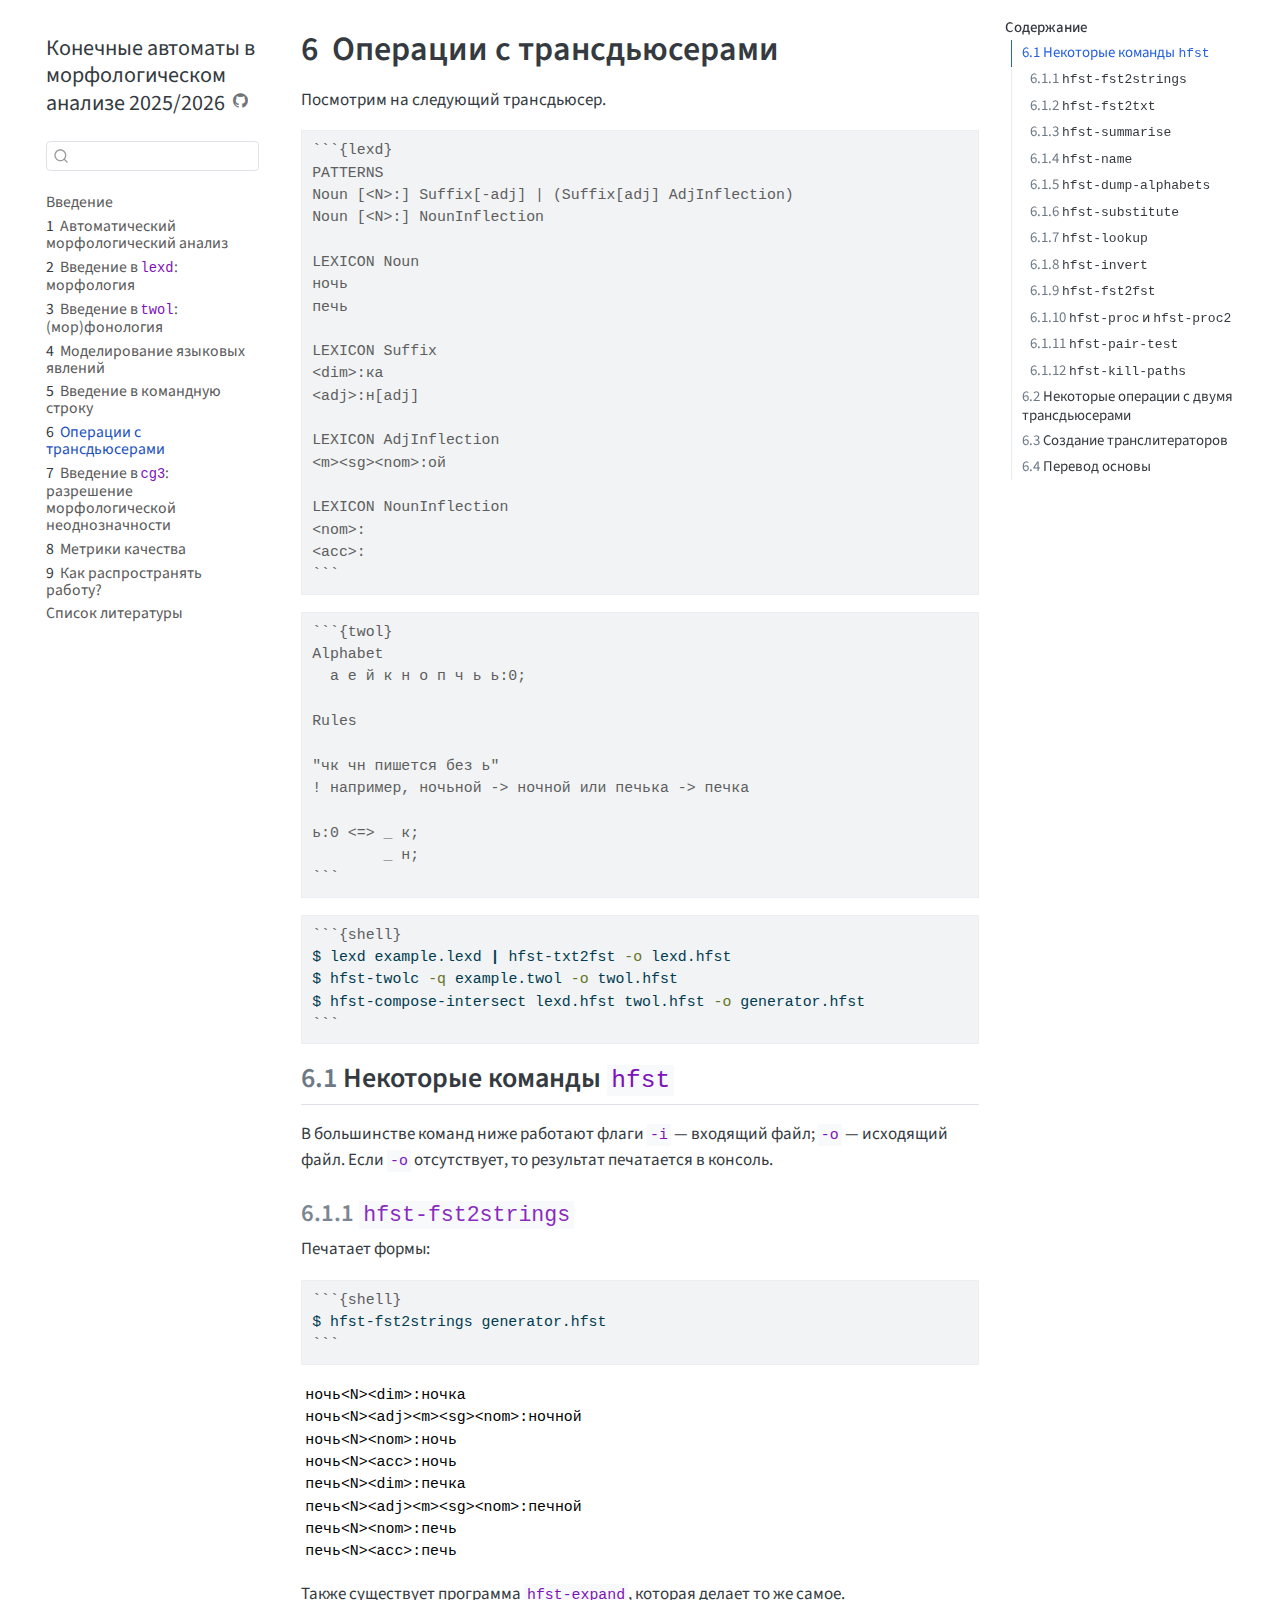
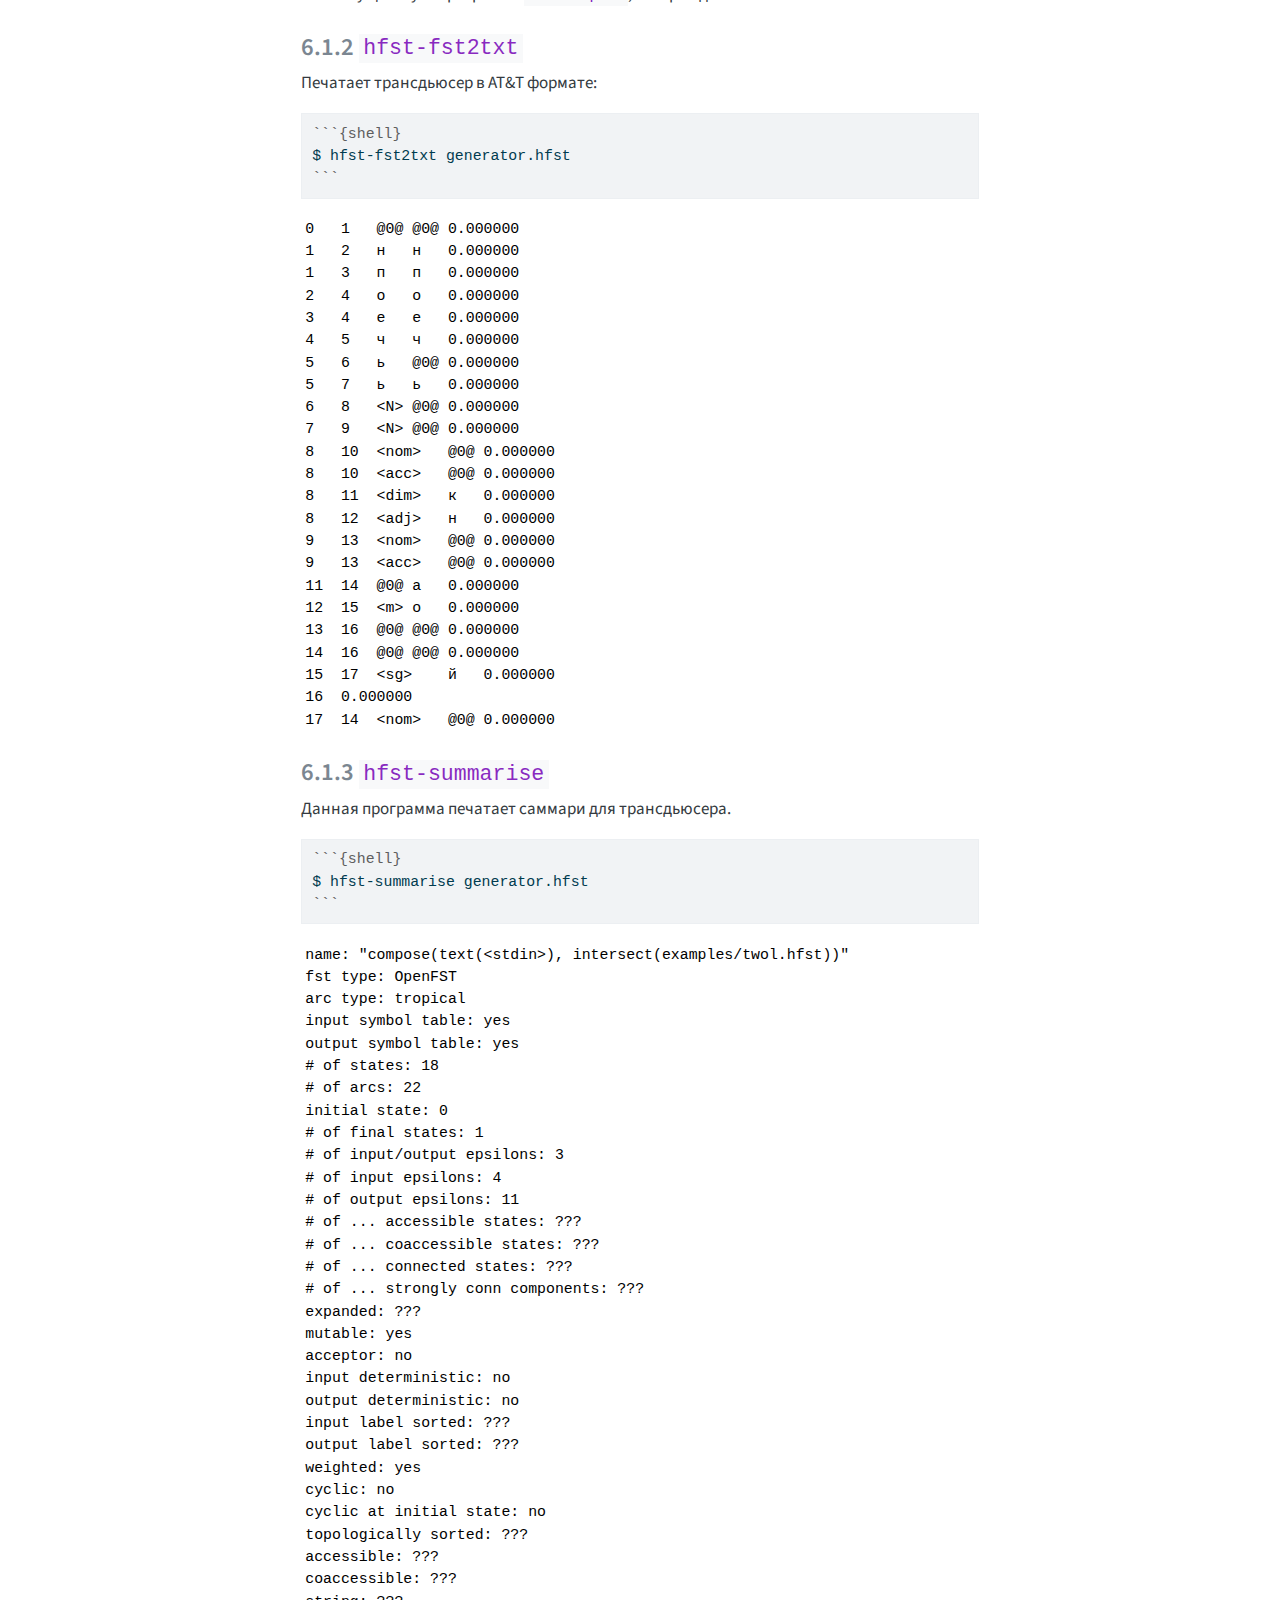
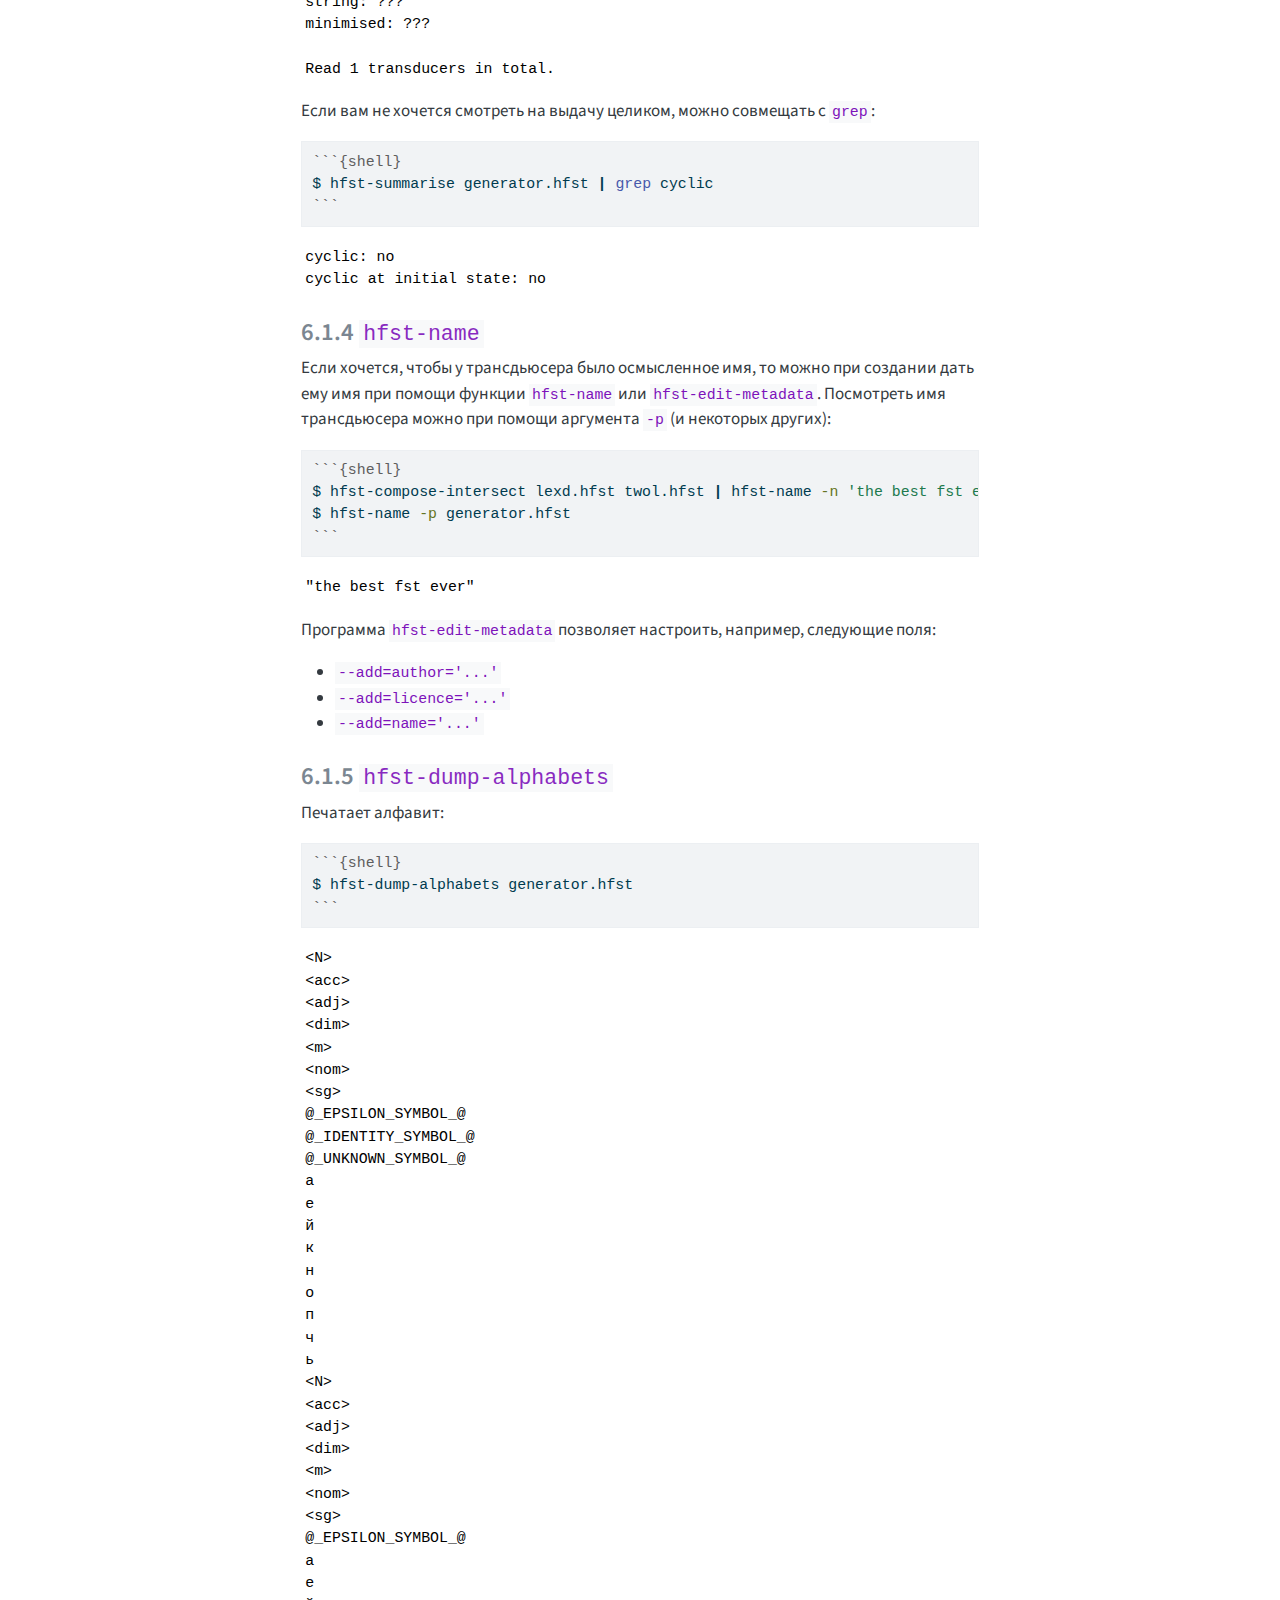
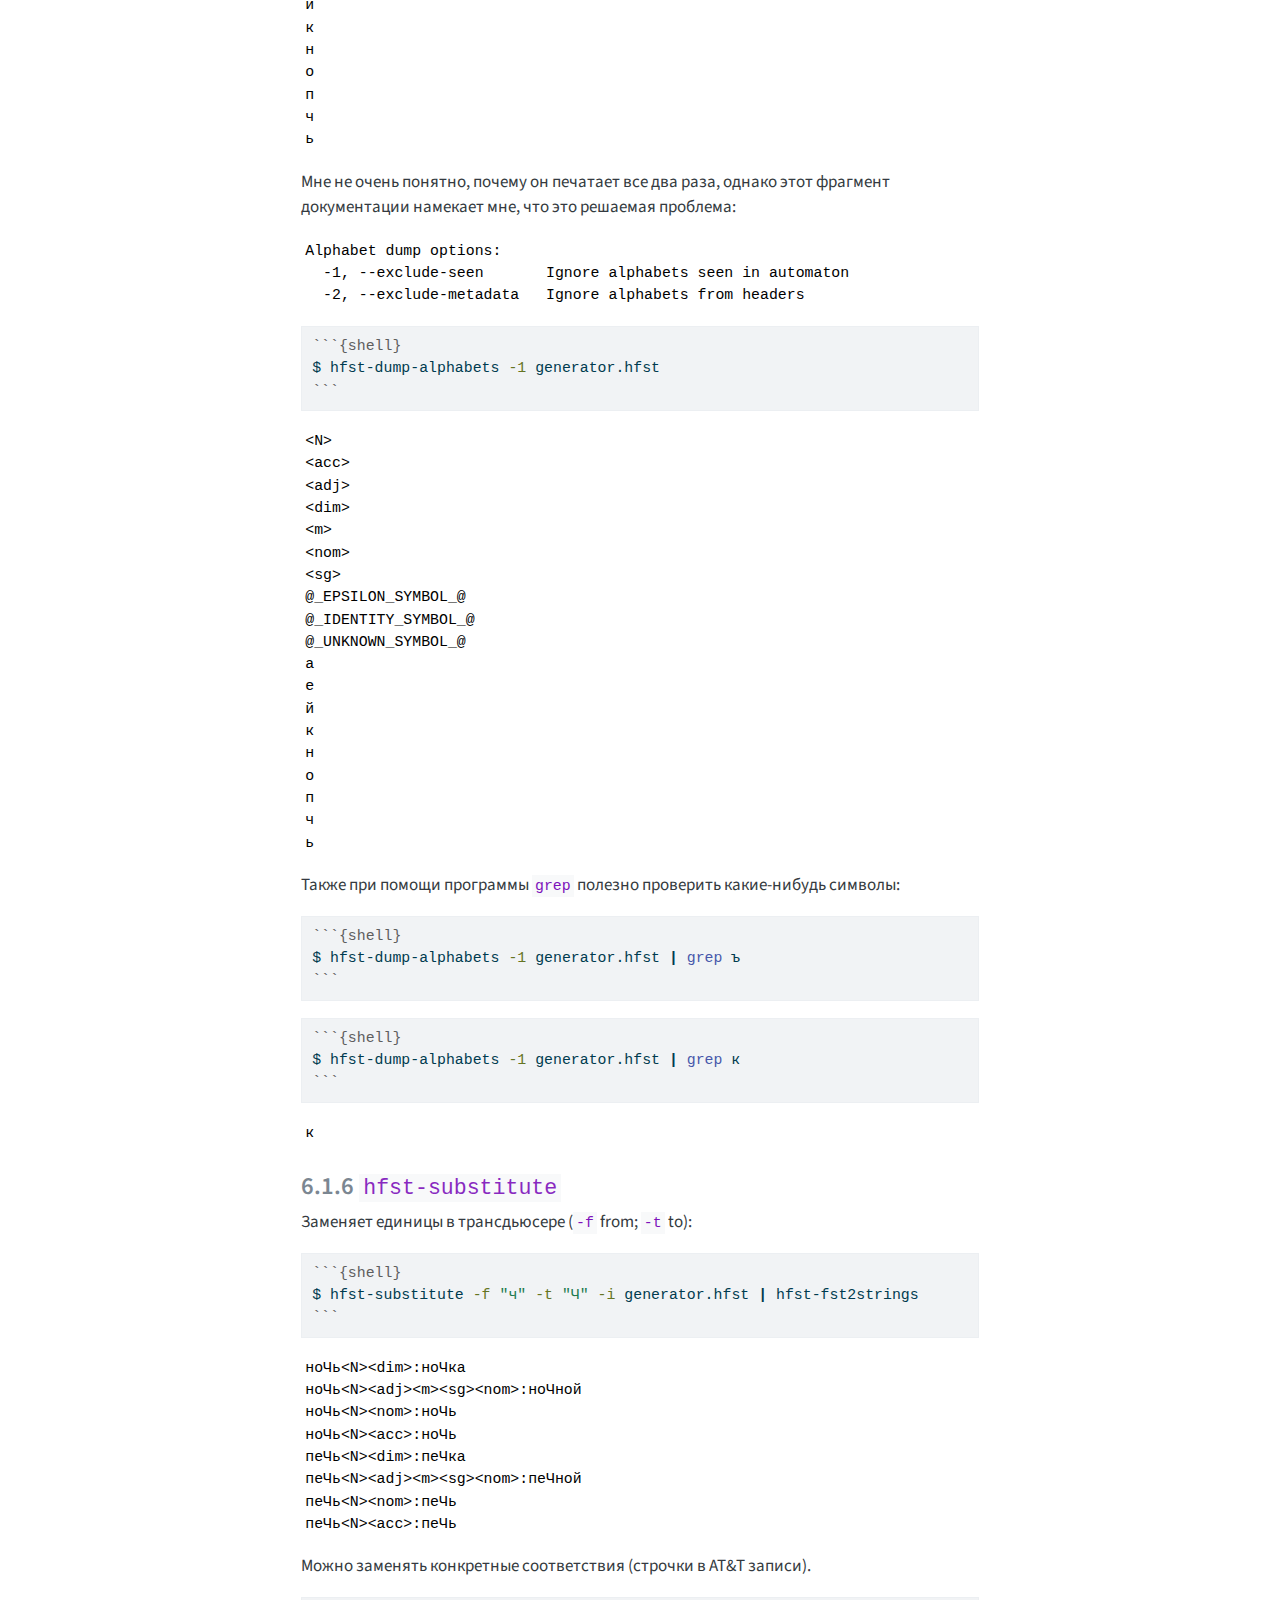
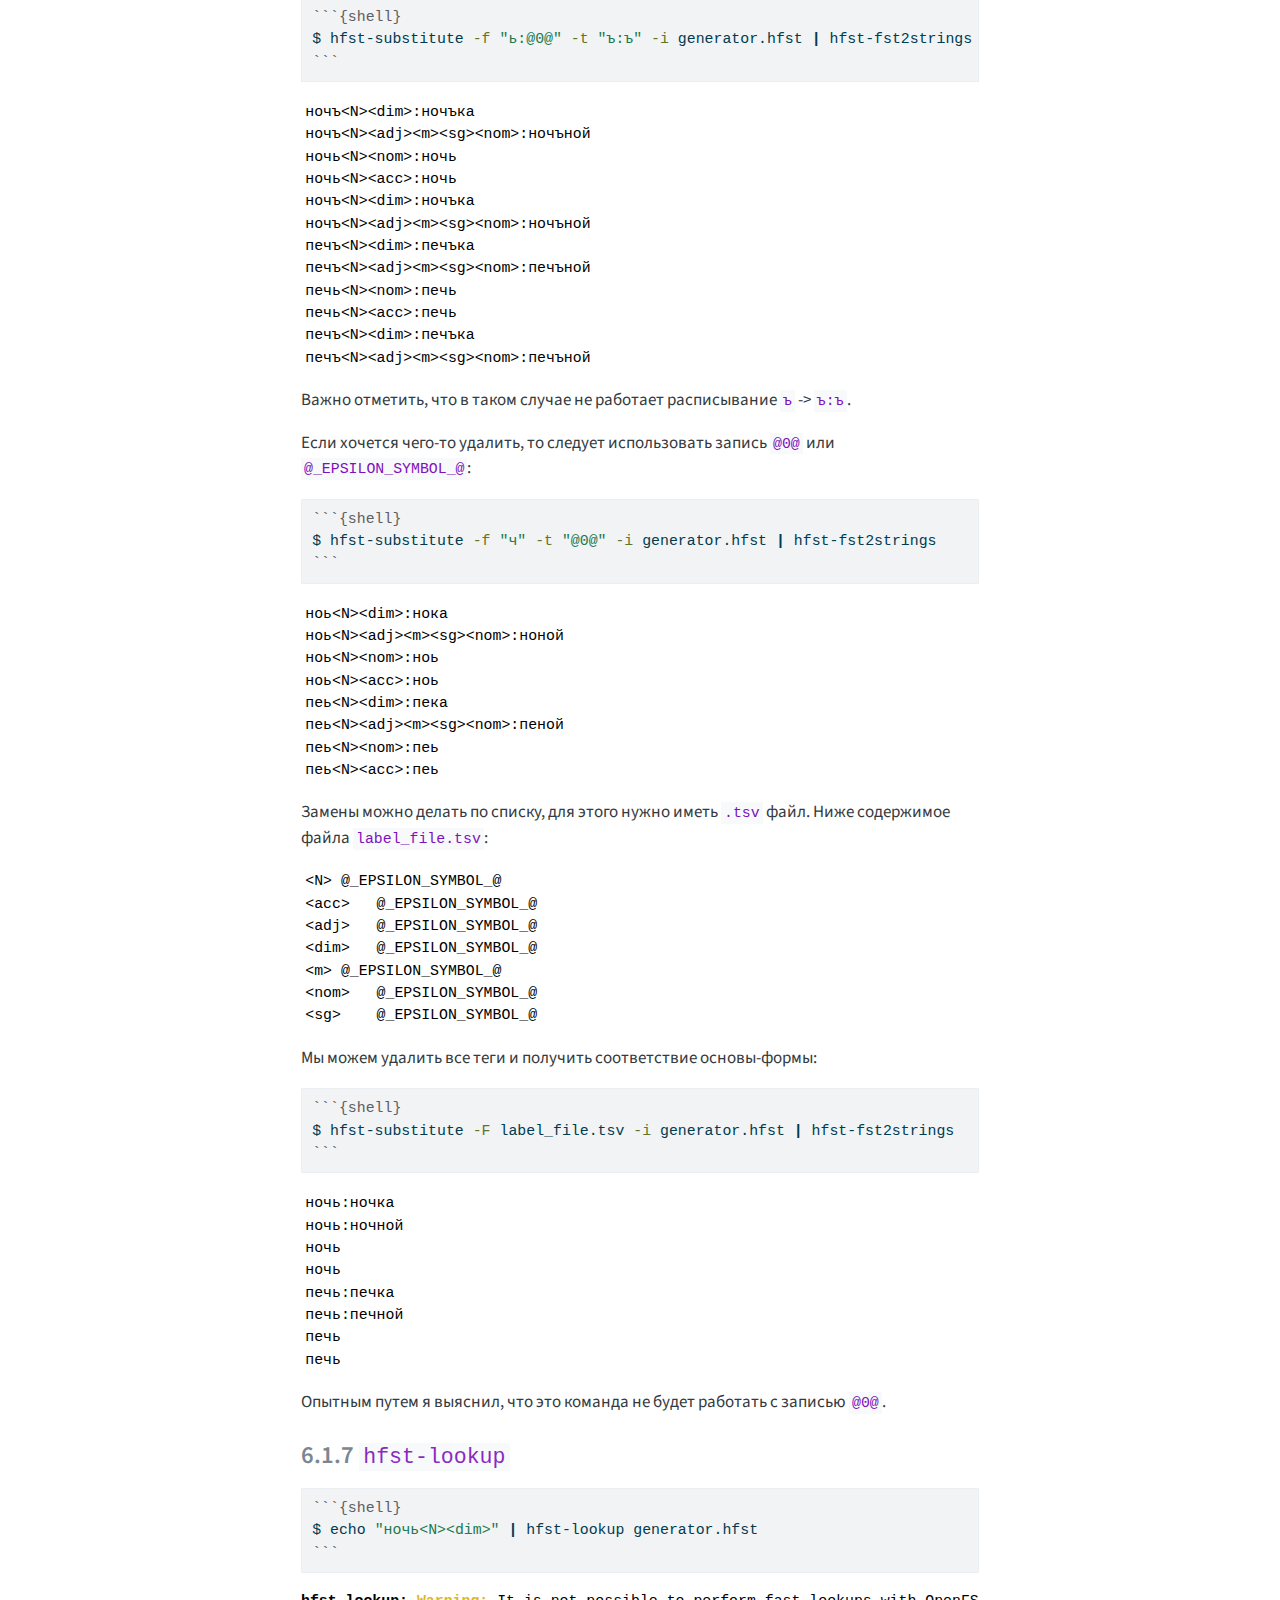
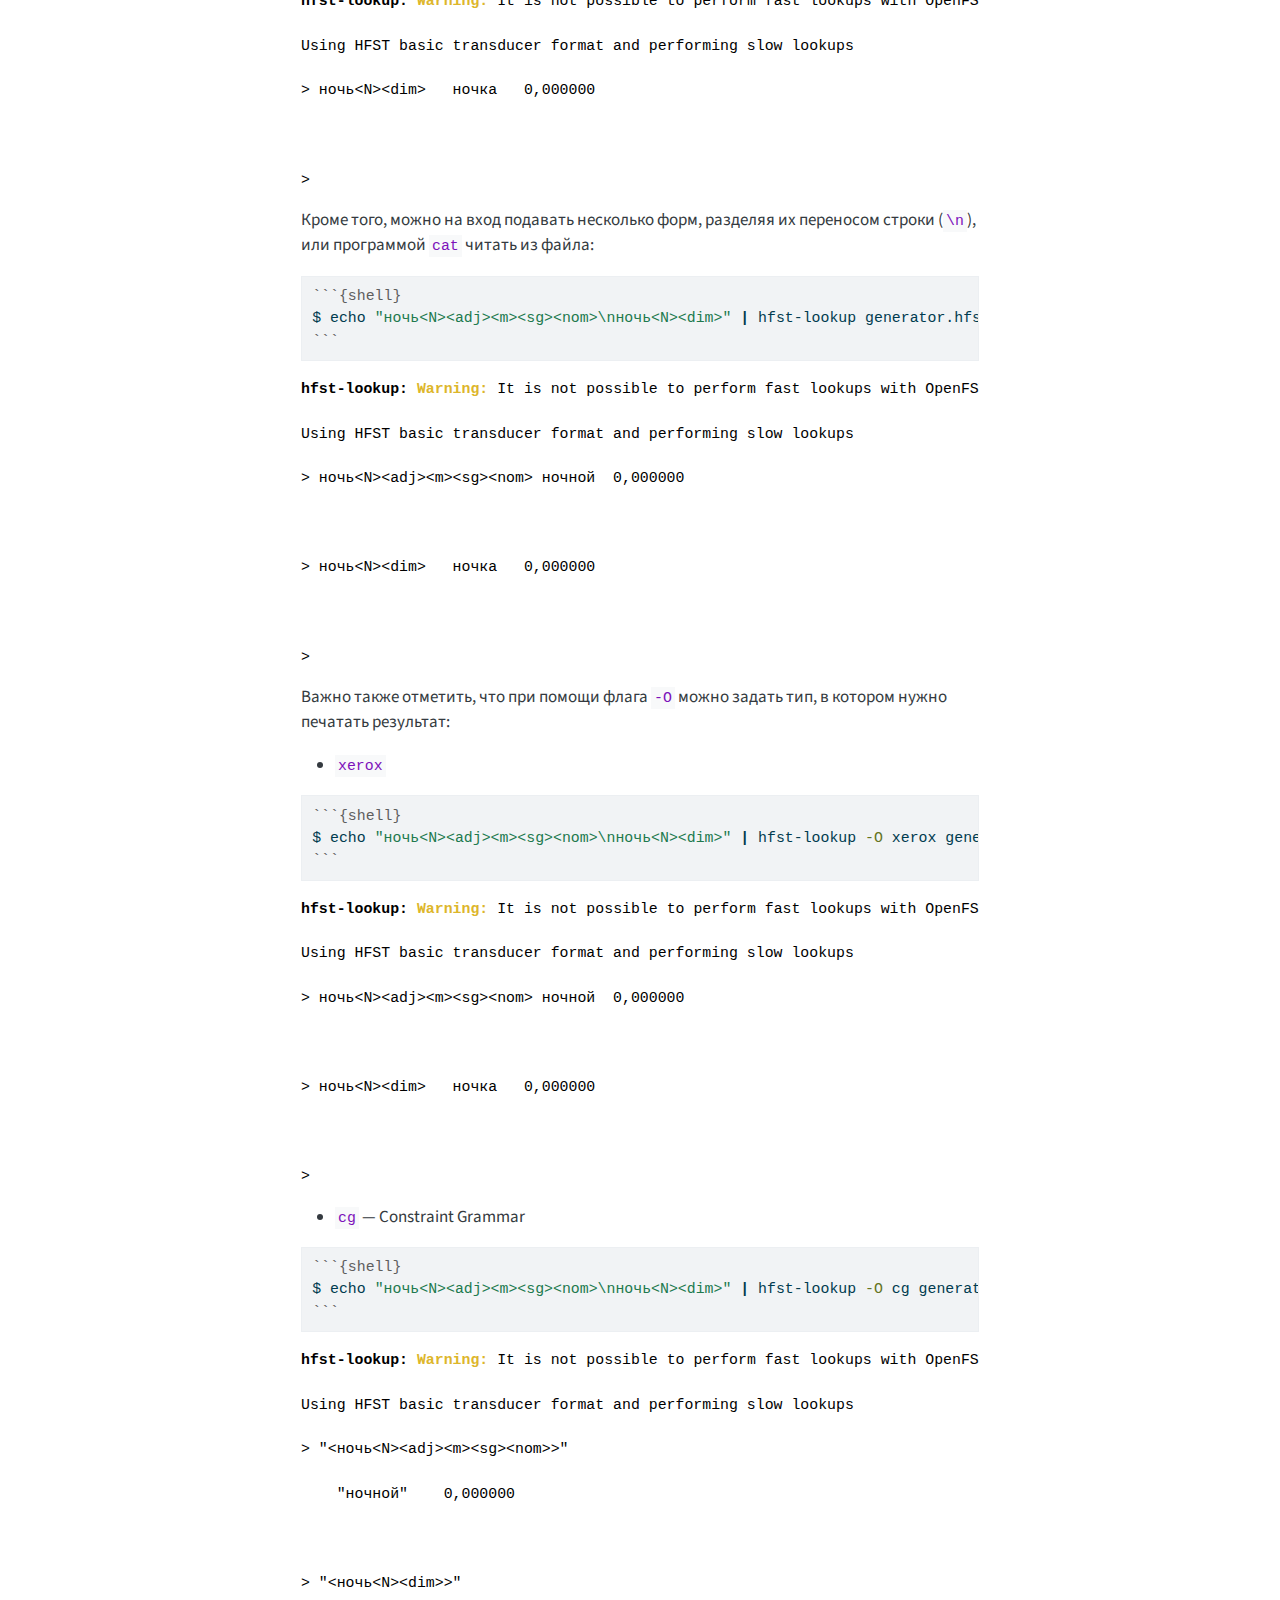
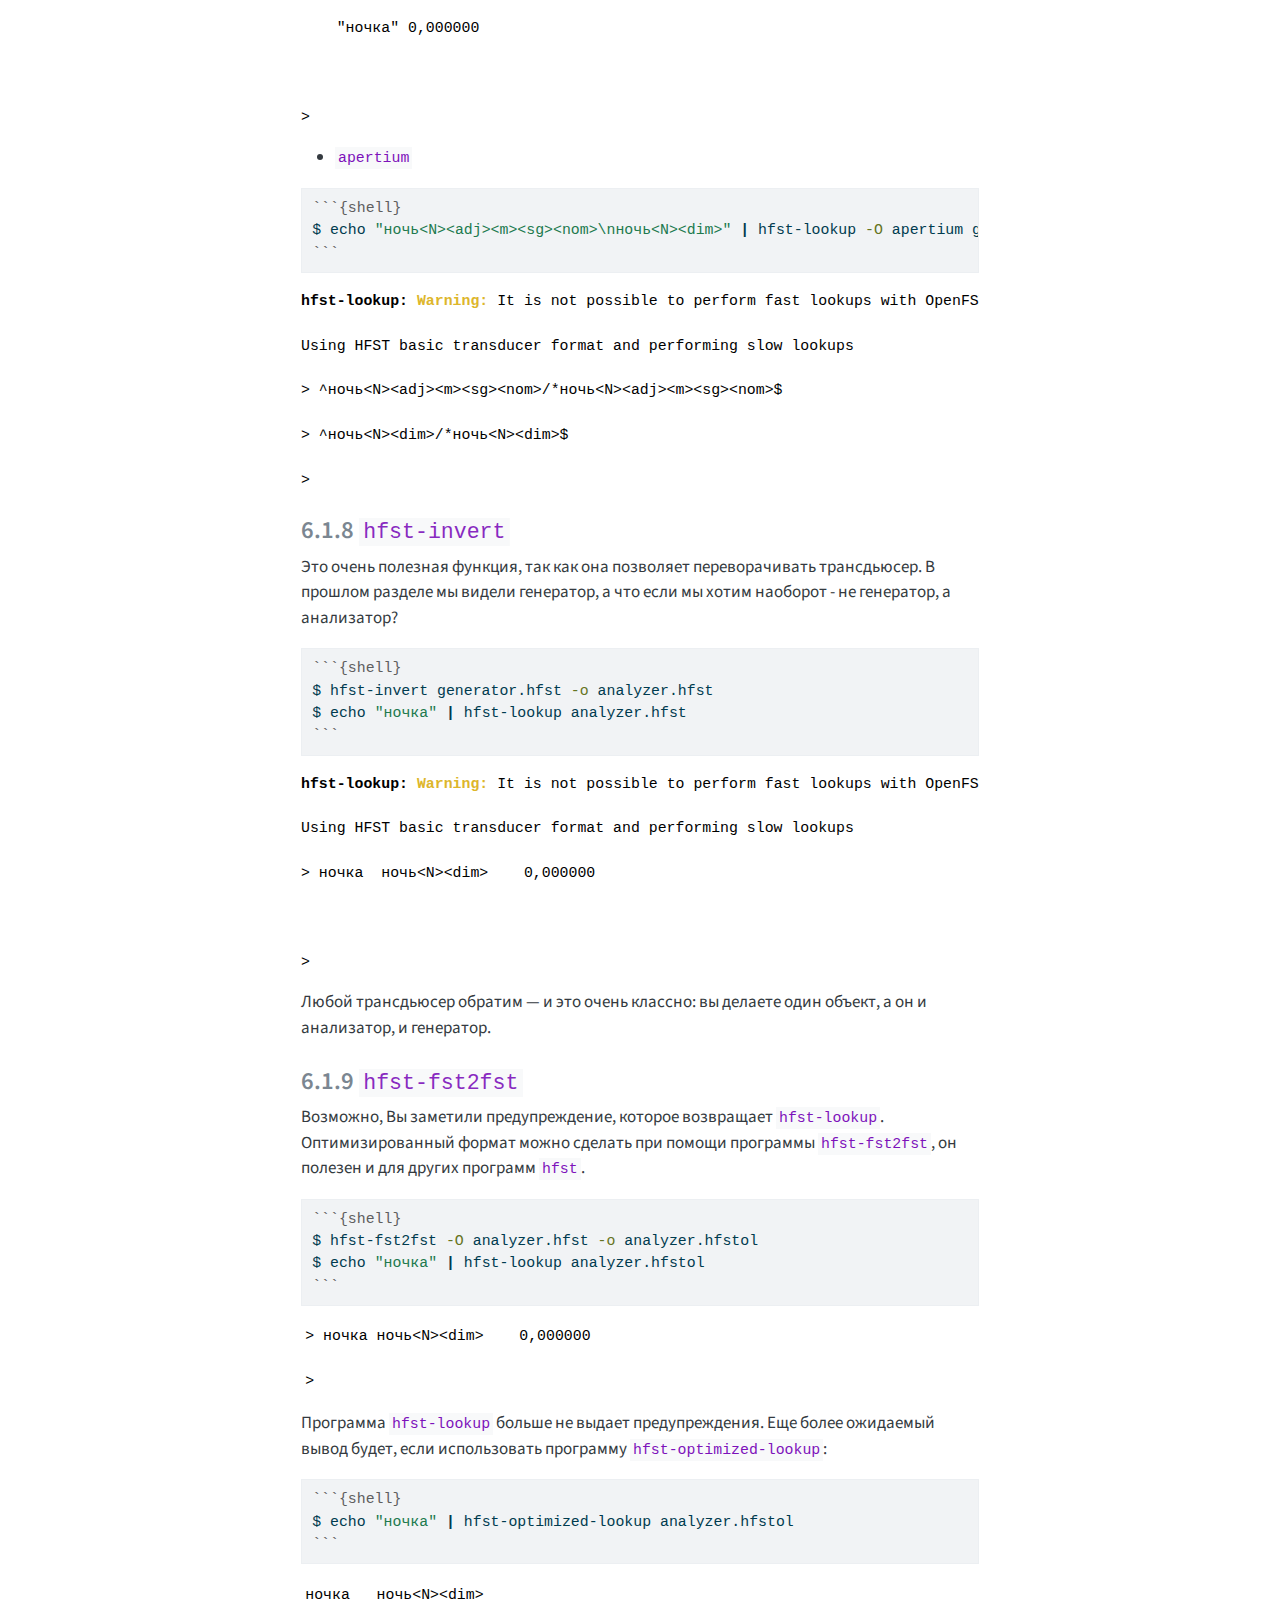
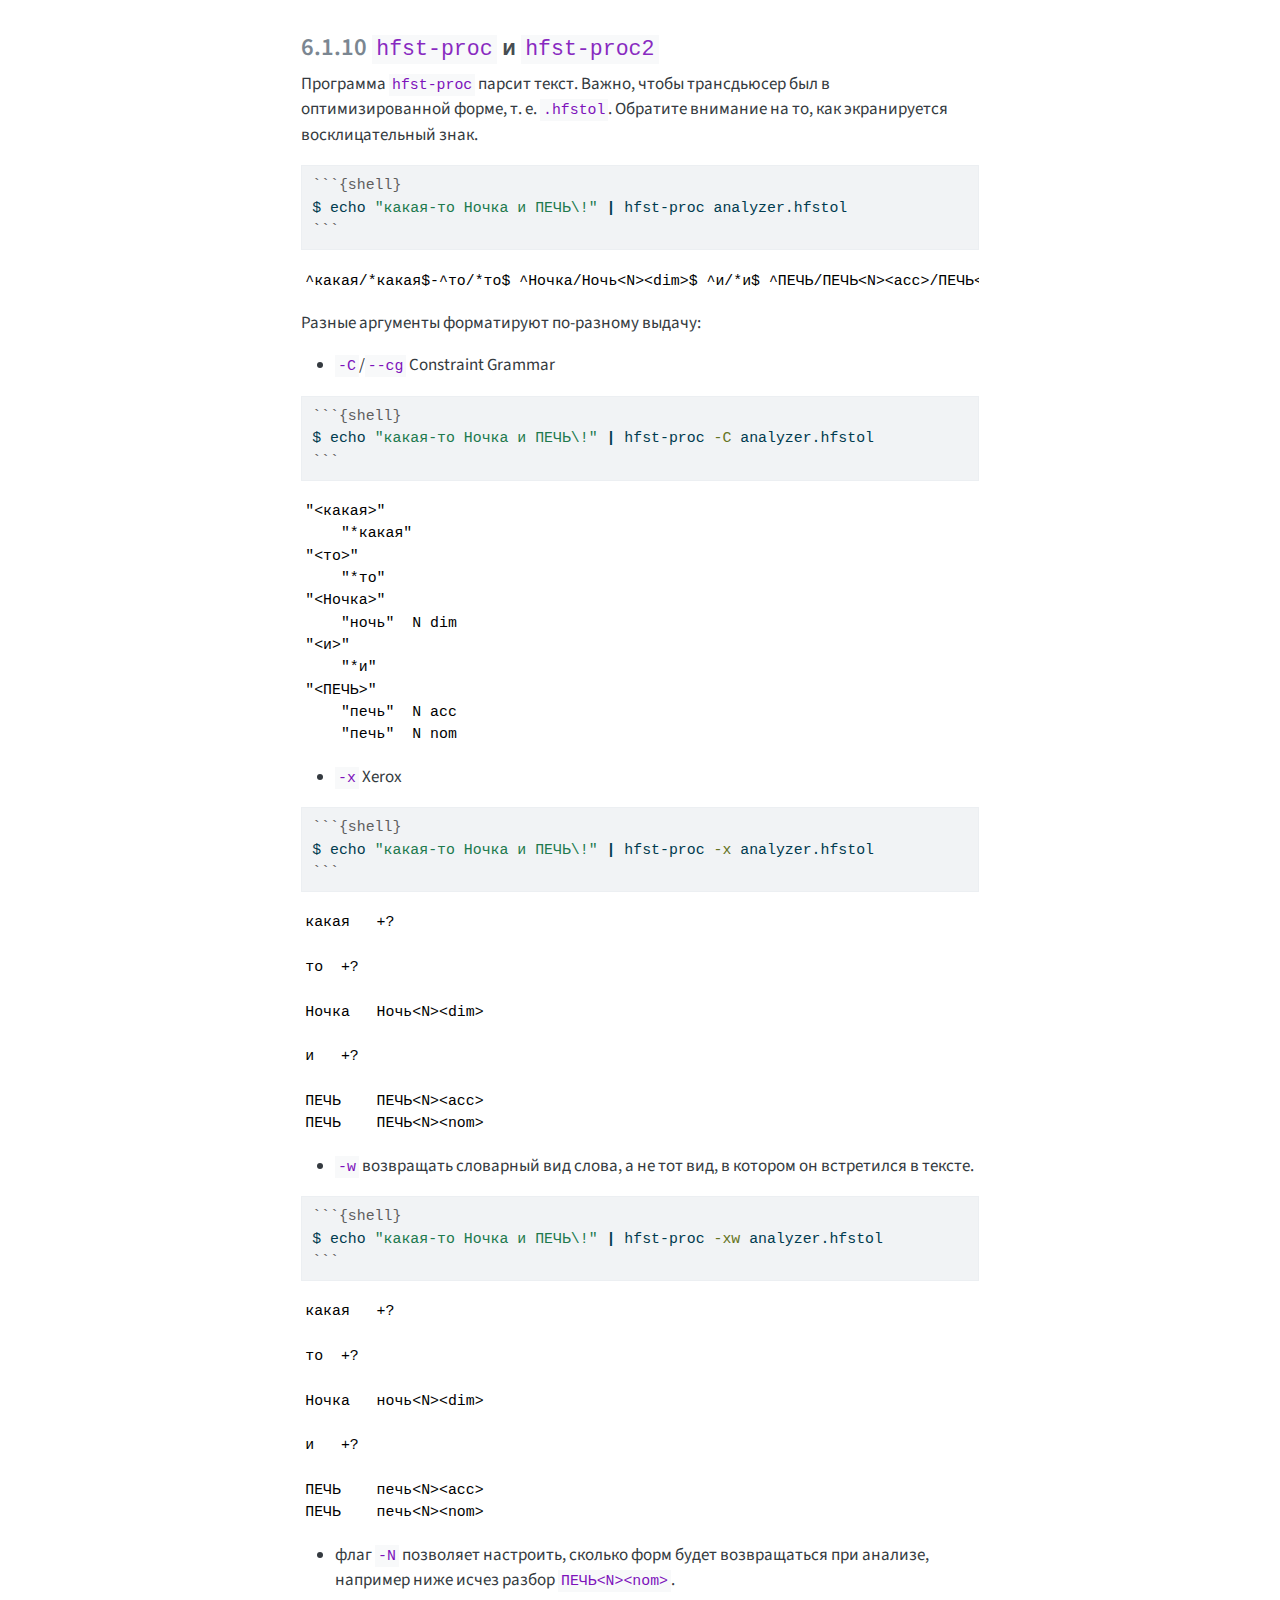
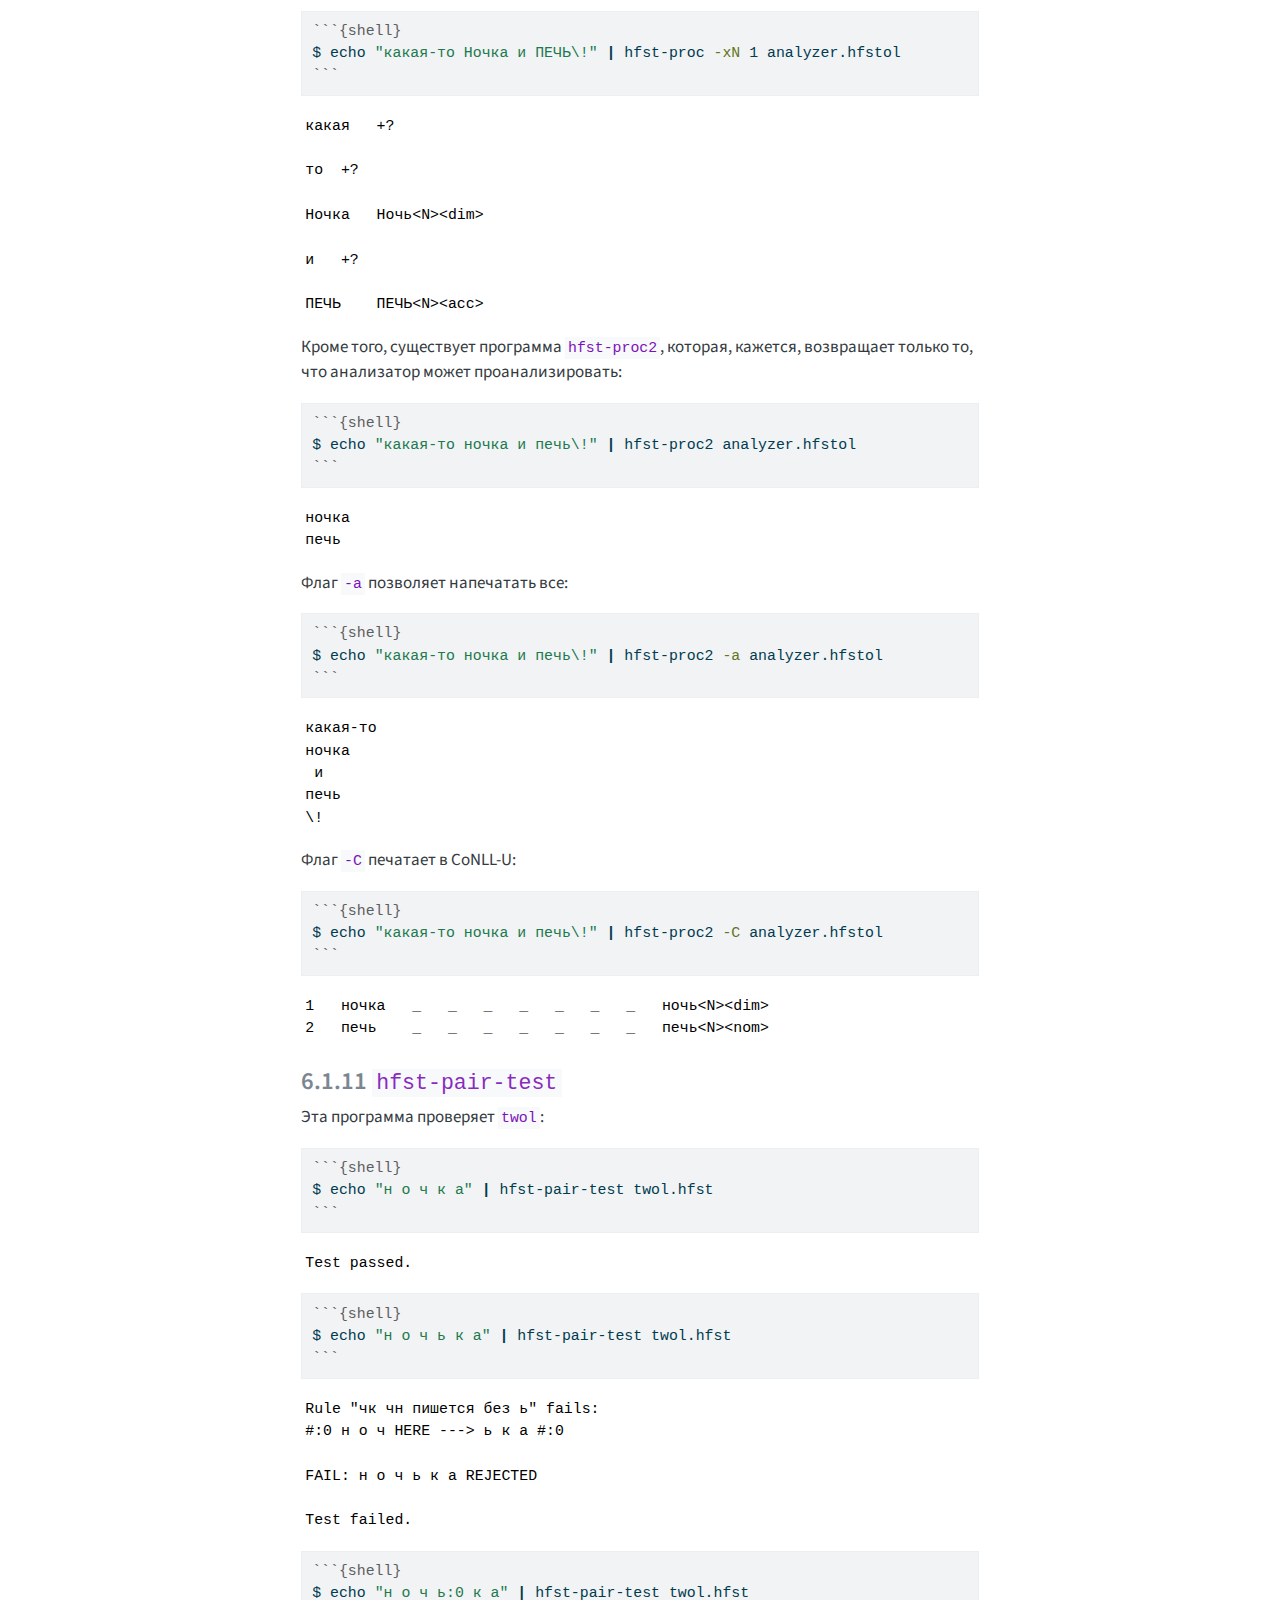
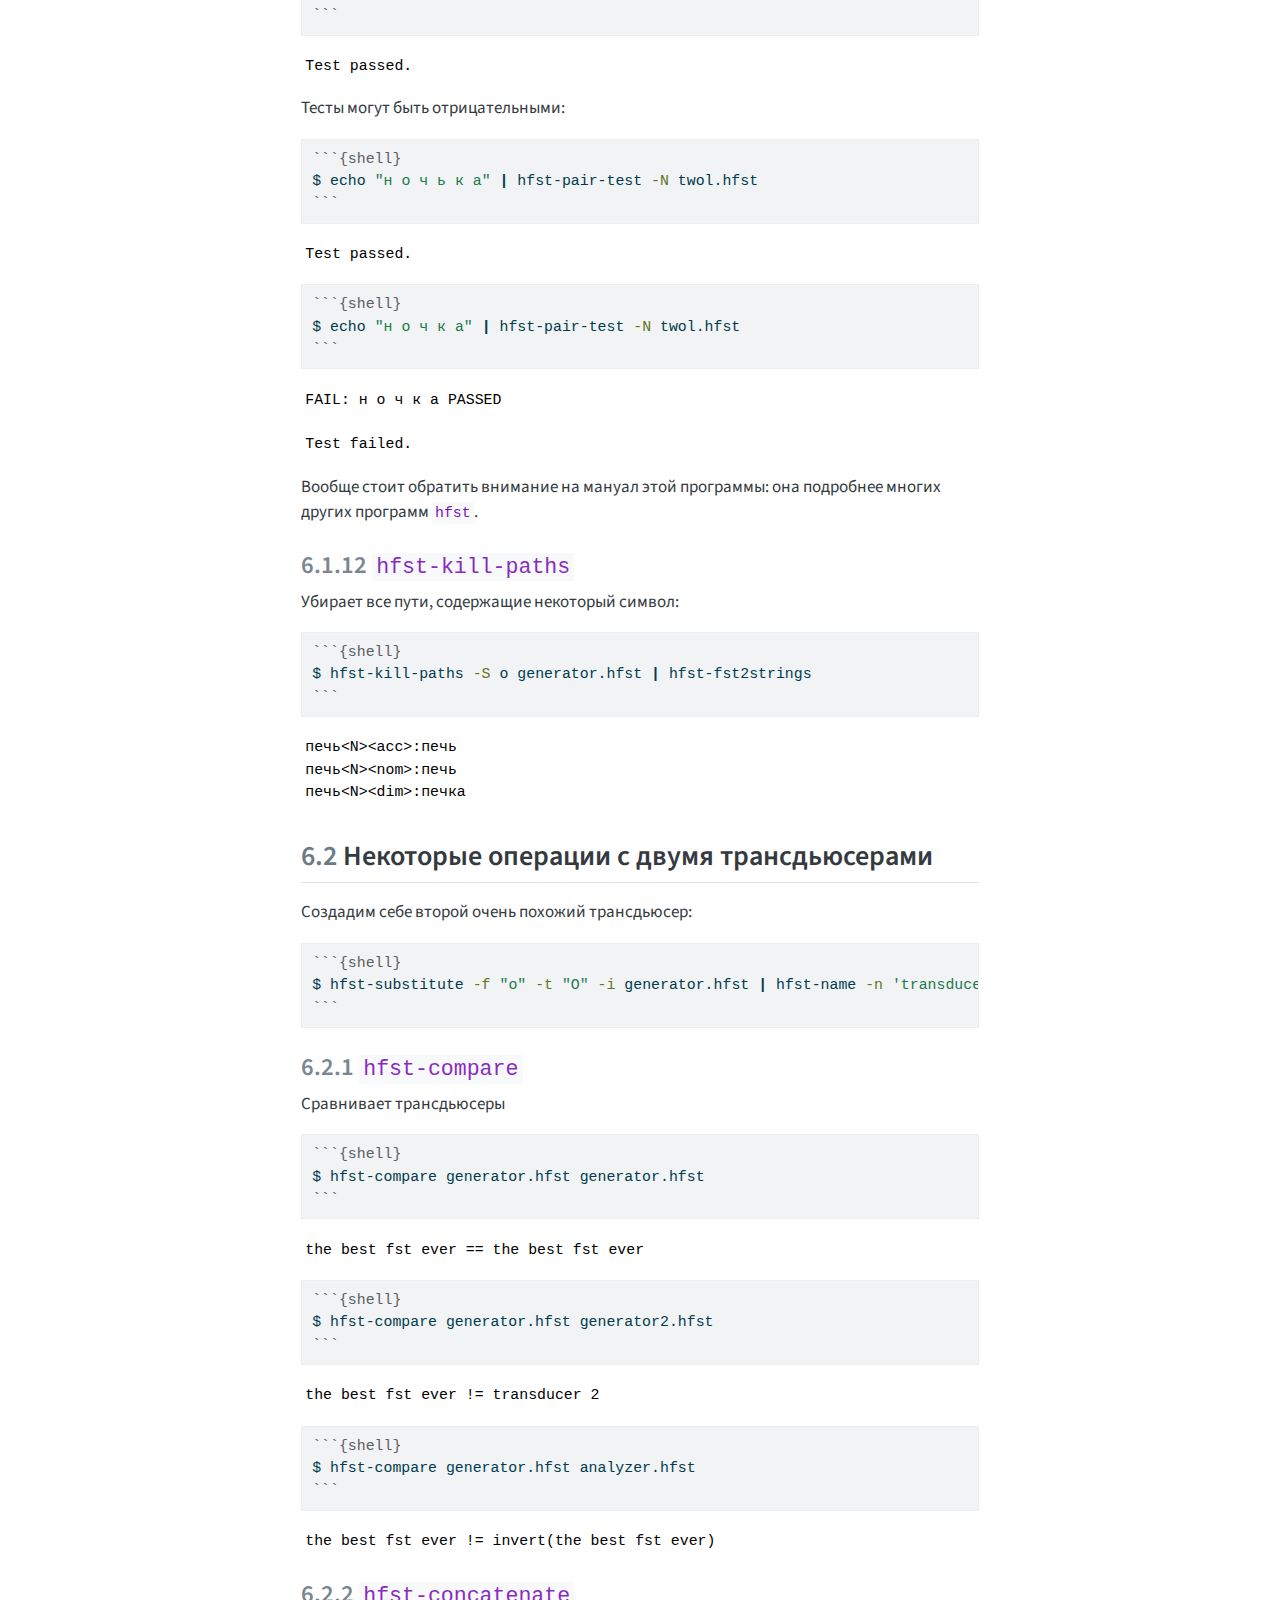
<file: docs/06_transducer_manipulation.html>
<!DOCTYPE html>
<html xmlns="http://www.w3.org/1999/xhtml" lang="ru" xml:lang="ru"><head>

<meta charset="utf-8">
<meta name="generator" content="quarto-1.7.29">

<meta name="viewport" content="width=device-width, initial-scale=1.0, user-scalable=yes">


<title>6&nbsp; Операции с трансдьюсерами – Конечные автоматы в морфологическом анализе 2025/2026</title>
<style>
code{white-space: pre-wrap;}
span.smallcaps{font-variant: small-caps;}
div.columns{display: flex; gap: min(4vw, 1.5em);}
div.column{flex: auto; overflow-x: auto;}
div.hanging-indent{margin-left: 1.5em; text-indent: -1.5em;}
ul.task-list{list-style: none;}
ul.task-list li input[type="checkbox"] {
  width: 0.8em;
  margin: 0 0.8em 0.2em -1em; /* quarto-specific, see https://github.com/quarto-dev/quarto-cli/issues/4556 */ 
  vertical-align: middle;
}
/* CSS for syntax highlighting */
html { -webkit-text-size-adjust: 100%; }
pre > code.sourceCode { white-space: pre; position: relative; }
pre > code.sourceCode > span { display: inline-block; line-height: 1.25; }
pre > code.sourceCode > span:empty { height: 1.2em; }
.sourceCode { overflow: visible; }
code.sourceCode > span { color: inherit; text-decoration: inherit; }
div.sourceCode { margin: 1em 0; }
pre.sourceCode { margin: 0; }
@media screen {
div.sourceCode { overflow: auto; }
}
@media print {
pre > code.sourceCode { white-space: pre-wrap; }
pre > code.sourceCode > span { text-indent: -5em; padding-left: 5em; }
}
pre.numberSource code
  { counter-reset: source-line 0; }
pre.numberSource code > span
  { position: relative; left: -4em; counter-increment: source-line; }
pre.numberSource code > span > a:first-child::before
  { content: counter(source-line);
    position: relative; left: -1em; text-align: right; vertical-align: baseline;
    border: none; display: inline-block;
    -webkit-touch-callout: none; -webkit-user-select: none;
    -khtml-user-select: none; -moz-user-select: none;
    -ms-user-select: none; user-select: none;
    padding: 0 4px; width: 4em;
  }
pre.numberSource { margin-left: 3em;  padding-left: 4px; }
div.sourceCode
  {   }
@media screen {
pre > code.sourceCode > span > a:first-child::before { text-decoration: underline; }
}
</style>


<script src="site_libs/quarto-nav/quarto-nav.js"></script>
<script src="site_libs/quarto-nav/headroom.min.js"></script>
<script src="site_libs/clipboard/clipboard.min.js"></script>
<script src="site_libs/quarto-search/autocomplete.umd.js"></script>
<script src="site_libs/quarto-search/fuse.min.js"></script>
<script src="site_libs/quarto-search/quarto-search.js"></script>
<meta name="quarto:offset" content="./">
<link href="./07_disambiguation.html" rel="next">
<link href="./05_technical_class.html" rel="prev">
<script src="site_libs/quarto-html/quarto.js" type="module"></script>
<script src="site_libs/quarto-html/tabsets/tabsets.js" type="module"></script>
<script src="site_libs/quarto-html/popper.min.js"></script>
<script src="site_libs/quarto-html/tippy.umd.min.js"></script>
<script src="site_libs/quarto-html/anchor.min.js"></script>
<link href="site_libs/quarto-html/tippy.css" rel="stylesheet">
<link href="site_libs/quarto-html/quarto-syntax-highlighting-0815c480559380816a4d1ea211a47e91.css" rel="stylesheet" id="quarto-text-highlighting-styles">
<script src="site_libs/bootstrap/bootstrap.min.js"></script>
<link href="site_libs/bootstrap/bootstrap-icons.css" rel="stylesheet">
<link href="site_libs/bootstrap/bootstrap-320ad5607646c56df2c4e55503b78b49.min.css" rel="stylesheet" append-hash="true" id="quarto-bootstrap" data-mode="light">
<script id="quarto-search-options" type="application/json">{
  "location": "sidebar",
  "copy-button": false,
  "collapse-after": 3,
  "panel-placement": "start",
  "type": "textbox",
  "limit": 50,
  "keyboard-shortcut": [
    "f",
    "/",
    "s"
  ],
  "show-item-context": false,
  "language": {
    "search-no-results-text": "Поиск не дал результатов",
    "search-matching-documents-text": "Результаты поиска",
    "search-copy-link-title": "Скопировать ссылку",
    "search-hide-matches-text": "Скрыть дополнительные результаты",
    "search-more-match-text": "дополнительный результат в этом документе",
    "search-more-matches-text": "дополнительных результата(-ов) в этом документе",
    "search-clear-button-title": "Очистить",
    "search-text-placeholder": "",
    "search-detached-cancel-button-title": "Отменить",
    "search-submit-button-title": "Найти",
    "search-label": "Поиск"
  }
}</script>


<link rel="stylesheet" href="styles.css">
</head>

<body class="nav-sidebar floating quarto-light">

<div id="quarto-search-results"></div>
  <header id="quarto-header" class="headroom fixed-top">
  <nav class="quarto-secondary-nav">
    <div class="container-fluid d-flex">
      <button type="button" class="quarto-btn-toggle btn" data-bs-toggle="collapse" role="button" data-bs-target=".quarto-sidebar-collapse-item" aria-controls="quarto-sidebar" aria-expanded="false" aria-label="Переключить боковую панель навигации" onclick="if (window.quartoToggleHeadroom) { window.quartoToggleHeadroom(); }">
        <i class="bi bi-layout-text-sidebar-reverse"></i>
      </button>
        <nav class="quarto-page-breadcrumbs" aria-label="breadcrumb"><ol class="breadcrumb"><li class="breadcrumb-item"><a href="./06_transducer_manipulation.html"><span class="chapter-number">6</span>&nbsp; <span class="chapter-title">Операции с трансдьюсерами</span></a></li></ol></nav>
        <a class="flex-grow-1" role="navigation" data-bs-toggle="collapse" data-bs-target=".quarto-sidebar-collapse-item" aria-controls="quarto-sidebar" aria-expanded="false" aria-label="Переключить боковую панель навигации" onclick="if (window.quartoToggleHeadroom) { window.quartoToggleHeadroom(); }">      
        </a>
      <button type="button" class="btn quarto-search-button" aria-label="Поиск" onclick="window.quartoOpenSearch();">
        <i class="bi bi-search"></i>
      </button>
    </div>
  </nav>
</header>
<!-- content -->
<div id="quarto-content" class="quarto-container page-columns page-rows-contents page-layout-full">
<!-- sidebar -->
  <nav id="quarto-sidebar" class="sidebar collapse collapse-horizontal quarto-sidebar-collapse-item sidebar-navigation floating overflow-auto">
    <div class="pt-lg-2 mt-2 text-left sidebar-header">
    <div class="sidebar-title mb-0 py-0">
      <a href="./">Конечные автоматы в морфологическом анализе 2025/2026</a> 
        <div class="sidebar-tools-main">
    <a href="https://github.com/agricolamz/2026_morphological_transducers/" title="Source Code" class="quarto-navigation-tool px-1" aria-label="Source Code"><i class="bi bi-github"></i></a>
</div>
    </div>
      </div>
        <div class="mt-2 flex-shrink-0 align-items-center">
        <div class="sidebar-search">
        <div id="quarto-search" class="" title="Поиск"></div>
        </div>
        </div>
    <div class="sidebar-menu-container"> 
    <ul class="list-unstyled mt-1">
        <li class="sidebar-item">
  <div class="sidebar-item-container"> 
  <a href="./index.html" class="sidebar-item-text sidebar-link">
 <span class="menu-text">Введение</span></a>
  </div>
</li>
        <li class="sidebar-item">
  <div class="sidebar-item-container"> 
  <a href="./01_introduction_to_transducers.html" class="sidebar-item-text sidebar-link">
 <span class="menu-text"><span class="chapter-number">1</span>&nbsp; <span class="chapter-title">Автоматический морфологический анализ</span></span></a>
  </div>
</li>
        <li class="sidebar-item">
  <div class="sidebar-item-container"> 
  <a href="./02_introduction_to_lexd.html" class="sidebar-item-text sidebar-link">
 <span class="menu-text"><span class="chapter-number">2</span>&nbsp; <span class="chapter-title">Введение в <code>lexd</code>: морфология</span></span></a>
  </div>
</li>
        <li class="sidebar-item">
  <div class="sidebar-item-container"> 
  <a href="./03_phonological_rules.html" class="sidebar-item-text sidebar-link">
 <span class="menu-text"><span class="chapter-number">3</span>&nbsp; <span class="chapter-title">Введение в <code>twol</code>: (мор)фонология</span></span></a>
  </div>
</li>
        <li class="sidebar-item">
  <div class="sidebar-item-container"> 
  <a href="./04_language_tasks.html" class="sidebar-item-text sidebar-link">
 <span class="menu-text"><span class="chapter-number">4</span>&nbsp; <span class="chapter-title">Моделирование языковых явлений</span></span></a>
  </div>
</li>
        <li class="sidebar-item">
  <div class="sidebar-item-container"> 
  <a href="./05_technical_class.html" class="sidebar-item-text sidebar-link">
 <span class="menu-text"><span class="chapter-number">5</span>&nbsp; <span class="chapter-title">Введение в командную строку</span></span></a>
  </div>
</li>
        <li class="sidebar-item">
  <div class="sidebar-item-container"> 
  <a href="./06_transducer_manipulation.html" class="sidebar-item-text sidebar-link active">
 <span class="menu-text"><span class="chapter-number">6</span>&nbsp; <span class="chapter-title">Операции с трансдьюсерами</span></span></a>
  </div>
</li>
        <li class="sidebar-item">
  <div class="sidebar-item-container"> 
  <a href="./07_disambiguation.html" class="sidebar-item-text sidebar-link">
 <span class="menu-text"><span class="chapter-number">7</span>&nbsp; <span class="chapter-title">Введение в <code>cg3</code>: разрешение морфологической неоднозначности</span></span></a>
  </div>
</li>
        <li class="sidebar-item">
  <div class="sidebar-item-container"> 
  <a href="./08_coverage.html" class="sidebar-item-text sidebar-link">
 <span class="menu-text"><span class="chapter-number">8</span>&nbsp; <span class="chapter-title">Метрики качества</span></span></a>
  </div>
</li>
        <li class="sidebar-item">
  <div class="sidebar-item-container"> 
  <a href="./09_hygiene.html" class="sidebar-item-text sidebar-link">
 <span class="menu-text"><span class="chapter-number">9</span>&nbsp; <span class="chapter-title">Как распространять работу?</span></span></a>
  </div>
</li>
        <li class="sidebar-item">
  <div class="sidebar-item-container"> 
  <a href="./references.html" class="sidebar-item-text sidebar-link">
 <span class="menu-text">Список литературы</span></a>
  </div>
</li>
    </ul>
    </div>
</nav>
<div id="quarto-sidebar-glass" class="quarto-sidebar-collapse-item" data-bs-toggle="collapse" data-bs-target=".quarto-sidebar-collapse-item"></div>
<!-- margin-sidebar -->
    <div id="quarto-margin-sidebar" class="sidebar margin-sidebar">
        <nav id="TOC" role="doc-toc" class="toc-active">
    <h2 id="toc-title">Содержание</h2>
   
  <ul>
  <li><a href="#некоторые-команды-hfst" id="toc-некоторые-команды-hfst" class="nav-link active" data-scroll-target="#некоторые-команды-hfst"><span class="header-section-number">6.1</span> Некоторые команды <code>hfst</code></a>
  <ul class="collapse">
  <li><a href="#hfst-fst2strings" id="toc-hfst-fst2strings" class="nav-link" data-scroll-target="#hfst-fst2strings"><span class="header-section-number">6.1.1</span> <code>hfst-fst2strings</code></a></li>
  <li><a href="#hfst-fst2txt" id="toc-hfst-fst2txt" class="nav-link" data-scroll-target="#hfst-fst2txt"><span class="header-section-number">6.1.2</span> <code>hfst-fst2txt</code></a></li>
  <li><a href="#hfst-summarise" id="toc-hfst-summarise" class="nav-link" data-scroll-target="#hfst-summarise"><span class="header-section-number">6.1.3</span> <code>hfst-summarise</code></a></li>
  <li><a href="#hfst-name" id="toc-hfst-name" class="nav-link" data-scroll-target="#hfst-name"><span class="header-section-number">6.1.4</span> <code>hfst-name</code></a></li>
  <li><a href="#hfst-dump-alphabets" id="toc-hfst-dump-alphabets" class="nav-link" data-scroll-target="#hfst-dump-alphabets"><span class="header-section-number">6.1.5</span> <code>hfst-dump-alphabets</code></a></li>
  <li><a href="#hfst-substitute" id="toc-hfst-substitute" class="nav-link" data-scroll-target="#hfst-substitute"><span class="header-section-number">6.1.6</span> <code>hfst-substitute</code></a></li>
  <li><a href="#hfst-lookup" id="toc-hfst-lookup" class="nav-link" data-scroll-target="#hfst-lookup"><span class="header-section-number">6.1.7</span> <code>hfst-lookup</code></a></li>
  <li><a href="#hfst-invert" id="toc-hfst-invert" class="nav-link" data-scroll-target="#hfst-invert"><span class="header-section-number">6.1.8</span> <code>hfst-invert</code></a></li>
  <li><a href="#hfst-fst2fst" id="toc-hfst-fst2fst" class="nav-link" data-scroll-target="#hfst-fst2fst"><span class="header-section-number">6.1.9</span> <code>hfst-fst2fst</code></a></li>
  <li><a href="#hfst-proc-и-hfst-proc2" id="toc-hfst-proc-и-hfst-proc2" class="nav-link" data-scroll-target="#hfst-proc-и-hfst-proc2"><span class="header-section-number">6.1.10</span> <code>hfst-proc</code> и <code>hfst-proc2</code></a></li>
  <li><a href="#hfst-pair-test" id="toc-hfst-pair-test" class="nav-link" data-scroll-target="#hfst-pair-test"><span class="header-section-number">6.1.11</span> <code>hfst-pair-test</code></a></li>
  <li><a href="#hfst-kill-paths" id="toc-hfst-kill-paths" class="nav-link" data-scroll-target="#hfst-kill-paths"><span class="header-section-number">6.1.12</span> <code>hfst-kill-paths</code></a></li>
  </ul></li>
  <li><a href="#некоторые-операции-с-двумя-трансдьюсерами" id="toc-некоторые-операции-с-двумя-трансдьюсерами" class="nav-link" data-scroll-target="#некоторые-операции-с-двумя-трансдьюсерами"><span class="header-section-number">6.2</span> Некоторые операции с двумя трансдьюсерами</a>
  <ul class="collapse">
  <li><a href="#hfst-compare" id="toc-hfst-compare" class="nav-link" data-scroll-target="#hfst-compare"><span class="header-section-number">6.2.1</span> <code>hfst-compare</code></a></li>
  <li><a href="#hfst-concatenate" id="toc-hfst-concatenate" class="nav-link" data-scroll-target="#hfst-concatenate"><span class="header-section-number">6.2.2</span> <code>hfst-concatenate</code></a></li>
  <li><a href="#hfst-conjunct-или-hfst-intersect" id="toc-hfst-conjunct-или-hfst-intersect" class="nav-link" data-scroll-target="#hfst-conjunct-или-hfst-intersect"><span class="header-section-number">6.2.3</span> <code>hfst-conjunct</code> или <code>hfst-intersect</code></a></li>
  <li><a href="#hfst-disjunct-или-hfst-union" id="toc-hfst-disjunct-или-hfst-union" class="nav-link" data-scroll-target="#hfst-disjunct-или-hfst-union"><span class="header-section-number">6.2.4</span> <code>hfst-disjunct</code> или <code>hfst-union</code></a></li>
  <li><a href="#hfst-subtract-или-hfst-minus" id="toc-hfst-subtract-или-hfst-minus" class="nav-link" data-scroll-target="#hfst-subtract-или-hfst-minus"><span class="header-section-number">6.2.5</span> <code>hfst-subtract</code> или <code>hfst-minus</code></a></li>
  </ul></li>
  <li><a href="#создание-транслитераторов" id="toc-создание-транслитераторов" class="nav-link" data-scroll-target="#создание-транслитераторов"><span class="header-section-number">6.3</span> Создание транслитераторов</a></li>
  <li><a href="#перевод-основы" id="toc-перевод-основы" class="nav-link" data-scroll-target="#перевод-основы"><span class="header-section-number">6.4</span> Перевод основы</a></li>
  </ul>
</nav>
    </div>
<!-- main -->
<main class="content column-body" id="quarto-document-content">

<header id="title-block-header" class="quarto-title-block default">
<div class="quarto-title">
<h1 class="title"><span class="chapter-number">6</span>&nbsp; <span class="chapter-title">Операции с трансдьюсерами</span></h1>
</div>



<div class="quarto-title-meta column-body">

    
  
    
  </div>
  


</header>


<p>Посмотрим на следующий трансдьюсер.</p>
<div class="sourceCode" id="cb1"><pre class="sourceCode markdown code-with-copy"><code class="sourceCode markdown"><span id="cb1-1"><a href="#cb1-1" aria-hidden="true" tabindex="-1"></a><span class="in">```{lexd}</span></span>
<span id="cb1-2"><a href="#cb1-2" aria-hidden="true" tabindex="-1"></a><span class="in">PATTERNS</span></span>
<span id="cb1-3"><a href="#cb1-3" aria-hidden="true" tabindex="-1"></a><span class="in">Noun [&lt;N&gt;:] Suffix[-adj] | (Suffix[adj] AdjInflection)</span></span>
<span id="cb1-4"><a href="#cb1-4" aria-hidden="true" tabindex="-1"></a><span class="in">Noun [&lt;N&gt;:] NounInflection</span></span>
<span id="cb1-5"><a href="#cb1-5" aria-hidden="true" tabindex="-1"></a></span>
<span id="cb1-6"><a href="#cb1-6" aria-hidden="true" tabindex="-1"></a><span class="in">LEXICON Noun</span></span>
<span id="cb1-7"><a href="#cb1-7" aria-hidden="true" tabindex="-1"></a><span class="in">ночь</span></span>
<span id="cb1-8"><a href="#cb1-8" aria-hidden="true" tabindex="-1"></a><span class="in">печь</span></span>
<span id="cb1-9"><a href="#cb1-9" aria-hidden="true" tabindex="-1"></a></span>
<span id="cb1-10"><a href="#cb1-10" aria-hidden="true" tabindex="-1"></a><span class="in">LEXICON Suffix</span></span>
<span id="cb1-11"><a href="#cb1-11" aria-hidden="true" tabindex="-1"></a><span class="in">&lt;dim&gt;:ка</span></span>
<span id="cb1-12"><a href="#cb1-12" aria-hidden="true" tabindex="-1"></a><span class="in">&lt;adj&gt;:н[adj]</span></span>
<span id="cb1-13"><a href="#cb1-13" aria-hidden="true" tabindex="-1"></a></span>
<span id="cb1-14"><a href="#cb1-14" aria-hidden="true" tabindex="-1"></a><span class="in">LEXICON AdjInflection</span></span>
<span id="cb1-15"><a href="#cb1-15" aria-hidden="true" tabindex="-1"></a><span class="in">&lt;m&gt;&lt;sg&gt;&lt;nom&gt;:ой</span></span>
<span id="cb1-16"><a href="#cb1-16" aria-hidden="true" tabindex="-1"></a></span>
<span id="cb1-17"><a href="#cb1-17" aria-hidden="true" tabindex="-1"></a><span class="in">LEXICON NounInflection</span></span>
<span id="cb1-18"><a href="#cb1-18" aria-hidden="true" tabindex="-1"></a><span class="in">&lt;nom&gt;:</span></span>
<span id="cb1-19"><a href="#cb1-19" aria-hidden="true" tabindex="-1"></a><span class="in">&lt;acc&gt;:</span></span>
<span id="cb1-20"><a href="#cb1-20" aria-hidden="true" tabindex="-1"></a><span class="in">```</span></span></code><button title="Скопировать текст" class="code-copy-button"><i class="bi"></i></button></pre></div>
<div class="sourceCode" id="cb2"><pre class="sourceCode markdown code-with-copy"><code class="sourceCode markdown"><span id="cb2-1"><a href="#cb2-1" aria-hidden="true" tabindex="-1"></a><span class="in">```{twol}</span></span>
<span id="cb2-2"><a href="#cb2-2" aria-hidden="true" tabindex="-1"></a><span class="in">Alphabet</span></span>
<span id="cb2-3"><a href="#cb2-3" aria-hidden="true" tabindex="-1"></a><span class="in">  а е й к н о п ч ь ь:0;</span></span>
<span id="cb2-4"><a href="#cb2-4" aria-hidden="true" tabindex="-1"></a></span>
<span id="cb2-5"><a href="#cb2-5" aria-hidden="true" tabindex="-1"></a><span class="in">Rules</span></span>
<span id="cb2-6"><a href="#cb2-6" aria-hidden="true" tabindex="-1"></a></span>
<span id="cb2-7"><a href="#cb2-7" aria-hidden="true" tabindex="-1"></a><span class="in">"чк чн пишется без ь"</span></span>
<span id="cb2-8"><a href="#cb2-8" aria-hidden="true" tabindex="-1"></a><span class="in">! например, ночьной -&gt; ночной или печька -&gt; печка</span></span>
<span id="cb2-9"><a href="#cb2-9" aria-hidden="true" tabindex="-1"></a></span>
<span id="cb2-10"><a href="#cb2-10" aria-hidden="true" tabindex="-1"></a><span class="in">ь:0 &lt;=&gt; _ к;</span></span>
<span id="cb2-11"><a href="#cb2-11" aria-hidden="true" tabindex="-1"></a><span class="in">        _ н;</span></span>
<span id="cb2-12"><a href="#cb2-12" aria-hidden="true" tabindex="-1"></a><span class="in">```</span></span></code><button title="Скопировать текст" class="code-copy-button"><i class="bi"></i></button></pre></div>
<div class="sourceCode" id="cb3"><pre class="sourceCode markdown code-with-copy"><code class="sourceCode markdown"><span id="cb3-1"><a href="#cb3-1" aria-hidden="true" tabindex="-1"></a><span class="in">```{shell}</span></span>
<span id="cb3-2"><a href="#cb3-2" aria-hidden="true" tabindex="-1"></a><span class="ex">$</span> lexd example.lexd <span class="kw">|</span> <span class="ex">hfst-txt2fst</span> <span class="at">-o</span> lexd.hfst</span>
<span id="cb3-3"><a href="#cb3-3" aria-hidden="true" tabindex="-1"></a><span class="ex">$</span> hfst-twolc <span class="at">-q</span> example.twol <span class="at">-o</span> twol.hfst</span>
<span id="cb3-4"><a href="#cb3-4" aria-hidden="true" tabindex="-1"></a><span class="ex">$</span> hfst-compose-intersect lexd.hfst twol.hfst <span class="at">-o</span> generator.hfst</span>
<span id="cb3-5"><a href="#cb3-5" aria-hidden="true" tabindex="-1"></a><span class="in">```</span></span></code><button title="Скопировать текст" class="code-copy-button"><i class="bi"></i></button></pre></div>
<section id="некоторые-команды-hfst" class="level2" data-number="6.1">
<h2 data-number="6.1" class="anchored" data-anchor-id="некоторые-команды-hfst"><span class="header-section-number">6.1</span> Некоторые команды <code>hfst</code></h2>
<p>В большинстве команд ниже работают флаги <code>-i</code> — входящий файл; <code>-o</code> — исходящий файл. Если <code>-o</code> отсутствует, то результат печатается в консоль.</p>
<section id="hfst-fst2strings" class="level3" data-number="6.1.1">
<h3 data-number="6.1.1" class="anchored" data-anchor-id="hfst-fst2strings"><span class="header-section-number">6.1.1</span> <code>hfst-fst2strings</code></h3>
<p>Печатает формы:</p>
<div class="sourceCode" id="cb4"><pre class="sourceCode markdown code-with-copy"><code class="sourceCode markdown"><span id="cb4-1"><a href="#cb4-1" aria-hidden="true" tabindex="-1"></a><span class="in">```{shell}</span></span>
<span id="cb4-2"><a href="#cb4-2" aria-hidden="true" tabindex="-1"></a><span class="ex">$</span> hfst-fst2strings generator.hfst</span>
<span id="cb4-3"><a href="#cb4-3" aria-hidden="true" tabindex="-1"></a><span class="in">```</span></span></code><button title="Скопировать текст" class="code-copy-button"><i class="bi"></i></button></pre></div>
<div id="8c86a08a" class="cell" data-execution_count="2">
<div class="cell-output cell-output-stdout">
<pre><code>ночь&lt;N&gt;&lt;dim&gt;:ночка
ночь&lt;N&gt;&lt;adj&gt;&lt;m&gt;&lt;sg&gt;&lt;nom&gt;:ночной
ночь&lt;N&gt;&lt;nom&gt;:ночь
ночь&lt;N&gt;&lt;acc&gt;:ночь
печь&lt;N&gt;&lt;dim&gt;:печка
печь&lt;N&gt;&lt;adj&gt;&lt;m&gt;&lt;sg&gt;&lt;nom&gt;:печной
печь&lt;N&gt;&lt;nom&gt;:печь
печь&lt;N&gt;&lt;acc&gt;:печь</code></pre>
</div>
</div>
<p>Также существует программа <code>hfst-expand</code>, которая делает то же самое.</p>
</section>
<section id="hfst-fst2txt" class="level3" data-number="6.1.2">
<h3 data-number="6.1.2" class="anchored" data-anchor-id="hfst-fst2txt"><span class="header-section-number">6.1.2</span> <code>hfst-fst2txt</code></h3>
<p>Печатает трансдьюсер в AT&amp;T формате:</p>
<div class="sourceCode" id="cb6"><pre class="sourceCode markdown code-with-copy"><code class="sourceCode markdown"><span id="cb6-1"><a href="#cb6-1" aria-hidden="true" tabindex="-1"></a><span class="in">```{shell}</span></span>
<span id="cb6-2"><a href="#cb6-2" aria-hidden="true" tabindex="-1"></a><span class="ex">$</span> hfst-fst2txt generator.hfst</span>
<span id="cb6-3"><a href="#cb6-3" aria-hidden="true" tabindex="-1"></a><span class="in">```</span></span></code><button title="Скопировать текст" class="code-copy-button"><i class="bi"></i></button></pre></div>
<div id="a54f1ba5" class="cell" data-execution_count="3">
<div class="cell-output cell-output-stdout">
<pre><code>0   1   @0@ @0@ 0.000000
1   2   н   н   0.000000
1   3   п   п   0.000000
2   4   о   о   0.000000
3   4   е   е   0.000000
4   5   ч   ч   0.000000
5   6   ь   @0@ 0.000000
5   7   ь   ь   0.000000
6   8   &lt;N&gt; @0@ 0.000000
7   9   &lt;N&gt; @0@ 0.000000
8   10  &lt;nom&gt;   @0@ 0.000000
8   10  &lt;acc&gt;   @0@ 0.000000
8   11  &lt;dim&gt;   к   0.000000
8   12  &lt;adj&gt;   н   0.000000
9   13  &lt;nom&gt;   @0@ 0.000000
9   13  &lt;acc&gt;   @0@ 0.000000
11  14  @0@ а   0.000000
12  15  &lt;m&gt; о   0.000000
13  16  @0@ @0@ 0.000000
14  16  @0@ @0@ 0.000000
15  17  &lt;sg&gt;    й   0.000000
16  0.000000
17  14  &lt;nom&gt;   @0@ 0.000000</code></pre>
</div>
</div>
</section>
<section id="hfst-summarise" class="level3" data-number="6.1.3">
<h3 data-number="6.1.3" class="anchored" data-anchor-id="hfst-summarise"><span class="header-section-number">6.1.3</span> <code>hfst-summarise</code></h3>
<p>Данная программа печатает саммари для трансдьюсера.</p>
<div class="sourceCode" id="cb8"><pre class="sourceCode markdown code-with-copy"><code class="sourceCode markdown"><span id="cb8-1"><a href="#cb8-1" aria-hidden="true" tabindex="-1"></a><span class="in">```{shell}</span></span>
<span id="cb8-2"><a href="#cb8-2" aria-hidden="true" tabindex="-1"></a><span class="ex">$</span> hfst-summarise generator.hfst</span>
<span id="cb8-3"><a href="#cb8-3" aria-hidden="true" tabindex="-1"></a><span class="in">```</span></span></code><button title="Скопировать текст" class="code-copy-button"><i class="bi"></i></button></pre></div>
<div id="83ef4758" class="cell" data-execution_count="4">
<div class="cell-output cell-output-stdout">
<pre><code>name: "compose(text(&lt;stdin&gt;), intersect(examples/twol.hfst))"
fst type: OpenFST
arc type: tropical
input symbol table: yes
output symbol table: yes
# of states: 18
# of arcs: 22
initial state: 0
# of final states: 1
# of input/output epsilons: 3
# of input epsilons: 4
# of output epsilons: 11
# of ... accessible states: ???
# of ... coaccessible states: ???
# of ... connected states: ???
# of ... strongly conn components: ???
expanded: ???
mutable: yes
acceptor: no
input deterministic: no
output deterministic: no
input label sorted: ???
output label sorted: ???
weighted: yes
cyclic: no
cyclic at initial state: no
topologically sorted: ???
accessible: ???
coaccessible: ???
string: ???
minimised: ???

Read 1 transducers in total.</code></pre>
</div>
</div>
<p>Если вам не хочется смотреть на выдачу целиком, можно совмещать с <code>grep</code>:</p>
<div class="sourceCode" id="cb10"><pre class="sourceCode markdown code-with-copy"><code class="sourceCode markdown"><span id="cb10-1"><a href="#cb10-1" aria-hidden="true" tabindex="-1"></a><span class="in">```{shell}</span></span>
<span id="cb10-2"><a href="#cb10-2" aria-hidden="true" tabindex="-1"></a><span class="ex">$</span> hfst-summarise generator.hfst <span class="kw">|</span> <span class="fu">grep</span> cyclic</span>
<span id="cb10-3"><a href="#cb10-3" aria-hidden="true" tabindex="-1"></a><span class="in">```</span></span></code><button title="Скопировать текст" class="code-copy-button"><i class="bi"></i></button></pre></div>
<div id="2a0b2579" class="cell" data-execution_count="5">
<div class="cell-output cell-output-stdout">
<pre><code>cyclic: no
cyclic at initial state: no</code></pre>
</div>
</div>
</section>
<section id="hfst-name" class="level3" data-number="6.1.4">
<h3 data-number="6.1.4" class="anchored" data-anchor-id="hfst-name"><span class="header-section-number">6.1.4</span> <code>hfst-name</code></h3>
<p>Если хочется, чтобы у трансдьюсера было осмысленное имя, то можно при создании дать ему имя при помощи функции <code>hfst-name</code> или <code>hfst-edit-metadata</code>. Посмотреть имя трансдьюсера можно при помощи аргумента <code>-p</code> (и некоторых других):</p>
<div class="sourceCode" id="cb12"><pre class="sourceCode markdown code-with-copy"><code class="sourceCode markdown"><span id="cb12-1"><a href="#cb12-1" aria-hidden="true" tabindex="-1"></a><span class="in">```{shell}</span></span>
<span id="cb12-2"><a href="#cb12-2" aria-hidden="true" tabindex="-1"></a><span class="ex">$</span> hfst-compose-intersect lexd.hfst twol.hfst <span class="kw">|</span> <span class="ex">hfst-name</span> <span class="at">-n</span> <span class="st">'the best fst ever'</span> <span class="at">-o</span> generator.hfst</span>
<span id="cb12-3"><a href="#cb12-3" aria-hidden="true" tabindex="-1"></a><span class="ex">$</span> hfst-name <span class="at">-p</span> generator.hfst</span>
<span id="cb12-4"><a href="#cb12-4" aria-hidden="true" tabindex="-1"></a><span class="in">```</span></span></code><button title="Скопировать текст" class="code-copy-button"><i class="bi"></i></button></pre></div>
<div id="c8672e96" class="cell" data-execution_count="6">
<div class="cell-output cell-output-stdout">
<pre><code>"the best fst ever"</code></pre>
</div>
</div>
<p>Программа <code>hfst-edit-metadata</code> позволяет настроить, например, следующие поля:</p>
<ul>
<li><code>--add=author='...'</code></li>
<li><code>--add=licence='...'</code></li>
<li><code>--add=name='...'</code></li>
</ul>
</section>
<section id="hfst-dump-alphabets" class="level3" data-number="6.1.5">
<h3 data-number="6.1.5" class="anchored" data-anchor-id="hfst-dump-alphabets"><span class="header-section-number">6.1.5</span> <code>hfst-dump-alphabets</code></h3>
<p>Печатает алфавит:</p>
<div class="sourceCode" id="cb14"><pre class="sourceCode markdown code-with-copy"><code class="sourceCode markdown"><span id="cb14-1"><a href="#cb14-1" aria-hidden="true" tabindex="-1"></a><span class="in">```{shell}</span></span>
<span id="cb14-2"><a href="#cb14-2" aria-hidden="true" tabindex="-1"></a><span class="ex">$</span> hfst-dump-alphabets generator.hfst</span>
<span id="cb14-3"><a href="#cb14-3" aria-hidden="true" tabindex="-1"></a><span class="in">```</span></span></code><button title="Скопировать текст" class="code-copy-button"><i class="bi"></i></button></pre></div>
<div id="df75c341" class="cell" data-execution_count="7">
<div class="cell-output cell-output-stdout">
<pre><code>&lt;N&gt;
&lt;acc&gt;
&lt;adj&gt;
&lt;dim&gt;
&lt;m&gt;
&lt;nom&gt;
&lt;sg&gt;
@_EPSILON_SYMBOL_@
@_IDENTITY_SYMBOL_@
@_UNKNOWN_SYMBOL_@
а
е
й
к
н
о
п
ч
ь
&lt;N&gt;
&lt;acc&gt;
&lt;adj&gt;
&lt;dim&gt;
&lt;m&gt;
&lt;nom&gt;
&lt;sg&gt;
@_EPSILON_SYMBOL_@
а
е
й
к
н
о
п
ч
ь</code></pre>
</div>
</div>
<p>Мне не очень понятно, почему он печатает все два раза, однако этот фрагмент документации намекает мне, что это решаемая проблема:</p>
<pre><code>Alphabet dump options:
  -1, --exclude-seen       Ignore alphabets seen in automaton
  -2, --exclude-metadata   Ignore alphabets from headers</code></pre>
<div class="sourceCode" id="cb17"><pre class="sourceCode markdown code-with-copy"><code class="sourceCode markdown"><span id="cb17-1"><a href="#cb17-1" aria-hidden="true" tabindex="-1"></a><span class="in">```{shell}</span></span>
<span id="cb17-2"><a href="#cb17-2" aria-hidden="true" tabindex="-1"></a><span class="ex">$</span> hfst-dump-alphabets <span class="at">-1</span> generator.hfst</span>
<span id="cb17-3"><a href="#cb17-3" aria-hidden="true" tabindex="-1"></a><span class="in">```</span></span></code><button title="Скопировать текст" class="code-copy-button"><i class="bi"></i></button></pre></div>
<div id="15d097ba" class="cell" data-execution_count="8">
<div class="cell-output cell-output-stdout">
<pre><code>&lt;N&gt;
&lt;acc&gt;
&lt;adj&gt;
&lt;dim&gt;
&lt;m&gt;
&lt;nom&gt;
&lt;sg&gt;
@_EPSILON_SYMBOL_@
@_IDENTITY_SYMBOL_@
@_UNKNOWN_SYMBOL_@
а
е
й
к
н
о
п
ч
ь</code></pre>
</div>
</div>
<p>Также при помощи программы <code>grep</code> полезно проверить какие-нибудь символы:</p>
<div class="sourceCode" id="cb19"><pre class="sourceCode markdown code-with-copy"><code class="sourceCode markdown"><span id="cb19-1"><a href="#cb19-1" aria-hidden="true" tabindex="-1"></a><span class="in">```{shell}</span></span>
<span id="cb19-2"><a href="#cb19-2" aria-hidden="true" tabindex="-1"></a><span class="ex">$</span> hfst-dump-alphabets <span class="at">-1</span> generator.hfst <span class="kw">|</span> <span class="fu">grep</span> ъ</span>
<span id="cb19-3"><a href="#cb19-3" aria-hidden="true" tabindex="-1"></a><span class="in">```</span></span></code><button title="Скопировать текст" class="code-copy-button"><i class="bi"></i></button></pre></div>
<div class="sourceCode" id="cb20"><pre class="sourceCode markdown code-with-copy"><code class="sourceCode markdown"><span id="cb20-1"><a href="#cb20-1" aria-hidden="true" tabindex="-1"></a><span class="in">```{shell}</span></span>
<span id="cb20-2"><a href="#cb20-2" aria-hidden="true" tabindex="-1"></a><span class="ex">$</span> hfst-dump-alphabets <span class="at">-1</span> generator.hfst <span class="kw">|</span> <span class="fu">grep</span> к</span>
<span id="cb20-3"><a href="#cb20-3" aria-hidden="true" tabindex="-1"></a><span class="in">```</span></span></code><button title="Скопировать текст" class="code-copy-button"><i class="bi"></i></button></pre></div>
<div id="73b37dd4" class="cell" data-execution_count="10">
<div class="cell-output cell-output-stdout">
<pre><code>к</code></pre>
</div>
</div>
</section>
<section id="hfst-substitute" class="level3" data-number="6.1.6">
<h3 data-number="6.1.6" class="anchored" data-anchor-id="hfst-substitute"><span class="header-section-number">6.1.6</span> <code>hfst-substitute</code></h3>
<p>Заменяет единицы в трансдьюсере (<code>-f</code> from; <code>-t</code> to):</p>
<div class="sourceCode" id="cb22"><pre class="sourceCode markdown code-with-copy"><code class="sourceCode markdown"><span id="cb22-1"><a href="#cb22-1" aria-hidden="true" tabindex="-1"></a><span class="in">```{shell}</span></span>
<span id="cb22-2"><a href="#cb22-2" aria-hidden="true" tabindex="-1"></a><span class="ex">$</span> hfst-substitute <span class="at">-f</span> <span class="st">"ч"</span> <span class="at">-t</span> <span class="st">"Ч"</span> <span class="at">-i</span> generator.hfst <span class="kw">|</span> <span class="ex">hfst-fst2strings</span></span>
<span id="cb22-3"><a href="#cb22-3" aria-hidden="true" tabindex="-1"></a><span class="in">```</span></span></code><button title="Скопировать текст" class="code-copy-button"><i class="bi"></i></button></pre></div>
<div id="8ef86765" class="cell" data-execution_count="11">
<div class="cell-output cell-output-stdout">
<pre><code>ноЧь&lt;N&gt;&lt;dim&gt;:ноЧка
ноЧь&lt;N&gt;&lt;adj&gt;&lt;m&gt;&lt;sg&gt;&lt;nom&gt;:ноЧной
ноЧь&lt;N&gt;&lt;nom&gt;:ноЧь
ноЧь&lt;N&gt;&lt;acc&gt;:ноЧь
пеЧь&lt;N&gt;&lt;dim&gt;:пеЧка
пеЧь&lt;N&gt;&lt;adj&gt;&lt;m&gt;&lt;sg&gt;&lt;nom&gt;:пеЧной
пеЧь&lt;N&gt;&lt;nom&gt;:пеЧь
пеЧь&lt;N&gt;&lt;acc&gt;:пеЧь</code></pre>
</div>
</div>
<p>Можно заменять конкретные соответствия (строчки в AT&amp;T записи).</p>
<div class="sourceCode" id="cb24"><pre class="sourceCode markdown code-with-copy"><code class="sourceCode markdown"><span id="cb24-1"><a href="#cb24-1" aria-hidden="true" tabindex="-1"></a><span class="in">```{shell}</span></span>
<span id="cb24-2"><a href="#cb24-2" aria-hidden="true" tabindex="-1"></a><span class="ex">$</span> hfst-substitute <span class="at">-f</span> <span class="st">"ь:@0@"</span> <span class="at">-t</span> <span class="st">"ъ:ъ"</span> <span class="at">-i</span> generator.hfst <span class="kw">|</span> <span class="ex">hfst-fst2strings</span></span>
<span id="cb24-3"><a href="#cb24-3" aria-hidden="true" tabindex="-1"></a><span class="in">```</span></span></code><button title="Скопировать текст" class="code-copy-button"><i class="bi"></i></button></pre></div>
<div id="5381c569" class="cell" data-execution_count="12">
<div class="cell-output cell-output-stdout">
<pre><code>ночъ&lt;N&gt;&lt;dim&gt;:ночъка
ночъ&lt;N&gt;&lt;adj&gt;&lt;m&gt;&lt;sg&gt;&lt;nom&gt;:ночъной
ночь&lt;N&gt;&lt;nom&gt;:ночь
ночь&lt;N&gt;&lt;acc&gt;:ночь
ночъ&lt;N&gt;&lt;dim&gt;:ночъка
ночъ&lt;N&gt;&lt;adj&gt;&lt;m&gt;&lt;sg&gt;&lt;nom&gt;:ночъной
печъ&lt;N&gt;&lt;dim&gt;:печъка
печъ&lt;N&gt;&lt;adj&gt;&lt;m&gt;&lt;sg&gt;&lt;nom&gt;:печъной
печь&lt;N&gt;&lt;nom&gt;:печь
печь&lt;N&gt;&lt;acc&gt;:печь
печъ&lt;N&gt;&lt;dim&gt;:печъка
печъ&lt;N&gt;&lt;adj&gt;&lt;m&gt;&lt;sg&gt;&lt;nom&gt;:печъной</code></pre>
</div>
</div>
<p>Важно отметить, что в таком случае не работает расписывание <code>ъ</code> -&gt; <code>ъ:ъ</code>.</p>
<p>Если хочется чего-то удалить, то следует использовать запись <code>@0@</code> или <code>@_EPSILON_SYMBOL_@</code>:</p>
<div class="sourceCode" id="cb26"><pre class="sourceCode markdown code-with-copy"><code class="sourceCode markdown"><span id="cb26-1"><a href="#cb26-1" aria-hidden="true" tabindex="-1"></a><span class="in">```{shell}</span></span>
<span id="cb26-2"><a href="#cb26-2" aria-hidden="true" tabindex="-1"></a><span class="ex">$</span> hfst-substitute <span class="at">-f</span> <span class="st">"ч"</span> <span class="at">-t</span> <span class="st">"@0@"</span> <span class="at">-i</span> generator.hfst <span class="kw">|</span> <span class="ex">hfst-fst2strings</span></span>
<span id="cb26-3"><a href="#cb26-3" aria-hidden="true" tabindex="-1"></a><span class="in">```</span></span></code><button title="Скопировать текст" class="code-copy-button"><i class="bi"></i></button></pre></div>
<div id="112789a2" class="cell" data-execution_count="13">
<div class="cell-output cell-output-stdout">
<pre><code>ноь&lt;N&gt;&lt;dim&gt;:нока
ноь&lt;N&gt;&lt;adj&gt;&lt;m&gt;&lt;sg&gt;&lt;nom&gt;:ноной
ноь&lt;N&gt;&lt;nom&gt;:ноь
ноь&lt;N&gt;&lt;acc&gt;:ноь
пеь&lt;N&gt;&lt;dim&gt;:пека
пеь&lt;N&gt;&lt;adj&gt;&lt;m&gt;&lt;sg&gt;&lt;nom&gt;:пеной
пеь&lt;N&gt;&lt;nom&gt;:пеь
пеь&lt;N&gt;&lt;acc&gt;:пеь</code></pre>
</div>
</div>
<p>Замены можно делать по списку, для этого нужно иметь <code>.tsv</code> файл. Ниже содержимое файла <code>label_file.tsv</code>:</p>
<pre><code>&lt;N&gt; @_EPSILON_SYMBOL_@
&lt;acc&gt;   @_EPSILON_SYMBOL_@
&lt;adj&gt;   @_EPSILON_SYMBOL_@
&lt;dim&gt;   @_EPSILON_SYMBOL_@
&lt;m&gt; @_EPSILON_SYMBOL_@
&lt;nom&gt;   @_EPSILON_SYMBOL_@
&lt;sg&gt;    @_EPSILON_SYMBOL_@</code></pre>
<p>Мы можем удалить все теги и получить соответствие основы-формы:</p>
<div class="sourceCode" id="cb29"><pre class="sourceCode markdown code-with-copy"><code class="sourceCode markdown"><span id="cb29-1"><a href="#cb29-1" aria-hidden="true" tabindex="-1"></a><span class="in">```{shell}</span></span>
<span id="cb29-2"><a href="#cb29-2" aria-hidden="true" tabindex="-1"></a><span class="ex">$</span> hfst-substitute <span class="at">-F</span> label_file.tsv <span class="at">-i</span> generator.hfst <span class="kw">|</span> <span class="ex">hfst-fst2strings</span></span>
<span id="cb29-3"><a href="#cb29-3" aria-hidden="true" tabindex="-1"></a><span class="in">```</span></span></code><button title="Скопировать текст" class="code-copy-button"><i class="bi"></i></button></pre></div>
<div id="8980e0a6" class="cell" data-execution_count="14">
<div class="cell-output cell-output-stdout">
<pre><code>ночь:ночка
ночь:ночной
ночь
ночь
печь:печка
печь:печной
печь
печь</code></pre>
</div>
</div>
<p>Опытным путем я выяснил, что это команда не будет работать с записью <code>@0@</code>.</p>
</section>
<section id="hfst-lookup" class="level3" data-number="6.1.7">
<h3 data-number="6.1.7" class="anchored" data-anchor-id="hfst-lookup"><span class="header-section-number">6.1.7</span> <code>hfst-lookup</code></h3>
<div class="sourceCode" id="cb31"><pre class="sourceCode markdown code-with-copy"><code class="sourceCode markdown"><span id="cb31-1"><a href="#cb31-1" aria-hidden="true" tabindex="-1"></a><span class="in">```{shell}</span></span>
<span id="cb31-2"><a href="#cb31-2" aria-hidden="true" tabindex="-1"></a><span class="ex">$</span> echo <span class="st">"ночь&lt;N&gt;&lt;dim&gt;"</span> <span class="kw">|</span> <span class="ex">hfst-lookup</span> generator.hfst</span>
<span id="cb31-3"><a href="#cb31-3" aria-hidden="true" tabindex="-1"></a><span class="in">```</span></span></code><button title="Скопировать текст" class="code-copy-button"><i class="bi"></i></button></pre></div>
<div id="2914134c" class="cell" data-execution_count="15">
<div class="cell-output cell-output-stdout">
<div class="ansi-escaped-output">
<pre><span class="ansi-bold">hfst-lookup: </span><span class="ansi-yellow-fg ansi-bold">Warning: </span>It is not possible to perform fast lookups with OpenFST, std arc, tropical semiring format automata.

Using HFST basic transducer format and performing slow lookups

&gt; ночь&lt;N&gt;&lt;dim&gt;   ночка   0,000000



&gt; </pre>
</div>
</div>
</div>
<p>Кроме того, можно на вход подавать несколько форм, разделяя их переносом строки (<code>\n</code>), или программой <code>cat</code> читать из файла:</p>
<div class="sourceCode" id="cb32"><pre class="sourceCode markdown code-with-copy"><code class="sourceCode markdown"><span id="cb32-1"><a href="#cb32-1" aria-hidden="true" tabindex="-1"></a><span class="in">```{shell}</span></span>
<span id="cb32-2"><a href="#cb32-2" aria-hidden="true" tabindex="-1"></a><span class="ex">$</span> echo <span class="st">"ночь&lt;N&gt;&lt;adj&gt;&lt;m&gt;&lt;sg&gt;&lt;nom&gt;\nночь&lt;N&gt;&lt;dim&gt;"</span> <span class="kw">|</span> <span class="ex">hfst-lookup</span> generator.hfst</span>
<span id="cb32-3"><a href="#cb32-3" aria-hidden="true" tabindex="-1"></a><span class="in">```</span></span></code><button title="Скопировать текст" class="code-copy-button"><i class="bi"></i></button></pre></div>
<div id="f9cd4471" class="cell" data-execution_count="16">
<div class="cell-output cell-output-stdout">
<div class="ansi-escaped-output">
<pre><span class="ansi-bold">hfst-lookup: </span><span class="ansi-yellow-fg ansi-bold">Warning: </span>It is not possible to perform fast lookups with OpenFST, std arc, tropical semiring format automata.

Using HFST basic transducer format and performing slow lookups

&gt; ночь&lt;N&gt;&lt;adj&gt;&lt;m&gt;&lt;sg&gt;&lt;nom&gt; ночной  0,000000



&gt; ночь&lt;N&gt;&lt;dim&gt;   ночка   0,000000



&gt; </pre>
</div>
</div>
</div>
<p>Важно также отметить, что при помощи флага <code>-O</code> можно задать тип, в котором нужно печатать результат:</p>
<ul>
<li><code>xerox</code></li>
</ul>
<div class="sourceCode" id="cb33"><pre class="sourceCode markdown code-with-copy"><code class="sourceCode markdown"><span id="cb33-1"><a href="#cb33-1" aria-hidden="true" tabindex="-1"></a><span class="in">```{shell}</span></span>
<span id="cb33-2"><a href="#cb33-2" aria-hidden="true" tabindex="-1"></a><span class="ex">$</span> echo <span class="st">"ночь&lt;N&gt;&lt;adj&gt;&lt;m&gt;&lt;sg&gt;&lt;nom&gt;\nночь&lt;N&gt;&lt;dim&gt;"</span> <span class="kw">|</span> <span class="ex">hfst-lookup</span> <span class="at">-O</span> xerox generator.hfst</span>
<span id="cb33-3"><a href="#cb33-3" aria-hidden="true" tabindex="-1"></a><span class="in">```</span></span></code><button title="Скопировать текст" class="code-copy-button"><i class="bi"></i></button></pre></div>
<div id="c58ac26a" class="cell" data-execution_count="17">
<div class="cell-output cell-output-stdout">
<div class="ansi-escaped-output">
<pre><span class="ansi-bold">hfst-lookup: </span><span class="ansi-yellow-fg ansi-bold">Warning: </span>It is not possible to perform fast lookups with OpenFST, std arc, tropical semiring format automata.

Using HFST basic transducer format and performing slow lookups

&gt; ночь&lt;N&gt;&lt;adj&gt;&lt;m&gt;&lt;sg&gt;&lt;nom&gt; ночной  0,000000



&gt; ночь&lt;N&gt;&lt;dim&gt;   ночка   0,000000



&gt; </pre>
</div>
</div>
</div>
<ul>
<li><code>cg</code> — Constraint Grammar</li>
</ul>
<div class="sourceCode" id="cb34"><pre class="sourceCode markdown code-with-copy"><code class="sourceCode markdown"><span id="cb34-1"><a href="#cb34-1" aria-hidden="true" tabindex="-1"></a><span class="in">```{shell}</span></span>
<span id="cb34-2"><a href="#cb34-2" aria-hidden="true" tabindex="-1"></a><span class="ex">$</span> echo <span class="st">"ночь&lt;N&gt;&lt;adj&gt;&lt;m&gt;&lt;sg&gt;&lt;nom&gt;\nночь&lt;N&gt;&lt;dim&gt;"</span> <span class="kw">|</span> <span class="ex">hfst-lookup</span> <span class="at">-O</span> cg generator.hfst</span>
<span id="cb34-3"><a href="#cb34-3" aria-hidden="true" tabindex="-1"></a><span class="in">```</span></span></code><button title="Скопировать текст" class="code-copy-button"><i class="bi"></i></button></pre></div>
<div id="7d6ad491" class="cell" data-execution_count="18">
<div class="cell-output cell-output-stdout">
<div class="ansi-escaped-output">
<pre><span class="ansi-bold">hfst-lookup: </span><span class="ansi-yellow-fg ansi-bold">Warning: </span>It is not possible to perform fast lookups with OpenFST, std arc, tropical semiring format automata.

Using HFST basic transducer format and performing slow lookups

&gt; "&lt;ночь&lt;N&gt;&lt;adj&gt;&lt;m&gt;&lt;sg&gt;&lt;nom&gt;&gt;"

    "ночной"    0,000000



&gt; "&lt;ночь&lt;N&gt;&lt;dim&gt;&gt;"

    "ночка" 0,000000



&gt; </pre>
</div>
</div>
</div>
<ul>
<li><code>apertium</code></li>
</ul>
<div class="sourceCode" id="cb35"><pre class="sourceCode markdown code-with-copy"><code class="sourceCode markdown"><span id="cb35-1"><a href="#cb35-1" aria-hidden="true" tabindex="-1"></a><span class="in">```{shell}</span></span>
<span id="cb35-2"><a href="#cb35-2" aria-hidden="true" tabindex="-1"></a><span class="ex">$</span> echo <span class="st">"ночь&lt;N&gt;&lt;adj&gt;&lt;m&gt;&lt;sg&gt;&lt;nom&gt;\nночь&lt;N&gt;&lt;dim&gt;"</span> <span class="kw">|</span> <span class="ex">hfst-lookup</span> <span class="at">-O</span> apertium generator.hfst</span>
<span id="cb35-3"><a href="#cb35-3" aria-hidden="true" tabindex="-1"></a><span class="in">```</span></span></code><button title="Скопировать текст" class="code-copy-button"><i class="bi"></i></button></pre></div>
<div id="c9d7d340" class="cell" data-execution_count="19">
<div class="cell-output cell-output-stdout">
<div class="ansi-escaped-output">
<pre><span class="ansi-bold">hfst-lookup: </span><span class="ansi-yellow-fg ansi-bold">Warning: </span>It is not possible to perform fast lookups with OpenFST, std arc, tropical semiring format automata.

Using HFST basic transducer format and performing slow lookups

&gt; ^ночь&lt;N&gt;&lt;adj&gt;&lt;m&gt;&lt;sg&gt;&lt;nom&gt;/*ночь&lt;N&gt;&lt;adj&gt;&lt;m&gt;&lt;sg&gt;&lt;nom&gt;$

&gt; ^ночь&lt;N&gt;&lt;dim&gt;/*ночь&lt;N&gt;&lt;dim&gt;$

&gt; </pre>
</div>
</div>
</div>
</section>
<section id="hfst-invert" class="level3" data-number="6.1.8">
<h3 data-number="6.1.8" class="anchored" data-anchor-id="hfst-invert"><span class="header-section-number">6.1.8</span> <code>hfst-invert</code></h3>
<p>Это очень полезная функция, так как она позволяет переворачивать трансдьюсер. В прошлом разделе мы видели генератор, а что если мы хотим наоборот - не генератор, а анализатор?</p>
<div class="sourceCode" id="cb36"><pre class="sourceCode markdown code-with-copy"><code class="sourceCode markdown"><span id="cb36-1"><a href="#cb36-1" aria-hidden="true" tabindex="-1"></a><span class="in">```{shell}</span></span>
<span id="cb36-2"><a href="#cb36-2" aria-hidden="true" tabindex="-1"></a><span class="ex">$</span> hfst-invert generator.hfst <span class="at">-o</span> analyzer.hfst</span>
<span id="cb36-3"><a href="#cb36-3" aria-hidden="true" tabindex="-1"></a><span class="ex">$</span> echo <span class="st">"ночка"</span> <span class="kw">|</span> <span class="ex">hfst-lookup</span> analyzer.hfst</span>
<span id="cb36-4"><a href="#cb36-4" aria-hidden="true" tabindex="-1"></a><span class="in">```</span></span></code><button title="Скопировать текст" class="code-copy-button"><i class="bi"></i></button></pre></div>
<div id="6f767256" class="cell" data-execution_count="20">
<div class="cell-output cell-output-stdout">
<div class="ansi-escaped-output">
<pre><span class="ansi-bold">hfst-lookup: </span><span class="ansi-yellow-fg ansi-bold">Warning: </span>It is not possible to perform fast lookups with OpenFST, std arc, tropical semiring format automata.

Using HFST basic transducer format and performing slow lookups

&gt; ночка  ночь&lt;N&gt;&lt;dim&gt;    0,000000



&gt; </pre>
</div>
</div>
</div>
<p>Любой трансдьюсер обратим — и это очень классно: вы делаете один объект, а он и анализатор, и генератор.</p>
</section>
<section id="hfst-fst2fst" class="level3" data-number="6.1.9">
<h3 data-number="6.1.9" class="anchored" data-anchor-id="hfst-fst2fst"><span class="header-section-number">6.1.9</span> <code>hfst-fst2fst</code></h3>
<p>Возможно, Вы заметили предупреждение, которое возвращает <code>hfst-lookup</code>. Оптимизированный формат можно сделать при помощи программы <code>hfst-fst2fst</code>, он полезен и для других программ <code>hfst</code>.</p>
<div class="sourceCode" id="cb37"><pre class="sourceCode markdown code-with-copy"><code class="sourceCode markdown"><span id="cb37-1"><a href="#cb37-1" aria-hidden="true" tabindex="-1"></a><span class="in">```{shell}</span></span>
<span id="cb37-2"><a href="#cb37-2" aria-hidden="true" tabindex="-1"></a><span class="ex">$</span> hfst-fst2fst <span class="at">-O</span> analyzer.hfst <span class="at">-o</span> analyzer.hfstol</span>
<span id="cb37-3"><a href="#cb37-3" aria-hidden="true" tabindex="-1"></a><span class="ex">$</span> echo <span class="st">"ночка"</span> <span class="kw">|</span> <span class="ex">hfst-lookup</span> analyzer.hfstol</span>
<span id="cb37-4"><a href="#cb37-4" aria-hidden="true" tabindex="-1"></a><span class="in">```</span></span></code><button title="Скопировать текст" class="code-copy-button"><i class="bi"></i></button></pre></div>
<div id="a5c3d65d" class="cell" data-execution_count="21">
<div class="cell-output cell-output-stdout">
<pre><code>&gt; ночка ночь&lt;N&gt;&lt;dim&gt;    0,000000

&gt; </code></pre>
</div>
</div>
<p>Программа <code>hfst-lookup</code> больше не выдает предупреждения. Еще более ожидаемый вывод будет, если использовать программу <code>hfst-optimized-lookup</code>:</p>
<div class="sourceCode" id="cb39"><pre class="sourceCode markdown code-with-copy"><code class="sourceCode markdown"><span id="cb39-1"><a href="#cb39-1" aria-hidden="true" tabindex="-1"></a><span class="in">```{shell}</span></span>
<span id="cb39-2"><a href="#cb39-2" aria-hidden="true" tabindex="-1"></a><span class="ex">$</span> echo <span class="st">"ночка"</span> <span class="kw">|</span> <span class="ex">hfst-optimized-lookup</span> analyzer.hfstol</span>
<span id="cb39-3"><a href="#cb39-3" aria-hidden="true" tabindex="-1"></a><span class="in">```</span></span></code><button title="Скопировать текст" class="code-copy-button"><i class="bi"></i></button></pre></div>
<div id="0c364cb2" class="cell" data-execution_count="22">
<div class="cell-output cell-output-stdout">
<pre><code>ночка   ночь&lt;N&gt;&lt;dim&gt;
</code></pre>
</div>
</div>
</section>
<section id="hfst-proc-и-hfst-proc2" class="level3" data-number="6.1.10">
<h3 data-number="6.1.10" class="anchored" data-anchor-id="hfst-proc-и-hfst-proc2"><span class="header-section-number">6.1.10</span> <code>hfst-proc</code> и <code>hfst-proc2</code></h3>
<p>Программа <code>hfst-proc</code> парсит текст. Важно, чтобы трансдьюсер был в оптимизированной форме, т. е. <code>.hfstol</code>. Обратите внимание на то, как экранируется восклицательный знак.</p>
<div class="sourceCode" id="cb41"><pre class="sourceCode markdown code-with-copy"><code class="sourceCode markdown"><span id="cb41-1"><a href="#cb41-1" aria-hidden="true" tabindex="-1"></a><span class="in">```{shell}</span></span>
<span id="cb41-2"><a href="#cb41-2" aria-hidden="true" tabindex="-1"></a><span class="ex">$</span> echo <span class="st">"какая-то Ночка и ПЕЧЬ\!"</span> <span class="kw">|</span> <span class="ex">hfst-proc</span> analyzer.hfstol</span>
<span id="cb41-3"><a href="#cb41-3" aria-hidden="true" tabindex="-1"></a><span class="in">```</span></span></code><button title="Скопировать текст" class="code-copy-button"><i class="bi"></i></button></pre></div>
<div id="6e2e6216" class="cell" data-execution_count="23">
<div class="cell-output cell-output-stdout">
<pre><code>^какая/*какая$-^то/*то$ ^Ночка/Ночь&lt;N&gt;&lt;dim&gt;$ ^и/*и$ ^ПЕЧЬ/ПЕЧЬ&lt;N&gt;&lt;acc&gt;/ПЕЧЬ&lt;N&gt;&lt;nom&gt;$!</code></pre>
</div>
</div>
<p>Разные аргументы форматируют по-разному выдачу:</p>
<ul>
<li><code>-C</code>/<code>--cg</code> Constraint Grammar</li>
</ul>
<div class="sourceCode" id="cb43"><pre class="sourceCode markdown code-with-copy"><code class="sourceCode markdown"><span id="cb43-1"><a href="#cb43-1" aria-hidden="true" tabindex="-1"></a><span class="in">```{shell}</span></span>
<span id="cb43-2"><a href="#cb43-2" aria-hidden="true" tabindex="-1"></a><span class="ex">$</span> echo <span class="st">"какая-то Ночка и ПЕЧЬ\!"</span> <span class="kw">|</span> <span class="ex">hfst-proc</span> <span class="at">-C</span> analyzer.hfstol</span>
<span id="cb43-3"><a href="#cb43-3" aria-hidden="true" tabindex="-1"></a><span class="in">```</span></span></code><button title="Скопировать текст" class="code-copy-button"><i class="bi"></i></button></pre></div>
<div id="a91dba61" class="cell" data-execution_count="24">
<div class="cell-output cell-output-stdout">
<pre><code>"&lt;какая&gt;"
    "*какая"
"&lt;то&gt;"
    "*то"
"&lt;Ночка&gt;"
    "ночь"  N dim
"&lt;и&gt;"
    "*и"
"&lt;ПЕЧЬ&gt;"
    "печь"  N acc
    "печь"  N nom</code></pre>
</div>
</div>
<ul>
<li><code>-x</code> Xerox</li>
</ul>
<div class="sourceCode" id="cb45"><pre class="sourceCode markdown code-with-copy"><code class="sourceCode markdown"><span id="cb45-1"><a href="#cb45-1" aria-hidden="true" tabindex="-1"></a><span class="in">```{shell}</span></span>
<span id="cb45-2"><a href="#cb45-2" aria-hidden="true" tabindex="-1"></a><span class="ex">$</span> echo <span class="st">"какая-то Ночка и ПЕЧЬ\!"</span> <span class="kw">|</span> <span class="ex">hfst-proc</span> <span class="at">-x</span> analyzer.hfstol</span>
<span id="cb45-3"><a href="#cb45-3" aria-hidden="true" tabindex="-1"></a><span class="in">```</span></span></code><button title="Скопировать текст" class="code-copy-button"><i class="bi"></i></button></pre></div>
<div id="fc848ba5" class="cell" data-execution_count="25">
<div class="cell-output cell-output-stdout">
<pre><code>какая   +?

то  +?

Ночка   Ночь&lt;N&gt;&lt;dim&gt;

и   +?

ПЕЧЬ    ПЕЧЬ&lt;N&gt;&lt;acc&gt;
ПЕЧЬ    ПЕЧЬ&lt;N&gt;&lt;nom&gt;
</code></pre>
</div>
</div>
<ul>
<li><code>-w</code> возвращать словарный вид слова, а не тот вид, в котором он встретился в тексте.</li>
</ul>
<div class="sourceCode" id="cb47"><pre class="sourceCode markdown code-with-copy"><code class="sourceCode markdown"><span id="cb47-1"><a href="#cb47-1" aria-hidden="true" tabindex="-1"></a><span class="in">```{shell}</span></span>
<span id="cb47-2"><a href="#cb47-2" aria-hidden="true" tabindex="-1"></a><span class="ex">$</span> echo <span class="st">"какая-то Ночка и ПЕЧЬ\!"</span> <span class="kw">|</span> <span class="ex">hfst-proc</span> <span class="at">-xw</span> analyzer.hfstol</span>
<span id="cb47-3"><a href="#cb47-3" aria-hidden="true" tabindex="-1"></a><span class="in">```</span></span></code><button title="Скопировать текст" class="code-copy-button"><i class="bi"></i></button></pre></div>
<div id="bdf2278c" class="cell" data-execution_count="26">
<div class="cell-output cell-output-stdout">
<pre><code>какая   +?

то  +?

Ночка   ночь&lt;N&gt;&lt;dim&gt;

и   +?

ПЕЧЬ    печь&lt;N&gt;&lt;acc&gt;
ПЕЧЬ    печь&lt;N&gt;&lt;nom&gt;
</code></pre>
</div>
</div>
<ul>
<li>флаг <code>-N</code> позволяет настроить, сколько форм будет возвращаться при анализе, например ниже исчез разбор <code>ПЕЧЬ&lt;N&gt;&lt;nom&gt;</code>.</li>
</ul>
<div class="sourceCode" id="cb49"><pre class="sourceCode markdown code-with-copy"><code class="sourceCode markdown"><span id="cb49-1"><a href="#cb49-1" aria-hidden="true" tabindex="-1"></a><span class="in">```{shell}</span></span>
<span id="cb49-2"><a href="#cb49-2" aria-hidden="true" tabindex="-1"></a><span class="ex">$</span> echo <span class="st">"какая-то Ночка и ПЕЧЬ\!"</span> <span class="kw">|</span> <span class="ex">hfst-proc</span> <span class="at">-xN</span> 1 analyzer.hfstol</span>
<span id="cb49-3"><a href="#cb49-3" aria-hidden="true" tabindex="-1"></a><span class="in">```</span></span></code><button title="Скопировать текст" class="code-copy-button"><i class="bi"></i></button></pre></div>
<div id="aa34df63" class="cell" data-execution_count="27">
<div class="cell-output cell-output-stdout">
<pre><code>какая   +?

то  +?

Ночка   Ночь&lt;N&gt;&lt;dim&gt;

и   +?

ПЕЧЬ    ПЕЧЬ&lt;N&gt;&lt;acc&gt;
</code></pre>
</div>
</div>
<p>Кроме того, существует программа <code>hfst-proc2</code>, которая, кажется, возвращает только то, что анализатор может проанализировать:</p>
<div class="sourceCode" id="cb51"><pre class="sourceCode markdown code-with-copy"><code class="sourceCode markdown"><span id="cb51-1"><a href="#cb51-1" aria-hidden="true" tabindex="-1"></a><span class="in">```{shell}</span></span>
<span id="cb51-2"><a href="#cb51-2" aria-hidden="true" tabindex="-1"></a><span class="ex">$</span> echo <span class="st">"какая-то ночка и печь\!"</span> <span class="kw">|</span> <span class="ex">hfst-proc2</span> analyzer.hfstol</span>
<span id="cb51-3"><a href="#cb51-3" aria-hidden="true" tabindex="-1"></a><span class="in">```</span></span></code><button title="Скопировать текст" class="code-copy-button"><i class="bi"></i></button></pre></div>
<div id="d5ee645c" class="cell" data-execution_count="28">
<div class="cell-output cell-output-stdout">
<pre><code>ночка
печь
</code></pre>
</div>
</div>
<p>Флаг <code>-a</code> позволяет напечатать все:</p>
<div class="sourceCode" id="cb53"><pre class="sourceCode markdown code-with-copy"><code class="sourceCode markdown"><span id="cb53-1"><a href="#cb53-1" aria-hidden="true" tabindex="-1"></a><span class="in">```{shell}</span></span>
<span id="cb53-2"><a href="#cb53-2" aria-hidden="true" tabindex="-1"></a><span class="ex">$</span> echo <span class="st">"какая-то ночка и печь\!"</span> <span class="kw">|</span> <span class="ex">hfst-proc2</span> <span class="at">-a</span> analyzer.hfstol</span>
<span id="cb53-3"><a href="#cb53-3" aria-hidden="true" tabindex="-1"></a><span class="in">```</span></span></code><button title="Скопировать текст" class="code-copy-button"><i class="bi"></i></button></pre></div>
<div id="47537b1f" class="cell" data-execution_count="29">
<div class="cell-output cell-output-stdout">
<pre><code>какая-то 
ночка
 и 
печь
\!
</code></pre>
</div>
</div>
<p>Флаг <code>-C</code> печатает в CoNLL-U:</p>
<div class="sourceCode" id="cb55"><pre class="sourceCode markdown code-with-copy"><code class="sourceCode markdown"><span id="cb55-1"><a href="#cb55-1" aria-hidden="true" tabindex="-1"></a><span class="in">```{shell}</span></span>
<span id="cb55-2"><a href="#cb55-2" aria-hidden="true" tabindex="-1"></a><span class="ex">$</span> echo <span class="st">"какая-то ночка и печь\!"</span> <span class="kw">|</span> <span class="ex">hfst-proc2</span> <span class="at">-С</span> analyzer.hfstol</span>
<span id="cb55-3"><a href="#cb55-3" aria-hidden="true" tabindex="-1"></a><span class="in">```</span></span></code><button title="Скопировать текст" class="code-copy-button"><i class="bi"></i></button></pre></div>
<div id="2152b745" class="cell" data-execution_count="30">
<div class="cell-output cell-output-stdout">
<pre><code>1   ночка   _   _   _   _   _   _   _   ночь&lt;N&gt;&lt;dim&gt;
2   печь    _   _   _   _   _   _   _   печь&lt;N&gt;&lt;nom&gt;</code></pre>
</div>
</div>
</section>
<section id="hfst-pair-test" class="level3" data-number="6.1.11">
<h3 data-number="6.1.11" class="anchored" data-anchor-id="hfst-pair-test"><span class="header-section-number">6.1.11</span> <code>hfst-pair-test</code></h3>
<p>Эта программа проверяет <code>twol</code>:</p>
<div class="sourceCode" id="cb57"><pre class="sourceCode markdown code-with-copy"><code class="sourceCode markdown"><span id="cb57-1"><a href="#cb57-1" aria-hidden="true" tabindex="-1"></a><span class="in">```{shell}</span></span>
<span id="cb57-2"><a href="#cb57-2" aria-hidden="true" tabindex="-1"></a><span class="ex">$</span> echo <span class="st">"н о ч к а"</span> <span class="kw">|</span> <span class="ex">hfst-pair-test</span> twol.hfst</span>
<span id="cb57-3"><a href="#cb57-3" aria-hidden="true" tabindex="-1"></a><span class="in">```</span></span></code><button title="Скопировать текст" class="code-copy-button"><i class="bi"></i></button></pre></div>
<div id="6392f6bd" class="cell" data-execution_count="31">
<div class="cell-output cell-output-stdout">
<pre><code>Test passed.</code></pre>
</div>
</div>
<div class="sourceCode" id="cb59"><pre class="sourceCode markdown code-with-copy"><code class="sourceCode markdown"><span id="cb59-1"><a href="#cb59-1" aria-hidden="true" tabindex="-1"></a><span class="in">```{shell}</span></span>
<span id="cb59-2"><a href="#cb59-2" aria-hidden="true" tabindex="-1"></a><span class="ex">$</span> echo <span class="st">"н о ч ь к а"</span> <span class="kw">|</span> <span class="ex">hfst-pair-test</span> twol.hfst</span>
<span id="cb59-3"><a href="#cb59-3" aria-hidden="true" tabindex="-1"></a><span class="in">```</span></span></code><button title="Скопировать текст" class="code-copy-button"><i class="bi"></i></button></pre></div>
<div id="ed95e6db" class="cell" data-execution_count="32">
<div class="cell-output cell-output-stdout">
<pre><code>Rule "чк чн пишется без ь" fails:
#:0 н о ч HERE ---&gt; ь к а #:0 

FAIL: н о ч ь к а REJECTED

Test failed.</code></pre>
</div>
</div>
<div class="sourceCode" id="cb61"><pre class="sourceCode markdown code-with-copy"><code class="sourceCode markdown"><span id="cb61-1"><a href="#cb61-1" aria-hidden="true" tabindex="-1"></a><span class="in">```{shell}</span></span>
<span id="cb61-2"><a href="#cb61-2" aria-hidden="true" tabindex="-1"></a><span class="ex">$</span> echo <span class="st">"н о ч ь:0 к а"</span> <span class="kw">|</span> <span class="ex">hfst-pair-test</span> twol.hfst</span>
<span id="cb61-3"><a href="#cb61-3" aria-hidden="true" tabindex="-1"></a><span class="in">```</span></span></code><button title="Скопировать текст" class="code-copy-button"><i class="bi"></i></button></pre></div>
<div id="585f7b4e" class="cell" data-execution_count="33">
<div class="cell-output cell-output-stdout">
<pre><code>Test passed.</code></pre>
</div>
</div>
<p>Тесты могут быть отрицательными:</p>
<div class="sourceCode" id="cb63"><pre class="sourceCode markdown code-with-copy"><code class="sourceCode markdown"><span id="cb63-1"><a href="#cb63-1" aria-hidden="true" tabindex="-1"></a><span class="in">```{shell}</span></span>
<span id="cb63-2"><a href="#cb63-2" aria-hidden="true" tabindex="-1"></a><span class="ex">$</span> echo <span class="st">"н о ч ь к а"</span> <span class="kw">|</span> <span class="ex">hfst-pair-test</span> <span class="at">-N</span> twol.hfst</span>
<span id="cb63-3"><a href="#cb63-3" aria-hidden="true" tabindex="-1"></a><span class="in">```</span></span></code><button title="Скопировать текст" class="code-copy-button"><i class="bi"></i></button></pre></div>
<div id="b1405944" class="cell" data-execution_count="34">
<div class="cell-output cell-output-stdout">
<pre><code>Test passed.</code></pre>
</div>
</div>
<div class="sourceCode" id="cb65"><pre class="sourceCode markdown code-with-copy"><code class="sourceCode markdown"><span id="cb65-1"><a href="#cb65-1" aria-hidden="true" tabindex="-1"></a><span class="in">```{shell}</span></span>
<span id="cb65-2"><a href="#cb65-2" aria-hidden="true" tabindex="-1"></a><span class="ex">$</span> echo <span class="st">"н о ч к а"</span> <span class="kw">|</span> <span class="ex">hfst-pair-test</span> <span class="at">-N</span> twol.hfst</span>
<span id="cb65-3"><a href="#cb65-3" aria-hidden="true" tabindex="-1"></a><span class="in">```</span></span></code><button title="Скопировать текст" class="code-copy-button"><i class="bi"></i></button></pre></div>
<div id="ea4d0712" class="cell" data-execution_count="35">
<div class="cell-output cell-output-stdout">
<pre><code>FAIL: н о ч к а PASSED

Test failed.</code></pre>
</div>
</div>
<p>Вообще стоит обратить внимание на мануал этой программы: она подробнее многих других программ <code>hfst</code>.</p>
</section>
<section id="hfst-kill-paths" class="level3" data-number="6.1.12">
<h3 data-number="6.1.12" class="anchored" data-anchor-id="hfst-kill-paths"><span class="header-section-number">6.1.12</span> <code>hfst-kill-paths</code></h3>
<p>Убирает все пути, содержащие некоторый символ:</p>
<div class="sourceCode" id="cb67"><pre class="sourceCode markdown code-with-copy"><code class="sourceCode markdown"><span id="cb67-1"><a href="#cb67-1" aria-hidden="true" tabindex="-1"></a><span class="in">```{shell}</span></span>
<span id="cb67-2"><a href="#cb67-2" aria-hidden="true" tabindex="-1"></a><span class="ex">$</span> hfst-kill-paths <span class="at">-S</span> о generator.hfst <span class="kw">|</span> <span class="ex">hfst-fst2strings</span></span>
<span id="cb67-3"><a href="#cb67-3" aria-hidden="true" tabindex="-1"></a><span class="in">```</span></span></code><button title="Скопировать текст" class="code-copy-button"><i class="bi"></i></button></pre></div>
<div id="78e21c8a" class="cell" data-execution_count="36">
<div class="cell-output cell-output-stdout">
<pre><code>печь&lt;N&gt;&lt;acc&gt;:печь
печь&lt;N&gt;&lt;nom&gt;:печь
печь&lt;N&gt;&lt;dim&gt;:печка</code></pre>
</div>
</div>
</section>
</section>
<section id="некоторые-операции-с-двумя-трансдьюсерами" class="level2" data-number="6.2">
<h2 data-number="6.2" class="anchored" data-anchor-id="некоторые-операции-с-двумя-трансдьюсерами"><span class="header-section-number">6.2</span> Некоторые операции с двумя трансдьюсерами</h2>
<p>Создадим себе второй очень похожий трансдьюсер:</p>
<div class="sourceCode" id="cb69"><pre class="sourceCode markdown code-with-copy"><code class="sourceCode markdown"><span id="cb69-1"><a href="#cb69-1" aria-hidden="true" tabindex="-1"></a><span class="in">```{shell}</span></span>
<span id="cb69-2"><a href="#cb69-2" aria-hidden="true" tabindex="-1"></a><span class="ex">$</span> hfst-substitute <span class="at">-f</span> <span class="st">"о"</span> <span class="at">-t</span> <span class="st">"О"</span> <span class="at">-i</span> generator.hfst <span class="kw">|</span> <span class="ex">hfst-name</span> <span class="at">-n</span> <span class="st">'transducer 2'</span> <span class="at">-o</span> generator2.hfst</span>
<span id="cb69-3"><a href="#cb69-3" aria-hidden="true" tabindex="-1"></a><span class="in">```</span></span></code><button title="Скопировать текст" class="code-copy-button"><i class="bi"></i></button></pre></div>
<section id="hfst-compare" class="level3" data-number="6.2.1">
<h3 data-number="6.2.1" class="anchored" data-anchor-id="hfst-compare"><span class="header-section-number">6.2.1</span> <code>hfst-compare</code></h3>
<p>Сравнивает трансдьюсеры</p>
<div class="sourceCode" id="cb70"><pre class="sourceCode markdown code-with-copy"><code class="sourceCode markdown"><span id="cb70-1"><a href="#cb70-1" aria-hidden="true" tabindex="-1"></a><span class="in">```{shell}</span></span>
<span id="cb70-2"><a href="#cb70-2" aria-hidden="true" tabindex="-1"></a><span class="ex">$</span> hfst-compare generator.hfst generator.hfst</span>
<span id="cb70-3"><a href="#cb70-3" aria-hidden="true" tabindex="-1"></a><span class="in">```</span></span></code><button title="Скопировать текст" class="code-copy-button"><i class="bi"></i></button></pre></div>
<div id="e425bee8" class="cell" data-execution_count="38">
<div class="cell-output cell-output-stdout">
<pre><code>the best fst ever == the best fst ever</code></pre>
</div>
</div>
<div class="sourceCode" id="cb72"><pre class="sourceCode markdown code-with-copy"><code class="sourceCode markdown"><span id="cb72-1"><a href="#cb72-1" aria-hidden="true" tabindex="-1"></a><span class="in">```{shell}</span></span>
<span id="cb72-2"><a href="#cb72-2" aria-hidden="true" tabindex="-1"></a><span class="ex">$</span> hfst-compare generator.hfst generator2.hfst</span>
<span id="cb72-3"><a href="#cb72-3" aria-hidden="true" tabindex="-1"></a><span class="in">```</span></span></code><button title="Скопировать текст" class="code-copy-button"><i class="bi"></i></button></pre></div>
<div id="3c8f6d35" class="cell" data-execution_count="39">
<div class="cell-output cell-output-stdout">
<pre><code>the best fst ever != transducer 2</code></pre>
</div>
</div>
<div class="sourceCode" id="cb74"><pre class="sourceCode markdown code-with-copy"><code class="sourceCode markdown"><span id="cb74-1"><a href="#cb74-1" aria-hidden="true" tabindex="-1"></a><span class="in">```{shell}</span></span>
<span id="cb74-2"><a href="#cb74-2" aria-hidden="true" tabindex="-1"></a><span class="ex">$</span> hfst-compare generator.hfst analyzer.hfst</span>
<span id="cb74-3"><a href="#cb74-3" aria-hidden="true" tabindex="-1"></a><span class="in">```</span></span></code><button title="Скопировать текст" class="code-copy-button"><i class="bi"></i></button></pre></div>
<div id="d3c644e9" class="cell" data-execution_count="40">
<div class="cell-output cell-output-stdout">
<pre><code>the best fst ever != invert(the best fst ever)</code></pre>
</div>
</div>
</section>
<section id="hfst-concatenate" class="level3" data-number="6.2.2">
<h3 data-number="6.2.2" class="anchored" data-anchor-id="hfst-concatenate"><span class="header-section-number">6.2.2</span> <code>hfst-concatenate</code></h3>
<p>Конкатенация трансдьюсеров - последнее состояние одного трансдьюсера становится начальным состоянием второго.</p>
<div class="sourceCode" id="cb76"><pre class="sourceCode markdown code-with-copy"><code class="sourceCode markdown"><span id="cb76-1"><a href="#cb76-1" aria-hidden="true" tabindex="-1"></a><span class="in">```{shell}</span></span>
<span id="cb76-2"><a href="#cb76-2" aria-hidden="true" tabindex="-1"></a><span class="ex">hfst-concatenate</span> generator.hfst generator2.hfst <span class="kw">|</span> <span class="ex">hfst-fst2strings</span> <span class="kw">|</span> <span class="fu">head</span> </span>
<span id="cb76-3"><a href="#cb76-3" aria-hidden="true" tabindex="-1"></a><span class="in">```</span></span></code><button title="Скопировать текст" class="code-copy-button"><i class="bi"></i></button></pre></div>
<div id="1f6ff5f0" class="cell" data-execution_count="41">
<div class="cell-output cell-output-stdout">
<pre><code>ночь&lt;N&gt;&lt;dim&gt;нОчь&lt;N&gt;&lt;dim&gt;:ночканОчка
ночь&lt;N&gt;&lt;dim&gt;нОчь&lt;N&gt;&lt;adj&gt;&lt;m&gt;&lt;sg&gt;&lt;nom&gt;:ночканОчнОй
ночь&lt;N&gt;&lt;dim&gt;нОчь&lt;N&gt;&lt;nom&gt;:ночканОчь
ночь&lt;N&gt;&lt;dim&gt;нОчь&lt;N&gt;&lt;acc&gt;:ночканОчь
ночь&lt;N&gt;&lt;dim&gt;печь&lt;N&gt;&lt;dim&gt;:ночкапечка
ночь&lt;N&gt;&lt;dim&gt;печь&lt;N&gt;&lt;adj&gt;&lt;m&gt;&lt;sg&gt;&lt;nom&gt;:ночкапечнОй
ночь&lt;N&gt;&lt;dim&gt;печь&lt;N&gt;&lt;nom&gt;:ночкапечь
ночь&lt;N&gt;&lt;dim&gt;печь&lt;N&gt;&lt;acc&gt;:ночкапечь
ночь&lt;N&gt;&lt;adj&gt;&lt;m&gt;&lt;sg&gt;&lt;nom&gt;нОчь&lt;N&gt;&lt;dim&gt;:ночнойнОчка
ночь&lt;N&gt;&lt;adj&gt;&lt;m&gt;&lt;sg&gt;&lt;nom&gt;нОчь&lt;N&gt;&lt;adj&gt;&lt;m&gt;&lt;sg&gt;&lt;nom&gt;:ночнойнОчнОй</code></pre>
</div>
</div>
</section>
<section id="hfst-conjunct-или-hfst-intersect" class="level3" data-number="6.2.3">
<h3 data-number="6.2.3" class="anchored" data-anchor-id="hfst-conjunct-или-hfst-intersect"><span class="header-section-number">6.2.3</span> <code>hfst-conjunct</code> или <code>hfst-intersect</code></h3>
<p>Пересечение трансдьюсеров: выделяет общее для двух трансдьюсеров.</p>
<div class="sourceCode" id="cb78"><pre class="sourceCode markdown code-with-copy"><code class="sourceCode markdown"><span id="cb78-1"><a href="#cb78-1" aria-hidden="true" tabindex="-1"></a><span class="in">```{shell}</span></span>
<span id="cb78-2"><a href="#cb78-2" aria-hidden="true" tabindex="-1"></a><span class="ex">hfst-conjunct</span> generator.hfst generator2.hfst <span class="kw">|</span> <span class="ex">hfst-fst2strings</span></span>
<span id="cb78-3"><a href="#cb78-3" aria-hidden="true" tabindex="-1"></a><span class="in">```</span></span></code><button title="Скопировать текст" class="code-copy-button"><i class="bi"></i></button></pre></div>
<div id="d89232b1" class="cell" data-execution_count="42">
<div class="cell-output cell-output-stdout">
<pre><code>печь&lt;N&gt;&lt;dim&gt;:печка
печь&lt;N&gt;&lt;nom&gt;:печь
печь&lt;N&gt;&lt;acc&gt;:печь</code></pre>
</div>
</div>
</section>
<section id="hfst-disjunct-или-hfst-union" class="level3" data-number="6.2.4">
<h3 data-number="6.2.4" class="anchored" data-anchor-id="hfst-disjunct-или-hfst-union"><span class="header-section-number">6.2.4</span> <code>hfst-disjunct</code> или <code>hfst-union</code></h3>
<p>Объединение трансдьюсеров.</p>
<div class="sourceCode" id="cb80"><pre class="sourceCode markdown code-with-copy"><code class="sourceCode markdown"><span id="cb80-1"><a href="#cb80-1" aria-hidden="true" tabindex="-1"></a><span class="in">```{shell}</span></span>
<span id="cb80-2"><a href="#cb80-2" aria-hidden="true" tabindex="-1"></a><span class="ex">hfst-disjunct</span> generator.hfst generator2.hfst <span class="kw">|</span> <span class="ex">hfst-fst2strings</span></span>
<span id="cb80-3"><a href="#cb80-3" aria-hidden="true" tabindex="-1"></a><span class="in">```</span></span></code><button title="Скопировать текст" class="code-copy-button"><i class="bi"></i></button></pre></div>
<div id="32498d95" class="cell" data-execution_count="43">
<div class="cell-output cell-output-stdout">
<pre><code>ночь&lt;N&gt;&lt;dim&gt;:ночка
ночь&lt;N&gt;&lt;adj&gt;&lt;m&gt;&lt;sg&gt;&lt;nom&gt;:ночной
ночь&lt;N&gt;&lt;nom&gt;:ночь
ночь&lt;N&gt;&lt;acc&gt;:ночь
печь&lt;N&gt;&lt;dim&gt;:печка
печь&lt;N&gt;&lt;adj&gt;&lt;m&gt;&lt;sg&gt;&lt;nom&gt;:печной
печь&lt;N&gt;&lt;nom&gt;:печь
печь&lt;N&gt;&lt;acc&gt;:печь
нОчь&lt;N&gt;&lt;dim&gt;:нОчка
нОчь&lt;N&gt;&lt;adj&gt;&lt;m&gt;&lt;sg&gt;&lt;nom&gt;:нОчнОй
нОчь&lt;N&gt;&lt;nom&gt;:нОчь
нОчь&lt;N&gt;&lt;acc&gt;:нОчь
печь&lt;N&gt;&lt;dim&gt;:печка
печь&lt;N&gt;&lt;adj&gt;&lt;m&gt;&lt;sg&gt;&lt;nom&gt;:печнОй
печь&lt;N&gt;&lt;nom&gt;:печь
печь&lt;N&gt;&lt;acc&gt;:печь</code></pre>
</div>
</div>
</section>
<section id="hfst-subtract-или-hfst-minus" class="level3" data-number="6.2.5">
<h3 data-number="6.2.5" class="anchored" data-anchor-id="hfst-subtract-или-hfst-minus"><span class="header-section-number">6.2.5</span> <code>hfst-subtract</code> или <code>hfst-minus</code></h3>
<p>Вычитание трансдьюсеров.</p>
<div class="sourceCode" id="cb82"><pre class="sourceCode markdown code-with-copy"><code class="sourceCode markdown"><span id="cb82-1"><a href="#cb82-1" aria-hidden="true" tabindex="-1"></a><span class="in">```{shell}</span></span>
<span id="cb82-2"><a href="#cb82-2" aria-hidden="true" tabindex="-1"></a><span class="ex">hfst-subtract</span> generator.hfst generator2.hfst <span class="kw">|</span> <span class="ex">hfst-fst2strings</span></span>
<span id="cb82-3"><a href="#cb82-3" aria-hidden="true" tabindex="-1"></a><span class="in">```</span></span></code><button title="Скопировать текст" class="code-copy-button"><i class="bi"></i></button></pre></div>
<div id="224555e3" class="cell" data-execution_count="44">
<div class="cell-output cell-output-stdout">
<pre><code>ночь&lt;N&gt;&lt;dim&gt;:ночка
ночь&lt;N&gt;&lt;adj&gt;&lt;m&gt;&lt;sg&gt;&lt;nom&gt;:ночной
ночь&lt;N&gt;&lt;nom&gt;:ночь
ночь&lt;N&gt;&lt;acc&gt;:ночь
печь&lt;N&gt;&lt;adj&gt;&lt;m&gt;&lt;sg&gt;&lt;nom&gt;:печной</code></pre>
</div>
</div>
</section>
</section>
<section id="создание-транслитераторов" class="level2" data-number="6.3">
<h2 data-number="6.3" class="anchored" data-anchor-id="создание-транслитераторов"><span class="header-section-number">6.3</span> Создание транслитераторов</h2>
<p>Для того, чтобы создать транслитерацию, давайте запишем наши соответствия в такой файл:</p>
<div class="sourceCode" id="cb84"><pre class="sourceCode markdown code-with-copy"><code class="sourceCode markdown"><span id="cb84-1"><a href="#cb84-1" aria-hidden="true" tabindex="-1"></a><span class="in">```{lexd}</span></span>
<span id="cb84-2"><a href="#cb84-2" aria-hidden="true" tabindex="-1"></a><span class="in">PATTERNS</span></span>
<span id="cb84-3"><a href="#cb84-3" aria-hidden="true" tabindex="-1"></a><span class="in">segments</span></span>
<span id="cb84-4"><a href="#cb84-4" aria-hidden="true" tabindex="-1"></a></span>
<span id="cb84-5"><a href="#cb84-5" aria-hidden="true" tabindex="-1"></a><span class="in">LEXICON segments</span></span>
<span id="cb84-6"><a href="#cb84-6" aria-hidden="true" tabindex="-1"></a><span class="in">а:a</span></span>
<span id="cb84-7"><a href="#cb84-7" aria-hidden="true" tabindex="-1"></a><span class="in">е:e</span></span>
<span id="cb84-8"><a href="#cb84-8" aria-hidden="true" tabindex="-1"></a><span class="in">й:j</span></span>
<span id="cb84-9"><a href="#cb84-9" aria-hidden="true" tabindex="-1"></a><span class="in">к:k</span></span>
<span id="cb84-10"><a href="#cb84-10" aria-hidden="true" tabindex="-1"></a><span class="in">н:n</span></span>
<span id="cb84-11"><a href="#cb84-11" aria-hidden="true" tabindex="-1"></a><span class="in">о:o</span></span>
<span id="cb84-12"><a href="#cb84-12" aria-hidden="true" tabindex="-1"></a><span class="in">п:p</span></span>
<span id="cb84-13"><a href="#cb84-13" aria-hidden="true" tabindex="-1"></a><span class="in">ч:tʃ</span></span>
<span id="cb84-14"><a href="#cb84-14" aria-hidden="true" tabindex="-1"></a><span class="in">ь:</span></span>
<span id="cb84-15"><a href="#cb84-15" aria-hidden="true" tabindex="-1"></a><span class="in">&lt;N&gt;</span></span>
<span id="cb84-16"><a href="#cb84-16" aria-hidden="true" tabindex="-1"></a><span class="in">&lt;acc&gt;</span></span>
<span id="cb84-17"><a href="#cb84-17" aria-hidden="true" tabindex="-1"></a><span class="in">&lt;adj&gt;</span></span>
<span id="cb84-18"><a href="#cb84-18" aria-hidden="true" tabindex="-1"></a><span class="in">&lt;dim&gt;</span></span>
<span id="cb84-19"><a href="#cb84-19" aria-hidden="true" tabindex="-1"></a><span class="in">&lt;m&gt;</span></span>
<span id="cb84-20"><a href="#cb84-20" aria-hidden="true" tabindex="-1"></a><span class="in">&lt;nom&gt;</span></span>
<span id="cb84-21"><a href="#cb84-21" aria-hidden="true" tabindex="-1"></a><span class="in">&lt;sg&gt;</span></span>
<span id="cb84-22"><a href="#cb84-22" aria-hidden="true" tabindex="-1"></a><span class="in">```</span></span></code><button title="Скопировать текст" class="code-copy-button"><i class="bi"></i></button></pre></div>
<div class="sourceCode" id="cb85"><pre class="sourceCode markdown code-with-copy"><code class="sourceCode markdown"><span id="cb85-1"><a href="#cb85-1" aria-hidden="true" tabindex="-1"></a><span class="in">```{shell}</span></span>
<span id="cb85-2"><a href="#cb85-2" aria-hidden="true" tabindex="-1"></a><span class="ex">$</span> lexd correspondences.lexd <span class="kw">|</span> <span class="ex">hfst-txt2fst</span> <span class="at">-o</span> correspondences.hfst</span>
<span id="cb85-3"><a href="#cb85-3" aria-hidden="true" tabindex="-1"></a><span class="ex">$</span> hfst-fst2strings correspondences.hfst</span>
<span id="cb85-4"><a href="#cb85-4" aria-hidden="true" tabindex="-1"></a><span class="in">```</span></span></code><button title="Скопировать текст" class="code-copy-button"><i class="bi"></i></button></pre></div>
<div id="c6ca6c39" class="cell" data-execution_count="45">
<div class="cell-output cell-output-stdout">
<pre><code>а:a
е:e
й:j
к:k
н:n
о:o
п:p
ч:tɕ
ь:
&lt;N&gt;
&lt;acc&gt;
&lt;adj&gt;
&lt;dim&gt;
&lt;m&gt;
&lt;nom&gt;
&lt;sg&gt;</code></pre>
</div>
</div>
<p>Получившийся трансдьюсер делает достаточно скучную вещь: если ему дать один символ он его переведет, а вот большее количество — нет:</p>
<div class="sourceCode" id="cb87"><pre class="sourceCode markdown code-with-copy"><code class="sourceCode markdown"><span id="cb87-1"><a href="#cb87-1" aria-hidden="true" tabindex="-1"></a><span class="in">```{shell}</span></span>
<span id="cb87-2"><a href="#cb87-2" aria-hidden="true" tabindex="-1"></a><span class="bu">echo</span> <span class="st">"ч"</span> <span class="kw">|</span> <span class="ex">hfst-lookup</span> correspondences.hfst</span>
<span id="cb87-3"><a href="#cb87-3" aria-hidden="true" tabindex="-1"></a><span class="in">```</span></span></code><button title="Скопировать текст" class="code-copy-button"><i class="bi"></i></button></pre></div>
<div id="119cee0c" class="cell" data-execution_count="46">
<div class="cell-output cell-output-stdout">
<div class="ansi-escaped-output">
<pre><span class="ansi-bold">hfst-lookup: </span><span class="ansi-yellow-fg ansi-bold">Warning: </span>It is not possible to perform fast lookups with OpenFST, std arc, tropical semiring format automata.

Using HFST basic transducer format and performing slow lookups

&gt; ч  tɕ  0,000000



&gt; </pre>
</div>
</div>
</div>
<div class="sourceCode" id="cb88"><pre class="sourceCode markdown code-with-copy"><code class="sourceCode markdown"><span id="cb88-1"><a href="#cb88-1" aria-hidden="true" tabindex="-1"></a><span class="in">```{shell}</span></span>
<span id="cb88-2"><a href="#cb88-2" aria-hidden="true" tabindex="-1"></a><span class="bu">echo</span> <span class="st">"че"</span> <span class="kw">|</span> <span class="ex">hfst-lookup</span> correspondences.hfst</span>
<span id="cb88-3"><a href="#cb88-3" aria-hidden="true" tabindex="-1"></a><span class="in">```</span></span></code><button title="Скопировать текст" class="code-copy-button"><i class="bi"></i></button></pre></div>
<div id="8bb93b0c" class="cell" data-execution_count="47">
<div class="cell-output cell-output-stdout">
<div class="ansi-escaped-output">
<pre><span class="ansi-bold">hfst-lookup: </span><span class="ansi-yellow-fg ansi-bold">Warning: </span>It is not possible to perform fast lookups with OpenFST, std arc, tropical semiring format automata.

Using HFST basic transducer format and performing slow lookups

&gt; че че+?    inf



&gt; </pre>
</div>
</div>
</div>
<p>Чтобы наш трансдьюсер делал преобразования во всей строке, нужно его зациклить при помощи программы <code>hfst-repeat</code>:</p>
<div class="sourceCode" id="cb89"><pre class="sourceCode markdown code-with-copy"><code class="sourceCode markdown"><span id="cb89-1"><a href="#cb89-1" aria-hidden="true" tabindex="-1"></a><span class="in">```{shell}</span></span>
<span id="cb89-2"><a href="#cb89-2" aria-hidden="true" tabindex="-1"></a><span class="ex">$</span> lexd correspondences.lexd <span class="kw">|</span> <span class="ex">hfst-txt2fst</span> <span class="kw">|</span> <span class="ex">hfst-repeat</span> <span class="at">-f</span> 1 <span class="at">-o</span> correspondences.hfst</span>
<span id="cb89-3"><a href="#cb89-3" aria-hidden="true" tabindex="-1"></a><span class="in">```</span></span></code><button title="Скопировать текст" class="code-copy-button"><i class="bi"></i></button></pre></div>
<div class="sourceCode" id="cb90"><pre class="sourceCode markdown code-with-copy"><code class="sourceCode markdown"><span id="cb90-1"><a href="#cb90-1" aria-hidden="true" tabindex="-1"></a><span class="in">```{shell}</span></span>
<span id="cb90-2"><a href="#cb90-2" aria-hidden="true" tabindex="-1"></a><span class="bu">echo</span> <span class="st">"ч"</span> <span class="kw">|</span> <span class="ex">hfst-lookup</span> correspondences.hfst</span>
<span id="cb90-3"><a href="#cb90-3" aria-hidden="true" tabindex="-1"></a><span class="in">```</span></span></code><button title="Скопировать текст" class="code-copy-button"><i class="bi"></i></button></pre></div>
<div id="ea50a0cc" class="cell" data-execution_count="49">
<div class="cell-output cell-output-stdout">
<div class="ansi-escaped-output">
<pre><span class="ansi-bold">hfst-lookup: </span><span class="ansi-yellow-fg ansi-bold">Warning: </span>It is not possible to perform fast lookups with OpenFST, std arc, tropical semiring format automata.

Using HFST basic transducer format and performing slow lookups

&gt; ч  tɕ  0,000000



&gt; </pre>
</div>
</div>
</div>
<div class="sourceCode" id="cb91"><pre class="sourceCode markdown code-with-copy"><code class="sourceCode markdown"><span id="cb91-1"><a href="#cb91-1" aria-hidden="true" tabindex="-1"></a><span class="in">```{shell}</span></span>
<span id="cb91-2"><a href="#cb91-2" aria-hidden="true" tabindex="-1"></a><span class="bu">echo</span> <span class="st">"че"</span> <span class="kw">|</span> <span class="ex">hfst-lookup</span> correspondences.hfst</span>
<span id="cb91-3"><a href="#cb91-3" aria-hidden="true" tabindex="-1"></a><span class="in">```</span></span></code><button title="Скопировать текст" class="code-copy-button"><i class="bi"></i></button></pre></div>
<div id="6a89863f" class="cell" data-execution_count="50">
<div class="cell-output cell-output-stdout">
<div class="ansi-escaped-output">
<pre><span class="ansi-bold">hfst-lookup: </span><span class="ansi-yellow-fg ansi-bold">Warning: </span>It is not possible to perform fast lookups with OpenFST, std arc, tropical semiring format automata.

Using HFST basic transducer format and performing slow lookups

&gt; че tɕe 0,000000



&gt; </pre>
</div>
</div>
</div>
<p>Чтобы соединить транслитератор с уже готовыми трансдьюсерами, достаточно сделать композицию:</p>
<div class="sourceCode" id="cb92"><pre class="sourceCode markdown code-with-copy"><code class="sourceCode markdown"><span id="cb92-1"><a href="#cb92-1" aria-hidden="true" tabindex="-1"></a><span class="in">```{shell}</span></span>
<span id="cb92-2"><a href="#cb92-2" aria-hidden="true" tabindex="-1"></a><span class="ex">hfst-compose</span> analyzer.hfst correspondences.hfst <span class="kw">|</span> <span class="ex">hfst-fst2strings</span></span>
<span id="cb92-3"><a href="#cb92-3" aria-hidden="true" tabindex="-1"></a><span class="in">```</span></span></code><button title="Скопировать текст" class="code-copy-button"><i class="bi"></i></button></pre></div>
<div id="6b9219ea" class="cell" data-execution_count="51">
<div class="cell-output cell-output-stdout">
<pre><code>ночка:notɕ&lt;N&gt;&lt;dim&gt;
ночной:notɕ&lt;N&gt;&lt;adj&gt;&lt;m&gt;&lt;sg&gt;&lt;nom&gt;
ночь:notɕ&lt;N&gt;&lt;nom&gt;
ночь:notɕ&lt;N&gt;&lt;acc&gt;
печка:petɕ&lt;N&gt;&lt;dim&gt;
печной:petɕ&lt;N&gt;&lt;adj&gt;&lt;m&gt;&lt;sg&gt;&lt;nom&gt;
печь:petɕ&lt;N&gt;&lt;nom&gt;
печь:petɕ&lt;N&gt;&lt;acc&gt;</code></pre>
</div>
</div>
<div class="sourceCode" id="cb94"><pre class="sourceCode markdown code-with-copy"><code class="sourceCode markdown"><span id="cb94-1"><a href="#cb94-1" aria-hidden="true" tabindex="-1"></a><span class="in">```{shell}</span></span>
<span id="cb94-2"><a href="#cb94-2" aria-hidden="true" tabindex="-1"></a><span class="ex">hfst-compose</span> generator.hfst correspondences.hfst <span class="kw">|</span> <span class="ex">hfst-fst2strings</span></span>
<span id="cb94-3"><a href="#cb94-3" aria-hidden="true" tabindex="-1"></a><span class="in">```</span></span></code><button title="Скопировать текст" class="code-copy-button"><i class="bi"></i></button></pre></div>
<div id="b2efb99a" class="cell" data-execution_count="52">
<div class="cell-output cell-output-stdout">
<pre><code>ночь&lt;N&gt;&lt;dim&gt;:notɕka
ночь&lt;N&gt;&lt;adj&gt;&lt;m&gt;&lt;sg&gt;&lt;nom&gt;:notɕnoj
ночь&lt;N&gt;&lt;nom&gt;:notɕ
ночь&lt;N&gt;&lt;acc&gt;:notɕ
печь&lt;N&gt;&lt;dim&gt;:petɕka
печь&lt;N&gt;&lt;adj&gt;&lt;m&gt;&lt;sg&gt;&lt;nom&gt;:petɕnoj
печь&lt;N&gt;&lt;nom&gt;:petɕ
печь&lt;N&gt;&lt;acc&gt;:petɕ</code></pre>
</div>
</div>
<p>А что если в ходе транслитерация графема чувствительна к контексту? Например, русское &lt;е&gt; может транскрибироваться как [e] (<em>мел</em>) и как [je] (<em>еда</em>). Я полагаю, у решения этой проблемы есть две стратегии:</p>
<ul>
<li>добавлять все соответствия в файл соответствий, например,</li>
</ul>
<pre><code>...
че:tɕe
пе:pʲe
е:je
...</code></pre>
<ul>
<li>добавлять еще один <code>twol</code> трансдьюсер, который исправляет какие-то вещи</li>
</ul>
<div class="sourceCode" id="cb97"><pre class="sourceCode markdown code-with-copy"><code class="sourceCode markdown"><span id="cb97-1"><a href="#cb97-1" aria-hidden="true" tabindex="-1"></a><span class="in">```{lexd}</span></span>
<span id="cb97-2"><a href="#cb97-2" aria-hidden="true" tabindex="-1"></a><span class="in">PATTERNS</span></span>
<span id="cb97-3"><a href="#cb97-3" aria-hidden="true" tabindex="-1"></a><span class="in">segments</span></span>
<span id="cb97-4"><a href="#cb97-4" aria-hidden="true" tabindex="-1"></a></span>
<span id="cb97-5"><a href="#cb97-5" aria-hidden="true" tabindex="-1"></a><span class="in">LEXICON segments</span></span>
<span id="cb97-6"><a href="#cb97-6" aria-hidden="true" tabindex="-1"></a><span class="in">а:a</span></span>
<span id="cb97-7"><a href="#cb97-7" aria-hidden="true" tabindex="-1"></a><span class="in">е:{E}</span></span>
<span id="cb97-8"><a href="#cb97-8" aria-hidden="true" tabindex="-1"></a><span class="in">й:j</span></span>
<span id="cb97-9"><a href="#cb97-9" aria-hidden="true" tabindex="-1"></a><span class="in">к:k</span></span>
<span id="cb97-10"><a href="#cb97-10" aria-hidden="true" tabindex="-1"></a><span class="in">н:n</span></span>
<span id="cb97-11"><a href="#cb97-11" aria-hidden="true" tabindex="-1"></a><span class="in">о:o</span></span>
<span id="cb97-12"><a href="#cb97-12" aria-hidden="true" tabindex="-1"></a><span class="in">п:p</span></span>
<span id="cb97-13"><a href="#cb97-13" aria-hidden="true" tabindex="-1"></a><span class="in">ч:tɕ</span></span>
<span id="cb97-14"><a href="#cb97-14" aria-hidden="true" tabindex="-1"></a><span class="in">ь:</span></span>
<span id="cb97-15"><a href="#cb97-15" aria-hidden="true" tabindex="-1"></a><span class="in">```</span></span></code><button title="Скопировать текст" class="code-copy-button"><i class="bi"></i></button></pre></div>
<div class="sourceCode" id="cb98"><pre class="sourceCode markdown code-with-copy"><code class="sourceCode markdown"><span id="cb98-1"><a href="#cb98-1" aria-hidden="true" tabindex="-1"></a><span class="in">```{twol}</span></span>
<span id="cb98-2"><a href="#cb98-2" aria-hidden="true" tabindex="-1"></a><span class="in">Alphabet</span></span>
<span id="cb98-3"><a href="#cb98-3" aria-hidden="true" tabindex="-1"></a><span class="in">  %{E%}:je</span></span>
<span id="cb98-4"><a href="#cb98-4" aria-hidden="true" tabindex="-1"></a><span class="in">  %{E%}:e</span></span>
<span id="cb98-5"><a href="#cb98-5" aria-hidden="true" tabindex="-1"></a><span class="in">  %{E%}:ʲe</span></span>
<span id="cb98-6"><a href="#cb98-6" aria-hidden="true" tabindex="-1"></a><span class="in">;</span></span>
<span id="cb98-7"><a href="#cb98-7" aria-hidden="true" tabindex="-1"></a></span>
<span id="cb98-8"><a href="#cb98-8" aria-hidden="true" tabindex="-1"></a><span class="in">Rules</span></span>
<span id="cb98-9"><a href="#cb98-9" aria-hidden="true" tabindex="-1"></a><span class="in">"E в начале слова"</span></span>
<span id="cb98-10"><a href="#cb98-10" aria-hidden="true" tabindex="-1"></a><span class="in">%{E%}:je &lt;=&gt; .#. _ ;</span></span>
<span id="cb98-11"><a href="#cb98-11" aria-hidden="true" tabindex="-1"></a></span>
<span id="cb98-12"><a href="#cb98-12" aria-hidden="true" tabindex="-1"></a><span class="in">"E после мягких"</span></span>
<span id="cb98-13"><a href="#cb98-13" aria-hidden="true" tabindex="-1"></a><span class="in">%{E%}:e &lt;=&gt; ɕ _ ;</span></span>
<span id="cb98-14"><a href="#cb98-14" aria-hidden="true" tabindex="-1"></a><span class="in">```</span></span></code><button title="Скопировать текст" class="code-copy-button"><i class="bi"></i></button></pre></div>
<div class="sourceCode" id="cb99"><pre class="sourceCode markdown code-with-copy"><code class="sourceCode markdown"><span id="cb99-1"><a href="#cb99-1" aria-hidden="true" tabindex="-1"></a><span class="in">```{shell}</span></span>
<span id="cb99-2"><a href="#cb99-2" aria-hidden="true" tabindex="-1"></a><span class="ex">$</span> hfst-twolc <span class="at">-q</span> correspondences_twol.twol <span class="at">-o</span> correspondences_twol.hfst</span>
<span id="cb99-3"><a href="#cb99-3" aria-hidden="true" tabindex="-1"></a><span class="ex">$</span> lexd correspondences2.lexd <span class="kw">|</span> <span class="ex">hfst-txt2fst</span> <span class="kw">|</span> <span class="ex">hfst-repeat</span> <span class="at">-f</span> 1 <span class="kw">|</span> <span class="ex">hfst-compose-intersect</span> correspondences_twol.hfst <span class="at">-o</span> correspondences.hfst</span>
<span id="cb99-4"><a href="#cb99-4" aria-hidden="true" tabindex="-1"></a><span class="ex">$</span> echo <span class="st">"ечене"</span> <span class="kw">|</span> <span class="ex">hfst-lookup</span> correspondences.hfst</span>
<span id="cb99-5"><a href="#cb99-5" aria-hidden="true" tabindex="-1"></a><span class="in">```</span></span></code><button title="Скопировать текст" class="code-copy-button"><i class="bi"></i></button></pre></div>
<div id="5b33a950" class="cell" data-execution_count="53">
<div class="cell-output cell-output-stdout">
<div class="ansi-escaped-output">
<pre><span class="ansi-bold">hfst-lookup: </span><span class="ansi-yellow-fg ansi-bold">Warning: </span>It is not possible to perform fast lookups with OpenFST, std arc, tropical semiring format automata.

Using HFST basic transducer format and performing slow lookups

&gt; ечене  jetɕenʲe    0,000000



&gt; </pre>
</div>
</div>
</div>
</section>
<section id="перевод-основы" class="level2" data-number="6.4">
<h2 data-number="6.4" class="anchored" data-anchor-id="перевод-основы"><span class="header-section-number">6.4</span> Перевод основы</h2>
<p>Лингвисты в отличие от NLP-специалистов и компьютерных лингвистов предпочитают, чтобы основы в примерах, которые они приводят, были переведены. Этого можно достичь точно таким же набором инструментов, какой мы использовали при создании транслитератора. Создадим файл с соответствиями:</p>
<div class="sourceCode" id="cb100"><pre class="sourceCode markdown code-with-copy"><code class="sourceCode markdown"><span id="cb100-1"><a href="#cb100-1" aria-hidden="true" tabindex="-1"></a><span class="in">```{lexd}</span></span>
<span id="cb100-2"><a href="#cb100-2" aria-hidden="true" tabindex="-1"></a><span class="in">PATTERNS</span></span>
<span id="cb100-3"><a href="#cb100-3" aria-hidden="true" tabindex="-1"></a><span class="in">translations</span></span>
<span id="cb100-4"><a href="#cb100-4" aria-hidden="true" tabindex="-1"></a></span>
<span id="cb100-5"><a href="#cb100-5" aria-hidden="true" tabindex="-1"></a><span class="in">LEXICON translations</span></span>
<span id="cb100-6"><a href="#cb100-6" aria-hidden="true" tabindex="-1"></a><span class="in">печь:stove</span></span>
<span id="cb100-7"><a href="#cb100-7" aria-hidden="true" tabindex="-1"></a><span class="in">ночь:night</span></span>
<span id="cb100-8"><a href="#cb100-8" aria-hidden="true" tabindex="-1"></a><span class="in">&lt;N&gt;</span></span>
<span id="cb100-9"><a href="#cb100-9" aria-hidden="true" tabindex="-1"></a><span class="in">&lt;acc&gt;</span></span>
<span id="cb100-10"><a href="#cb100-10" aria-hidden="true" tabindex="-1"></a><span class="in">&lt;adj&gt;</span></span>
<span id="cb100-11"><a href="#cb100-11" aria-hidden="true" tabindex="-1"></a><span class="in">&lt;dim&gt;</span></span>
<span id="cb100-12"><a href="#cb100-12" aria-hidden="true" tabindex="-1"></a><span class="in">&lt;m&gt;</span></span>
<span id="cb100-13"><a href="#cb100-13" aria-hidden="true" tabindex="-1"></a><span class="in">&lt;nom&gt;</span></span>
<span id="cb100-14"><a href="#cb100-14" aria-hidden="true" tabindex="-1"></a><span class="in">&lt;sg&gt;</span></span>
<span id="cb100-15"><a href="#cb100-15" aria-hidden="true" tabindex="-1"></a><span class="in">```</span></span></code><button title="Скопировать текст" class="code-copy-button"><i class="bi"></i></button></pre></div>
<div class="sourceCode" id="cb101"><pre class="sourceCode markdown code-with-copy"><code class="sourceCode markdown"><span id="cb101-1"><a href="#cb101-1" aria-hidden="true" tabindex="-1"></a><span class="in">```{shell}</span></span>
<span id="cb101-2"><a href="#cb101-2" aria-hidden="true" tabindex="-1"></a><span class="ex">$</span> lexd ru_en.lexd <span class="kw">|</span> <span class="ex">hfst-txt2fst</span> <span class="kw">|</span> <span class="ex">hfst-repeat</span> <span class="at">-f</span> 1 <span class="at">-o</span> ru_en.hfst</span>
<span id="cb101-3"><a href="#cb101-3" aria-hidden="true" tabindex="-1"></a><span class="ex">$</span> hfst-compose analyzer.hfst ru_en.hfst <span class="kw">|</span> <span class="ex">hfst-fst2strings</span></span>
<span id="cb101-4"><a href="#cb101-4" aria-hidden="true" tabindex="-1"></a><span class="in">```</span></span></code><button title="Скопировать текст" class="code-copy-button"><i class="bi"></i></button></pre></div>
<div id="836afd12" class="cell" data-execution_count="54">
<div class="cell-output cell-output-stdout">
<pre><code>ночка:night&lt;N&gt;&lt;dim&gt;
ночной:night&lt;N&gt;&lt;adj&gt;&lt;m&gt;&lt;sg&gt;&lt;nom&gt;
ночь:night&lt;N&gt;&lt;nom&gt;
ночь:night&lt;N&gt;&lt;acc&gt;
печка:stove&lt;N&gt;&lt;dim&gt;
печной:stove&lt;N&gt;&lt;adj&gt;&lt;m&gt;&lt;sg&gt;&lt;nom&gt;
печь:stove&lt;N&gt;&lt;nom&gt;
печь:stove&lt;N&gt;&lt;acc&gt;</code></pre>
</div>
</div>


</section>

</main> <!-- /main -->
<script id="quarto-html-after-body" type="application/javascript">
  window.document.addEventListener("DOMContentLoaded", function (event) {
    const icon = "";
    const anchorJS = new window.AnchorJS();
    anchorJS.options = {
      placement: 'right',
      icon: icon
    };
    anchorJS.add('.anchored');
    const isCodeAnnotation = (el) => {
      for (const clz of el.classList) {
        if (clz.startsWith('code-annotation-')) {                     
          return true;
        }
      }
      return false;
    }
    const onCopySuccess = function(e) {
      // button target
      const button = e.trigger;
      // don't keep focus
      button.blur();
      // flash "checked"
      button.classList.add('code-copy-button-checked');
      var currentTitle = button.getAttribute("title");
      button.setAttribute("title", "Скопировано");
      let tooltip;
      if (window.bootstrap) {
        button.setAttribute("data-bs-toggle", "tooltip");
        button.setAttribute("data-bs-placement", "left");
        button.setAttribute("data-bs-title", "Скопировано");
        tooltip = new bootstrap.Tooltip(button, 
          { trigger: "manual", 
            customClass: "code-copy-button-tooltip",
            offset: [0, -8]});
        tooltip.show();    
      }
      setTimeout(function() {
        if (tooltip) {
          tooltip.hide();
          button.removeAttribute("data-bs-title");
          button.removeAttribute("data-bs-toggle");
          button.removeAttribute("data-bs-placement");
        }
        button.setAttribute("title", currentTitle);
        button.classList.remove('code-copy-button-checked');
      }, 1000);
      // clear code selection
      e.clearSelection();
    }
    const getTextToCopy = function(trigger) {
        const codeEl = trigger.previousElementSibling.cloneNode(true);
        for (const childEl of codeEl.children) {
          if (isCodeAnnotation(childEl)) {
            childEl.remove();
          }
        }
        return codeEl.innerText;
    }
    const clipboard = new window.ClipboardJS('.code-copy-button:not([data-in-quarto-modal])', {
      text: getTextToCopy
    });
    clipboard.on('success', onCopySuccess);
    if (window.document.getElementById('quarto-embedded-source-code-modal')) {
      const clipboardModal = new window.ClipboardJS('.code-copy-button[data-in-quarto-modal]', {
        text: getTextToCopy,
        container: window.document.getElementById('quarto-embedded-source-code-modal')
      });
      clipboardModal.on('success', onCopySuccess);
    }
      var localhostRegex = new RegExp(/^(?:http|https):\/\/localhost\:?[0-9]*\//);
      var mailtoRegex = new RegExp(/^mailto:/);
        var filterRegex = new RegExp('/' + window.location.host + '/');
      var isInternal = (href) => {
          return filterRegex.test(href) || localhostRegex.test(href) || mailtoRegex.test(href);
      }
      // Inspect non-navigation links and adorn them if external
     var links = window.document.querySelectorAll('a[href]:not(.nav-link):not(.navbar-brand):not(.toc-action):not(.sidebar-link):not(.sidebar-item-toggle):not(.pagination-link):not(.no-external):not([aria-hidden]):not(.dropdown-item):not(.quarto-navigation-tool):not(.about-link)');
      for (var i=0; i<links.length; i++) {
        const link = links[i];
        if (!isInternal(link.href)) {
          // undo the damage that might have been done by quarto-nav.js in the case of
          // links that we want to consider external
          if (link.dataset.originalHref !== undefined) {
            link.href = link.dataset.originalHref;
          }
        }
      }
    function tippyHover(el, contentFn, onTriggerFn, onUntriggerFn) {
      const config = {
        allowHTML: true,
        maxWidth: 500,
        delay: 100,
        arrow: false,
        appendTo: function(el) {
            return el.parentElement;
        },
        interactive: true,
        interactiveBorder: 10,
        theme: 'quarto',
        placement: 'bottom-start',
      };
      if (contentFn) {
        config.content = contentFn;
      }
      if (onTriggerFn) {
        config.onTrigger = onTriggerFn;
      }
      if (onUntriggerFn) {
        config.onUntrigger = onUntriggerFn;
      }
      window.tippy(el, config); 
    }
    const noterefs = window.document.querySelectorAll('a[role="doc-noteref"]');
    for (var i=0; i<noterefs.length; i++) {
      const ref = noterefs[i];
      tippyHover(ref, function() {
        // use id or data attribute instead here
        let href = ref.getAttribute('data-footnote-href') || ref.getAttribute('href');
        try { href = new URL(href).hash; } catch {}
        const id = href.replace(/^#\/?/, "");
        const note = window.document.getElementById(id);
        if (note) {
          return note.innerHTML;
        } else {
          return "";
        }
      });
    }
    const xrefs = window.document.querySelectorAll('a.quarto-xref');
    const processXRef = (id, note) => {
      // Strip column container classes
      const stripColumnClz = (el) => {
        el.classList.remove("page-full", "page-columns");
        if (el.children) {
          for (const child of el.children) {
            stripColumnClz(child);
          }
        }
      }
      stripColumnClz(note)
      if (id === null || id.startsWith('sec-')) {
        // Special case sections, only their first couple elements
        const container = document.createElement("div");
        if (note.children && note.children.length > 2) {
          container.appendChild(note.children[0].cloneNode(true));
          for (let i = 1; i < note.children.length; i++) {
            const child = note.children[i];
            if (child.tagName === "P" && child.innerText === "") {
              continue;
            } else {
              container.appendChild(child.cloneNode(true));
              break;
            }
          }
          if (window.Quarto?.typesetMath) {
            window.Quarto.typesetMath(container);
          }
          return container.innerHTML
        } else {
          if (window.Quarto?.typesetMath) {
            window.Quarto.typesetMath(note);
          }
          return note.innerHTML;
        }
      } else {
        // Remove any anchor links if they are present
        const anchorLink = note.querySelector('a.anchorjs-link');
        if (anchorLink) {
          anchorLink.remove();
        }
        if (window.Quarto?.typesetMath) {
          window.Quarto.typesetMath(note);
        }
        if (note.classList.contains("callout")) {
          return note.outerHTML;
        } else {
          return note.innerHTML;
        }
      }
    }
    for (var i=0; i<xrefs.length; i++) {
      const xref = xrefs[i];
      tippyHover(xref, undefined, function(instance) {
        instance.disable();
        let url = xref.getAttribute('href');
        let hash = undefined; 
        if (url.startsWith('#')) {
          hash = url;
        } else {
          try { hash = new URL(url).hash; } catch {}
        }
        if (hash) {
          const id = hash.replace(/^#\/?/, "");
          const note = window.document.getElementById(id);
          if (note !== null) {
            try {
              const html = processXRef(id, note.cloneNode(true));
              instance.setContent(html);
            } finally {
              instance.enable();
              instance.show();
            }
          } else {
            // See if we can fetch this
            fetch(url.split('#')[0])
            .then(res => res.text())
            .then(html => {
              const parser = new DOMParser();
              const htmlDoc = parser.parseFromString(html, "text/html");
              const note = htmlDoc.getElementById(id);
              if (note !== null) {
                const html = processXRef(id, note);
                instance.setContent(html);
              } 
            }).finally(() => {
              instance.enable();
              instance.show();
            });
          }
        } else {
          // See if we can fetch a full url (with no hash to target)
          // This is a special case and we should probably do some content thinning / targeting
          fetch(url)
          .then(res => res.text())
          .then(html => {
            const parser = new DOMParser();
            const htmlDoc = parser.parseFromString(html, "text/html");
            const note = htmlDoc.querySelector('main.content');
            if (note !== null) {
              // This should only happen for chapter cross references
              // (since there is no id in the URL)
              // remove the first header
              if (note.children.length > 0 && note.children[0].tagName === "HEADER") {
                note.children[0].remove();
              }
              const html = processXRef(null, note);
              instance.setContent(html);
            } 
          }).finally(() => {
            instance.enable();
            instance.show();
          });
        }
      }, function(instance) {
      });
    }
        let selectedAnnoteEl;
        const selectorForAnnotation = ( cell, annotation) => {
          let cellAttr = 'data-code-cell="' + cell + '"';
          let lineAttr = 'data-code-annotation="' +  annotation + '"';
          const selector = 'span[' + cellAttr + '][' + lineAttr + ']';
          return selector;
        }
        const selectCodeLines = (annoteEl) => {
          const doc = window.document;
          const targetCell = annoteEl.getAttribute("data-target-cell");
          const targetAnnotation = annoteEl.getAttribute("data-target-annotation");
          const annoteSpan = window.document.querySelector(selectorForAnnotation(targetCell, targetAnnotation));
          const lines = annoteSpan.getAttribute("data-code-lines").split(",");
          const lineIds = lines.map((line) => {
            return targetCell + "-" + line;
          })
          let top = null;
          let height = null;
          let parent = null;
          if (lineIds.length > 0) {
              //compute the position of the single el (top and bottom and make a div)
              const el = window.document.getElementById(lineIds[0]);
              top = el.offsetTop;
              height = el.offsetHeight;
              parent = el.parentElement.parentElement;
            if (lineIds.length > 1) {
              const lastEl = window.document.getElementById(lineIds[lineIds.length - 1]);
              const bottom = lastEl.offsetTop + lastEl.offsetHeight;
              height = bottom - top;
            }
            if (top !== null && height !== null && parent !== null) {
              // cook up a div (if necessary) and position it 
              let div = window.document.getElementById("code-annotation-line-highlight");
              if (div === null) {
                div = window.document.createElement("div");
                div.setAttribute("id", "code-annotation-line-highlight");
                div.style.position = 'absolute';
                parent.appendChild(div);
              }
              div.style.top = top - 2 + "px";
              div.style.height = height + 4 + "px";
              div.style.left = 0;
              let gutterDiv = window.document.getElementById("code-annotation-line-highlight-gutter");
              if (gutterDiv === null) {
                gutterDiv = window.document.createElement("div");
                gutterDiv.setAttribute("id", "code-annotation-line-highlight-gutter");
                gutterDiv.style.position = 'absolute';
                const codeCell = window.document.getElementById(targetCell);
                const gutter = codeCell.querySelector('.code-annotation-gutter');
                gutter.appendChild(gutterDiv);
              }
              gutterDiv.style.top = top - 2 + "px";
              gutterDiv.style.height = height + 4 + "px";
            }
            selectedAnnoteEl = annoteEl;
          }
        };
        const unselectCodeLines = () => {
          const elementsIds = ["code-annotation-line-highlight", "code-annotation-line-highlight-gutter"];
          elementsIds.forEach((elId) => {
            const div = window.document.getElementById(elId);
            if (div) {
              div.remove();
            }
          });
          selectedAnnoteEl = undefined;
        };
          // Handle positioning of the toggle
      window.addEventListener(
        "resize",
        throttle(() => {
          elRect = undefined;
          if (selectedAnnoteEl) {
            selectCodeLines(selectedAnnoteEl);
          }
        }, 10)
      );
      function throttle(fn, ms) {
      let throttle = false;
      let timer;
        return (...args) => {
          if(!throttle) { // first call gets through
              fn.apply(this, args);
              throttle = true;
          } else { // all the others get throttled
              if(timer) clearTimeout(timer); // cancel #2
              timer = setTimeout(() => {
                fn.apply(this, args);
                timer = throttle = false;
              }, ms);
          }
        };
      }
        // Attach click handler to the DT
        const annoteDls = window.document.querySelectorAll('dt[data-target-cell]');
        for (const annoteDlNode of annoteDls) {
          annoteDlNode.addEventListener('click', (event) => {
            const clickedEl = event.target;
            if (clickedEl !== selectedAnnoteEl) {
              unselectCodeLines();
              const activeEl = window.document.querySelector('dt[data-target-cell].code-annotation-active');
              if (activeEl) {
                activeEl.classList.remove('code-annotation-active');
              }
              selectCodeLines(clickedEl);
              clickedEl.classList.add('code-annotation-active');
            } else {
              // Unselect the line
              unselectCodeLines();
              clickedEl.classList.remove('code-annotation-active');
            }
          });
        }
    const findCites = (el) => {
      const parentEl = el.parentElement;
      if (parentEl) {
        const cites = parentEl.dataset.cites;
        if (cites) {
          return {
            el,
            cites: cites.split(' ')
          };
        } else {
          return findCites(el.parentElement)
        }
      } else {
        return undefined;
      }
    };
    var bibliorefs = window.document.querySelectorAll('a[role="doc-biblioref"]');
    for (var i=0; i<bibliorefs.length; i++) {
      const ref = bibliorefs[i];
      const citeInfo = findCites(ref);
      if (citeInfo) {
        tippyHover(citeInfo.el, function() {
          var popup = window.document.createElement('div');
          citeInfo.cites.forEach(function(cite) {
            var citeDiv = window.document.createElement('div');
            citeDiv.classList.add('hanging-indent');
            citeDiv.classList.add('csl-entry');
            var biblioDiv = window.document.getElementById('ref-' + cite);
            if (biblioDiv) {
              citeDiv.innerHTML = biblioDiv.innerHTML;
            }
            popup.appendChild(citeDiv);
          });
          return popup.innerHTML;
        });
      }
    }
  });
  </script>
<nav class="page-navigation column-body">
  <div class="nav-page nav-page-previous">
      <a href="./05_technical_class.html" class="pagination-link" aria-label="Введение в командную строку">
        <i class="bi bi-arrow-left-short"></i> <span class="nav-page-text"><span class="chapter-number">5</span>&nbsp; <span class="chapter-title">Введение в командную строку</span></span>
      </a>          
  </div>
  <div class="nav-page nav-page-next">
      <a href="./07_disambiguation.html" class="pagination-link" aria-label="Введение в `cg3`: разрешение морфологической неоднозначности">
        <span class="nav-page-text"><span class="chapter-number">7</span>&nbsp; <span class="chapter-title">Введение в <code>cg3</code>: разрешение морфологической неоднозначности</span></span> <i class="bi bi-arrow-right-short"></i>
      </a>
  </div>
</nav>
</div> <!-- /content -->




</body></html>
</file>
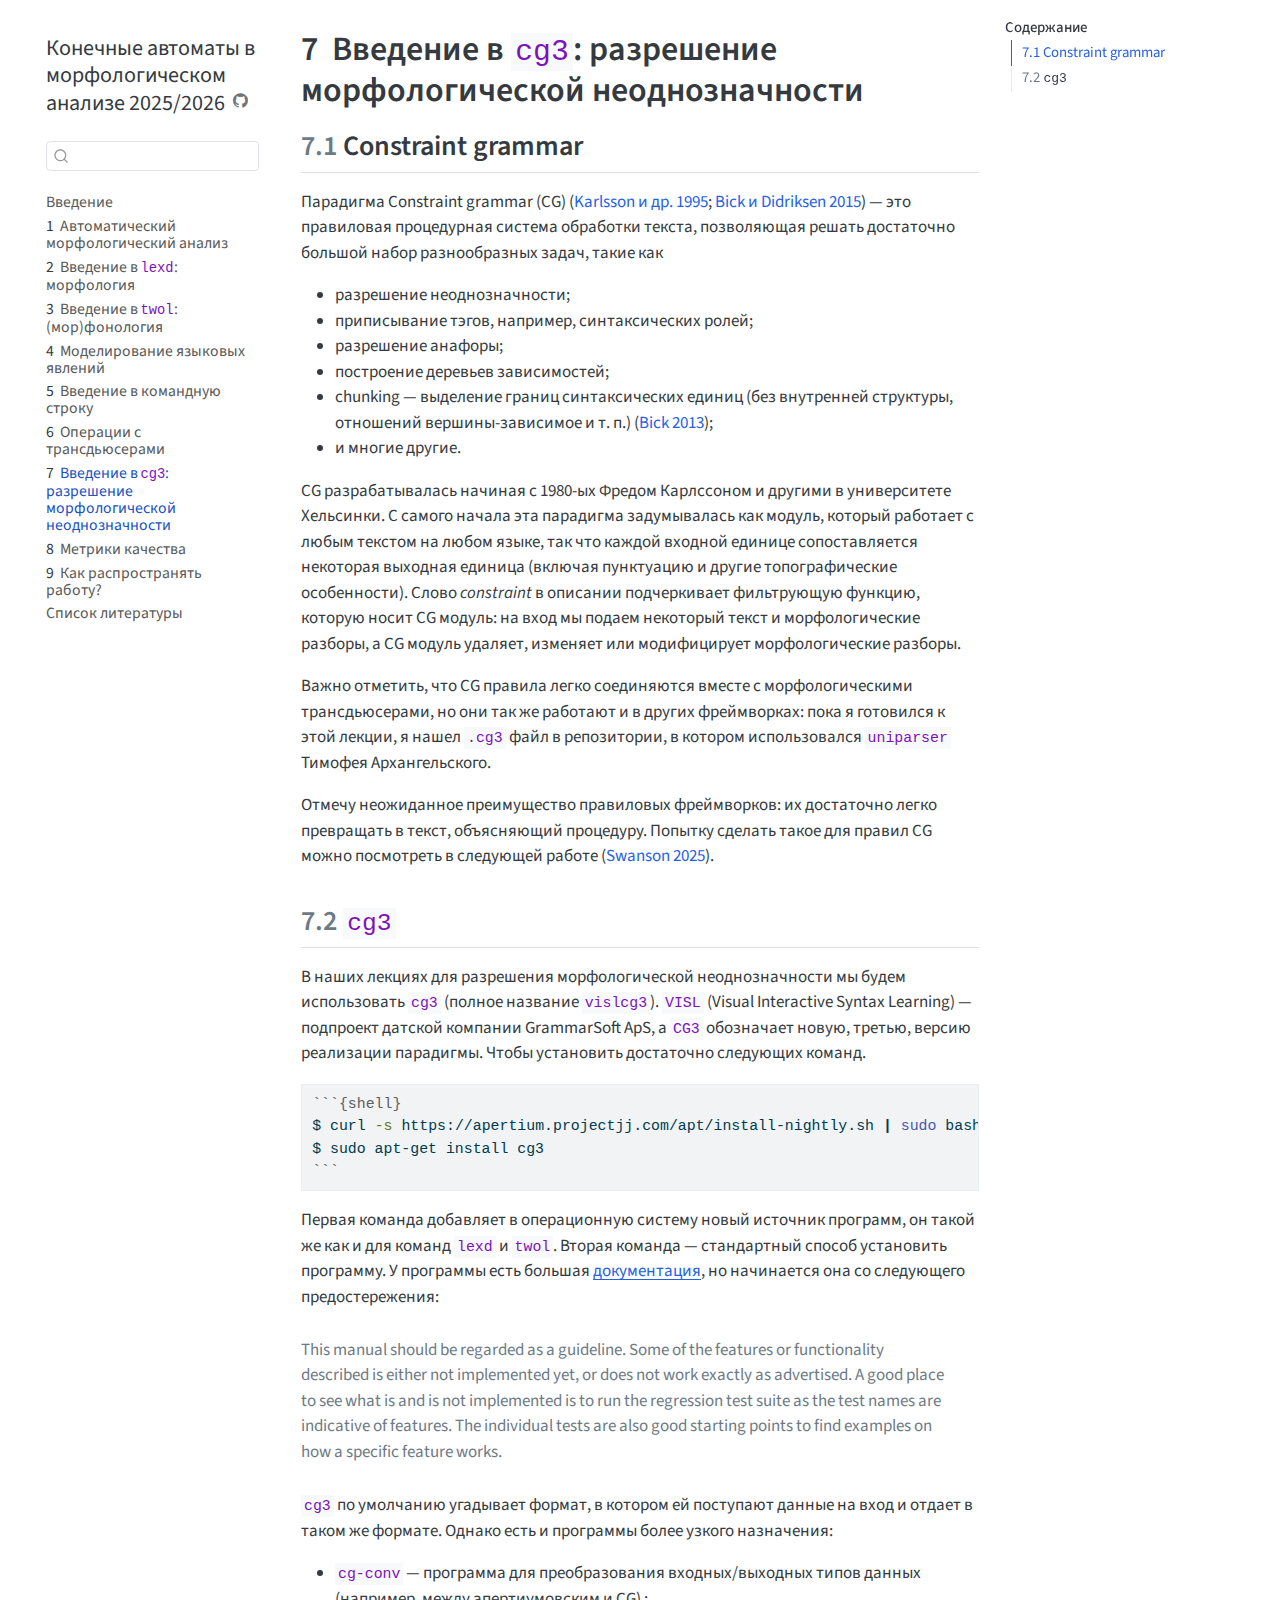
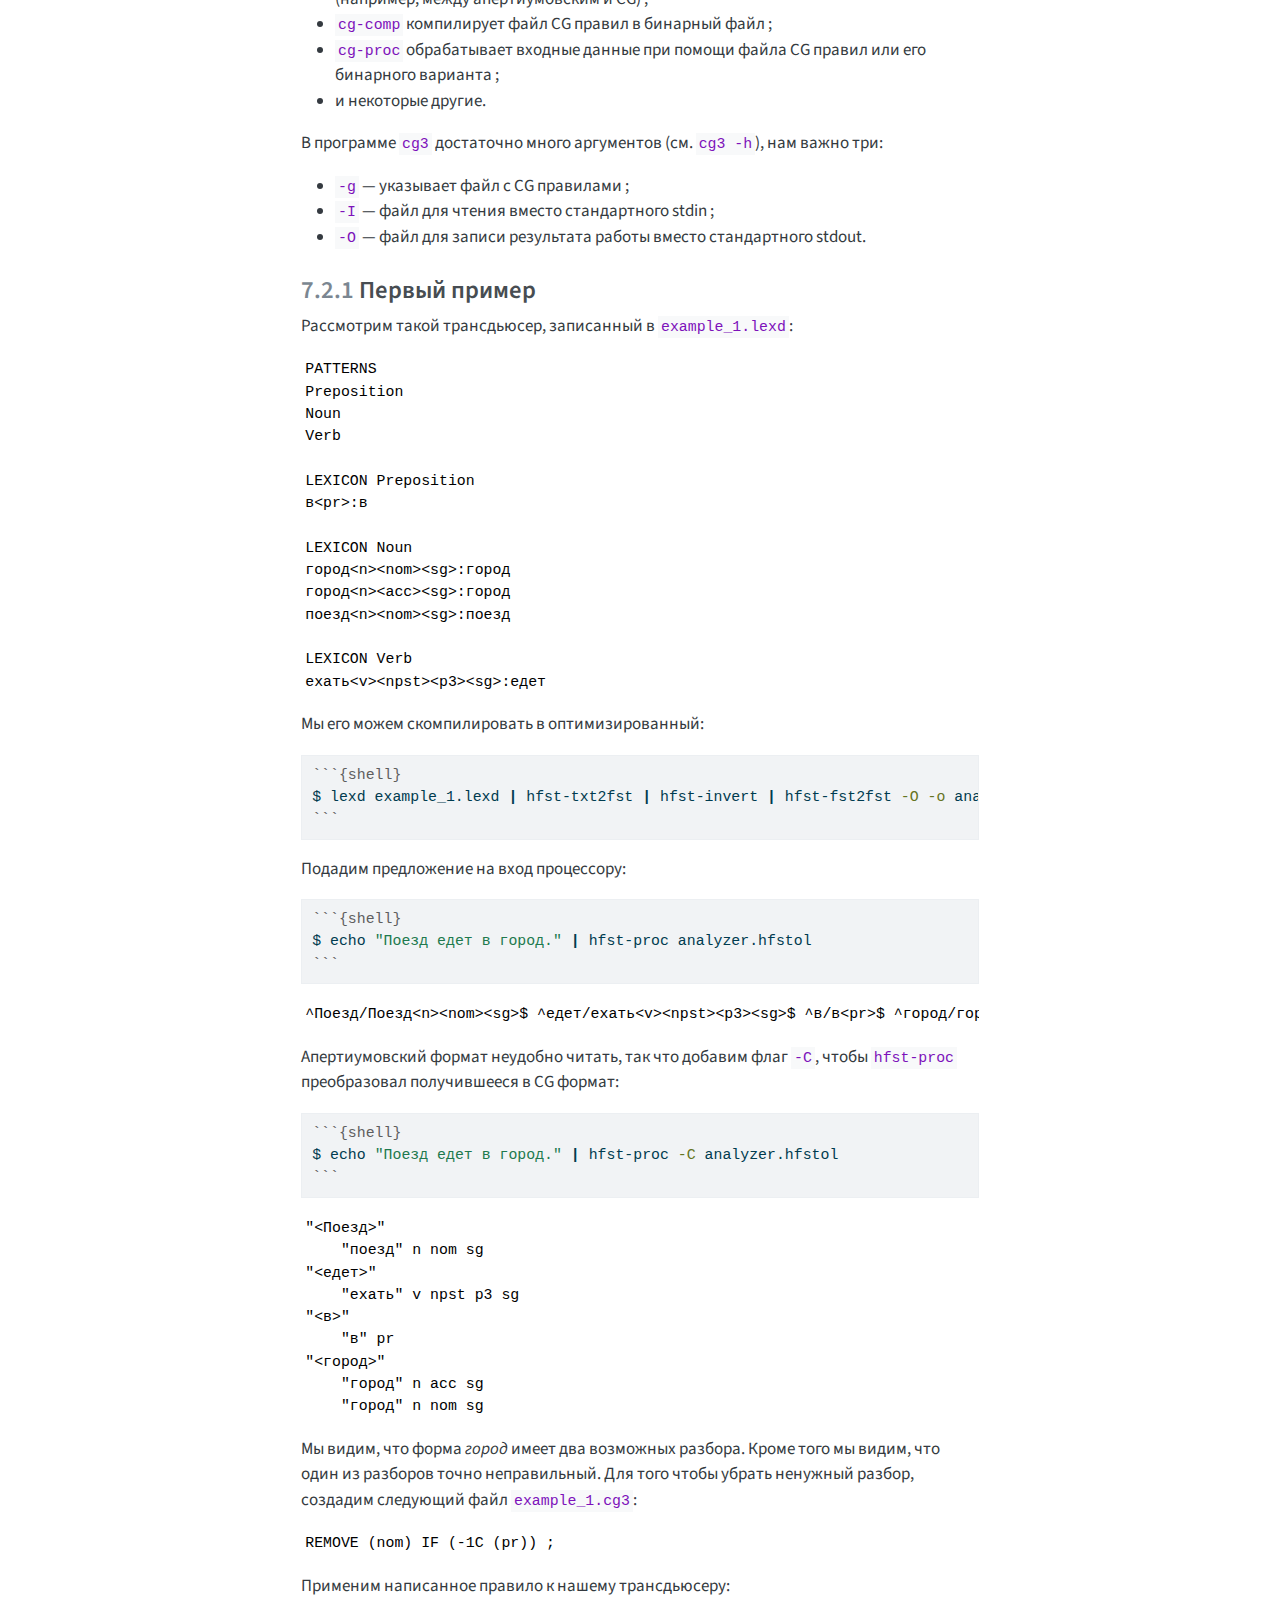
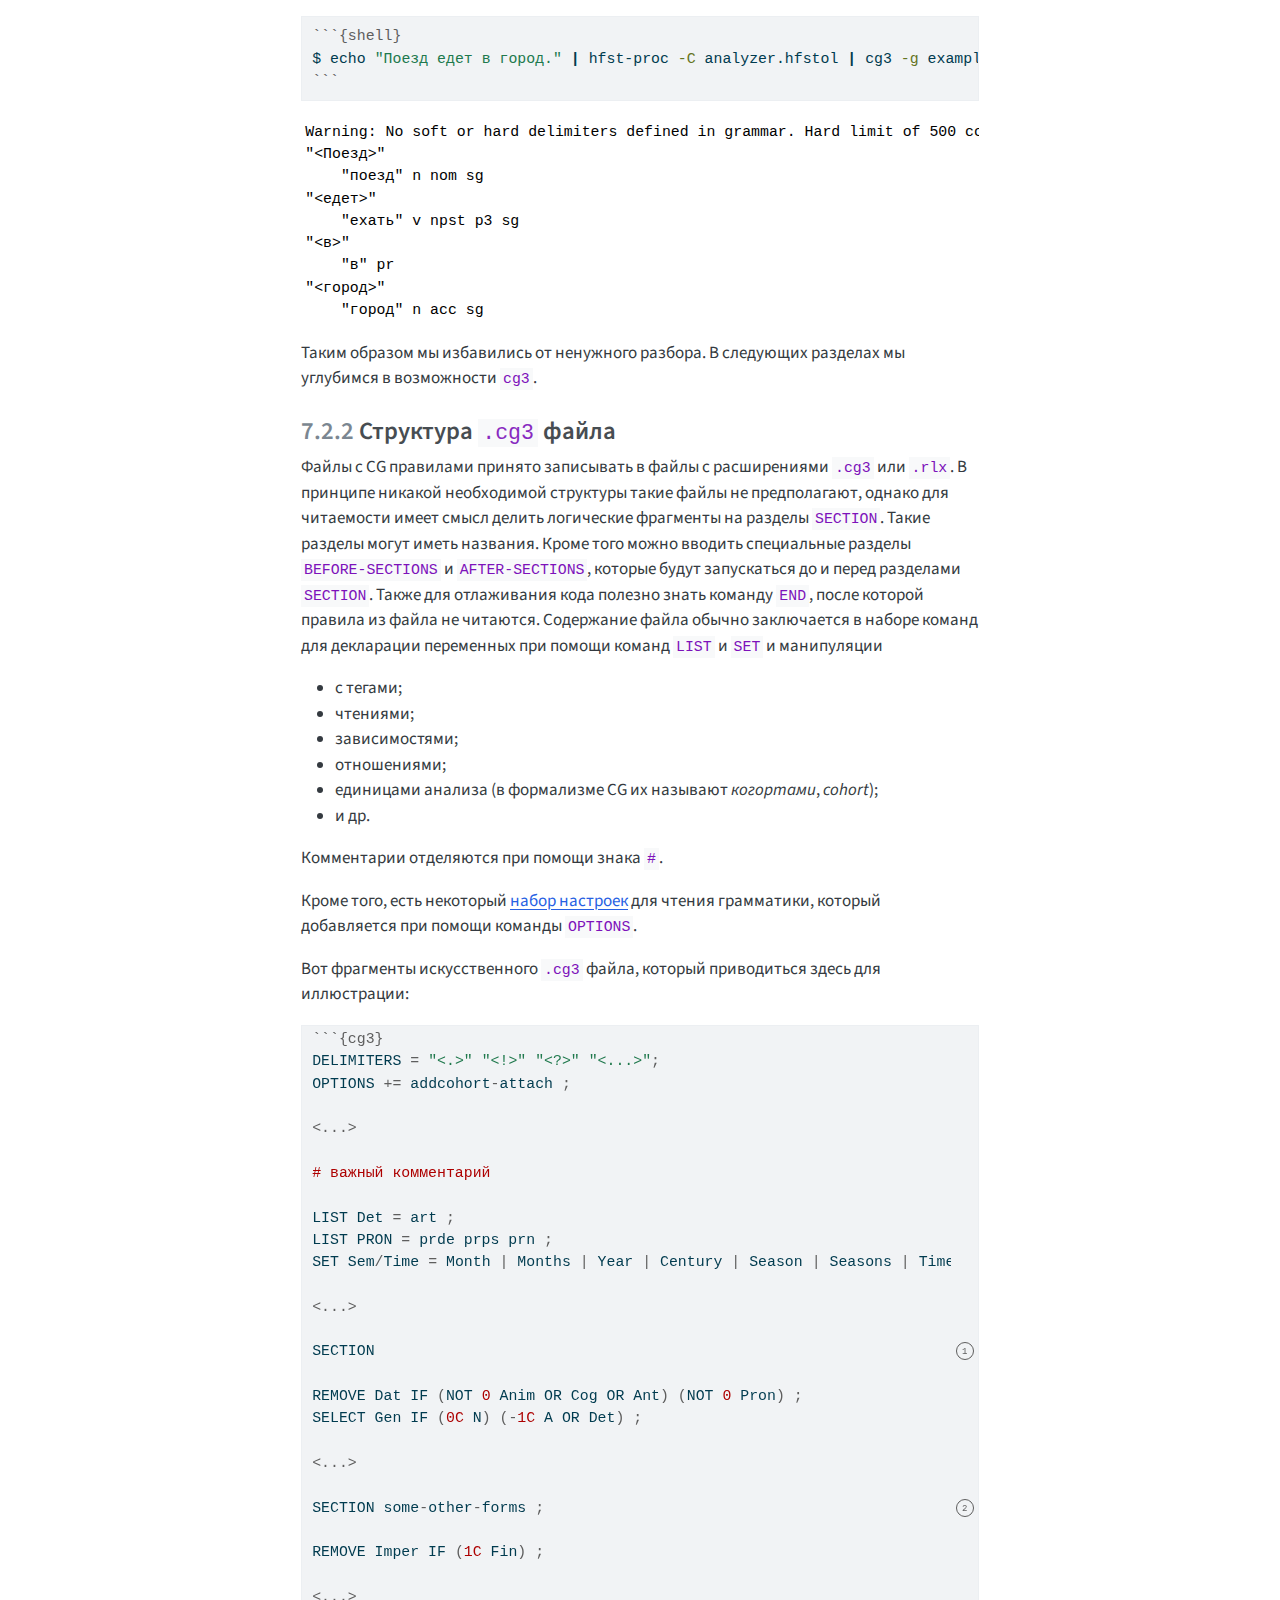
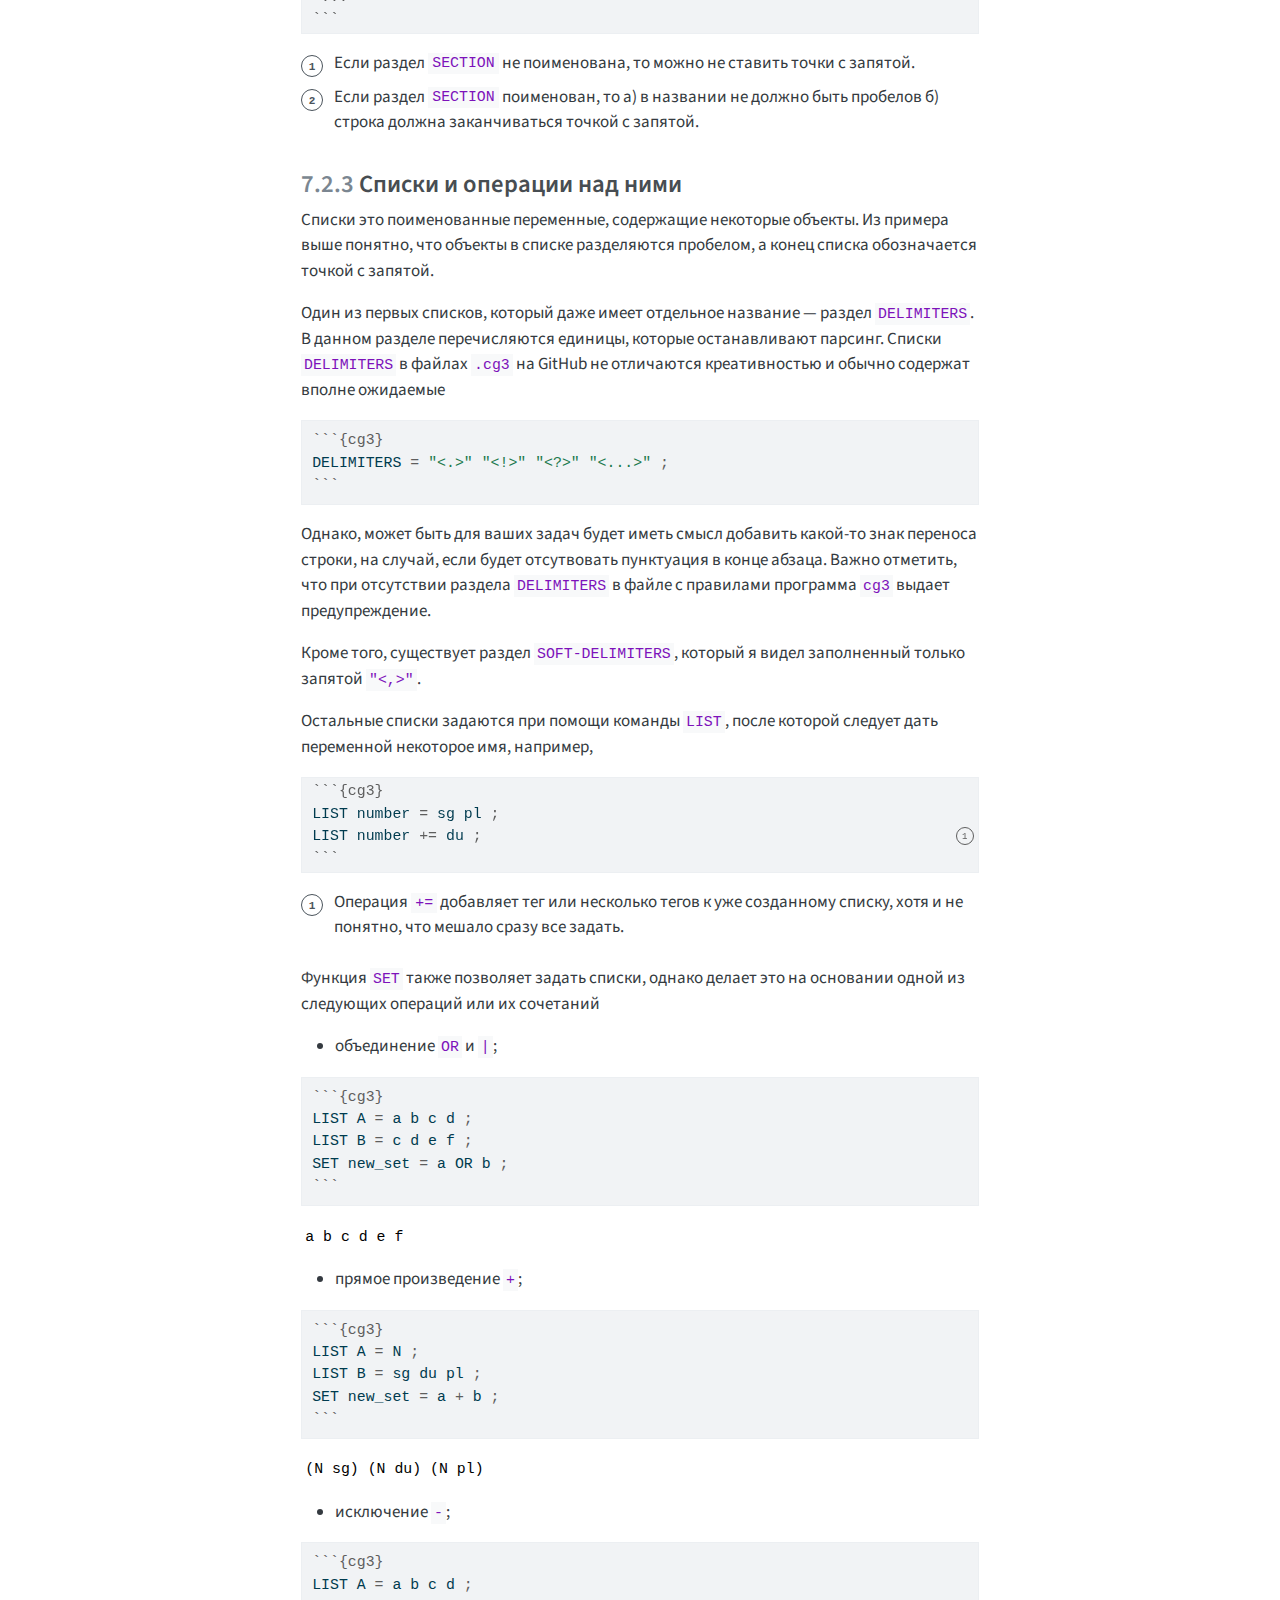
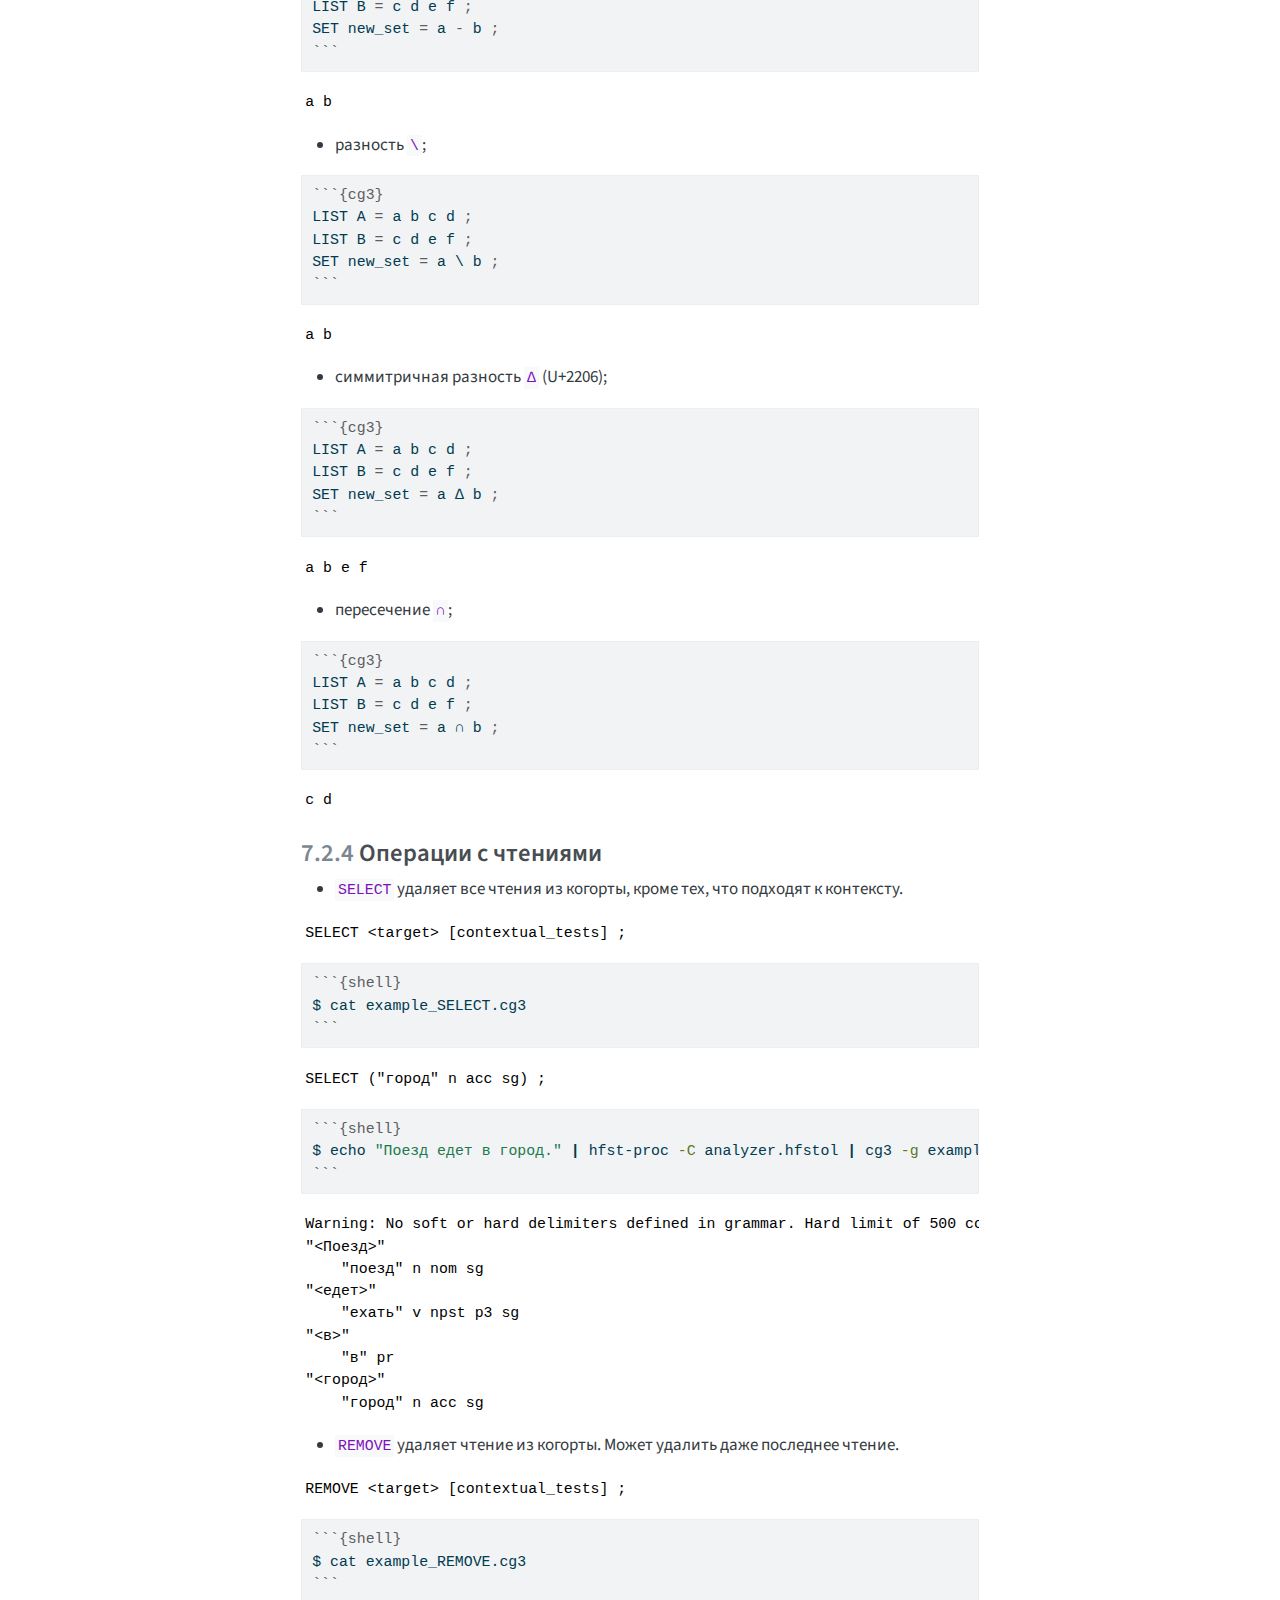
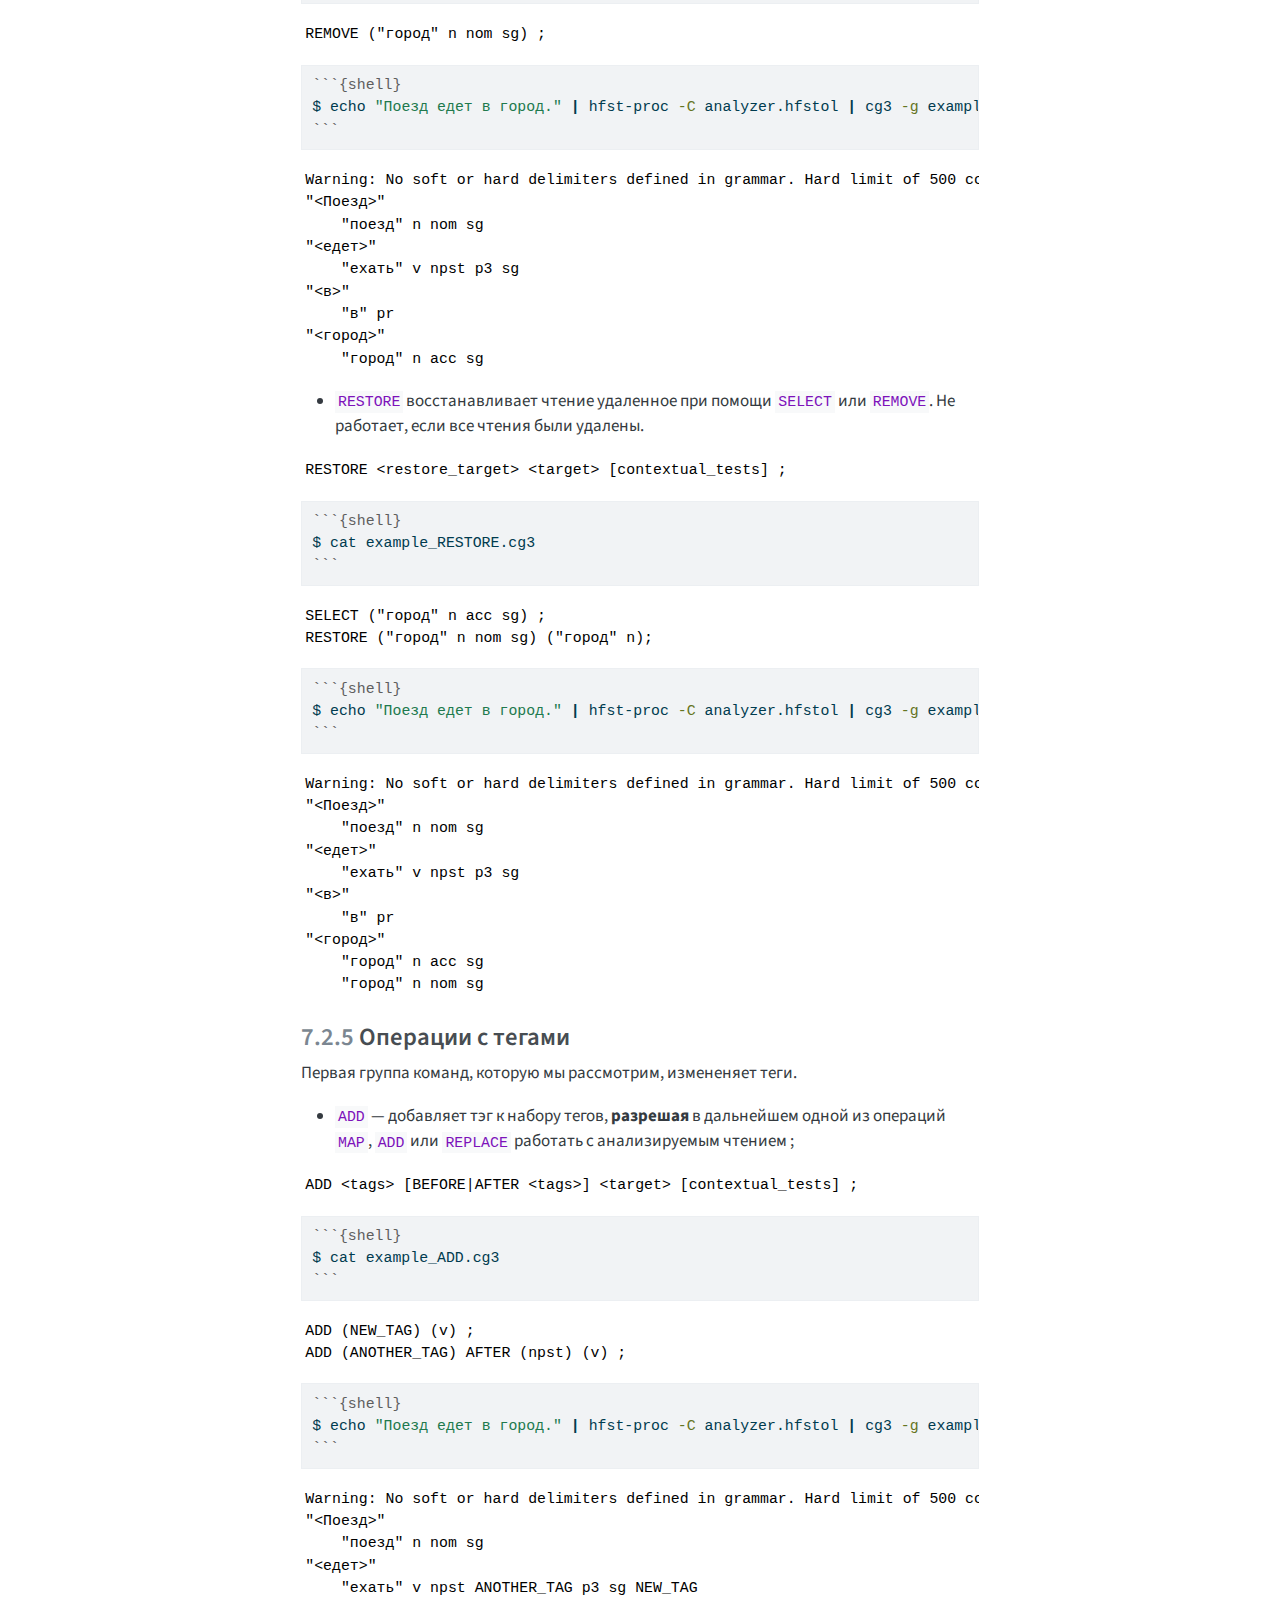
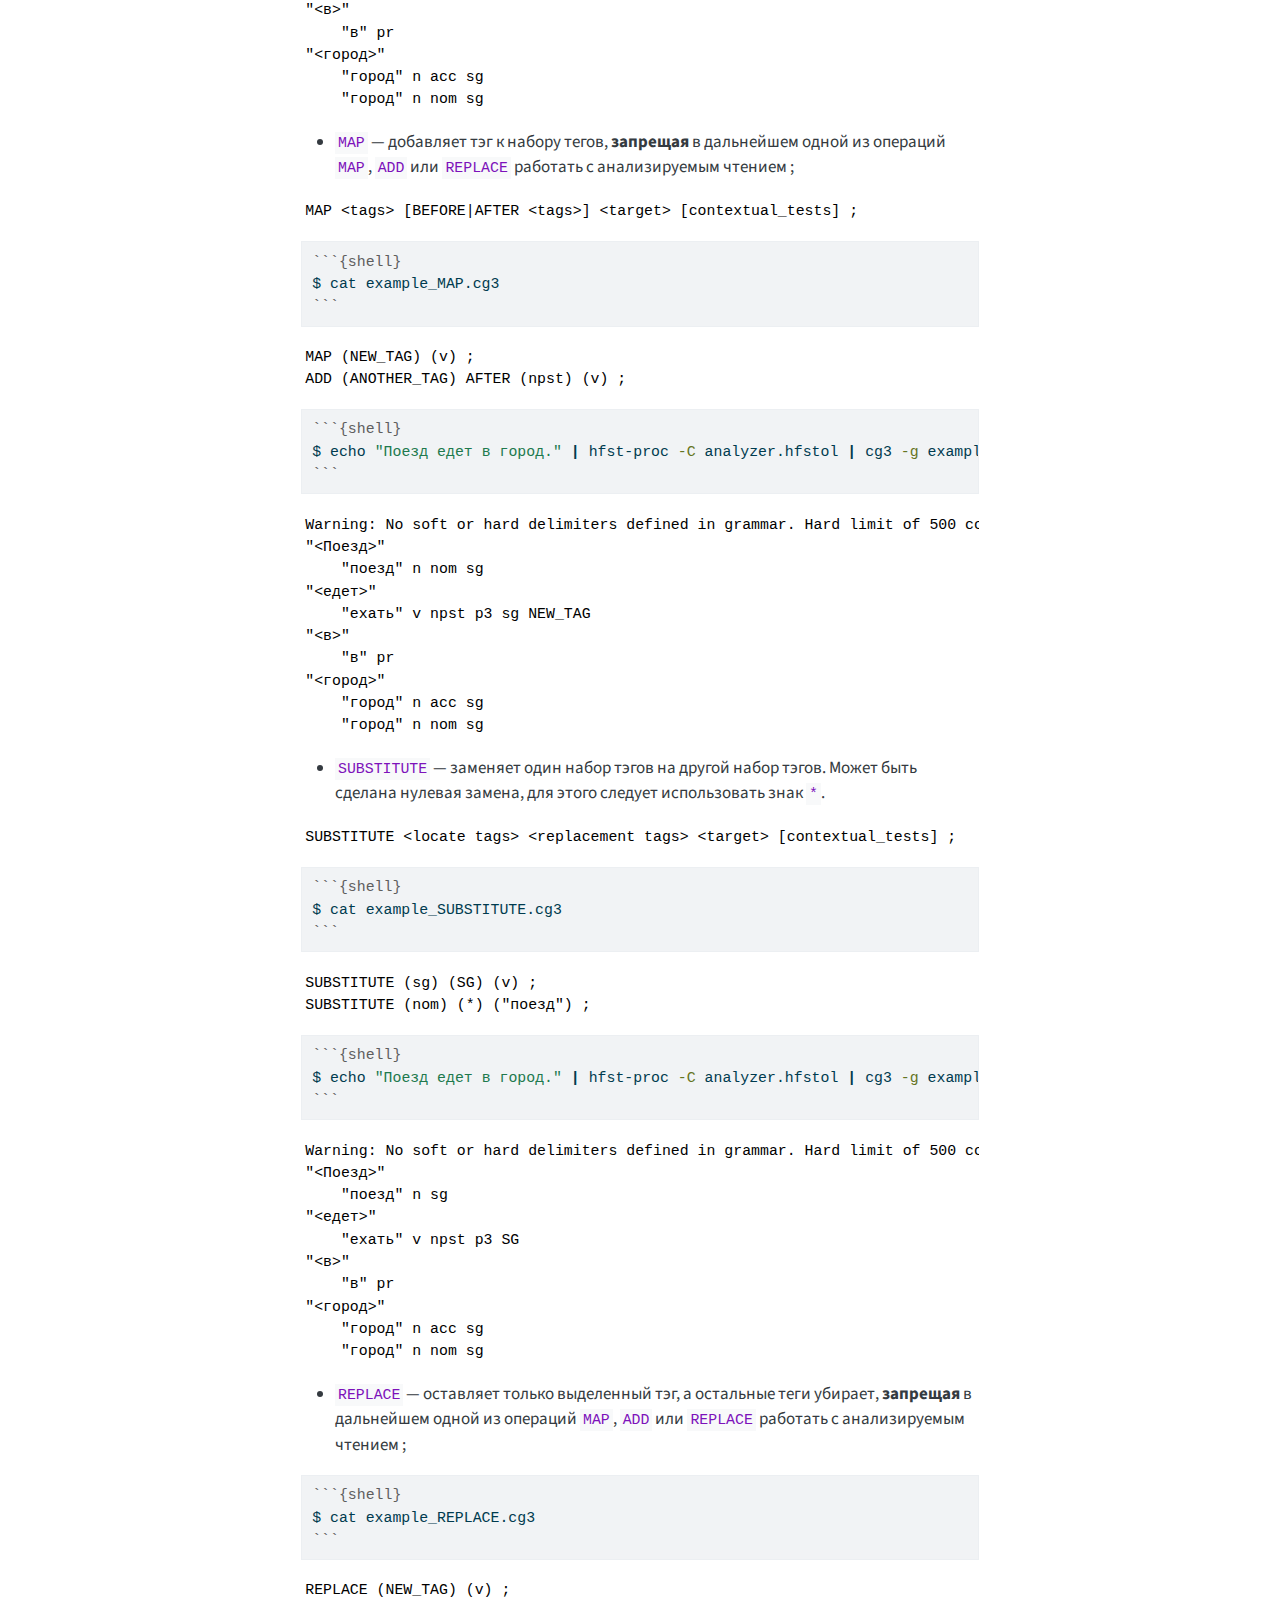
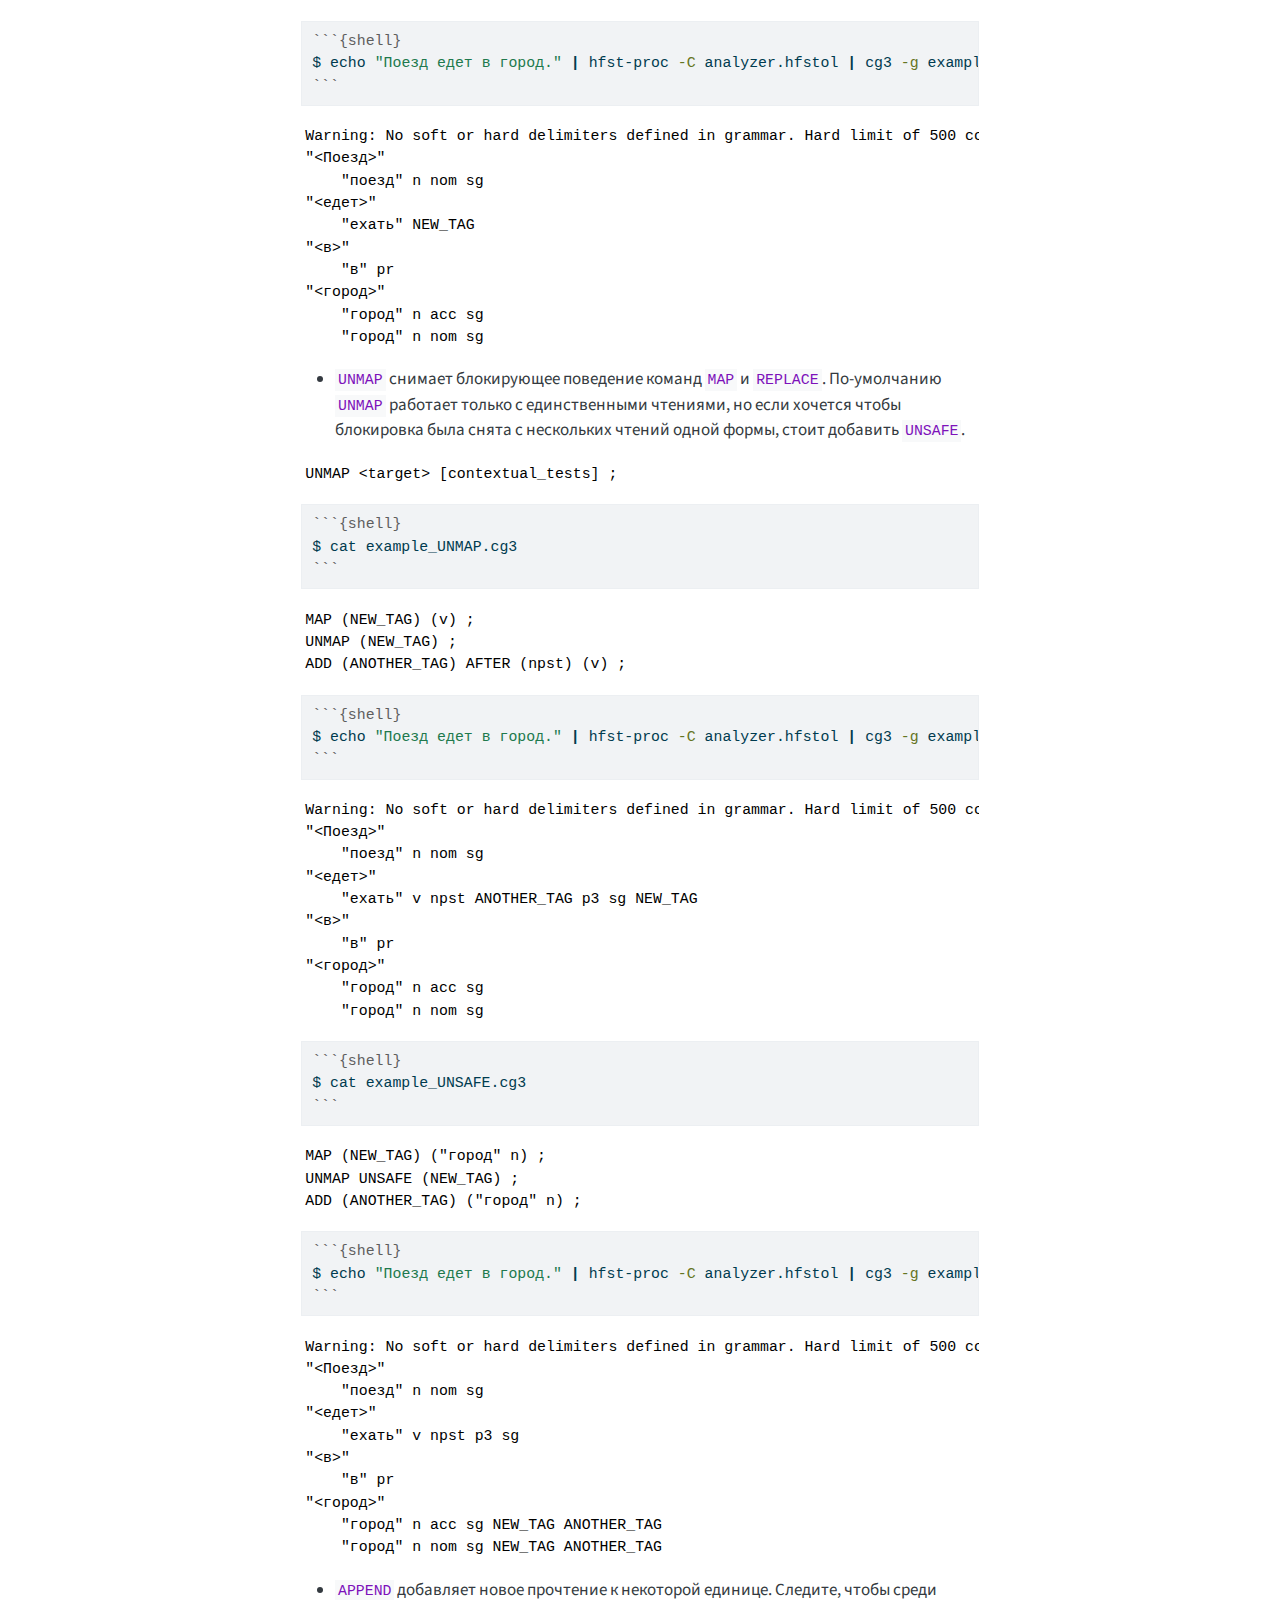
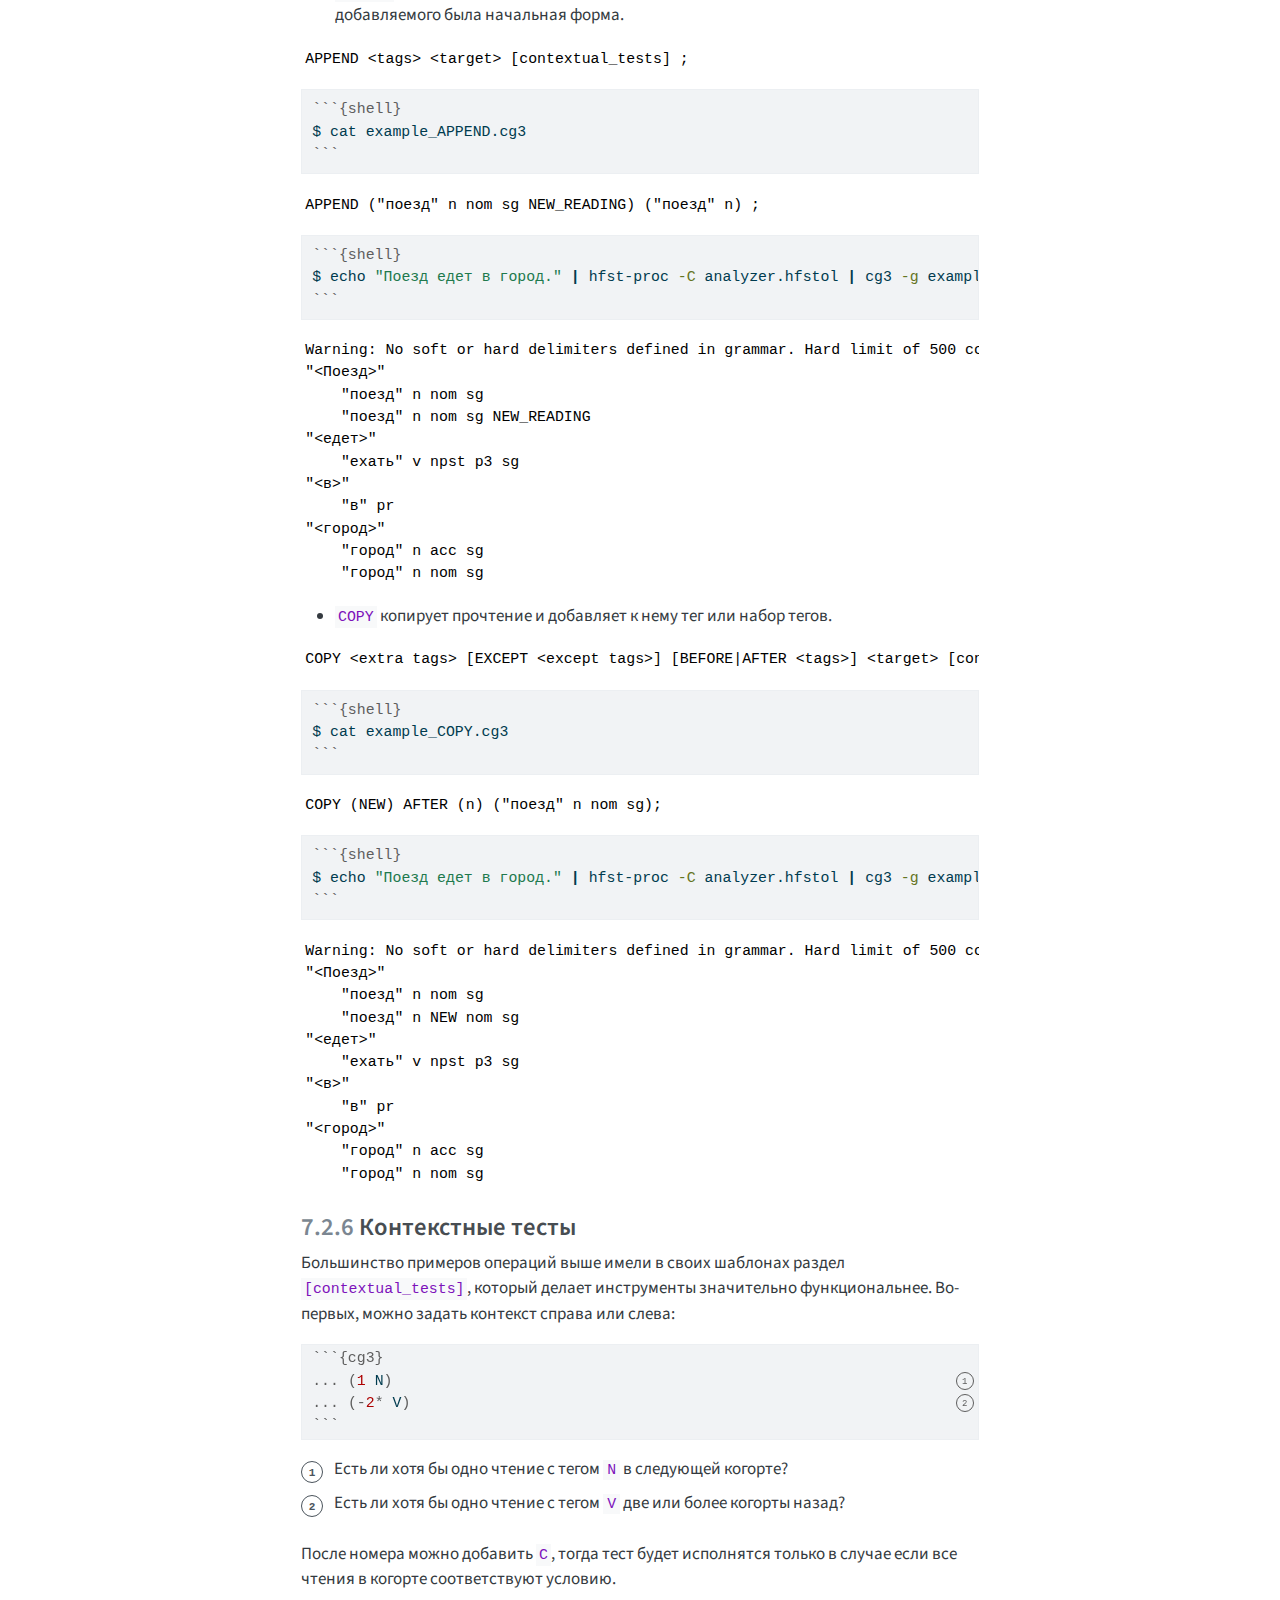
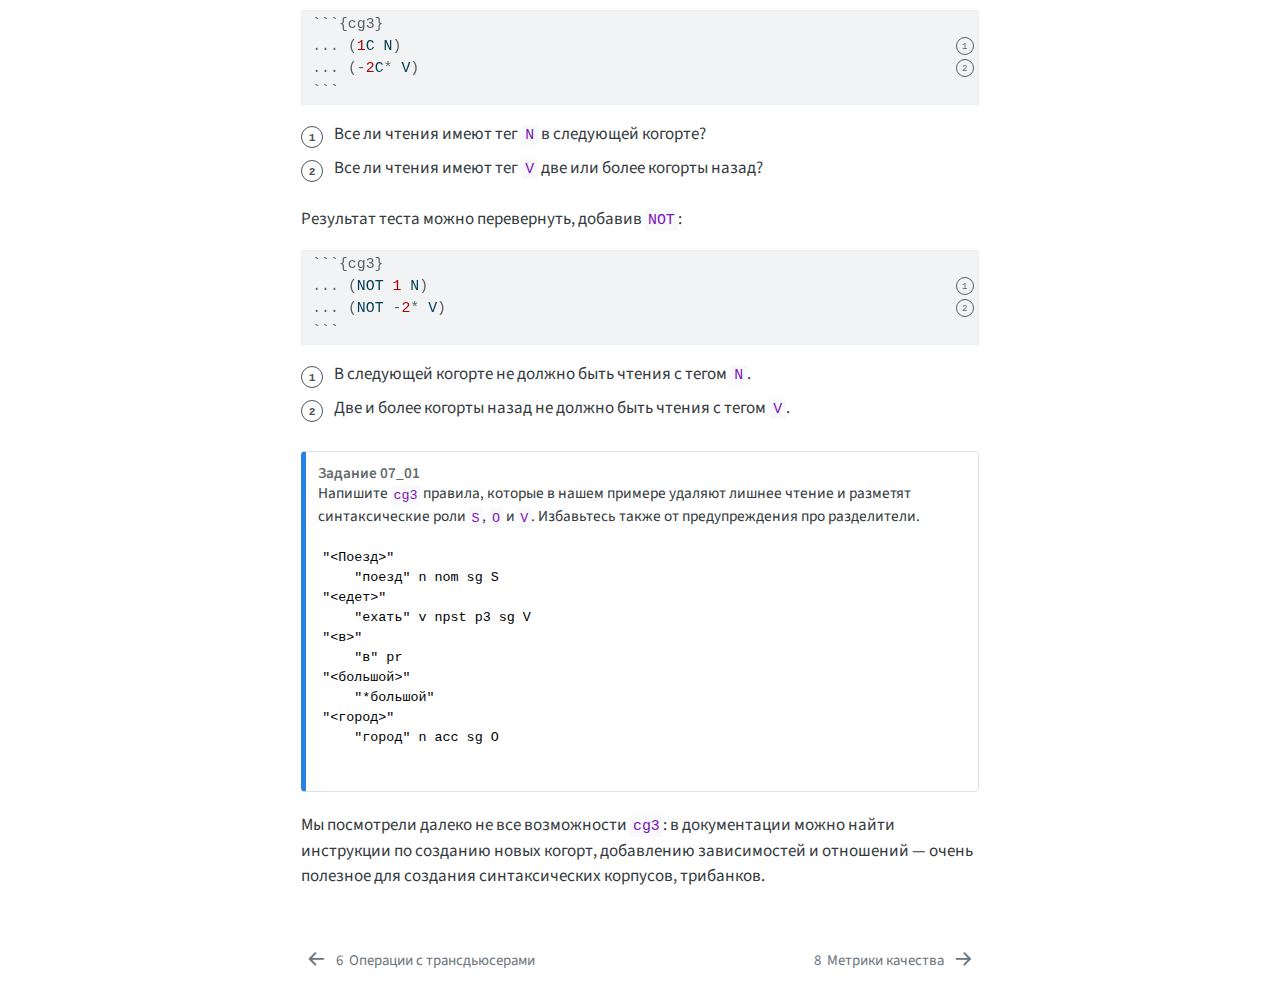
<file: docs/07_disambiguation.html>
<!DOCTYPE html>
<html xmlns="http://www.w3.org/1999/xhtml" lang="ru" xml:lang="ru"><head>

<meta charset="utf-8">
<meta name="generator" content="quarto-1.7.29">

<meta name="viewport" content="width=device-width, initial-scale=1.0, user-scalable=yes">


<title>7&nbsp; Введение в cg3: разрешение морфологической неоднозначности – Конечные автоматы в морфологическом анализе 2025/2026</title>
<style>
code{white-space: pre-wrap;}
span.smallcaps{font-variant: small-caps;}
div.columns{display: flex; gap: min(4vw, 1.5em);}
div.column{flex: auto; overflow-x: auto;}
div.hanging-indent{margin-left: 1.5em; text-indent: -1.5em;}
ul.task-list{list-style: none;}
ul.task-list li input[type="checkbox"] {
  width: 0.8em;
  margin: 0 0.8em 0.2em -1em; /* quarto-specific, see https://github.com/quarto-dev/quarto-cli/issues/4556 */ 
  vertical-align: middle;
}
/* CSS for syntax highlighting */
html { -webkit-text-size-adjust: 100%; }
pre > code.sourceCode { white-space: pre; position: relative; }
pre > code.sourceCode > span { display: inline-block; line-height: 1.25; }
pre > code.sourceCode > span:empty { height: 1.2em; }
.sourceCode { overflow: visible; }
code.sourceCode > span { color: inherit; text-decoration: inherit; }
div.sourceCode { margin: 1em 0; }
pre.sourceCode { margin: 0; }
@media screen {
div.sourceCode { overflow: auto; }
}
@media print {
pre > code.sourceCode { white-space: pre-wrap; }
pre > code.sourceCode > span { text-indent: -5em; padding-left: 5em; }
}
pre.numberSource code
  { counter-reset: source-line 0; }
pre.numberSource code > span
  { position: relative; left: -4em; counter-increment: source-line; }
pre.numberSource code > span > a:first-child::before
  { content: counter(source-line);
    position: relative; left: -1em; text-align: right; vertical-align: baseline;
    border: none; display: inline-block;
    -webkit-touch-callout: none; -webkit-user-select: none;
    -khtml-user-select: none; -moz-user-select: none;
    -ms-user-select: none; user-select: none;
    padding: 0 4px; width: 4em;
  }
pre.numberSource { margin-left: 3em;  padding-left: 4px; }
div.sourceCode
  {   }
@media screen {
pre > code.sourceCode > span > a:first-child::before { text-decoration: underline; }
}
/* CSS for citations */
div.csl-bib-body { }
div.csl-entry {
  clear: both;
  margin-bottom: 0em;
}
.hanging-indent div.csl-entry {
  margin-left:2em;
  text-indent:-2em;
}
div.csl-left-margin {
  min-width:2em;
  float:left;
}
div.csl-right-inline {
  margin-left:2em;
  padding-left:1em;
}
div.csl-indent {
  margin-left: 2em;
}</style>


<script src="site_libs/quarto-nav/quarto-nav.js"></script>
<script src="site_libs/quarto-nav/headroom.min.js"></script>
<script src="site_libs/clipboard/clipboard.min.js"></script>
<script src="site_libs/quarto-search/autocomplete.umd.js"></script>
<script src="site_libs/quarto-search/fuse.min.js"></script>
<script src="site_libs/quarto-search/quarto-search.js"></script>
<meta name="quarto:offset" content="./">
<link href="./08_coverage.html" rel="next">
<link href="./06_transducer_manipulation.html" rel="prev">
<script src="site_libs/quarto-html/quarto.js" type="module"></script>
<script src="site_libs/quarto-html/tabsets/tabsets.js" type="module"></script>
<script src="site_libs/quarto-html/popper.min.js"></script>
<script src="site_libs/quarto-html/tippy.umd.min.js"></script>
<script src="site_libs/quarto-html/anchor.min.js"></script>
<link href="site_libs/quarto-html/tippy.css" rel="stylesheet">
<link href="site_libs/quarto-html/quarto-syntax-highlighting-0815c480559380816a4d1ea211a47e91.css" rel="stylesheet" id="quarto-text-highlighting-styles">
<script src="site_libs/bootstrap/bootstrap.min.js"></script>
<link href="site_libs/bootstrap/bootstrap-icons.css" rel="stylesheet">
<link href="site_libs/bootstrap/bootstrap-320ad5607646c56df2c4e55503b78b49.min.css" rel="stylesheet" append-hash="true" id="quarto-bootstrap" data-mode="light">
<script id="quarto-search-options" type="application/json">{
  "location": "sidebar",
  "copy-button": false,
  "collapse-after": 3,
  "panel-placement": "start",
  "type": "textbox",
  "limit": 50,
  "keyboard-shortcut": [
    "f",
    "/",
    "s"
  ],
  "show-item-context": false,
  "language": {
    "search-no-results-text": "Поиск не дал результатов",
    "search-matching-documents-text": "Результаты поиска",
    "search-copy-link-title": "Скопировать ссылку",
    "search-hide-matches-text": "Скрыть дополнительные результаты",
    "search-more-match-text": "дополнительный результат в этом документе",
    "search-more-matches-text": "дополнительных результата(-ов) в этом документе",
    "search-clear-button-title": "Очистить",
    "search-text-placeholder": "",
    "search-detached-cancel-button-title": "Отменить",
    "search-submit-button-title": "Найти",
    "search-label": "Поиск"
  }
}</script>


<link rel="stylesheet" href="styles.css">
</head>

<body class="nav-sidebar floating quarto-light">

<div id="quarto-search-results"></div>
  <header id="quarto-header" class="headroom fixed-top">
  <nav class="quarto-secondary-nav">
    <div class="container-fluid d-flex">
      <button type="button" class="quarto-btn-toggle btn" data-bs-toggle="collapse" role="button" data-bs-target=".quarto-sidebar-collapse-item" aria-controls="quarto-sidebar" aria-expanded="false" aria-label="Переключить боковую панель навигации" onclick="if (window.quartoToggleHeadroom) { window.quartoToggleHeadroom(); }">
        <i class="bi bi-layout-text-sidebar-reverse"></i>
      </button>
        <nav class="quarto-page-breadcrumbs" aria-label="breadcrumb"><ol class="breadcrumb"><li class="breadcrumb-item"><a href="./07_disambiguation.html"><span class="chapter-number">7</span>&nbsp; <span class="chapter-title">Введение в <code>cg3</code>: разрешение морфологической неоднозначности</span></a></li></ol></nav>
        <a class="flex-grow-1" role="navigation" data-bs-toggle="collapse" data-bs-target=".quarto-sidebar-collapse-item" aria-controls="quarto-sidebar" aria-expanded="false" aria-label="Переключить боковую панель навигации" onclick="if (window.quartoToggleHeadroom) { window.quartoToggleHeadroom(); }">      
        </a>
      <button type="button" class="btn quarto-search-button" aria-label="Поиск" onclick="window.quartoOpenSearch();">
        <i class="bi bi-search"></i>
      </button>
    </div>
  </nav>
</header>
<!-- content -->
<div id="quarto-content" class="quarto-container page-columns page-rows-contents page-layout-full">
<!-- sidebar -->
  <nav id="quarto-sidebar" class="sidebar collapse collapse-horizontal quarto-sidebar-collapse-item sidebar-navigation floating overflow-auto">
    <div class="pt-lg-2 mt-2 text-left sidebar-header">
    <div class="sidebar-title mb-0 py-0">
      <a href="./">Конечные автоматы в морфологическом анализе 2025/2026</a> 
        <div class="sidebar-tools-main">
    <a href="https://github.com/agricolamz/2026_morphological_transducers/" title="Source Code" class="quarto-navigation-tool px-1" aria-label="Source Code"><i class="bi bi-github"></i></a>
</div>
    </div>
      </div>
        <div class="mt-2 flex-shrink-0 align-items-center">
        <div class="sidebar-search">
        <div id="quarto-search" class="" title="Поиск"></div>
        </div>
        </div>
    <div class="sidebar-menu-container"> 
    <ul class="list-unstyled mt-1">
        <li class="sidebar-item">
  <div class="sidebar-item-container"> 
  <a href="./index.html" class="sidebar-item-text sidebar-link">
 <span class="menu-text">Введение</span></a>
  </div>
</li>
        <li class="sidebar-item">
  <div class="sidebar-item-container"> 
  <a href="./01_introduction_to_transducers.html" class="sidebar-item-text sidebar-link">
 <span class="menu-text"><span class="chapter-number">1</span>&nbsp; <span class="chapter-title">Автоматический морфологический анализ</span></span></a>
  </div>
</li>
        <li class="sidebar-item">
  <div class="sidebar-item-container"> 
  <a href="./02_introduction_to_lexd.html" class="sidebar-item-text sidebar-link">
 <span class="menu-text"><span class="chapter-number">2</span>&nbsp; <span class="chapter-title">Введение в <code>lexd</code>: морфология</span></span></a>
  </div>
</li>
        <li class="sidebar-item">
  <div class="sidebar-item-container"> 
  <a href="./03_phonological_rules.html" class="sidebar-item-text sidebar-link">
 <span class="menu-text"><span class="chapter-number">3</span>&nbsp; <span class="chapter-title">Введение в <code>twol</code>: (мор)фонология</span></span></a>
  </div>
</li>
        <li class="sidebar-item">
  <div class="sidebar-item-container"> 
  <a href="./04_language_tasks.html" class="sidebar-item-text sidebar-link">
 <span class="menu-text"><span class="chapter-number">4</span>&nbsp; <span class="chapter-title">Моделирование языковых явлений</span></span></a>
  </div>
</li>
        <li class="sidebar-item">
  <div class="sidebar-item-container"> 
  <a href="./05_technical_class.html" class="sidebar-item-text sidebar-link">
 <span class="menu-text"><span class="chapter-number">5</span>&nbsp; <span class="chapter-title">Введение в командную строку</span></span></a>
  </div>
</li>
        <li class="sidebar-item">
  <div class="sidebar-item-container"> 
  <a href="./06_transducer_manipulation.html" class="sidebar-item-text sidebar-link">
 <span class="menu-text"><span class="chapter-number">6</span>&nbsp; <span class="chapter-title">Операции с трансдьюсерами</span></span></a>
  </div>
</li>
        <li class="sidebar-item">
  <div class="sidebar-item-container"> 
  <a href="./07_disambiguation.html" class="sidebar-item-text sidebar-link active">
 <span class="menu-text"><span class="chapter-number">7</span>&nbsp; <span class="chapter-title">Введение в <code>cg3</code>: разрешение морфологической неоднозначности</span></span></a>
  </div>
</li>
        <li class="sidebar-item">
  <div class="sidebar-item-container"> 
  <a href="./08_coverage.html" class="sidebar-item-text sidebar-link">
 <span class="menu-text"><span class="chapter-number">8</span>&nbsp; <span class="chapter-title">Метрики качества</span></span></a>
  </div>
</li>
        <li class="sidebar-item">
  <div class="sidebar-item-container"> 
  <a href="./09_hygiene.html" class="sidebar-item-text sidebar-link">
 <span class="menu-text"><span class="chapter-number">9</span>&nbsp; <span class="chapter-title">Как распространять работу?</span></span></a>
  </div>
</li>
        <li class="sidebar-item">
  <div class="sidebar-item-container"> 
  <a href="./references.html" class="sidebar-item-text sidebar-link">
 <span class="menu-text">Список литературы</span></a>
  </div>
</li>
    </ul>
    </div>
</nav>
<div id="quarto-sidebar-glass" class="quarto-sidebar-collapse-item" data-bs-toggle="collapse" data-bs-target=".quarto-sidebar-collapse-item"></div>
<!-- margin-sidebar -->
    <div id="quarto-margin-sidebar" class="sidebar margin-sidebar">
        <nav id="TOC" role="doc-toc" class="toc-active">
    <h2 id="toc-title">Содержание</h2>
   
  <ul>
  <li><a href="#constraint-grammar" id="toc-constraint-grammar" class="nav-link active" data-scroll-target="#constraint-grammar"><span class="header-section-number">7.1</span> Constraint grammar</a></li>
  <li><a href="#cg3" id="toc-cg3" class="nav-link" data-scroll-target="#cg3"><span class="header-section-number">7.2</span> <code>cg3</code></a>
  <ul class="collapse">
  <li><a href="#первый-пример" id="toc-первый-пример" class="nav-link" data-scroll-target="#первый-пример"><span class="header-section-number">7.2.1</span> Первый пример</a></li>
  <li><a href="#структура-.cg3-файла" id="toc-структура-.cg3-файла" class="nav-link" data-scroll-target="#структура-.cg3-файла"><span class="header-section-number">7.2.2</span> Структура <code>.cg3</code> файла</a></li>
  <li><a href="#списки-и-операции-над-ними" id="toc-списки-и-операции-над-ними" class="nav-link" data-scroll-target="#списки-и-операции-над-ними"><span class="header-section-number">7.2.3</span> Списки и операции над ними</a></li>
  <li><a href="#операции-с-чтениями" id="toc-операции-с-чтениями" class="nav-link" data-scroll-target="#операции-с-чтениями"><span class="header-section-number">7.2.4</span> Операции с чтениями</a></li>
  <li><a href="#операции-с-тегами" id="toc-операции-с-тегами" class="nav-link" data-scroll-target="#операции-с-тегами"><span class="header-section-number">7.2.5</span> Операции с тегами</a></li>
  <li><a href="#контекстные-тесты" id="toc-контекстные-тесты" class="nav-link" data-scroll-target="#контекстные-тесты"><span class="header-section-number">7.2.6</span> Контекстные тесты</a></li>
  </ul></li>
  </ul>
</nav>
    </div>
<!-- main -->
<main class="content column-body" id="quarto-document-content">

<header id="title-block-header" class="quarto-title-block default">
<div class="quarto-title">
<h1 class="title"><span class="chapter-number">7</span>&nbsp; <span class="chapter-title">Введение в <code>cg3</code>: разрешение морфологической неоднозначности</span></h1>
</div>



<div class="quarto-title-meta column-body">

    
  
    
  </div>
  


</header>


<section id="constraint-grammar" class="level2" data-number="7.1">
<h2 data-number="7.1" class="anchored" data-anchor-id="constraint-grammar"><span class="header-section-number">7.1</span> Constraint grammar</h2>
<p>Парадигма Constraint grammar (CG) <span class="citation" data-cites="karlsson1995 bick15">(<a href="references.html#ref-karlsson1995" role="doc-biblioref">Karlsson и др. 1995</a>; <a href="references.html#ref-bick15" role="doc-biblioref">Bick и Didriksen 2015</a>)</span> — это правиловая процедурная система обработки текста, позволяющая решать достаточно большой набор разнообразных задач, такие как</p>
<ul>
<li>разрешение неоднозначности;</li>
<li>приписывание тэгов, например, синтаксических ролей;</li>
<li>разрешение анафоры;</li>
<li>построение деревьев зависимостей;</li>
<li>chunking — выделение границ синтаксических единиц (без внутренней структуры, отношений вершины-зависимое и т. п.) <span class="citation" data-cites="bick2013">(<a href="references.html#ref-bick2013" role="doc-biblioref">Bick 2013</a>)</span>;</li>
<li>и многие другие.</li>
</ul>
<p>CG разрабатывалась начиная с 1980-ых Фредом Карлссоном и другими в университете Хельсинки. С самого начала эта парадигма задумывалась как модуль, который работает с любым текстом на любом языке, так что каждой входной единице сопоставляется некоторая выходная единица (включая пунктуацию и другие топографические особенности). Слово <em>constraint</em> в описании подчеркивает фильтрующую функцию, которую носит CG модуль: на вход мы подаем некоторый текст и морфологические разборы, а CG модуль удаляет, изменяет или модифицирует морфологические разборы.</p>
<p>Важно отметить, что CG правила легко соединяются вместе с морфологическими трансдьюсерами, но они так же работают и в других фреймворках: пока я готовился к этой лекции, я нашел <code>.cg3</code> файл в репозитории, в котором использовался <code>uniparser</code> Тимофея Архангельского.</p>
<p>Отмечу неожиданное преимущество правиловых фреймворков: их достаточно легко превращать в текст, объясняющий процедуру. Попытку сделать такое для правил CG можно посмотреть в следующей работе <span class="citation" data-cites="swanson25">(<a href="references.html#ref-swanson25" role="doc-biblioref">Swanson 2025</a>)</span>.</p>
</section>
<section id="cg3" class="level2" data-number="7.2">
<h2 data-number="7.2" class="anchored" data-anchor-id="cg3"><span class="header-section-number">7.2</span> <code>cg3</code></h2>
<p>В наших лекциях для разрешения морфологической неоднозначности мы будем использовать <code>cg3</code> (полное название <code>vislcg3</code>). <code>VISL</code> (Visual Interactive Syntax Learning) — подпроект датской компании GrammarSoft ApS, а <code>CG3</code> обозначает новую, третью, версию реализации парадигмы. Чтобы установить достаточно следующих команд.</p>
<div class="sourceCode" id="cb1"><pre class="sourceCode markdown code-with-copy"><code class="sourceCode markdown"><span id="cb1-1"><a href="#cb1-1" aria-hidden="true" tabindex="-1"></a><span class="in">```{shell}</span></span>
<span id="cb1-2"><a href="#cb1-2" aria-hidden="true" tabindex="-1"></a><span class="ex">$</span> curl <span class="at">-s</span> https://apertium.projectjj.com/apt/install-nightly.sh <span class="kw">|</span> <span class="fu">sudo</span> bash</span>
<span id="cb1-3"><a href="#cb1-3" aria-hidden="true" tabindex="-1"></a><span class="ex">$</span> sudo apt-get install cg3</span>
<span id="cb1-4"><a href="#cb1-4" aria-hidden="true" tabindex="-1"></a><span class="in">```</span></span></code><button title="Скопировать текст" class="code-copy-button"><i class="bi"></i></button></pre></div>
<p>Первая команда добавляет в операционную систему новый источник программ, он такой же как и для команд <code>lexd</code> и <code>twol</code>. Вторая команда — стандартный способ установить программу. У программы есть большая <a href="https://edu.visl.dk/cg3/chunked/index.html">документация</a>, но начинается она со следующего предостережения:</p>
<blockquote class="blockquote">
<p>This manual should be regarded as a guideline. Some of the features or functionality described is either not implemented yet, or does not work exactly as advertised. A good place to see what is and is not implemented is to run the regression test suite as the test names are indicative of features. The individual tests are also good starting points to find examples on how a specific feature works.</p>
</blockquote>
<p><code>cg3</code> по умолчанию угадывает формат, в котором ей поступают данные на вход и отдает в таком же формате. Однако есть и программы более узкого назначения:</p>
<ul>
<li><code>cg-conv</code> — программа для преобразования входных/выходных типов данных (например, между апертиумовским и CG) ;</li>
<li><code>cg-comp</code> компилирует файл CG правил в бинарный файл ;</li>
<li><code>cg-proc</code> обрабатывает входные данные при помощи файла CG правил или его бинарного варианта ;</li>
<li>и некоторые другие.</li>
</ul>
<p>В программе <code>cg3</code> достаточно много аргументов (см. <code>cg3 -h</code>), нам важно три:</p>
<ul>
<li><code>-g</code> — указывает файл с CG правилами ;</li>
<li><code>-I</code> — файл для чтения вместо стандартного stdin ;</li>
<li><code>-O</code> — файл для записи результата работы вместо стандартного stdout.</li>
</ul>
<section id="первый-пример" class="level3" data-number="7.2.1">
<h3 data-number="7.2.1" class="anchored" data-anchor-id="первый-пример"><span class="header-section-number">7.2.1</span> Первый пример</h3>
<p>Рассмотрим такой трансдьюсер, записанный в <code>example_1.lexd</code>:</p>
<div id="61373fe1" class="cell" data-execution_count="1">
<div class="cell-output cell-output-stdout">
<pre><code>PATTERNS
Preposition
Noun
Verb

LEXICON Preposition
в&lt;pr&gt;:в

LEXICON Noun
город&lt;n&gt;&lt;nom&gt;&lt;sg&gt;:город
город&lt;n&gt;&lt;acc&gt;&lt;sg&gt;:город
поезд&lt;n&gt;&lt;nom&gt;&lt;sg&gt;:поезд

LEXICON Verb
ехать&lt;v&gt;&lt;npst&gt;&lt;p3&gt;&lt;sg&gt;:едет</code></pre>
</div>
</div>
<p>Мы его можем скомпилировать в оптимизированный:</p>
<div class="sourceCode" id="cb3"><pre class="sourceCode markdown code-with-copy"><code class="sourceCode markdown"><span id="cb3-1"><a href="#cb3-1" aria-hidden="true" tabindex="-1"></a><span class="in">```{shell}</span></span>
<span id="cb3-2"><a href="#cb3-2" aria-hidden="true" tabindex="-1"></a><span class="ex">$</span> lexd example_1.lexd <span class="kw">|</span> <span class="ex">hfst-txt2fst</span> <span class="kw">|</span> <span class="ex">hfst-invert</span> <span class="kw">|</span> <span class="ex">hfst-fst2fst</span> <span class="at">-O</span> <span class="at">-o</span> analyzer.hfstol</span>
<span id="cb3-3"><a href="#cb3-3" aria-hidden="true" tabindex="-1"></a><span class="in">```</span></span></code><button title="Скопировать текст" class="code-copy-button"><i class="bi"></i></button></pre></div>
<p>Подадим предложение на вход процессору:</p>
<div class="sourceCode" id="cb4"><pre class="sourceCode markdown code-with-copy"><code class="sourceCode markdown"><span id="cb4-1"><a href="#cb4-1" aria-hidden="true" tabindex="-1"></a><span class="in">```{shell}</span></span>
<span id="cb4-2"><a href="#cb4-2" aria-hidden="true" tabindex="-1"></a><span class="ex">$</span> echo <span class="st">"Поезд едет в город."</span> <span class="kw">|</span> <span class="ex">hfst-proc</span> analyzer.hfstol</span>
<span id="cb4-3"><a href="#cb4-3" aria-hidden="true" tabindex="-1"></a><span class="in">```</span></span></code><button title="Скопировать текст" class="code-copy-button"><i class="bi"></i></button></pre></div>
<div id="3c8208d3" class="cell" data-execution_count="3">
<div class="cell-output cell-output-stdout">
<pre><code>^Поезд/Поезд&lt;n&gt;&lt;nom&gt;&lt;sg&gt;$ ^едет/ехать&lt;v&gt;&lt;npst&gt;&lt;p3&gt;&lt;sg&gt;$ ^в/в&lt;pr&gt;$ ^город/город&lt;n&gt;&lt;acc&gt;&lt;sg&gt;/город&lt;n&gt;&lt;nom&gt;&lt;sg&gt;$.</code></pre>
</div>
</div>
<p>Апертиумовский формат неудобно читать, так что добавим флаг <code>-C</code>, чтобы <code>hfst-proc</code> преобразовал получившееся в CG формат:</p>
<div class="sourceCode" id="cb6"><pre class="sourceCode markdown code-with-copy"><code class="sourceCode markdown"><span id="cb6-1"><a href="#cb6-1" aria-hidden="true" tabindex="-1"></a><span class="in">```{shell}</span></span>
<span id="cb6-2"><a href="#cb6-2" aria-hidden="true" tabindex="-1"></a><span class="ex">$</span> echo <span class="st">"Поезд едет в город."</span> <span class="kw">|</span> <span class="ex">hfst-proc</span> <span class="at">-C</span> analyzer.hfstol</span>
<span id="cb6-3"><a href="#cb6-3" aria-hidden="true" tabindex="-1"></a><span class="in">```</span></span></code><button title="Скопировать текст" class="code-copy-button"><i class="bi"></i></button></pre></div>
<div id="d27a262b" class="cell" data-execution_count="4">
<div class="cell-output cell-output-stdout">
<pre><code>"&lt;Поезд&gt;"
    "поезд" n nom sg
"&lt;едет&gt;"
    "ехать" v npst p3 sg
"&lt;в&gt;"
    "в" pr
"&lt;город&gt;"
    "город" n acc sg
    "город" n nom sg</code></pre>
</div>
</div>
<p>Мы видим, что форма <em>город</em> имеет два возможных разбора. Кроме того мы видим, что один из разборов точно неправильный. Для того чтобы убрать ненужный разбор, создадим следующий файл <code>example_1.cg3</code>:</p>
<div id="0516d9f3" class="cell" data-execution_count="5">
<div class="cell-output cell-output-stdout">
<pre><code>REMOVE (nom) IF (-1C (pr)) ;</code></pre>
</div>
</div>
<p>Применим написанное правило к нашему трансдьюсеру:</p>
<div class="sourceCode" id="cb9"><pre class="sourceCode markdown code-with-copy"><code class="sourceCode markdown"><span id="cb9-1"><a href="#cb9-1" aria-hidden="true" tabindex="-1"></a><span class="in">```{shell}</span></span>
<span id="cb9-2"><a href="#cb9-2" aria-hidden="true" tabindex="-1"></a><span class="ex">$</span> echo <span class="st">"Поезд едет в город."</span> <span class="kw">|</span> <span class="ex">hfst-proc</span> <span class="at">-C</span> analyzer.hfstol <span class="kw">|</span> <span class="ex">cg3</span> <span class="at">-g</span> example_1.cg3</span>
<span id="cb9-3"><a href="#cb9-3" aria-hidden="true" tabindex="-1"></a><span class="in">```</span></span></code><button title="Скопировать текст" class="code-copy-button"><i class="bi"></i></button></pre></div>
<div id="0f6aa141" class="cell" data-execution_count="6">
<div class="cell-output cell-output-stdout">
<pre><code>Warning: No soft or hard delimiters defined in grammar. Hard limit of 500 cohorts may break windows in unintended places.
"&lt;Поезд&gt;"
    "поезд" n nom sg
"&lt;едет&gt;"
    "ехать" v npst p3 sg
"&lt;в&gt;"
    "в" pr
"&lt;город&gt;"
    "город" n acc sg</code></pre>
</div>
</div>
<p>Таким образом мы избавились от ненужного разбора. В следующих разделах мы углубимся в возможности <code>cg3</code>.</p>
</section>
<section id="структура-.cg3-файла" class="level3" data-number="7.2.2">
<h3 data-number="7.2.2" class="anchored" data-anchor-id="структура-.cg3-файла"><span class="header-section-number">7.2.2</span> Структура <code>.cg3</code> файла</h3>
<p>Файлы с CG правилами принято записывать в файлы с расширениями <code>.cg3</code> или <code>.rlx</code>. В принципе никакой необходимой структуры такие файлы не предполагают, однако для читаемости имеет смысл делить логические фрагменты на разделы <code>SECTION</code>. Такие разделы могут иметь названия. Кроме того можно вводить специальные разделы <code>BEFORE-SECTIONS</code> и <code>AFTER-SECTIONS</code>, которые будут запускаться до и перед разделами <code>SECTION</code>. Также для отлаживания кода полезно знать команду <code>END</code>, после которой правила из файла не читаются. Содержание файла обычно заключается в наборе команд для декларации переменных при помощи команд <code>LIST</code> и <code>SET</code> и манипуляции</p>
<ul>
<li>с тегами;</li>
<li>чтениями;</li>
<li>зависимостями;</li>
<li>отношениями;</li>
<li>единицами анализа (в формализме CG их называют <em>когортами</em>, <em>cohort</em>);</li>
<li>и др.</li>
</ul>
<p>Комментарии отделяются при помощи знака <code>#</code>.</p>
<p>Кроме того, есть некоторый <a href="https://edu.visl.dk/cg3/chunked/grammar.html#grammar-options">набор настроек</a> для чтения грамматики, который добавляется при помощи команды <code>OPTIONS</code>.</p>
<p>Вот фрагменты искусственного <code>.сg3</code> файла, который приводиться здесь для иллюстрации:</p>
<div class="sourceCode" id="annotated-cell-6"><pre class="sourceCode markdown code-annotation-code code-with-copy code-annotated"><code class="sourceCode markdown"><span id="annotated-cell-6-1"><a href="#annotated-cell-6-1" aria-hidden="true" tabindex="-1"></a><span class="in">```{cg3}</span></span>
<span id="annotated-cell-6-2"><a href="#annotated-cell-6-2" aria-hidden="true" tabindex="-1"></a>DELIMITERS <span class="op">=</span> <span class="st">"&lt;.&gt;"</span> <span class="st">"&lt;!&gt;"</span> <span class="st">"&lt;?&gt;"</span> <span class="st">"&lt;...&gt;"</span><span class="op">;</span></span>
<span id="annotated-cell-6-3"><a href="#annotated-cell-6-3" aria-hidden="true" tabindex="-1"></a>OPTIONS <span class="op">+=</span> addcohort<span class="op">-</span>attach <span class="op">;</span></span>
<span id="annotated-cell-6-4"><a href="#annotated-cell-6-4" aria-hidden="true" tabindex="-1"></a></span>
<span id="annotated-cell-6-5"><a href="#annotated-cell-6-5" aria-hidden="true" tabindex="-1"></a><span class="op">&lt;...&gt;</span></span>
<span id="annotated-cell-6-6"><a href="#annotated-cell-6-6" aria-hidden="true" tabindex="-1"></a></span>
<span id="annotated-cell-6-7"><a href="#annotated-cell-6-7" aria-hidden="true" tabindex="-1"></a><span class="pp"># </span><span class="er">важный комментарий</span></span>
<span id="annotated-cell-6-8"><a href="#annotated-cell-6-8" aria-hidden="true" tabindex="-1"></a></span>
<span id="annotated-cell-6-9"><a href="#annotated-cell-6-9" aria-hidden="true" tabindex="-1"></a>LIST Det <span class="op">=</span> art <span class="op">;</span></span>
<span id="annotated-cell-6-10"><a href="#annotated-cell-6-10" aria-hidden="true" tabindex="-1"></a>LIST PRON <span class="op">=</span> prde prps prn <span class="op">;</span></span>
<span id="annotated-cell-6-11"><a href="#annotated-cell-6-11" aria-hidden="true" tabindex="-1"></a>SET Sem<span class="op">/</span>Time <span class="op">=</span> Month <span class="op">|</span> Months <span class="op">|</span> Year <span class="op">|</span> Century <span class="op">|</span> Season <span class="op">|</span> Seasons <span class="op">|</span> TimeOfDay <span class="op">;</span> </span>
<span id="annotated-cell-6-12"><a href="#annotated-cell-6-12" aria-hidden="true" tabindex="-1"></a></span>
<span id="annotated-cell-6-13"><a href="#annotated-cell-6-13" aria-hidden="true" tabindex="-1"></a><span class="op">&lt;...&gt;</span></span>
<span id="annotated-cell-6-14"><a href="#annotated-cell-6-14" aria-hidden="true" tabindex="-1"></a></span>
<a class="code-annotation-anchor" data-target-cell="annotated-cell-6" data-target-annotation="1" onclick="event.preventDefault();">1</a><span id="annotated-cell-6-15" class="code-annotation-target"><a href="#annotated-cell-6-15" aria-hidden="true" tabindex="-1"></a>SECTION</span>
<span id="annotated-cell-6-16"><a href="#annotated-cell-6-16" aria-hidden="true" tabindex="-1"></a></span>
<span id="annotated-cell-6-17"><a href="#annotated-cell-6-17" aria-hidden="true" tabindex="-1"></a>REMOVE Dat IF <span class="op">(</span>NOT <span class="dv">0</span> Anim OR Cog OR Ant<span class="op">)</span> <span class="op">(</span>NOT <span class="dv">0</span> Pron<span class="op">)</span> <span class="op">;</span></span>
<span id="annotated-cell-6-18"><a href="#annotated-cell-6-18" aria-hidden="true" tabindex="-1"></a>SELECT Gen IF <span class="op">(</span><span class="dv">0</span><span class="er">C</span> N<span class="op">)</span> <span class="op">(-</span><span class="dv">1</span><span class="er">C</span> A OR Det<span class="op">)</span> <span class="op">;</span></span>
<span id="annotated-cell-6-19"><a href="#annotated-cell-6-19" aria-hidden="true" tabindex="-1"></a></span>
<span id="annotated-cell-6-20"><a href="#annotated-cell-6-20" aria-hidden="true" tabindex="-1"></a><span class="op">&lt;...&gt;</span></span>
<span id="annotated-cell-6-21"><a href="#annotated-cell-6-21" aria-hidden="true" tabindex="-1"></a></span>
<a class="code-annotation-anchor" data-target-cell="annotated-cell-6" data-target-annotation="2" onclick="event.preventDefault();">2</a><span id="annotated-cell-6-22" class="code-annotation-target"><a href="#annotated-cell-6-22" aria-hidden="true" tabindex="-1"></a>SECTION some<span class="op">-</span>other<span class="op">-</span>forms <span class="op">;</span></span>
<span id="annotated-cell-6-23"><a href="#annotated-cell-6-23" aria-hidden="true" tabindex="-1"></a></span>
<span id="annotated-cell-6-24"><a href="#annotated-cell-6-24" aria-hidden="true" tabindex="-1"></a>REMOVE Imper IF <span class="op">(</span><span class="dv">1</span><span class="er">C</span> Fin<span class="op">)</span> <span class="op">;</span></span>
<span id="annotated-cell-6-25"><a href="#annotated-cell-6-25" aria-hidden="true" tabindex="-1"></a></span>
<span id="annotated-cell-6-26"><a href="#annotated-cell-6-26" aria-hidden="true" tabindex="-1"></a><span class="op">&lt;...&gt;</span></span>
<span id="annotated-cell-6-27"><a href="#annotated-cell-6-27" aria-hidden="true" tabindex="-1"></a><span class="in">```</span></span><div class="code-annotation-gutter-bg"></div><div class="code-annotation-gutter"></div></code><button title="Скопировать текст" class="code-copy-button"><i class="bi"></i></button></pre></div>
<dl class="code-annotation-container-grid">
<dt data-target-cell="annotated-cell-6" data-target-annotation="1">1</dt>
<dd>
<span data-code-cell="annotated-cell-6" data-code-lines="15" data-code-annotation="1">Если раздел <code>SECTION</code> не поименована, то можно не ставить точки с запятой.</span>
</dd>
<dt data-target-cell="annotated-cell-6" data-target-annotation="2">2</dt>
<dd>
<span data-code-cell="annotated-cell-6" data-code-lines="22" data-code-annotation="2">Если раздел <code>SECTION</code> поименован, то а) в названии не должно быть пробелов б) строка должна заканчиваться точкой с запятой.</span>
</dd>
</dl>
</section>
<section id="списки-и-операции-над-ними" class="level3" data-number="7.2.3">
<h3 data-number="7.2.3" class="anchored" data-anchor-id="списки-и-операции-над-ними"><span class="header-section-number">7.2.3</span> Списки и операции над ними</h3>
<p>Списки это поименованные переменные, содержащие некоторые объекты. Из примера выше понятно, что объекты в списке разделяются пробелом, а конец списка обозначается точкой с запятой.</p>
<p>Один из первых списков, который даже имеет отдельное название — раздел <code>DELIMITERS</code>. В данном разделе перечисляются единицы, которые останавливают парсинг. Списки <code>DELIMITERS</code> в файлах <code>.cg3</code> на GitHub не отличаются креативностью и обычно содержат вполне ожидаемые</p>
<div class="sourceCode" id="cb11"><pre class="sourceCode markdown code-with-copy"><code class="sourceCode markdown"><span id="cb11-1"><a href="#cb11-1" aria-hidden="true" tabindex="-1"></a><span class="in">```{cg3}</span></span>
<span id="cb11-2"><a href="#cb11-2" aria-hidden="true" tabindex="-1"></a>DELIMITERS <span class="op">=</span> <span class="st">"&lt;.&gt;"</span> <span class="st">"&lt;!&gt;"</span> <span class="st">"&lt;?&gt;"</span> <span class="st">"&lt;...&gt;"</span> <span class="op">;</span></span>
<span id="cb11-3"><a href="#cb11-3" aria-hidden="true" tabindex="-1"></a><span class="in">```</span></span></code><button title="Скопировать текст" class="code-copy-button"><i class="bi"></i></button></pre></div>
<p>Однако, может быть для ваших задач будет иметь смысл добавить какой-то знак переноса строки, на случай, если будет отсутвовать пунктуация в конце абзаца. Важно отметить, что при отсутствии раздела <code>DELIMITERS</code> в файле с правилами программа <code>cg3</code> выдает предупреждение.</p>
<p>Кроме того, существует раздел <code>SOFT-DELIMITERS</code>, который я видел заполненный только запятой <code>"&lt;,&gt;"</code>.</p>
<p>Остальные списки задаются при помощи команды <code>LIST</code>, после которой следует дать переменной некоторое имя, например,</p>
<div class="sourceCode" id="annotated-cell-8"><pre class="sourceCode markdown code-annotation-code code-with-copy code-annotated"><code class="sourceCode markdown"><span id="annotated-cell-8-1"><a href="#annotated-cell-8-1" aria-hidden="true" tabindex="-1"></a><span class="in">```{cg3}</span></span>
<span id="annotated-cell-8-2"><a href="#annotated-cell-8-2" aria-hidden="true" tabindex="-1"></a>LIST number <span class="op">=</span> sg pl <span class="op">;</span></span>
<a class="code-annotation-anchor" data-target-cell="annotated-cell-8" data-target-annotation="1" onclick="event.preventDefault();">1</a><span id="annotated-cell-8-3" class="code-annotation-target"><a href="#annotated-cell-8-3" aria-hidden="true" tabindex="-1"></a>LIST number <span class="op">+=</span> du <span class="op">;</span></span>
<span id="annotated-cell-8-4"><a href="#annotated-cell-8-4" aria-hidden="true" tabindex="-1"></a><span class="in">```</span></span><div class="code-annotation-gutter-bg"></div><div class="code-annotation-gutter"></div></code><button title="Скопировать текст" class="code-copy-button"><i class="bi"></i></button></pre></div>
<dl class="code-annotation-container-grid">
<dt data-target-cell="annotated-cell-8" data-target-annotation="1">1</dt>
<dd>
<span data-code-cell="annotated-cell-8" data-code-lines="3" data-code-annotation="1">Операция <code>+=</code> добавляет тег или несколько тегов к уже созданному списку, хотя и не понятно, что мешало сразу все задать.</span>
</dd>
</dl>
<p>Функция <code>SET</code> также позволяет задать списки, однако делает это на основании одной из следующих операций или их сочетаний</p>
<ul>
<li>объединение <code>OR</code> и <code>|</code>;</li>
</ul>
<div class="sourceCode" id="cb12"><pre class="sourceCode markdown code-with-copy"><code class="sourceCode markdown"><span id="cb12-1"><a href="#cb12-1" aria-hidden="true" tabindex="-1"></a><span class="in">```{cg3}</span></span>
<span id="cb12-2"><a href="#cb12-2" aria-hidden="true" tabindex="-1"></a>LIST A <span class="op">=</span> a b c d <span class="op">;</span></span>
<span id="cb12-3"><a href="#cb12-3" aria-hidden="true" tabindex="-1"></a>LIST B <span class="op">=</span> c d e f <span class="op">;</span></span>
<span id="cb12-4"><a href="#cb12-4" aria-hidden="true" tabindex="-1"></a>SET new_set <span class="op">=</span> a OR b <span class="op">;</span></span>
<span id="cb12-5"><a href="#cb12-5" aria-hidden="true" tabindex="-1"></a><span class="in">```</span></span></code><button title="Скопировать текст" class="code-copy-button"><i class="bi"></i></button></pre></div>
<pre><code>a b c d e f</code></pre>
<ul>
<li>прямое произведение <code>+</code>;</li>
</ul>
<div class="sourceCode" id="cb14"><pre class="sourceCode markdown code-with-copy"><code class="sourceCode markdown"><span id="cb14-1"><a href="#cb14-1" aria-hidden="true" tabindex="-1"></a><span class="in">```{cg3}</span></span>
<span id="cb14-2"><a href="#cb14-2" aria-hidden="true" tabindex="-1"></a>LIST A <span class="op">=</span> N <span class="op">;</span></span>
<span id="cb14-3"><a href="#cb14-3" aria-hidden="true" tabindex="-1"></a>LIST B <span class="op">=</span> sg du pl <span class="op">;</span></span>
<span id="cb14-4"><a href="#cb14-4" aria-hidden="true" tabindex="-1"></a>SET new_set <span class="op">=</span> a <span class="op">+</span> b <span class="op">;</span></span>
<span id="cb14-5"><a href="#cb14-5" aria-hidden="true" tabindex="-1"></a><span class="in">```</span></span></code><button title="Скопировать текст" class="code-copy-button"><i class="bi"></i></button></pre></div>
<pre><code>(N sg) (N du) (N pl)</code></pre>
<ul>
<li>исключение <code>-</code>;</li>
</ul>
<div class="sourceCode" id="cb16"><pre class="sourceCode markdown code-with-copy"><code class="sourceCode markdown"><span id="cb16-1"><a href="#cb16-1" aria-hidden="true" tabindex="-1"></a><span class="in">```{cg3}</span></span>
<span id="cb16-2"><a href="#cb16-2" aria-hidden="true" tabindex="-1"></a>LIST A <span class="op">=</span> a b c d <span class="op">;</span></span>
<span id="cb16-3"><a href="#cb16-3" aria-hidden="true" tabindex="-1"></a>LIST B <span class="op">=</span> c d e f <span class="op">;</span></span>
<span id="cb16-4"><a href="#cb16-4" aria-hidden="true" tabindex="-1"></a>SET new_set <span class="op">=</span> a <span class="op">-</span> b <span class="op">;</span></span>
<span id="cb16-5"><a href="#cb16-5" aria-hidden="true" tabindex="-1"></a><span class="in">```</span></span></code><button title="Скопировать текст" class="code-copy-button"><i class="bi"></i></button></pre></div>
<pre><code>a b</code></pre>
<ul>
<li>разность <code>\</code>;</li>
</ul>
<div class="sourceCode" id="cb18"><pre class="sourceCode markdown code-with-copy"><code class="sourceCode markdown"><span id="cb18-1"><a href="#cb18-1" aria-hidden="true" tabindex="-1"></a><span class="in">```{cg3}</span></span>
<span id="cb18-2"><a href="#cb18-2" aria-hidden="true" tabindex="-1"></a>LIST A <span class="op">=</span> a b c d <span class="op">;</span></span>
<span id="cb18-3"><a href="#cb18-3" aria-hidden="true" tabindex="-1"></a>LIST B <span class="op">=</span> c d e f <span class="op">;</span></span>
<span id="cb18-4"><a href="#cb18-4" aria-hidden="true" tabindex="-1"></a>SET new_set <span class="op">=</span> a \ b <span class="op">;</span></span>
<span id="cb18-5"><a href="#cb18-5" aria-hidden="true" tabindex="-1"></a><span class="in">```</span></span></code><button title="Скопировать текст" class="code-copy-button"><i class="bi"></i></button></pre></div>
<pre><code>a b</code></pre>
<ul>
<li>симмитричная разность <code>∆</code> (U+2206);</li>
</ul>
<div class="sourceCode" id="cb20"><pre class="sourceCode markdown code-with-copy"><code class="sourceCode markdown"><span id="cb20-1"><a href="#cb20-1" aria-hidden="true" tabindex="-1"></a><span class="in">```{cg3}</span></span>
<span id="cb20-2"><a href="#cb20-2" aria-hidden="true" tabindex="-1"></a>LIST A <span class="op">=</span> a b c d <span class="op">;</span></span>
<span id="cb20-3"><a href="#cb20-3" aria-hidden="true" tabindex="-1"></a>LIST B <span class="op">=</span> c d e f <span class="op">;</span></span>
<span id="cb20-4"><a href="#cb20-4" aria-hidden="true" tabindex="-1"></a>SET new_set <span class="op">=</span> a ∆ b <span class="op">;</span></span>
<span id="cb20-5"><a href="#cb20-5" aria-hidden="true" tabindex="-1"></a><span class="in">```</span></span></code><button title="Скопировать текст" class="code-copy-button"><i class="bi"></i></button></pre></div>
<pre><code>a b e f</code></pre>
<ul>
<li>пересечение <code>∩</code>;</li>
</ul>
<div class="sourceCode" id="cb22"><pre class="sourceCode markdown code-with-copy"><code class="sourceCode markdown"><span id="cb22-1"><a href="#cb22-1" aria-hidden="true" tabindex="-1"></a><span class="in">```{cg3}</span></span>
<span id="cb22-2"><a href="#cb22-2" aria-hidden="true" tabindex="-1"></a>LIST A <span class="op">=</span> a b c d <span class="op">;</span></span>
<span id="cb22-3"><a href="#cb22-3" aria-hidden="true" tabindex="-1"></a>LIST B <span class="op">=</span> c d e f <span class="op">;</span></span>
<span id="cb22-4"><a href="#cb22-4" aria-hidden="true" tabindex="-1"></a>SET new_set <span class="op">=</span> a ∩ b <span class="op">;</span></span>
<span id="cb22-5"><a href="#cb22-5" aria-hidden="true" tabindex="-1"></a><span class="in">```</span></span></code><button title="Скопировать текст" class="code-copy-button"><i class="bi"></i></button></pre></div>
<pre><code>c d</code></pre>
</section>
<section id="операции-с-чтениями" class="level3" data-number="7.2.4">
<h3 data-number="7.2.4" class="anchored" data-anchor-id="операции-с-чтениями"><span class="header-section-number">7.2.4</span> Операции с чтениями</h3>
<ul>
<li><code>SELECT</code> удаляет все чтения из когорты, кроме тех, что подходят к контексту.</li>
</ul>
<pre><code>SELECT &lt;target&gt; [contextual_tests] ;</code></pre>
<div class="sourceCode" id="cb25"><pre class="sourceCode markdown code-with-copy"><code class="sourceCode markdown"><span id="cb25-1"><a href="#cb25-1" aria-hidden="true" tabindex="-1"></a><span class="in">```{shell}</span></span>
<span id="cb25-2"><a href="#cb25-2" aria-hidden="true" tabindex="-1"></a><span class="ex">$</span> cat example_SELECT.cg3</span>
<span id="cb25-3"><a href="#cb25-3" aria-hidden="true" tabindex="-1"></a><span class="in">```</span></span></code><button title="Скопировать текст" class="code-copy-button"><i class="bi"></i></button></pre></div>
<div id="1013823c" class="cell" data-execution_count="7">
<div class="cell-output cell-output-stdout">
<pre><code>SELECT ("город" n acc sg) ;</code></pre>
</div>
</div>
<div class="sourceCode" id="cb27"><pre class="sourceCode markdown code-with-copy"><code class="sourceCode markdown"><span id="cb27-1"><a href="#cb27-1" aria-hidden="true" tabindex="-1"></a><span class="in">```{shell}</span></span>
<span id="cb27-2"><a href="#cb27-2" aria-hidden="true" tabindex="-1"></a><span class="ex">$</span> echo <span class="st">"Поезд едет в город."</span> <span class="kw">|</span> <span class="ex">hfst-proc</span> <span class="at">-C</span> analyzer.hfstol <span class="kw">|</span> <span class="ex">cg3</span> <span class="at">-g</span> example_SELECT.cg3</span>
<span id="cb27-3"><a href="#cb27-3" aria-hidden="true" tabindex="-1"></a><span class="in">```</span></span></code><button title="Скопировать текст" class="code-copy-button"><i class="bi"></i></button></pre></div>
<div id="6f05f9fb" class="cell" data-execution_count="8">
<div class="cell-output cell-output-stdout">
<pre><code>Warning: No soft or hard delimiters defined in grammar. Hard limit of 500 cohorts may break windows in unintended places.
"&lt;Поезд&gt;"
    "поезд" n nom sg
"&lt;едет&gt;"
    "ехать" v npst p3 sg
"&lt;в&gt;"
    "в" pr
"&lt;город&gt;"
    "город" n acc sg</code></pre>
</div>
</div>
<ul>
<li><code>REMOVE</code> удаляет чтение из когорты. Может удалить даже последнее чтение.</li>
</ul>
<pre><code>REMOVE &lt;target&gt; [contextual_tests] ;</code></pre>
<div class="sourceCode" id="cb30"><pre class="sourceCode markdown code-with-copy"><code class="sourceCode markdown"><span id="cb30-1"><a href="#cb30-1" aria-hidden="true" tabindex="-1"></a><span class="in">```{shell}</span></span>
<span id="cb30-2"><a href="#cb30-2" aria-hidden="true" tabindex="-1"></a><span class="ex">$</span> cat example_REMOVE.cg3</span>
<span id="cb30-3"><a href="#cb30-3" aria-hidden="true" tabindex="-1"></a><span class="in">```</span></span></code><button title="Скопировать текст" class="code-copy-button"><i class="bi"></i></button></pre></div>
<div id="95facc69" class="cell" data-execution_count="9">
<div class="cell-output cell-output-stdout">
<pre><code>REMOVE ("город" n nom sg) ;</code></pre>
</div>
</div>
<div class="sourceCode" id="cb32"><pre class="sourceCode markdown code-with-copy"><code class="sourceCode markdown"><span id="cb32-1"><a href="#cb32-1" aria-hidden="true" tabindex="-1"></a><span class="in">```{shell}</span></span>
<span id="cb32-2"><a href="#cb32-2" aria-hidden="true" tabindex="-1"></a><span class="ex">$</span> echo <span class="st">"Поезд едет в город."</span> <span class="kw">|</span> <span class="ex">hfst-proc</span> <span class="at">-C</span> analyzer.hfstol <span class="kw">|</span> <span class="ex">cg3</span> <span class="at">-g</span> example_REMOVE.cg3</span>
<span id="cb32-3"><a href="#cb32-3" aria-hidden="true" tabindex="-1"></a><span class="in">```</span></span></code><button title="Скопировать текст" class="code-copy-button"><i class="bi"></i></button></pre></div>
<div id="f00587fc" class="cell" data-execution_count="10">
<div class="cell-output cell-output-stdout">
<pre><code>Warning: No soft or hard delimiters defined in grammar. Hard limit of 500 cohorts may break windows in unintended places.
"&lt;Поезд&gt;"
    "поезд" n nom sg
"&lt;едет&gt;"
    "ехать" v npst p3 sg
"&lt;в&gt;"
    "в" pr
"&lt;город&gt;"
    "город" n acc sg</code></pre>
</div>
</div>
<ul>
<li><code>RESTORE</code> восстанавливает чтение удаленное при помощи <code>SELECT</code> или <code>REMOVE</code>. Не работает, если все чтения были удалены.</li>
</ul>
<pre><code>RESTORE &lt;restore_target&gt; &lt;target&gt; [contextual_tests] ;</code></pre>
<div class="sourceCode" id="cb35"><pre class="sourceCode markdown code-with-copy"><code class="sourceCode markdown"><span id="cb35-1"><a href="#cb35-1" aria-hidden="true" tabindex="-1"></a><span class="in">```{shell}</span></span>
<span id="cb35-2"><a href="#cb35-2" aria-hidden="true" tabindex="-1"></a><span class="ex">$</span> cat example_RESTORE.cg3</span>
<span id="cb35-3"><a href="#cb35-3" aria-hidden="true" tabindex="-1"></a><span class="in">```</span></span></code><button title="Скопировать текст" class="code-copy-button"><i class="bi"></i></button></pre></div>
<div id="3894e45c" class="cell" data-execution_count="11">
<div class="cell-output cell-output-stdout">
<pre><code>SELECT ("город" n acc sg) ;
RESTORE ("город" n nom sg) ("город" n);</code></pre>
</div>
</div>
<div class="sourceCode" id="cb37"><pre class="sourceCode markdown code-with-copy"><code class="sourceCode markdown"><span id="cb37-1"><a href="#cb37-1" aria-hidden="true" tabindex="-1"></a><span class="in">```{shell}</span></span>
<span id="cb37-2"><a href="#cb37-2" aria-hidden="true" tabindex="-1"></a><span class="ex">$</span> echo <span class="st">"Поезд едет в город."</span> <span class="kw">|</span> <span class="ex">hfst-proc</span> <span class="at">-C</span> analyzer.hfstol <span class="kw">|</span> <span class="ex">cg3</span> <span class="at">-g</span> example_RESTORE.cg3</span>
<span id="cb37-3"><a href="#cb37-3" aria-hidden="true" tabindex="-1"></a><span class="in">```</span></span></code><button title="Скопировать текст" class="code-copy-button"><i class="bi"></i></button></pre></div>
<div id="2c6bcb98" class="cell" data-execution_count="12">
<div class="cell-output cell-output-stdout">
<pre><code>Warning: No soft or hard delimiters defined in grammar. Hard limit of 500 cohorts may break windows in unintended places.
"&lt;Поезд&gt;"
    "поезд" n nom sg
"&lt;едет&gt;"
    "ехать" v npst p3 sg
"&lt;в&gt;"
    "в" pr
"&lt;город&gt;"
    "город" n acc sg
    "город" n nom sg</code></pre>
</div>
</div>
</section>
<section id="операции-с-тегами" class="level3" data-number="7.2.5">
<h3 data-number="7.2.5" class="anchored" data-anchor-id="операции-с-тегами"><span class="header-section-number">7.2.5</span> Операции с тегами</h3>
<p>Первая группа команд, которую мы рассмотрим, измененяет теги.</p>
<ul>
<li><code>ADD</code> — добавляет тэг к набору тегов, <strong>разрешая</strong> в дальнейшем одной из операций <code>MAP</code>, <code>ADD</code> или <code>REPLACE</code> работать с анализируемым чтением ;</li>
</ul>
<pre><code>ADD &lt;tags&gt; [BEFORE|AFTER &lt;tags&gt;] &lt;target&gt; [contextual_tests] ;</code></pre>
<div class="sourceCode" id="cb40"><pre class="sourceCode markdown code-with-copy"><code class="sourceCode markdown"><span id="cb40-1"><a href="#cb40-1" aria-hidden="true" tabindex="-1"></a><span class="in">```{shell}</span></span>
<span id="cb40-2"><a href="#cb40-2" aria-hidden="true" tabindex="-1"></a><span class="ex">$</span> cat example_ADD.cg3</span>
<span id="cb40-3"><a href="#cb40-3" aria-hidden="true" tabindex="-1"></a><span class="in">```</span></span></code><button title="Скопировать текст" class="code-copy-button"><i class="bi"></i></button></pre></div>
<div id="0c19f92c" class="cell" data-execution_count="13">
<div class="cell-output cell-output-stdout">
<pre><code>ADD (NEW_TAG) (v) ;
ADD (ANOTHER_TAG) AFTER (npst) (v) ;</code></pre>
</div>
</div>
<div class="sourceCode" id="cb42"><pre class="sourceCode markdown code-with-copy"><code class="sourceCode markdown"><span id="cb42-1"><a href="#cb42-1" aria-hidden="true" tabindex="-1"></a><span class="in">```{shell}</span></span>
<span id="cb42-2"><a href="#cb42-2" aria-hidden="true" tabindex="-1"></a><span class="ex">$</span> echo <span class="st">"Поезд едет в город."</span> <span class="kw">|</span> <span class="ex">hfst-proc</span> <span class="at">-C</span> analyzer.hfstol <span class="kw">|</span> <span class="ex">cg3</span> <span class="at">-g</span> example_ADD.cg3</span>
<span id="cb42-3"><a href="#cb42-3" aria-hidden="true" tabindex="-1"></a><span class="in">```</span></span></code><button title="Скопировать текст" class="code-copy-button"><i class="bi"></i></button></pre></div>
<div id="ba24ccdd" class="cell" data-execution_count="14">
<div class="cell-output cell-output-stdout">
<pre><code>Warning: No soft or hard delimiters defined in grammar. Hard limit of 500 cohorts may break windows in unintended places.
"&lt;Поезд&gt;"
    "поезд" n nom sg
"&lt;едет&gt;"
    "ехать" v npst ANOTHER_TAG p3 sg NEW_TAG
"&lt;в&gt;"
    "в" pr
"&lt;город&gt;"
    "город" n acc sg
    "город" n nom sg</code></pre>
</div>
</div>
<ul>
<li><code>MAP</code> — добавляет тэг к набору тегов, <strong>запрещая</strong> в дальнейшем одной из операций <code>MAP</code>, <code>ADD</code> или <code>REPLACE</code> работать с анализируемым чтением ;</li>
</ul>
<pre><code>MAP &lt;tags&gt; [BEFORE|AFTER &lt;tags&gt;] &lt;target&gt; [contextual_tests] ;</code></pre>
<div class="sourceCode" id="cb45"><pre class="sourceCode markdown code-with-copy"><code class="sourceCode markdown"><span id="cb45-1"><a href="#cb45-1" aria-hidden="true" tabindex="-1"></a><span class="in">```{shell}</span></span>
<span id="cb45-2"><a href="#cb45-2" aria-hidden="true" tabindex="-1"></a><span class="ex">$</span> cat example_MAP.cg3</span>
<span id="cb45-3"><a href="#cb45-3" aria-hidden="true" tabindex="-1"></a><span class="in">```</span></span></code><button title="Скопировать текст" class="code-copy-button"><i class="bi"></i></button></pre></div>
<div id="c40a4950" class="cell" data-execution_count="15">
<div class="cell-output cell-output-stdout">
<pre><code>MAP (NEW_TAG) (v) ;
ADD (ANOTHER_TAG) AFTER (npst) (v) ;</code></pre>
</div>
</div>
<div class="sourceCode" id="cb47"><pre class="sourceCode markdown code-with-copy"><code class="sourceCode markdown"><span id="cb47-1"><a href="#cb47-1" aria-hidden="true" tabindex="-1"></a><span class="in">```{shell}</span></span>
<span id="cb47-2"><a href="#cb47-2" aria-hidden="true" tabindex="-1"></a><span class="ex">$</span> echo <span class="st">"Поезд едет в город."</span> <span class="kw">|</span> <span class="ex">hfst-proc</span> <span class="at">-C</span> analyzer.hfstol <span class="kw">|</span> <span class="ex">cg3</span> <span class="at">-g</span> example_MAP.cg3</span>
<span id="cb47-3"><a href="#cb47-3" aria-hidden="true" tabindex="-1"></a><span class="in">```</span></span></code><button title="Скопировать текст" class="code-copy-button"><i class="bi"></i></button></pre></div>
<div id="43abe192" class="cell" data-execution_count="16">
<div class="cell-output cell-output-stdout">
<pre><code>Warning: No soft or hard delimiters defined in grammar. Hard limit of 500 cohorts may break windows in unintended places.
"&lt;Поезд&gt;"
    "поезд" n nom sg
"&lt;едет&gt;"
    "ехать" v npst p3 sg NEW_TAG
"&lt;в&gt;"
    "в" pr
"&lt;город&gt;"
    "город" n acc sg
    "город" n nom sg</code></pre>
</div>
</div>
<ul>
<li><code>SUBSTITUTE</code> — заменяет один набор тэгов на другой набор тэгов. Может быть сделана нулевая замена, для этого следует использовать знак <code>*</code>.</li>
</ul>
<pre><code>SUBSTITUTE &lt;locate tags&gt; &lt;replacement tags&gt; &lt;target&gt; [contextual_tests] ;</code></pre>
<div class="sourceCode" id="cb50"><pre class="sourceCode markdown code-with-copy"><code class="sourceCode markdown"><span id="cb50-1"><a href="#cb50-1" aria-hidden="true" tabindex="-1"></a><span class="in">```{shell}</span></span>
<span id="cb50-2"><a href="#cb50-2" aria-hidden="true" tabindex="-1"></a><span class="ex">$</span> cat example_SUBSTITUTE.cg3</span>
<span id="cb50-3"><a href="#cb50-3" aria-hidden="true" tabindex="-1"></a><span class="in">```</span></span></code><button title="Скопировать текст" class="code-copy-button"><i class="bi"></i></button></pre></div>
<div id="43982447" class="cell" data-execution_count="17">
<div class="cell-output cell-output-stdout">
<pre><code>SUBSTITUTE (sg) (SG) (v) ;
SUBSTITUTE (nom) (*) ("поезд") ;</code></pre>
</div>
</div>
<div class="sourceCode" id="cb52"><pre class="sourceCode markdown code-with-copy"><code class="sourceCode markdown"><span id="cb52-1"><a href="#cb52-1" aria-hidden="true" tabindex="-1"></a><span class="in">```{shell}</span></span>
<span id="cb52-2"><a href="#cb52-2" aria-hidden="true" tabindex="-1"></a><span class="ex">$</span> echo <span class="st">"Поезд едет в город."</span> <span class="kw">|</span> <span class="ex">hfst-proc</span> <span class="at">-C</span> analyzer.hfstol <span class="kw">|</span> <span class="ex">cg3</span> <span class="at">-g</span> example_SUBSTITUTE.cg3</span>
<span id="cb52-3"><a href="#cb52-3" aria-hidden="true" tabindex="-1"></a><span class="in">```</span></span></code><button title="Скопировать текст" class="code-copy-button"><i class="bi"></i></button></pre></div>
<div id="a8e3e8ef" class="cell" data-execution_count="18">
<div class="cell-output cell-output-stdout">
<pre><code>Warning: No soft or hard delimiters defined in grammar. Hard limit of 500 cohorts may break windows in unintended places.
"&lt;Поезд&gt;"
    "поезд" n sg
"&lt;едет&gt;"
    "ехать" v npst p3 SG
"&lt;в&gt;"
    "в" pr
"&lt;город&gt;"
    "город" n acc sg
    "город" n nom sg</code></pre>
</div>
</div>
<ul>
<li><code>REPLACE</code> — оставляет только выделенный тэг, а остальные теги убирает, <strong>запрещая</strong> в дальнейшем одной из операций <code>MAP</code>, <code>ADD</code> или <code>REPLACE</code> работать с анализируемым чтением ;</li>
</ul>
<div class="sourceCode" id="cb54"><pre class="sourceCode markdown code-with-copy"><code class="sourceCode markdown"><span id="cb54-1"><a href="#cb54-1" aria-hidden="true" tabindex="-1"></a><span class="in">```{shell}</span></span>
<span id="cb54-2"><a href="#cb54-2" aria-hidden="true" tabindex="-1"></a><span class="ex">$</span> cat example_REPLACE.cg3</span>
<span id="cb54-3"><a href="#cb54-3" aria-hidden="true" tabindex="-1"></a><span class="in">```</span></span></code><button title="Скопировать текст" class="code-copy-button"><i class="bi"></i></button></pre></div>
<div id="f543daee" class="cell" data-execution_count="19">
<div class="cell-output cell-output-stdout">
<pre><code>REPLACE (NEW_TAG) (v) ;</code></pre>
</div>
</div>
<div class="sourceCode" id="cb56"><pre class="sourceCode markdown code-with-copy"><code class="sourceCode markdown"><span id="cb56-1"><a href="#cb56-1" aria-hidden="true" tabindex="-1"></a><span class="in">```{shell}</span></span>
<span id="cb56-2"><a href="#cb56-2" aria-hidden="true" tabindex="-1"></a><span class="ex">$</span> echo <span class="st">"Поезд едет в город."</span> <span class="kw">|</span> <span class="ex">hfst-proc</span> <span class="at">-C</span> analyzer.hfstol <span class="kw">|</span> <span class="ex">cg3</span> <span class="at">-g</span> example_REPLACE.cg3</span>
<span id="cb56-3"><a href="#cb56-3" aria-hidden="true" tabindex="-1"></a><span class="in">```</span></span></code><button title="Скопировать текст" class="code-copy-button"><i class="bi"></i></button></pre></div>
<div id="3a92ac54" class="cell" data-execution_count="20">
<div class="cell-output cell-output-stdout">
<pre><code>Warning: No soft or hard delimiters defined in grammar. Hard limit of 500 cohorts may break windows in unintended places.
"&lt;Поезд&gt;"
    "поезд" n nom sg
"&lt;едет&gt;"
    "ехать" NEW_TAG
"&lt;в&gt;"
    "в" pr
"&lt;город&gt;"
    "город" n acc sg
    "город" n nom sg</code></pre>
</div>
</div>
<ul>
<li><code>UNMAP</code> снимает блокирующее поведение команд <code>MAP</code> и <code>REPLACE</code>. По-умолчанию <code>UNMAP</code> работает только с единственными чтениями, но если хочется чтобы блокировка была снята с нескольких чтений одной формы, стоит добавить <code>UNSAFE</code>.</li>
</ul>
<pre><code>UNMAP &lt;target&gt; [contextual_tests] ;</code></pre>
<div class="sourceCode" id="cb59"><pre class="sourceCode markdown code-with-copy"><code class="sourceCode markdown"><span id="cb59-1"><a href="#cb59-1" aria-hidden="true" tabindex="-1"></a><span class="in">```{shell}</span></span>
<span id="cb59-2"><a href="#cb59-2" aria-hidden="true" tabindex="-1"></a><span class="ex">$</span> cat example_UNMAP.cg3</span>
<span id="cb59-3"><a href="#cb59-3" aria-hidden="true" tabindex="-1"></a><span class="in">```</span></span></code><button title="Скопировать текст" class="code-copy-button"><i class="bi"></i></button></pre></div>
<div id="2c2f807f" class="cell" data-execution_count="21">
<div class="cell-output cell-output-stdout">
<pre><code>MAP (NEW_TAG) (v) ;
UNMAP (NEW_TAG) ;
ADD (ANOTHER_TAG) AFTER (npst) (v) ;</code></pre>
</div>
</div>
<div class="sourceCode" id="cb61"><pre class="sourceCode markdown code-with-copy"><code class="sourceCode markdown"><span id="cb61-1"><a href="#cb61-1" aria-hidden="true" tabindex="-1"></a><span class="in">```{shell}</span></span>
<span id="cb61-2"><a href="#cb61-2" aria-hidden="true" tabindex="-1"></a><span class="ex">$</span> echo <span class="st">"Поезд едет в город."</span> <span class="kw">|</span> <span class="ex">hfst-proc</span> <span class="at">-C</span> analyzer.hfstol <span class="kw">|</span> <span class="ex">cg3</span> <span class="at">-g</span> example_UNMAP.cg3</span>
<span id="cb61-3"><a href="#cb61-3" aria-hidden="true" tabindex="-1"></a><span class="in">```</span></span></code><button title="Скопировать текст" class="code-copy-button"><i class="bi"></i></button></pre></div>
<div id="0739353c" class="cell" data-execution_count="22">
<div class="cell-output cell-output-stdout">
<pre><code>Warning: No soft or hard delimiters defined in grammar. Hard limit of 500 cohorts may break windows in unintended places.
"&lt;Поезд&gt;"
    "поезд" n nom sg
"&lt;едет&gt;"
    "ехать" v npst ANOTHER_TAG p3 sg NEW_TAG
"&lt;в&gt;"
    "в" pr
"&lt;город&gt;"
    "город" n acc sg
    "город" n nom sg</code></pre>
</div>
</div>
<div class="sourceCode" id="cb63"><pre class="sourceCode markdown code-with-copy"><code class="sourceCode markdown"><span id="cb63-1"><a href="#cb63-1" aria-hidden="true" tabindex="-1"></a><span class="in">```{shell}</span></span>
<span id="cb63-2"><a href="#cb63-2" aria-hidden="true" tabindex="-1"></a><span class="ex">$</span> cat example_UNSAFE.cg3</span>
<span id="cb63-3"><a href="#cb63-3" aria-hidden="true" tabindex="-1"></a><span class="in">```</span></span></code><button title="Скопировать текст" class="code-copy-button"><i class="bi"></i></button></pre></div>
<div id="e7339264" class="cell" data-execution_count="23">
<div class="cell-output cell-output-stdout">
<pre><code>MAP (NEW_TAG) ("город" n) ;
UNMAP UNSAFE (NEW_TAG) ;
ADD (ANOTHER_TAG) ("город" n) ;</code></pre>
</div>
</div>
<div class="sourceCode" id="cb65"><pre class="sourceCode markdown code-with-copy"><code class="sourceCode markdown"><span id="cb65-1"><a href="#cb65-1" aria-hidden="true" tabindex="-1"></a><span class="in">```{shell}</span></span>
<span id="cb65-2"><a href="#cb65-2" aria-hidden="true" tabindex="-1"></a><span class="ex">$</span> echo <span class="st">"Поезд едет в город."</span> <span class="kw">|</span> <span class="ex">hfst-proc</span> <span class="at">-C</span> analyzer.hfstol <span class="kw">|</span> <span class="ex">cg3</span> <span class="at">-g</span> example_UNSAFE.cg3</span>
<span id="cb65-3"><a href="#cb65-3" aria-hidden="true" tabindex="-1"></a><span class="in">```</span></span></code><button title="Скопировать текст" class="code-copy-button"><i class="bi"></i></button></pre></div>
<div id="a23c213b" class="cell" data-execution_count="24">
<div class="cell-output cell-output-stdout">
<pre><code>Warning: No soft or hard delimiters defined in grammar. Hard limit of 500 cohorts may break windows in unintended places.
"&lt;Поезд&gt;"
    "поезд" n nom sg
"&lt;едет&gt;"
    "ехать" v npst p3 sg
"&lt;в&gt;"
    "в" pr
"&lt;город&gt;"
    "город" n acc sg NEW_TAG ANOTHER_TAG
    "город" n nom sg NEW_TAG ANOTHER_TAG</code></pre>
</div>
</div>
<ul>
<li><code>APPEND</code> добавляет новое прочтение к некоторой единице. Следите, чтобы среди добавляемого была начальная форма.</li>
</ul>
<pre><code>APPEND &lt;tags&gt; &lt;target&gt; [contextual_tests] ;</code></pre>
<div class="sourceCode" id="cb68"><pre class="sourceCode markdown code-with-copy"><code class="sourceCode markdown"><span id="cb68-1"><a href="#cb68-1" aria-hidden="true" tabindex="-1"></a><span class="in">```{shell}</span></span>
<span id="cb68-2"><a href="#cb68-2" aria-hidden="true" tabindex="-1"></a><span class="ex">$</span> cat example_APPEND.cg3</span>
<span id="cb68-3"><a href="#cb68-3" aria-hidden="true" tabindex="-1"></a><span class="in">```</span></span></code><button title="Скопировать текст" class="code-copy-button"><i class="bi"></i></button></pre></div>
<div id="f5b0d39f" class="cell" data-execution_count="25">
<div class="cell-output cell-output-stdout">
<pre><code>APPEND ("поезд" n nom sg NEW_READING) ("поезд" n) ;
</code></pre>
</div>
</div>
<div class="sourceCode" id="cb70"><pre class="sourceCode markdown code-with-copy"><code class="sourceCode markdown"><span id="cb70-1"><a href="#cb70-1" aria-hidden="true" tabindex="-1"></a><span class="in">```{shell}</span></span>
<span id="cb70-2"><a href="#cb70-2" aria-hidden="true" tabindex="-1"></a><span class="ex">$</span> echo <span class="st">"Поезд едет в город."</span> <span class="kw">|</span> <span class="ex">hfst-proc</span> <span class="at">-C</span> analyzer.hfstol <span class="kw">|</span> <span class="ex">cg3</span> <span class="at">-g</span> example_APPEND.cg3</span>
<span id="cb70-3"><a href="#cb70-3" aria-hidden="true" tabindex="-1"></a><span class="in">```</span></span></code><button title="Скопировать текст" class="code-copy-button"><i class="bi"></i></button></pre></div>
<div id="ba0354fe" class="cell" data-execution_count="26">
<div class="cell-output cell-output-stdout">
<pre><code>Warning: No soft or hard delimiters defined in grammar. Hard limit of 500 cohorts may break windows in unintended places.
"&lt;Поезд&gt;"
    "поезд" n nom sg
    "поезд" n nom sg NEW_READING
"&lt;едет&gt;"
    "ехать" v npst p3 sg
"&lt;в&gt;"
    "в" pr
"&lt;город&gt;"
    "город" n acc sg
    "город" n nom sg</code></pre>
</div>
</div>
<ul>
<li><code>COPY</code> копирует прочтение и добавляет к нему тег или набор тегов.</li>
</ul>
<pre><code>COPY &lt;extra tags&gt; [EXCEPT &lt;except tags&gt;] [BEFORE|AFTER &lt;tags&gt;] &lt;target&gt; [contextual_tests] ;</code></pre>
<div class="sourceCode" id="cb73"><pre class="sourceCode markdown code-with-copy"><code class="sourceCode markdown"><span id="cb73-1"><a href="#cb73-1" aria-hidden="true" tabindex="-1"></a><span class="in">```{shell}</span></span>
<span id="cb73-2"><a href="#cb73-2" aria-hidden="true" tabindex="-1"></a><span class="ex">$</span> cat example_COPY.cg3</span>
<span id="cb73-3"><a href="#cb73-3" aria-hidden="true" tabindex="-1"></a><span class="in">```</span></span></code><button title="Скопировать текст" class="code-copy-button"><i class="bi"></i></button></pre></div>
<div id="48904e4a" class="cell" data-execution_count="27">
<div class="cell-output cell-output-stdout">
<pre><code>COPY (NEW) AFTER (n) ("поезд" n nom sg);</code></pre>
</div>
</div>
<div class="sourceCode" id="cb75"><pre class="sourceCode markdown code-with-copy"><code class="sourceCode markdown"><span id="cb75-1"><a href="#cb75-1" aria-hidden="true" tabindex="-1"></a><span class="in">```{shell}</span></span>
<span id="cb75-2"><a href="#cb75-2" aria-hidden="true" tabindex="-1"></a><span class="ex">$</span> echo <span class="st">"Поезд едет в город."</span> <span class="kw">|</span> <span class="ex">hfst-proc</span> <span class="at">-C</span> analyzer.hfstol <span class="kw">|</span> <span class="ex">cg3</span> <span class="at">-g</span> example_COPY.cg3</span>
<span id="cb75-3"><a href="#cb75-3" aria-hidden="true" tabindex="-1"></a><span class="in">```</span></span></code><button title="Скопировать текст" class="code-copy-button"><i class="bi"></i></button></pre></div>
<div id="8ef839a2" class="cell" data-execution_count="28">
<div class="cell-output cell-output-stdout">
<pre><code>Warning: No soft or hard delimiters defined in grammar. Hard limit of 500 cohorts may break windows in unintended places.
"&lt;Поезд&gt;"
    "поезд" n nom sg
    "поезд" n NEW nom sg
"&lt;едет&gt;"
    "ехать" v npst p3 sg
"&lt;в&gt;"
    "в" pr
"&lt;город&gt;"
    "город" n acc sg
    "город" n nom sg</code></pre>
</div>
</div>
</section>
<section id="контекстные-тесты" class="level3" data-number="7.2.6">
<h3 data-number="7.2.6" class="anchored" data-anchor-id="контекстные-тесты"><span class="header-section-number">7.2.6</span> Контекстные тесты</h3>
<p>Большинство примеров операций выше имели в своих шаблонах раздел <code>[contextual_tests]</code>, который делает инструменты значительно функциональнее. Во-первых, можно задать контекст справа или слева:</p>
<div class="sourceCode" id="annotated-cell-52"><pre class="sourceCode markdown code-annotation-code code-with-copy code-annotated"><code class="sourceCode markdown"><span id="annotated-cell-52-1"><a href="#annotated-cell-52-1" aria-hidden="true" tabindex="-1"></a><span class="in">```{cg3}</span></span>
<a class="code-annotation-anchor" data-target-cell="annotated-cell-52" data-target-annotation="1" onclick="event.preventDefault();">1</a><span id="annotated-cell-52-2" class="code-annotation-target"><a href="#annotated-cell-52-2" aria-hidden="true" tabindex="-1"></a><span class="op">...</span> <span class="op">(</span><span class="dv">1</span> N<span class="op">)</span></span>
<a class="code-annotation-anchor" data-target-cell="annotated-cell-52" data-target-annotation="2" onclick="event.preventDefault();">2</a><span id="annotated-cell-52-3" class="code-annotation-target"><a href="#annotated-cell-52-3" aria-hidden="true" tabindex="-1"></a><span class="op">...</span> <span class="op">(-</span><span class="dv">2</span><span class="op">*</span> V<span class="op">)</span></span>
<span id="annotated-cell-52-4"><a href="#annotated-cell-52-4" aria-hidden="true" tabindex="-1"></a><span class="in">```</span></span><div class="code-annotation-gutter-bg"></div><div class="code-annotation-gutter"></div></code><button title="Скопировать текст" class="code-copy-button"><i class="bi"></i></button></pre></div>
<dl class="code-annotation-container-grid">
<dt data-target-cell="annotated-cell-52" data-target-annotation="1">1</dt>
<dd>
<span data-code-cell="annotated-cell-52" data-code-lines="2" data-code-annotation="1">Есть ли хотя бы одно чтение с тегом <code>N</code> в следующей когорте?</span>
</dd>
<dt data-target-cell="annotated-cell-52" data-target-annotation="2">2</dt>
<dd>
<span data-code-cell="annotated-cell-52" data-code-lines="3" data-code-annotation="2">Есть ли хотя бы одно чтение с тегом <code>V</code> две или более когорты назад?</span>
</dd>
</dl>
<p>После номера можно добавить <code>C</code>, тогда тест будет исполнятся только в случае если все чтения в когорте соответствуют условию.</p>
<div class="sourceCode" id="annotated-cell-53"><pre class="sourceCode markdown code-annotation-code code-with-copy code-annotated"><code class="sourceCode markdown"><span id="annotated-cell-53-1"><a href="#annotated-cell-53-1" aria-hidden="true" tabindex="-1"></a><span class="in">```{cg3}</span></span>
<a class="code-annotation-anchor" data-target-cell="annotated-cell-53" data-target-annotation="1" onclick="event.preventDefault();">1</a><span id="annotated-cell-53-2" class="code-annotation-target"><a href="#annotated-cell-53-2" aria-hidden="true" tabindex="-1"></a><span class="op">...</span> <span class="op">(</span><span class="dv">1</span>С N<span class="op">)</span></span>
<a class="code-annotation-anchor" data-target-cell="annotated-cell-53" data-target-annotation="2" onclick="event.preventDefault();">2</a><span id="annotated-cell-53-3" class="code-annotation-target"><a href="#annotated-cell-53-3" aria-hidden="true" tabindex="-1"></a><span class="op">...</span> <span class="op">(-</span><span class="dv">2</span>С<span class="op">*</span> V<span class="op">)</span></span>
<span id="annotated-cell-53-4"><a href="#annotated-cell-53-4" aria-hidden="true" tabindex="-1"></a><span class="in">```</span></span><div class="code-annotation-gutter-bg"></div><div class="code-annotation-gutter"></div></code><button title="Скопировать текст" class="code-copy-button"><i class="bi"></i></button></pre></div>
<dl class="code-annotation-container-grid">
<dt data-target-cell="annotated-cell-53" data-target-annotation="1">1</dt>
<dd>
<span data-code-cell="annotated-cell-53" data-code-lines="2" data-code-annotation="1">Все ли чтения имеют тег <code>N</code> в следующей когорте?</span>
</dd>
<dt data-target-cell="annotated-cell-53" data-target-annotation="2">2</dt>
<dd>
<span data-code-cell="annotated-cell-53" data-code-lines="3" data-code-annotation="2">Все ли чтения имеют тег <code>V</code> две или более когорты назад?</span>
</dd>
</dl>
<p>Результат теста можно перевернуть, добавив <code>NOT</code>:</p>
<div class="sourceCode" id="annotated-cell-54"><pre class="sourceCode markdown code-annotation-code code-with-copy code-annotated"><code class="sourceCode markdown"><span id="annotated-cell-54-1"><a href="#annotated-cell-54-1" aria-hidden="true" tabindex="-1"></a><span class="in">```{cg3}</span></span>
<a class="code-annotation-anchor" data-target-cell="annotated-cell-54" data-target-annotation="1" onclick="event.preventDefault();">1</a><span id="annotated-cell-54-2" class="code-annotation-target"><a href="#annotated-cell-54-2" aria-hidden="true" tabindex="-1"></a><span class="op">...</span> <span class="op">(</span>NOT <span class="dv">1</span> N<span class="op">)</span></span>
<a class="code-annotation-anchor" data-target-cell="annotated-cell-54" data-target-annotation="2" onclick="event.preventDefault();">2</a><span id="annotated-cell-54-3" class="code-annotation-target"><a href="#annotated-cell-54-3" aria-hidden="true" tabindex="-1"></a><span class="op">...</span> <span class="op">(</span>NOT <span class="op">-</span><span class="dv">2</span><span class="op">*</span> V<span class="op">)</span></span>
<span id="annotated-cell-54-4"><a href="#annotated-cell-54-4" aria-hidden="true" tabindex="-1"></a><span class="in">```</span></span><div class="code-annotation-gutter-bg"></div><div class="code-annotation-gutter"></div></code><button title="Скопировать текст" class="code-copy-button"><i class="bi"></i></button></pre></div>
<dl class="code-annotation-container-grid">
<dt data-target-cell="annotated-cell-54" data-target-annotation="1">1</dt>
<dd>
<span data-code-cell="annotated-cell-54" data-code-lines="2" data-code-annotation="1">В следующей когорте не должно быть чтения с тегом <code>N</code>.</span>
</dd>
<dt data-target-cell="annotated-cell-54" data-target-annotation="2">2</dt>
<dd>
<span data-code-cell="annotated-cell-54" data-code-lines="3" data-code-annotation="2">Две и более когорты назад не должно быть чтения с тегом <code>V</code>.</span>
</dd>
</dl>
<div class="callout callout-style-simple callout-note no-icon callout-titled">
<div class="callout-header d-flex align-content-center">
<div class="callout-icon-container">
<i class="callout-icon no-icon"></i>
</div>
<div class="callout-title-container flex-fill">
Задание 07_01
</div>
</div>
<div class="callout-body-container callout-body">
<p>Напишите <code>cg3</code> правила, которые в нашем примере удаляют лишнее чтение и разметят синтаксические роли <code>S</code>, <code>O</code> и <code>V</code>. Избавьтесь также от предупреждения про разделители.</p>
<div id="479f2e9c" class="cell" data-execution_count="29">
<div class="cell-output cell-output-stdout">
<pre><code>"&lt;Поезд&gt;"
    "поезд" n nom sg S
"&lt;едет&gt;"
    "ехать" v npst p3 sg V
"&lt;в&gt;"
    "в" pr
"&lt;большой&gt;"
    "*большой"
"&lt;город&gt;"
    "город" n acc sg O</code></pre>
</div>
</div>
</div>
</div>
<p>Мы посмотрели далеко не все возможности <code>cg3</code>: в документации можно найти инструкции по созданию новых когорт, добавлению зависимостей и отношений — очень полезное для создания синтаксических корпусов, трибанков.</p>


<div id="refs" class="references csl-bib-body hanging-indent" data-entry-spacing="0" role="list" style="display: none">
<div id="ref-bick2013" class="csl-entry" role="listitem">
Bick, Eckhard. 2013. <span>«Using Constraint Grammar for Chunking»</span>. В <em>Proceedings of the 19th Nordic Conference of Computational Linguistics (NODALIDA 2013)</em>, 13–26.
</div>
<div id="ref-bick15" class="csl-entry" role="listitem">
Bick, Eckhard, и Tino Didriksen. 2015. <span>«CG-3 — beyond classical constraint grammar»</span>. В <em>Proceedings of the 20th Nordic Conference of Computational Linguistics (NODALIDA 2015)</em>, 31–39.
</div>
<div id="ref-karlsson1995" class="csl-entry" role="listitem">
Karlsson, Fred, Atro Voutilainen, Juha Heikkilae, и Arto Anttila. 1995. <em>Constraint Grammar: a language-independent system for parsing unrestricted text</em>. Т. 4. Walter de Gruyter.
</div>
<div id="ref-swanson25" class="csl-entry" role="listitem">
Swanson, Daniel Glen. 2025. <span>«Towards Natural Language Explanations of Constraint Grammar Rules»</span>. В <em>Proceedings of the 9th Workshop on Constraint Grammar and Finite State NLP</em>, 28–31.
</div>
</div>
</section>
</section>

</main> <!-- /main -->
<script id="quarto-html-after-body" type="application/javascript">
  window.document.addEventListener("DOMContentLoaded", function (event) {
    const icon = "";
    const anchorJS = new window.AnchorJS();
    anchorJS.options = {
      placement: 'right',
      icon: icon
    };
    anchorJS.add('.anchored');
    const isCodeAnnotation = (el) => {
      for (const clz of el.classList) {
        if (clz.startsWith('code-annotation-')) {                     
          return true;
        }
      }
      return false;
    }
    const onCopySuccess = function(e) {
      // button target
      const button = e.trigger;
      // don't keep focus
      button.blur();
      // flash "checked"
      button.classList.add('code-copy-button-checked');
      var currentTitle = button.getAttribute("title");
      button.setAttribute("title", "Скопировано");
      let tooltip;
      if (window.bootstrap) {
        button.setAttribute("data-bs-toggle", "tooltip");
        button.setAttribute("data-bs-placement", "left");
        button.setAttribute("data-bs-title", "Скопировано");
        tooltip = new bootstrap.Tooltip(button, 
          { trigger: "manual", 
            customClass: "code-copy-button-tooltip",
            offset: [0, -8]});
        tooltip.show();    
      }
      setTimeout(function() {
        if (tooltip) {
          tooltip.hide();
          button.removeAttribute("data-bs-title");
          button.removeAttribute("data-bs-toggle");
          button.removeAttribute("data-bs-placement");
        }
        button.setAttribute("title", currentTitle);
        button.classList.remove('code-copy-button-checked');
      }, 1000);
      // clear code selection
      e.clearSelection();
    }
    const getTextToCopy = function(trigger) {
        const codeEl = trigger.previousElementSibling.cloneNode(true);
        for (const childEl of codeEl.children) {
          if (isCodeAnnotation(childEl)) {
            childEl.remove();
          }
        }
        return codeEl.innerText;
    }
    const clipboard = new window.ClipboardJS('.code-copy-button:not([data-in-quarto-modal])', {
      text: getTextToCopy
    });
    clipboard.on('success', onCopySuccess);
    if (window.document.getElementById('quarto-embedded-source-code-modal')) {
      const clipboardModal = new window.ClipboardJS('.code-copy-button[data-in-quarto-modal]', {
        text: getTextToCopy,
        container: window.document.getElementById('quarto-embedded-source-code-modal')
      });
      clipboardModal.on('success', onCopySuccess);
    }
      var localhostRegex = new RegExp(/^(?:http|https):\/\/localhost\:?[0-9]*\//);
      var mailtoRegex = new RegExp(/^mailto:/);
        var filterRegex = new RegExp('/' + window.location.host + '/');
      var isInternal = (href) => {
          return filterRegex.test(href) || localhostRegex.test(href) || mailtoRegex.test(href);
      }
      // Inspect non-navigation links and adorn them if external
     var links = window.document.querySelectorAll('a[href]:not(.nav-link):not(.navbar-brand):not(.toc-action):not(.sidebar-link):not(.sidebar-item-toggle):not(.pagination-link):not(.no-external):not([aria-hidden]):not(.dropdown-item):not(.quarto-navigation-tool):not(.about-link)');
      for (var i=0; i<links.length; i++) {
        const link = links[i];
        if (!isInternal(link.href)) {
          // undo the damage that might have been done by quarto-nav.js in the case of
          // links that we want to consider external
          if (link.dataset.originalHref !== undefined) {
            link.href = link.dataset.originalHref;
          }
        }
      }
    function tippyHover(el, contentFn, onTriggerFn, onUntriggerFn) {
      const config = {
        allowHTML: true,
        maxWidth: 500,
        delay: 100,
        arrow: false,
        appendTo: function(el) {
            return el.parentElement;
        },
        interactive: true,
        interactiveBorder: 10,
        theme: 'quarto',
        placement: 'bottom-start',
      };
      if (contentFn) {
        config.content = contentFn;
      }
      if (onTriggerFn) {
        config.onTrigger = onTriggerFn;
      }
      if (onUntriggerFn) {
        config.onUntrigger = onUntriggerFn;
      }
      window.tippy(el, config); 
    }
    const noterefs = window.document.querySelectorAll('a[role="doc-noteref"]');
    for (var i=0; i<noterefs.length; i++) {
      const ref = noterefs[i];
      tippyHover(ref, function() {
        // use id or data attribute instead here
        let href = ref.getAttribute('data-footnote-href') || ref.getAttribute('href');
        try { href = new URL(href).hash; } catch {}
        const id = href.replace(/^#\/?/, "");
        const note = window.document.getElementById(id);
        if (note) {
          return note.innerHTML;
        } else {
          return "";
        }
      });
    }
    const xrefs = window.document.querySelectorAll('a.quarto-xref');
    const processXRef = (id, note) => {
      // Strip column container classes
      const stripColumnClz = (el) => {
        el.classList.remove("page-full", "page-columns");
        if (el.children) {
          for (const child of el.children) {
            stripColumnClz(child);
          }
        }
      }
      stripColumnClz(note)
      if (id === null || id.startsWith('sec-')) {
        // Special case sections, only their first couple elements
        const container = document.createElement("div");
        if (note.children && note.children.length > 2) {
          container.appendChild(note.children[0].cloneNode(true));
          for (let i = 1; i < note.children.length; i++) {
            const child = note.children[i];
            if (child.tagName === "P" && child.innerText === "") {
              continue;
            } else {
              container.appendChild(child.cloneNode(true));
              break;
            }
          }
          if (window.Quarto?.typesetMath) {
            window.Quarto.typesetMath(container);
          }
          return container.innerHTML
        } else {
          if (window.Quarto?.typesetMath) {
            window.Quarto.typesetMath(note);
          }
          return note.innerHTML;
        }
      } else {
        // Remove any anchor links if they are present
        const anchorLink = note.querySelector('a.anchorjs-link');
        if (anchorLink) {
          anchorLink.remove();
        }
        if (window.Quarto?.typesetMath) {
          window.Quarto.typesetMath(note);
        }
        if (note.classList.contains("callout")) {
          return note.outerHTML;
        } else {
          return note.innerHTML;
        }
      }
    }
    for (var i=0; i<xrefs.length; i++) {
      const xref = xrefs[i];
      tippyHover(xref, undefined, function(instance) {
        instance.disable();
        let url = xref.getAttribute('href');
        let hash = undefined; 
        if (url.startsWith('#')) {
          hash = url;
        } else {
          try { hash = new URL(url).hash; } catch {}
        }
        if (hash) {
          const id = hash.replace(/^#\/?/, "");
          const note = window.document.getElementById(id);
          if (note !== null) {
            try {
              const html = processXRef(id, note.cloneNode(true));
              instance.setContent(html);
            } finally {
              instance.enable();
              instance.show();
            }
          } else {
            // See if we can fetch this
            fetch(url.split('#')[0])
            .then(res => res.text())
            .then(html => {
              const parser = new DOMParser();
              const htmlDoc = parser.parseFromString(html, "text/html");
              const note = htmlDoc.getElementById(id);
              if (note !== null) {
                const html = processXRef(id, note);
                instance.setContent(html);
              } 
            }).finally(() => {
              instance.enable();
              instance.show();
            });
          }
        } else {
          // See if we can fetch a full url (with no hash to target)
          // This is a special case and we should probably do some content thinning / targeting
          fetch(url)
          .then(res => res.text())
          .then(html => {
            const parser = new DOMParser();
            const htmlDoc = parser.parseFromString(html, "text/html");
            const note = htmlDoc.querySelector('main.content');
            if (note !== null) {
              // This should only happen for chapter cross references
              // (since there is no id in the URL)
              // remove the first header
              if (note.children.length > 0 && note.children[0].tagName === "HEADER") {
                note.children[0].remove();
              }
              const html = processXRef(null, note);
              instance.setContent(html);
            } 
          }).finally(() => {
            instance.enable();
            instance.show();
          });
        }
      }, function(instance) {
      });
    }
        let selectedAnnoteEl;
        const selectorForAnnotation = ( cell, annotation) => {
          let cellAttr = 'data-code-cell="' + cell + '"';
          let lineAttr = 'data-code-annotation="' +  annotation + '"';
          const selector = 'span[' + cellAttr + '][' + lineAttr + ']';
          return selector;
        }
        const selectCodeLines = (annoteEl) => {
          const doc = window.document;
          const targetCell = annoteEl.getAttribute("data-target-cell");
          const targetAnnotation = annoteEl.getAttribute("data-target-annotation");
          const annoteSpan = window.document.querySelector(selectorForAnnotation(targetCell, targetAnnotation));
          const lines = annoteSpan.getAttribute("data-code-lines").split(",");
          const lineIds = lines.map((line) => {
            return targetCell + "-" + line;
          })
          let top = null;
          let height = null;
          let parent = null;
          if (lineIds.length > 0) {
              //compute the position of the single el (top and bottom and make a div)
              const el = window.document.getElementById(lineIds[0]);
              top = el.offsetTop;
              height = el.offsetHeight;
              parent = el.parentElement.parentElement;
            if (lineIds.length > 1) {
              const lastEl = window.document.getElementById(lineIds[lineIds.length - 1]);
              const bottom = lastEl.offsetTop + lastEl.offsetHeight;
              height = bottom - top;
            }
            if (top !== null && height !== null && parent !== null) {
              // cook up a div (if necessary) and position it 
              let div = window.document.getElementById("code-annotation-line-highlight");
              if (div === null) {
                div = window.document.createElement("div");
                div.setAttribute("id", "code-annotation-line-highlight");
                div.style.position = 'absolute';
                parent.appendChild(div);
              }
              div.style.top = top - 2 + "px";
              div.style.height = height + 4 + "px";
              div.style.left = 0;
              let gutterDiv = window.document.getElementById("code-annotation-line-highlight-gutter");
              if (gutterDiv === null) {
                gutterDiv = window.document.createElement("div");
                gutterDiv.setAttribute("id", "code-annotation-line-highlight-gutter");
                gutterDiv.style.position = 'absolute';
                const codeCell = window.document.getElementById(targetCell);
                const gutter = codeCell.querySelector('.code-annotation-gutter');
                gutter.appendChild(gutterDiv);
              }
              gutterDiv.style.top = top - 2 + "px";
              gutterDiv.style.height = height + 4 + "px";
            }
            selectedAnnoteEl = annoteEl;
          }
        };
        const unselectCodeLines = () => {
          const elementsIds = ["code-annotation-line-highlight", "code-annotation-line-highlight-gutter"];
          elementsIds.forEach((elId) => {
            const div = window.document.getElementById(elId);
            if (div) {
              div.remove();
            }
          });
          selectedAnnoteEl = undefined;
        };
          // Handle positioning of the toggle
      window.addEventListener(
        "resize",
        throttle(() => {
          elRect = undefined;
          if (selectedAnnoteEl) {
            selectCodeLines(selectedAnnoteEl);
          }
        }, 10)
      );
      function throttle(fn, ms) {
      let throttle = false;
      let timer;
        return (...args) => {
          if(!throttle) { // first call gets through
              fn.apply(this, args);
              throttle = true;
          } else { // all the others get throttled
              if(timer) clearTimeout(timer); // cancel #2
              timer = setTimeout(() => {
                fn.apply(this, args);
                timer = throttle = false;
              }, ms);
          }
        };
      }
        // Attach click handler to the DT
        const annoteDls = window.document.querySelectorAll('dt[data-target-cell]');
        for (const annoteDlNode of annoteDls) {
          annoteDlNode.addEventListener('click', (event) => {
            const clickedEl = event.target;
            if (clickedEl !== selectedAnnoteEl) {
              unselectCodeLines();
              const activeEl = window.document.querySelector('dt[data-target-cell].code-annotation-active');
              if (activeEl) {
                activeEl.classList.remove('code-annotation-active');
              }
              selectCodeLines(clickedEl);
              clickedEl.classList.add('code-annotation-active');
            } else {
              // Unselect the line
              unselectCodeLines();
              clickedEl.classList.remove('code-annotation-active');
            }
          });
        }
    const findCites = (el) => {
      const parentEl = el.parentElement;
      if (parentEl) {
        const cites = parentEl.dataset.cites;
        if (cites) {
          return {
            el,
            cites: cites.split(' ')
          };
        } else {
          return findCites(el.parentElement)
        }
      } else {
        return undefined;
      }
    };
    var bibliorefs = window.document.querySelectorAll('a[role="doc-biblioref"]');
    for (var i=0; i<bibliorefs.length; i++) {
      const ref = bibliorefs[i];
      const citeInfo = findCites(ref);
      if (citeInfo) {
        tippyHover(citeInfo.el, function() {
          var popup = window.document.createElement('div');
          citeInfo.cites.forEach(function(cite) {
            var citeDiv = window.document.createElement('div');
            citeDiv.classList.add('hanging-indent');
            citeDiv.classList.add('csl-entry');
            var biblioDiv = window.document.getElementById('ref-' + cite);
            if (biblioDiv) {
              citeDiv.innerHTML = biblioDiv.innerHTML;
            }
            popup.appendChild(citeDiv);
          });
          return popup.innerHTML;
        });
      }
    }
  });
  </script>
<nav class="page-navigation column-body">
  <div class="nav-page nav-page-previous">
      <a href="./06_transducer_manipulation.html" class="pagination-link" aria-label="Операции с трансдьюсерами">
        <i class="bi bi-arrow-left-short"></i> <span class="nav-page-text"><span class="chapter-number">6</span>&nbsp; <span class="chapter-title">Операции с трансдьюсерами</span></span>
      </a>          
  </div>
  <div class="nav-page nav-page-next">
      <a href="./08_coverage.html" class="pagination-link" aria-label="Метрики качества">
        <span class="nav-page-text"><span class="chapter-number">8</span>&nbsp; <span class="chapter-title">Метрики качества</span></span> <i class="bi bi-arrow-right-short"></i>
      </a>
  </div>
</nav>
</div> <!-- /content -->




</body></html>
</file>
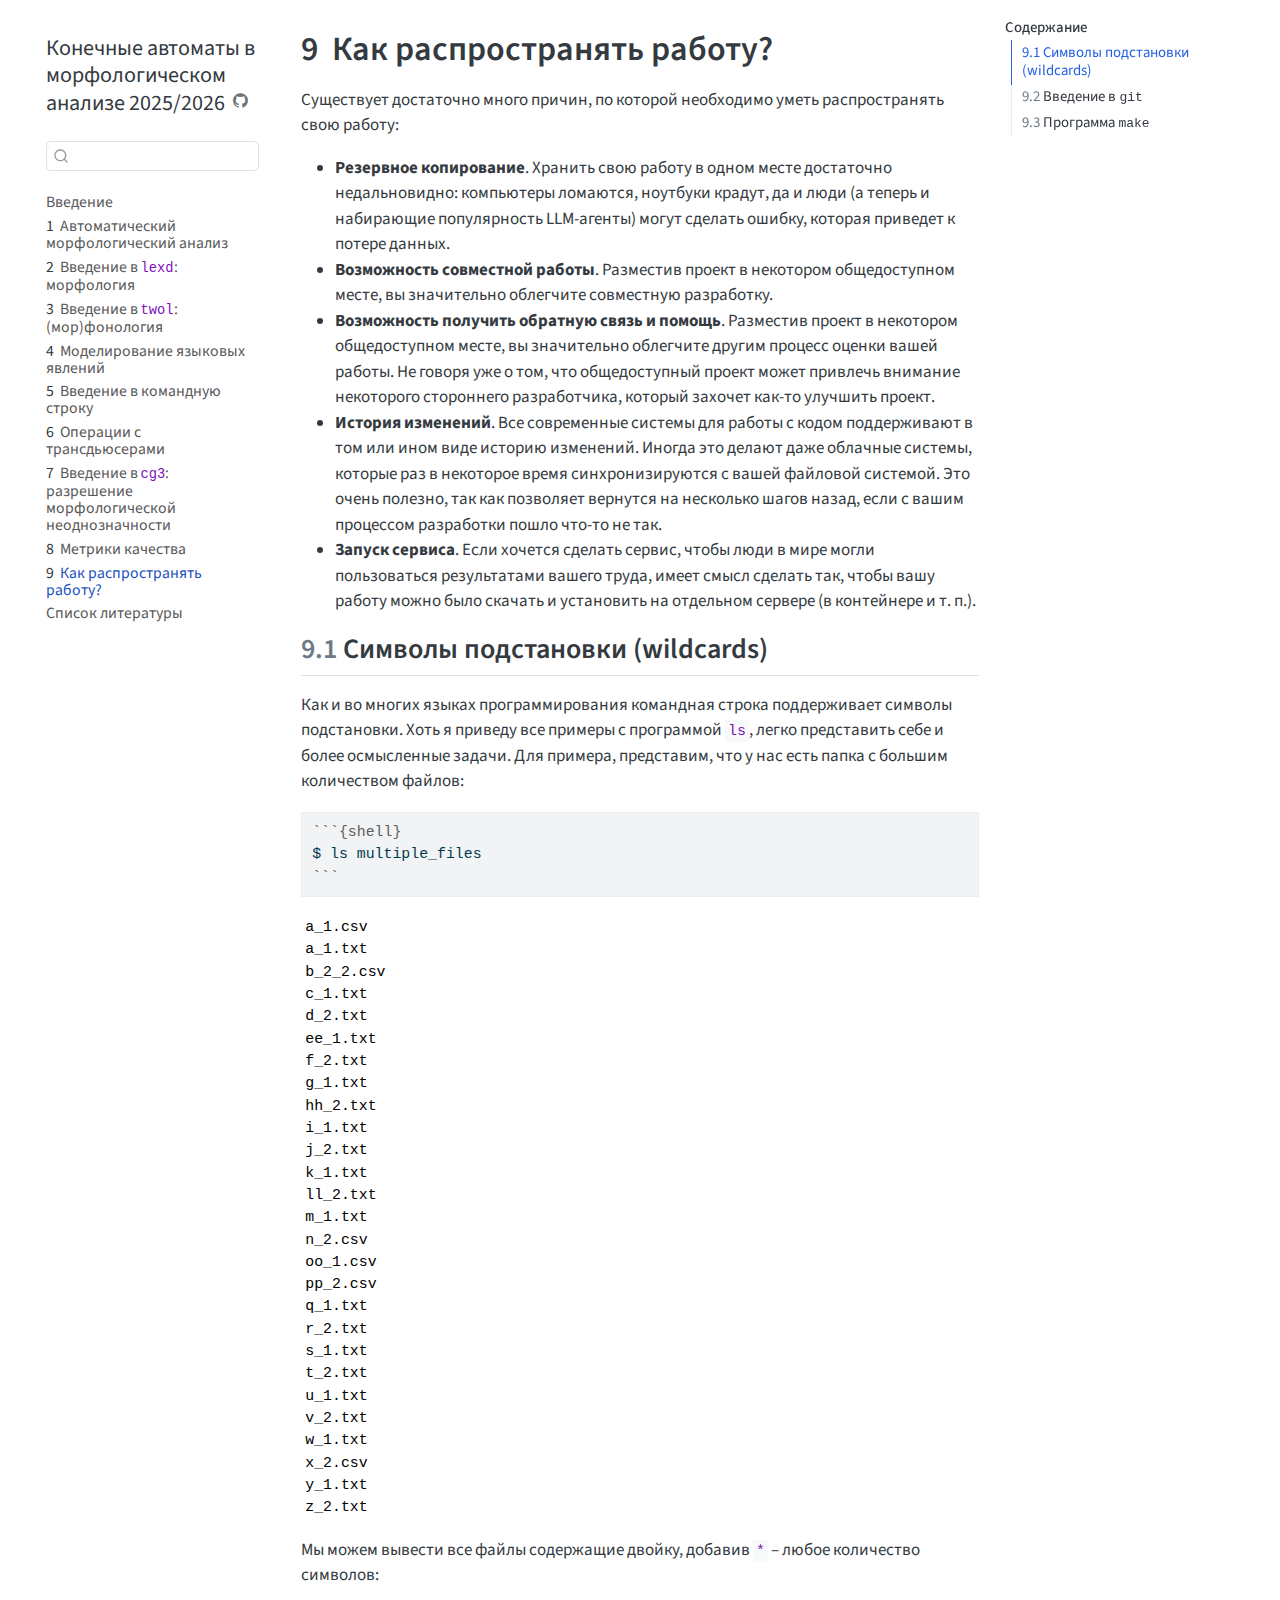
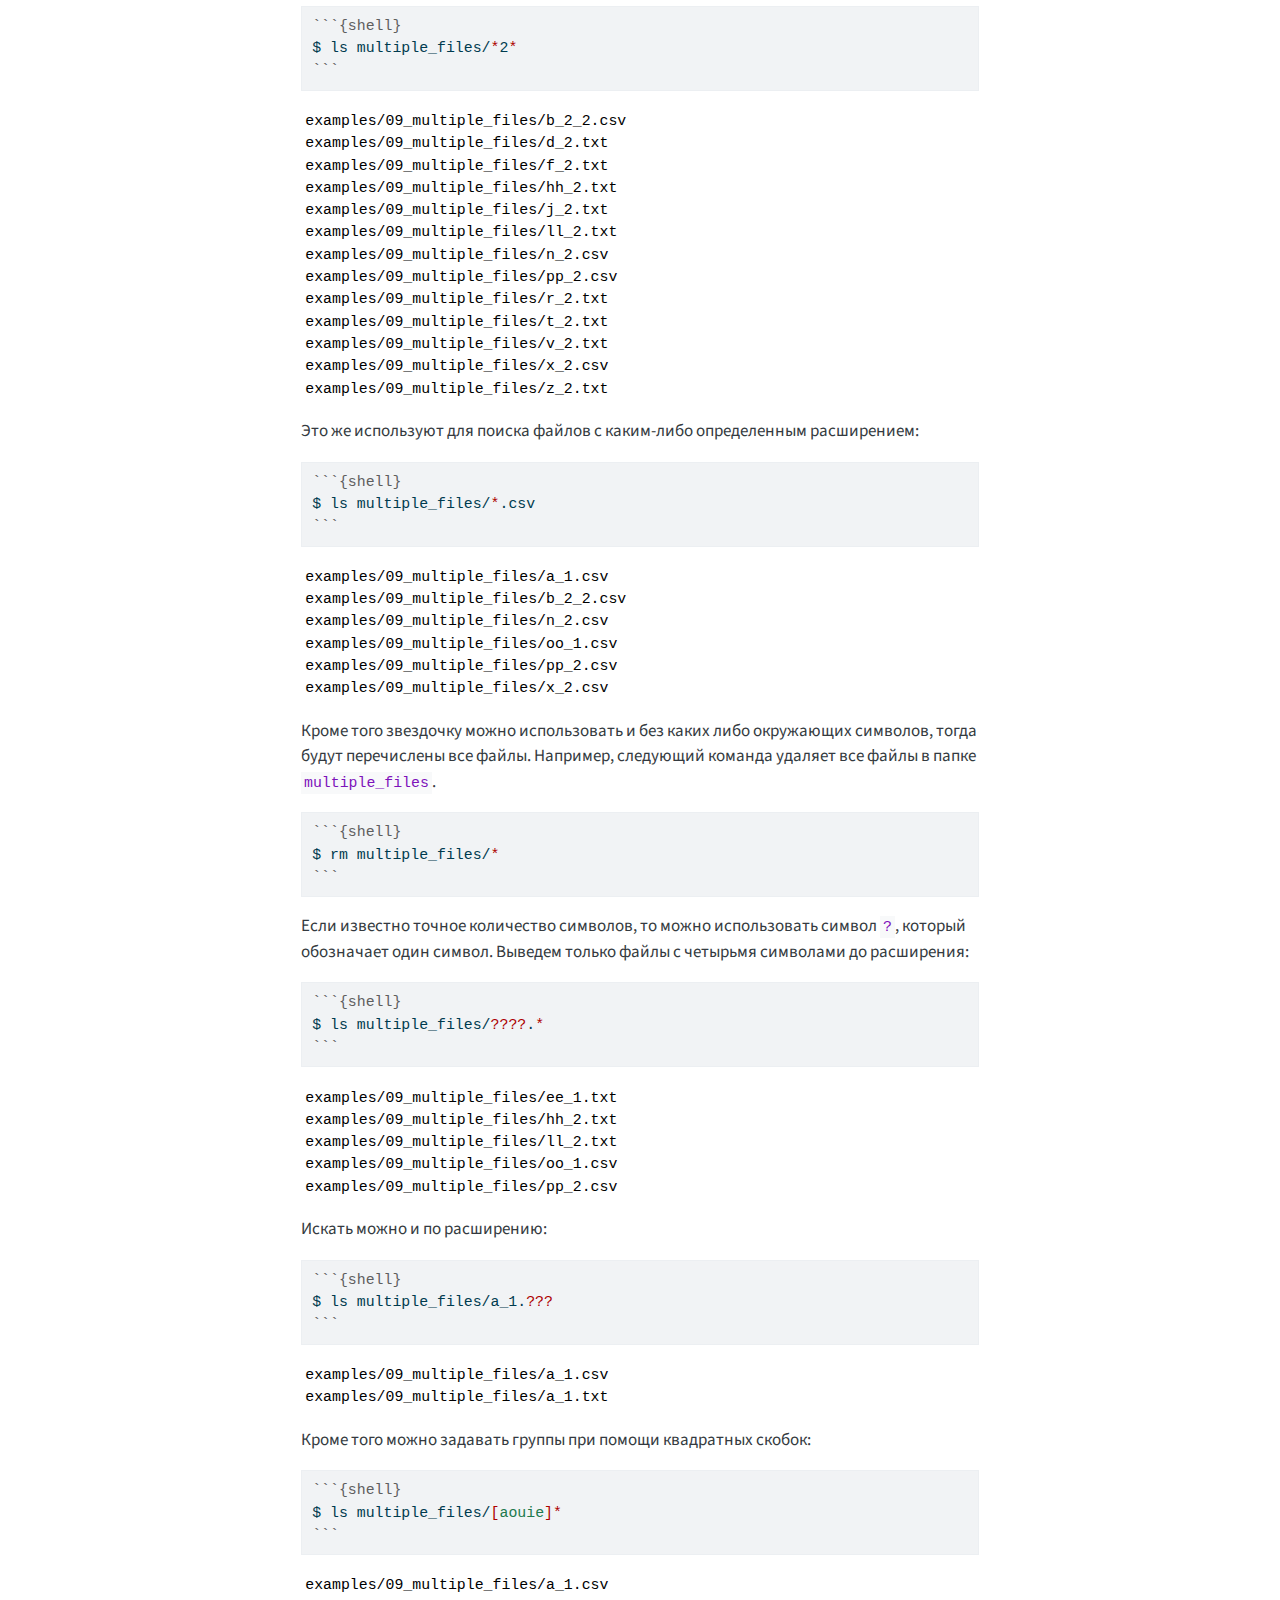
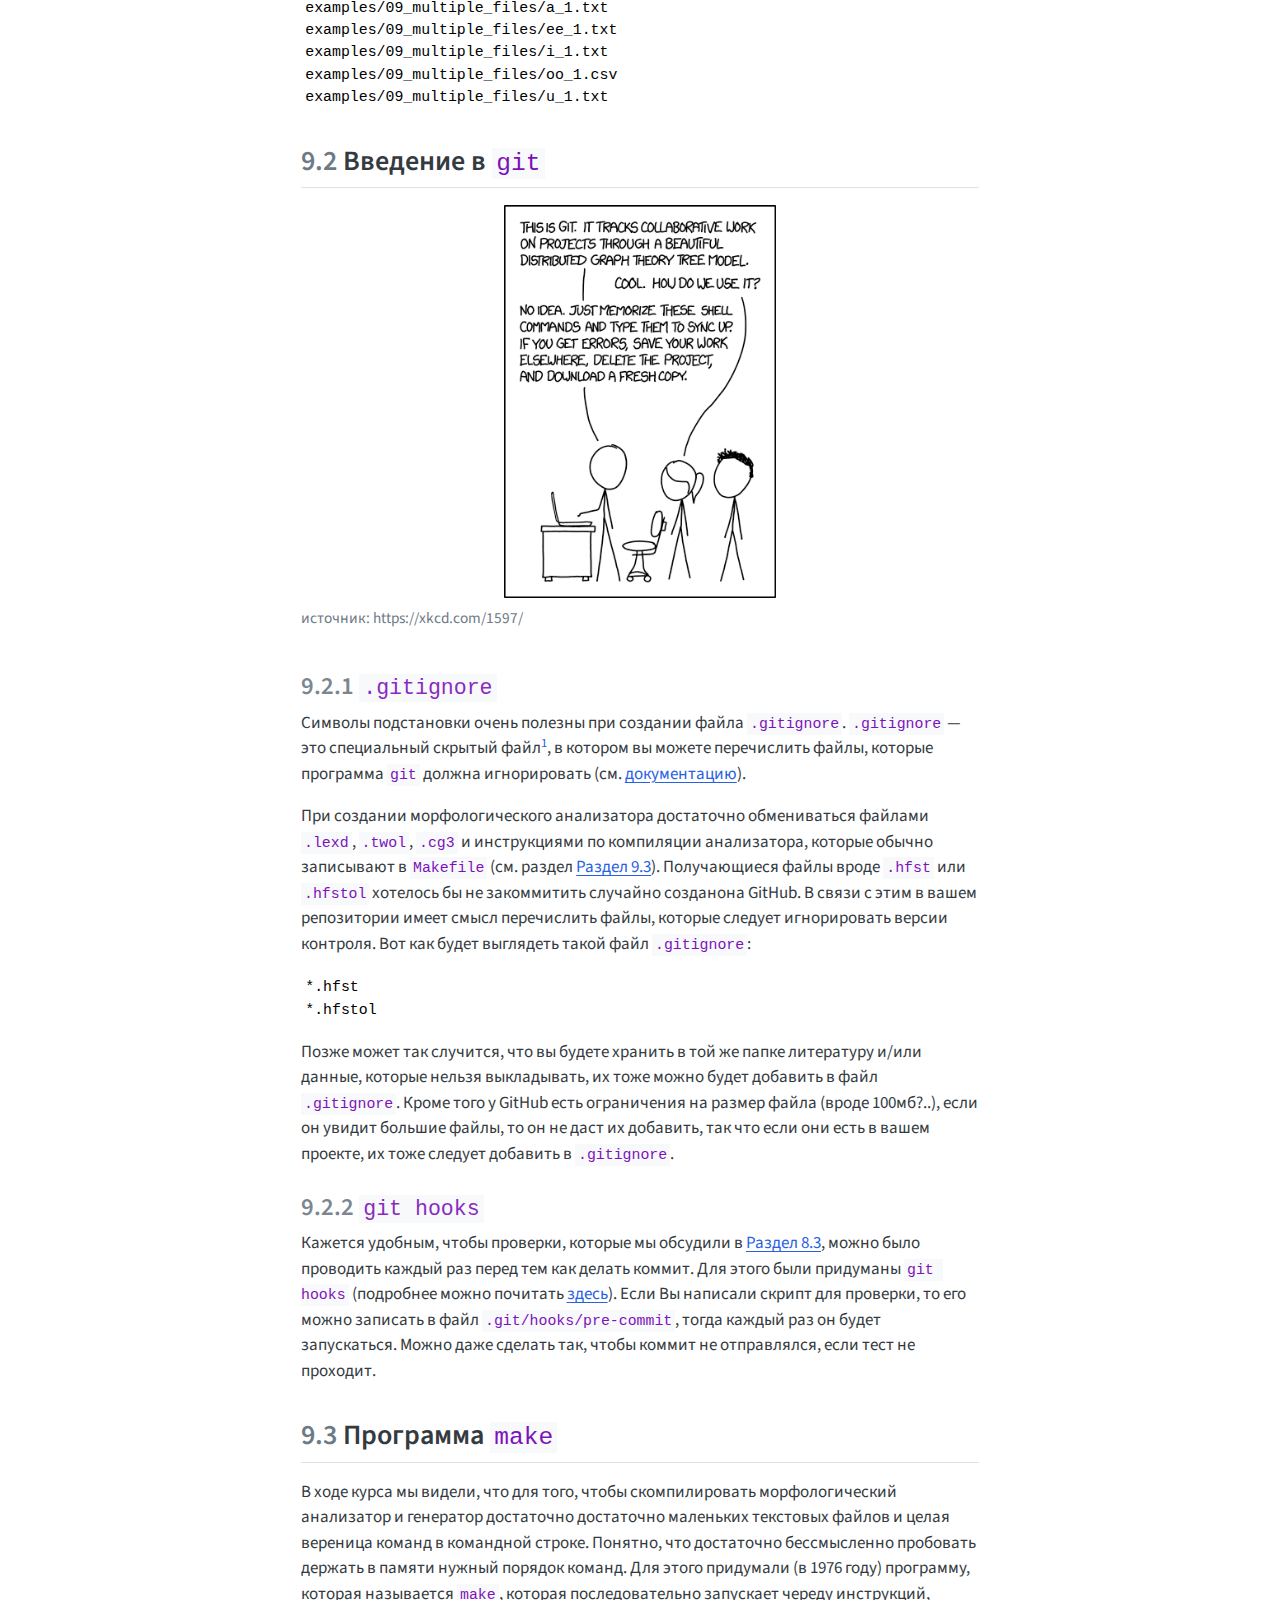
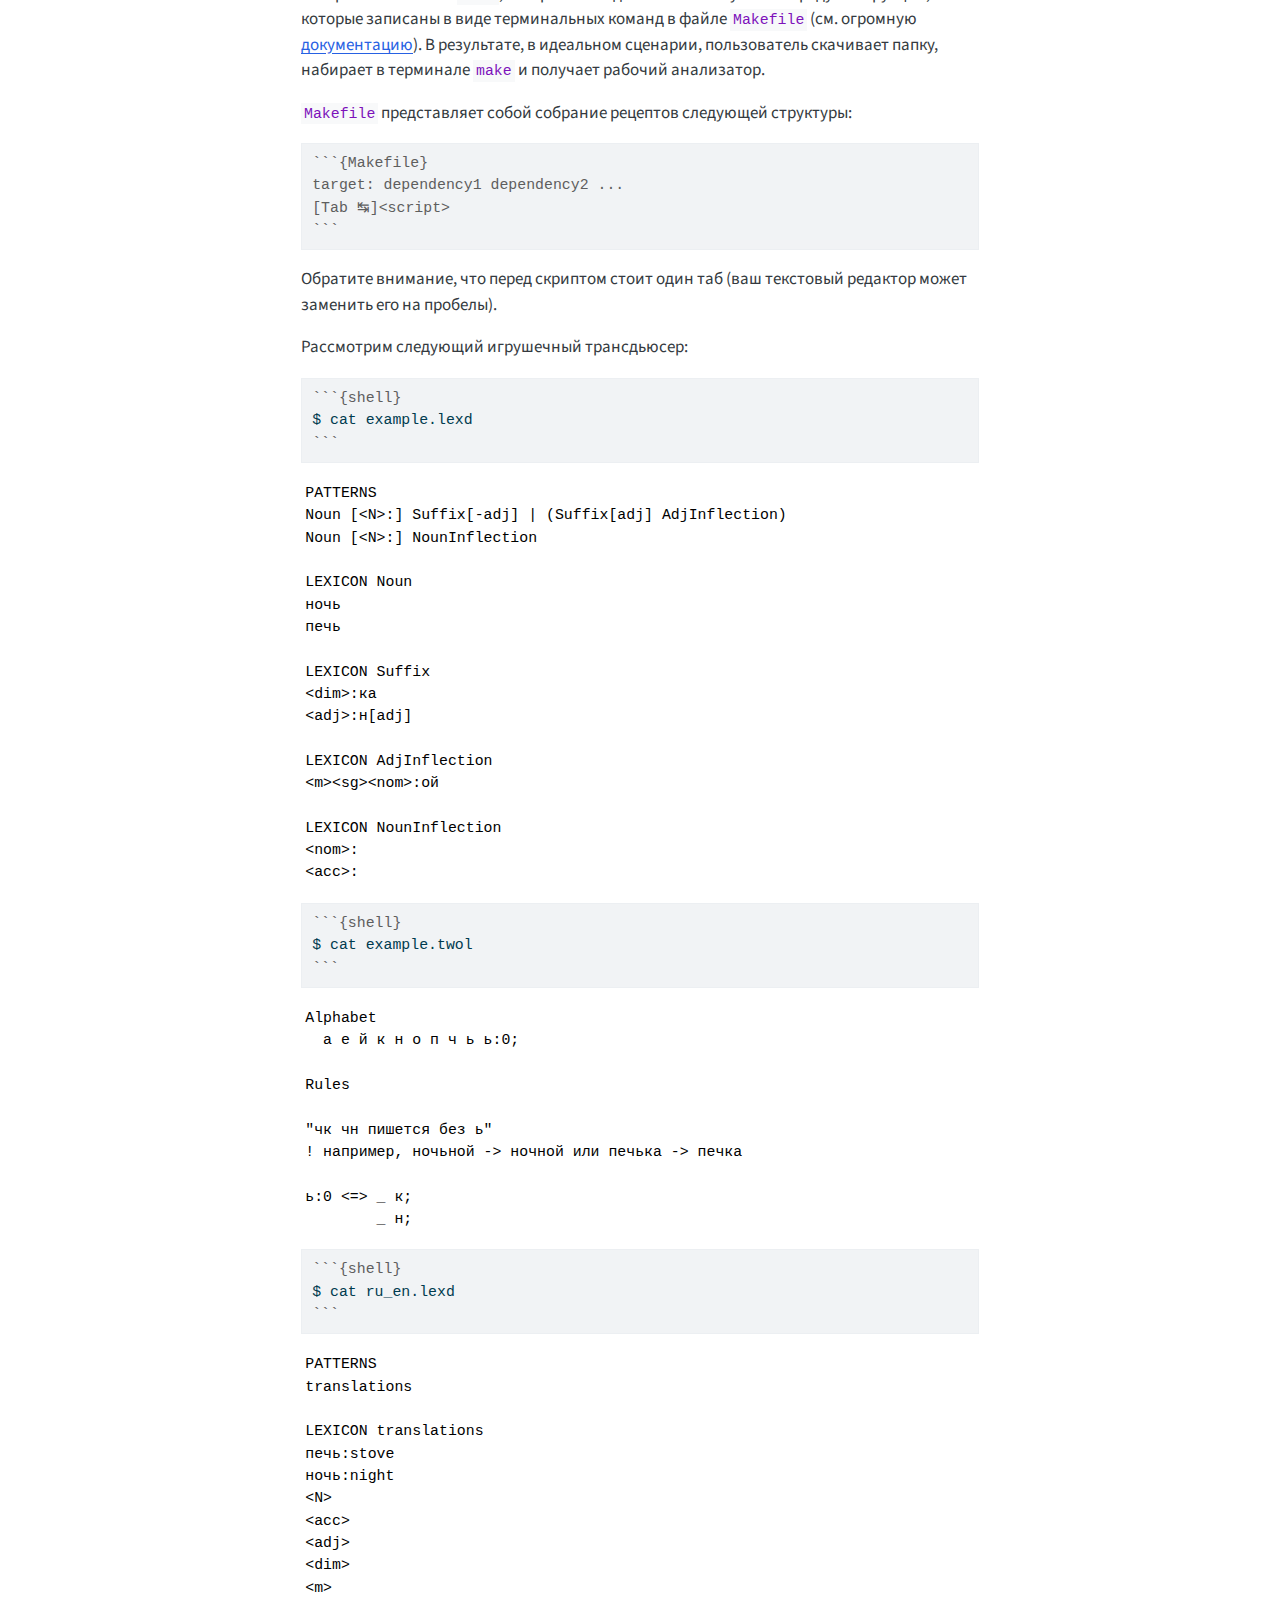
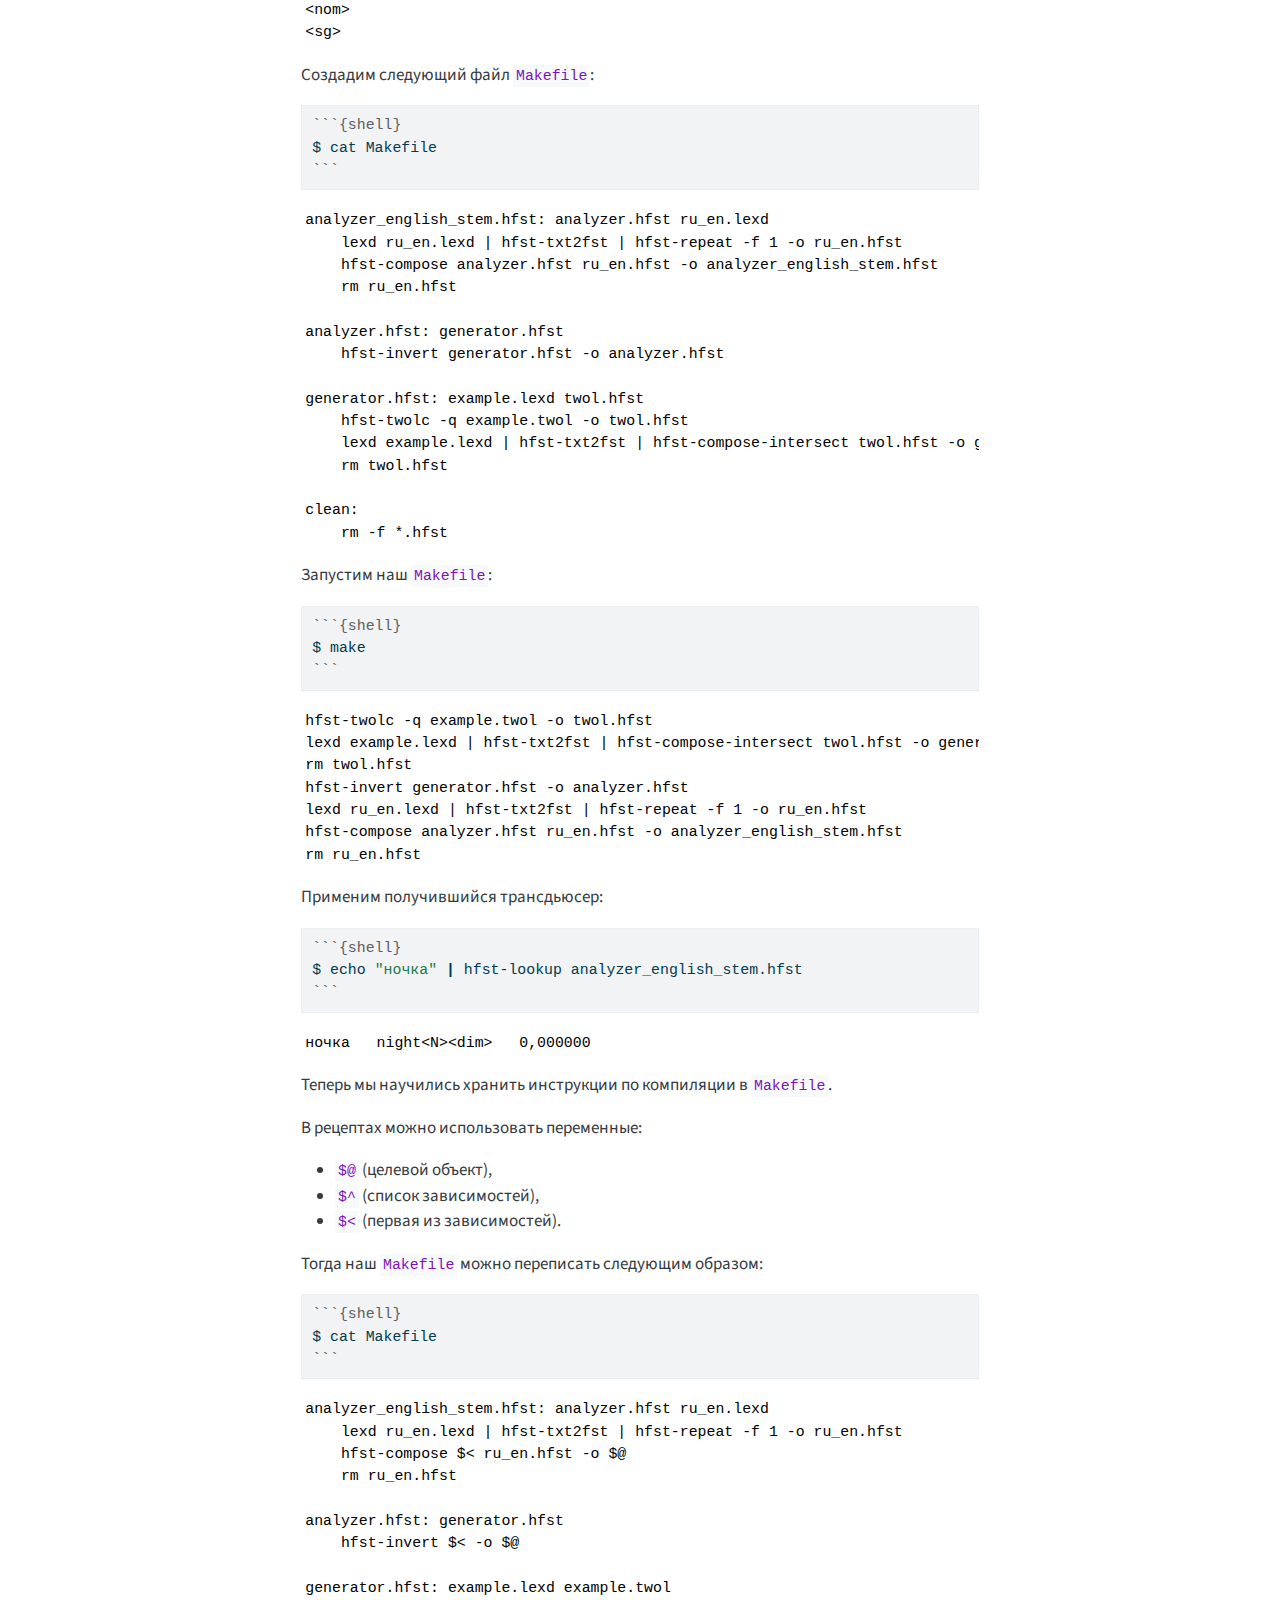
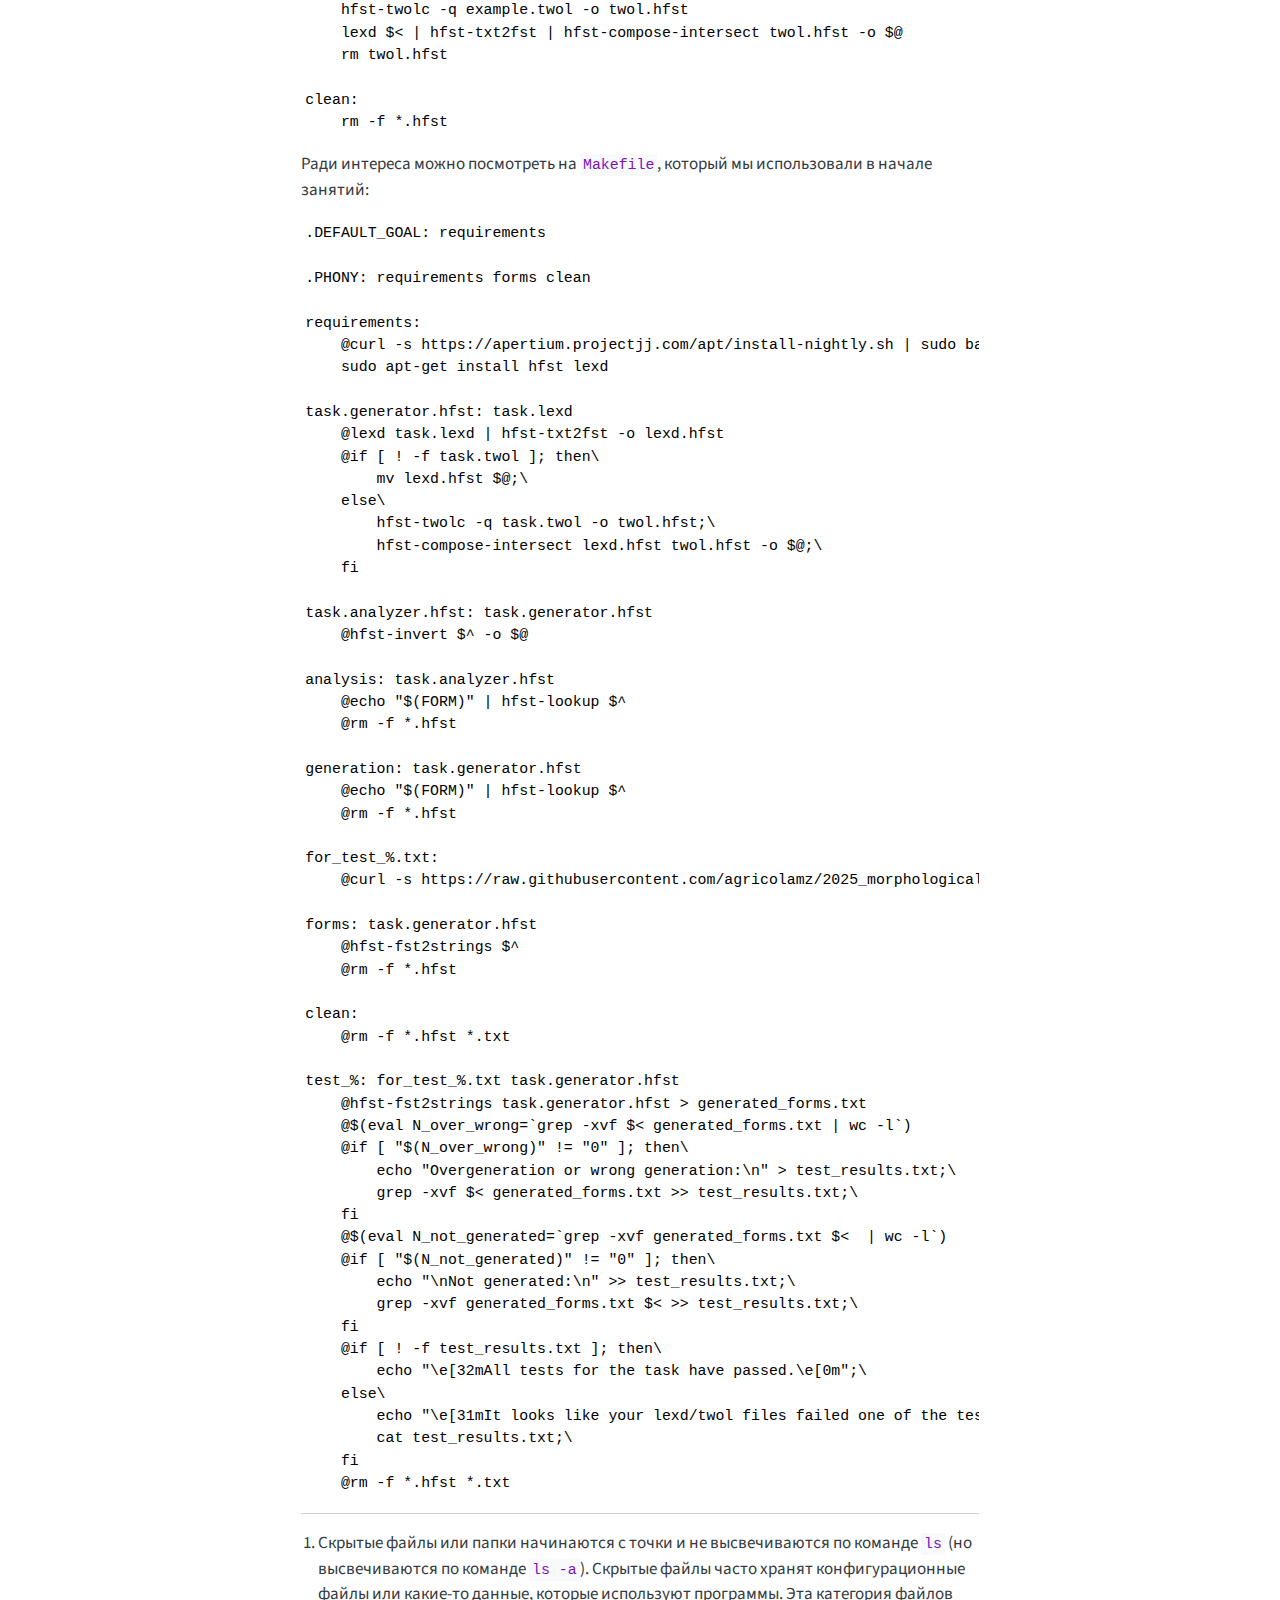
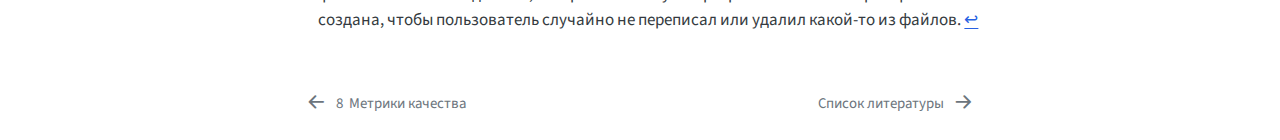
<file: docs/09_hygiene.html>
<!DOCTYPE html>
<html xmlns="http://www.w3.org/1999/xhtml" lang="ru" xml:lang="ru"><head>

<meta charset="utf-8">
<meta name="generator" content="quarto-1.7.29">

<meta name="viewport" content="width=device-width, initial-scale=1.0, user-scalable=yes">


<title>9&nbsp; Как распространять работу? – Конечные автоматы в морфологическом анализе 2025/2026</title>
<style>
code{white-space: pre-wrap;}
span.smallcaps{font-variant: small-caps;}
div.columns{display: flex; gap: min(4vw, 1.5em);}
div.column{flex: auto; overflow-x: auto;}
div.hanging-indent{margin-left: 1.5em; text-indent: -1.5em;}
ul.task-list{list-style: none;}
ul.task-list li input[type="checkbox"] {
  width: 0.8em;
  margin: 0 0.8em 0.2em -1em; /* quarto-specific, see https://github.com/quarto-dev/quarto-cli/issues/4556 */ 
  vertical-align: middle;
}
/* CSS for syntax highlighting */
html { -webkit-text-size-adjust: 100%; }
pre > code.sourceCode { white-space: pre; position: relative; }
pre > code.sourceCode > span { display: inline-block; line-height: 1.25; }
pre > code.sourceCode > span:empty { height: 1.2em; }
.sourceCode { overflow: visible; }
code.sourceCode > span { color: inherit; text-decoration: inherit; }
div.sourceCode { margin: 1em 0; }
pre.sourceCode { margin: 0; }
@media screen {
div.sourceCode { overflow: auto; }
}
@media print {
pre > code.sourceCode { white-space: pre-wrap; }
pre > code.sourceCode > span { text-indent: -5em; padding-left: 5em; }
}
pre.numberSource code
  { counter-reset: source-line 0; }
pre.numberSource code > span
  { position: relative; left: -4em; counter-increment: source-line; }
pre.numberSource code > span > a:first-child::before
  { content: counter(source-line);
    position: relative; left: -1em; text-align: right; vertical-align: baseline;
    border: none; display: inline-block;
    -webkit-touch-callout: none; -webkit-user-select: none;
    -khtml-user-select: none; -moz-user-select: none;
    -ms-user-select: none; user-select: none;
    padding: 0 4px; width: 4em;
  }
pre.numberSource { margin-left: 3em;  padding-left: 4px; }
div.sourceCode
  {   }
@media screen {
pre > code.sourceCode > span > a:first-child::before { text-decoration: underline; }
}
</style>


<script src="site_libs/quarto-nav/quarto-nav.js"></script>
<script src="site_libs/quarto-nav/headroom.min.js"></script>
<script src="site_libs/clipboard/clipboard.min.js"></script>
<script src="site_libs/quarto-search/autocomplete.umd.js"></script>
<script src="site_libs/quarto-search/fuse.min.js"></script>
<script src="site_libs/quarto-search/quarto-search.js"></script>
<meta name="quarto:offset" content="./">
<link href="./references.html" rel="next">
<link href="./08_coverage.html" rel="prev">
<script src="site_libs/quarto-html/quarto.js" type="module"></script>
<script src="site_libs/quarto-html/tabsets/tabsets.js" type="module"></script>
<script src="site_libs/quarto-html/popper.min.js"></script>
<script src="site_libs/quarto-html/tippy.umd.min.js"></script>
<script src="site_libs/quarto-html/anchor.min.js"></script>
<link href="site_libs/quarto-html/tippy.css" rel="stylesheet">
<link href="site_libs/quarto-html/quarto-syntax-highlighting-0815c480559380816a4d1ea211a47e91.css" rel="stylesheet" id="quarto-text-highlighting-styles">
<script src="site_libs/bootstrap/bootstrap.min.js"></script>
<link href="site_libs/bootstrap/bootstrap-icons.css" rel="stylesheet">
<link href="site_libs/bootstrap/bootstrap-320ad5607646c56df2c4e55503b78b49.min.css" rel="stylesheet" append-hash="true" id="quarto-bootstrap" data-mode="light">
<script id="quarto-search-options" type="application/json">{
  "location": "sidebar",
  "copy-button": false,
  "collapse-after": 3,
  "panel-placement": "start",
  "type": "textbox",
  "limit": 50,
  "keyboard-shortcut": [
    "f",
    "/",
    "s"
  ],
  "show-item-context": false,
  "language": {
    "search-no-results-text": "Поиск не дал результатов",
    "search-matching-documents-text": "Результаты поиска",
    "search-copy-link-title": "Скопировать ссылку",
    "search-hide-matches-text": "Скрыть дополнительные результаты",
    "search-more-match-text": "дополнительный результат в этом документе",
    "search-more-matches-text": "дополнительных результата(-ов) в этом документе",
    "search-clear-button-title": "Очистить",
    "search-text-placeholder": "",
    "search-detached-cancel-button-title": "Отменить",
    "search-submit-button-title": "Найти",
    "search-label": "Поиск"
  }
}</script>
<link href="site_libs/pagedtable-1.1/css/pagedtable.css" rel="stylesheet">
<script src="site_libs/pagedtable-1.1/js/pagedtable.js"></script>


<link rel="stylesheet" href="styles.css">
</head>

<body class="nav-sidebar floating quarto-light">

<div id="quarto-search-results"></div>
  <header id="quarto-header" class="headroom fixed-top">
  <nav class="quarto-secondary-nav">
    <div class="container-fluid d-flex">
      <button type="button" class="quarto-btn-toggle btn" data-bs-toggle="collapse" role="button" data-bs-target=".quarto-sidebar-collapse-item" aria-controls="quarto-sidebar" aria-expanded="false" aria-label="Переключить боковую панель навигации" onclick="if (window.quartoToggleHeadroom) { window.quartoToggleHeadroom(); }">
        <i class="bi bi-layout-text-sidebar-reverse"></i>
      </button>
        <nav class="quarto-page-breadcrumbs" aria-label="breadcrumb"><ol class="breadcrumb"><li class="breadcrumb-item"><a href="./09_hygiene.html"><span class="chapter-number">9</span>&nbsp; <span class="chapter-title">Как распространять работу?</span></a></li></ol></nav>
        <a class="flex-grow-1" role="navigation" data-bs-toggle="collapse" data-bs-target=".quarto-sidebar-collapse-item" aria-controls="quarto-sidebar" aria-expanded="false" aria-label="Переключить боковую панель навигации" onclick="if (window.quartoToggleHeadroom) { window.quartoToggleHeadroom(); }">      
        </a>
      <button type="button" class="btn quarto-search-button" aria-label="Поиск" onclick="window.quartoOpenSearch();">
        <i class="bi bi-search"></i>
      </button>
    </div>
  </nav>
</header>
<!-- content -->
<div id="quarto-content" class="quarto-container page-columns page-rows-contents page-layout-full">
<!-- sidebar -->
  <nav id="quarto-sidebar" class="sidebar collapse collapse-horizontal quarto-sidebar-collapse-item sidebar-navigation floating overflow-auto">
    <div class="pt-lg-2 mt-2 text-left sidebar-header">
    <div class="sidebar-title mb-0 py-0">
      <a href="./">Конечные автоматы в морфологическом анализе 2025/2026</a> 
        <div class="sidebar-tools-main">
    <a href="https://github.com/agricolamz/2026_morphological_transducers/" title="Source Code" class="quarto-navigation-tool px-1" aria-label="Source Code"><i class="bi bi-github"></i></a>
</div>
    </div>
      </div>
        <div class="mt-2 flex-shrink-0 align-items-center">
        <div class="sidebar-search">
        <div id="quarto-search" class="" title="Поиск"></div>
        </div>
        </div>
    <div class="sidebar-menu-container"> 
    <ul class="list-unstyled mt-1">
        <li class="sidebar-item">
  <div class="sidebar-item-container"> 
  <a href="./index.html" class="sidebar-item-text sidebar-link">
 <span class="menu-text">Введение</span></a>
  </div>
</li>
        <li class="sidebar-item">
  <div class="sidebar-item-container"> 
  <a href="./01_introduction_to_transducers.html" class="sidebar-item-text sidebar-link">
 <span class="menu-text"><span class="chapter-number">1</span>&nbsp; <span class="chapter-title">Автоматический морфологический анализ</span></span></a>
  </div>
</li>
        <li class="sidebar-item">
  <div class="sidebar-item-container"> 
  <a href="./02_introduction_to_lexd.html" class="sidebar-item-text sidebar-link">
 <span class="menu-text"><span class="chapter-number">2</span>&nbsp; <span class="chapter-title">Введение в <code>lexd</code>: морфология</span></span></a>
  </div>
</li>
        <li class="sidebar-item">
  <div class="sidebar-item-container"> 
  <a href="./03_phonological_rules.html" class="sidebar-item-text sidebar-link">
 <span class="menu-text"><span class="chapter-number">3</span>&nbsp; <span class="chapter-title">Введение в <code>twol</code>: (мор)фонология</span></span></a>
  </div>
</li>
        <li class="sidebar-item">
  <div class="sidebar-item-container"> 
  <a href="./04_language_tasks.html" class="sidebar-item-text sidebar-link">
 <span class="menu-text"><span class="chapter-number">4</span>&nbsp; <span class="chapter-title">Моделирование языковых явлений</span></span></a>
  </div>
</li>
        <li class="sidebar-item">
  <div class="sidebar-item-container"> 
  <a href="./05_technical_class.html" class="sidebar-item-text sidebar-link">
 <span class="menu-text"><span class="chapter-number">5</span>&nbsp; <span class="chapter-title">Введение в командную строку</span></span></a>
  </div>
</li>
        <li class="sidebar-item">
  <div class="sidebar-item-container"> 
  <a href="./06_transducer_manipulation.html" class="sidebar-item-text sidebar-link">
 <span class="menu-text"><span class="chapter-number">6</span>&nbsp; <span class="chapter-title">Операции с трансдьюсерами</span></span></a>
  </div>
</li>
        <li class="sidebar-item">
  <div class="sidebar-item-container"> 
  <a href="./07_disambiguation.html" class="sidebar-item-text sidebar-link">
 <span class="menu-text"><span class="chapter-number">7</span>&nbsp; <span class="chapter-title">Введение в <code>cg3</code>: разрешение морфологической неоднозначности</span></span></a>
  </div>
</li>
        <li class="sidebar-item">
  <div class="sidebar-item-container"> 
  <a href="./08_coverage.html" class="sidebar-item-text sidebar-link">
 <span class="menu-text"><span class="chapter-number">8</span>&nbsp; <span class="chapter-title">Метрики качества</span></span></a>
  </div>
</li>
        <li class="sidebar-item">
  <div class="sidebar-item-container"> 
  <a href="./09_hygiene.html" class="sidebar-item-text sidebar-link active">
 <span class="menu-text"><span class="chapter-number">9</span>&nbsp; <span class="chapter-title">Как распространять работу?</span></span></a>
  </div>
</li>
        <li class="sidebar-item">
  <div class="sidebar-item-container"> 
  <a href="./references.html" class="sidebar-item-text sidebar-link">
 <span class="menu-text">Список литературы</span></a>
  </div>
</li>
    </ul>
    </div>
</nav>
<div id="quarto-sidebar-glass" class="quarto-sidebar-collapse-item" data-bs-toggle="collapse" data-bs-target=".quarto-sidebar-collapse-item"></div>
<!-- margin-sidebar -->
    <div id="quarto-margin-sidebar" class="sidebar margin-sidebar">
        <nav id="TOC" role="doc-toc" class="toc-active">
    <h2 id="toc-title">Содержание</h2>
   
  <ul>
  <li><a href="#cимволы-подстановки-wildcards" id="toc-cимволы-подстановки-wildcards" class="nav-link active" data-scroll-target="#cимволы-подстановки-wildcards"><span class="header-section-number">9.1</span> Cимволы подстановки (wildcards)</a></li>
  <li><a href="#введение-в-git" id="toc-введение-в-git" class="nav-link" data-scroll-target="#введение-в-git"><span class="header-section-number">9.2</span> Введение в <code>git</code></a>
  <ul class="collapse">
  <li><a href="#gitignore" id="toc-gitignore" class="nav-link" data-scroll-target="#gitignore"><span class="header-section-number">9.2.1</span> <code>.gitignore</code></a></li>
  <li><a href="#git-hooks" id="toc-git-hooks" class="nav-link" data-scroll-target="#git-hooks"><span class="header-section-number">9.2.2</span> <code>git hooks</code></a></li>
  </ul></li>
  <li><a href="#sec-makefile" id="toc-sec-makefile" class="nav-link" data-scroll-target="#sec-makefile"><span class="header-section-number">9.3</span> Программа <code>make</code></a></li>
  </ul>
</nav>
    </div>
<!-- main -->
<main class="content column-body" id="quarto-document-content">

<header id="title-block-header" class="quarto-title-block default">
<div class="quarto-title">
<h1 class="title"><span class="chapter-number">9</span>&nbsp; <span class="chapter-title">Как распространять работу?</span></h1>
</div>



<div class="quarto-title-meta column-body">

    
  
    
  </div>
  


</header>


<p>Существует достаточно много причин, по которой необходимо уметь распространять свою работу:</p>
<ul>
<li><strong>Резервное копирование</strong>. Хранить свою работу в одном месте достаточно недальновидно: компьютеры ломаются, ноутбуки крадут, да и люди (а теперь и набирающие популярность LLM-агенты) могут сделать ошибку, которая приведет к потере данных.</li>
<li><strong>Возможность совместной работы</strong>. Разместив проект в некотором общедоступном месте, вы значительно облегчите совместную разработку.</li>
<li><strong>Возможность получить обратную связь и помощь</strong>. Разместив проект в некотором общедоступном месте, вы значительно облегчите другим процесс оценки вашей работы. Не говоря уже о том, что общедоступный проект может привлечь внимание некоторого стороннего разработчика, который захочет как-то улучшить проект.</li>
<li><strong>История изменений</strong>. Все современные системы для работы с кодом поддерживают в том или ином виде историю изменений. Иногда это делают даже облачные системы, которые раз в некоторое время синхронизируются с вашей файловой системой. Это очень полезно, так как позволяет вернутся на несколько шагов назад, если с вашим процессом разработки пошло что-то не так.</li>
<li><strong>Запуск сервиса</strong>. Если хочется сделать сервис, чтобы люди в мире могли пользоваться результатами вашего труда, имеет смысл сделать так, чтобы вашу работу можно было скачать и установить на отдельном сервере (в контейнере и т. п.).</li>
</ul>
<section id="cимволы-подстановки-wildcards" class="level2" data-number="9.1">
<h2 data-number="9.1" class="anchored" data-anchor-id="cимволы-подстановки-wildcards"><span class="header-section-number">9.1</span> Cимволы подстановки (wildcards)</h2>
<p>Как и во многих языках программирования командная строка поддерживает символы подстановки. Хоть я приведу все примеры с программой <code>ls</code>, легко представить себе и более осмысленные задачи. Для примера, представим, что у нас есть папка с большим количеством файлов:</p>
<div class="sourceCode" id="cb1"><pre class="sourceCode markdown code-with-copy"><code class="sourceCode markdown"><span id="cb1-1"><a href="#cb1-1" aria-hidden="true" tabindex="-1"></a><span class="in">```{shell}</span></span>
<span id="cb1-2"><a href="#cb1-2" aria-hidden="true" tabindex="-1"></a><span class="ex">$</span> ls multiple_files</span>
<span id="cb1-3"><a href="#cb1-3" aria-hidden="true" tabindex="-1"></a><span class="in">```</span></span></code><button title="Скопировать текст" class="code-copy-button"><i class="bi"></i></button></pre></div>
<div class="cell">
<div class="cell-output cell-output-stdout">
<pre><code>a_1.csv
a_1.txt
b_2_2.csv
c_1.txt
d_2.txt
ee_1.txt
f_2.txt
g_1.txt
hh_2.txt
i_1.txt
j_2.txt
k_1.txt
ll_2.txt
m_1.txt
n_2.csv
oo_1.csv
pp_2.csv
q_1.txt
r_2.txt
s_1.txt
t_2.txt
u_1.txt
v_2.txt
w_1.txt
x_2.csv
y_1.txt
z_2.txt</code></pre>
</div>
</div>
<p>Мы можем вывести все файлы содержащие двойку, добавив <code>*</code> – любое количество символов:</p>
<div class="sourceCode" id="cb3"><pre class="sourceCode markdown code-with-copy"><code class="sourceCode markdown"><span id="cb3-1"><a href="#cb3-1" aria-hidden="true" tabindex="-1"></a><span class="in">```{shell}</span></span>
<span id="cb3-2"><a href="#cb3-2" aria-hidden="true" tabindex="-1"></a><span class="ex">$</span> ls multiple_files/<span class="pp">*</span>2<span class="pp">*</span></span>
<span id="cb3-3"><a href="#cb3-3" aria-hidden="true" tabindex="-1"></a><span class="in">```</span></span></code><button title="Скопировать текст" class="code-copy-button"><i class="bi"></i></button></pre></div>
<div class="cell">
<div class="cell-output cell-output-stdout">
<pre><code>examples/09_multiple_files/b_2_2.csv
examples/09_multiple_files/d_2.txt
examples/09_multiple_files/f_2.txt
examples/09_multiple_files/hh_2.txt
examples/09_multiple_files/j_2.txt
examples/09_multiple_files/ll_2.txt
examples/09_multiple_files/n_2.csv
examples/09_multiple_files/pp_2.csv
examples/09_multiple_files/r_2.txt
examples/09_multiple_files/t_2.txt
examples/09_multiple_files/v_2.txt
examples/09_multiple_files/x_2.csv
examples/09_multiple_files/z_2.txt</code></pre>
</div>
</div>
<p>Это же используют для поиска файлов с каким-либо определенным расширением:</p>
<div class="sourceCode" id="cb5"><pre class="sourceCode markdown code-with-copy"><code class="sourceCode markdown"><span id="cb5-1"><a href="#cb5-1" aria-hidden="true" tabindex="-1"></a><span class="in">```{shell}</span></span>
<span id="cb5-2"><a href="#cb5-2" aria-hidden="true" tabindex="-1"></a><span class="ex">$</span> ls multiple_files/<span class="pp">*</span>.csv</span>
<span id="cb5-3"><a href="#cb5-3" aria-hidden="true" tabindex="-1"></a><span class="in">```</span></span></code><button title="Скопировать текст" class="code-copy-button"><i class="bi"></i></button></pre></div>
<div class="cell">
<div class="cell-output cell-output-stdout">
<pre><code>examples/09_multiple_files/a_1.csv
examples/09_multiple_files/b_2_2.csv
examples/09_multiple_files/n_2.csv
examples/09_multiple_files/oo_1.csv
examples/09_multiple_files/pp_2.csv
examples/09_multiple_files/x_2.csv</code></pre>
</div>
</div>
<p>Кроме того звездочку можно использовать и без каких либо окружающих символов, тогда будут перечислены все файлы. Например, следующий команда удаляет все файлы в папке <code>multiple_files</code>.</p>
<div class="sourceCode" id="cb7"><pre class="sourceCode markdown code-with-copy"><code class="sourceCode markdown"><span id="cb7-1"><a href="#cb7-1" aria-hidden="true" tabindex="-1"></a><span class="in">```{shell}</span></span>
<span id="cb7-2"><a href="#cb7-2" aria-hidden="true" tabindex="-1"></a><span class="ex">$</span> rm multiple_files/<span class="pp">*</span></span>
<span id="cb7-3"><a href="#cb7-3" aria-hidden="true" tabindex="-1"></a><span class="in">```</span></span></code><button title="Скопировать текст" class="code-copy-button"><i class="bi"></i></button></pre></div>
<p>Если известно точное количество символов, то можно использовать символ <code>?</code>, который обозначает один символ. Выведем только файлы с четырьмя символами до расширения:</p>
<div class="sourceCode" id="cb8"><pre class="sourceCode markdown code-with-copy"><code class="sourceCode markdown"><span id="cb8-1"><a href="#cb8-1" aria-hidden="true" tabindex="-1"></a><span class="in">```{shell}</span></span>
<span id="cb8-2"><a href="#cb8-2" aria-hidden="true" tabindex="-1"></a><span class="ex">$</span> ls multiple_files/<span class="pp">????</span>.<span class="pp">*</span></span>
<span id="cb8-3"><a href="#cb8-3" aria-hidden="true" tabindex="-1"></a><span class="in">```</span></span></code><button title="Скопировать текст" class="code-copy-button"><i class="bi"></i></button></pre></div>
<div class="cell">
<div class="cell-output cell-output-stdout">
<pre><code>examples/09_multiple_files/ee_1.txt
examples/09_multiple_files/hh_2.txt
examples/09_multiple_files/ll_2.txt
examples/09_multiple_files/oo_1.csv
examples/09_multiple_files/pp_2.csv</code></pre>
</div>
</div>
<p>Искать можно и по расширению:</p>
<div class="sourceCode" id="cb10"><pre class="sourceCode markdown code-with-copy"><code class="sourceCode markdown"><span id="cb10-1"><a href="#cb10-1" aria-hidden="true" tabindex="-1"></a><span class="in">```{shell}</span></span>
<span id="cb10-2"><a href="#cb10-2" aria-hidden="true" tabindex="-1"></a><span class="ex">$</span> ls multiple_files/a_1.<span class="pp">???</span></span>
<span id="cb10-3"><a href="#cb10-3" aria-hidden="true" tabindex="-1"></a><span class="in">```</span></span></code><button title="Скопировать текст" class="code-copy-button"><i class="bi"></i></button></pre></div>
<div class="cell">
<div class="cell-output cell-output-stdout">
<pre><code>examples/09_multiple_files/a_1.csv
examples/09_multiple_files/a_1.txt</code></pre>
</div>
</div>
<p>Кроме того можно задавать группы при помощи квадратных скобок:</p>
<div class="sourceCode" id="cb12"><pre class="sourceCode markdown code-with-copy"><code class="sourceCode markdown"><span id="cb12-1"><a href="#cb12-1" aria-hidden="true" tabindex="-1"></a><span class="in">```{shell}</span></span>
<span id="cb12-2"><a href="#cb12-2" aria-hidden="true" tabindex="-1"></a><span class="ex">$</span> ls multiple_files/<span class="pp">[</span><span class="ss">aouie</span><span class="pp">]*</span></span>
<span id="cb12-3"><a href="#cb12-3" aria-hidden="true" tabindex="-1"></a><span class="in">```</span></span></code><button title="Скопировать текст" class="code-copy-button"><i class="bi"></i></button></pre></div>
<div class="cell">
<div class="cell-output cell-output-stdout">
<pre><code>examples/09_multiple_files/a_1.csv
examples/09_multiple_files/a_1.txt
examples/09_multiple_files/ee_1.txt
examples/09_multiple_files/i_1.txt
examples/09_multiple_files/oo_1.csv
examples/09_multiple_files/u_1.txt</code></pre>
</div>
</div>
</section>
<section id="введение-в-git" class="level2" data-number="9.2">
<h2 data-number="9.2" class="anchored" data-anchor-id="введение-в-git"><span class="header-section-number">9.2</span> Введение в <code>git</code></h2>
<div class="cell" data-layout-align="center">
<div class="cell-output-display">
<div class="quarto-figure quarto-figure-center">
<figure class="figure">
<p><img src="images/09_01_xkcd.png" class="img-fluid figure-img" style="width:40.0%"></p>
<figcaption>источник: https://xkcd.com/1597/</figcaption>
</figure>
</div>
</div>
</div>
<section id="gitignore" class="level3" data-number="9.2.1">
<h3 data-number="9.2.1" class="anchored" data-anchor-id="gitignore"><span class="header-section-number">9.2.1</span> <code>.gitignore</code></h3>
<p>Символы подстановки очень полезны при создании файла <code>.gitignore</code>. <code>.gitignore</code> — это специальный скрытый файл<a href="#fn1" class="footnote-ref" id="fnref1" role="doc-noteref"><sup>1</sup></a>, в котором вы можете перечислить файлы, которые программа <code>git</code> должна игнорировать (см. <a href="https://git-scm.com/docs/gitignore">документацию</a>).</p>
<p>При создании морфологического анализатора достаточно обмениваться файлами <code>.lexd</code>, <code>.twol</code>, <code>.cg3</code> и инструкциями по компиляции анализатора, которые обычно записывают в <code>Makefile</code> (см. раздел <a href="#sec-makefile" class="quarto-xref"><span>Раздел 9.3</span></a>). Получающиеся файлы вроде <code>.hfst</code> или <code>.hfstol</code> хотелось бы не закоммитить случайно созданона GitHub. В связи с этим в вашем репозитории имеет смысл перечислить файлы, которые следует игнорировать версии контроля. Вот как будет выглядеть такой файл <code>.gitignore</code>:</p>
<pre><code>*.hfst
*.hfstol</code></pre>
<p>Позже может так случится, что вы будете хранить в той же папке литературу и/или данные, которые нельзя выкладывать, их тоже можно будет добавить в файл <code>.gitignore</code>. Кроме того у GitHub есть ограничения на размер файла (вроде 100мб?..), если он увидит большие файлы, то он не даст их добавить, так что если они есть в вашем проекте, их тоже следует добавить в <code>.gitignore</code>.</p>
</section>
<section id="git-hooks" class="level3" data-number="9.2.2">
<h3 data-number="9.2.2" class="anchored" data-anchor-id="git-hooks"><span class="header-section-number">9.2.2</span> <code>git hooks</code></h3>
<p>Кажется удобным, чтобы проверки, которые мы обсудили в <a href="08_coverage.html#sec-tests" class="quarto-xref"><span>Раздел 8.3</span></a>, можно было проводить каждый раз перед тем как делать коммит. Для этого были придуманы <code>git hooks</code> (подробнее можно почитать <a href="https://git-scm.com/book/en/v2/Customizing-Git-Git-Hooks">здесь</a>). Если Вы написали скрипт для проверки, то его можно записать в файл <code>.git/hooks/pre-commit</code>, тогда каждый раз он будет запускаться. Можно даже сделать так, чтобы коммит не отправлялся, если тест не проходит.</p>
</section>
</section>
<section id="sec-makefile" class="level2" data-number="9.3">
<h2 data-number="9.3" class="anchored" data-anchor-id="sec-makefile"><span class="header-section-number">9.3</span> Программа <code>make</code></h2>
<p>В ходе курса мы видели, что для того, чтобы скомпилировать морфологический анализатор и генератор достаточно достаточно маленьких текстовых файлов и целая вереница команд в командной строке. Понятно, что достаточно бессмысленно пробовать держать в памяти нужный порядок команд. Для этого придумали (в 1976 году) программу, которая называется <code>make</code>, которая последовательно запускает череду инструкций, которые записаны в виде терминальных команд в файле <code>Makefile</code> (см. огромную <a href="https://www.gnu.org/software/make/manual/make.html">документацию</a>). В результате, в идеальном сценарии, пользователь скачивает папку, набирает в терминале <code>make</code> и получает рабочий анализатор.</p>
<p><code>Makefile</code> представляет собой собрание рецептов следующей структуры:</p>
<div class="sourceCode" id="cb15"><pre class="sourceCode markdown code-with-copy"><code class="sourceCode markdown"><span id="cb15-1"><a href="#cb15-1" aria-hidden="true" tabindex="-1"></a><span class="in">```{Makefile}</span></span>
<span id="cb15-2"><a href="#cb15-2" aria-hidden="true" tabindex="-1"></a><span class="in">target: dependency1 dependency2 ...</span></span>
<span id="cb15-3"><a href="#cb15-3" aria-hidden="true" tabindex="-1"></a><span class="in">[Tab ↹]&lt;script&gt;</span></span>
<span id="cb15-4"><a href="#cb15-4" aria-hidden="true" tabindex="-1"></a><span class="in">```</span></span></code><button title="Скопировать текст" class="code-copy-button"><i class="bi"></i></button></pre></div>
<p>Обратите внимание, что перед скриптом стоит один таб (ваш текстовый редактор может заменить его на пробелы).</p>
<p>Рассмотрим следующий игрушечный трансдьюсер:</p>
<div class="sourceCode" id="cb16"><pre class="sourceCode markdown code-with-copy"><code class="sourceCode markdown"><span id="cb16-1"><a href="#cb16-1" aria-hidden="true" tabindex="-1"></a><span class="in">```{shell}</span></span>
<span id="cb16-2"><a href="#cb16-2" aria-hidden="true" tabindex="-1"></a><span class="ex">$</span> cat example.lexd</span>
<span id="cb16-3"><a href="#cb16-3" aria-hidden="true" tabindex="-1"></a><span class="in">```</span></span></code><button title="Скопировать текст" class="code-copy-button"><i class="bi"></i></button></pre></div>
<div class="cell">
<div class="cell-output cell-output-stdout">
<pre><code>PATTERNS
Noun [&lt;N&gt;:] Suffix[-adj] | (Suffix[adj] AdjInflection)
Noun [&lt;N&gt;:] NounInflection

LEXICON Noun
ночь
печь

LEXICON Suffix
&lt;dim&gt;:ка
&lt;adj&gt;:н[adj]

LEXICON AdjInflection
&lt;m&gt;&lt;sg&gt;&lt;nom&gt;:ой

LEXICON NounInflection
&lt;nom&gt;:
&lt;acc&gt;:</code></pre>
</div>
</div>
<div class="sourceCode" id="cb18"><pre class="sourceCode markdown code-with-copy"><code class="sourceCode markdown"><span id="cb18-1"><a href="#cb18-1" aria-hidden="true" tabindex="-1"></a><span class="in">```{shell}</span></span>
<span id="cb18-2"><a href="#cb18-2" aria-hidden="true" tabindex="-1"></a><span class="ex">$</span> cat example.twol</span>
<span id="cb18-3"><a href="#cb18-3" aria-hidden="true" tabindex="-1"></a><span class="in">```</span></span></code><button title="Скопировать текст" class="code-copy-button"><i class="bi"></i></button></pre></div>
<div class="cell">
<div class="cell-output cell-output-stdout">
<pre><code>Alphabet
  а е й к н о п ч ь ь:0;

Rules

"чк чн пишется без ь"
! например, ночьной -&gt; ночной или печька -&gt; печка

ь:0 &lt;=&gt; _ к;
        _ н;</code></pre>
</div>
</div>
<div class="sourceCode" id="cb20"><pre class="sourceCode markdown code-with-copy"><code class="sourceCode markdown"><span id="cb20-1"><a href="#cb20-1" aria-hidden="true" tabindex="-1"></a><span class="in">```{shell}</span></span>
<span id="cb20-2"><a href="#cb20-2" aria-hidden="true" tabindex="-1"></a><span class="ex">$</span> cat ru_en.lexd</span>
<span id="cb20-3"><a href="#cb20-3" aria-hidden="true" tabindex="-1"></a><span class="in">```</span></span></code><button title="Скопировать текст" class="code-copy-button"><i class="bi"></i></button></pre></div>
<div class="cell">
<div class="cell-output cell-output-stdout">
<pre><code>PATTERNS
translations

LEXICON translations
печь:stove
ночь:night
&lt;N&gt;
&lt;acc&gt;
&lt;adj&gt;
&lt;dim&gt;
&lt;m&gt;
&lt;nom&gt;
&lt;sg&gt;</code></pre>
</div>
</div>
<p>Создадим следующий файл <code>Makefile</code>:</p>
<div class="sourceCode" id="cb22"><pre class="sourceCode markdown code-with-copy"><code class="sourceCode markdown"><span id="cb22-1"><a href="#cb22-1" aria-hidden="true" tabindex="-1"></a><span class="in">```{shell}</span></span>
<span id="cb22-2"><a href="#cb22-2" aria-hidden="true" tabindex="-1"></a><span class="ex">$</span> cat Makefile</span>
<span id="cb22-3"><a href="#cb22-3" aria-hidden="true" tabindex="-1"></a><span class="in">```</span></span></code><button title="Скопировать текст" class="code-copy-button"><i class="bi"></i></button></pre></div>
<div class="cell">
<div class="cell-output cell-output-stdout">
<pre><code>analyzer_english_stem.hfst: analyzer.hfst ru_en.lexd
    lexd ru_en.lexd | hfst-txt2fst | hfst-repeat -f 1 -o ru_en.hfst
    hfst-compose analyzer.hfst ru_en.hfst -o analyzer_english_stem.hfst
    rm ru_en.hfst

analyzer.hfst: generator.hfst
    hfst-invert generator.hfst -o analyzer.hfst

generator.hfst: example.lexd twol.hfst
    hfst-twolc -q example.twol -o twol.hfst
    lexd example.lexd | hfst-txt2fst | hfst-compose-intersect twol.hfst -o generator.hfst
    rm twol.hfst

clean: 
    rm -f *.hfst</code></pre>
</div>
</div>
<p>Запустим наш <code>Makefile</code>:</p>
<div class="sourceCode" id="cb24"><pre class="sourceCode markdown code-with-copy"><code class="sourceCode markdown"><span id="cb24-1"><a href="#cb24-1" aria-hidden="true" tabindex="-1"></a><span class="in">```{shell}</span></span>
<span id="cb24-2"><a href="#cb24-2" aria-hidden="true" tabindex="-1"></a><span class="ex">$</span> make</span>
<span id="cb24-3"><a href="#cb24-3" aria-hidden="true" tabindex="-1"></a><span class="in">```</span></span></code><button title="Скопировать текст" class="code-copy-button"><i class="bi"></i></button></pre></div>
<div class="cell">
<div class="cell-output cell-output-stdout">
<pre><code>hfst-twolc -q example.twol -o twol.hfst
lexd example.lexd | hfst-txt2fst | hfst-compose-intersect twol.hfst -o generator.hfst
rm twol.hfst
hfst-invert generator.hfst -o analyzer.hfst
lexd ru_en.lexd | hfst-txt2fst | hfst-repeat -f 1 -o ru_en.hfst
hfst-compose analyzer.hfst ru_en.hfst -o analyzer_english_stem.hfst
rm ru_en.hfst</code></pre>
</div>
</div>
<p>Применим получившийся трансдьюсер:</p>
<div class="sourceCode" id="cb26"><pre class="sourceCode markdown code-with-copy"><code class="sourceCode markdown"><span id="cb26-1"><a href="#cb26-1" aria-hidden="true" tabindex="-1"></a><span class="in">```{shell}</span></span>
<span id="cb26-2"><a href="#cb26-2" aria-hidden="true" tabindex="-1"></a><span class="ex">$</span> echo <span class="st">"ночка"</span> <span class="kw">|</span> <span class="ex">hfst-lookup</span> analyzer_english_stem.hfst</span>
<span id="cb26-3"><a href="#cb26-3" aria-hidden="true" tabindex="-1"></a><span class="in">```</span></span></code><button title="Скопировать текст" class="code-copy-button"><i class="bi"></i></button></pre></div>
<div class="cell">
<div class="cell-output cell-output-stdout">
<pre><code>ночка   night&lt;N&gt;&lt;dim&gt;   0,000000</code></pre>
</div>
</div>
<p>Теперь мы научились хранить инструкции по компиляции в <code>Makefile</code>.</p>
<p>В рецептах можно использовать переменные:</p>
<ul>
<li><code>$@</code> (целевой объект),</li>
<li><code>$^</code> (список зависимостей),</li>
<li><code>$&lt;</code> (первая из зависимостей).</li>
</ul>
<p>Тогда наш <code>Makefile</code> можно переписать следующим образом:</p>
<div class="sourceCode" id="cb28"><pre class="sourceCode markdown code-with-copy"><code class="sourceCode markdown"><span id="cb28-1"><a href="#cb28-1" aria-hidden="true" tabindex="-1"></a><span class="in">```{shell}</span></span>
<span id="cb28-2"><a href="#cb28-2" aria-hidden="true" tabindex="-1"></a><span class="ex">$</span> cat Makefile</span>
<span id="cb28-3"><a href="#cb28-3" aria-hidden="true" tabindex="-1"></a><span class="in">```</span></span></code><button title="Скопировать текст" class="code-copy-button"><i class="bi"></i></button></pre></div>
<div class="cell">
<div class="cell-output cell-output-stdout">
<pre><code>analyzer_english_stem.hfst: analyzer.hfst ru_en.lexd
    lexd ru_en.lexd | hfst-txt2fst | hfst-repeat -f 1 -o ru_en.hfst
    hfst-compose $&lt; ru_en.hfst -o $@
    rm ru_en.hfst

analyzer.hfst: generator.hfst
    hfst-invert $&lt; -o $@

generator.hfst: example.lexd example.twol
    hfst-twolc -q example.twol -o twol.hfst
    lexd $&lt; | hfst-txt2fst | hfst-compose-intersect twol.hfst -o $@
    rm twol.hfst

clean: 
    rm -f *.hfst</code></pre>
</div>
</div>
<p>Ради интереса можно посмотреть на <code>Makefile</code>, который мы использовали в начале занятий:</p>
<div class="cell">
<div class="cell-output cell-output-stdout">
<pre><code>.DEFAULT_GOAL: requirements

.PHONY: requirements forms clean

requirements:
    @curl -s https://apertium.projectjj.com/apt/install-nightly.sh | sudo bash
    sudo apt-get install hfst lexd

task.generator.hfst: task.lexd
    @lexd task.lexd | hfst-txt2fst -o lexd.hfst
    @if [ ! -f task.twol ]; then\
        mv lexd.hfst $@;\
    else\
        hfst-twolc -q task.twol -o twol.hfst;\
        hfst-compose-intersect lexd.hfst twol.hfst -o $@;\
    fi

task.analyzer.hfst: task.generator.hfst
    @hfst-invert $^ -o $@

analysis: task.analyzer.hfst
    @echo "$(FORM)" | hfst-lookup $^
    @rm -f *.hfst

generation: task.generator.hfst
    @echo "$(FORM)" | hfst-lookup $^
    @rm -f *.hfst

for_test_%.txt:
    @curl -s https://raw.githubusercontent.com/agricolamz/2025_morphological_transducers/refs/heads/main/task_tests/$@ -o $@

forms: task.generator.hfst
    @hfst-fst2strings $^
    @rm -f *.hfst

clean: 
    @rm -f *.hfst *.txt

test_%: for_test_%.txt task.generator.hfst
    @hfst-fst2strings task.generator.hfst &gt; generated_forms.txt
    @$(eval N_over_wrong=`grep -xvf $&lt; generated_forms.txt | wc -l`)
    @if [ "$(N_over_wrong)" != "0" ]; then\
        echo "Overgeneration or wrong generation:\n" &gt; test_results.txt;\
        grep -xvf $&lt; generated_forms.txt &gt;&gt; test_results.txt;\
    fi
    @$(eval N_not_generated=`grep -xvf generated_forms.txt $&lt;  | wc -l`)
    @if [ "$(N_not_generated)" != "0" ]; then\
        echo "\nNot generated:\n" &gt;&gt; test_results.txt;\
        grep -xvf generated_forms.txt $&lt; &gt;&gt; test_results.txt;\
    fi
    @if [ ! -f test_results.txt ]; then\
        echo "\e[32mAll tests for the task have passed.\e[0m";\
    else\
        echo "\e[31mIt looks like your lexd/twol files failed one of the tests.\n\e[0m";\
        cat test_results.txt;\
    fi
    @rm -f *.hfst *.txt</code></pre>
</div>
</div>


</section>
<section id="footnotes" class="footnotes footnotes-end-of-document" role="doc-endnotes">
<hr>
<ol>
<li id="fn1"><p>Скрытые файлы или папки начинаются с точки и не высвечиваются по команде <code>ls</code> (но высвечиваются по команде <code>ls -a</code>). Скрытые файлы часто хранят конфигурационные файлы или какие-то данные, которые используют программы. Эта категория файлов создана, чтобы пользователь случайно не переписал или удалил какой-то из файлов.<a href="#fnref1" class="footnote-back" role="doc-backlink">↩︎</a></p></li>
</ol>
</section>

</main> <!-- /main -->
<script id="quarto-html-after-body" type="application/javascript">
  window.document.addEventListener("DOMContentLoaded", function (event) {
    const icon = "";
    const anchorJS = new window.AnchorJS();
    anchorJS.options = {
      placement: 'right',
      icon: icon
    };
    anchorJS.add('.anchored');
    const isCodeAnnotation = (el) => {
      for (const clz of el.classList) {
        if (clz.startsWith('code-annotation-')) {                     
          return true;
        }
      }
      return false;
    }
    const onCopySuccess = function(e) {
      // button target
      const button = e.trigger;
      // don't keep focus
      button.blur();
      // flash "checked"
      button.classList.add('code-copy-button-checked');
      var currentTitle = button.getAttribute("title");
      button.setAttribute("title", "Скопировано");
      let tooltip;
      if (window.bootstrap) {
        button.setAttribute("data-bs-toggle", "tooltip");
        button.setAttribute("data-bs-placement", "left");
        button.setAttribute("data-bs-title", "Скопировано");
        tooltip = new bootstrap.Tooltip(button, 
          { trigger: "manual", 
            customClass: "code-copy-button-tooltip",
            offset: [0, -8]});
        tooltip.show();    
      }
      setTimeout(function() {
        if (tooltip) {
          tooltip.hide();
          button.removeAttribute("data-bs-title");
          button.removeAttribute("data-bs-toggle");
          button.removeAttribute("data-bs-placement");
        }
        button.setAttribute("title", currentTitle);
        button.classList.remove('code-copy-button-checked');
      }, 1000);
      // clear code selection
      e.clearSelection();
    }
    const getTextToCopy = function(trigger) {
        const codeEl = trigger.previousElementSibling.cloneNode(true);
        for (const childEl of codeEl.children) {
          if (isCodeAnnotation(childEl)) {
            childEl.remove();
          }
        }
        return codeEl.innerText;
    }
    const clipboard = new window.ClipboardJS('.code-copy-button:not([data-in-quarto-modal])', {
      text: getTextToCopy
    });
    clipboard.on('success', onCopySuccess);
    if (window.document.getElementById('quarto-embedded-source-code-modal')) {
      const clipboardModal = new window.ClipboardJS('.code-copy-button[data-in-quarto-modal]', {
        text: getTextToCopy,
        container: window.document.getElementById('quarto-embedded-source-code-modal')
      });
      clipboardModal.on('success', onCopySuccess);
    }
      var localhostRegex = new RegExp(/^(?:http|https):\/\/localhost\:?[0-9]*\//);
      var mailtoRegex = new RegExp(/^mailto:/);
        var filterRegex = new RegExp('/' + window.location.host + '/');
      var isInternal = (href) => {
          return filterRegex.test(href) || localhostRegex.test(href) || mailtoRegex.test(href);
      }
      // Inspect non-navigation links and adorn them if external
     var links = window.document.querySelectorAll('a[href]:not(.nav-link):not(.navbar-brand):not(.toc-action):not(.sidebar-link):not(.sidebar-item-toggle):not(.pagination-link):not(.no-external):not([aria-hidden]):not(.dropdown-item):not(.quarto-navigation-tool):not(.about-link)');
      for (var i=0; i<links.length; i++) {
        const link = links[i];
        if (!isInternal(link.href)) {
          // undo the damage that might have been done by quarto-nav.js in the case of
          // links that we want to consider external
          if (link.dataset.originalHref !== undefined) {
            link.href = link.dataset.originalHref;
          }
        }
      }
    function tippyHover(el, contentFn, onTriggerFn, onUntriggerFn) {
      const config = {
        allowHTML: true,
        maxWidth: 500,
        delay: 100,
        arrow: false,
        appendTo: function(el) {
            return el.parentElement;
        },
        interactive: true,
        interactiveBorder: 10,
        theme: 'quarto',
        placement: 'bottom-start',
      };
      if (contentFn) {
        config.content = contentFn;
      }
      if (onTriggerFn) {
        config.onTrigger = onTriggerFn;
      }
      if (onUntriggerFn) {
        config.onUntrigger = onUntriggerFn;
      }
      window.tippy(el, config); 
    }
    const noterefs = window.document.querySelectorAll('a[role="doc-noteref"]');
    for (var i=0; i<noterefs.length; i++) {
      const ref = noterefs[i];
      tippyHover(ref, function() {
        // use id or data attribute instead here
        let href = ref.getAttribute('data-footnote-href') || ref.getAttribute('href');
        try { href = new URL(href).hash; } catch {}
        const id = href.replace(/^#\/?/, "");
        const note = window.document.getElementById(id);
        if (note) {
          return note.innerHTML;
        } else {
          return "";
        }
      });
    }
    const xrefs = window.document.querySelectorAll('a.quarto-xref');
    const processXRef = (id, note) => {
      // Strip column container classes
      const stripColumnClz = (el) => {
        el.classList.remove("page-full", "page-columns");
        if (el.children) {
          for (const child of el.children) {
            stripColumnClz(child);
          }
        }
      }
      stripColumnClz(note)
      if (id === null || id.startsWith('sec-')) {
        // Special case sections, only their first couple elements
        const container = document.createElement("div");
        if (note.children && note.children.length > 2) {
          container.appendChild(note.children[0].cloneNode(true));
          for (let i = 1; i < note.children.length; i++) {
            const child = note.children[i];
            if (child.tagName === "P" && child.innerText === "") {
              continue;
            } else {
              container.appendChild(child.cloneNode(true));
              break;
            }
          }
          if (window.Quarto?.typesetMath) {
            window.Quarto.typesetMath(container);
          }
          return container.innerHTML
        } else {
          if (window.Quarto?.typesetMath) {
            window.Quarto.typesetMath(note);
          }
          return note.innerHTML;
        }
      } else {
        // Remove any anchor links if they are present
        const anchorLink = note.querySelector('a.anchorjs-link');
        if (anchorLink) {
          anchorLink.remove();
        }
        if (window.Quarto?.typesetMath) {
          window.Quarto.typesetMath(note);
        }
        if (note.classList.contains("callout")) {
          return note.outerHTML;
        } else {
          return note.innerHTML;
        }
      }
    }
    for (var i=0; i<xrefs.length; i++) {
      const xref = xrefs[i];
      tippyHover(xref, undefined, function(instance) {
        instance.disable();
        let url = xref.getAttribute('href');
        let hash = undefined; 
        if (url.startsWith('#')) {
          hash = url;
        } else {
          try { hash = new URL(url).hash; } catch {}
        }
        if (hash) {
          const id = hash.replace(/^#\/?/, "");
          const note = window.document.getElementById(id);
          if (note !== null) {
            try {
              const html = processXRef(id, note.cloneNode(true));
              instance.setContent(html);
            } finally {
              instance.enable();
              instance.show();
            }
          } else {
            // See if we can fetch this
            fetch(url.split('#')[0])
            .then(res => res.text())
            .then(html => {
              const parser = new DOMParser();
              const htmlDoc = parser.parseFromString(html, "text/html");
              const note = htmlDoc.getElementById(id);
              if (note !== null) {
                const html = processXRef(id, note);
                instance.setContent(html);
              } 
            }).finally(() => {
              instance.enable();
              instance.show();
            });
          }
        } else {
          // See if we can fetch a full url (with no hash to target)
          // This is a special case and we should probably do some content thinning / targeting
          fetch(url)
          .then(res => res.text())
          .then(html => {
            const parser = new DOMParser();
            const htmlDoc = parser.parseFromString(html, "text/html");
            const note = htmlDoc.querySelector('main.content');
            if (note !== null) {
              // This should only happen for chapter cross references
              // (since there is no id in the URL)
              // remove the first header
              if (note.children.length > 0 && note.children[0].tagName === "HEADER") {
                note.children[0].remove();
              }
              const html = processXRef(null, note);
              instance.setContent(html);
            } 
          }).finally(() => {
            instance.enable();
            instance.show();
          });
        }
      }, function(instance) {
      });
    }
        let selectedAnnoteEl;
        const selectorForAnnotation = ( cell, annotation) => {
          let cellAttr = 'data-code-cell="' + cell + '"';
          let lineAttr = 'data-code-annotation="' +  annotation + '"';
          const selector = 'span[' + cellAttr + '][' + lineAttr + ']';
          return selector;
        }
        const selectCodeLines = (annoteEl) => {
          const doc = window.document;
          const targetCell = annoteEl.getAttribute("data-target-cell");
          const targetAnnotation = annoteEl.getAttribute("data-target-annotation");
          const annoteSpan = window.document.querySelector(selectorForAnnotation(targetCell, targetAnnotation));
          const lines = annoteSpan.getAttribute("data-code-lines").split(",");
          const lineIds = lines.map((line) => {
            return targetCell + "-" + line;
          })
          let top = null;
          let height = null;
          let parent = null;
          if (lineIds.length > 0) {
              //compute the position of the single el (top and bottom and make a div)
              const el = window.document.getElementById(lineIds[0]);
              top = el.offsetTop;
              height = el.offsetHeight;
              parent = el.parentElement.parentElement;
            if (lineIds.length > 1) {
              const lastEl = window.document.getElementById(lineIds[lineIds.length - 1]);
              const bottom = lastEl.offsetTop + lastEl.offsetHeight;
              height = bottom - top;
            }
            if (top !== null && height !== null && parent !== null) {
              // cook up a div (if necessary) and position it 
              let div = window.document.getElementById("code-annotation-line-highlight");
              if (div === null) {
                div = window.document.createElement("div");
                div.setAttribute("id", "code-annotation-line-highlight");
                div.style.position = 'absolute';
                parent.appendChild(div);
              }
              div.style.top = top - 2 + "px";
              div.style.height = height + 4 + "px";
              div.style.left = 0;
              let gutterDiv = window.document.getElementById("code-annotation-line-highlight-gutter");
              if (gutterDiv === null) {
                gutterDiv = window.document.createElement("div");
                gutterDiv.setAttribute("id", "code-annotation-line-highlight-gutter");
                gutterDiv.style.position = 'absolute';
                const codeCell = window.document.getElementById(targetCell);
                const gutter = codeCell.querySelector('.code-annotation-gutter');
                gutter.appendChild(gutterDiv);
              }
              gutterDiv.style.top = top - 2 + "px";
              gutterDiv.style.height = height + 4 + "px";
            }
            selectedAnnoteEl = annoteEl;
          }
        };
        const unselectCodeLines = () => {
          const elementsIds = ["code-annotation-line-highlight", "code-annotation-line-highlight-gutter"];
          elementsIds.forEach((elId) => {
            const div = window.document.getElementById(elId);
            if (div) {
              div.remove();
            }
          });
          selectedAnnoteEl = undefined;
        };
          // Handle positioning of the toggle
      window.addEventListener(
        "resize",
        throttle(() => {
          elRect = undefined;
          if (selectedAnnoteEl) {
            selectCodeLines(selectedAnnoteEl);
          }
        }, 10)
      );
      function throttle(fn, ms) {
      let throttle = false;
      let timer;
        return (...args) => {
          if(!throttle) { // first call gets through
              fn.apply(this, args);
              throttle = true;
          } else { // all the others get throttled
              if(timer) clearTimeout(timer); // cancel #2
              timer = setTimeout(() => {
                fn.apply(this, args);
                timer = throttle = false;
              }, ms);
          }
        };
      }
        // Attach click handler to the DT
        const annoteDls = window.document.querySelectorAll('dt[data-target-cell]');
        for (const annoteDlNode of annoteDls) {
          annoteDlNode.addEventListener('click', (event) => {
            const clickedEl = event.target;
            if (clickedEl !== selectedAnnoteEl) {
              unselectCodeLines();
              const activeEl = window.document.querySelector('dt[data-target-cell].code-annotation-active');
              if (activeEl) {
                activeEl.classList.remove('code-annotation-active');
              }
              selectCodeLines(clickedEl);
              clickedEl.classList.add('code-annotation-active');
            } else {
              // Unselect the line
              unselectCodeLines();
              clickedEl.classList.remove('code-annotation-active');
            }
          });
        }
    const findCites = (el) => {
      const parentEl = el.parentElement;
      if (parentEl) {
        const cites = parentEl.dataset.cites;
        if (cites) {
          return {
            el,
            cites: cites.split(' ')
          };
        } else {
          return findCites(el.parentElement)
        }
      } else {
        return undefined;
      }
    };
    var bibliorefs = window.document.querySelectorAll('a[role="doc-biblioref"]');
    for (var i=0; i<bibliorefs.length; i++) {
      const ref = bibliorefs[i];
      const citeInfo = findCites(ref);
      if (citeInfo) {
        tippyHover(citeInfo.el, function() {
          var popup = window.document.createElement('div');
          citeInfo.cites.forEach(function(cite) {
            var citeDiv = window.document.createElement('div');
            citeDiv.classList.add('hanging-indent');
            citeDiv.classList.add('csl-entry');
            var biblioDiv = window.document.getElementById('ref-' + cite);
            if (biblioDiv) {
              citeDiv.innerHTML = biblioDiv.innerHTML;
            }
            popup.appendChild(citeDiv);
          });
          return popup.innerHTML;
        });
      }
    }
  });
  </script>
<nav class="page-navigation column-body">
  <div class="nav-page nav-page-previous">
      <a href="./08_coverage.html" class="pagination-link" aria-label="Метрики качества">
        <i class="bi bi-arrow-left-short"></i> <span class="nav-page-text"><span class="chapter-number">8</span>&nbsp; <span class="chapter-title">Метрики качества</span></span>
      </a>          
  </div>
  <div class="nav-page nav-page-next">
      <a href="./references.html" class="pagination-link" aria-label="Список литературы">
        <span class="nav-page-text">Список литературы</span> <i class="bi bi-arrow-right-short"></i>
      </a>
  </div>
</nav>
</div> <!-- /content -->




</body></html>
</file>
<file: docs/site_libs/quarto-html/tippy.css>
.tippy-box[data-animation=fade][data-state=hidden]{opacity:0}[data-tippy-root]{max-width:calc(100vw - 10px)}.tippy-box{position:relative;background-color:#333;color:#fff;border-radius:4px;font-size:14px;line-height:1.4;white-space:normal;outline:0;transition-property:transform,visibility,opacity}.tippy-box[data-placement^=top]>.tippy-arrow{bottom:0}.tippy-box[data-placement^=top]>.tippy-arrow:before{bottom:-7px;left:0;border-width:8px 8px 0;border-top-color:initial;transform-origin:center top}.tippy-box[data-placement^=bottom]>.tippy-arrow{top:0}.tippy-box[data-placement^=bottom]>.tippy-arrow:before{top:-7px;left:0;border-width:0 8px 8px;border-bottom-color:initial;transform-origin:center bottom}.tippy-box[data-placement^=left]>.tippy-arrow{right:0}.tippy-box[data-placement^=left]>.tippy-arrow:before{border-width:8px 0 8px 8px;border-left-color:initial;right:-7px;transform-origin:center left}.tippy-box[data-placement^=right]>.tippy-arrow{left:0}.tippy-box[data-placement^=right]>.tippy-arrow:before{left:-7px;border-width:8px 8px 8px 0;border-right-color:initial;transform-origin:center right}.tippy-box[data-inertia][data-state=visible]{transition-timing-function:cubic-bezier(.54,1.5,.38,1.11)}.tippy-arrow{width:16px;height:16px;color:#333}.tippy-arrow:before{content:"";position:absolute;border-color:transparent;border-style:solid}.tippy-content{position:relative;padding:5px 9px;z-index:1}
</file>
<file: docs/site_libs/quarto-html/quarto-syntax-highlighting-dfa48a90d809c806c7ea2d5aecd9fc66.css>
/* quarto syntax highlight colors */
:root {
  --quarto-hl-ot-color: #003B4F;
  --quarto-hl-at-color: #657422;
  --quarto-hl-ss-color: #20794D;
  --quarto-hl-an-color: #5E5E5E;
  --quarto-hl-fu-color: #4758AB;
  --quarto-hl-st-color: #20794D;
  --quarto-hl-cf-color: #003B4F;
  --quarto-hl-op-color: #5E5E5E;
  --quarto-hl-er-color: #AD0000;
  --quarto-hl-bn-color: #AD0000;
  --quarto-hl-al-color: #AD0000;
  --quarto-hl-va-color: #111111;
  --quarto-hl-bu-color: inherit;
  --quarto-hl-ex-color: inherit;
  --quarto-hl-pp-color: #AD0000;
  --quarto-hl-in-color: #5E5E5E;
  --quarto-hl-vs-color: #20794D;
  --quarto-hl-wa-color: #5E5E5E;
  --quarto-hl-do-color: #5E5E5E;
  --quarto-hl-im-color: #00769E;
  --quarto-hl-ch-color: #20794D;
  --quarto-hl-dt-color: #AD0000;
  --quarto-hl-fl-color: #AD0000;
  --quarto-hl-co-color: #5E5E5E;
  --quarto-hl-cv-color: #5E5E5E;
  --quarto-hl-cn-color: #8f5902;
  --quarto-hl-sc-color: #5E5E5E;
  --quarto-hl-dv-color: #AD0000;
  --quarto-hl-kw-color: #003B4F;
}

/* other quarto variables */
:root {
  --quarto-font-monospace: SFMono-Regular, Menlo, Monaco, Consolas, "Liberation Mono", "Courier New", monospace;
}

/* syntax highlight based on Pandoc's rules */
pre > code.sourceCode > span {
  color: #003B4F;
}

code.sourceCode > span {
  color: #003B4F;
}

div.sourceCode,
div.sourceCode pre.sourceCode {
  color: #003B4F;
}

/* Normal */
code span {
  color: #003B4F;
}

/* Alert */
code span.al {
  color: #AD0000;
  font-style: inherit;
}

/* Annotation */
code span.an {
  color: #5E5E5E;
  font-style: inherit;
}

/* Attribute */
code span.at {
  color: #657422;
  font-style: inherit;
}

/* BaseN */
code span.bn {
  color: #AD0000;
  font-style: inherit;
}

/* BuiltIn */
code span.bu {
  font-style: inherit;
}

/* ControlFlow */
code span.cf {
  color: #003B4F;
  font-weight: bold;
  font-style: inherit;
}

/* Char */
code span.ch {
  color: #20794D;
  font-style: inherit;
}

/* Constant */
code span.cn {
  color: #8f5902;
  font-style: inherit;
}

/* Comment */
code span.co {
  color: #5E5E5E;
  font-style: inherit;
}

/* CommentVar */
code span.cv {
  color: #5E5E5E;
  font-style: italic;
}

/* Documentation */
code span.do {
  color: #5E5E5E;
  font-style: italic;
}

/* DataType */
code span.dt {
  color: #AD0000;
  font-style: inherit;
}

/* DecVal */
code span.dv {
  color: #AD0000;
  font-style: inherit;
}

/* Error */
code span.er {
  color: #AD0000;
  font-style: inherit;
}

/* Extension */
code span.ex {
  font-style: inherit;
}

/* Float */
code span.fl {
  color: #AD0000;
  font-style: inherit;
}

/* Function */
code span.fu {
  color: #4758AB;
  font-style: inherit;
}

/* Import */
code span.im {
  color: #00769E;
  font-style: inherit;
}

/* Information */
code span.in {
  color: #5E5E5E;
  font-style: inherit;
}

/* Keyword */
code span.kw {
  color: #003B4F;
  font-weight: bold;
  font-style: inherit;
}

/* Operator */
code span.op {
  color: #5E5E5E;
  font-style: inherit;
}

/* Other */
code span.ot {
  color: #003B4F;
  font-style: inherit;
}

/* Preprocessor */
code span.pp {
  color: #AD0000;
  font-style: inherit;
}

/* SpecialChar */
code span.sc {
  color: #5E5E5E;
  font-style: inherit;
}

/* SpecialString */
code span.ss {
  color: #20794D;
  font-style: inherit;
}

/* String */
code span.st {
  color: #20794D;
  font-style: inherit;
}

/* Variable */
code span.va {
  color: #111111;
  font-style: inherit;
}

/* VerbatimString */
code span.vs {
  color: #20794D;
  font-style: inherit;
}

/* Warning */
code span.wa {
  color: #5E5E5E;
  font-style: italic;
}

.prevent-inlining {
  content: "</";
}

/*# sourceMappingURL=916b8b1f574d6be81b69014f6125e791.css.map */
</file>
<file: docs/styles.css>
/* Remove left border from blockquotes */
blockquote {
  border-left: none !important;
  padding-left: 0 !important; /* Optional: Remove left padding */
}
</file>
<file: docs/site_libs/quarto-html/quarto-syntax-highlighting-0815c480559380816a4d1ea211a47e91.css>
/* quarto syntax highlight colors */
:root {
  --quarto-hl-ot-color: #003B4F;
  --quarto-hl-at-color: #657422;
  --quarto-hl-ss-color: #20794D;
  --quarto-hl-an-color: #5E5E5E;
  --quarto-hl-fu-color: #4758AB;
  --quarto-hl-st-color: #20794D;
  --quarto-hl-cf-color: #003B4F;
  --quarto-hl-op-color: #5E5E5E;
  --quarto-hl-er-color: #AD0000;
  --quarto-hl-bn-color: #AD0000;
  --quarto-hl-al-color: #AD0000;
  --quarto-hl-va-color: #111111;
  --quarto-hl-bu-color: inherit;
  --quarto-hl-ex-color: inherit;
  --quarto-hl-pp-color: #AD0000;
  --quarto-hl-in-color: #5E5E5E;
  --quarto-hl-vs-color: #20794D;
  --quarto-hl-wa-color: #5E5E5E;
  --quarto-hl-do-color: #5E5E5E;
  --quarto-hl-im-color: #00769E;
  --quarto-hl-ch-color: #20794D;
  --quarto-hl-dt-color: #AD0000;
  --quarto-hl-fl-color: #AD0000;
  --quarto-hl-co-color: #5E5E5E;
  --quarto-hl-cv-color: #5E5E5E;
  --quarto-hl-cn-color: #8f5902;
  --quarto-hl-sc-color: #5E5E5E;
  --quarto-hl-dv-color: #AD0000;
  --quarto-hl-kw-color: #003B4F;
}

/* other quarto variables */
:root {
  --quarto-font-monospace: SFMono-Regular, Menlo, Monaco, Consolas, "Liberation Mono", "Courier New", monospace;
}

/* syntax highlight based on Pandoc's rules */
pre > code.sourceCode > span {
  color: #003B4F;
}

code.sourceCode > span {
  color: #003B4F;
}

div.sourceCode,
div.sourceCode pre.sourceCode {
  color: #003B4F;
}

/* Normal */
code span {
  color: #003B4F;
}

/* Alert */
code span.al {
  color: #AD0000;
  font-style: inherit;
}

/* Annotation */
code span.an {
  color: #5E5E5E;
  font-style: inherit;
}

/* Attribute */
code span.at {
  color: #657422;
  font-style: inherit;
}

/* BaseN */
code span.bn {
  color: #AD0000;
  font-style: inherit;
}

/* BuiltIn */
code span.bu {
  font-style: inherit;
}

/* ControlFlow */
code span.cf {
  color: #003B4F;
  font-weight: bold;
  font-style: inherit;
}

/* Char */
code span.ch {
  color: #20794D;
  font-style: inherit;
}

/* Constant */
code span.cn {
  color: #8f5902;
  font-style: inherit;
}

/* Comment */
code span.co {
  color: #5E5E5E;
  font-style: inherit;
}

/* CommentVar */
code span.cv {
  color: #5E5E5E;
  font-style: italic;
}

/* Documentation */
code span.do {
  color: #5E5E5E;
  font-style: italic;
}

/* DataType */
code span.dt {
  color: #AD0000;
  font-style: inherit;
}

/* DecVal */
code span.dv {
  color: #AD0000;
  font-style: inherit;
}

/* Error */
code span.er {
  color: #AD0000;
  font-style: inherit;
}

/* Extension */
code span.ex {
  font-style: inherit;
}

/* Float */
code span.fl {
  color: #AD0000;
  font-style: inherit;
}

/* Function */
code span.fu {
  color: #4758AB;
  font-style: inherit;
}

/* Import */
code span.im {
  color: #00769E;
  font-style: inherit;
}

/* Information */
code span.in {
  color: #5E5E5E;
  font-style: inherit;
}

/* Keyword */
code span.kw {
  color: #003B4F;
  font-weight: bold;
  font-style: inherit;
}

/* Operator */
code span.op {
  color: #5E5E5E;
  font-style: inherit;
}

/* Other */
code span.ot {
  color: #003B4F;
  font-style: inherit;
}

/* Preprocessor */
code span.pp {
  color: #AD0000;
  font-style: inherit;
}

/* SpecialChar */
code span.sc {
  color: #5E5E5E;
  font-style: inherit;
}

/* SpecialString */
code span.ss {
  color: #20794D;
  font-style: inherit;
}

/* String */
code span.st {
  color: #20794D;
  font-style: inherit;
}

/* Variable */
code span.va {
  color: #111111;
  font-style: inherit;
}

/* VerbatimString */
code span.vs {
  color: #20794D;
  font-style: inherit;
}

/* Warning */
code span.wa {
  color: #5E5E5E;
  font-style: italic;
}

.prevent-inlining {
  content: "</";
}

/*# sourceMappingURL=d398365ccb532ba00fe56d6aa1025863.css.map */
</file>
<file: docs/site_libs/pagedtable-1.1/css/pagedtable.css>
.pagedtable {
  overflow: auto;
  padding-left: 8px;
  padding-right: 8px;
}

.pagedtable-wrapper {
  border: 1px solid #ccc;
  border-radius: 4px;
  margin-bottom: 10px;
}

.pagedtable table {
  width: 100%;
  max-width: 100%;
  margin: 0;
}

.pagedtable th {
  padding: 0 5px 0 5px;
  border: none;
  border-bottom: 2px solid #dddddd;

  min-width: 45px;
}

.pagedtable-empty th {
  display: none;
}

.pagedtable td {
  padding: 0 4px 0 4px;
}

.pagedtable .even {
  background-color: rgba(140, 140, 140, 0.1);
}

.pagedtable-padding-col {
  display: none;
}

.pagedtable a {
  -webkit-touch-callout: none;
  -webkit-user-select: none;
  -khtml-user-select: none;
  -moz-user-select: none;
  -ms-user-select: none;
  user-select: none;
}

.pagedtable-index-nav {
  cursor: pointer;
  padding: 0 5px 0 5px;
  float: right;
  border: 0;
}

.pagedtable-index-nav-disabled {
  cursor: default;
  text-decoration: none;
  color: #999;
}

a.pagedtable-index-nav-disabled:hover {
  text-decoration: none;
  color: #999;
}

.pagedtable-indexes {
  cursor: pointer;
  float: right;
  border: 0;
}

.pagedtable-index-current {
  cursor: default;
  text-decoration: none;
  font-weight: bold;
  color: #333;
  border: 0;
}

a.pagedtable-index-current:hover {
  text-decoration: none;
  font-weight: bold;
  color: #333;
}

.pagedtable-index {
  width: 30px;
  display: inline-block;
  text-align: center;
  border: 0;
}

.pagedtable-index-separator-left {
  display: inline-block;
  color: #333;
  font-size: 9px;
  padding: 0 0 0 0;
  cursor: default;
}

.pagedtable-index-separator-right {
  display: inline-block;
  color: #333;
  font-size: 9px;
  padding: 0 4px 0 0;
  cursor: default;
}

.pagedtable-footer {
  padding-top: 4px;
  padding-bottom: 5px;
}

.pagedtable-not-empty .pagedtable-footer {
  border-top: 2px solid #dddddd;
}

.pagedtable-info {
  overflow: hidden;
  color: #999;
  white-space: nowrap;
  text-overflow: ellipsis;
}

.pagedtable-header-name {
  overflow: hidden;
  text-overflow: ellipsis;
}

.pagedtable-header-type {
  color: #999;
  font-weight: 400;
}

.pagedtable-na-cell {
  font-style: italic;
  opacity: 0.3;
}
</file>
<file: docs/site_libs/htmltools-fill-0.5.9/fill.css>
@layer htmltools {
  .html-fill-container {
    display: flex;
    flex-direction: column;
    /* Prevent the container from expanding vertically or horizontally beyond its
    parent's constraints. */
    min-height: 0;
    min-width: 0;
  }
  .html-fill-container > .html-fill-item {
    /* Fill items can grow and shrink freely within
    available vertical space in fillable container */
    flex: 1 1 auto;
    min-height: 0;
    min-width: 0;
  }
  .html-fill-container > :not(.html-fill-item) {
    /* Prevent shrinking or growing of non-fill items */
    flex: 0 0 auto;
  }
}
</file>
<file: docs/site_libs/datatables-css-0.0.0/datatables-crosstalk.css>
.dt-crosstalk-fade {
  opacity: 0.2;
}

html body div.DTS div.dataTables_scrollBody {
  background: none;
}


/*
Fix https://github.com/rstudio/DT/issues/563
If the `table.display` is set to "block" (e.g., pkgdown), the browser will display
datatable objects strangely. The search panel and the page buttons will still be
in full-width but the table body will be "compact" and shorter.
In therory, having this attributes will affect `dom="t"`
with `display: block` users. But in reality, there should be no one.
We may remove the below lines in the future if the upstream agree to have this there.
See https://github.com/DataTables/DataTablesSrc/issues/160
*/

table.dataTable {
  display: table;
}


/*
When DTOutput(fill = TRUE), it receives a .html-fill-item class (via htmltools::bindFillRole()), which effectively amounts to `flex: 1 1 auto`. That's mostly fine, but the case where `fillContainer=TRUE`+`height:auto`+`flex-basis:auto` and the container (e.g., a bslib::card()) doesn't have a defined height is a bit problematic since the table wants to fit the parent but the parent wants to fit the table, which results pretty small table height (maybe because there is a minimum height somewhere?). It seems better in this case to impose a 400px height default for the table, which we can do by setting `flex-basis` to 400px (the table is still allowed to grow/shrink when the container has an opinionated height).
*/

.html-fill-container > .html-fill-item.datatables {
  flex-basis: 400px;
}
</file>
<file: docs/site_libs/selectize-0.12.0/selectize.bootstrap3.css>
/**
 * selectize.bootstrap3.css (v0.12.0) - Bootstrap 3 Theme
 * Copyright (c) 2013–2015 Brian Reavis & contributors
 *
 * Licensed under the Apache License, Version 2.0 (the "License"); you may not use this
 * file except in compliance with the License. You may obtain a copy of the License at:
 * http://www.apache.org/licenses/LICENSE-2.0
 *
 * Unless required by applicable law or agreed to in writing, software distributed under
 * the License is distributed on an "AS IS" BASIS, WITHOUT WARRANTIES OR CONDITIONS OF
 * ANY KIND, either express or implied. See the License for the specific language
 * governing permissions and limitations under the License.
 *
 * @author Brian Reavis <brian@thirdroute.com>
 */
.selectize-control.plugin-drag_drop.multi > .selectize-input > div.ui-sortable-placeholder {
  visibility: visible !important;
  background: #f2f2f2 !important;
  background: rgba(0, 0, 0, 0.06) !important;
  border: 0 none !important;
  -webkit-box-shadow: inset 0 0 12px 4px #ffffff;
  box-shadow: inset 0 0 12px 4px #ffffff;
}
.selectize-control.plugin-drag_drop .ui-sortable-placeholder::after {
  content: '!';
  visibility: hidden;
}
.selectize-control.plugin-drag_drop .ui-sortable-helper {
  -webkit-box-shadow: 0 2px 5px rgba(0, 0, 0, 0.2);
  box-shadow: 0 2px 5px rgba(0, 0, 0, 0.2);
}
.selectize-dropdown-header {
  position: relative;
  padding: 3px 12px;
  border-bottom: 1px solid #d0d0d0;
  background: #f8f8f8;
  -webkit-border-radius: 4px 4px 0 0;
  -moz-border-radius: 4px 4px 0 0;
  border-radius: 4px 4px 0 0;
}
.selectize-dropdown-header-close {
  position: absolute;
  right: 12px;
  top: 50%;
  color: #333333;
  opacity: 0.4;
  margin-top: -12px;
  line-height: 20px;
  font-size: 20px !important;
}
.selectize-dropdown-header-close:hover {
  color: #000000;
}
.selectize-dropdown.plugin-optgroup_columns .optgroup {
  border-right: 1px solid #f2f2f2;
  border-top: 0 none;
  float: left;
  -webkit-box-sizing: border-box;
  -moz-box-sizing: border-box;
  box-sizing: border-box;
}
.selectize-dropdown.plugin-optgroup_columns .optgroup:last-child {
  border-right: 0 none;
}
.selectize-dropdown.plugin-optgroup_columns .optgroup:before {
  display: none;
}
.selectize-dropdown.plugin-optgroup_columns .optgroup-header {
  border-top: 0 none;
}
.selectize-control.plugin-remove_button [data-value] {
  position: relative;
  padding-right: 24px !important;
}
.selectize-control.plugin-remove_button [data-value] .remove {
  z-index: 1;
  /* fixes ie bug (see #392) */
  position: absolute;
  top: 0;
  right: 0;
  bottom: 0;
  width: 17px;
  text-align: center;
  font-weight: bold;
  font-size: 12px;
  color: inherit;
  text-decoration: none;
  vertical-align: middle;
  display: inline-block;
  padding: 1px 0 0 0;
  border-left: 1px solid rgba(0, 0, 0, 0);
  -webkit-border-radius: 0 2px 2px 0;
  -moz-border-radius: 0 2px 2px 0;
  border-radius: 0 2px 2px 0;
  -webkit-box-sizing: border-box;
  -moz-box-sizing: border-box;
  box-sizing: border-box;
}
.selectize-control.plugin-remove_button [data-value] .remove:hover {
  background: rgba(0, 0, 0, 0.05);
}
.selectize-control.plugin-remove_button [data-value].active .remove {
  border-left-color: rgba(0, 0, 0, 0);
}
.selectize-control.plugin-remove_button .disabled [data-value] .remove:hover {
  background: none;
}
.selectize-control.plugin-remove_button .disabled [data-value] .remove {
  border-left-color: rgba(77, 77, 77, 0);
}
.selectize-control {
  position: relative;
}
.selectize-dropdown,
.selectize-input,
.selectize-input input {
  color: #333333;
  font-family: inherit;
  font-size: inherit;
  line-height: 20px;
  -webkit-font-smoothing: inherit;
}
.selectize-input,
.selectize-control.single .selectize-input.input-active {
  background: #ffffff;
  cursor: text;
  display: inline-block;
}
.selectize-input {
  border: 1px solid #cccccc;
  padding: 6px 12px;
  display: inline-block;
  width: 100%;
  overflow: hidden;
  position: relative;
  z-index: 1;
  -webkit-box-sizing: border-box;
  -moz-box-sizing: border-box;
  box-sizing: border-box;
  -webkit-box-shadow: none;
  box-shadow: none;
  -webkit-border-radius: 4px;
  -moz-border-radius: 4px;
  border-radius: 4px;
}
.selectize-control.multi .selectize-input.has-items {
  padding: 5px 12px 2px;
}
.selectize-input.full {
  background-color: #ffffff;
}
.selectize-input.disabled,
.selectize-input.disabled * {
  cursor: default !important;
}
.selectize-input.focus {
  -webkit-box-shadow: inset 0 1px 2px rgba(0, 0, 0, 0.15);
  box-shadow: inset 0 1px 2px rgba(0, 0, 0, 0.15);
}
.selectize-input.dropdown-active {
  -webkit-border-radius: 4px 4px 0 0;
  -moz-border-radius: 4px 4px 0 0;
  border-radius: 4px 4px 0 0;
}
.selectize-input > * {
  vertical-align: baseline;
  display: -moz-inline-stack;
  display: inline-block;
  zoom: 1;
  *display: inline;
}
.selectize-control.multi .selectize-input > div {
  cursor: pointer;
  margin: 0 3px 3px 0;
  padding: 1px 3px;
  background: #efefef;
  color: #333333;
  border: 0 solid rgba(0, 0, 0, 0);
}
.selectize-control.multi .selectize-input > div.active {
  background: #428bca;
  color: #ffffff;
  border: 0 solid rgba(0, 0, 0, 0);
}
.selectize-control.multi .selectize-input.disabled > div,
.selectize-control.multi .selectize-input.disabled > div.active {
  color: #808080;
  background: #ffffff;
  border: 0 solid rgba(77, 77, 77, 0);
}
.selectize-input > input {
  display: inline-block !important;
  padding: 0 !important;
  min-height: 0 !important;
  max-height: none !important;
  max-width: 100% !important;
  margin: 0 !important;
  text-indent: 0 !important;
  border: 0 none !important;
  background: none !important;
  line-height: inherit !important;
  -webkit-user-select: auto !important;
  -webkit-box-shadow: none !important;
  box-shadow: none !important;
}
.selectize-input > input::-ms-clear {
  display: none;
}
.selectize-input > input:focus {
  outline: none !important;
}
.selectize-input::after {
  content: ' ';
  display: block;
  clear: left;
}
.selectize-input.dropdown-active::before {
  content: ' ';
  display: block;
  position: absolute;
  background: #ffffff;
  height: 1px;
  bottom: 0;
  left: 0;
  right: 0;
}
.selectize-dropdown {
  position: absolute;
  z-index: 10;
  border: 1px solid #d0d0d0;
  background: #ffffff;
  margin: -1px 0 0 0;
  border-top: 0 none;
  -webkit-box-sizing: border-box;
  -moz-box-sizing: border-box;
  box-sizing: border-box;
  -webkit-box-shadow: 0 1px 3px rgba(0, 0, 0, 0.1);
  box-shadow: 0 1px 3px rgba(0, 0, 0, 0.1);
  -webkit-border-radius: 0 0 4px 4px;
  -moz-border-radius: 0 0 4px 4px;
  border-radius: 0 0 4px 4px;
}
.selectize-dropdown [data-selectable] {
  cursor: pointer;
  overflow: hidden;
}
.selectize-dropdown [data-selectable] .highlight {
  background: rgba(255, 237, 40, 0.4);
  -webkit-border-radius: 1px;
  -moz-border-radius: 1px;
  border-radius: 1px;
}
.selectize-dropdown [data-selectable],
.selectize-dropdown .optgroup-header {
  padding: 3px 12px;
}
.selectize-dropdown .optgroup:first-child .optgroup-header {
  border-top: 0 none;
}
.selectize-dropdown .optgroup-header {
  color: #777777;
  background: #ffffff;
  cursor: default;
}
.selectize-dropdown .active {
  background-color: #f5f5f5;
  color: #262626;
}
.selectize-dropdown .active.create {
  color: #262626;
}
.selectize-dropdown .create {
  color: rgba(51, 51, 51, 0.5);
}
.selectize-dropdown-content {
  overflow-y: auto;
  overflow-x: hidden;
  max-height: 200px;
}
.selectize-control.single .selectize-input,
.selectize-control.single .selectize-input input {
  cursor: pointer;
}
.selectize-control.single .selectize-input.input-active,
.selectize-control.single .selectize-input.input-active input {
  cursor: text;
}
.selectize-control.single .selectize-input:after {
  content: ' ';
  display: block;
  position: absolute;
  top: 50%;
  right: 17px;
  margin-top: -3px;
  width: 0;
  height: 0;
  border-style: solid;
  border-width: 5px 5px 0 5px;
  border-color: #333333 transparent transparent transparent;
}
.selectize-control.single .selectize-input.dropdown-active:after {
  margin-top: -4px;
  border-width: 0 5px 5px 5px;
  border-color: transparent transparent #333333 transparent;
}
.selectize-control.rtl.single .selectize-input:after {
  left: 17px;
  right: auto;
}
.selectize-control.rtl .selectize-input > input {
  margin: 0 4px 0 -2px !important;
}
.selectize-control .selectize-input.disabled {
  opacity: 0.5;
  background-color: #ffffff;
}
.selectize-dropdown,
.selectize-dropdown.form-control {
  height: auto;
  padding: 0;
  margin: 2px 0 0 0;
  z-index: 1000;
  background: #ffffff;
  border: 1px solid #cccccc;
  border: 1px solid rgba(0, 0, 0, 0.15);
  -webkit-border-radius: 4px;
  -moz-border-radius: 4px;
  border-radius: 4px;
  -webkit-box-shadow: 0 6px 12px rgba(0, 0, 0, 0.175);
  box-shadow: 0 6px 12px rgba(0, 0, 0, 0.175);
}
.selectize-dropdown .optgroup-header {
  font-size: 12px;
  line-height: 1.42857143;
}
.selectize-dropdown .optgroup:first-child:before {
  display: none;
}
.selectize-dropdown .optgroup:before {
  content: ' ';
  display: block;
  height: 1px;
  margin: 9px 0;
  overflow: hidden;
  background-color: #e5e5e5;
  margin-left: -12px;
  margin-right: -12px;
}
.selectize-dropdown-content {
  padding: 5px 0;
}
.selectize-dropdown-header {
  padding: 6px 12px;
}
.selectize-input {
  min-height: 34px;
}
.selectize-input.dropdown-active {
  -webkit-border-radius: 4px;
  -moz-border-radius: 4px;
  border-radius: 4px;
}
.selectize-input.dropdown-active::before {
  display: none;
}
.selectize-input.focus {
  border-color: #66afe9;
  outline: 0;
  -webkit-box-shadow: inset 0 1px 1px rgba(0,0,0,.075), 0 0 8px rgba(102, 175, 233, 0.6);
  box-shadow: inset 0 1px 1px rgba(0,0,0,.075), 0 0 8px rgba(102, 175, 233, 0.6);
}
.has-error .selectize-input {
  border-color: #a94442;
  -webkit-box-shadow: inset 0 1px 1px rgba(0, 0, 0, 0.075);
  box-shadow: inset 0 1px 1px rgba(0, 0, 0, 0.075);
}
.has-error .selectize-input:focus {
  border-color: #843534;
  -webkit-box-shadow: inset 0 1px 1px rgba(0, 0, 0, 0.075), 0 0 6px #ce8483;
  box-shadow: inset 0 1px 1px rgba(0, 0, 0, 0.075), 0 0 6px #ce8483;
}
.selectize-control.multi .selectize-input.has-items {
  padding-left: 9px;
  padding-right: 9px;
}
.selectize-control.multi .selectize-input > div {
  -webkit-border-radius: 3px;
  -moz-border-radius: 3px;
  border-radius: 3px;
}
.form-control.selectize-control {
  padding: 0;
  height: auto;
  border: none;
  background: none;
  -webkit-box-shadow: none;
  box-shadow: none;
  -webkit-border-radius: 0;
  -moz-border-radius: 0;
  border-radius: 0;
}
</file>
<file: docs/site_libs/crosstalk-1.2.2/css/crosstalk.min.css>
.container-fluid.crosstalk-bscols{margin-left:-30px;margin-right:-30px;white-space:normal}body>.container-fluid.crosstalk-bscols{margin-left:auto;margin-right:auto}.crosstalk-input-checkboxgroup .crosstalk-options-group .crosstalk-options-column{display:inline-block;padding-right:12px;vertical-align:top}@media only screen and (max-width: 480px){.crosstalk-input-checkboxgroup .crosstalk-options-group .crosstalk-options-column{display:block;padding-right:inherit}}.crosstalk-input{margin-bottom:15px}.crosstalk-input .control-label{margin-bottom:0;vertical-align:middle}.crosstalk-input input[type="checkbox"]{margin:4px 0 0;margin-top:1px;line-height:normal}.crosstalk-input .checkbox{position:relative;display:block;margin-top:10px;margin-bottom:10px}.crosstalk-input .checkbox>label{padding-left:20px;margin-bottom:0;font-weight:400;cursor:pointer}.crosstalk-input .checkbox input[type="checkbox"],.crosstalk-input .checkbox-inline input[type="checkbox"]{position:absolute;margin-top:2px;margin-left:-20px}.crosstalk-input .checkbox+.checkbox{margin-top:-5px}.crosstalk-input .checkbox-inline{position:relative;display:inline-block;padding-left:20px;margin-bottom:0;font-weight:400;vertical-align:middle;cursor:pointer}.crosstalk-input .checkbox-inline+.checkbox-inline{margin-top:0;margin-left:10px}
</file>
